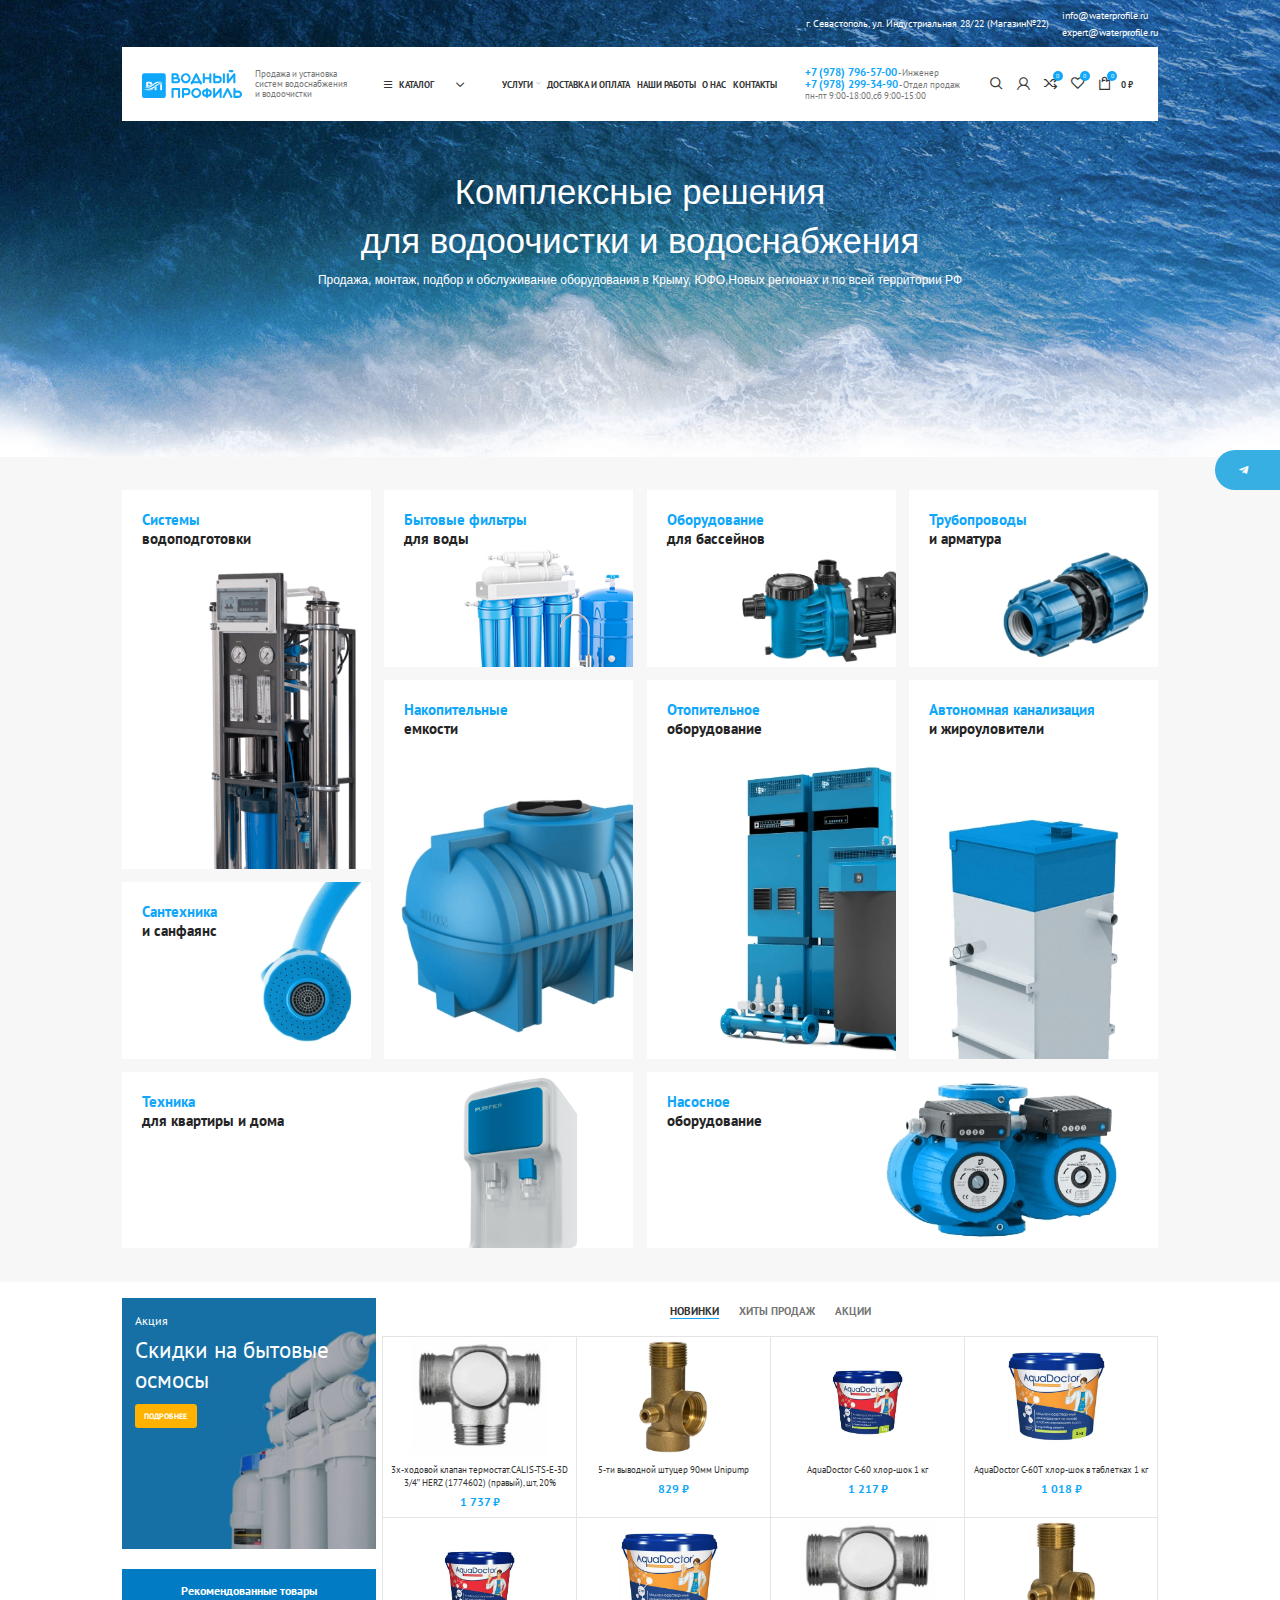
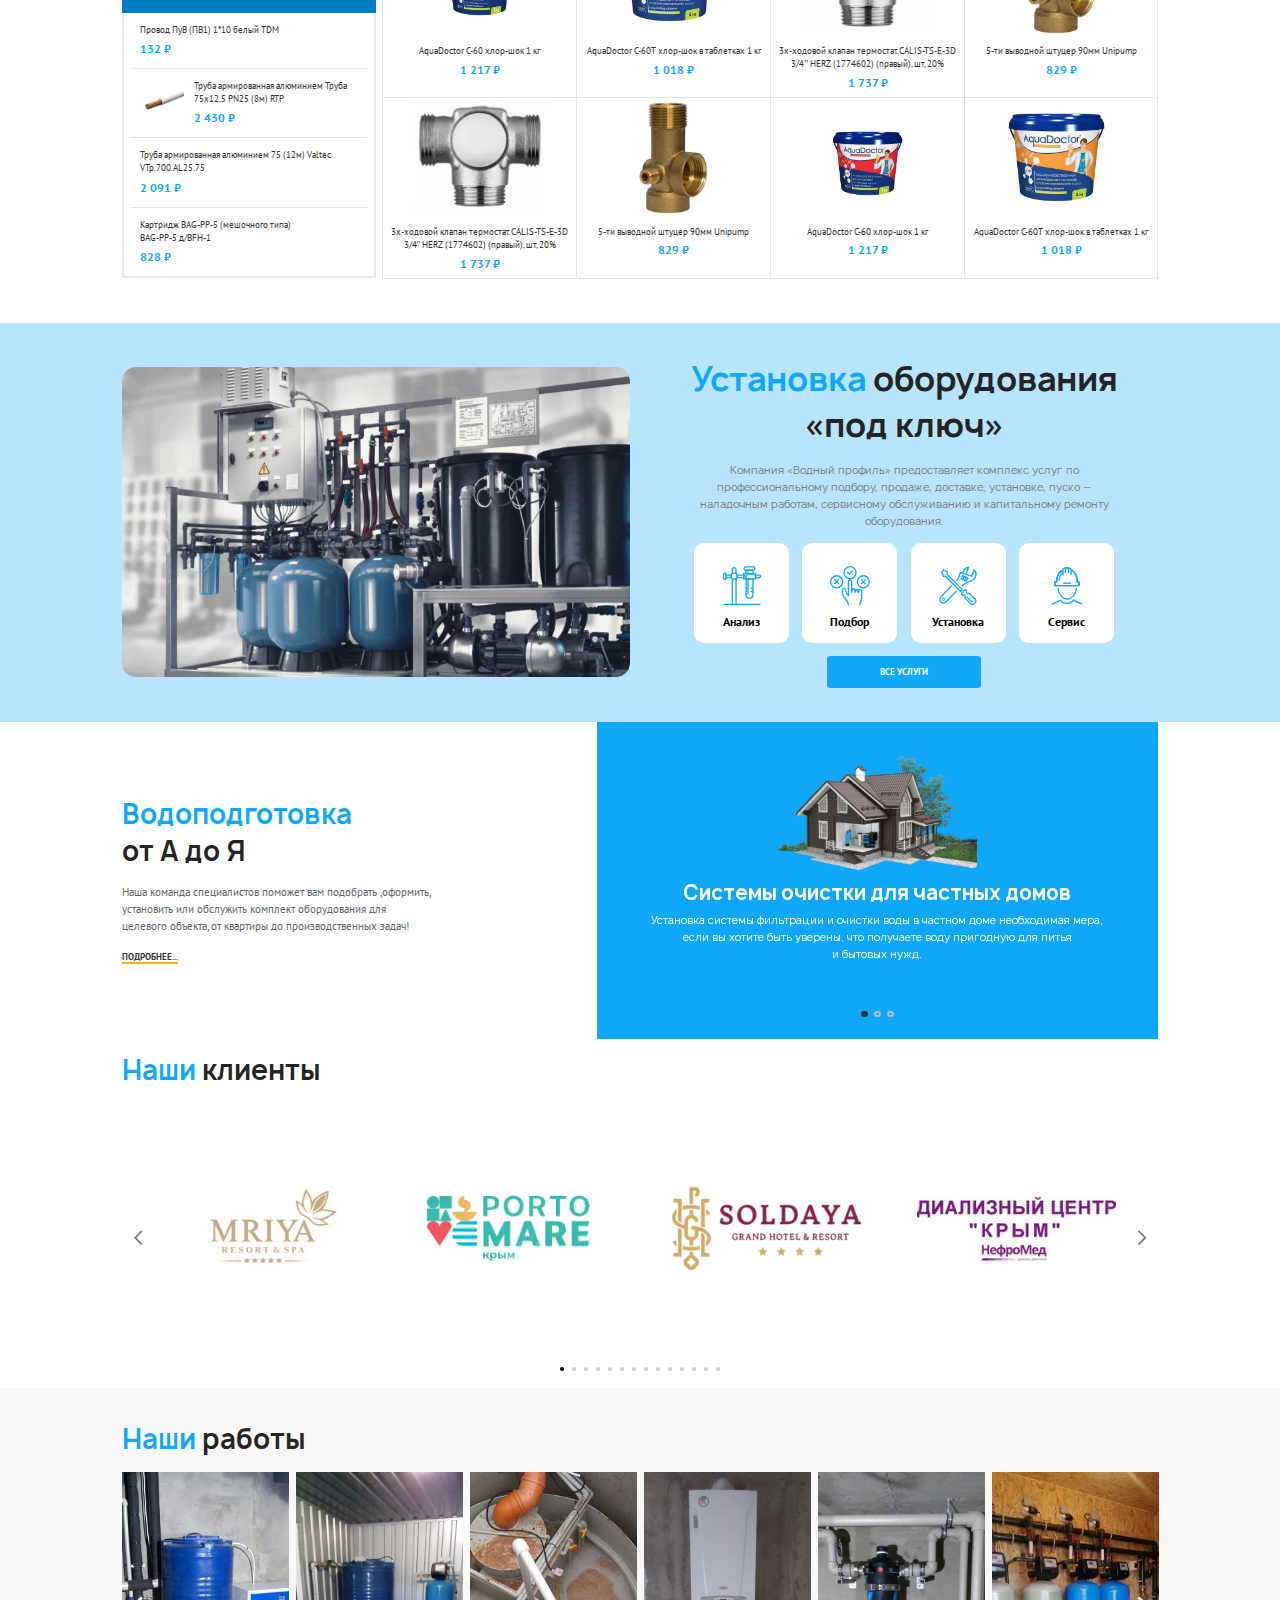
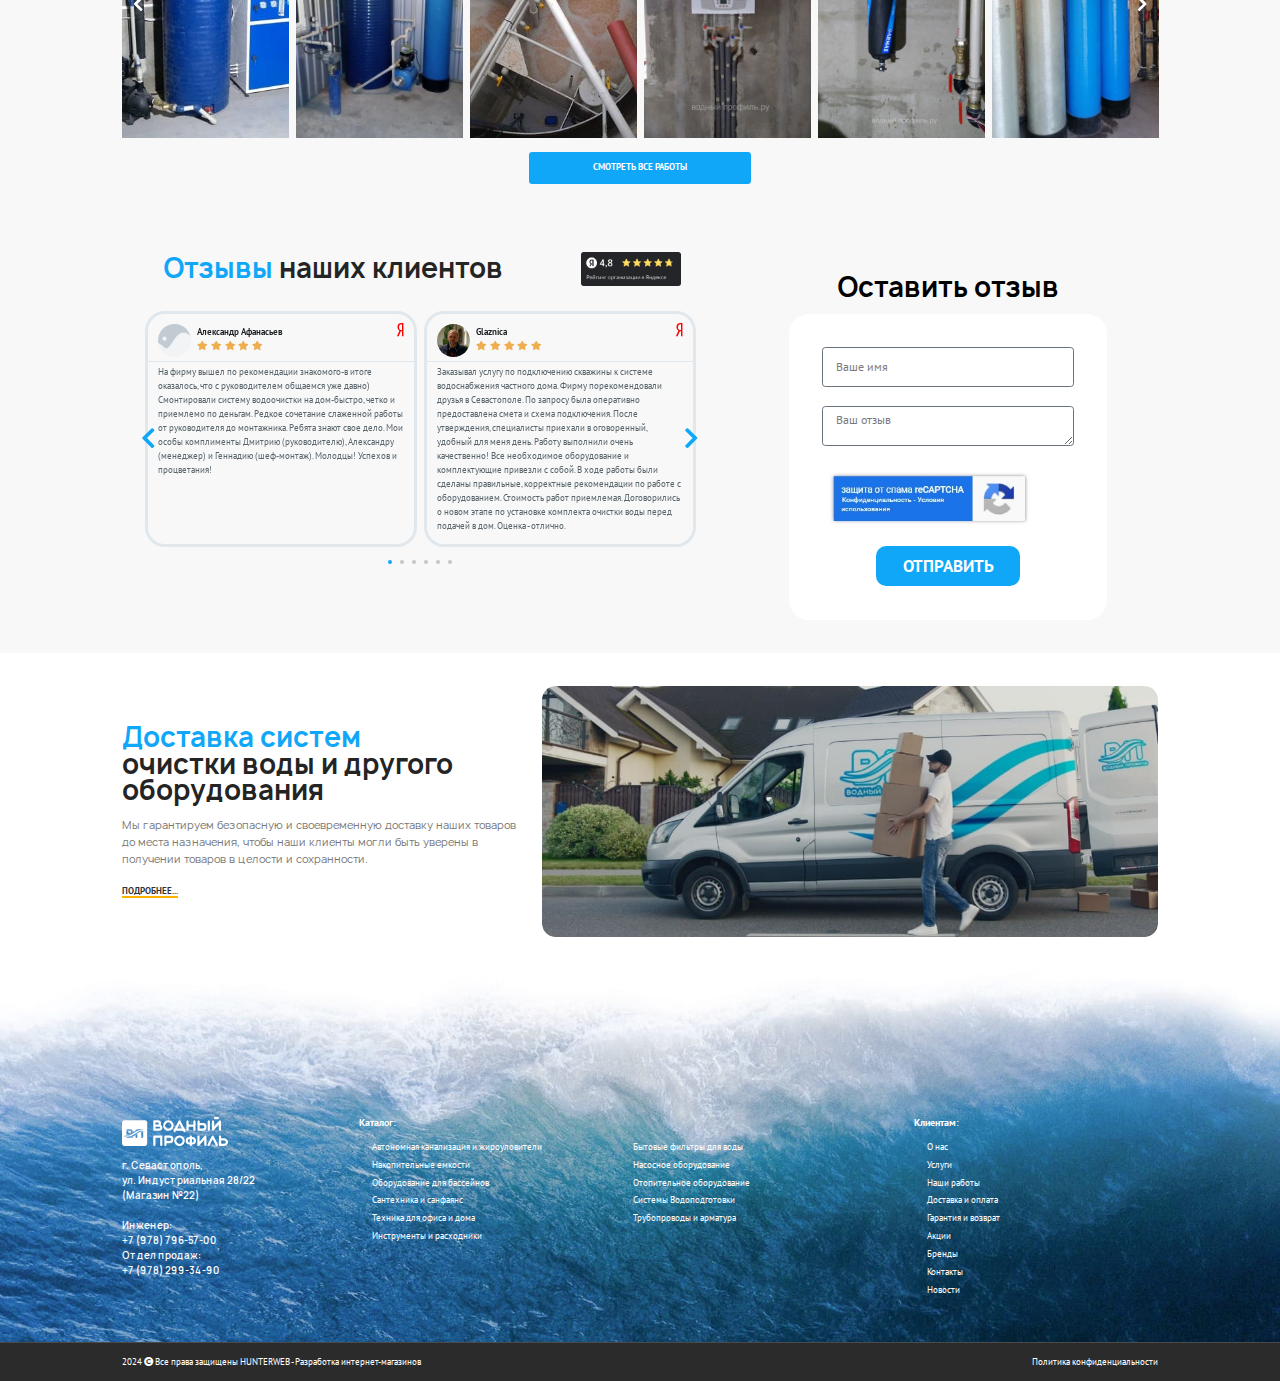
<file: index.html>
<!DOCTYPE html>
<!--[if lt IE 7]><html lang="ru" class="lt-ie9 lt-ie8 lt-ie7"><![endif]-->
<!--[if IE 7]><html lang="ru" class="lt-ie9 lt-ie8"><![endif]-->
<!--[if IE 8]><html lang="ru" class="lt-ie9"><![endif]-->
<!--[if gt IE 8]><!-->
<html lang="ru">
<!--<![endif]-->
<head>
	<meta charset="utf-8" />
	<title>Заголовок</title>
	<meta http-equiv="X-UA-Compatible" content="IE=edge" />
	<meta name="viewport" content="width=device-width, initial-scale=1, maximum-scale=1">
	<meta name="format-detection" content="telephone=no" />
	<link rel="shortcut icon" href="favicon.png" />
	<link rel="stylesheet" href="libs/bootstrap/bootstrap-grid.css" />
	<link rel="stylesheet" href="libs/fontawesome-free-5.12.0-web/css/all.min.css" />
	<link rel="stylesheet" href="libs/fancybox-master/dist/jquery.fancybox.min.css" />
	<link rel="stylesheet" href="libs/slick-1.5.9/slick/slick.css" />
	<link rel="stylesheet" href="libs/slick-1.5.9/slick/slick-theme.css" />
	<link rel="stylesheet" href="libs/ion.rangeSlider-master/css/ion.rangeSlider.min.css" />
	<link rel="stylesheet" href="css/fonts.css?ver=1.13" />
	<link rel="stylesheet" href="css/main.css?ver=1.13" />
	<link rel="stylesheet" href="css/media.css?ver=1.13" />
</head>
<body>

	<div class="wrapper">

		<div class="fixed-buttons">
			<a href="#" target="_blank" class="fixed-buttons__btn">
				<i class="fab fa-telegram-plane"></i>
			</a>
		</div>

		<div class="buttons-mobile">
			<div>
				<a href="#" class="btn-mobile btn-mobile_wishlist">
					<span class="btn-mobile__title">Избранное</span>
					<div class="btn-mobile__value">0</div>
				</a>
			</div>
			<div>
				<a href="#" class="btn-mobile btn-mobile_compare">
					<span class="btn-mobile__title">Сравнить</span>
					<div class="btn-mobile__value">0</div>
				</a>
			</div>
			<div>
				<a href="#" class="btn-mobile btn-mobile_account">
					<span class="btn-mobile__title">Личный кабинет</span>
				</a>
			</div>
			<div>
				<a href="#" class="btn-mobile btn-mobile_basket">
					<span class="btn-mobile__title">Корзина</span>
					<div class="btn-mobile__value">0</div>
				</a>
			</div>
		</div>

		<header class="header">
			<div class="container">
				<div class="header__top">
					<p>г. Севастополь, ул. Индустриальная 28/22 (Магазин№22)</p>
					<div class="header__mails">
						<a href="mailto:info@waterprofile.ru">info@waterprofile.ru</a>
						<a href="mailto:expert@waterprofile.ru">expert@waterprofile.ru</a>
					</div>
				</div>
				<div class="header__main">
					<div class="sandwich"><i class="far fa-bars"></i></div>
					<div class="logo-wrap">
						<a href="#" class="logo">
							<img src="img/logo.svg" alt="alt">
						</a>
						<div class="logo-descr">Продажа и установка систем водоснабжения и водоочистки</div>
					</div>
					<div class="catalog-wrap">
						<div class="btn-catalog">
							<i class="far fa-bars"></i>
							<span>Каталог</span>
							<i class="far fa-chevron-down"></i>
						</div>
						<div class="catalog-dropdown">
							<ul>
								<li class="catalog-dropdown__haschild">
									<a href="#">Автономная канализация и жироуловители</a>
									<ul>
										<li><a href="#">Жироуловители</a></li>
										<li><a href="#">Станции биологической очистки стоков</a></li>
									</ul>
								</li>
								<li class="catalog-dropdown__haschild">
									<a href="#">Бытовые фильтры для воды</a>
									<ul>
										<li><a href="#">Комплектующие для фильтров</a></li>
										<li><a href="#">Магистральные фильтры</a></li>
										<li><a href="#">Проточные системы</a></li>
										<li><a href="#">Системы обратного осмоса</a></li>
										<li><a href="#">Сменные модули и картриджи</a></li>
										<li><a href="#">Фильтры-кувшины</a></li>
									</ul>
								</li>
								<li class="catalog-dropdown__haschild">
									<a href="#">Накопительные емкости</a>
									<ul>
										<li><a href="#">Вертикальные емкости</a></li>
										<li><a href="#">Горизонтальные емкости</a></li>
										<li><a href="#">Емкости для душа и бидоны</a></li>
										<li><a href="#">Поплавки и врезки</a></li>
									</ul>
								</li>
								<li class="catalog-dropdown__haschild">
									<a href="#">Насосное оборудование</a>
									<ul>
										<li><a href="#">Автоматика для насосов</a></li>
										<li><a href="#">Гидроаккумуляторы</a></li>
										<li><a href="#">Дренажные и фекальные насосы</a></li>
										<li><a href="#">Канализационные установки</a></li>
										<li><a href="#">Комплектующие для насосов</a></li>
										<li><a href="#">Поверхностные насосы и станции</a></li>
										<li><a href="#">Скважинные насосы</a></li>
										<li><a href="#">Циркуляционные насосы</a></li>
									</ul>
								</li>
								<li class="catalog-dropdown__haschild">
									<a href="#">Оборудование для бассейнов</a>
									<ul>
										<li><a href="#">Закладные элементы</a></li>
										<li><a href="#">Насосы для бассейна</a></li>
										<li><a href="#">Оборудование для дезинфекции</a></li>
										<li><a href="#">Отделочные материалы</a></li>
										<li><a href="#">ПВХ (клеевые) трубы и фитинги</a></li>
										<li><a href="#">Уход и аксессуары</a></li>
										<li><a href="#">Химия для бассейнов</a></li>
									</ul>
								</li>
								<li class="catalog-dropdown__haschild">
									<a href="#">Отопительное оборудование</a>
									<ul>
										<li><a href="#">Водонагреватели</a></li>
										<li><a href="#">Газовые котлы</a></li>
										<li><a href="#">Запорная и регулирующая арматура</a></li>
										<li><a href="#">КИП (Манометры, термометры)</a></li>
										<li><a href="#">Коллекторы и Шкафы</a></li>
										<li><a href="#">Насосные группы и гидрострелки</a></li>
										<li><a href="#">Радиаторы и конвекторы</a></li>
										<li><a href="#">Расширительные баки и кронштейны</a></li>
										<li><a href="#">Теплый пол</a></li>
										<li><a href="#">Термоизоляция</a></li>
										<li><a href="#">Электрические котлы</a></li>
									</ul>
								</li>
								<li class="catalog-dropdown__haschild">
									<a href="#">Сантехника и санфаянс</a>
									<ul>
										<li><a href="#">Водомеры</a></li>
										<li><a href="#">Сифоны и водосточные трапы</a></li>
										<li><a href="#">Смесители</a></li>
										<li><a href="#">Унитазы, биде, инсталляции</a></li>
									</ul>
								</li>
								<li class="catalog-dropdown__haschild">
									<a href="#">Системы Водоподготовки</a>
									<ul>
										<li><a href="#">Промышленные системы обратного осмоса</a></li>
										<li><a href="#">Мешочные и дисковые фильтры</a></li>
										<li><a href="#">Системы умягчения воды</a></li>
										<li><a href="#">Сорбционные/угольные фильтры</a></li>
										<li><a href="#">УФ обеззараживатели</a></li>
										<li><a href="#">Фильтрующие загрузки и реагенты</a></li>
									</ul>
								</li>
								<li class="catalog-dropdown__haschild">
									<a href="#">Техника для офиса и дома</a>
									<ul>
										<li><a href="#">Системы защиты от протечек</a></li>
									</ul>
								</li>
								<li class="catalog-dropdown__haschild">
									<a href="#">Трубопроводы и арматура</a>
									<ul>
										<li><a href="#">Канализация</a></li>
										<li><a href="#">Краны приборные</a></li>
										<li><a href="#">Краны шаровые</a></li>
										<li><a href="#">Резьбовой фитинг</a></li>
										<li><a href="#">Труба и фитинги PP-R</a></li>
										<li><a href="#">Труба и фитинги ПНД</a></li>
										<li><a href="#">Электромагнитные клапаны</a></li>
									</ul>
								</li>
								<li class="catalog-dropdown__haschild">
									<a href="#">Электрооборудование</a>
									<ul>
										<li><a href="#">Кабель, провод, гофра</a></li>
										<li><a href="#">Модульное оборудование</a></li>
										<li><a href="#">Расходники для электромонтажа</a></li>
										<li><a href="#">Релейное оборудование</a></li>
										<li><a href="#">Розетки, выключатели, вилки</a></li>
										<li><a href="#">Светосигнальная арматура</a></li>
										<li><a href="#">Шкафы, боксы</a></li>
									</ul>
								</li>
								<li><a href="#">Инструменты и расходники</a></li>
							</ul>
						</div>
					</div>
					<ul class="menu">
						<li class="menu__haschild">
							<a href="#">Услуги</a>
							<div class="menu__dropdown">
								<ul>
									<li><a href="#">Подбор и монтаж всех видов отопительного оборудования</a></li>
									<li><a href="#">Монтаж насосного оборудования</a></li>
									<li><a href="#">Монтаж и обслуживание оборудования для бассейна</a></li>
									<li><a href="#">Проектирование и монтаж систем водоочистки любой производительности</a></li>
									<li><a href="#">Монтаж систем водоснабжения</a></li>
									<li><a href="#">Монтаж теплых полов</a></li>
									<li><a href="#">Подбор и монтаж станций биологической очистки</a></li>
									<li><a href="#">Обслуживание станций биологической очистки</a></li>
									<li><a href="#">Установка и обслуживание фильтров для воды</a></li>
									<li><a href="#">Бесплатный экспресс-анализ воды</a></li>
									<li><a href="#">Монтаж накопительных емкостей</a></li>
									<li><a href="#">Монтаж гелиосистем и тепловых насосов</a></li>
									<li><a href="#">Стыковая и электромуфтовая сварка ПНД труб любой сложности</a></li>
								</ul>
							</div>
						</li>
						<li><a href="#">Доставка и оплата</a></li>
						<li><a href="#">Наши работы</a></li>
						<li><a href="#">О нас</a></li>
						<li><a href="#">Контакты</a></li>
					</ul>
					<div class="header__contacts">
						<p><a href="tel:+79787965700">+7 (978) 796-57-00</a> - Инженер</p>
						<p><a href="tel:+79782993490">+7 (978) 299-34-90</a> - Отдел продаж</p>
						<p>пн-пт 9:00-18:00,сб 9:00-15:00</p>
					</div>
					<div class="header__buttons">
						<a href="#" class="btn-header btn-header_search">
							<span class="btn-header__icon"></span>
						</a>
						<a href="#" class="btn-header btn-header_user">
							<span class="btn-header__icon"></span>
						</a>
						<a href="#" class="btn-header btn-header_compare">
							<span class="btn-header__icon">
								<span class="btn-header__value">0</span>
							</span>
						</a>
						<a href="#" class="btn-header btn-header_favorites">
							<span class="btn-header__icon">
								<span class="btn-header__value">0</span>
							</span>
						</a>
						<a href="#" class="btn-header btn-header_basket">
							<span class="btn-header__icon">
								<span class="btn-header__value">0</span>
							</span>
							<div class="btn-header__text">0 ₽</div>
						</a>
					</div>
				</div>
			</div>
			<div class="menu-mobile">
				<div class="search-mobile">
					<form>
						<input type="text" placeholder="Поиск по товарам" required="required">
						<button class="search-mobile__button"></button>
					</form>
				</div>
				<ul class="tabs-menu">
					<li class="active"><a href="#tab_menu1">Меню</a></li>
					<li><a href="#tab_menu2">Категории</a></li>
				</ul>
				<div class="tab-container-menu">
					<div class="tab-pane-menu" id="tab_menu1">
						<ul class="menu-list">
							<li class="menu-list__haschild">
								<a href="#">Услуги</a>
								<span class="menu-list__open"><i class="far fa-chevron-right"></i></span>
								<ul>
									<li><a href="#">Подбор и монтаж всех видов отопительного оборудования</a></li>
									<li><a href="#">Монтаж насосного оборудования</a></li>
									<li><a href="#">Монтаж и обслуживание оборудования для бассейна</a></li>
									<li><a href="#">Проектирование и монтаж систем водоочистки любой производительности</a></li>
									<li><a href="#">Монтаж систем водоснабжения</a></li>
									<li><a href="#">Монтаж теплых полов</a></li>
									<li><a href="#">Подбор и монтаж станций биологической очистки</a></li>
									<li><a href="#">Обслуживание станций биологической очистки</a></li>
									<li><a href="#">Установка и обслуживание фильтров для воды</a></li>
									<li><a href="#">Бесплатный экспресс-анализ воды</a></li>
									<li><a href="#">Монтаж накопительных емкостей</a></li>
									<li><a href="#">Монтаж гелиосистем и тепловых насосов</a></li>
									<li><a href="#">Стыковая и электромуфтовая сварка ПНД труб любой сложности</a></li>
								</ul>
							</li>
							<li><a href="#">Доставка и оплата</a></li>
							<li><a href="#">Наши работы</a></li>
							<li><a href="#">О нас</a></li>
							<li><a href="#">Контакты</a></li>
							<li class="menu-list__wishlist"><a href="#">Избранное </a></li>
							<li class="menu-list__compare"><a href="#">Сравнить</a></li>
							<li class="menu-list__user"><a href="#">Войти / Зарегистрироваться</a></li>
						</ul>
					</div>
					<div class="tab-pane-menu" id="tab_menu2">
						<ul class="menu-list">
							<li class="menu-list__haschild">
								<a href="#">Автономная канализация и жироуловители</a>
								<span class="menu-list__open"><i class="far fa-chevron-right"></i></span>
								<ul>
									<li><a href="#">Жироуловители</a></li>
									<li><a href="#">Станции биологической очистки стоков</a></li>
								</ul>
							</li>
							<li class="menu-list__haschild">
								<a href="#">Бытовые фильтры для воды</a>
								<span class="menu-list__open"><i class="far fa-chevron-right"></i></span>
								<ul>
									<li><a href="#">Комплектующие для фильтров</a></li>
									<li><a href="#">Магистральные фильтры</a></li>
									<li><a href="#">Проточные системы</a></li>
									<li><a href="#">Системы обратного осмоса</a></li>
									<li><a href="#">Сменные модули и картриджи</a></li>
									<li><a href="#">Фильтры-кувшины</a></li>
								</ul>
							</li>
							<li class="menu-list__haschild">
								<a href="#">Накопительные емкости</a>
								<span class="menu-list__open"><i class="far fa-chevron-right"></i></span>
								<ul>
									<li><a href="#">Вертикальные емкости</a></li>
									<li><a href="#">Горизонтальные емкости</a></li>
									<li><a href="#">Емкости для душа и бидоны</a></li>
									<li><a href="#">Поплавки и врезки</a></li>
								</ul>
							</li>
							<li class="menu-list__haschild">
								<a href="#">Насосное оборудование</a>
								<span class="menu-list__open"><i class="far fa-chevron-right"></i></span>
								<ul>
									<li><a href="#">Автоматика для насосов</a></li>
									<li><a href="#">Гидроаккумуляторы</a></li>
									<li><a href="#">Дренажные и фекальные насосы</a></li>
									<li><a href="#">Канализационные установки</a></li>
									<li><a href="#">Комплектующие для насосов</a></li>
									<li><a href="#">Поверхностные насосы и станции</a></li>
									<li><a href="#">Скважинные насосы</a></li>
									<li><a href="#">Циркуляционные насосы</a></li>
								</ul>
							</li>
							<li class="menu-list__haschild">
								<a href="#">Оборудование для бассейнов</a>
								<span class="menu-list__open"><i class="far fa-chevron-right"></i></span>
								<ul>
									<li><a href="#">Закладные элементы</a></li>
									<li><a href="#">Насосы для бассейна</a></li>
									<li><a href="#">Оборудование для дезинфекции</a></li>
									<li><a href="#">Отделочные материалы</a></li>
									<li><a href="#">ПВХ (клеевые) трубы и фитинги</a></li>
									<li><a href="#">Уход и аксессуары</a></li>
									<li><a href="#">Химия для бассейнов</a></li>
								</ul>
							</li>
							<li class="menu-list__haschild">
								<a href="#">Отопительное оборудование</a>
								<span class="menu-list__open"><i class="far fa-chevron-right"></i></span>
								<ul>
									<li><a href="#">Водонагреватели</a></li>
									<li><a href="#">Газовые котлы</a></li>
									<li><a href="#">Запорная и регулирующая арматура</a></li>
									<li><a href="#">КИП (Манометры, термометры)</a></li>
									<li><a href="#">Коллекторы и Шкафы</a></li>
									<li><a href="#">Насосные группы и гидрострелки</a></li>
									<li><a href="#">Радиаторы и конвекторы</a></li>
									<li><a href="#">Расширительные баки и кронштейны</a></li>
									<li><a href="#">Теплый пол</a></li>
									<li><a href="#">Термоизоляция</a></li>
									<li><a href="#">Электрические котлы</a></li>
								</ul>
							</li>
							<li class="menu-list__haschild">
								<a href="#">Сантехника и санфаянс</a>
								<span class="menu-list__open"><i class="far fa-chevron-right"></i></span>
								<ul>
									<li><a href="#">Водомеры</a></li>
									<li><a href="#">Сифоны и водосточные трапы</a></li>
									<li><a href="#">Смесители</a></li>
									<li><a href="#">Унитазы, биде, инсталляции</a></li>
								</ul>
							</li>
							<li class="menu-list__haschild">
								<a href="#">Системы Водоподготовки</a>
								<span class="menu-list__open"><i class="far fa-chevron-right"></i></span>
								<ul>
									<li><a href="#">Промышленные системы обратного осмоса</a></li>
									<li><a href="#">Мешочные и дисковые фильтры</a></li>
									<li><a href="#">Системы умягчения воды</a></li>
									<li><a href="#">Сорбционные/угольные фильтры</a></li>
									<li><a href="#">УФ обеззараживатели</a></li>
									<li><a href="#">Фильтрующие загрузки и реагенты</a></li>
								</ul>
							</li>
							<li class="menu-list__haschild">
								<a href="#">Техника для офиса и дома</a>
								<span class="menu-list__open"><i class="far fa-chevron-right"></i></span>
								<ul>
									<li><a href="#">Системы защиты от протечек</a></li>
								</ul>
							</li>
							<li class="menu-list__haschild">
								<a href="#">Трубопроводы и арматура</a>
								<span class="menu-list__open"><i class="far fa-chevron-right"></i></span>
								<ul>
									<li><a href="#">Канализация</a></li>
									<li><a href="#">Краны приборные</a></li>
									<li><a href="#">Краны шаровые</a></li>
									<li><a href="#">Резьбовой фитинг</a></li>
									<li><a href="#">Труба и фитинги PP-R</a></li>
									<li><a href="#">Труба и фитинги ПНД</a></li>
									<li><a href="#">Электромагнитные клапаны</a></li>
								</ul>
							</li>
							<li class="menu-list__haschild">
								<a href="#">Электрооборудование</a>
								<span class="menu-list__open"><i class="far fa-chevron-right"></i></span>
								<ul>
									<li><a href="#">Кабель, провод, гофра</a></li>
									<li><a href="#">Модульное оборудование</a></li>
									<li><a href="#">Расходники для электромонтажа</a></li>
									<li><a href="#">Релейное оборудование</a></li>
									<li><a href="#">Розетки, выключатели, вилки</a></li>
									<li><a href="#">Светосигнальная арматура</a></li>
									<li><a href="#">Шкафы, боксы</a></li>
								</ul>
							</li>
							<li><a href="#">Инструменты и расходники</a></li>
						</ul>
					</div>
				</div>
			</div>
			<div class="menu-overlay"></div>
		</header>

		<section class="billbord">
			<div class="container">
				<div class="billbord__content">
					<h1 class="title-big">Комплексные решения <br>для водоочистки и водоснабжения</h1>
					<p>Продажа, монтаж, подбор и обслуживание оборудования в Крыму, ЮФО,Новых регионах и по всей территории РФ</p>
				</div>
			</div>
		</section>

		<section class="categories">
			<div class="container">
				<div class="row row_main">
					<div class="col-lg-3 col-6">
						<a href="#" class="item-category">
							<span class="item-category__title"><span>Системы</span> водоподготовки</span>
							<span class="item-category__image">
								<img src="img/category1.png" alt="alt">
							</span>
						</a>
						<a href="#" class="item-category item-category_small">
							<span class="item-category__title"><span>Сантехника</span> и санфаянс</span>
							<span class="item-category__image">
								<img src="img/category2.jpg" alt="alt">
							</span>
						</a>
					</div>
					<div class="col-lg-3 col-6">
						<a href="#" class="item-category item-category_small">
							<span class="item-category__title"><span>Бытовые фильтры</span> для воды</span>
							<span class="item-category__image">
								<img src="img/category3.jpg" alt="alt">
							</span>
						</a>
						<a href="#" class="item-category">
							<span class="item-category__title"><span>Накопительные</span> емкости</span>
							<span class="item-category__image">
								<img src="img/category4.jpg" alt="alt">
							</span>
						</a>
					</div>
					<div class="col-lg-3 col-6">
						<a href="#" class="item-category item-category_small">
							<span class="item-category__title"><span>Оборудование</span> для бассейнов</span>
							<span class="item-category__image">
								<img src="img/category5.jpg" alt="alt">
							</span>
						</a>
						<a href="#" class="item-category">
							<span class="item-category__title"><span>Отопительное</span> оборудование</span>
							<span class="item-category__image">
								<img src="img/category6.jpg" alt="alt">
							</span>
						</a>
					</div>
					<div class="col-lg-3 col-6">
						<a href="#" class="item-category item-category_small">
							<span class="item-category__title"><span>Трубопроводы</span> и арматура</span>
							<span class="item-category__image">
								<img src="img/category7.jpg" alt="alt">
							</span>
						</a>
						<a href="#" class="item-category">
							<span class="item-category__title"><span>Автономная канализация</span> и жироуловители</span>
							<span class="item-category__image">
								<img src="img/category8.jpg" alt="alt">
							</span>
						</a>
					</div>
					<div class="col-lg-6 col-6">
						<a href="#" class="item-category item-category_small">
							<span class="item-category__title"><span>Техника</span> для квартиры и дома</span>
							<span class="item-category__image">
								<img src="img/category9.png" alt="alt">
							</span>
						</a>
					</div>
					<div class="col-lg-6 col-6">
						<a href="#" class="item-category item-category_small">
							<span class="item-category__title"><span>Насосное</span> оборудование</span>
							<span class="item-category__image">
								<img src="img/category10.jpg" alt="alt">
							</span>
						</a>
					</div>
				</div>
			</div>
		</section>

		<section class="catalog">
			<div class="container">
				<div class="row row_min">
					<div class="col-lg-3">
						<a href="#" class="banner">
							<span class="banner__content">
								<span class="banner__subtitle">Акция</span>
								<span class="banner__title">Скидки на бытовые осмосы</span>
								<span class="banner__btn">Подробнее</span>
							</span>
							<span class="banner__image">
								<img src="img/banner1.jpg" alt="alt">
							</span>
						</a>
						<div class="sidebar-recommendations">
							<div class="sidebar-recommendations__head">Рекомендованные товары</div>
							<div class="sidebar-recommendations__content">
								<ul class="list-products">
									<li>
										<a href="#" class="list-products__item">
											<span class="list-products__content">Провод ПуВ (ПВ1) 1*10 белый TDM <span class="price-main">132 ₽</span></span>
										</a>
									</li>
									<li>
										<a href="#" class="list-products__item">
											<span class="list-products__image">
												<img src="img/list_product1.png" alt="alt">
											</span>
											<span class="list-products__content">Труба армированная алюминием Труба 75х12,5 PN25 (8м) RTP <span class="price-main">2 430 ₽</span></span>
										</a>
									</li>
									<li>
										<a href="#" class="list-products__item">
											
											<span class="list-products__content">Труба армированная алюминием 75 (12м) Valtec VTp.700.AL25.75 <span class="price-main">2 091 ₽</span></span>
										</a>
									</li>
									<li>
										<a href="#" class="list-products__item">
											
											<span class="list-products__content">Картридж BAG-PP-5 (мешочного типа) <br>BAG-PP-5 д/BFH-1 <span class="price-main">828 ₽</span></span>
										</a>
									</li>
								</ul>
							</div>
						</div>
					</div>
					<div class="col-lg-9">
						<ul class="tabs">
							<li class="active"><a href="#tab1">Новинки</a></li>
							<li><a href="#tab2">Хиты продаж</a></li>
							<li><a href="#tab3">Акции</a></li>
						</ul>
						<div class="tab-container">
							<div class="tab-pane" id="tab1">
								<div class="row row_catalog">
									<div class="col-lg-3 col-md-4 col-6">
										<div class="item-catalog">
											<div class="item-catalog__image">
												<img src="img/catalog1.jpg" alt="alt">
												<div class="item-catalog__buttons">
													<a href="#" class="btn-add"><span>В корзину</span></a>
													<a href="#quick-order" class="btn-buy fancybox"> Купить в один клик</a>
												</div>
												<div class="item-catalog__action">
													<a href="#" class="btn-action btn-action_compare"><span class="tooltip-main">Сравнить</span></a>
													<a href="#quick-view" class="btn-action btn-action_view fancybox"><span class="tooltip-main">Быстрый просмотр </span></a>
													<a href="#" class="btn-action btn-action_wishlist"><span class="tooltip-main">В избранное </span></a>
												</div>
											</div>
											<div class="item-catalog__content">
												<a href="#" class="item-catalog__title">3х-ходовой клапан термостат.CALIS-TS-E-3D 3/4″ HERZ (1774602) (правый), шт, 20%</a>
												<div class="price-main">1 737 ₽</div>
											</div>
										</div>
									</div>
									<div class="col-lg-3 col-md-4 col-6">
										<div class="item-catalog">
											<div class="item-catalog__image">
												<img src="img/catalog2.jpg" alt="alt">
												<div class="item-catalog__buttons">
													<a href="#" class="btn-add"><span>В корзину</span></a>
													<a href="#quick-order" class="btn-buy fancybox"> Купить в один клик</a>
												</div>
												<div class="item-catalog__action">
													<a href="#" class="btn-action btn-action_compare"><span class="tooltip-main">Сравнить</span></a>
													<a href="#quick-view" class="btn-action btn-action_view fancybox"><span class="tooltip-main">Быстрый просмотр </span></a>
													<a href="#" class="btn-action btn-action_wishlist"><span class="tooltip-main">В избранное </span></a>
												</div>
											</div>
											<div class="item-catalog__content">
												<a href="#" class="item-catalog__title">5-ти выводной штуцер 90мм Unipump</a>
												<div class="price-main">829 ₽</div>
											</div>
										</div>
									</div>
									<div class="col-lg-3 col-md-4 col-6">
										<div class="item-catalog">
											<div class="item-catalog__image">
												<img src="img/catalog3.jpg" alt="alt">
												<div class="item-catalog__buttons">
													<a href="#" class="btn-add"><span>В корзину</span></a>
													<a href="#quick-order" class="btn-buy fancybox"> Купить в один клик</a>
												</div>
												<div class="item-catalog__action">
													<a href="#" class="btn-action btn-action_compare"><span class="tooltip-main">Сравнить</span></a>
													<a href="#quick-view" class="btn-action btn-action_view fancybox"><span class="tooltip-main">Быстрый просмотр </span></a>
													<a href="#" class="btn-action btn-action_wishlist"><span class="tooltip-main">В избранное </span></a>
												</div>
											</div>
											<div class="item-catalog__content">
												<a href="#" class="item-catalog__title">AquaDoctor C-60 хлор-шок 1 кг</a>
												<div class="price-main">1 217 ₽</div>
											</div>
										</div>
									</div>
									<div class="col-lg-3 col-md-4 col-6">
										<div class="item-catalog">
											<div class="item-catalog__image">
												<img src="img/catalog4.jpg" alt="alt">
												<div class="item-catalog__buttons">
													<a href="#" class="btn-add"><span>В корзину</span></a>
													<a href="#quick-order" class="btn-buy fancybox"> Купить в один клик</a>
												</div>
												<div class="item-catalog__action">
													<a href="#" class="btn-action btn-action_compare"><span class="tooltip-main">Сравнить</span></a>
													<a href="#quick-view" class="btn-action btn-action_view fancybox"><span class="tooltip-main">Быстрый просмотр </span></a>
													<a href="#" class="btn-action btn-action_wishlist"><span class="tooltip-main">В избранное </span></a>
												</div>
											</div>
											<div class="item-catalog__content">
												<a href="#" class="item-catalog__title">AquaDoctor C-60T хлор-шок в таблетках 1 кг</a>
												<div class="price-main">1 018 ₽</div>
											</div>
										</div>
									</div>
									<div class="col-lg-3 col-md-4 col-6">
										<div class="item-catalog">
											<div class="item-catalog__image">
												<img src="img/catalog3.jpg" alt="alt">
												<div class="item-catalog__buttons">
													<a href="#" class="btn-add"><span>В корзину</span></a>
													<a href="#quick-order" class="btn-buy fancybox"> Купить в один клик</a>
												</div>
												<div class="item-catalog__action">
													<a href="#" class="btn-action btn-action_compare"><span class="tooltip-main">Сравнить</span></a>
													<a href="#quick-view" class="btn-action btn-action_view fancybox"><span class="tooltip-main">Быстрый просмотр </span></a>
													<a href="#" class="btn-action btn-action_wishlist"><span class="tooltip-main">В избранное </span></a>
												</div>
											</div>
											<div class="item-catalog__content">
												<a href="#" class="item-catalog__title">AquaDoctor C-60 хлор-шок 1 кг</a>
												<div class="price-main">1 217 ₽</div>
											</div>
										</div>
									</div>
									<div class="col-lg-3 col-md-4 col-6">
										<div class="item-catalog">
											<div class="item-catalog__image">
												<img src="img/catalog4.jpg" alt="alt">
												<div class="item-catalog__buttons">
													<a href="#" class="btn-add"><span>В корзину</span></a>
													<a href="#quick-order" class="btn-buy fancybox"> Купить в один клик</a>
												</div>
												<div class="item-catalog__action">
													<a href="#" class="btn-action btn-action_compare"><span class="tooltip-main">Сравнить</span></a>
													<a href="#quick-view" class="btn-action btn-action_view fancybox"><span class="tooltip-main">Быстрый просмотр </span></a>
													<a href="#" class="btn-action btn-action_wishlist"><span class="tooltip-main">В избранное </span></a>
												</div>
											</div>
											<div class="item-catalog__content">
												<a href="#" class="item-catalog__title">AquaDoctor C-60T хлор-шок в таблетках 1 кг</a>
												<div class="price-main">1 018 ₽</div>
											</div>
										</div>
									</div>
									<div class="col-lg-3 col-md-4 col-6">
										<div class="item-catalog">
											<div class="item-catalog__image">
												<img src="img/catalog1.jpg" alt="alt">
												<div class="item-catalog__buttons">
													<a href="#" class="btn-add"><span>В корзину</span></a>
													<a href="#quick-order" class="btn-buy fancybox"> Купить в один клик</a>
												</div>
												<div class="item-catalog__action">
													<a href="#" class="btn-action btn-action_compare"><span class="tooltip-main">Сравнить</span></a>
													<a href="#quick-view" class="btn-action btn-action_view fancybox"><span class="tooltip-main">Быстрый просмотр </span></a>
													<a href="#" class="btn-action btn-action_wishlist"><span class="tooltip-main">В избранное </span></a>
												</div>
											</div>
											<div class="item-catalog__content">
												<a href="#" class="item-catalog__title">3х-ходовой клапан термостат.CALIS-TS-E-3D 3/4″ HERZ (1774602) (правый), шт, 20%</a>
												<div class="price-main">1 737 ₽</div>
											</div>
										</div>
									</div>
									<div class="col-lg-3 col-md-4 col-6">
										<div class="item-catalog">
											<div class="item-catalog__image">
												<img src="img/catalog2.jpg" alt="alt">
												<div class="item-catalog__buttons">
													<a href="#" class="btn-add"><span>В корзину</span></a>
													<a href="#quick-order" class="btn-buy fancybox"> Купить в один клик</a>
												</div>
												<div class="item-catalog__action">
													<a href="#" class="btn-action btn-action_compare"><span class="tooltip-main">Сравнить</span></a>
													<a href="#quick-view" class="btn-action btn-action_view fancybox"><span class="tooltip-main">Быстрый просмотр </span></a>
													<a href="#" class="btn-action btn-action_wishlist"><span class="tooltip-main">В избранное </span></a>
												</div>
											</div>
											<div class="item-catalog__content">
												<a href="#" class="item-catalog__title">5-ти выводной штуцер 90мм Unipump</a>
												<div class="price-main">829 ₽</div>
											</div>
										</div>
									</div>
									<div class="col-lg-3 col-md-4 col-6">
										<div class="item-catalog">
											<div class="item-catalog__image">
												<img src="img/catalog1.jpg" alt="alt">
												<div class="item-catalog__buttons">
													<a href="#" class="btn-add"><span>В корзину</span></a>
													<a href="#quick-order" class="btn-buy fancybox"> Купить в один клик</a>
												</div>
												<div class="item-catalog__action">
													<a href="#" class="btn-action btn-action_compare"><span class="tooltip-main">Сравнить</span></a>
													<a href="#quick-view" class="btn-action btn-action_view fancybox"><span class="tooltip-main">Быстрый просмотр </span></a>
													<a href="#" class="btn-action btn-action_wishlist"><span class="tooltip-main">В избранное </span></a>
												</div>
											</div>
											<div class="item-catalog__content">
												<a href="#" class="item-catalog__title">3х-ходовой клапан термостат.CALIS-TS-E-3D 3/4″ HERZ (1774602) (правый), шт, 20%</a>
												<div class="price-main">1 737 ₽</div>
											</div>
										</div>
									</div>
									<div class="col-lg-3 col-md-4 col-6">
										<div class="item-catalog">
											<div class="item-catalog__image">
												<img src="img/catalog2.jpg" alt="alt">
												<div class="item-catalog__buttons">
													<a href="#" class="btn-add"><span>В корзину</span></a>
													<a href="#quick-order" class="btn-buy fancybox"> Купить в один клик</a>
												</div>
												<div class="item-catalog__action">
													<a href="#" class="btn-action btn-action_compare"><span class="tooltip-main">Сравнить</span></a>
													<a href="#quick-view" class="btn-action btn-action_view fancybox"><span class="tooltip-main">Быстрый просмотр </span></a>
													<a href="#" class="btn-action btn-action_wishlist"><span class="tooltip-main">В избранное </span></a>
												</div>
											</div>
											<div class="item-catalog__content">
												<a href="#" class="item-catalog__title">5-ти выводной штуцер 90мм Unipump</a>
												<div class="price-main">829 ₽</div>
											</div>
										</div>
									</div>
									<div class="col-lg-3 col-md-4 col-6">
										<div class="item-catalog">
											<div class="item-catalog__image">
												<img src="img/catalog3.jpg" alt="alt">
												<div class="item-catalog__buttons">
													<a href="#" class="btn-add"><span>В корзину</span></a>
													<a href="#quick-order" class="btn-buy fancybox"> Купить в один клик</a>
												</div>
												<div class="item-catalog__action">
													<a href="#" class="btn-action btn-action_compare"><span class="tooltip-main">Сравнить</span></a>
													<a href="#quick-view" class="btn-action btn-action_view fancybox"><span class="tooltip-main">Быстрый просмотр </span></a>
													<a href="#" class="btn-action btn-action_wishlist"><span class="tooltip-main">В избранное </span></a>
												</div>
											</div>
											<div class="item-catalog__content">
												<a href="#" class="item-catalog__title">AquaDoctor C-60 хлор-шок 1 кг</a>
												<div class="price-main">1 217 ₽</div>
											</div>
										</div>
									</div>
									<div class="col-lg-3 col-md-4 col-6">
										<div class="item-catalog">
											<div class="item-catalog__image">
												<img src="img/catalog4.jpg" alt="alt">
												<div class="item-catalog__buttons">
													<a href="#" class="btn-add"><span>В корзину</span></a>
													<a href="#quick-order" class="btn-buy fancybox"> Купить в один клик</a>
												</div>
												<div class="item-catalog__action">
													<a href="#" class="btn-action btn-action_compare"><span class="tooltip-main">Сравнить</span></a>
													<a href="#quick-view" class="btn-action btn-action_view fancybox"><span class="tooltip-main">Быстрый просмотр </span></a>
													<a href="#" class="btn-action btn-action_wishlist"><span class="tooltip-main">В избранное </span></a>
												</div>
											</div>
											<div class="item-catalog__content">
												<a href="#" class="item-catalog__title">AquaDoctor C-60T хлор-шок в таблетках 1 кг</a>
												<div class="price-main">1 018 ₽</div>
											</div>
										</div>
									</div>
								</div>
							</div>
							<div class="tab-pane" id="tab2">
								<div class="row row_catalog">
									<div class="col-lg-3 col-md-4 col-6">
										<div class="item-catalog">
											<div class="item-catalog__image">
												<img src="img/catalog1.jpg" alt="alt">
												<div class="item-catalog__buttons">
													<a href="#" class="btn-add"><span>В корзину</span></a>
													<a href="#quick-order" class="btn-buy fancybox"> Купить в один клик</a>
												</div>
												<div class="item-catalog__action">
													<a href="#" class="btn-action btn-action_compare"><span class="tooltip-main">Сравнить</span></a>
													<a href="#quick-view" class="btn-action btn-action_view fancybox"><span class="tooltip-main">Быстрый просмотр </span></a>
													<a href="#" class="btn-action btn-action_wishlist"><span class="tooltip-main">В избранное </span></a>
												</div>
											</div>
											<div class="item-catalog__content">
												<a href="#" class="item-catalog__title">3х-ходовой клапан термостат.CALIS-TS-E-3D 3/4″ HERZ (1774602) (правый), шт, 20%</a>
												<div class="price-main">1 737 ₽</div>
											</div>
										</div>
									</div>
									<div class="col-lg-3 col-md-4 col-6">
										<div class="item-catalog">
											<div class="item-catalog__image">
												<img src="img/catalog2.jpg" alt="alt">
												<div class="item-catalog__buttons">
													<a href="#" class="btn-add"><span>В корзину</span></a>
													<a href="#quick-order" class="btn-buy fancybox"> Купить в один клик</a>
												</div>
												<div class="item-catalog__action">
													<a href="#" class="btn-action btn-action_compare"><span class="tooltip-main">Сравнить</span></a>
													<a href="#quick-view" class="btn-action btn-action_view fancybox"><span class="tooltip-main">Быстрый просмотр </span></a>
													<a href="#" class="btn-action btn-action_wishlist"><span class="tooltip-main">В избранное </span></a>
												</div>
											</div>
											<div class="item-catalog__content">
												<a href="#" class="item-catalog__title">5-ти выводной штуцер 90мм Unipump</a>
												<div class="price-main">829 ₽</div>
											</div>
										</div>
									</div>
									<div class="col-lg-3 col-md-4 col-6">
										<div class="item-catalog">
											<div class="item-catalog__image">
												<img src="img/catalog3.jpg" alt="alt">
												<div class="item-catalog__buttons">
													<a href="#" class="btn-add"><span>В корзину</span></a>
													<a href="#quick-order" class="btn-buy fancybox"> Купить в один клик</a>
												</div>
												<div class="item-catalog__action">
													<a href="#" class="btn-action btn-action_compare"><span class="tooltip-main">Сравнить</span></a>
													<a href="#quick-view" class="btn-action btn-action_view fancybox"><span class="tooltip-main">Быстрый просмотр </span></a>
													<a href="#" class="btn-action btn-action_wishlist"><span class="tooltip-main">В избранное </span></a>
												</div>
											</div>
											<div class="item-catalog__content">
												<a href="#" class="item-catalog__title">AquaDoctor C-60 хлор-шок 1 кг</a>
												<div class="price-main">1 217 ₽</div>
											</div>
										</div>
									</div>
									<div class="col-lg-3 col-md-4 col-6">
										<div class="item-catalog">
											<div class="item-catalog__image">
												<img src="img/catalog4.jpg" alt="alt">
												<div class="item-catalog__buttons">
													<a href="#" class="btn-add"><span>В корзину</span></a>
													<a href="#quick-order" class="btn-buy fancybox"> Купить в один клик</a>
												</div>
												<div class="item-catalog__action">
													<a href="#" class="btn-action btn-action_compare"><span class="tooltip-main">Сравнить</span></a>
													<a href="#quick-view" class="btn-action btn-action_view fancybox"><span class="tooltip-main">Быстрый просмотр </span></a>
													<a href="#" class="btn-action btn-action_wishlist"><span class="tooltip-main">В избранное </span></a>
												</div>
											</div>
											<div class="item-catalog__content">
												<a href="#" class="item-catalog__title">AquaDoctor C-60T хлор-шок в таблетках 1 кг</a>
												<div class="price-main">1 018 ₽</div>
											</div>
										</div>
									</div>
									<div class="col-lg-3 col-md-4 col-6">
										<div class="item-catalog">
											<div class="item-catalog__image">
												<img src="img/catalog3.jpg" alt="alt">
												<div class="item-catalog__buttons">
													<a href="#" class="btn-add"><span>В корзину</span></a>
													<a href="#quick-order" class="btn-buy fancybox"> Купить в один клик</a>
												</div>
												<div class="item-catalog__action">
													<a href="#" class="btn-action btn-action_compare"><span class="tooltip-main">Сравнить</span></a>
													<a href="#quick-view" class="btn-action btn-action_view fancybox"><span class="tooltip-main">Быстрый просмотр </span></a>
													<a href="#" class="btn-action btn-action_wishlist"><span class="tooltip-main">В избранное </span></a>
												</div>
											</div>
											<div class="item-catalog__content">
												<a href="#" class="item-catalog__title">AquaDoctor C-60 хлор-шок 1 кг</a>
												<div class="price-main">1 217 ₽</div>
											</div>
										</div>
									</div>
									<div class="col-lg-3 col-md-4 col-6">
										<div class="item-catalog">
											<div class="item-catalog__image">
												<img src="img/catalog4.jpg" alt="alt">
												<div class="item-catalog__buttons">
													<a href="#" class="btn-add"><span>В корзину</span></a>
													<a href="#quick-order" class="btn-buy fancybox"> Купить в один клик</a>
												</div>
												<div class="item-catalog__action">
													<a href="#" class="btn-action btn-action_compare"><span class="tooltip-main">Сравнить</span></a>
													<a href="#quick-view" class="btn-action btn-action_view fancybox"><span class="tooltip-main">Быстрый просмотр </span></a>
													<a href="#" class="btn-action btn-action_wishlist"><span class="tooltip-main">В избранное </span></a>
												</div>
											</div>
											<div class="item-catalog__content">
												<a href="#" class="item-catalog__title">AquaDoctor C-60T хлор-шок в таблетках 1 кг</a>
												<div class="price-main">1 018 ₽</div>
											</div>
										</div>
									</div>
									<div class="col-lg-3 col-md-4 col-6">
										<div class="item-catalog">
											<div class="item-catalog__image">
												<img src="img/catalog1.jpg" alt="alt">
												<div class="item-catalog__buttons">
													<a href="#" class="btn-add"><span>В корзину</span></a>
													<a href="#quick-order" class="btn-buy fancybox"> Купить в один клик</a>
												</div>
												<div class="item-catalog__action">
													<a href="#" class="btn-action btn-action_compare"><span class="tooltip-main">Сравнить</span></a>
													<a href="#quick-view" class="btn-action btn-action_view fancybox"><span class="tooltip-main">Быстрый просмотр </span></a>
													<a href="#" class="btn-action btn-action_wishlist"><span class="tooltip-main">В избранное </span></a>
												</div>
											</div>
											<div class="item-catalog__content">
												<a href="#" class="item-catalog__title">3х-ходовой клапан термостат.CALIS-TS-E-3D 3/4″ HERZ (1774602) (правый), шт, 20%</a>
												<div class="price-main">1 737 ₽</div>
											</div>
										</div>
									</div>
									<div class="col-lg-3 col-md-4 col-6">
										<div class="item-catalog">
											<div class="item-catalog__image">
												<img src="img/catalog2.jpg" alt="alt">
												<div class="item-catalog__buttons">
													<a href="#" class="btn-add"><span>В корзину</span></a>
													<a href="#quick-order" class="btn-buy fancybox"> Купить в один клик</a>
												</div>
												<div class="item-catalog__action">
													<a href="#" class="btn-action btn-action_compare"><span class="tooltip-main">Сравнить</span></a>
													<a href="#quick-view" class="btn-action btn-action_view fancybox"><span class="tooltip-main">Быстрый просмотр </span></a>
													<a href="#" class="btn-action btn-action_wishlist"><span class="tooltip-main">В избранное </span></a>
												</div>
											</div>
											<div class="item-catalog__content">
												<a href="#" class="item-catalog__title">5-ти выводной штуцер 90мм Unipump</a>
												<div class="price-main">829 ₽</div>
											</div>
										</div>
									</div>
									<div class="col-lg-3 col-md-4 col-6">
										<div class="item-catalog">
											<div class="item-catalog__image">
												<img src="img/catalog1.jpg" alt="alt">
												<div class="item-catalog__buttons">
													<a href="#" class="btn-add"><span>В корзину</span></a>
													<a href="#quick-order" class="btn-buy fancybox"> Купить в один клик</a>
												</div>
												<div class="item-catalog__action">
													<a href="#" class="btn-action btn-action_compare"><span class="tooltip-main">Сравнить</span></a>
													<a href="#quick-view" class="btn-action btn-action_view fancybox"><span class="tooltip-main">Быстрый просмотр </span></a>
													<a href="#" class="btn-action btn-action_wishlist"><span class="tooltip-main">В избранное </span></a>
												</div>
											</div>
											<div class="item-catalog__content">
												<a href="#" class="item-catalog__title">3х-ходовой клапан термостат.CALIS-TS-E-3D 3/4″ HERZ (1774602) (правый), шт, 20%</a>
												<div class="price-main">1 737 ₽</div>
											</div>
										</div>
									</div>
									<div class="col-lg-3 col-md-4 col-6">
										<div class="item-catalog">
											<div class="item-catalog__image">
												<img src="img/catalog2.jpg" alt="alt">
												<div class="item-catalog__buttons">
													<a href="#" class="btn-add"><span>В корзину</span></a>
													<a href="#quick-order" class="btn-buy fancybox"> Купить в один клик</a>
												</div>
												<div class="item-catalog__action">
													<a href="#" class="btn-action btn-action_compare"><span class="tooltip-main">Сравнить</span></a>
													<a href="#quick-view" class="btn-action btn-action_view fancybox"><span class="tooltip-main">Быстрый просмотр </span></a>
													<a href="#" class="btn-action btn-action_wishlist"><span class="tooltip-main">В избранное </span></a>
												</div>
											</div>
											<div class="item-catalog__content">
												<a href="#" class="item-catalog__title">5-ти выводной штуцер 90мм Unipump</a>
												<div class="price-main">829 ₽</div>
											</div>
										</div>
									</div>
									<div class="col-lg-3 col-md-4 col-6">
										<div class="item-catalog">
											<div class="item-catalog__image">
												<img src="img/catalog3.jpg" alt="alt">
												<div class="item-catalog__buttons">
													<a href="#" class="btn-add"><span>В корзину</span></a>
													<a href="#quick-order" class="btn-buy fancybox"> Купить в один клик</a>
												</div>
												<div class="item-catalog__action">
													<a href="#" class="btn-action btn-action_compare"><span class="tooltip-main">Сравнить</span></a>
													<a href="#quick-view" class="btn-action btn-action_view fancybox"><span class="tooltip-main">Быстрый просмотр </span></a>
													<a href="#" class="btn-action btn-action_wishlist"><span class="tooltip-main">В избранное </span></a>
												</div>
											</div>
											<div class="item-catalog__content">
												<a href="#" class="item-catalog__title">AquaDoctor C-60 хлор-шок 1 кг</a>
												<div class="price-main">1 217 ₽</div>
											</div>
										</div>
									</div>
									<div class="col-lg-3 col-md-4 col-6">
										<div class="item-catalog">
											<div class="item-catalog__image">
												<img src="img/catalog4.jpg" alt="alt">
												<div class="item-catalog__buttons">
													<a href="#" class="btn-add"><span>В корзину</span></a>
													<a href="#quick-order" class="btn-buy fancybox"> Купить в один клик</a>
												</div>
												<div class="item-catalog__action">
													<a href="#" class="btn-action btn-action_compare"><span class="tooltip-main">Сравнить</span></a>
													<a href="#quick-view" class="btn-action btn-action_view fancybox"><span class="tooltip-main">Быстрый просмотр </span></a>
													<a href="#" class="btn-action btn-action_wishlist"><span class="tooltip-main">В избранное </span></a>
												</div>
											</div>
											<div class="item-catalog__content">
												<a href="#" class="item-catalog__title">AquaDoctor C-60T хлор-шок в таблетках 1 кг</a>
												<div class="price-main">1 018 ₽</div>
											</div>
										</div>
									</div>
								</div>
							</div>
							<div class="tab-pane" id="tab3">
								<div class="row row_catalog">
									<div class="col-lg-3 col-md-4 col-6">
										<div class="item-catalog">
											<div class="item-catalog__image">
												<img src="img/catalog1.jpg" alt="alt">
												<div class="item-catalog__buttons">
													<a href="#" class="btn-add"><span>В корзину</span></a>
													<a href="#quick-order" class="btn-buy fancybox"> Купить в один клик</a>
												</div>
												<div class="item-catalog__action">
													<a href="#" class="btn-action btn-action_compare"><span class="tooltip-main">Сравнить</span></a>
													<a href="#quick-view" class="btn-action btn-action_view fancybox"><span class="tooltip-main">Быстрый просмотр </span></a>
													<a href="#" class="btn-action btn-action_wishlist"><span class="tooltip-main">В избранное </span></a>
												</div>
											</div>
											<div class="item-catalog__content">
												<a href="#" class="item-catalog__title">3х-ходовой клапан термостат.CALIS-TS-E-3D 3/4″ HERZ (1774602) (правый), шт, 20%</a>
												<div class="price-main">1 737 ₽</div>
											</div>
										</div>
									</div>
									<div class="col-lg-3 col-md-4 col-6">
										<div class="item-catalog">
											<div class="item-catalog__image">
												<img src="img/catalog2.jpg" alt="alt">
												<div class="item-catalog__buttons">
													<a href="#" class="btn-add"><span>В корзину</span></a>
													<a href="#quick-order" class="btn-buy fancybox"> Купить в один клик</a>
												</div>
												<div class="item-catalog__action">
													<a href="#" class="btn-action btn-action_compare"><span class="tooltip-main">Сравнить</span></a>
													<a href="#quick-view" class="btn-action btn-action_view fancybox"><span class="tooltip-main">Быстрый просмотр </span></a>
													<a href="#" class="btn-action btn-action_wishlist"><span class="tooltip-main">В избранное </span></a>
												</div>
											</div>
											<div class="item-catalog__content">
												<a href="#" class="item-catalog__title">5-ти выводной штуцер 90мм Unipump</a>
												<div class="price-main">829 ₽</div>
											</div>
										</div>
									</div>
									<div class="col-lg-3 col-md-4 col-6">
										<div class="item-catalog">
											<div class="item-catalog__image">
												<img src="img/catalog3.jpg" alt="alt">
												<div class="item-catalog__buttons">
													<a href="#" class="btn-add"><span>В корзину</span></a>
													<a href="#quick-order" class="btn-buy fancybox"> Купить в один клик</a>
												</div>
												<div class="item-catalog__action">
													<a href="#" class="btn-action btn-action_compare"><span class="tooltip-main">Сравнить</span></a>
													<a href="#quick-view" class="btn-action btn-action_view fancybox"><span class="tooltip-main">Быстрый просмотр </span></a>
													<a href="#" class="btn-action btn-action_wishlist"><span class="tooltip-main">В избранное </span></a>
												</div>
											</div>
											<div class="item-catalog__content">
												<a href="#" class="item-catalog__title">AquaDoctor C-60 хлор-шок 1 кг</a>
												<div class="price-main">1 217 ₽</div>
											</div>
										</div>
									</div>
									<div class="col-lg-3 col-md-4 col-6">
										<div class="item-catalog">
											<div class="item-catalog__image">
												<img src="img/catalog4.jpg" alt="alt">
												<div class="item-catalog__buttons">
													<a href="#" class="btn-add"><span>В корзину</span></a>
													<a href="#quick-order" class="btn-buy fancybox"> Купить в один клик</a>
												</div>
												<div class="item-catalog__action">
													<a href="#" class="btn-action btn-action_compare"><span class="tooltip-main">Сравнить</span></a>
													<a href="#quick-view" class="btn-action btn-action_view fancybox"><span class="tooltip-main">Быстрый просмотр </span></a>
													<a href="#" class="btn-action btn-action_wishlist"><span class="tooltip-main">В избранное </span></a>
												</div>
											</div>
											<div class="item-catalog__content">
												<a href="#" class="item-catalog__title">AquaDoctor C-60T хлор-шок в таблетках 1 кг</a>
												<div class="price-main">1 018 ₽</div>
											</div>
										</div>
									</div>
									<div class="col-lg-3 col-md-4 col-6">
										<div class="item-catalog">
											<div class="item-catalog__image">
												<img src="img/catalog3.jpg" alt="alt">
												<div class="item-catalog__buttons">
													<a href="#" class="btn-add"><span>В корзину</span></a>
													<a href="#quick-order" class="btn-buy fancybox"> Купить в один клик</a>
												</div>
												<div class="item-catalog__action">
													<a href="#" class="btn-action btn-action_compare"><span class="tooltip-main">Сравнить</span></a>
													<a href="#quick-view" class="btn-action btn-action_view fancybox"><span class="tooltip-main">Быстрый просмотр </span></a>
													<a href="#" class="btn-action btn-action_wishlist"><span class="tooltip-main">В избранное </span></a>
												</div>
											</div>
											<div class="item-catalog__content">
												<a href="#" class="item-catalog__title">AquaDoctor C-60 хлор-шок 1 кг</a>
												<div class="price-main">1 217 ₽</div>
											</div>
										</div>
									</div>
									<div class="col-lg-3 col-md-4 col-6">
										<div class="item-catalog">
											<div class="item-catalog__image">
												<img src="img/catalog4.jpg" alt="alt">
												<div class="item-catalog__buttons">
													<a href="#" class="btn-add"><span>В корзину</span></a>
													<a href="#quick-order" class="btn-buy fancybox"> Купить в один клик</a>
												</div>
												<div class="item-catalog__action">
													<a href="#" class="btn-action btn-action_compare"><span class="tooltip-main">Сравнить</span></a>
													<a href="#quick-view" class="btn-action btn-action_view fancybox"><span class="tooltip-main">Быстрый просмотр </span></a>
													<a href="#" class="btn-action btn-action_wishlist"><span class="tooltip-main">В избранное </span></a>
												</div>
											</div>
											<div class="item-catalog__content">
												<a href="#" class="item-catalog__title">AquaDoctor C-60T хлор-шок в таблетках 1 кг</a>
												<div class="price-main">1 018 ₽</div>
											</div>
										</div>
									</div>
									<div class="col-lg-3 col-md-4 col-6">
										<div class="item-catalog">
											<div class="item-catalog__image">
												<img src="img/catalog1.jpg" alt="alt">
												<div class="item-catalog__buttons">
													<a href="#" class="btn-add"><span>В корзину</span></a>
													<a href="#quick-order" class="btn-buy fancybox"> Купить в один клик</a>
												</div>
												<div class="item-catalog__action">
													<a href="#" class="btn-action btn-action_compare"><span class="tooltip-main">Сравнить</span></a>
													<a href="#quick-view" class="btn-action btn-action_view fancybox"><span class="tooltip-main">Быстрый просмотр </span></a>
													<a href="#" class="btn-action btn-action_wishlist"><span class="tooltip-main">В избранное </span></a>
												</div>
											</div>
											<div class="item-catalog__content">
												<a href="#" class="item-catalog__title">3х-ходовой клапан термостат.CALIS-TS-E-3D 3/4″ HERZ (1774602) (правый), шт, 20%</a>
												<div class="price-main">1 737 ₽</div>
											</div>
										</div>
									</div>
									<div class="col-lg-3 col-md-4 col-6">
										<div class="item-catalog">
											<div class="item-catalog__image">
												<img src="img/catalog2.jpg" alt="alt">
												<div class="item-catalog__buttons">
													<a href="#" class="btn-add"><span>В корзину</span></a>
													<a href="#quick-order" class="btn-buy fancybox"> Купить в один клик</a>
												</div>
												<div class="item-catalog__action">
													<a href="#" class="btn-action btn-action_compare"><span class="tooltip-main">Сравнить</span></a>
													<a href="#quick-view" class="btn-action btn-action_view fancybox"><span class="tooltip-main">Быстрый просмотр </span></a>
													<a href="#" class="btn-action btn-action_wishlist"><span class="tooltip-main">В избранное </span></a>
												</div>
											</div>
											<div class="item-catalog__content">
												<a href="#" class="item-catalog__title">5-ти выводной штуцер 90мм Unipump</a>
												<div class="price-main">829 ₽</div>
											</div>
										</div>
									</div>
									<div class="col-lg-3 col-md-4 col-6">
										<div class="item-catalog">
											<div class="item-catalog__image">
												<img src="img/catalog1.jpg" alt="alt">
												<div class="item-catalog__buttons">
													<a href="#" class="btn-add"><span>В корзину</span></a>
													<a href="#quick-order" class="btn-buy fancybox"> Купить в один клик</a>
												</div>
												<div class="item-catalog__action">
													<a href="#" class="btn-action btn-action_compare"><span class="tooltip-main">Сравнить</span></a>
													<a href="#quick-view" class="btn-action btn-action_view fancybox"><span class="tooltip-main">Быстрый просмотр </span></a>
													<a href="#" class="btn-action btn-action_wishlist"><span class="tooltip-main">В избранное </span></a>
												</div>
											</div>
											<div class="item-catalog__content">
												<a href="#" class="item-catalog__title">3х-ходовой клапан термостат.CALIS-TS-E-3D 3/4″ HERZ (1774602) (правый), шт, 20%</a>
												<div class="price-main">1 737 ₽</div>
											</div>
										</div>
									</div>
									<div class="col-lg-3 col-md-4 col-6">
										<div class="item-catalog">
											<div class="item-catalog__image">
												<img src="img/catalog2.jpg" alt="alt">
												<div class="item-catalog__buttons">
													<a href="#" class="btn-add"><span>В корзину</span></a>
													<a href="#quick-order" class="btn-buy fancybox"> Купить в один клик</a>
												</div>
												<div class="item-catalog__action">
													<a href="#" class="btn-action btn-action_compare"><span class="tooltip-main">Сравнить</span></a>
													<a href="#quick-view" class="btn-action btn-action_view fancybox"><span class="tooltip-main">Быстрый просмотр </span></a>
													<a href="#" class="btn-action btn-action_wishlist"><span class="tooltip-main">В избранное </span></a>
												</div>
											</div>
											<div class="item-catalog__content">
												<a href="#" class="item-catalog__title">5-ти выводной штуцер 90мм Unipump</a>
												<div class="price-main">829 ₽</div>
											</div>
										</div>
									</div>
									<div class="col-lg-3 col-md-4 col-6">
										<div class="item-catalog">
											<div class="item-catalog__image">
												<img src="img/catalog3.jpg" alt="alt">
												<div class="item-catalog__buttons">
													<a href="#" class="btn-add"><span>В корзину</span></a>
													<a href="#quick-order" class="btn-buy fancybox"> Купить в один клик</a>
												</div>
												<div class="item-catalog__action">
													<a href="#" class="btn-action btn-action_compare"><span class="tooltip-main">Сравнить</span></a>
													<a href="#quick-view" class="btn-action btn-action_view fancybox"><span class="tooltip-main">Быстрый просмотр </span></a>
													<a href="#" class="btn-action btn-action_wishlist"><span class="tooltip-main">В избранное </span></a>
												</div>
											</div>
											<div class="item-catalog__content">
												<a href="#" class="item-catalog__title">AquaDoctor C-60 хлор-шок 1 кг</a>
												<div class="price-main">1 217 ₽</div>
											</div>
										</div>
									</div>
									<div class="col-lg-3 col-md-4 col-6">
										<div class="item-catalog">
											<div class="item-catalog__image">
												<img src="img/catalog4.jpg" alt="alt">
												<div class="item-catalog__buttons">
													<a href="#" class="btn-add"><span>В корзину</span></a>
													<a href="#quick-order" class="btn-buy fancybox"> Купить в один клик</a>
												</div>
												<div class="item-catalog__action">
													<a href="#" class="btn-action btn-action_compare"><span class="tooltip-main">Сравнить</span></a>
													<a href="#quick-view" class="btn-action btn-action_view fancybox"><span class="tooltip-main">Быстрый просмотр </span></a>
													<a href="#" class="btn-action btn-action_wishlist"><span class="tooltip-main">В избранное </span></a>
												</div>
											</div>
											<div class="item-catalog__content">
												<a href="#" class="item-catalog__title">AquaDoctor C-60T хлор-шок в таблетках 1 кг</a>
												<div class="price-main">1 018 ₽</div>
											</div>
										</div>
									</div>
								</div>
							</div>
						</div>
					</div>
				</div>
			</div>
		</section>

		<section class="turnkey">
			<div class="container">
				<div class="row align-items-center">
					<div class="col-lg-6">
						<div class="turnkey__image">
							<img src="img/turnkey.png" alt="alt">
						</div>						
					</div>
					<div class="col-lg-6">
						<h2 class="title-section"><span>Установка</span> оборудования «под ключ»</h2>
						<div class="turnkey__descr">Компания «Водный профиль» предоставляет комплекс услуг по профессиональному подбору, продаже, доставке, установке, пуско — наладочным работам, сервисному обслуживанию и капитальному ремонту оборудования.</div>
						<div class="turnkey__items">
							<div class="row">
								<div class="col-md-3 col-6">
									<a href="#" class="item-turnkey">
										<span class="item-turnkey__icon">
											<img src="img/turnkey1.svg" alt="alt">
										</span>
										<span class="item-turnkey__title">Анализ</span>
									</a>
								</div>
								<div class="col-md-3 col-6">
									<a href="#" class="item-turnkey">
										<span class="item-turnkey__icon">
											<img src="img/turnkey2.svg" alt="alt">
										</span>
										<span class="item-turnkey__title">Подбор</span>
									</a>
								</div>
								<div class="col-md-3 col-6">
									<a href="#" class="item-turnkey">
										<span class="item-turnkey__icon">
											<img src="img/turnkey3.svg" alt="alt">
										</span>
										<span class="item-turnkey__title">Установка</span>
									</a>
								</div>
								<div class="col-md-3 col-6">
									<a href="#" class="item-turnkey">
										<span class="item-turnkey__icon">
											<img src="img/turnkey4.svg" alt="alt">
										</span>
										<span class="item-turnkey__title">Сервис</span>
									</a>
								</div>
							</div>
						</div>
						<div class="turnkey__button">
							<a href="#" class="btn-main">Все услуги</a>
						</div>
					</div>
				</div>
			</div>
		</section>

		<section class="about">
			<div class="container">
				<div class="row align-items-center">
					<div class="col-lg-6">
						<div class="about__content">
							<h2 class="title-section"><span>Водоподготовка</span> от А до Я</h2>
							<p>Наша команда специалистов поможет вам подобрать ,оформить, установить или обслужить комплект оборудования для целевого объекта, от квартиры до производственных задач!</p>
							<a href="#" class="link-page">Подробнее...</a>
						</div>
					</div>
					<div class="col-lg-6">
						<ul class="slider-about">
							<li>
								<a href="#" class="slider-about__item">
									<span class="slider-about__image">
										<img src="img/slide_about1.png" alt="alt">
									</span>
									<span class="slider-about__title">Системы очистки для частных домов</span>
									<span class="slider-about__text">Установка системы фильтрации и очистки воды в частном доме необходимая мера, <br>если вы хотите быть уверены, что получаете воду пригодную для питья <br>и бытовых нужд.</span>
								</a>
							</li>
							<li>
								<a href="#" class="slider-about__item">
									<span class="slider-about__image">
										<img src="img/slide_about2.png" alt="alt">
									</span>
									<span class="slider-about__title">Системы подготовки и очистки воды для гостиниц</span>
									<span class="slider-about__text">Подберём и установим к эксплуатации системы очистки и водоподготовки для отелей, чтобы. <br>Ваш сервис всегда был безупречен!</span>
								</a>
							</li>
							<li>
								<a href="#" class="slider-about__item">
									<span class="slider-about__image">
										<img src="img/slide_about3.png" alt="alt">
									</span>
									<span class="slider-about__title">Водоподготовка для предприятий</span>
									<span class="slider-about__text">Правильно подготовленная вода нужна на любом предприятии. <br>Водоочистку любой производительности для Вашего бизнеса  <br> монтируем грамотно и с гарантией.</span>
								</a>
							</li>
						</ul>
					</div>
				</div>
			</div>
		</section>

		<section class="clients">
			<div class="container">
				<h2 class="title-section"><span>Наши</span> клиенты</h2>
				<ul class="slider-clients">
					<li>
						<div class="slider-clients__item">
							<img src="img/client1.jpg" alt="alt">
						</div>
					</li>
					<li>
						<div class="slider-clients__item">
							<img src="img/client2.png" alt="alt">
						</div>
					</li>
					<li>
						<div class="slider-clients__item">
							<img src="img/client3.png" alt="alt">
						</div>
					</li>
					<li>
						<div class="slider-clients__item">
							<img src="img/client4.jpg" alt="alt">
						</div>
					</li>
					<li>
						<div class="slider-clients__item">
							<img src="img/client5.jpg" alt="alt">
						</div>
					</li>
					<li>
						<div class="slider-clients__item">
							<img src="img/client6.jpg" alt="alt">
						</div>
					</li>
					<li>
						<div class="slider-clients__item">
							<img src="img/client7.jpg" alt="alt">
						</div>
					</li>
					<li>
						<div class="slider-clients__item">
							<img src="img/client8.jpg" alt="alt">
						</div>
					</li>
					<li>
						<div class="slider-clients__item">
							<img src="img/client9.png" alt="alt">
						</div>
					</li>
					<li>
						<div class="slider-clients__item">
							<img src="img/client10.png" alt="alt">
						</div>
					</li>
					<li>
						<div class="slider-clients__item">
							<img src="img/client11.jpg" alt="alt">
						</div>
					</li>
					<li>
						<div class="slider-clients__item">
							<img src="img/client12.jpg" alt="alt">
						</div>
					</li>
					<li>
						<div class="slider-clients__item">
							<img src="img/client13.jpg" alt="alt">
						</div>
					</li>
					<li>
						<div class="slider-clients__item">
							<img src="img/client14.jpg" alt="alt">
						</div>
					</li>
				</ul>
			</div>
		</section>

		<section class="portfolio">
			<div class="container">
				<h2 class="title-section"><span>Наши</span> работы</h2>
				<ul class="slider-portfolio">
					<li>
						<div class="item-portfolio">
							<div class="item-portfolio__content">
								<p>Монтаж станции очистки воды для нужд ресторанного комплекса</p>
							</div>
							<div class="item-portfolio__image">
								<img src="img/portfolio1.jpg" alt="alt">
							</div>
						</div>
					</li>
					<li>
						<div class="item-portfolio">
							<div class="item-portfolio__content">
								<p>Монтаж скважинного насоса с автоматикой, накопительной емкости, насоса второго подъема и системы водоочистки для нужд частного коттеджа</p>
							</div>
							<div class="item-portfolio__image">
								<img src="img/portfolio2.jpg" alt="alt">
							</div>
						</div>
					</li>
					<li>
						<div class="item-portfolio">
							<div class="item-portfolio__content">
								<p>монтаж станции биологической очистки стоков для нужд гостиничного комплекса</p>
							</div>
							<div class="item-portfolio__image">
								<img src="img/portfolio3.jpg" alt="alt">
							</div>
						</div>
					</li>
					<li>
						<div class="item-portfolio">
							<div class="item-portfolio__content">
								<p>Монтаж газового котла для отопления частного коттеджа</p>
							</div>
							<div class="item-portfolio__image">
								<img src="img/portfolio4.jpg" alt="alt">
							</div>
						</div>
					</li>
					<li>
						<div class="item-portfolio">
							<div class="item-portfolio__content">
								<p>Монтаж дискового фильтра для удаления механических примесей из воды для гостиничного комплекса</p>
							</div>
							<div class="item-portfolio__image">
								<img src="img/portfolio5.jpg" alt="alt">
							</div>
						</div>
					</li>
					<li>
						<div class="item-portfolio">
							<div class="item-portfolio__content">
								<p>Монтаж колонн угольной очистки для очистки воды от органических примесей и подготовке воды для системы обратного осмоса</p>
							</div>
							<div class="item-portfolio__image">
								<img src="img/portfolio6.jpg" alt="alt">
							</div>
						</div>
					</li>
					<li>
						<div class="item-portfolio">
							<div class="item-portfolio__content">
								<p>Монтаж станции очистки воды для нужд ресторанного комплекса</p>
							</div>
							<div class="item-portfolio__image">
								<img src="img/portfolio7.jpg" alt="alt">
							</div>
						</div>
					</li>
				</ul>
				<div class="portfolio__button">
					<a href="#" class="btn-main">Смотреть все работы</a>
				</div>
			</div>
		</section>

		<section class="reviews">
			<div class="container">
				<div class="row">
					<div class="col-lg-7">
						<div class="reviews__head">
							<h2 class="title-section"><span>Отзывы</span> наших клиентов</h2>
							<div class="rating-frame">
								<img src="img/rating.png" alt="alt">
							</div>
						</div>
						<ul class="slider-reviews">
							<li>
								<div class="item-review">
									<div class="item-review__head">
										<div class="item-review__image">
											<img src="img/review1.png" alt="alt">
										</div>
										<div class="item-review__content">
											<div class="item-review__name">Александр Афанасьев</div>
											<div class="rating rating_5">
												<div class="rating__item"><i class="fas fa-star"></i></div>
												<div class="rating__item"><i class="fas fa-star"></i></div>
												<div class="rating__item"><i class="fas fa-star"></i></div>
												<div class="rating__item"><i class="fas fa-star"></i></div>
												<div class="rating__item"><i class="fas fa-star"></i></div>
											</div>
										</div>
										<i aria-hidden="true" class="fab fa-yandex"></i>
									</div>
									<div class="item-review__text">
										<p>На фирму вышел по рекомендации знакомого-в итоге оказалось, что с руководителем общаемся уже давно) Смонтировали систему водоочистки на дом-быстро, четко и приемлемо по деньгам. Редкое сочетание слаженной работы от руководителя до монтажника. Ребята знают свое дело. Мои особы комплименты Дмитрию (руководителю), Александру (менеджер) и Геннадию (шеф-монтаж). Молодцы! Успехов и процветания!</p>
									</div>
								</div>
							</li>
							<li>
								<div class="item-review">
									<div class="item-review__head">
										<div class="item-review__image">
											<img src="img/review2.jpg" alt="alt">
										</div>
										<div class="item-review__content">
											<div class="item-review__name">Glaznica</div>
											<div class="rating rating_5">
												<div class="rating__item"><i class="fas fa-star"></i></div>
												<div class="rating__item"><i class="fas fa-star"></i></div>
												<div class="rating__item"><i class="fas fa-star"></i></div>
												<div class="rating__item"><i class="fas fa-star"></i></div>
												<div class="rating__item"><i class="fas fa-star"></i></div>
											</div>
										</div>
										<i aria-hidden="true" class="fab fa-yandex"></i>
									</div>
									<div class="item-review__text">
										<p>Заказывал услугу по подключению скважины к системе водоснабжения частного дома. Фирму порекомендовали друзья в Севастополе. По запросу была оперативно предоставлена смета и схема подключения. После утверждения, специалисты приехали в оговоренный, удобный для меня день. Работу выполнили очень качественно! Все необходимое оборудование и комплектующие привезли с собой. В ходе работы были сделаны правильные, корректные рекомендации по работе с оборудованием. Стоимость работ приемлемая. Договорились о новом этапе по установке комплекта очистки воды перед подачей в дом. Оценка - отлично.</p>
									</div>
								</div>
							</li>
							<li>
								<div class="item-review">
									<div class="item-review__head">
										<div class="item-review__image">
											<img src="img/review3.jpg" alt="alt">
										</div>
										<div class="item-review__content">
											<div class="item-review__name">Матвей Sheogorath</div>
											<div class="rating rating_5">
												<div class="rating__item"><i class="fas fa-star"></i></div>
												<div class="rating__item"><i class="fas fa-star"></i></div>
												<div class="rating__item"><i class="fas fa-star"></i></div>
												<div class="rating__item"><i class="fas fa-star"></i></div>
												<div class="rating__item"><i class="fas fa-star"></i></div>
											</div>
										</div>
										<i aria-hidden="true" class="fab fa-yandex"></i>
									</div>
									<div class="item-review__text">
										<p>Пару недель назад брал у вас обратный осмос, хочу поблагодарить продавца за качественную консультацию. Помог подобрать быстро ровно то, что нужно и под размер! <br>Отличный сервис и приятные цены, рекомендую!</p>
									</div>
								</div>
							</li>
							<li>
								<div class="item-review">
									<div class="item-review__head">
										<div class="item-review__image">
											<img src="img/review4.jpg" alt="alt">
										</div>
										<div class="item-review__content">
											<div class="item-review__name">Владимир Черепанов</div>
											<div class="rating rating_5">
												<div class="rating__item"><i class="fas fa-star"></i></div>
												<div class="rating__item"><i class="fas fa-star"></i></div>
												<div class="rating__item"><i class="fas fa-star"></i></div>
												<div class="rating__item"><i class="fas fa-star"></i></div>
												<div class="rating__item"><i class="fas fa-star"></i></div>
											</div>
										</div>
										<i aria-hidden="true" class="fab fa-yandex"></i>
									</div>
									<div class="item-review__text">
										<p>Хороший магазин, отзывчивые ребята. Сломался фильтр для воды рассказали, что может быть снабдили запчастями, сделали хорошую скидку.</p>
									</div>
								</div>
							</li>
							<li>
								<div class="item-review">
									<div class="item-review__head">
										<div class="item-review__image">
											<img src="img/review5.jpg" alt="alt">
										</div>
										<div class="item-review__content">
											<div class="item-review__name">Капранов Сергей</div>
											<div class="rating rating_5">
												<div class="rating__item"><i class="fas fa-star"></i></div>
												<div class="rating__item"><i class="fas fa-star"></i></div>
												<div class="rating__item"><i class="fas fa-star"></i></div>
												<div class="rating__item"><i class="fas fa-star"></i></div>
												<div class="rating__item"><i class="fas fa-star"></i></div>
											</div>
										</div>
										<i aria-hidden="true" class="fab fa-yandex"></i>
									</div>
									<div class="item-review__text">
										<p>Отличный магазин. Цены дешевле, чем у пары аналогичных магазинов. Всё толково рассказали и показали. Установка осмоса была проведена аккуратно и качественно.</p>
									</div>
								</div>
							</li>
							<li>
								<div class="item-review">
									<div class="item-review__head">
										<div class="item-review__image">
											<img src="img/review6.jpg" alt="alt">
										</div>
										<div class="item-review__content">
											<div class="item-review__name">Самойлов Матвей Олегович</div>
											<div class="rating rating_5">
												<div class="rating__item"><i class="fas fa-star"></i></div>
												<div class="rating__item"><i class="fas fa-star"></i></div>
												<div class="rating__item"><i class="fas fa-star"></i></div>
												<div class="rating__item"><i class="fas fa-star"></i></div>
												<div class="rating__item"><i class="fas fa-star"></i></div>
											</div>
										</div>
										<i aria-hidden="true" class="fab fa-yandex"></i>
									</div>
									<div class="item-review__text">
										<p>Отличная команда. Все делают быстро и качественно. Отличный ассортимент и цены. Дмитрию огромная благодарность.</p>
									</div>
								</div>
							</li>
						</ul>
					</div>
					<div class="col-lg-5">
						<div class="title-form">Оставить отзыв</div>
						<div class="form-page">
							<form>
								<div class="item-form">
									<input type="text" placeholder="Ваше имя" required="required">
								</div>
								<div class="item-form">
									<textarea placeholder="Ваш отзыв" required="required"></textarea>
								</div>
								<div class="capcha">
									<img src="img/capcha.jpg" alt="alt">
								</div>
								<div class="form-page__button">
									<input type="submit" class="btn-main" value="Отправить">
								</div>
							</form>
						</div>
					</div>
				</div>
			</div>
		</section>

		<section class="delivery">
			<div class="container">
				<div class="row align-items-center">
					<div class="col-lg-5">
						<div class="delivery__content">
							<h2 class="title-section"><span>Доставка систем</span> очистки воды и другого оборудования</h2>
							<p>Мы гарантируем безопасную и своевременную доставку наших товаров до места назначения, чтобы наши клиенты могли быть уверены в получении товаров в целости и сохранности.</p>
							<a href="#" class="link-page">Подробнее...</a>
						</div>
					</div>
					<div class="col-lg-7">
						<div class="delivery__image">
							<img src="img/delivery.jpg" alt="alt">
						</div>
					</div>
				</div>
			</div>
		</section>

		<footer class="footer">
			<div class="container">
				<div class="row">
					<div class="col-lg-3">
						<a href="#" class="logo">
							<img src="img/logo2.svg" alt="alt">
						</a>
						<div class="footer__contacts">
							<p>г. Севастополь,</p>
							<p>ул. Индустриальная 28/22</p>
							<p>(Магазин №22)</p>
							<br>
							<p>Инженер:</p>
							<p><a href="tel:+79787965700">+7 (978) 796-57-00</a></p>
							<p>Отдел продаж:</p>
							<p><a href="tel:+79782993490">+7 (978) 299-34-90</a></p>
						</div>
					</div>
					<div class="col-lg-6">
						<div class="footer__center">
							<div class="footer__title">Каталог:</div>
							<ul class="footer__nav footer__nav_columns">
								<li><a href="#">Автономная канализация и жироуловители</a></li>
								<li><a href="#">Бытовые фильтры для воды</a></li>
								<li><a href="#">Накопительные емкости</a></li>
								<li><a href="#">Насосное оборудование</a></li>
								<li><a href="#">Оборудование для бассейнов</a></li>
								<li><a href="#">Отопительное оборудование</a></li>
								<li><a href="#">Сантехника и санфаянс</a></li>
								<li><a href="#">Системы Водоподготовки</a></li>
								<li><a href="#">Техника для офиса и дома</a></li>
								<li><a href="#">Трубопроводы и арматура</a></li>
								<li><a href="#">Инструменты и расходники</a></li>
							</ul>
						</div>
					</div>
					<div class="col-lg-3">
						<div class="footer__title">Клиентам:</div>
						<ul class="footer__nav">
							<li><a href="#">О нас</a></li>
							<li><a href="#">Услуги</a></li>
							<li><a href="#">Наши работы</a></li>
							<li><a href="#">Доставка и оплата</a></li>
							<li><a href="#">Гарантия и возврат</a></li>
							<li><a href="#">Акции</a></li>
							<li><a href="#">Бренды</a></li>
							<li><a href="#">Контакты</a></li>
							<li><a href="#">Новости</a></li>
						</ul>
					</div>
				</div>
			</div>
			<div class="footer__bottom">
				<div class="container">
					<div class="footer__line">
						<p>2024 <i class="fa fa-copyright"></i> Все права защищены <a href="#">HUNTERWEB - Разработка интернет-магазинов</a></p>
						<a href="#">Политика конфиденциальности</a>
					</div>
				</div>
			</div>
		</footer>
		
	</div>

	<div id="callback" class="modal-block">
		<div class="modal-wrap">
			<div class="modal-icons">
				<i aria-hidden="true" class="fas fa-circle"></i>
				<i aria-hidden="true" class="fas fa-square-full"></i>
				<i aria-hidden="true" class="fas fa-square-full"></i>
			</div>
			<div class="title-modal">Заказать обратный звонок</div>
			<form>
				<div class="item-form item-form_block">
					<input type="text" placeholder="Ваше имя" required="required">
				</div>
				<div class="item-form item-form_block">
					<input type="tel" placeholder="Ваш телефон" class="input-phone" inputmode="numeric" required="required">
				</div>
				<input type="submit" class="btn-main btn-main_block" value="Отправить">
			</form>
		</div>
	</div>

	<div id="quick-order" class="modal-block">
		<div class="modal-quick">
			<div class="modal-quick__title">Купить в один клик</div>
			<div class="table-quick">
				<table>
					<thead>
						<tr>
							<th>Название</th>
							<th>Цена</th>
							<th>Изображение</th>
						</tr>
					</thead>
					<tbody>
						<tr>
							<td>Автономная канализация для высокого УГВ Евролос Грунт 3</td>
							<td><div class="price-main">168 700 ₽</div></td>
							<td>
								<div class="image-td">
									<img src="img/td1.png" alt="alt">
								</div>
							</td>
						</tr>
					</tbody>
				</table>
			</div>
			<form>
				<div class="item-form">
					<input type="text" placeholder="Ваше имя" required="required">
				</div>
				<div class="item-form">
					<input type="tel" placeholder="Ваш телефон" class="input-phone" inputmode="numeric" required="required">
					<div class="item-form__descr">Формат +7 XXX XXX XX XX</div>
				</div>
				<div class="item-form">
					<input type="email" placeholder="Ваш Email">
				</div>
				<div class="item-form">
					<textarea placeholder="Комментарий к заказу"></textarea>
				</div>
				<div class="checkbox-main">
					<label>
						<input type="checkbox" required="required" />
						<span>Я согласен на обработку <a href="#"><a href="/privacy-policy/">персональных данных</a></a></span>
					</label>
				</div>
				<div class="quick-quantity">
					<div class="quick-quantity__title">Количество</div>
					<input type="number" value="1">
				</div>
				<div class="quick-button">
					<input type="submit" class="btn-main" value="Заказать">
				</div>
			</form>
		</div>
	</div>

	<div id="quick-view" class="modal-block">
		<div class="modal-view">
			<div class="row">
				<div class="col-lg-6 col-slider-view">
					<ul class="slider-view">
						<li>
							<div class="slider-view__item">
								<img src="img/slide_for1.png" alt="alt">
							</div>
						</li>
						<li>
							<div class="slider-view__item">
								<img src="img/slide_for2.jpg" alt="alt">
							</div>
						</li>
					</ul>
					<a href="#" class="btn-main">Посмотреть детали</a>
				</div>
				<div class="col-lg-6 col-view">
					<div class="content-view">
						<h2 class="title-card"><a href="#">Автономная канализация для высокого УГВ Евролос Грунт 3</a></h2>
						<div class="price-main price-main_card">168 700₽</div>
						<br>
						<div class="card-descrpition">
							<p>На основе септика Евролос ГРУНТ 3 можно построить канализационное очистное сооружение для очистки хозяйственно-бытовых сточных вод от отдельно стоящих индивидуальных домов, имеющих высокую степень благоустройства, либо домов, расположенных в населенных пунктах при отсутствии централизованных систем водоотведения.</p>
							<p class="card-descrpition__title"><strong>Характеристики:</strong></p>
							<ul>
								<li>Кол-во пользователей: 2-3 человека;</li>
								<li>Кол-во приборов: 2 крана, 1 туалет;</li>
								<li>Производительность до 0,6 м3 в сутки.</li>
							</ul>
						</div>
						<div class="subitle-card">под заказ</div>
						<div class="card-actions">
							<div class="quantity">
								<div class="quantity-button quantity-down">–</div>
								<input type="number" min="1" step="1" value="1">
								<div class="quantity-button quantity-up">+</div>
							</div>
							<button class="btn-main btn-main_page">В корзину</button>
							<a href="#quick-order" class="btn-main btn-main_page fancybox">Купить в один клик</a>
							<a href="#" class="btn-main btn-main_wp"><svg enable-background="new 0 0 90 90" version="1.1" viewBox="0 0 90 90" xml:space="preserve" xmlns="http://www.w3.org/2000/svg"><path d="m90 43.841c0 24.213-19.779 43.841-44.182 43.841-7.747 0-15.025-1.98-21.357-5.455l-24.461 7.773 7.975-23.522c-4.023-6.606-6.34-14.354-6.34-22.637 0-24.213 19.781-43.841 44.183-43.841 24.405 0 44.182 19.628 44.182 43.841zm-44.182-36.859c-20.484 0-37.146 16.535-37.146 36.859 0 8.065 2.629 15.534 7.076 21.61l-4.641 13.689 14.275-4.537c5.865 3.851 12.891 6.097 20.437 6.097 20.481 0 37.146-16.533 37.146-36.857s-16.664-36.861-37.147-36.861zm22.311 46.956c-0.273-0.447-0.994-0.717-2.076-1.254-1.084-0.537-6.41-3.138-7.4-3.495-0.993-0.358-1.717-0.538-2.438 0.537-0.721 1.076-2.797 3.495-3.43 4.212-0.632 0.719-1.263 0.809-2.347 0.271-1.082-0.537-4.571-1.673-8.708-5.333-3.219-2.848-5.393-6.364-6.025-7.441-0.631-1.075-0.066-1.656 0.475-2.191 0.488-0.482 1.084-1.255 1.625-1.882 0.543-0.628 0.723-1.075 1.082-1.793 0.363-0.717 0.182-1.344-0.09-1.883-0.27-0.537-2.438-5.825-3.34-7.977-0.902-2.15-1.803-1.792-2.436-1.792-0.631 0-1.354-0.09-2.076-0.09s-1.896 0.269-2.889 1.344c-0.992 1.076-3.789 3.676-3.789 8.963 0 5.288 3.879 10.397 4.422 11.113 0.541 0.716 7.49 11.92 18.5 16.223 11.011 4.301 11.011 2.866 12.997 2.686 1.984-0.179 6.406-2.599 7.312-5.107 0.9-2.512 0.9-4.663 0.631-5.111z"></path></svg>Заказать через WhatsApp</a>
						</div>
						<div class="card-meta">
							<p><strong>Код товара:</strong> УТ-00007377</p>
							<p><strong>Категория:</strong> Станции биологической очистки стоков</p>
						</div>
					</div>
				</div>
			</div>
		</div>
	</div>

	<!--[if lt IE 9]>
	<script src="libs/html5shiv/es5-shim.min.js"></script>
	<script src="libs/html5shiv/html5shiv.min.js"></script>
	<script src="libs/html5shiv/html5shiv-printshiv.min.js"></script>
	<script src="libs/respond/respond.min.js"></script>
	<![endif]-->
	<script src="libs/jquery/jquery-3.6.0.min.js"></script>
	<script src="libs/jquery-mousewheel/jquery.mousewheel.min.js"></script>
	<script src="libs/fancybox-master/dist/jquery.fancybox.min.js"></script>
	<script src="libs/slick-1.5.9/slick/slick.min.js"></script>
	<script src="libs/scroll2id/PageScroll2id.min.js"></script>
	<script src="libs/mask/jquery.maskedinput.js"></script>
	<script src="libs/ion.rangeSlider-master/js/ion.rangeSlider.min.js"></script>
	<script src="libs/jQueryFormStyler-master/jquery.formstyler.min.js"></script>
	<script src="js/common.js?ver=1.13"></script>
	<!-- Yandex.Metrika counter --><!-- /Yandex.Metrika counter -->
	<!-- Google Analytics counter --><!-- /Google Analytics counter -->
</body>
</html>
</file>
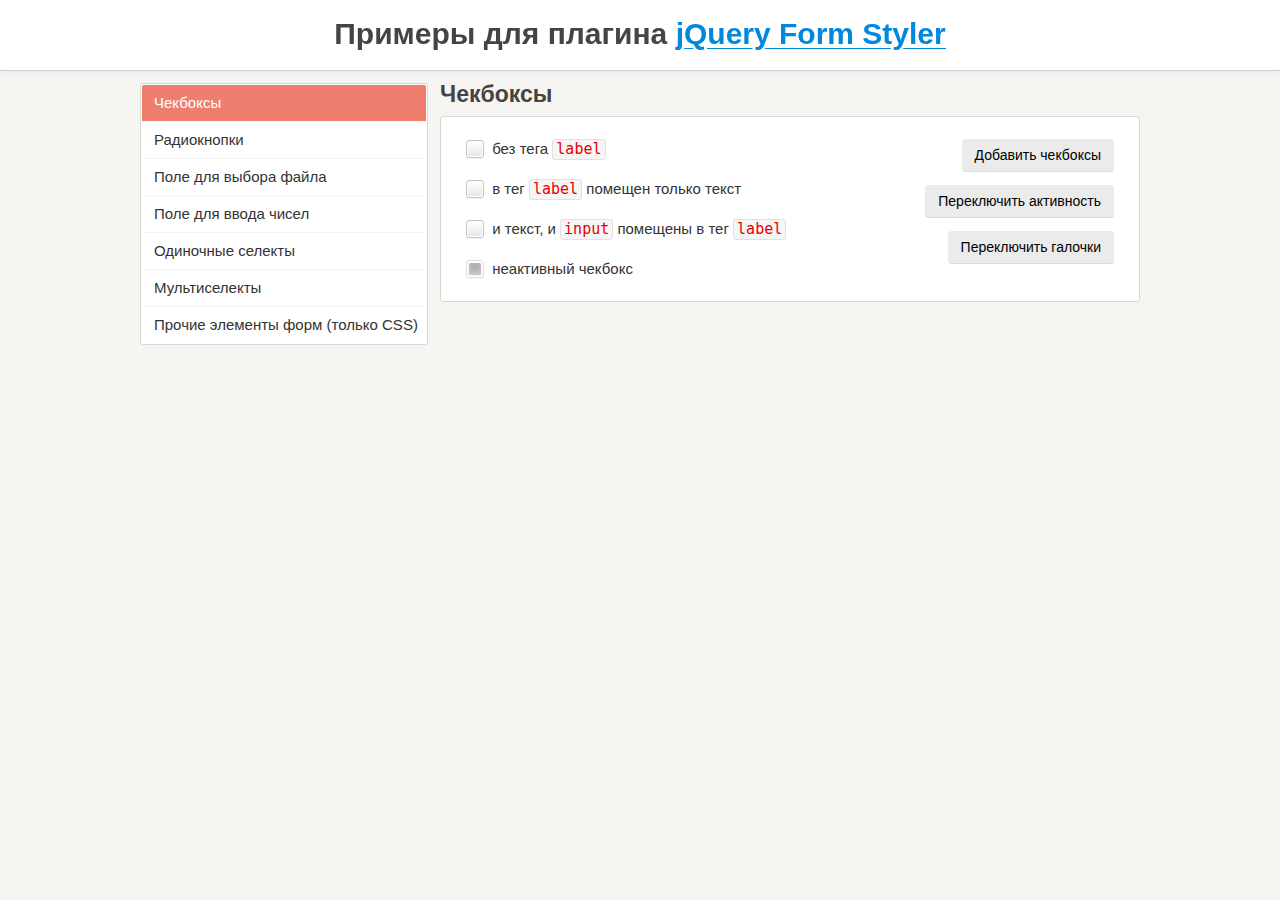
<file: libs/jQueryFormStyler-master/demo/index.html>
<!DOCTYPE html>
<html>
<head>
	<meta charset="utf-8" />
	<meta name="viewport" content="width=device-width, initial-scale=1.0" />
	<title>Примеры для плагина jQuery Form Styler</title>
	<link href="demo.css" rel="stylesheet" />
	<link href="../jquery.formstyler.css" rel="stylesheet" />
	<script src="http://ajax.googleapis.com/ajax/libs/jquery/1.11.3/jquery.min.js"></script>
	<script src="../jquery.formstyler.js"></script>
	<script>
		(function($) {
		$(function() {
			$('input, select').styler({
				selectSearch: true
			});
		});
		})(jQuery);
	</script>
	<script src="demo.js"></script>
</head>

<body>

<h1>Примеры для плагина <a href="http://dimox.name/jquery-form-styler/">jQuery Form Styler</a></h1>

<form method="post">
<div class="wrapper">

	<ul class="menu">
		<li class="current" data-hash="checkbox">Чекбоксы</li>
		<li data-hash="radio">Радиокнопки</li>
		<li data-hash="file">Поле для выбора файла</li>
		<li data-hash="number">Поле для ввода чисел</li>
		<li data-hash="select">Одиночные селекты</li>
		<li data-hash="multiselect">Мультиселекты</li>
		<li data-hash="css">Прочие элементы форм (только CSS)</li>
	</ul>

	<div class="content">

		<div class="box visible">
			<h2>Чекбоксы</h2>

			<div class="section lh">
				<div class="buttons">
					<button type="submit" class="button  add-checkbox">Добавить чекбоксы</button>
					<button type="submit" class="button  disable-input">Переключить активность</button>
					<button type="submit" class="button  check">Переключить галочки</button>
				</div>
				<input type="checkbox" /> без тега <code>label</code><br />
				<span id="r"><input type="checkbox" id="checkbox1" /></span> <label for="checkbox1"> в тег <code>label</code> помещен только текст</label><br />
				<label><input type="checkbox" /> и текст, и <code>input</code> помещены в тег <code>label</code></label><br />
				<label><input type="checkbox" disabled checked /> неактивный чекбокс</label>
			</div><!-- .section -->
		</div><!-- .box -->

		<div class="box">
			<h2>Радиокнопки</h2>

			<div class="section lh">
				<div class="buttons">
					<button type="submit" class="button  add-radio">Добавить радиокнопки</button>
					<button type="submit" class="button  disable-input">Переключить активность</button>
				</div>
				<input type="radio" name="radio" /> без тега <code>label</code><br />
				<input type="radio" name="radio" id="radio1" /> <label for="radio1"> в тег <code>label</code> помещен только текст</label><br />
				<label><input type="radio" name="radio" /> и текст, и <code>input</code> помещены в тег <code>label</code></label><br />
				<label><input type="radio" name="radio" disabled /> неактивная радиокнопка</label>
			</div><!-- .section -->
		</div><!-- .box -->

		<div class="box">
			<h2>Поле для выбора файла</h2>

			<div class="section">
				<div class="buttons">
					<button type="submit" class="button  add-file">Добавить поле</button>
					<button type="submit" class="button  disable-input">Переключить активность</button>
				</div>
				<input type="file" />
			</div><!-- .section -->
		</div><!-- .box -->

		<div class="box">
			<h2>Поле для ввода чисел</h2>

			<div class="section">
				<div class="buttons">
					<button type="submit" class="button  add-number">Добавить поле</button>
					<button type="submit" class="button  disable-input">Переключить активность</button>
				</div>
				<p>Поле без атрибутов.</p>
				<input type="number" />
			</div><!-- .section -->

			<div class="section">
				<p>Поле с атрибутами <code>min="0" max="100" step="5"</code>.</p>
				<input type="number" min="0" max="100" step="5" />
			</div><!-- .section -->

			<div class="section  number-plus-minus">
			<p>Другой вид переключателей.</p>
				<input type="number" />
			</div><!-- .section -->
		</div><!-- .box -->

		<div class="box">

			<h2>Одиночные селекты</h2>

			<p style="color: #43C617">По умолчанию ширина селекта на этой странице установлена 250 пикселей.</p>

			<div class="section">
				<div class="buttons">
					<button type="submit" class="button  add-select">Добавить селект</button>
					<button type="submit" class="button  add-options">Добавить пункты в список</button>
					<button type="submit" class="button  disable-select">Переключить активность селекта</button>
					<button type="submit" class="button  disable-options">Переключить активность пунктов</button>
				</div>
				<p><strong>Простой селект</strong> с несколькими пунктами, <br />один из них неактивный.</p>
				<select>
					<option>-- Выберите --</option>
					<option>Пункт 1</option>
					<option>Пункт 2</option>
					<option disabled>Пункт 3</option>
					<option>Пункт 4</option>
					<option>Пункт 5</option>
				</select>
			</div><!-- .section -->

			<div class="section">

				<p>Селект <strong>без заданной ширины</strong>, имеющий пункт <strong>с длинным текстом</strong>.</p>
				<select class="width-auto">
					<option>-- Выберите --</option>
					<option>Пункт 1</option>
					<option>Пункт 2</option>
					<option>Какой-то пункт с очень-очень-очень длинным-длинным-длинным текстом</option>
					<option>Пункт 4</option>
					<option>Пункт 5</option>
				</select>

				<br /><br />

				<p>Селект <strong>с шириной 200 пикселей</strong>, имеющий пункт <strong>с длинным текстом</strong>.</p>
				<select class="width-200">
					<option>-- Выберите --</option>
					<option>Пункт 1</option>
					<option>Пункт 2</option>
					<option>Какой-то пункт с очень-очень-очень длинным-длинным-длинным текстом</option>
					<option>Пункт 4</option>
					<option>Пункт 5</option>
				</select>

			</div><!-- .section -->

			<div class="section">

				<div class="sec maxheight">
					<p>Выпадающий список этого селекта <br /><strong>органичен по высоте</strong>.</p>
					<select>
						<option>-- Выберите --</option>
						<option>Пункт 1</option>
						<option>Пункт 2</option>
						<option>Пункт 3</option>
						<option>Пункт 4</option>
						<option>Пункт 5</option>
						<option>Пункт 6</option>
						<option>Пункт 7</option>
						<option>Пункт 8</option>
						<option>Пункт 9</option>
						<option>Пункт 10</option>
						<option>Пункт 11</option>
						<option>Пункт 12</option>
						<option>Пункт 13</option>
						<option>Пункт 14</option>
						<option>Пункт 15</option>
						<option>Пункт 16</option>
						<option>Пункт 17</option>
						<option>Пункт 18</option>
						<option>Пункт 19</option>
						<option>Пункт 20</option>
						<option>Пункт 21</option>
						<option>Пункт 22</option>
						<option>Пункт 23</option>
						<option>Пункт 24</option>
						<option>Пункт 25</option>
						<option>Пункт 26</option>
						<option>Пункт 27</option>
						<option>Пункт 28</option>
						<option>Пункт 29</option>
						<option>Пункт 30</option>
					</select>
				</div><!-- .sec -->

				<div class="sec">
					<p>Селект <strong>с длинным списком</strong>, не ограниченным максимальной высотой.</p>
					<select>
						<option>-- Выберите --</option>
						<option>Пункт 1</option>
						<option>Пункт 2</option>
						<option>Пункт 3</option>
						<option>Пункт 4</option>
						<option>Пункт 5</option>
						<option>Пункт 6</option>
						<option>Пункт 7</option>
						<option>Пункт 8</option>
						<option>Пункт 9</option>
						<option>Пункт 10</option>
						<option>Пункт 11</option>
						<option>Пункт 12</option>
						<option>Пункт 13</option>
						<option>Пункт 14</option>
						<option>Пункт 15</option>
						<option>Пункт 16</option>
						<option>Пункт 17</option>
						<option>Пункт 18</option>
						<option>Пункт 19</option>
						<option>Пункт 20</option>
						<option>Пункт 21</option>
						<option>Пункт 22</option>
						<option>Пункт 23</option>
						<option>Пункт 24</option>
						<option>Пункт 25</option>
						<option>Пункт 26</option>
						<option>Пункт 27</option>
						<option>Пункт 28</option>
						<option>Пункт 29</option>
						<option>Пункт 30</option>
						<option>Пункт 31</option>
						<option>Пункт 32</option>
						<option>Пункт 33</option>
						<option>Пункт 34</option>
						<option>Пункт 35</option>
						<option>Пункт 36</option>
						<option>Пункт 37</option>
						<option>Пункт 38</option>
						<option>Пункт 39</option>
						<option>Пункт 40</option>
						<option>Пункт 41</option>
						<option>Пункт 42</option>
						<option>Пункт 43</option>
						<option>Пункт 44</option>
						<option>Пункт 45</option>
						<option>Пункт 46</option>
						<option>Пункт 47</option>
						<option>Пункт 48</option>
						<option>Пункт 49</option>
						<option>Пункт 50</option>
						<option>Пункт 51</option>
						<option>Пункт 52</option>
						<option>Пункт 53</option>
						<option>Пункт 54</option>
						<option>Пункт 55</option>
						<option>Пункт 56</option>
						<option>Пункт 57</option>
						<option>Пункт 58</option>
						<option>Пункт 59</option>
						<option>Пункт 60</option>
						<option>Пункт 61</option>
						<option>Пункт 62</option>
						<option>Пункт 63</option>
						<option>Пункт 64</option>
						<option>Пункт 65</option>
						<option>Пункт 66</option>
						<option>Пункт 67</option>
						<option>Пункт 68</option>
						<option>Пункт 69</option>
						<option>Пункт 70</option>
						<option>Пункт 71</option>
						<option>Пункт 72</option>
						<option>Пункт 73</option>
						<option>Пункт 74</option>
						<option>Пункт 75</option>
						<option>Пункт 76</option>
						<option>Пункт 77</option>
						<option>Пункт 78</option>
						<option>Пункт 79</option>
						<option>Пункт 80</option>
						<option>Пункт 81</option>
						<option>Пункт 82</option>
						<option>Пункт 83</option>
						<option>Пункт 84</option>
						<option>Пункт 85</option>
						<option>Пункт 86</option>
						<option>Пункт 87</option>
						<option>Пункт 88</option>
						<option>Пункт 89</option>
						<option>Пункт 90</option>
						<option>Пункт 91</option>
						<option>Пункт 92</option>
						<option>Пункт 93</option>
						<option>Пункт 94</option>
						<option>Пункт 95</option>
						<option>Пункт 96</option>
						<option>Пункт 97</option>
						<option>Пункт 98</option>
						<option>Пункт 99</option>
						<option>Пункт 100</option>
					</select>
				</div><!-- .sec -->

			</div><!-- .section -->

			<div class="section">

				<div class="sec">
					<p>Проверяем, правильное ли значение передается при изменении. У оригинального селекта прописано: <code>onchange="alert(this.value)"</code>.</p>
					<select onchange="alert(this.value)">
						<option>-- Выберите --</option>
						<option>Пункт 1</option>
						<option>Пункт 2</option>
						<option>Пункт 3</option>
						<option>Пункт 4</option>
						<option>Пункт 5</option>
					</select>
				</div><!-- .sec -->

				<div class="sec">
					<p>Селект <strong>с замещающим текстом</strong> (placeholder). Текст "-- Выберите --" задан не через тег <code>option</code>, а через атрибут <code>data-placeholder</code>.</p>
					<select data-placeholder="-- Выберите --">
						<option label="-"></option>
						<option>Пункт 1</option>
						<option>Пункт 2</option>
						<option>Пункт 3</option>
						<option>Пункт 4</option>
						<option>Пункт 5</option>
					</select>
				</div><!-- .sec -->

			</div><!-- .section -->

			<div class="section">

				<div class="sec">
					<p>Селект <strong>с группировкой пунктов</strong> <br />(используется тег <code>optgroup</code>), один из них неактивный.</p>
					<select>
						<option>-- Выберите --</option>
						<optgroup label="Группа 1">
							<option>Пункт 1.1</option>
							<option>Пункт 1.2</option>
							<option>Пункт 1.3</option>
						</optgroup>
						<optgroup label="Группа 2">
							<option>Пункт 2.1</option>
							<option disabled>Пункт 2.2</option>
							<option>Пункт 2.3</option>
						</optgroup>
					</select>
				</div><!-- .sec -->

				<div class="sec">
					<p>Селект с выделением групп <strong>разными цветами</strong> (указаны классы <code>.color1</code> и <code>.color2</code> для <code>optgroup</code>).</p>
					<select>
						<option>-- Выберите --</option>
						<optgroup label="Группа 1" class="color1">
							<option>Пункт 1.1</option>
							<option>Пункт 1.2</option>
							<option>Пункт 1.3</option>
						</optgroup>
						<optgroup label="Группа 2" class="color2">
							<option>Пункт 2.1</option>
							<option>Пункт 2.2</option>
							<option>Пункт 2.3</option>
						</optgroup>
					</select>
				</div><!-- .sec -->

			</div><!-- .section -->

			<div class="section">

				<div class="sec showChanged">
					<p>Показываем, что селект изменен, используя класс <code>.changed</code> (появляется зеленая обводка).</p>
					<select>
						<option>-- Выберите --</option>
						<option>Пункт 1</option>
						<option>Пункт 2</option>
						<option>Пункт 3</option>
						<option>Пункт 4</option>
						<option>Пункт 5</option>
					</select>
				</div><!-- .sec -->

				<div class="sec lang">
					<p>Класс, указаннный для <code>option</code>, передается свернутом селекту, благодаря чему мы в нем видим флаг.</p>
					<select>
						<option>-- Выберите язык --</option>
						<option class="lang-en">Английский</option>
						<option class="lang-es">Испанский</option>
						<option class="lang-de">Немецкий</option>
						<option class="lang-ru">Русский</option>
						<option class="lang-fr">Французский</option>
					</select>
				</div><!-- .sec -->

			</div><!-- .section -->

			<br /><br /><br /><br /><br /><br /><br /><br /><br /><br />

		</div><!-- .box -->

		<div class="box">

			<h2>Мультиселекты</h2>

			<div class="section">
				<div class="buttons">
					<button type="submit" class="button  add-select  multiple">Добавить селект</button>
					<button type="submit" class="button  add-options">Добавить пункты в список</button>
					<button type="submit" class="button  disable-select">Переключить активность селекта</button>
					<button type="submit" class="button  disable-options">Переключить активность пунктов</button>
				</div>
				<p><strong>Мультиселект</strong>, один из пунктов неактивный, <br />параметр <code>size</code> не указан.</p>
				<select multiple>
					<option>-- Выберите --</option>
					<option>Пункт 1</option>
					<option>Пункт 2</option>
					<option disabled>Пункт 3</option>
					<option>Пункт 4</option>
					<option>Пункт 5</option>
				</select>
			</div><!-- .section -->

			<div class="section">
				<p>Мультиселект <strong>с параметром</strong> <code>size</code> <strong>равным</strong> <code>6</code> и <strong>с заданной шириной</strong> (400 пикселей).</p>
				<select multiple size="6" class="width-400">
					<option>-- Выберите один или несколько пунктов --</option>
					<option>Пункт 1</option>
					<option>Пункт 2</option>
					<option>Пункт 3</option>
					<option>Пункт 4</option>
					<option>Пункт 5</option>
				</select>
			</div><!-- .section -->

			<div class="section">

				<div class="sec">
					<p>Мультиселект <strong>с группировкой пунктов</strong> (используется тег <code>optgroup</code>), один из них неактивный.</p>
					<select multiple size="9">
						<option>-- Выберите --</option>
						<optgroup label="Группа 1">
							<option>Пункт 1.1</option>
							<option>Пункт 1.2</option>
							<option>Пункт 1.3</option>
						</optgroup>
						<optgroup label="Группа 2">
							<option>Пункт 2.1</option>
							<option disabled>Пункт 2.2</option>
							<option>Пункт 2.3</option>
						</optgroup>
					</select>
				</div><!-- .sec -->

				<div class="sec">
					<p>Мультиселект с выделением групп <strong>разными цветами</strong> (указаны классы <code>.color1</code> и <code>.color2</code> для <code>optgroup</code>).</p>
					<select multiple size="9">
						<option>-- Выберите --</option>
						<optgroup label="Группа 1" class="color1">
							<option>Пункт 1.1</option>
							<option>Пункт 1.2</option>
							<option>Пункт 1.3</option>
						</optgroup>
						<optgroup label="Группа 2" class="color2">
							<option>Пункт 2.1</option>
							<option>Пункт 2.2</option>
							<option>Пункт 2.3</option>
						</optgroup>
					</select>
				</div><!-- .sec -->

			</div><!-- .section -->

		</div><!-- .box -->

		<div class="box">

			<h2>Прочие элементы форм (только CSS)</h2>

			<div class="section css">
				<p>Стилизация данных элементов <strong>не требует наличия плагина</strong>.</p>

				<input class="styler" type="text" size="60" placeholder="Однострочное текстовое поле..." /> <code>&lt;input type="text"></code>

				<input class="styler" type="password" size="60" placeholder="Поле для ввода пароля..." /> <code>&lt;input type="password"></code>

				<textarea class="styler" cols="60" rows="5" placeholder="Многострочное текстовое поле..."></textarea> <code>&lt;textarea>&lt;/textarea></code><br />

				<input class="styler" type="button" value="Кнопка" /> <code>&lt;input type="button"></code><br />

				<button class="styler" type="submit">Кнопка</button> <code>&lt;button>&lt;/button></code><br />

				<input class="styler" type="reset" value="Сброс" /> <code>&lt;input type="reset"></code><br />

				<input class="styler" type="button" value="Кнопка неактивная" disabled /> <code>&lt;input type="button" disabled></code><br />
				<button class="styler" type="submit" disabled>Кнопка неактивная</button> <code>&lt;button disabled>&lt;/button></code>

			</div><!-- .section -->

		</div><!-- .box -->

	</div><!-- .content -->

</div><!-- .wrapper -->
</form>

</body>
</html>
</file>
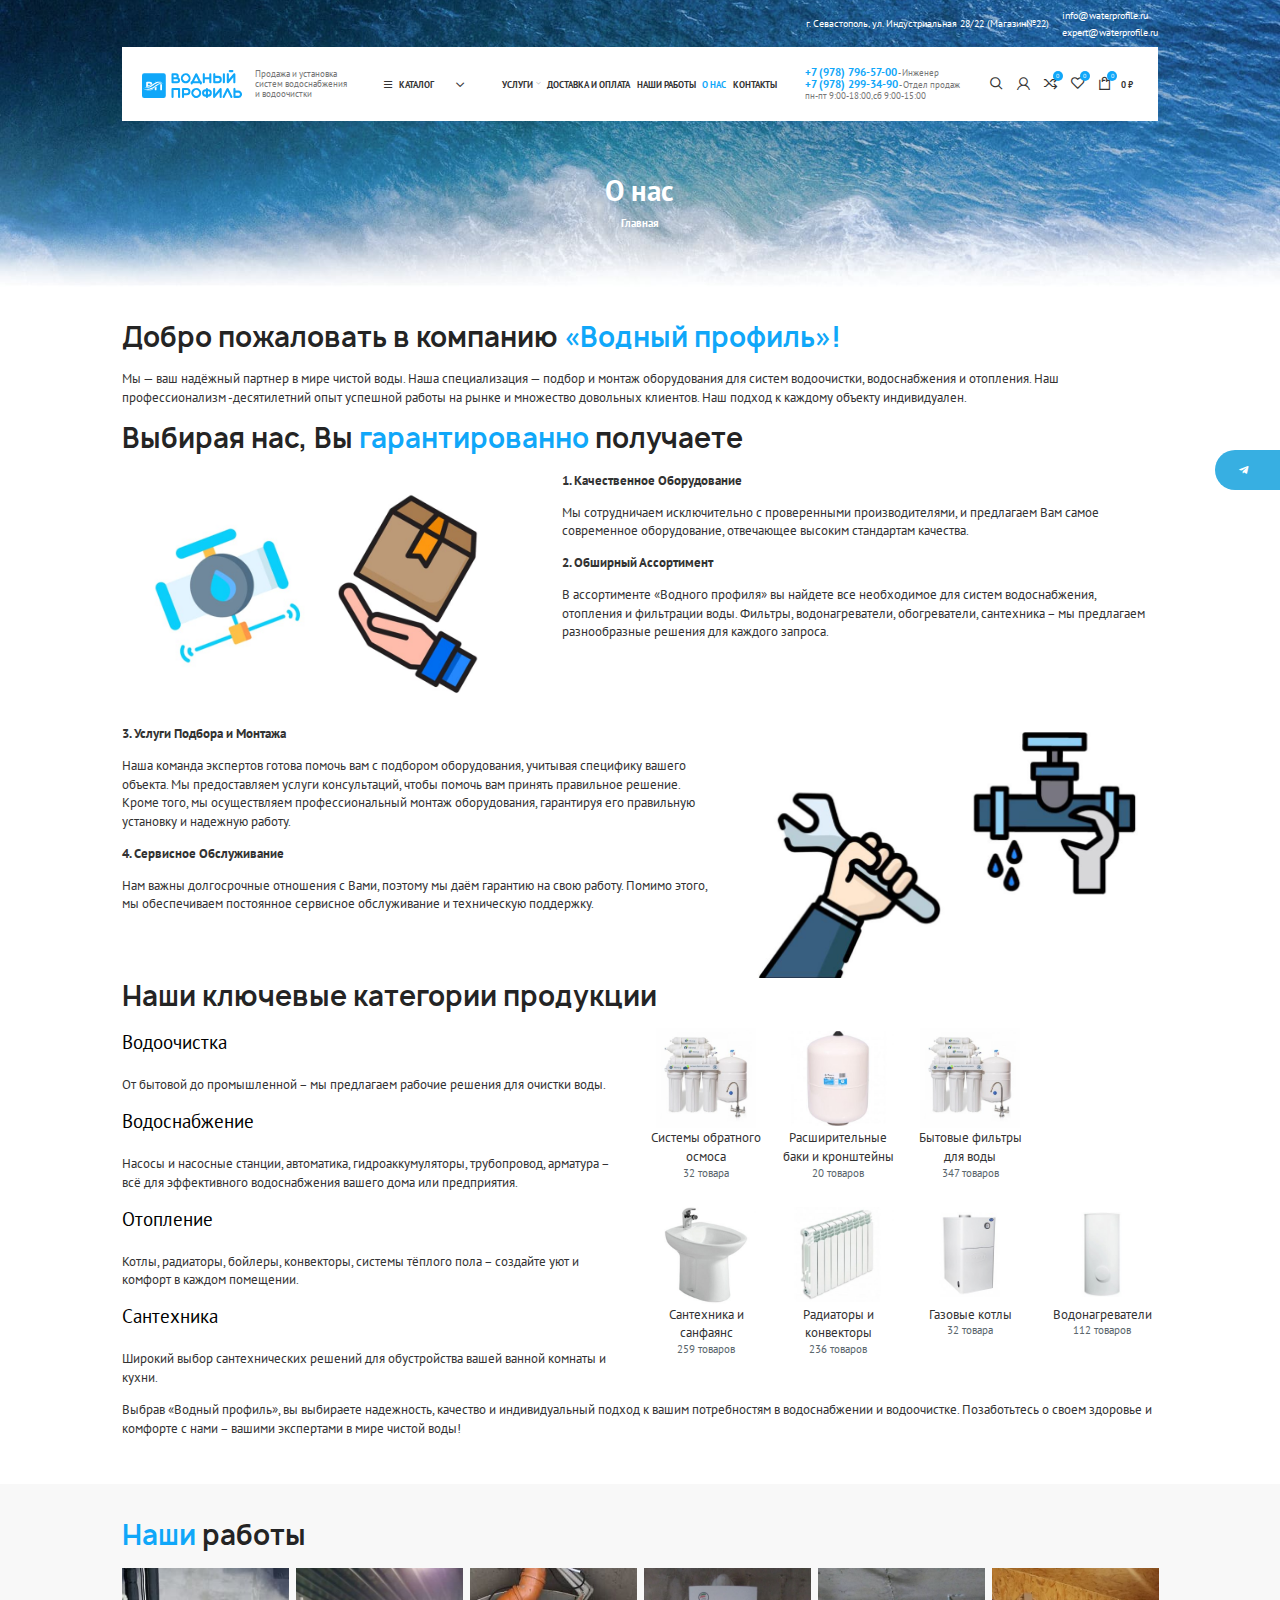
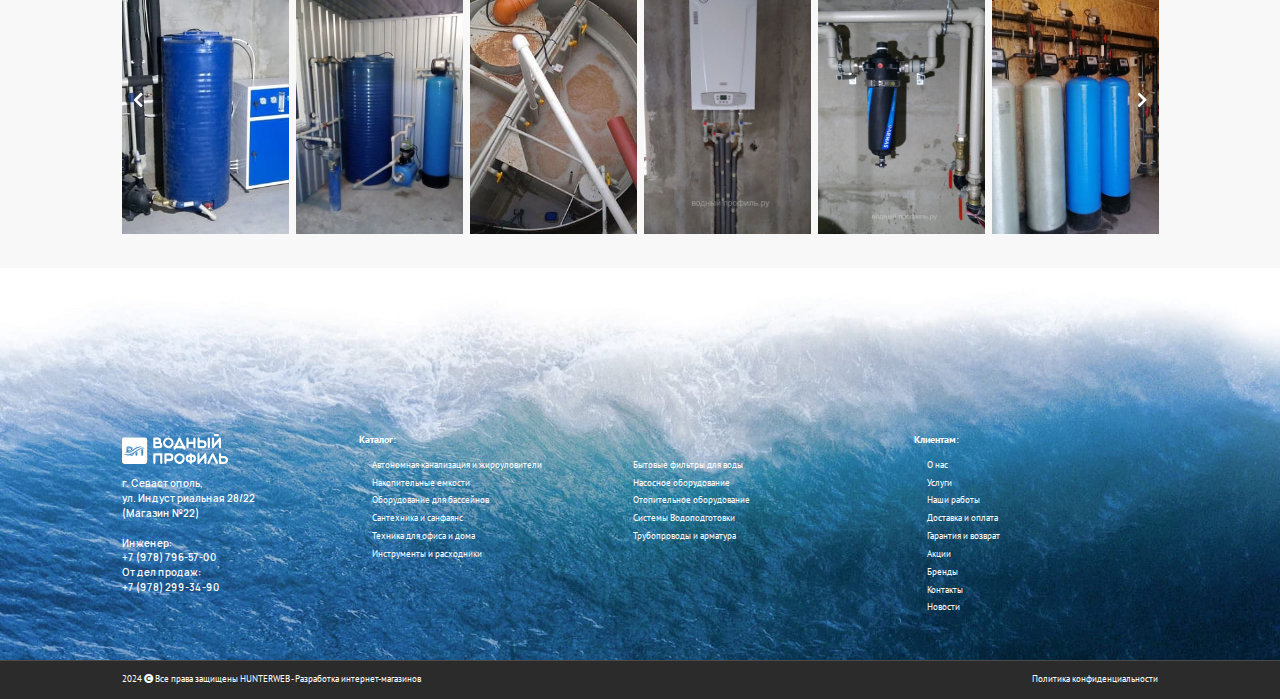
<file: about.html>
<!DOCTYPE html>
<!--[if lt IE 7]><html lang="ru" class="lt-ie9 lt-ie8 lt-ie7"><![endif]-->
<!--[if IE 7]><html lang="ru" class="lt-ie9 lt-ie8"><![endif]-->
<!--[if IE 8]><html lang="ru" class="lt-ie9"><![endif]-->
<!--[if gt IE 8]><!-->
<html lang="ru">
<!--<![endif]-->
<head>
	<meta charset="utf-8" />
	<title>Заголовок</title>
	<meta http-equiv="X-UA-Compatible" content="IE=edge" />
	<meta name="viewport" content="width=device-width, initial-scale=1, maximum-scale=1">
	<meta name="format-detection" content="telephone=no" />
	<link rel="shortcut icon" href="favicon.png" />
	<link rel="stylesheet" href="libs/bootstrap/bootstrap-grid.css" />
	<link rel="stylesheet" href="libs/fontawesome-free-5.12.0-web/css/all.min.css" />
	<link rel="stylesheet" href="libs/fancybox-master/dist/jquery.fancybox.min.css" />
	<link rel="stylesheet" href="libs/slick-1.5.9/slick/slick.css" />
	<link rel="stylesheet" href="libs/slick-1.5.9/slick/slick-theme.css" />
	<link rel="stylesheet" href="libs/ion.rangeSlider-master/css/ion.rangeSlider.min.css" />
	<link rel="stylesheet" href="css/fonts.css?ver=1.13" />
	<link rel="stylesheet" href="css/main.css?ver=1.13" />
	<link rel="stylesheet" href="css/media.css?ver=1.13" />
</head>
<body>

	<div class="wrapper">

		<div class="fixed-buttons">
			<a href="#" target="_blank" class="fixed-buttons__btn">
				<i class="fab fa-telegram-plane"></i>
			</a>
		</div>

		<div class="buttons-mobile">
			<div>
				<a href="#" class="btn-mobile btn-mobile_wishlist">
					<span class="btn-mobile__title">Избранное</span>
					<div class="btn-mobile__value">0</div>
				</a>
			</div>
			<div>
				<a href="#" class="btn-mobile btn-mobile_compare">
					<span class="btn-mobile__title">Сравнить</span>
					<div class="btn-mobile__value">0</div>
				</a>
			</div>
			<div>
				<a href="#" class="btn-mobile btn-mobile_account">
					<span class="btn-mobile__title">Личный кабинет</span>
				</a>
			</div>
			<div>
				<a href="#" class="btn-mobile btn-mobile_basket">
					<span class="btn-mobile__title">Корзина</span>
					<div class="btn-mobile__value">0</div>
				</a>
			</div>
		</div>

		<header class="header">
			<div class="container">
				<div class="header__top">
					<p>г. Севастополь, ул. Индустриальная 28/22 (Магазин№22)</p>
					<div class="header__mails">
						<a href="mailto:info@waterprofile.ru">info@waterprofile.ru</a>
						<a href="mailto:expert@waterprofile.ru">expert@waterprofile.ru</a>
					</div>
				</div>
				<div class="header__main">
					<div class="sandwich"><i class="far fa-bars"></i></div>
					<div class="logo-wrap">
						<a href="#" class="logo">
							<img src="img/logo.svg" alt="alt">
						</a>
						<div class="logo-descr">Продажа и установка систем водоснабжения и водоочистки</div>
					</div>
					<div class="catalog-wrap">
						<div class="btn-catalog">
							<i class="far fa-bars"></i>
							<span>Каталог</span>
							<i class="far fa-chevron-down"></i>
						</div>
						<div class="catalog-dropdown">
							<ul>
								<li class="catalog-dropdown__haschild">
									<a href="#">Автономная канализация и жироуловители</a>
									<ul>
										<li><a href="#">Жироуловители</a></li>
										<li><a href="#">Станции биологической очистки стоков</a></li>
									</ul>
								</li>
								<li class="catalog-dropdown__haschild">
									<a href="#">Бытовые фильтры для воды</a>
									<ul>
										<li><a href="#">Комплектующие для фильтров</a></li>
										<li><a href="#">Магистральные фильтры</a></li>
										<li><a href="#">Проточные системы</a></li>
										<li><a href="#">Системы обратного осмоса</a></li>
										<li><a href="#">Сменные модули и картриджи</a></li>
										<li><a href="#">Фильтры-кувшины</a></li>
									</ul>
								</li>
								<li class="catalog-dropdown__haschild">
									<a href="#">Накопительные емкости</a>
									<ul>
										<li><a href="#">Вертикальные емкости</a></li>
										<li><a href="#">Горизонтальные емкости</a></li>
										<li><a href="#">Емкости для душа и бидоны</a></li>
										<li><a href="#">Поплавки и врезки</a></li>
									</ul>
								</li>
								<li class="catalog-dropdown__haschild">
									<a href="#">Насосное оборудование</a>
									<ul>
										<li><a href="#">Автоматика для насосов</a></li>
										<li><a href="#">Гидроаккумуляторы</a></li>
										<li><a href="#">Дренажные и фекальные насосы</a></li>
										<li><a href="#">Канализационные установки</a></li>
										<li><a href="#">Комплектующие для насосов</a></li>
										<li><a href="#">Поверхностные насосы и станции</a></li>
										<li><a href="#">Скважинные насосы</a></li>
										<li><a href="#">Циркуляционные насосы</a></li>
									</ul>
								</li>
								<li class="catalog-dropdown__haschild">
									<a href="#">Оборудование для бассейнов</a>
									<ul>
										<li><a href="#">Закладные элементы</a></li>
										<li><a href="#">Насосы для бассейна</a></li>
										<li><a href="#">Оборудование для дезинфекции</a></li>
										<li><a href="#">Отделочные материалы</a></li>
										<li><a href="#">ПВХ (клеевые) трубы и фитинги</a></li>
										<li><a href="#">Уход и аксессуары</a></li>
										<li><a href="#">Химия для бассейнов</a></li>
									</ul>
								</li>
								<li class="catalog-dropdown__haschild">
									<a href="#">Отопительное оборудование</a>
									<ul>
										<li><a href="#">Водонагреватели</a></li>
										<li><a href="#">Газовые котлы</a></li>
										<li><a href="#">Запорная и регулирующая арматура</a></li>
										<li><a href="#">КИП (Манометры, термометры)</a></li>
										<li><a href="#">Коллекторы и Шкафы</a></li>
										<li><a href="#">Насосные группы и гидрострелки</a></li>
										<li><a href="#">Радиаторы и конвекторы</a></li>
										<li><a href="#">Расширительные баки и кронштейны</a></li>
										<li><a href="#">Теплый пол</a></li>
										<li><a href="#">Термоизоляция</a></li>
										<li><a href="#">Электрические котлы</a></li>
									</ul>
								</li>
								<li class="catalog-dropdown__haschild">
									<a href="#">Сантехника и санфаянс</a>
									<ul>
										<li><a href="#">Водомеры</a></li>
										<li><a href="#">Сифоны и водосточные трапы</a></li>
										<li><a href="#">Смесители</a></li>
										<li><a href="#">Унитазы, биде, инсталляции</a></li>
									</ul>
								</li>
								<li class="catalog-dropdown__haschild">
									<a href="#">Системы Водоподготовки</a>
									<ul>
										<li><a href="#">Промышленные системы обратного осмоса</a></li>
										<li><a href="#">Мешочные и дисковые фильтры</a></li>
										<li><a href="#">Системы умягчения воды</a></li>
										<li><a href="#">Сорбционные/угольные фильтры</a></li>
										<li><a href="#">УФ обеззараживатели</a></li>
										<li><a href="#">Фильтрующие загрузки и реагенты</a></li>
									</ul>
								</li>
								<li class="catalog-dropdown__haschild">
									<a href="#">Техника для офиса и дома</a>
									<ul>
										<li><a href="#">Системы защиты от протечек</a></li>
									</ul>
								</li>
								<li class="catalog-dropdown__haschild">
									<a href="#">Трубопроводы и арматура</a>
									<ul>
										<li><a href="#">Канализация</a></li>
										<li><a href="#">Краны приборные</a></li>
										<li><a href="#">Краны шаровые</a></li>
										<li><a href="#">Резьбовой фитинг</a></li>
										<li><a href="#">Труба и фитинги PP-R</a></li>
										<li><a href="#">Труба и фитинги ПНД</a></li>
										<li><a href="#">Электромагнитные клапаны</a></li>
									</ul>
								</li>
								<li class="catalog-dropdown__haschild">
									<a href="#">Электрооборудование</a>
									<ul>
										<li><a href="#">Кабель, провод, гофра</a></li>
										<li><a href="#">Модульное оборудование</a></li>
										<li><a href="#">Расходники для электромонтажа</a></li>
										<li><a href="#">Релейное оборудование</a></li>
										<li><a href="#">Розетки, выключатели, вилки</a></li>
										<li><a href="#">Светосигнальная арматура</a></li>
										<li><a href="#">Шкафы, боксы</a></li>
									</ul>
								</li>
								<li><a href="#">Инструменты и расходники</a></li>
							</ul>
						</div>
					</div>
					<ul class="menu">
						<li class="menu__haschild">
							<a href="#">Услуги</a>
							<div class="menu__dropdown">
								<ul>
									<li><a href="#">Подбор и монтаж всех видов отопительного оборудования</a></li>
									<li><a href="#">Монтаж насосного оборудования</a></li>
									<li><a href="#">Монтаж и обслуживание оборудования для бассейна</a></li>
									<li><a href="#">Проектирование и монтаж систем водоочистки любой производительности</a></li>
									<li><a href="#">Монтаж систем водоснабжения</a></li>
									<li><a href="#">Монтаж теплых полов</a></li>
									<li><a href="#">Подбор и монтаж станций биологической очистки</a></li>
									<li><a href="#">Обслуживание станций биологической очистки</a></li>
									<li><a href="#">Установка и обслуживание фильтров для воды</a></li>
									<li><a href="#">Бесплатный экспресс-анализ воды</a></li>
									<li><a href="#">Монтаж накопительных емкостей</a></li>
									<li><a href="#">Монтаж гелиосистем и тепловых насосов</a></li>
									<li><a href="#">Стыковая и электромуфтовая сварка ПНД труб любой сложности</a></li>
								</ul>
							</div>
						</li>
						<li><a href="#">Доставка и оплата</a></li>
						<li><a href="#">Наши работы</a></li>
						<li class="active"><a href="#">О нас</a></li>
						<li><a href="#">Контакты</a></li>
					</ul>
					<div class="header__contacts">
						<p><a href="tel:+79787965700">+7 (978) 796-57-00</a> - Инженер</p>
						<p><a href="tel:+79782993490">+7 (978) 299-34-90</a> - Отдел продаж</p>
						<p>пн-пт 9:00-18:00,сб 9:00-15:00</p>
					</div>
					<div class="header__buttons">
						<a href="#" class="btn-header btn-header_search">
							<span class="btn-header__icon"></span>
						</a>
						<a href="#" class="btn-header btn-header_user">
							<span class="btn-header__icon"></span>
						</a>
						<a href="#" class="btn-header btn-header_compare">
							<span class="btn-header__icon">
								<span class="btn-header__value">0</span>
							</span>
						</a>
						<a href="#" class="btn-header btn-header_favorites">
							<span class="btn-header__icon">
								<span class="btn-header__value">0</span>
							</span>
						</a>
						<a href="#" class="btn-header btn-header_basket">
							<span class="btn-header__icon">
								<span class="btn-header__value">0</span>
							</span>
							<div class="btn-header__text">0 ₽</div>
						</a>
					</div>
				</div>
			</div>
			<div class="menu-mobile">
				<div class="search-mobile">
					<form>
						<input type="text" placeholder="Поиск по товарам" required="required">
						<button class="search-mobile__button"></button>
					</form>
				</div>
				<ul class="tabs-menu">
					<li class="active"><a href="#tab_menu1">Меню</a></li>
					<li><a href="#tab_menu2">Категории</a></li>
				</ul>
				<div class="tab-container-menu">
					<div class="tab-pane-menu" id="tab_menu1">
						<ul class="menu-list">
							<li class="menu-list__haschild">
								<a href="#">Услуги</a>
								<span class="menu-list__open"><i class="far fa-chevron-right"></i></span>
								<ul>
									<li><a href="#">Подбор и монтаж всех видов отопительного оборудования</a></li>
									<li><a href="#">Монтаж насосного оборудования</a></li>
									<li><a href="#">Монтаж и обслуживание оборудования для бассейна</a></li>
									<li><a href="#">Проектирование и монтаж систем водоочистки любой производительности</a></li>
									<li><a href="#">Монтаж систем водоснабжения</a></li>
									<li><a href="#">Монтаж теплых полов</a></li>
									<li><a href="#">Подбор и монтаж станций биологической очистки</a></li>
									<li><a href="#">Обслуживание станций биологической очистки</a></li>
									<li><a href="#">Установка и обслуживание фильтров для воды</a></li>
									<li><a href="#">Бесплатный экспресс-анализ воды</a></li>
									<li><a href="#">Монтаж накопительных емкостей</a></li>
									<li><a href="#">Монтаж гелиосистем и тепловых насосов</a></li>
									<li><a href="#">Стыковая и электромуфтовая сварка ПНД труб любой сложности</a></li>
								</ul>
							</li>
							<li><a href="#">Доставка и оплата</a></li>
							<li><a href="#">Наши работы</a></li>
							<li><a href="#">О нас</a></li>
							<li><a href="#">Контакты</a></li>
							<li class="menu-list__wishlist"><a href="#">Избранное </a></li>
							<li class="menu-list__compare"><a href="#">Сравнить</a></li>
							<li class="menu-list__user"><a href="#">Войти / Зарегистрироваться</a></li>
						</ul>
					</div>
					<div class="tab-pane-menu" id="tab_menu2">
						<ul class="menu-list">
							<li class="menu-list__haschild">
								<a href="#">Автономная канализация и жироуловители</a>
								<span class="menu-list__open"><i class="far fa-chevron-right"></i></span>
								<ul>
									<li><a href="#">Жироуловители</a></li>
									<li><a href="#">Станции биологической очистки стоков</a></li>
								</ul>
							</li>
							<li class="menu-list__haschild">
								<a href="#">Бытовые фильтры для воды</a>
								<span class="menu-list__open"><i class="far fa-chevron-right"></i></span>
								<ul>
									<li><a href="#">Комплектующие для фильтров</a></li>
									<li><a href="#">Магистральные фильтры</a></li>
									<li><a href="#">Проточные системы</a></li>
									<li><a href="#">Системы обратного осмоса</a></li>
									<li><a href="#">Сменные модули и картриджи</a></li>
									<li><a href="#">Фильтры-кувшины</a></li>
								</ul>
							</li>
							<li class="menu-list__haschild">
								<a href="#">Накопительные емкости</a>
								<span class="menu-list__open"><i class="far fa-chevron-right"></i></span>
								<ul>
									<li><a href="#">Вертикальные емкости</a></li>
									<li><a href="#">Горизонтальные емкости</a></li>
									<li><a href="#">Емкости для душа и бидоны</a></li>
									<li><a href="#">Поплавки и врезки</a></li>
								</ul>
							</li>
							<li class="menu-list__haschild">
								<a href="#">Насосное оборудование</a>
								<span class="menu-list__open"><i class="far fa-chevron-right"></i></span>
								<ul>
									<li><a href="#">Автоматика для насосов</a></li>
									<li><a href="#">Гидроаккумуляторы</a></li>
									<li><a href="#">Дренажные и фекальные насосы</a></li>
									<li><a href="#">Канализационные установки</a></li>
									<li><a href="#">Комплектующие для насосов</a></li>
									<li><a href="#">Поверхностные насосы и станции</a></li>
									<li><a href="#">Скважинные насосы</a></li>
									<li><a href="#">Циркуляционные насосы</a></li>
								</ul>
							</li>
							<li class="menu-list__haschild">
								<a href="#">Оборудование для бассейнов</a>
								<span class="menu-list__open"><i class="far fa-chevron-right"></i></span>
								<ul>
									<li><a href="#">Закладные элементы</a></li>
									<li><a href="#">Насосы для бассейна</a></li>
									<li><a href="#">Оборудование для дезинфекции</a></li>
									<li><a href="#">Отделочные материалы</a></li>
									<li><a href="#">ПВХ (клеевые) трубы и фитинги</a></li>
									<li><a href="#">Уход и аксессуары</a></li>
									<li><a href="#">Химия для бассейнов</a></li>
								</ul>
							</li>
							<li class="menu-list__haschild">
								<a href="#">Отопительное оборудование</a>
								<span class="menu-list__open"><i class="far fa-chevron-right"></i></span>
								<ul>
									<li><a href="#">Водонагреватели</a></li>
									<li><a href="#">Газовые котлы</a></li>
									<li><a href="#">Запорная и регулирующая арматура</a></li>
									<li><a href="#">КИП (Манометры, термометры)</a></li>
									<li><a href="#">Коллекторы и Шкафы</a></li>
									<li><a href="#">Насосные группы и гидрострелки</a></li>
									<li><a href="#">Радиаторы и конвекторы</a></li>
									<li><a href="#">Расширительные баки и кронштейны</a></li>
									<li><a href="#">Теплый пол</a></li>
									<li><a href="#">Термоизоляция</a></li>
									<li><a href="#">Электрические котлы</a></li>
								</ul>
							</li>
							<li class="menu-list__haschild">
								<a href="#">Сантехника и санфаянс</a>
								<span class="menu-list__open"><i class="far fa-chevron-right"></i></span>
								<ul>
									<li><a href="#">Водомеры</a></li>
									<li><a href="#">Сифоны и водосточные трапы</a></li>
									<li><a href="#">Смесители</a></li>
									<li><a href="#">Унитазы, биде, инсталляции</a></li>
								</ul>
							</li>
							<li class="menu-list__haschild">
								<a href="#">Системы Водоподготовки</a>
								<span class="menu-list__open"><i class="far fa-chevron-right"></i></span>
								<ul>
									<li><a href="#">Промышленные системы обратного осмоса</a></li>
									<li><a href="#">Мешочные и дисковые фильтры</a></li>
									<li><a href="#">Системы умягчения воды</a></li>
									<li><a href="#">Сорбционные/угольные фильтры</a></li>
									<li><a href="#">УФ обеззараживатели</a></li>
									<li><a href="#">Фильтрующие загрузки и реагенты</a></li>
								</ul>
							</li>
							<li class="menu-list__haschild">
								<a href="#">Техника для офиса и дома</a>
								<span class="menu-list__open"><i class="far fa-chevron-right"></i></span>
								<ul>
									<li><a href="#">Системы защиты от протечек</a></li>
								</ul>
							</li>
							<li class="menu-list__haschild">
								<a href="#">Трубопроводы и арматура</a>
								<span class="menu-list__open"><i class="far fa-chevron-right"></i></span>
								<ul>
									<li><a href="#">Канализация</a></li>
									<li><a href="#">Краны приборные</a></li>
									<li><a href="#">Краны шаровые</a></li>
									<li><a href="#">Резьбовой фитинг</a></li>
									<li><a href="#">Труба и фитинги PP-R</a></li>
									<li><a href="#">Труба и фитинги ПНД</a></li>
									<li><a href="#">Электромагнитные клапаны</a></li>
								</ul>
							</li>
							<li class="menu-list__haschild">
								<a href="#">Электрооборудование</a>
								<span class="menu-list__open"><i class="far fa-chevron-right"></i></span>
								<ul>
									<li><a href="#">Кабель, провод, гофра</a></li>
									<li><a href="#">Модульное оборудование</a></li>
									<li><a href="#">Расходники для электромонтажа</a></li>
									<li><a href="#">Релейное оборудование</a></li>
									<li><a href="#">Розетки, выключатели, вилки</a></li>
									<li><a href="#">Светосигнальная арматура</a></li>
									<li><a href="#">Шкафы, боксы</a></li>
								</ul>
							</li>
							<li><a href="#">Инструменты и расходники</a></li>
						</ul>
					</div>
				</div>
			</div>
			<div class="menu-overlay"></div>
		</header>

		<section class="billbord-page">
			<div class="container">
				<h1 class="title-page">О нас</h1>
				<ul class="breadcrumbs">
					<li><a href="#">Главная</a></li>
				</ul>
			</div>
		</section>

		<section class="page-about">
			<div class="container">
				<h2 class="title-section">Добро пожаловать в компанию <span>«Водный профиль»!</span></h2>
				<p>Мы — ваш надёжный партнер в мире чистой воды. Наша специализация — подбор и монтаж оборудования для систем водоочистки, водоснабжения и отопления. Наш профессионализм -десятилетний опыт успешной работы на рынке и множество довольных клиентов. Наш подход к каждому объекту индивидуален.</p>
				<h2 class="title-section">Выбирая нас, Вы <span>гарантированно</span> получаете</h2>
				<div class="row">
					<div class="col-lg-5">
						<div class="page-about__image">
							<img src="img/img_about1.jpg" alt="alt">
						</div>
					</div>
					<div class="col-lg-7">
						<p><strong>1. Качественное Оборудование</strong></p>
						<p>Мы сотрудничаем исключительно с проверенными производителями, и предлагаем Вам самое современное оборудование, отвечающее высоким стандартам качества.</p>
						<p><strong>2. Обширный Ассортимент</strong></p>
						<p>В ассортименте «Водного профиля» вы найдете все необходимое для систем водоснабжения, отопления и фильтрации воды. Фильтры, водонагреватели, обогреватели, сантехника – мы предлагаем разнообразные решения для каждого запроса.</p>
					</div>
				</div>
				<div class="row">
					<div class="col-lg-7">
						<p><strong>3. Услуги Подбора и Монтажа</strong></p>
						<p>Наша команда экспертов готова помочь вам с подбором оборудования, учитывая специфику вашего объекта. Мы предоставляем услуги консультаций, чтобы помочь вам принять правильное решение. Кроме того, мы осуществляем профессиональный монтаж оборудования, гарантируя его правильную установку и надежную работу.</p>
						<p><strong>4. Сервисное Обслуживание</strong></p>
						<p>Нам важны долгосрочные отношения с Вами, поэтому мы даём гарантию на свою работу. Помимо этого, мы обеспечиваем постоянное сервисное обслуживание и техническую поддержку.</p>
					</div>
					<div class="col-lg-5">
						<div class="page-about__image">
							<img src="img/img_about2.jpg" alt="alt">
						</div>
					</div>
				</div>
				<h2 class="title-section">Наши ключевые категории продукции
				</h2>
				<div class="row">
					<div class="col-lg-6">
						<h3>Водоочистка</h3>
						<p>От бытовой до промышленной – мы предлагаем рабочие решения для очистки воды.</p>
						<h3>Водоснабжение</h3>
						<p>Насосы и насосные станции, автоматика, гидроаккумуляторы, трубопровод, арматура – всё для эффективного водоснабжения вашего дома или предприятия.</p>
					</div>
					<div class="col-lg-6">
						<div class="row">
							<div class="col-md-3 col-6">
								<a href="#" class="unit-category">
									<span class="unit-category__image">
										<img src="img/unit_cat1.jpg" alt="alt">
									</span>
									<span class="unit-category__title">Системы обратного осмоса </span>
									<span class="unit-category__descr">32 товара</span>
								</a>
							</div>
							<div class="col-md-3 col-6">
								<a href="#" class="unit-category">
									<span class="unit-category__image">
										<img src="img/unit_cat2.jpg" alt="alt">
									</span>
									<span class="unit-category__title">Расширительные баки и кронштейны</span>
									<span class="unit-category__descr">20 товаров</span>
								</a>
							</div>
							<div class="col-md-3 col-6">
								<a href="#" class="unit-category">
									<span class="unit-category__image">
										<img src="img/unit_cat3.jpg" alt="alt">
									</span>
									<span class="unit-category__title">Бытовые фильтры для воды</span>
									<span class="unit-category__descr">347 товаров</span>
								</a>
							</div>
						</div>
					</div>
				</div>
				<div class="row">
					<div class="col-lg-6">
						<h3>Отопление</h3>
						<p>Котлы, радиаторы, бойлеры, конвекторы, системы тёплого пола – создайте уют и комфорт в каждом помещении.</p>
						<h3>Сантехника</h3>
						<p>Широкий выбор сантехнических решений для обустройства вашей ванной комнаты и кухни.</p>
					</div>
					<div class="col-lg-6">
						<div class="row">
							<div class="col-md-3 col-6">
								<a href="#" class="unit-category">
									<span class="unit-category__image">
										<img src="img/unit_cat4.jpg" alt="alt">
									</span>
									<span class="unit-category__title">Сантехника и санфаянс </span>
									<span class="unit-category__descr">259 товаров</span>
								</a>
							</div>
							<div class="col-md-3 col-6">
								<a href="#" class="unit-category">
									<span class="unit-category__image">
										<img src="img/unit_cat5.jpg" alt="alt">
									</span>
									<span class="unit-category__title">Радиаторы и конвекторы</span>
									<span class="unit-category__descr">236 товаров</span>
								</a>
							</div>
							<div class="col-md-3 col-6">
								<a href="#" class="unit-category">
									<span class="unit-category__image">
										<img src="img/unit_cat6.jpg" alt="alt">
									</span>
									<span class="unit-category__title">Газовые котлы</span>
									<span class="unit-category__descr">32 товара</span>
								</a>
							</div>
							<div class="col-md-3 col-6">
								<a href="#" class="unit-category">
									<span class="unit-category__image">
										<img src="img/unit_cat7.jpg" alt="alt">
									</span>
									<span class="unit-category__title">Водонагреватели</span>
									<span class="unit-category__descr">112 товаров</span>
								</a>
							</div>
						</div>
					</div>
				</div>
				<p>Выбрав «Водный профиль», вы выбираете надежность, качество и индивидуальный подход к вашим потребностям в водоснабжении и водоочистке. Позаботьтесь о своем здоровье и комфорте с нами – вашими экспертами в мире чистой воды!</p>
			</div>
		</section>

		<section class="portfolio">
			<div class="container">
				<h2 class="title-section"><span>Наши</span> работы</h2>
				<ul class="slider-portfolio">
					<li>
						<div class="item-portfolio">
							<div class="item-portfolio__content">
								<p>Монтаж станции очистки воды для нужд ресторанного комплекса</p>
							</div>
							<div class="item-portfolio__image">
								<img src="img/portfolio1.jpg" alt="alt">
							</div>
						</div>
					</li>
					<li>
						<div class="item-portfolio">
							<div class="item-portfolio__content">
								<p>Монтаж скважинного насоса с автоматикой, накопительной емкости, насоса второго подъема и системы водоочистки для нужд частного коттеджа</p>
							</div>
							<div class="item-portfolio__image">
								<img src="img/portfolio2.jpg" alt="alt">
							</div>
						</div>
					</li>
					<li>
						<div class="item-portfolio">
							<div class="item-portfolio__content">
								<p>монтаж станции биологической очистки стоков для нужд гостиничного комплекса</p>
							</div>
							<div class="item-portfolio__image">
								<img src="img/portfolio3.jpg" alt="alt">
							</div>
						</div>
					</li>
					<li>
						<div class="item-portfolio">
							<div class="item-portfolio__content">
								<p>Монтаж газового котла для отопления частного коттеджа</p>
							</div>
							<div class="item-portfolio__image">
								<img src="img/portfolio4.jpg" alt="alt">
							</div>
						</div>
					</li>
					<li>
						<div class="item-portfolio">
							<div class="item-portfolio__content">
								<p>Монтаж дискового фильтра для удаления механических примесей из воды для гостиничного комплекса</p>
							</div>
							<div class="item-portfolio__image">
								<img src="img/portfolio5.jpg" alt="alt">
							</div>
						</div>
					</li>
					<li>
						<div class="item-portfolio">
							<div class="item-portfolio__content">
								<p>Монтаж колонн угольной очистки для очистки воды от органических примесей и подготовке воды для системы обратного осмоса</p>
							</div>
							<div class="item-portfolio__image">
								<img src="img/portfolio6.jpg" alt="alt">
							</div>
						</div>
					</li>
					<li>
						<div class="item-portfolio">
							<div class="item-portfolio__content">
								<p>Монтаж станции очистки воды для нужд ресторанного комплекса</p>
							</div>
							<div class="item-portfolio__image">
								<img src="img/portfolio7.jpg" alt="alt">
							</div>
						</div>
					</li>
				</ul>
			</div>
		</section>

		<footer class="footer">
			<div class="container">
				<div class="row">
					<div class="col-lg-3">
						<a href="#" class="logo">
							<img src="img/logo2.svg" alt="alt">
						</a>
						<div class="footer__contacts">
							<p>г. Севастополь,</p>
							<p>ул. Индустриальная 28/22</p>
							<p>(Магазин №22)</p>
							<br>
							<p>Инженер:</p>
							<p><a href="tel:+79787965700">+7 (978) 796-57-00</a></p>
							<p>Отдел продаж:</p>
							<p><a href="tel:+79782993490">+7 (978) 299-34-90</a></p>
						</div>
					</div>
					<div class="col-lg-6">
						<div class="footer__center">
							<div class="footer__title">Каталог:</div>
							<ul class="footer__nav footer__nav_columns">
								<li><a href="#">Автономная канализация и жироуловители</a></li>
								<li><a href="#">Бытовые фильтры для воды</a></li>
								<li><a href="#">Накопительные емкости</a></li>
								<li><a href="#">Насосное оборудование</a></li>
								<li><a href="#">Оборудование для бассейнов</a></li>
								<li><a href="#">Отопительное оборудование</a></li>
								<li><a href="#">Сантехника и санфаянс</a></li>
								<li><a href="#">Системы Водоподготовки</a></li>
								<li><a href="#">Техника для офиса и дома</a></li>
								<li><a href="#">Трубопроводы и арматура</a></li>
								<li><a href="#">Инструменты и расходники</a></li>
							</ul>
						</div>
					</div>
					<div class="col-lg-3">
						<div class="footer__title">Клиентам:</div>
						<ul class="footer__nav">
							<li><a href="#">О нас</a></li>
							<li><a href="#">Услуги</a></li>
							<li><a href="#">Наши работы</a></li>
							<li><a href="#">Доставка и оплата</a></li>
							<li><a href="#">Гарантия и возврат</a></li>
							<li><a href="#">Акции</a></li>
							<li><a href="#">Бренды</a></li>
							<li><a href="#">Контакты</a></li>
							<li><a href="#">Новости</a></li>
						</ul>
					</div>
				</div>
			</div>
			<div class="footer__bottom">
				<div class="container">
					<div class="footer__line">
						<p>2024 <i class="fa fa-copyright"></i> Все права защищены <a href="#">HUNTERWEB - Разработка интернет-магазинов</a></p>
						<a href="#">Политика конфиденциальности</a>
					</div>
				</div>
			</div>
		</footer>
		
	</div>

	<div id="callback" class="modal-block">
		<div class="modal-wrap">
			<div class="modal-icons">
				<i aria-hidden="true" class="fas fa-circle"></i>
				<i aria-hidden="true" class="fas fa-square-full"></i>
				<i aria-hidden="true" class="fas fa-square-full"></i>
			</div>
			<div class="title-modal">Заказать обратный звонок</div>
			<form>
				<div class="item-form item-form_block">
					<input type="text" placeholder="Ваше имя" required="required">
				</div>
				<div class="item-form item-form_block">
					<input type="tel" placeholder="Ваш телефон" class="input-phone" inputmode="numeric" required="required">
				</div>
				<input type="submit" class="btn-main btn-main_block" value="Отправить">
			</form>
		</div>
	</div>

	<div id="quick-order" class="modal-block">
		<div class="modal-quick">
			<div class="modal-quick__title">Купить в один клик</div>
			<div class="table-quick">
				<table>
					<thead>
						<tr>
							<th>Название</th>
							<th>Цена</th>
							<th>Изображение</th>
						</tr>
					</thead>
					<tbody>
						<tr>
							<td>Автономная канализация для высокого УГВ Евролос Грунт 3</td>
							<td><div class="price-main">168 700 ₽</div></td>
							<td>
								<div class="image-td">
									<img src="img/td1.png" alt="alt">
								</div>
							</td>
						</tr>
					</tbody>
				</table>
			</div>
			<form>
				<div class="item-form">
					<input type="text" placeholder="Ваше имя" required="required">
				</div>
				<div class="item-form">
					<input type="tel" placeholder="Ваш телефон" class="input-phone" inputmode="numeric" required="required">
					<div class="item-form__descr">Формат +7 XXX XXX XX XX</div>
				</div>
				<div class="item-form">
					<input type="email" placeholder="Ваш Email">
				</div>
				<div class="item-form">
					<textarea placeholder="Комментарий к заказу"></textarea>
				</div>
				<div class="checkbox-main">
					<label>
						<input type="checkbox" required="required" />
						<span>Я согласен на обработку <a href="#"><a href="/privacy-policy/">персональных данных</a></a></span>
					</label>
				</div>
				<div class="quick-quantity">
					<div class="quick-quantity__title">Количество</div>
					<input type="number" value="1">
				</div>
				<div class="quick-button">
					<input type="submit" class="btn-main" value="Заказать">
				</div>
			</form>
		</div>
	</div>

	<div id="quick-view" class="modal-block">
		<div class="modal-view">
			<div class="row">
				<div class="col-lg-6 col-slider-view">
					<ul class="slider-view">
						<li>
							<div class="slider-view__item">
								<img src="img/slide_for1.png" alt="alt">
							</div>
						</li>
						<li>
							<div class="slider-view__item">
								<img src="img/slide_for2.jpg" alt="alt">
							</div>
						</li>
					</ul>
					<a href="#" class="btn-main">Посмотреть детали</a>
				</div>
				<div class="col-lg-6 col-view">
					<div class="content-view">
						<h2 class="title-card"><a href="#">Автономная канализация для высокого УГВ Евролос Грунт 3</a></h2>
						<div class="price-main price-main_card">168 700₽</div>
						<br>
						<div class="card-descrpition">
							<p>На основе септика Евролос ГРУНТ 3 можно построить канализационное очистное сооружение для очистки хозяйственно-бытовых сточных вод от отдельно стоящих индивидуальных домов, имеющих высокую степень благоустройства, либо домов, расположенных в населенных пунктах при отсутствии централизованных систем водоотведения.</p>
							<p class="card-descrpition__title"><strong>Характеристики:</strong></p>
							<ul>
								<li>Кол-во пользователей: 2-3 человека;</li>
								<li>Кол-во приборов: 2 крана, 1 туалет;</li>
								<li>Производительность до 0,6 м3 в сутки.</li>
							</ul>
						</div>
						<div class="subitle-card">под заказ</div>
						<div class="card-actions">
							<div class="quantity">
								<div class="quantity-button quantity-down">–</div>
								<input type="number" min="1" step="1" value="1">
								<div class="quantity-button quantity-up">+</div>
							</div>
							<button class="btn-main btn-main_page">В корзину</button>
							<a href="#quick-order" class="btn-main btn-main_page fancybox">Купить в один клик</a>
							<a href="#" class="btn-main btn-main_wp"><svg enable-background="new 0 0 90 90" version="1.1" viewBox="0 0 90 90" xml:space="preserve" xmlns="http://www.w3.org/2000/svg"><path d="m90 43.841c0 24.213-19.779 43.841-44.182 43.841-7.747 0-15.025-1.98-21.357-5.455l-24.461 7.773 7.975-23.522c-4.023-6.606-6.34-14.354-6.34-22.637 0-24.213 19.781-43.841 44.183-43.841 24.405 0 44.182 19.628 44.182 43.841zm-44.182-36.859c-20.484 0-37.146 16.535-37.146 36.859 0 8.065 2.629 15.534 7.076 21.61l-4.641 13.689 14.275-4.537c5.865 3.851 12.891 6.097 20.437 6.097 20.481 0 37.146-16.533 37.146-36.857s-16.664-36.861-37.147-36.861zm22.311 46.956c-0.273-0.447-0.994-0.717-2.076-1.254-1.084-0.537-6.41-3.138-7.4-3.495-0.993-0.358-1.717-0.538-2.438 0.537-0.721 1.076-2.797 3.495-3.43 4.212-0.632 0.719-1.263 0.809-2.347 0.271-1.082-0.537-4.571-1.673-8.708-5.333-3.219-2.848-5.393-6.364-6.025-7.441-0.631-1.075-0.066-1.656 0.475-2.191 0.488-0.482 1.084-1.255 1.625-1.882 0.543-0.628 0.723-1.075 1.082-1.793 0.363-0.717 0.182-1.344-0.09-1.883-0.27-0.537-2.438-5.825-3.34-7.977-0.902-2.15-1.803-1.792-2.436-1.792-0.631 0-1.354-0.09-2.076-0.09s-1.896 0.269-2.889 1.344c-0.992 1.076-3.789 3.676-3.789 8.963 0 5.288 3.879 10.397 4.422 11.113 0.541 0.716 7.49 11.92 18.5 16.223 11.011 4.301 11.011 2.866 12.997 2.686 1.984-0.179 6.406-2.599 7.312-5.107 0.9-2.512 0.9-4.663 0.631-5.111z"></path></svg>Заказать через WhatsApp</a>
						</div>
						<div class="card-meta">
							<p><strong>Код товара:</strong> УТ-00007377</p>
							<p><strong>Категория:</strong> Станции биологической очистки стоков</p>
						</div>
					</div>
				</div>
			</div>
		</div>
	</div>

	<!--[if lt IE 9]>
	<script src="libs/html5shiv/es5-shim.min.js"></script>
	<script src="libs/html5shiv/html5shiv.min.js"></script>
	<script src="libs/html5shiv/html5shiv-printshiv.min.js"></script>
	<script src="libs/respond/respond.min.js"></script>
	<![endif]-->
	<script src="libs/jquery/jquery-3.6.0.min.js"></script>
	<script src="libs/jquery-mousewheel/jquery.mousewheel.min.js"></script>
	<script src="libs/fancybox-master/dist/jquery.fancybox.min.js"></script>
	<script src="libs/slick-1.5.9/slick/slick.min.js"></script>
	<script src="libs/scroll2id/PageScroll2id.min.js"></script>
	<script src="libs/mask/jquery.maskedinput.js"></script>
	<script src="libs/ion.rangeSlider-master/js/ion.rangeSlider.min.js"></script>
	<script src="libs/jQueryFormStyler-master/jquery.formstyler.min.js"></script>
	<script src="js/common.js?ver=1.13"></script>
	<!-- Yandex.Metrika counter --><!-- /Yandex.Metrika counter -->
	<!-- Google Analytics counter --><!-- /Google Analytics counter -->
</body>
</html>
</file>
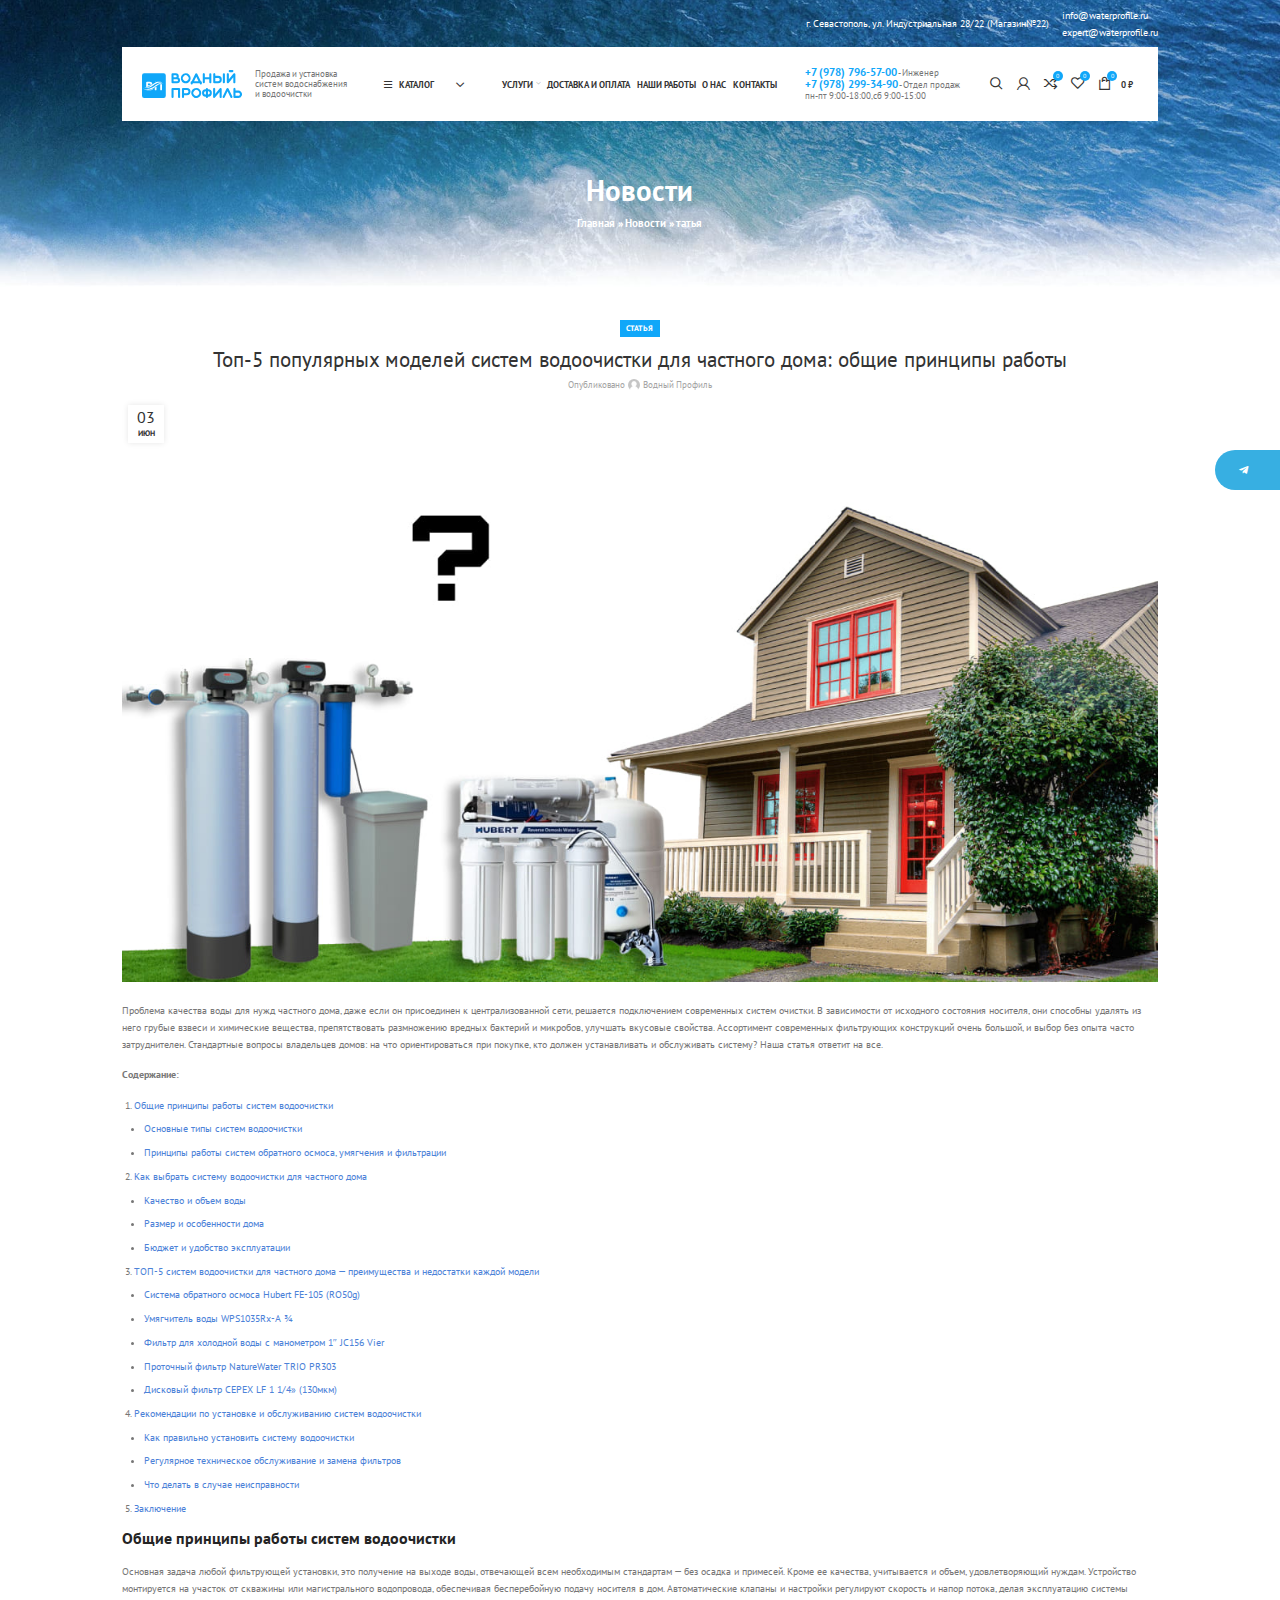
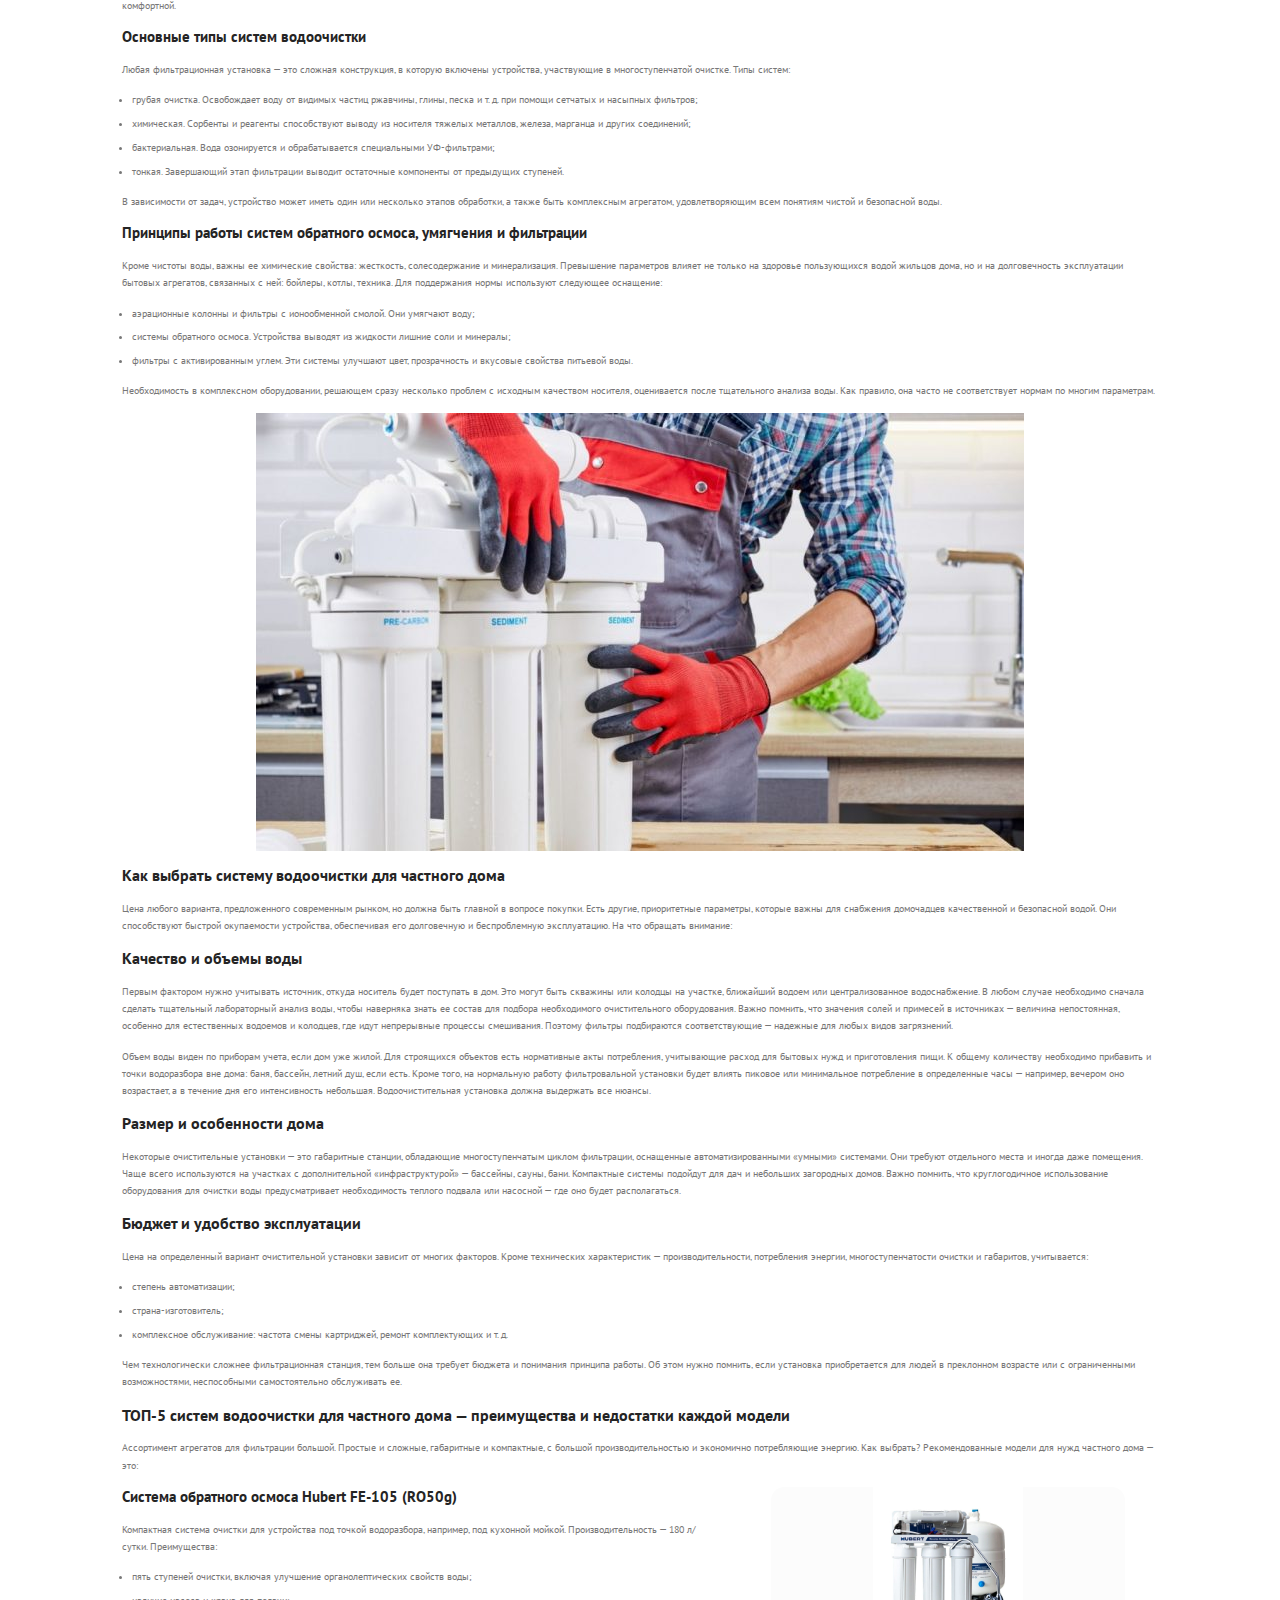
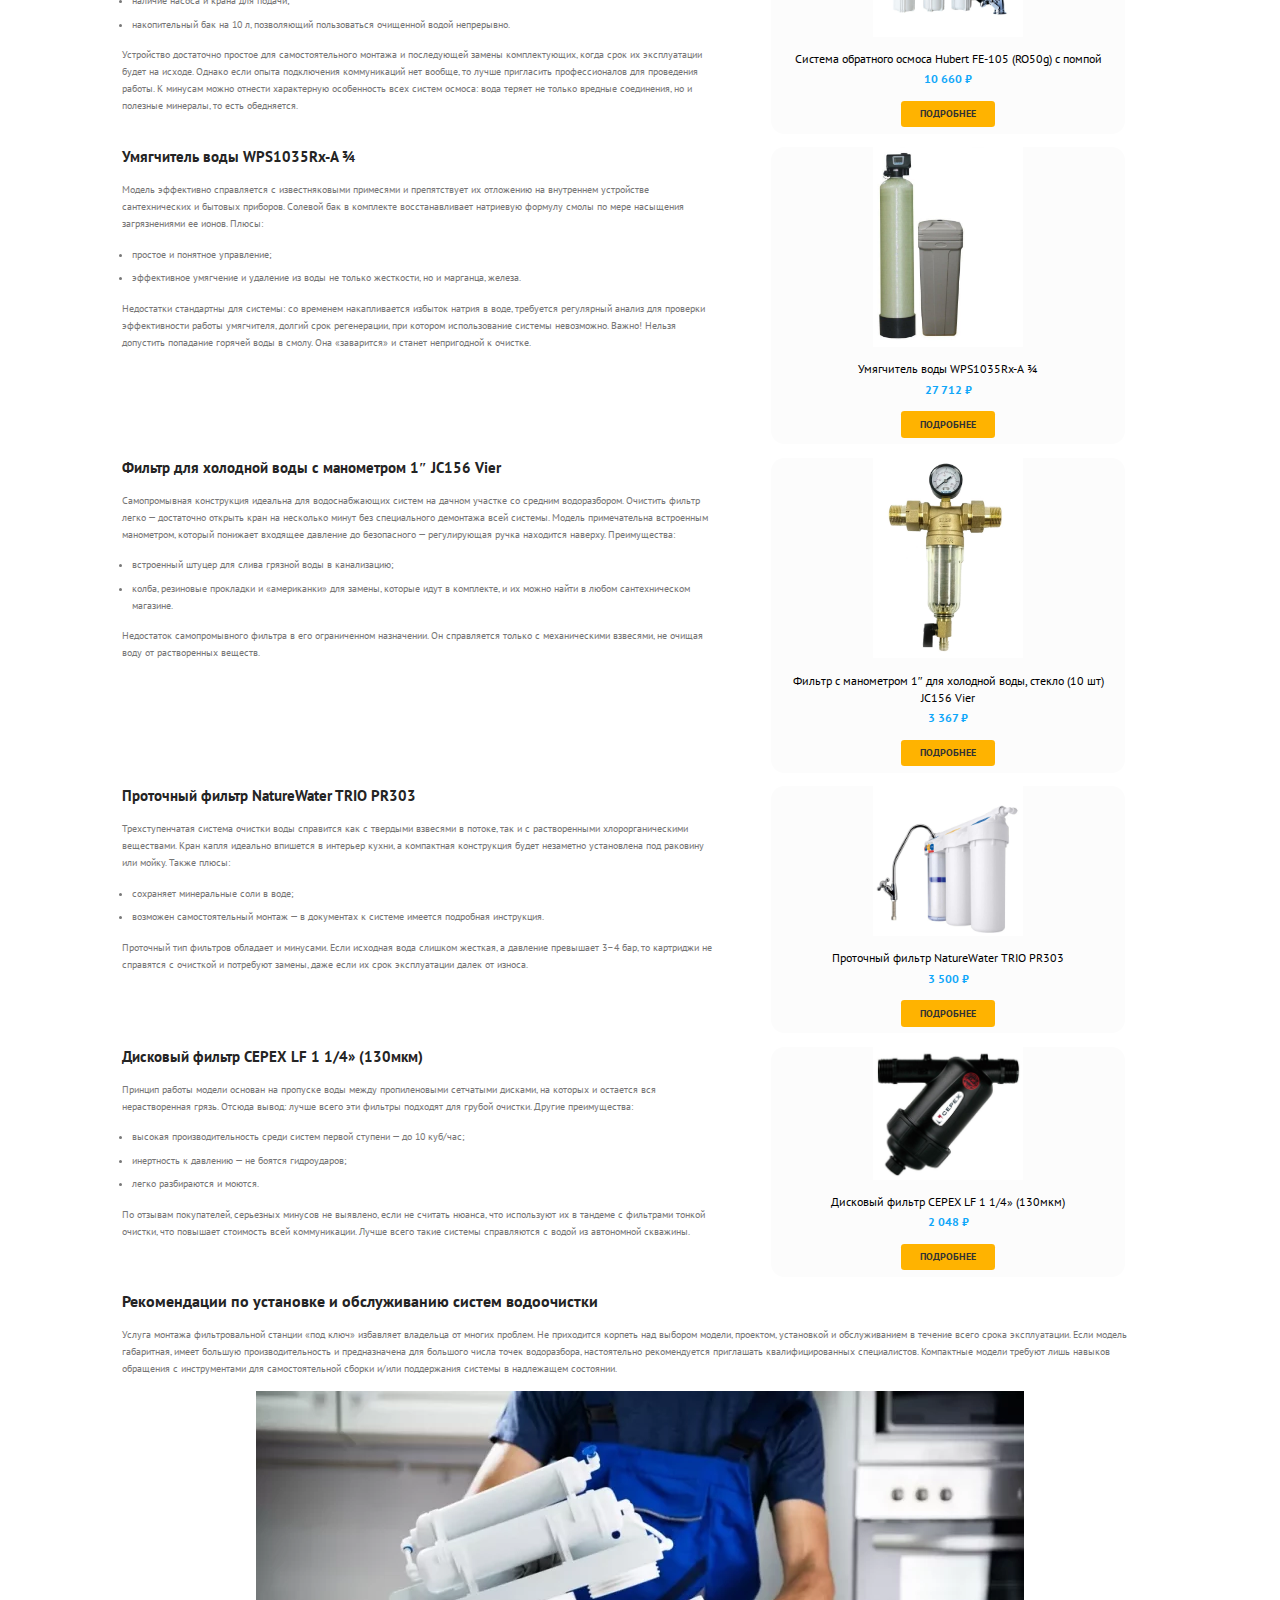
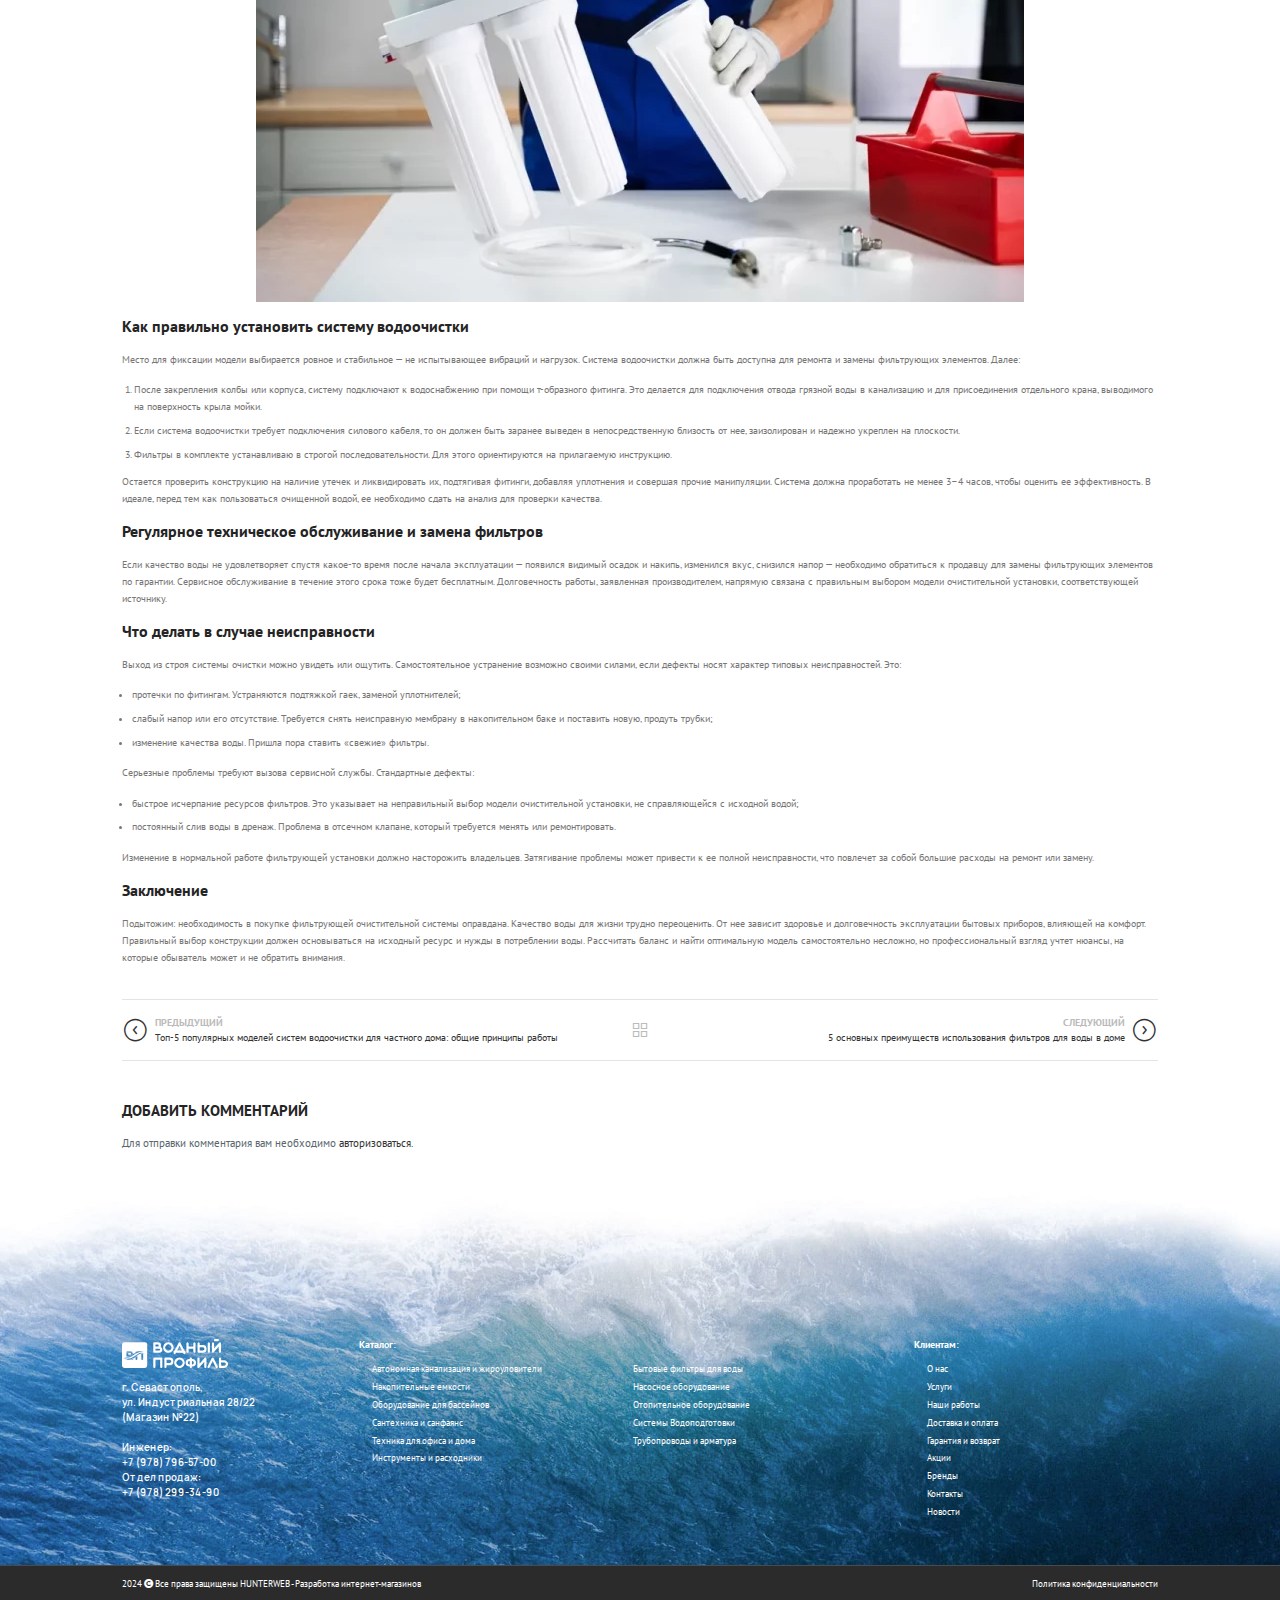
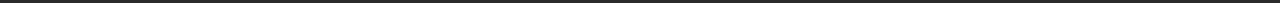
<file: article.html>
<!DOCTYPE html>
<!--[if lt IE 7]><html lang="ru" class="lt-ie9 lt-ie8 lt-ie7"><![endif]-->
<!--[if IE 7]><html lang="ru" class="lt-ie9 lt-ie8"><![endif]-->
<!--[if IE 8]><html lang="ru" class="lt-ie9"><![endif]-->
<!--[if gt IE 8]><!-->
<html lang="ru">
<!--<![endif]-->
<head>
	<meta charset="utf-8" />
	<title>Заголовок</title>
	<meta http-equiv="X-UA-Compatible" content="IE=edge" />
	<meta name="viewport" content="width=device-width, initial-scale=1, maximum-scale=1">
	<meta name="format-detection" content="telephone=no" />
	<link rel="shortcut icon" href="favicon.png" />
	<link rel="stylesheet" href="libs/bootstrap/bootstrap-grid.css" />
	<link rel="stylesheet" href="libs/fontawesome-free-5.12.0-web/css/all.min.css" />
	<link rel="stylesheet" href="libs/fancybox-master/dist/jquery.fancybox.min.css" />
	<link rel="stylesheet" href="libs/slick-1.5.9/slick/slick.css" />
	<link rel="stylesheet" href="libs/slick-1.5.9/slick/slick-theme.css" />
	<link rel="stylesheet" href="libs/ion.rangeSlider-master/css/ion.rangeSlider.min.css" />
	<link rel="stylesheet" href="css/fonts.css?ver=1.9" />
	<link rel="stylesheet" href="css/main.css?ver=1.13" />
	<link rel="stylesheet" href="css/media.css?ver=1.13" />
</head>
<body>

	<div class="wrapper">

		<div class="fixed-buttons">
			<a href="#" target="_blank" class="fixed-buttons__btn">
				<i class="fab fa-telegram-plane"></i>
			</a>
		</div>

		<div class="buttons-mobile">
			<div>
				<a href="#" class="btn-mobile btn-mobile_wishlist">
					<span class="btn-mobile__title">Избранное</span>
					<div class="btn-mobile__value">0</div>
				</a>
			</div>
			<div>
				<a href="#" class="btn-mobile btn-mobile_compare">
					<span class="btn-mobile__title">Сравнить</span>
					<div class="btn-mobile__value">0</div>
				</a>
			</div>
			<div>
				<a href="#" class="btn-mobile btn-mobile_account">
					<span class="btn-mobile__title">Личный кабинет</span>
				</a>
			</div>
			<div>
				<a href="#" class="btn-mobile btn-mobile_basket">
					<span class="btn-mobile__title">Корзина</span>
					<div class="btn-mobile__value">0</div>
				</a>
			</div>
		</div>

		<header class="header">
			<div class="container">
				<div class="header__top">
					<p>г. Севастополь, ул. Индустриальная 28/22 (Магазин№22)</p>
					<div class="header__mails">
						<a href="mailto:info@waterprofile.ru">info@waterprofile.ru</a>
						<a href="mailto:expert@waterprofile.ru">expert@waterprofile.ru</a>
					</div>
				</div>
				<div class="header__main">
					<div class="sandwich"><i class="far fa-bars"></i></div>
					<div class="logo-wrap">
						<a href="#" class="logo">
							<img src="img/logo.svg" alt="alt">
						</a>
						<div class="logo-descr">Продажа и установка систем водоснабжения и водоочистки</div>
					</div>
					<div class="catalog-wrap">
						<div class="btn-catalog">
							<i class="far fa-bars"></i>
							<span>Каталог</span>
							<i class="far fa-chevron-down"></i>
						</div>
						<div class="catalog-dropdown">
							<ul>
								<li class="catalog-dropdown__haschild">
									<a href="#">Автономная канализация и жироуловители</a>
									<ul>
										<li><a href="#">Жироуловители</a></li>
										<li><a href="#">Станции биологической очистки стоков</a></li>
									</ul>
								</li>
								<li class="catalog-dropdown__haschild">
									<a href="#">Бытовые фильтры для воды</a>
									<ul>
										<li><a href="#">Комплектующие для фильтров</a></li>
										<li><a href="#">Магистральные фильтры</a></li>
										<li><a href="#">Проточные системы</a></li>
										<li><a href="#">Системы обратного осмоса</a></li>
										<li><a href="#">Сменные модули и картриджи</a></li>
										<li><a href="#">Фильтры-кувшины</a></li>
									</ul>
								</li>
								<li class="catalog-dropdown__haschild">
									<a href="#">Накопительные емкости</a>
									<ul>
										<li><a href="#">Вертикальные емкости</a></li>
										<li><a href="#">Горизонтальные емкости</a></li>
										<li><a href="#">Емкости для душа и бидоны</a></li>
										<li><a href="#">Поплавки и врезки</a></li>
									</ul>
								</li>
								<li class="catalog-dropdown__haschild">
									<a href="#">Насосное оборудование</a>
									<ul>
										<li><a href="#">Автоматика для насосов</a></li>
										<li><a href="#">Гидроаккумуляторы</a></li>
										<li><a href="#">Дренажные и фекальные насосы</a></li>
										<li><a href="#">Канализационные установки</a></li>
										<li><a href="#">Комплектующие для насосов</a></li>
										<li><a href="#">Поверхностные насосы и станции</a></li>
										<li><a href="#">Скважинные насосы</a></li>
										<li><a href="#">Циркуляционные насосы</a></li>
									</ul>
								</li>
								<li class="catalog-dropdown__haschild">
									<a href="#">Оборудование для бассейнов</a>
									<ul>
										<li><a href="#">Закладные элементы</a></li>
										<li><a href="#">Насосы для бассейна</a></li>
										<li><a href="#">Оборудование для дезинфекции</a></li>
										<li><a href="#">Отделочные материалы</a></li>
										<li><a href="#">ПВХ (клеевые) трубы и фитинги</a></li>
										<li><a href="#">Уход и аксессуары</a></li>
										<li><a href="#">Химия для бассейнов</a></li>
									</ul>
								</li>
								<li class="catalog-dropdown__haschild">
									<a href="#">Отопительное оборудование</a>
									<ul>
										<li><a href="#">Водонагреватели</a></li>
										<li><a href="#">Газовые котлы</a></li>
										<li><a href="#">Запорная и регулирующая арматура</a></li>
										<li><a href="#">КИП (Манометры, термометры)</a></li>
										<li><a href="#">Коллекторы и Шкафы</a></li>
										<li><a href="#">Насосные группы и гидрострелки</a></li>
										<li><a href="#">Радиаторы и конвекторы</a></li>
										<li><a href="#">Расширительные баки и кронштейны</a></li>
										<li><a href="#">Теплый пол</a></li>
										<li><a href="#">Термоизоляция</a></li>
										<li><a href="#">Электрические котлы</a></li>
									</ul>
								</li>
								<li class="catalog-dropdown__haschild">
									<a href="#">Сантехника и санфаянс</a>
									<ul>
										<li><a href="#">Водомеры</a></li>
										<li><a href="#">Сифоны и водосточные трапы</a></li>
										<li><a href="#">Смесители</a></li>
										<li><a href="#">Унитазы, биде, инсталляции</a></li>
									</ul>
								</li>
								<li class="catalog-dropdown__haschild">
									<a href="#">Системы Водоподготовки</a>
									<ul>
										<li><a href="#">Промышленные системы обратного осмоса</a></li>
										<li><a href="#">Мешочные и дисковые фильтры</a></li>
										<li><a href="#">Системы умягчения воды</a></li>
										<li><a href="#">Сорбционные/угольные фильтры</a></li>
										<li><a href="#">УФ обеззараживатели</a></li>
										<li><a href="#">Фильтрующие загрузки и реагенты</a></li>
									</ul>
								</li>
								<li class="catalog-dropdown__haschild">
									<a href="#">Техника для офиса и дома</a>
									<ul>
										<li><a href="#">Системы защиты от протечек</a></li>
									</ul>
								</li>
								<li class="catalog-dropdown__haschild">
									<a href="#">Трубопроводы и арматура</a>
									<ul>
										<li><a href="#">Канализация</a></li>
										<li><a href="#">Краны приборные</a></li>
										<li><a href="#">Краны шаровые</a></li>
										<li><a href="#">Резьбовой фитинг</a></li>
										<li><a href="#">Труба и фитинги PP-R</a></li>
										<li><a href="#">Труба и фитинги ПНД</a></li>
										<li><a href="#">Электромагнитные клапаны</a></li>
									</ul>
								</li>
								<li class="catalog-dropdown__haschild">
									<a href="#">Электрооборудование</a>
									<ul>
										<li><a href="#">Кабель, провод, гофра</a></li>
										<li><a href="#">Модульное оборудование</a></li>
										<li><a href="#">Расходники для электромонтажа</a></li>
										<li><a href="#">Релейное оборудование</a></li>
										<li><a href="#">Розетки, выключатели, вилки</a></li>
										<li><a href="#">Светосигнальная арматура</a></li>
										<li><a href="#">Шкафы, боксы</a></li>
									</ul>
								</li>
								<li><a href="#">Инструменты и расходники</a></li>
							</ul>
						</div>
					</div>
					<ul class="menu">
						<li class="menu__haschild">
							<a href="#">Услуги</a>
							<div class="menu__dropdown">
								<ul>
									<li><a href="#">Подбор и монтаж всех видов отопительного оборудования</a></li>
									<li><a href="#">Монтаж насосного оборудования</a></li>
									<li><a href="#">Монтаж и обслуживание оборудования для бассейна</a></li>
									<li><a href="#">Проектирование и монтаж систем водоочистки любой производительности</a></li>
									<li><a href="#">Монтаж систем водоснабжения</a></li>
									<li><a href="#">Монтаж теплых полов</a></li>
									<li><a href="#">Подбор и монтаж станций биологической очистки</a></li>
									<li><a href="#">Обслуживание станций биологической очистки</a></li>
									<li><a href="#">Установка и обслуживание фильтров для воды</a></li>
									<li><a href="#">Бесплатный экспресс-анализ воды</a></li>
									<li><a href="#">Монтаж накопительных емкостей</a></li>
									<li><a href="#">Монтаж гелиосистем и тепловых насосов</a></li>
									<li><a href="#">Стыковая и электромуфтовая сварка ПНД труб любой сложности</a></li>
								</ul>
							</div>
						</li>
						<li><a href="#">Доставка и оплата</a></li>
						<li><a href="#">Наши работы</a></li>
						<li><a href="#">О нас</a></li>
						<li><a href="#">Контакты</a></li>
					</ul>
					<div class="header__contacts">
						<p><a href="tel:+79787965700">+7 (978) 796-57-00</a> - Инженер</p>
						<p><a href="tel:+79782993490">+7 (978) 299-34-90</a> - Отдел продаж</p>
						<p>пн-пт 9:00-18:00,сб 9:00-15:00</p>
					</div>
					<div class="header__buttons">
						<a href="#" class="btn-header btn-header_search">
							<span class="btn-header__icon"></span>
						</a>
						<a href="#" class="btn-header btn-header_user">
							<span class="btn-header__icon"></span>
						</a>
						<a href="#" class="btn-header btn-header_compare">
							<span class="btn-header__icon">
								<span class="btn-header__value">0</span>
							</span>
						</a>
						<a href="#" class="btn-header btn-header_favorites">
							<span class="btn-header__icon">
								<span class="btn-header__value">0</span>
							</span>
						</a>
						<a href="#" class="btn-header btn-header_basket">
							<span class="btn-header__icon">
								<span class="btn-header__value">0</span>
							</span>
							<div class="btn-header__text">0 ₽</div>
						</a>
					</div>
				</div>
			</div>
			<div class="menu-mobile">
				<div class="search-mobile">
					<form>
						<input type="text" placeholder="Поиск по товарам" required="required">
						<button class="search-mobile__button"></button>
					</form>
				</div>
				<ul class="tabs-menu">
					<li class="active"><a href="#tab_menu1">Меню</a></li>
					<li><a href="#tab_menu2">Категории</a></li>
				</ul>
				<div class="tab-container-menu">
					<div class="tab-pane-menu" id="tab_menu1">
						<ul class="menu-list">
							<li class="menu-list__haschild">
								<a href="#">Услуги</a>
								<span class="menu-list__open"><i class="far fa-chevron-right"></i></span>
								<ul>
									<li><a href="#">Подбор и монтаж всех видов отопительного оборудования</a></li>
									<li><a href="#">Монтаж насосного оборудования</a></li>
									<li><a href="#">Монтаж и обслуживание оборудования для бассейна</a></li>
									<li><a href="#">Проектирование и монтаж систем водоочистки любой производительности</a></li>
									<li><a href="#">Монтаж систем водоснабжения</a></li>
									<li><a href="#">Монтаж теплых полов</a></li>
									<li><a href="#">Подбор и монтаж станций биологической очистки</a></li>
									<li><a href="#">Обслуживание станций биологической очистки</a></li>
									<li><a href="#">Установка и обслуживание фильтров для воды</a></li>
									<li><a href="#">Бесплатный экспресс-анализ воды</a></li>
									<li><a href="#">Монтаж накопительных емкостей</a></li>
									<li><a href="#">Монтаж гелиосистем и тепловых насосов</a></li>
									<li><a href="#">Стыковая и электромуфтовая сварка ПНД труб любой сложности</a></li>
								</ul>
							</li>
							<li><a href="#">Доставка и оплата</a></li>
							<li><a href="#">Наши работы</a></li>
							<li><a href="#">О нас</a></li>
							<li><a href="#">Контакты</a></li>
							<li class="menu-list__wishlist"><a href="#">Избранное </a></li>
							<li class="menu-list__compare"><a href="#">Сравнить</a></li>
							<li class="menu-list__user"><a href="#">Войти / Зарегистрироваться</a></li>
						</ul>
					</div>
					<div class="tab-pane-menu" id="tab_menu2">
						<ul class="menu-list">
							<li class="menu-list__haschild">
								<a href="#">Автономная канализация и жироуловители</a>
								<span class="menu-list__open"><i class="far fa-chevron-right"></i></span>
								<ul>
									<li><a href="#">Жироуловители</a></li>
									<li><a href="#">Станции биологической очистки стоков</a></li>
								</ul>
							</li>
							<li class="menu-list__haschild">
								<a href="#">Бытовые фильтры для воды</a>
								<span class="menu-list__open"><i class="far fa-chevron-right"></i></span>
								<ul>
									<li><a href="#">Комплектующие для фильтров</a></li>
									<li><a href="#">Магистральные фильтры</a></li>
									<li><a href="#">Проточные системы</a></li>
									<li><a href="#">Системы обратного осмоса</a></li>
									<li><a href="#">Сменные модули и картриджи</a></li>
									<li><a href="#">Фильтры-кувшины</a></li>
								</ul>
							</li>
							<li class="menu-list__haschild">
								<a href="#">Накопительные емкости</a>
								<span class="menu-list__open"><i class="far fa-chevron-right"></i></span>
								<ul>
									<li><a href="#">Вертикальные емкости</a></li>
									<li><a href="#">Горизонтальные емкости</a></li>
									<li><a href="#">Емкости для душа и бидоны</a></li>
									<li><a href="#">Поплавки и врезки</a></li>
								</ul>
							</li>
							<li class="menu-list__haschild">
								<a href="#">Насосное оборудование</a>
								<span class="menu-list__open"><i class="far fa-chevron-right"></i></span>
								<ul>
									<li><a href="#">Автоматика для насосов</a></li>
									<li><a href="#">Гидроаккумуляторы</a></li>
									<li><a href="#">Дренажные и фекальные насосы</a></li>
									<li><a href="#">Канализационные установки</a></li>
									<li><a href="#">Комплектующие для насосов</a></li>
									<li><a href="#">Поверхностные насосы и станции</a></li>
									<li><a href="#">Скважинные насосы</a></li>
									<li><a href="#">Циркуляционные насосы</a></li>
								</ul>
							</li>
							<li class="menu-list__haschild">
								<a href="#">Оборудование для бассейнов</a>
								<span class="menu-list__open"><i class="far fa-chevron-right"></i></span>
								<ul>
									<li><a href="#">Закладные элементы</a></li>
									<li><a href="#">Насосы для бассейна</a></li>
									<li><a href="#">Оборудование для дезинфекции</a></li>
									<li><a href="#">Отделочные материалы</a></li>
									<li><a href="#">ПВХ (клеевые) трубы и фитинги</a></li>
									<li><a href="#">Уход и аксессуары</a></li>
									<li><a href="#">Химия для бассейнов</a></li>
								</ul>
							</li>
							<li class="menu-list__haschild">
								<a href="#">Отопительное оборудование</a>
								<span class="menu-list__open"><i class="far fa-chevron-right"></i></span>
								<ul>
									<li><a href="#">Водонагреватели</a></li>
									<li><a href="#">Газовые котлы</a></li>
									<li><a href="#">Запорная и регулирующая арматура</a></li>
									<li><a href="#">КИП (Манометры, термометры)</a></li>
									<li><a href="#">Коллекторы и Шкафы</a></li>
									<li><a href="#">Насосные группы и гидрострелки</a></li>
									<li><a href="#">Радиаторы и конвекторы</a></li>
									<li><a href="#">Расширительные баки и кронштейны</a></li>
									<li><a href="#">Теплый пол</a></li>
									<li><a href="#">Термоизоляция</a></li>
									<li><a href="#">Электрические котлы</a></li>
								</ul>
							</li>
							<li class="menu-list__haschild">
								<a href="#">Сантехника и санфаянс</a>
								<span class="menu-list__open"><i class="far fa-chevron-right"></i></span>
								<ul>
									<li><a href="#">Водомеры</a></li>
									<li><a href="#">Сифоны и водосточные трапы</a></li>
									<li><a href="#">Смесители</a></li>
									<li><a href="#">Унитазы, биде, инсталляции</a></li>
								</ul>
							</li>
							<li class="menu-list__haschild">
								<a href="#">Системы Водоподготовки</a>
								<span class="menu-list__open"><i class="far fa-chevron-right"></i></span>
								<ul>
									<li><a href="#">Промышленные системы обратного осмоса</a></li>
									<li><a href="#">Мешочные и дисковые фильтры</a></li>
									<li><a href="#">Системы умягчения воды</a></li>
									<li><a href="#">Сорбционные/угольные фильтры</a></li>
									<li><a href="#">УФ обеззараживатели</a></li>
									<li><a href="#">Фильтрующие загрузки и реагенты</a></li>
								</ul>
							</li>
							<li class="menu-list__haschild">
								<a href="#">Техника для офиса и дома</a>
								<span class="menu-list__open"><i class="far fa-chevron-right"></i></span>
								<ul>
									<li><a href="#">Системы защиты от протечек</a></li>
								</ul>
							</li>
							<li class="menu-list__haschild">
								<a href="#">Трубопроводы и арматура</a>
								<span class="menu-list__open"><i class="far fa-chevron-right"></i></span>
								<ul>
									<li><a href="#">Канализация</a></li>
									<li><a href="#">Краны приборные</a></li>
									<li><a href="#">Краны шаровые</a></li>
									<li><a href="#">Резьбовой фитинг</a></li>
									<li><a href="#">Труба и фитинги PP-R</a></li>
									<li><a href="#">Труба и фитинги ПНД</a></li>
									<li><a href="#">Электромагнитные клапаны</a></li>
								</ul>
							</li>
							<li class="menu-list__haschild">
								<a href="#">Электрооборудование</a>
								<span class="menu-list__open"><i class="far fa-chevron-right"></i></span>
								<ul>
									<li><a href="#">Кабель, провод, гофра</a></li>
									<li><a href="#">Модульное оборудование</a></li>
									<li><a href="#">Расходники для электромонтажа</a></li>
									<li><a href="#">Релейное оборудование</a></li>
									<li><a href="#">Розетки, выключатели, вилки</a></li>
									<li><a href="#">Светосигнальная арматура</a></li>
									<li><a href="#">Шкафы, боксы</a></li>
								</ul>
							</li>
							<li><a href="#">Инструменты и расходники</a></li>
						</ul>
					</div>
				</div>
			</div>
			<div class="menu-overlay"></div>
		</header>

		<section class="billbord-page">
			<div class="container">
				<h1 class="title-page">Новости</h1>
				<ul class="breadcrumbs">
					<li><a href="#">Главная</a></li>
					<li><a href="#">Новости</a></li>
					<li><a href="#">татья</a></li>
				</ul>
			</div>
		</section>

		<section class="page-article">
			<div class="container">
				<div class="head-article">
					<div class="head-article__category"><a href="#">Статья</a></div>
					<h1>Топ-5 популярных моделей систем водоочистки для частного дома: общие принципы работы</h1>
					<div class="head-article__meta">
						<span>Опубликовано </span>
						<div class="head-article__avatar">
							<img src="img/avatar1.png" alt="alt">
						</div>
						<a href="#" class="head-article__author">Водный Профиль</a>
					</div>
				</div>
				<div class="image-article">
					<div class="article-date"><span>03</span>Июн</div>
					<img src="img/article1.jpg" alt="alt">
				</div>
				<div class="article-content">
					<p>Проблема качества воды для нужд частного дома, даже если он присоединен к централизованной сети, решается подключением современных систем очистки. В зависимости от исходного состояния носителя, они способны удалять из него грубые взвеси и химические вещества, препятствовать размножению вредных бактерий и микробов, улучшать вкусовые свойства. Ассортимент современных фильтрующих конструкций очень большой, и выбор без опыта часто затруднителен. Стандартные вопросы владельцев домов: на что ориентироваться при покупке, кто должен устанавливать и обслуживать систему? Наша статья ответит на все.</p>
					<p><strong>Содержание:</strong></p>
					<ol class="anchors-article">
						<li>
							<a href="#anchor-1">Общие принципы работы систем водоочистки</a>
							<ul>
								<li><a href="#anchor-2">Основные типы систем водоочистки</a></li>
								<li><a href="#anchor-3">Принципы работы систем обратного осмоса, умягчения и фильтрации</a></li>
							</ul>
						</li>
						<li>
							<a href="#anchor-4">Как выбрать систему водоочистки для частного дома</a>
							<ul>
								<li><a href="#anchor-5">Качество и объем воды</a></li>
								<li><a href="#anchor-6">Размер и особенности дома</a></li>
								<li><a href="#anchor-7">Бюджет и удобство эксплуатации</a></li>
							</ul>
						</li>
						<li>
							<a href="#anchor-8">ТОП-5 систем водоочистки для частного дома — преимущества и недостатки каждой модели</a>
							<ul>
								<li><a href="#anchor-9">Система обратного осмоса Hubert FE-105 (RO50g)</a></li>
								<li><a href="#anchor-10">Умягчитель воды WPS1035Rx-A ¾</a></li>
								<li><a href="#anchor-11">Фильтр для холодной воды с манометром 1″ JC156 Vier</a></li>
								<li><a href="#anchor-12">Проточный фильтр NatureWater TRIO PR303</a></li>
								<li><a href="#anchor-13">Дисковый фильтр CEPEX LF 1 1/4» (130мкм)</a></li>
							</ul>
						</li>
						<li>
							<a href="#anchor-14">Рекомендации по установке и обслуживанию систем водоочистки</a>
							<ul>
								<li><a href="#anchor-15">Как правильно установить систему водоочистки</a></li>
								<li><a href="#anchor-16">Регулярное техническое обслуживание и замена фильтров</a></li>
								<li><a href="#anchor-17">Что делать в случае неисправности</a></li>
							</ul>
						</li>
						<li><a href="#anchor-18">Заключение</a></li>
					</ol>
					<h2 id="anchor-1">Общие принципы работы систем водоочистки</h2>
					<p>Основная задача любой фильтрующей установки, это получение на выходе воды, отвечающей всем необходимым стандартам — без осадка и примесей. Кроме ее качества, учитывается и объем, удовлетворяющий нуждам. Устройство монтируется на участок от скважины или магистрального водопровода, обеспечивая бесперебойную подачу носителя в дом. Автоматические клапаны и настройки регулируют скорость и напор потока, делая эксплуатацию системы комфортной.</p>
					<h3 id="anchor-2">Основные типы систем водоочистки</h3>
					<p>Любая фильтрационная установка — это сложная конструкция, в которую включены устройства, участвующие в многоступенчатой очистке. Типы систем:</p>
					<ul>
						<li>грубая очистка. Освобождает воду от видимых частиц ржавчины, глины, песка и т. д. при помощи сетчатых и насыпных фильтров;</li>
						<li>химическая. Сорбенты и реагенты способствуют выводу из носителя тяжелых металлов, железа, марганца и других соединений;</li>
						<li>бактериальная. Вода озонируется и обрабатывается специальными УФ-фильтрами;</li>
						<li>тонкая. Завершающий этап фильтрации выводит остаточные компоненты от предыдущих ступеней.</li>
					</ul>
					<p>В зависимости от задач, устройство может иметь один или несколько этапов обработки, а также быть комплексным агрегатом, удовлетворяющим всем понятиям чистой и безопасной воды.</p>
					<h3 id="anchor-3">Принципы работы систем обратного осмоса, умягчения и фильтрации</h3>
					<p>Кроме чистоты воды, важны ее химические свойства: жесткость, солесодержание и минерализация. Превышение параметров влияет не только на здоровье пользующихся водой жильцов дома, но и на долговечность эксплуатации бытовых агрегатов, связанных с ней: бойлеры, котлы, техника.  Для поддержания нормы используют следующее оснащение:</p>
					<ul>
						<li>аэрационные колонны и фильтры с ионообменной смолой. Они умягчают воду;</li>
						<li>системы обратного осмоса. Устройства выводят из жидкости лишние соли и минералы;</li>
						<li>фильтры с активированным углем. Эти системы улучшают цвет, прозрачность и вкусовые свойства питьевой воды.</li>
					</ul>
					<p>Необходимость в комплексном оборудовании, решающем сразу несколько проблем с исходным качеством носителя, оценивается после тщательного анализа воды. Как правило, она часто не соответствует нормам по многим параметрам.</p>
					<img src="img/article2.jpg" alt="alt">
					<h2 id="anchor-4">Как выбрать систему водоочистки для частного дома</h2>
					<p>Цена любого варианта, предложенного современным рынком, но должна быть главной в  вопросе покупки. Есть другие, приоритетные параметры, которые важны для снабжения домочадцев качественной и безопасной водой. Они способствуют быстрой окупаемости устройства, обеспечивая его долговечную и беспроблемную эксплуатацию. На что обращать внимание:</p>
					<h2 id="anchor-5">Качество и объемы воды</h2>
					<p>Первым фактором нужно учитывать источник, откуда носитель будет поступать в дом. Это могут быть скважины или колодцы на участке, ближайший водоем или централизованное водоснабжение. В любом случае необходимо сначала сделать тщательный лабораторный анализ воды, чтобы наверняка знать ее состав для подбора необходимого очистительного оборудования. Важно помнить, что значения солей и примесей в источниках — величина непостоянная, особенно для естественных водоемов и колодцев, где идут непрерывные процессы смешивания. Поэтому фильтры подбираются соответствующие — надежные для любых видов загрязнений.</p>
					<p>Объем воды виден по приборам учета, если дом уже жилой. Для строящихся объектов есть нормативные акты потребления, учитывающие расход для бытовых нужд и приготовления пищи. К общему количеству необходимо прибавить и точки водоразбора вне дома: баня, бассейн, летний душ, если есть. Кроме того, на нормальную работу фильтровальной установки будет влиять пиковое или минимальное потребление в определенные часы — например, вечером оно возрастает, а в течение дня его интенсивность небольшая. Водоочистительная установка должна выдержать все нюансы.</p>
					<h2 id="anchor-6">Размер и особенности дома</h2>
					<p>Некоторые очистительные установки — это габаритные станции, обладающие многоступенчатым циклом фильтрации, оснащенные автоматизированными «умными» системами. Они требуют отдельного места и иногда даже помещения. Чаще всего используются на участках с дополнительной «инфраструктурой» — бассейны, сауны, бани. Компактные системы подойдут для дач и небольших загородных домов. Важно помнить, что круглогодичное использование оборудования для очистки воды предусматривает  необходимость теплого подвала или насосной — где оно будет располагаться. </p>
					<h2 id="anchor-7">Бюджет и удобство эксплуатации</h2>
					<p>Цена на определенный вариант очистительной установки зависит от многих факторов. Кроме технических характеристик — производительности, потребления энергии, многоступенчатости очистки и габаритов, учитывается:</p>
					<ul>
						<li>степень автоматизации;</li>
						<li>страна-изготовитель;</li>
						<li>комплексное обслуживание: частота смены картриджей, ремонт комплектующих и т. д.</li>
					</ul>
					<p>Чем технологически сложнее фильтрационная станция, тем больше она требует бюджета и понимания принципа работы. Об этом нужно помнить, если установка приобретается для людей в преклонном возрасте или с ограниченными возможностями, неспособными самостоятельно обслуживать ее.</p>
					<h2 id="anchor-8">ТОП-5 систем водоочистки для частного дома — преимущества и недостатки каждой модели</h2>
					<p>Ассортимент агрегатов для фильтрации большой. Простые и сложные, габаритные и компактные, с большой производительностью и экономично потребляющие энергию. Как выбрать? Рекомендованные модели для нужд частного дома — это:</p>
					<div class="row">
						<div class="col-lg-7">
							<h3 id="anchor-9">Система обратного осмоса Hubert FE-105 (RO50g)</h3>
							<p>Компактная система очистки для устройства под точкой водоразбора, например, под кухонной мойкой. Производительность — 180 л/сутки. Преимущества:</p>
							<ul>
								<li>пять ступеней очистки, включая улучшение органолептических свойств воды;</li>
								<li>наличие насоса и крана для подачи;</li>
								<li>накопительный бак на 10 л, позволяющий пользоваться очищенной водой непрерывно.</li>
							</ul>
							<p>Устройство достаточно простое для самостоятельного монтажа и последующей замены комплектующих, когда срок их эксплуатации будет на исходе. Однако если опыта подключения коммуникаций нет вообще, то лучше пригласить профессионалов для проведения работы. К минусам можно отнести характерную особенность всех систем осмоса: вода теряет не только вредные соединения, но и полезные минералы, то есть обедняется.</p>
						</div>
						<div class="col-lg-5">
							<div class="product-article">
								<div class="product-article__image">
									<img src="img/product_article1.jpg" alt="alt">
								</div>
								<div class="product-article__title">Система обратного осмоса Hubert FE-105 (RO50g) с помпой</div>
								<div class="price-main">10 660 ₽</div>
								<a href="#" class="btn-main btn-main_page">Подробнее</a>
							</div>
						</div>
					</div>
					<div class="row">
						<div class="col-lg-7">
							<h3 id="anchor-10">Умягчитель воды WPS1035Rx-A ¾</h3>
							<p>Модель эффективно справляется с известняковыми примесями и препятствует их отложению на внутреннем устройстве сантехнических и бытовых приборов. Солевой бак в комплекте восстанавливает натриевую формулу смолы по мере насыщения загрязнениями ее ионов. Плюсы:</p>
							<ul>
								<li>простое и понятное управление;</li>
								<li>эффективное умягчение и удаление из воды не только жесткости, но и марганца, железа.</li>
							</ul>
							<p>Недостатки стандартны для системы: со временем накапливается избыток натрия в воде, требуется регулярный анализ для проверки эффективности работы умягчителя, долгий срок регенерации, при котором использование системы невозможно. Важно! Нельзя допустить попадание горячей воды в смолу. Она «заварится» и станет непригодной к очистке.</p>
						</div>
						<div class="col-lg-5">
							<div class="product-article">
								<div class="product-article__image">
									<img src="img/product_article2.jpg" alt="alt">
								</div>
								<div class="product-article__title">Умягчитель воды WPS1035Rx-A ¾</div>
								<div class="price-main">27 712 ₽</div>
								<a href="#" class="btn-main btn-main_page">Подробнее</a>
							</div>
						</div>
					</div>
					<div class="row">
						<div class="col-lg-7">
							<h3 id="anchor-11">Фильтр для холодной воды с манометром 1″ JC156 Vier</h3>
							<p>Самопромывная конструкция идеальна для водоснабжающих систем на дачном участке со средним водоразбором. Очистить фильтр легко — достаточно открыть кран на несколько минут без специального демонтажа всей системы. Модель примечательна встроенным манометром, который понижает входящее давление до безопасного — регулирующая ручка находится наверху. Преимущества:</p>
							<ul>
								<li>встроенный штуцер для слива грязной воды в канализацию;</li>
								<li>колба, резиновые прокладки и «американки» для замены, которые идут в комплекте, и их можно найти в любом сантехническом магазине.</li>
							</ul>
							<p>Недостаток самопромывного фильтра в его ограниченном назначении. Он справляется только с механическими взвесями, не очищая воду от растворенных веществ.</p>
						</div>
						<div class="col-lg-5">
							<div class="product-article">
								<div class="product-article__image">
									<img src="img/product_article3.jpg" alt="alt">
								</div>
								<div class="product-article__title">Фильтр с манометром 1″ для холодной воды, стекло (10 шт) JC156 Vier</div>
								<div class="price-main">3 367 ₽</div>
								<a href="#" class="btn-main btn-main_page">Подробнее</a>
							</div>
						</div>
					</div>
					<div class="row">
						<div class="col-lg-7">
							<h3 id="anchor-12">Проточный фильтр NatureWater TRIO PR303</h3>
							<p>Трехступенчатая система очистки воды справится как с твердыми взвесями в потоке, так и с растворенными хлорорганическими веществами. Кран капля идеально впишется в интерьер кухни, а компактная конструкция будет незаметно установлена под раковину или мойку. Также плюсы:</p>
							<ul>
								<li>сохраняет минеральные соли в воде;</li>
								<li>возможен самостоятельный монтаж — в документах к системе имеется подробная инструкция.</li>
							</ul>
							<p>Проточный тип фильтров обладает и минусами. Если исходная вода слишком жесткая, а давление превышает 3–4 бар, то картриджи не справятся с очисткой и потребуют замены, даже если их срок эксплуатации далек от износа.</p>
						</div>
						<div class="col-lg-5">
							<div class="product-article">
								<div class="product-article__image">
									<img src="img/product_article4.jpg" alt="alt">
								</div>
								<div class="product-article__title">Проточный фильтр NatureWater TRIO PR303</div>
								<div class="price-main">3 500 ₽</div>
								<a href="#" class="btn-main btn-main_page">Подробнее</a>
							</div>
						</div>
					</div>
					<div class="row">
						<div class="col-lg-7">
							<h3 id="anchor-13">Дисковый фильтр CEPEX LF 1 1/4» (130мкм)</h3>
							<p>Принцип работы модели основан на пропуске воды между пропиленовыми сетчатыми дисками, на которых и остается вся нерастворенная грязь. Отсюда вывод: лучше всего эти фильтры подходят для грубой очистки. Другие преимущества:</p>
							<ul>
								<li>высокая производительность среди систем первой ступени — до 10 куб/час;</li>
								<li>инертность к давлению — не боятся гидроударов;</li>
								<li>легко разбираются и моются.</li>
							</ul>
							<p>По отзывам покупателей, серьезных минусов не выявлено, если не считать нюанса, что используют их в тандеме с фильтрами тонкой очистки, что повышает стоимость всей коммуникации.  Лучше всего такие системы справляются с водой из автономной скважины.</p>
						</div>
						<div class="col-lg-5">
							<div class="product-article">
								<div class="product-article__image">
									<img src="img/product_article5.jpg" alt="alt">
								</div>
								<div class="product-article__title">Дисковый фильтр CEPEX LF 1 1/4» (130мкм)</div>
								<div class="price-main">2 048 ₽</div>
								<a href="#" class="btn-main btn-main_page">Подробнее</a>
							</div>
						</div>
					</div>
					<h2 id="anchor-14">Рекомендации по установке и обслуживанию систем водоочистки</h2>
					<p>Услуга монтажа фильтровальной станции «под ключ» избавляет владельца от многих проблем. Не приходится корпеть над выбором модели, проектом, установкой и обслуживанием в течение всего срока эксплуатации. Если модель габаритная, имеет большую производительность и предназначена для большого числа точек водоразбора, настоятельно рекомендуется приглашать квалифицированных специалистов. Компактные модели требуют лишь навыков обращения с инструментами для самостоятельной сборки и/или поддержания системы в надлежащем состоянии.</p>
					<img src="img/article3.webp" alt="alt">
					<h2 id="anchor-15">Как правильно установить систему водоочистки</h2>
					<p>Место для фиксации модели выбирается ровное и стабильное — не испытывающее вибраций и нагрузок. Система водоочистки должна быть доступна для ремонта и замены фильтрующих элементов. Далее:</p>
					<ol>
						<li>После закрепления колбы или корпуса, систему подключают к водоснабжению при помощи т-образного фитинга. Это делается для подключения отвода грязной воды в канализацию и для присоединения отдельного крана, выводимого на поверхность крыла мойки.</li>
						<li>Если система водоочистки требует подключения силового кабеля, то он должен быть заранее выведен в непосредственную близость от нее, заизолирован и надежно укреплен на плоскости.</li>
						<li>Фильтры в комплекте устанавливаю в строгой последовательности. Для этого ориентируются на прилагаемую инструкцию.</li>
					</ol>
					<p>Остается проверить конструкцию на наличие утечек и ликвидировать их, подтягивая фитинги, добавляя уплотнения и совершая прочие манипуляции. Система должна проработать не менее 3–4 часов, чтобы оценить ее эффективность. В идеале, перед тем как пользоваться очищенной водой, ее необходимо сдать на анализ для проверки качества.</p>
					<h2 id="anchor-16">Регулярное техническое обслуживание и замена фильтров</h2>
					<p>Если качество воды не удовлетворяет спустя какое-то время после начала эксплуатации — появился видимый осадок и накипь, изменился вкус, снизился напор — необходимо обратиться к продавцу для замены фильтрующих элементов по гарантии. Сервисное обслуживание в течение этого срока тоже будет бесплатным. Долговечность работы, заявленная производителем, напрямую связана с правильным выбором модели очистительной установки, соответствующей источнику.</p>
					<h2 id="anchor-17">Что делать в случае неисправности</h2>
					<p>Выход из строя системы очистки можно увидеть или ощутить. Самостоятельное устранение возможно своими силами, если дефекты носят характер типовых неисправностей. Это:</p>
					<ul>
						<li>протечки по фитингам. Устраняются подтяжкой гаек, заменой уплотнителей;</li>
						<li>слабый напор или его отсутствие. Требуется снять неисправную мембрану в накопительном баке и поставить новую, продуть трубки;</li>
						<li>изменение качества воды. Пришла пора ставить «свежие» фильтры.</li>
					</ul>
					<p>Серьезные проблемы требуют вызова сервисной службы. Стандартные дефекты:</p>
					<ul>
						<li>быстрое исчерпание ресурсов фильтров. Это указывает на неправильный выбор модели очистительной установки, не справляющейся с исходной водой;</li>
						<li>постоянный слив воды в дренаж. Проблема в отсечном клапане, который требуется менять или ремонтировать.</li>
					</ul>
					<p>Изменение в нормальной работе фильтрующей установки должно насторожить владельцев. Затягивание проблемы может привести к ее полной неисправности, что повлечет за собой большие расходы на ремонт или замену.</p>
					<h2 id="anchor-18">Заключение</h2>
					<p>Подытожим: необходимость в покупке фильтрующей очистительной системы оправдана. Качество воды для жизни трудно переоценить. От нее зависит здоровье и долговечность эксплуатации бытовых приборов, влияющей на комфорт. Правильный выбор конструкции должен основываться на исходный ресурс и нужды в потреблении воды. Рассчитать баланс и найти оптимальную модель самостоятельно несложно, но профессиональный взгляд учтет нюансы, на которые обыватель может и не обратить внимания.</p>
				</div>
				<div class="nav-article">
					<a href="#" class="button-nav button-nav_prev">
						<span class="button-nav__arrow"></span>
						<span class="button-nav__content">
							<span class="button-nav__title">Предыдущий </span>
							<span class="button-nav__descr">Топ-5 популярных моделей систем водоочистки для частного дома: общие принципы работы </span>
						</span>
					</a>
					<a href="#" class="btn-back"><span class="tooltip-main">Вернуться к записям  </span></a>
					<a href="#" class="button-nav button-nav_next">
						<span class="button-nav__arrow"></span>
						<span class="button-nav__content">
							<span class="button-nav__title">Следующий </span>
							<span class="button-nav__descr">5 основных преимуществ использования фильтров для воды в доме</span>
						</span>
					</a>
				</div>
				<div class="comments-article">
					<div class="comments-article__title">Добавить комментарий</div>
					<p>Для отправки комментария вам необходимо <a href="#">авторизоваться.</a></p>
				</div>
			</div>
		</section>

		<footer class="footer">
			<div class="container">
				<div class="row">
					<div class="col-lg-3">
						<a href="#" class="logo">
							<img src="img/logo2.svg" alt="alt">
						</a>
						<div class="footer__contacts">
							<p>г. Севастополь,</p>
							<p>ул. Индустриальная 28/22</p>
							<p>(Магазин №22)</p>
							<br>
							<p>Инженер:</p>
							<p><a href="tel:+79787965700">+7 (978) 796-57-00</a></p>
							<p>Отдел продаж:</p>
							<p><a href="tel:+79782993490">+7 (978) 299-34-90</a></p>
						</div>
					</div>
					<div class="col-lg-6">
						<div class="footer__center">
							<div class="footer__title">Каталог:</div>
							<ul class="footer__nav footer__nav_columns">
								<li><a href="#">Автономная канализация и жироуловители</a></li>
								<li><a href="#">Бытовые фильтры для воды</a></li>
								<li><a href="#">Накопительные емкости</a></li>
								<li><a href="#">Насосное оборудование</a></li>
								<li><a href="#">Оборудование для бассейнов</a></li>
								<li><a href="#">Отопительное оборудование</a></li>
								<li><a href="#">Сантехника и санфаянс</a></li>
								<li><a href="#">Системы Водоподготовки</a></li>
								<li><a href="#">Техника для офиса и дома</a></li>
								<li><a href="#">Трубопроводы и арматура</a></li>
								<li><a href="#">Инструменты и расходники</a></li>
							</ul>
						</div>
					</div>
					<div class="col-lg-3">
						<div class="footer__title">Клиентам:</div>
						<ul class="footer__nav">
							<li><a href="#">О нас</a></li>
							<li><a href="#">Услуги</a></li>
							<li><a href="#">Наши работы</a></li>
							<li><a href="#">Доставка и оплата</a></li>
							<li><a href="#">Гарантия и возврат</a></li>
							<li><a href="#">Акции</a></li>
							<li><a href="#">Бренды</a></li>
							<li><a href="#">Контакты</a></li>
							<li><a href="#">Новости</a></li>
						</ul>
					</div>
				</div>
			</div>
			<div class="footer__bottom">
				<div class="container">
					<div class="footer__line">
						<p>2024 <i class="fa fa-copyright"></i> Все права защищены <a href="#">HUNTERWEB - Разработка интернет-магазинов</a></p>
						<a href="#">Политика конфиденциальности</a>
					</div>
				</div>
			</div>
		</footer>
		
	</div>

	<div id="callback" class="modal-block">
		<div class="modal-wrap">
			<div class="modal-icons">
				<i aria-hidden="true" class="fas fa-circle"></i>
				<i aria-hidden="true" class="fas fa-square-full"></i>
				<i aria-hidden="true" class="fas fa-square-full"></i>
			</div>
			<div class="title-modal">Заказать обратный звонок</div>
			<form>
				<div class="item-form item-form_block">
					<input type="text" placeholder="Ваше имя" required="required">
				</div>
				<div class="item-form item-form_block">
					<input type="tel" placeholder="Ваш телефон" class="input-phone" inputmode="numeric" required="required">
				</div>
				<input type="submit" class="btn-main btn-main_block" value="Отправить">
			</form>
		</div>
	</div>

	<div id="quick-order" class="modal-block">
		<div class="modal-quick">
			<div class="modal-quick__title">Купить в один клик</div>
			<div class="table-quick">
				<table>
					<thead>
						<tr>
							<th>Название</th>
							<th>Цена</th>
							<th>Изображение</th>
						</tr>
					</thead>
					<tbody>
						<tr>
							<td>Автономная канализация для высокого УГВ Евролос Грунт 3</td>
							<td><div class="price-main">168 700 ₽</div></td>
							<td>
								<div class="image-td">
									<img src="img/td1.png" alt="alt">
								</div>
							</td>
						</tr>
					</tbody>
				</table>
			</div>
			<form>
				<div class="item-form">
					<input type="text" placeholder="Ваше имя" required="required">
				</div>
				<div class="item-form">
					<input type="tel" placeholder="Ваш телефон" class="input-phone" inputmode="numeric" required="required">
					<div class="item-form__descr">Формат +7 XXX XXX XX XX</div>
				</div>
				<div class="item-form">
					<input type="email" placeholder="Ваш Email">
				</div>
				<div class="item-form">
					<textarea placeholder="Комментарий к заказу"></textarea>
				</div>
				<div class="checkbox-main">
					<label>
						<input type="checkbox" required="required" />
						<span>Я согласен на обработку <a href="#"><a href="/privacy-policy/">персональных данных</a></a></span>
					</label>
				</div>
				<div class="quick-quantity">
					<div class="quick-quantity__title">Количество</div>
					<input type="number" value="1">
				</div>
				<div class="quick-button">
					<input type="submit" class="btn-main" value="Заказать">
				</div>
			</form>
		</div>
	</div>

	<div id="quick-view" class="modal-block">
		<div class="modal-view">
			<div class="row">
				<div class="col-lg-6 col-slider-view">
					<ul class="slider-view">
						<li>
							<div class="slider-view__item">
								<img src="img/slide_for1.png" alt="alt">
							</div>
						</li>
						<li>
							<div class="slider-view__item">
								<img src="img/slide_for2.jpg" alt="alt">
							</div>
						</li>
					</ul>
					<a href="#" class="btn-main">Посмотреть детали</a>
				</div>
				<div class="col-lg-6 col-view">
					<div class="content-view">
						<h2 class="title-card"><a href="#">Автономная канализация для высокого УГВ Евролос Грунт 3</a></h2>
						<div class="price-main price-main_card">168 700₽</div>
						<br>
						<div class="card-descrpition">
							<p>На основе септика Евролос ГРУНТ 3 можно построить канализационное очистное сооружение для очистки хозяйственно-бытовых сточных вод от отдельно стоящих индивидуальных домов, имеющих высокую степень благоустройства, либо домов, расположенных в населенных пунктах при отсутствии централизованных систем водоотведения.</p>
							<p class="card-descrpition__title"><strong>Характеристики:</strong></p>
							<ul>
								<li>Кол-во пользователей: 2-3 человека;</li>
								<li>Кол-во приборов: 2 крана, 1 туалет;</li>
								<li>Производительность до 0,6 м3 в сутки.</li>
							</ul>
						</div>
						<div class="subitle-card">под заказ</div>
						<div class="card-actions">
							<div class="quantity">
								<div class="quantity-button quantity-down">–</div>
								<input type="number" min="1" step="1" value="1">
								<div class="quantity-button quantity-up">+</div>
							</div>
							<button class="btn-main btn-main_page">В корзину</button>
							<a href="#quick-order" class="btn-main btn-main_page fancybox">Купить в один клик</a>
							<a href="#" class="btn-main btn-main_wp"><svg enable-background="new 0 0 90 90" version="1.1" viewBox="0 0 90 90" xml:space="preserve" xmlns="http://www.w3.org/2000/svg"><path d="m90 43.841c0 24.213-19.779 43.841-44.182 43.841-7.747 0-15.025-1.98-21.357-5.455l-24.461 7.773 7.975-23.522c-4.023-6.606-6.34-14.354-6.34-22.637 0-24.213 19.781-43.841 44.183-43.841 24.405 0 44.182 19.628 44.182 43.841zm-44.182-36.859c-20.484 0-37.146 16.535-37.146 36.859 0 8.065 2.629 15.534 7.076 21.61l-4.641 13.689 14.275-4.537c5.865 3.851 12.891 6.097 20.437 6.097 20.481 0 37.146-16.533 37.146-36.857s-16.664-36.861-37.147-36.861zm22.311 46.956c-0.273-0.447-0.994-0.717-2.076-1.254-1.084-0.537-6.41-3.138-7.4-3.495-0.993-0.358-1.717-0.538-2.438 0.537-0.721 1.076-2.797 3.495-3.43 4.212-0.632 0.719-1.263 0.809-2.347 0.271-1.082-0.537-4.571-1.673-8.708-5.333-3.219-2.848-5.393-6.364-6.025-7.441-0.631-1.075-0.066-1.656 0.475-2.191 0.488-0.482 1.084-1.255 1.625-1.882 0.543-0.628 0.723-1.075 1.082-1.793 0.363-0.717 0.182-1.344-0.09-1.883-0.27-0.537-2.438-5.825-3.34-7.977-0.902-2.15-1.803-1.792-2.436-1.792-0.631 0-1.354-0.09-2.076-0.09s-1.896 0.269-2.889 1.344c-0.992 1.076-3.789 3.676-3.789 8.963 0 5.288 3.879 10.397 4.422 11.113 0.541 0.716 7.49 11.92 18.5 16.223 11.011 4.301 11.011 2.866 12.997 2.686 1.984-0.179 6.406-2.599 7.312-5.107 0.9-2.512 0.9-4.663 0.631-5.111z"></path></svg>Заказать через WhatsApp</a>
						</div>
						<div class="card-meta">
							<p><strong>Код товара:</strong> УТ-00007377</p>
							<p><strong>Категория:</strong> Станции биологической очистки стоков</p>
						</div>
					</div>
				</div>
			</div>
		</div>
	</div>

	<!--[if lt IE 9]>
	<script src="libs/html5shiv/es5-shim.min.js"></script>
	<script src="libs/html5shiv/html5shiv.min.js"></script>
	<script src="libs/html5shiv/html5shiv-printshiv.min.js"></script>
	<script src="libs/respond/respond.min.js"></script>
	<![endif]-->
	<script src="libs/jquery/jquery-3.6.0.min.js"></script>
	<script src="libs/jquery-mousewheel/jquery.mousewheel.min.js"></script>
	<script src="libs/fancybox-master/dist/jquery.fancybox.min.js"></script>
	<script src="libs/slick-1.5.9/slick/slick.min.js"></script>
	<script src="libs/scroll2id/PageScroll2id.min.js"></script>
	<script src="libs/mask/jquery.maskedinput.js"></script>
	<script src="libs/ion.rangeSlider-master/js/ion.rangeSlider.min.js"></script>
	<script src="libs/jQueryFormStyler-master/jquery.formstyler.min.js"></script>
	<script src="js/common.js?ver=1.13"></script>
	<!-- Yandex.Metrika counter --><!-- /Yandex.Metrika counter -->
	<!-- Google Analytics counter --><!-- /Google Analytics counter -->
</body>
</html>
</file>
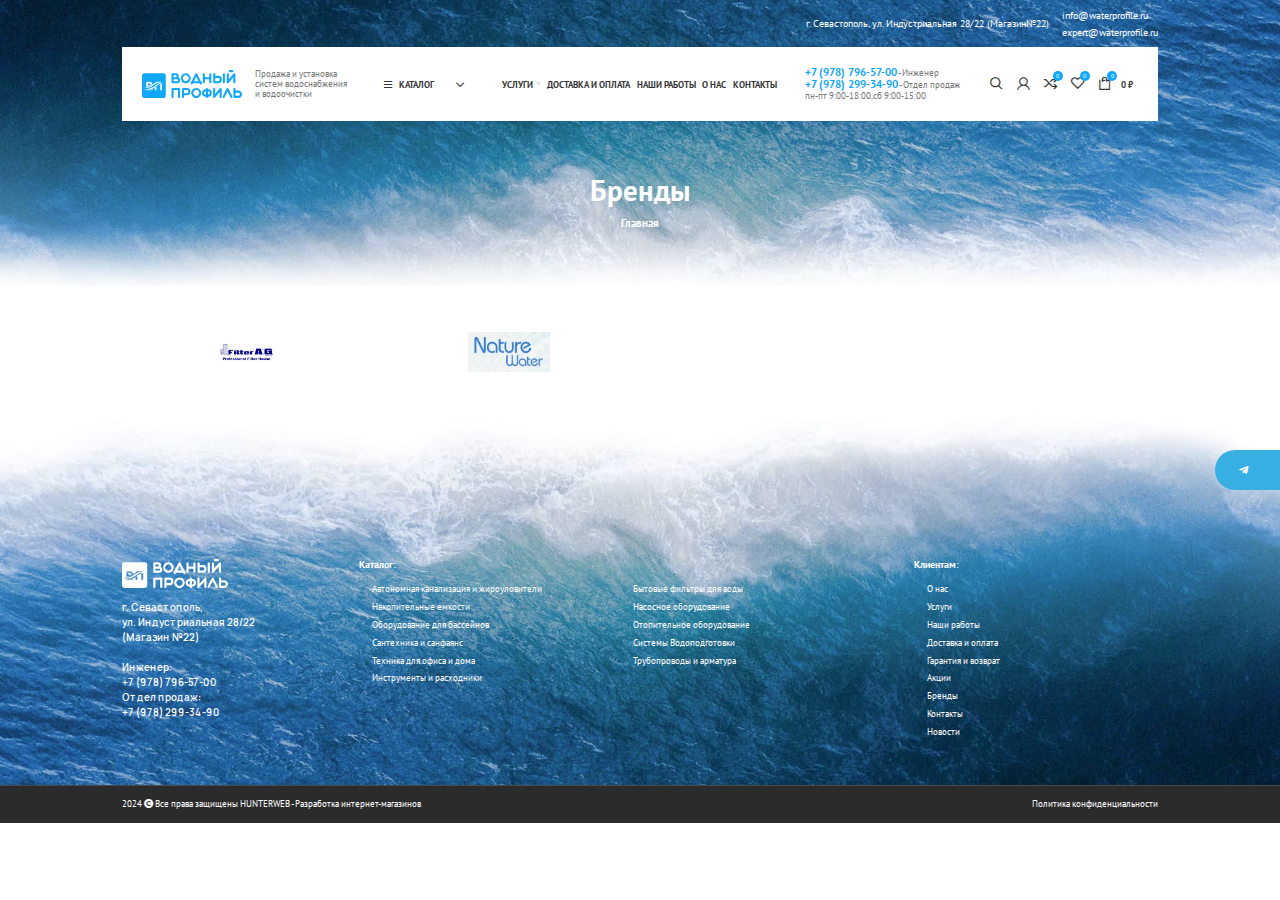
<file: brands.html>
<!DOCTYPE html>
<!--[if lt IE 7]><html lang="ru" class="lt-ie9 lt-ie8 lt-ie7"><![endif]-->
<!--[if IE 7]><html lang="ru" class="lt-ie9 lt-ie8"><![endif]-->
<!--[if IE 8]><html lang="ru" class="lt-ie9"><![endif]-->
<!--[if gt IE 8]><!-->
<html lang="ru">
<!--<![endif]-->
<head>
	<meta charset="utf-8" />
	<title>Заголовок</title>
	<meta http-equiv="X-UA-Compatible" content="IE=edge" />
	<meta name="viewport" content="width=device-width, initial-scale=1, maximum-scale=1">
	<meta name="format-detection" content="telephone=no" />
	<link rel="shortcut icon" href="favicon.png" />
	<link rel="stylesheet" href="libs/bootstrap/bootstrap-grid.css" />
	<link rel="stylesheet" href="libs/fontawesome-free-5.12.0-web/css/all.min.css" />
	<link rel="stylesheet" href="libs/fancybox-master/dist/jquery.fancybox.min.css" />
	<link rel="stylesheet" href="libs/slick-1.5.9/slick/slick.css" />
	<link rel="stylesheet" href="libs/slick-1.5.9/slick/slick-theme.css" />
	<link rel="stylesheet" href="libs/ion.rangeSlider-master/css/ion.rangeSlider.min.css" />
	<link rel="stylesheet" href="css/fonts.css?ver=1.9" />
	<link rel="stylesheet" href="css/main.css?ver=1.13" />
	<link rel="stylesheet" href="css/media.css?ver=1.13" />
</head>
<body>

	<div class="wrapper">

		<div class="fixed-buttons">
			<a href="#" target="_blank" class="fixed-buttons__btn">
				<i class="fab fa-telegram-plane"></i>
			</a>
		</div>

		<div class="buttons-mobile">
			<div>
				<a href="#" class="btn-mobile btn-mobile_wishlist">
					<span class="btn-mobile__title">Избранное</span>
					<div class="btn-mobile__value">0</div>
				</a>
			</div>
			<div>
				<a href="#" class="btn-mobile btn-mobile_compare">
					<span class="btn-mobile__title">Сравнить</span>
					<div class="btn-mobile__value">0</div>
				</a>
			</div>
			<div>
				<a href="#" class="btn-mobile btn-mobile_account">
					<span class="btn-mobile__title">Личный кабинет</span>
				</a>
			</div>
			<div>
				<a href="#" class="btn-mobile btn-mobile_basket">
					<span class="btn-mobile__title">Корзина</span>
					<div class="btn-mobile__value">0</div>
				</a>
			</div>
		</div>

		<header class="header">
			<div class="container">
				<div class="header__top">
					<p>г. Севастополь, ул. Индустриальная 28/22 (Магазин№22)</p>
					<div class="header__mails">
						<a href="mailto:info@waterprofile.ru">info@waterprofile.ru</a>
						<a href="mailto:expert@waterprofile.ru">expert@waterprofile.ru</a>
					</div>
				</div>
				<div class="header__main">
					<div class="sandwich"><i class="far fa-bars"></i></div>
					<div class="logo-wrap">
						<a href="#" class="logo">
							<img src="img/logo.svg" alt="alt">
						</a>
						<div class="logo-descr">Продажа и установка систем водоснабжения и водоочистки</div>
					</div>
					<div class="catalog-wrap">
						<div class="btn-catalog">
							<i class="far fa-bars"></i>
							<span>Каталог</span>
							<i class="far fa-chevron-down"></i>
						</div>
						<div class="catalog-dropdown">
							<ul>
								<li class="catalog-dropdown__haschild">
									<a href="#">Автономная канализация и жироуловители</a>
									<ul>
										<li><a href="#">Жироуловители</a></li>
										<li><a href="#">Станции биологической очистки стоков</a></li>
									</ul>
								</li>
								<li class="catalog-dropdown__haschild">
									<a href="#">Бытовые фильтры для воды</a>
									<ul>
										<li><a href="#">Комплектующие для фильтров</a></li>
										<li><a href="#">Магистральные фильтры</a></li>
										<li><a href="#">Проточные системы</a></li>
										<li><a href="#">Системы обратного осмоса</a></li>
										<li><a href="#">Сменные модули и картриджи</a></li>
										<li><a href="#">Фильтры-кувшины</a></li>
									</ul>
								</li>
								<li class="catalog-dropdown__haschild">
									<a href="#">Накопительные емкости</a>
									<ul>
										<li><a href="#">Вертикальные емкости</a></li>
										<li><a href="#">Горизонтальные емкости</a></li>
										<li><a href="#">Емкости для душа и бидоны</a></li>
										<li><a href="#">Поплавки и врезки</a></li>
									</ul>
								</li>
								<li class="catalog-dropdown__haschild">
									<a href="#">Насосное оборудование</a>
									<ul>
										<li><a href="#">Автоматика для насосов</a></li>
										<li><a href="#">Гидроаккумуляторы</a></li>
										<li><a href="#">Дренажные и фекальные насосы</a></li>
										<li><a href="#">Канализационные установки</a></li>
										<li><a href="#">Комплектующие для насосов</a></li>
										<li><a href="#">Поверхностные насосы и станции</a></li>
										<li><a href="#">Скважинные насосы</a></li>
										<li><a href="#">Циркуляционные насосы</a></li>
									</ul>
								</li>
								<li class="catalog-dropdown__haschild">
									<a href="#">Оборудование для бассейнов</a>
									<ul>
										<li><a href="#">Закладные элементы</a></li>
										<li><a href="#">Насосы для бассейна</a></li>
										<li><a href="#">Оборудование для дезинфекции</a></li>
										<li><a href="#">Отделочные материалы</a></li>
										<li><a href="#">ПВХ (клеевые) трубы и фитинги</a></li>
										<li><a href="#">Уход и аксессуары</a></li>
										<li><a href="#">Химия для бассейнов</a></li>
									</ul>
								</li>
								<li class="catalog-dropdown__haschild">
									<a href="#">Отопительное оборудование</a>
									<ul>
										<li><a href="#">Водонагреватели</a></li>
										<li><a href="#">Газовые котлы</a></li>
										<li><a href="#">Запорная и регулирующая арматура</a></li>
										<li><a href="#">КИП (Манометры, термометры)</a></li>
										<li><a href="#">Коллекторы и Шкафы</a></li>
										<li><a href="#">Насосные группы и гидрострелки</a></li>
										<li><a href="#">Радиаторы и конвекторы</a></li>
										<li><a href="#">Расширительные баки и кронштейны</a></li>
										<li><a href="#">Теплый пол</a></li>
										<li><a href="#">Термоизоляция</a></li>
										<li><a href="#">Электрические котлы</a></li>
									</ul>
								</li>
								<li class="catalog-dropdown__haschild">
									<a href="#">Сантехника и санфаянс</a>
									<ul>
										<li><a href="#">Водомеры</a></li>
										<li><a href="#">Сифоны и водосточные трапы</a></li>
										<li><a href="#">Смесители</a></li>
										<li><a href="#">Унитазы, биде, инсталляции</a></li>
									</ul>
								</li>
								<li class="catalog-dropdown__haschild">
									<a href="#">Системы Водоподготовки</a>
									<ul>
										<li><a href="#">Промышленные системы обратного осмоса</a></li>
										<li><a href="#">Мешочные и дисковые фильтры</a></li>
										<li><a href="#">Системы умягчения воды</a></li>
										<li><a href="#">Сорбционные/угольные фильтры</a></li>
										<li><a href="#">УФ обеззараживатели</a></li>
										<li><a href="#">Фильтрующие загрузки и реагенты</a></li>
									</ul>
								</li>
								<li class="catalog-dropdown__haschild">
									<a href="#">Техника для офиса и дома</a>
									<ul>
										<li><a href="#">Системы защиты от протечек</a></li>
									</ul>
								</li>
								<li class="catalog-dropdown__haschild">
									<a href="#">Трубопроводы и арматура</a>
									<ul>
										<li><a href="#">Канализация</a></li>
										<li><a href="#">Краны приборные</a></li>
										<li><a href="#">Краны шаровые</a></li>
										<li><a href="#">Резьбовой фитинг</a></li>
										<li><a href="#">Труба и фитинги PP-R</a></li>
										<li><a href="#">Труба и фитинги ПНД</a></li>
										<li><a href="#">Электромагнитные клапаны</a></li>
									</ul>
								</li>
								<li class="catalog-dropdown__haschild">
									<a href="#">Электрооборудование</a>
									<ul>
										<li><a href="#">Кабель, провод, гофра</a></li>
										<li><a href="#">Модульное оборудование</a></li>
										<li><a href="#">Расходники для электромонтажа</a></li>
										<li><a href="#">Релейное оборудование</a></li>
										<li><a href="#">Розетки, выключатели, вилки</a></li>
										<li><a href="#">Светосигнальная арматура</a></li>
										<li><a href="#">Шкафы, боксы</a></li>
									</ul>
								</li>
								<li><a href="#">Инструменты и расходники</a></li>
							</ul>
						</div>
					</div>
					<ul class="menu">
						<li class="menu__haschild">
							<a href="#">Услуги</a>
							<div class="menu__dropdown">
								<ul>
									<li><a href="#">Подбор и монтаж всех видов отопительного оборудования</a></li>
									<li><a href="#">Монтаж насосного оборудования</a></li>
									<li><a href="#">Монтаж и обслуживание оборудования для бассейна</a></li>
									<li><a href="#">Проектирование и монтаж систем водоочистки любой производительности</a></li>
									<li><a href="#">Монтаж систем водоснабжения</a></li>
									<li><a href="#">Монтаж теплых полов</a></li>
									<li><a href="#">Подбор и монтаж станций биологической очистки</a></li>
									<li><a href="#">Обслуживание станций биологической очистки</a></li>
									<li><a href="#">Установка и обслуживание фильтров для воды</a></li>
									<li><a href="#">Бесплатный экспресс-анализ воды</a></li>
									<li><a href="#">Монтаж накопительных емкостей</a></li>
									<li><a href="#">Монтаж гелиосистем и тепловых насосов</a></li>
									<li><a href="#">Стыковая и электромуфтовая сварка ПНД труб любой сложности</a></li>
								</ul>
							</div>
						</li>
						<li><a href="#">Доставка и оплата</a></li>
						<li><a href="#">Наши работы</a></li>
						<li><a href="#">О нас</a></li>
						<li><a href="#">Контакты</a></li>
					</ul>
					<div class="header__contacts">
						<p><a href="tel:+79787965700">+7 (978) 796-57-00</a> - Инженер</p>
						<p><a href="tel:+79782993490">+7 (978) 299-34-90</a> - Отдел продаж</p>
						<p>пн-пт 9:00-18:00,сб 9:00-15:00</p>
					</div>
					<div class="header__buttons">
						<a href="#" class="btn-header btn-header_search">
							<span class="btn-header__icon"></span>
						</a>
						<a href="#" class="btn-header btn-header_user">
							<span class="btn-header__icon"></span>
						</a>
						<a href="#" class="btn-header btn-header_compare">
							<span class="btn-header__icon">
								<span class="btn-header__value">0</span>
							</span>
						</a>
						<a href="#" class="btn-header btn-header_favorites">
							<span class="btn-header__icon">
								<span class="btn-header__value">0</span>
							</span>
						</a>
						<a href="#" class="btn-header btn-header_basket">
							<span class="btn-header__icon">
								<span class="btn-header__value">0</span>
							</span>
							<div class="btn-header__text">0 ₽</div>
						</a>
					</div>
				</div>
			</div>
			<div class="menu-mobile">
				<div class="search-mobile">
					<form>
						<input type="text" placeholder="Поиск по товарам" required="required">
						<button class="search-mobile__button"></button>
					</form>
				</div>
				<ul class="tabs-menu">
					<li class="active"><a href="#tab_menu1">Меню</a></li>
					<li><a href="#tab_menu2">Категории</a></li>
				</ul>
				<div class="tab-container-menu">
					<div class="tab-pane-menu" id="tab_menu1">
						<ul class="menu-list">
							<li class="menu-list__haschild">
								<a href="#">Услуги</a>
								<span class="menu-list__open"><i class="far fa-chevron-right"></i></span>
								<ul>
									<li><a href="#">Подбор и монтаж всех видов отопительного оборудования</a></li>
									<li><a href="#">Монтаж насосного оборудования</a></li>
									<li><a href="#">Монтаж и обслуживание оборудования для бассейна</a></li>
									<li><a href="#">Проектирование и монтаж систем водоочистки любой производительности</a></li>
									<li><a href="#">Монтаж систем водоснабжения</a></li>
									<li><a href="#">Монтаж теплых полов</a></li>
									<li><a href="#">Подбор и монтаж станций биологической очистки</a></li>
									<li><a href="#">Обслуживание станций биологической очистки</a></li>
									<li><a href="#">Установка и обслуживание фильтров для воды</a></li>
									<li><a href="#">Бесплатный экспресс-анализ воды</a></li>
									<li><a href="#">Монтаж накопительных емкостей</a></li>
									<li><a href="#">Монтаж гелиосистем и тепловых насосов</a></li>
									<li><a href="#">Стыковая и электромуфтовая сварка ПНД труб любой сложности</a></li>
								</ul>
							</li>
							<li><a href="#">Доставка и оплата</a></li>
							<li><a href="#">Наши работы</a></li>
							<li><a href="#">О нас</a></li>
							<li><a href="#">Контакты</a></li>
							<li class="menu-list__wishlist"><a href="#">Избранное </a></li>
							<li class="menu-list__compare"><a href="#">Сравнить</a></li>
							<li class="menu-list__user"><a href="#">Войти / Зарегистрироваться</a></li>
						</ul>
					</div>
					<div class="tab-pane-menu" id="tab_menu2">
						<ul class="menu-list">
							<li class="menu-list__haschild">
								<a href="#">Автономная канализация и жироуловители</a>
								<span class="menu-list__open"><i class="far fa-chevron-right"></i></span>
								<ul>
									<li><a href="#">Жироуловители</a></li>
									<li><a href="#">Станции биологической очистки стоков</a></li>
								</ul>
							</li>
							<li class="menu-list__haschild">
								<a href="#">Бытовые фильтры для воды</a>
								<span class="menu-list__open"><i class="far fa-chevron-right"></i></span>
								<ul>
									<li><a href="#">Комплектующие для фильтров</a></li>
									<li><a href="#">Магистральные фильтры</a></li>
									<li><a href="#">Проточные системы</a></li>
									<li><a href="#">Системы обратного осмоса</a></li>
									<li><a href="#">Сменные модули и картриджи</a></li>
									<li><a href="#">Фильтры-кувшины</a></li>
								</ul>
							</li>
							<li class="menu-list__haschild">
								<a href="#">Накопительные емкости</a>
								<span class="menu-list__open"><i class="far fa-chevron-right"></i></span>
								<ul>
									<li><a href="#">Вертикальные емкости</a></li>
									<li><a href="#">Горизонтальные емкости</a></li>
									<li><a href="#">Емкости для душа и бидоны</a></li>
									<li><a href="#">Поплавки и врезки</a></li>
								</ul>
							</li>
							<li class="menu-list__haschild">
								<a href="#">Насосное оборудование</a>
								<span class="menu-list__open"><i class="far fa-chevron-right"></i></span>
								<ul>
									<li><a href="#">Автоматика для насосов</a></li>
									<li><a href="#">Гидроаккумуляторы</a></li>
									<li><a href="#">Дренажные и фекальные насосы</a></li>
									<li><a href="#">Канализационные установки</a></li>
									<li><a href="#">Комплектующие для насосов</a></li>
									<li><a href="#">Поверхностные насосы и станции</a></li>
									<li><a href="#">Скважинные насосы</a></li>
									<li><a href="#">Циркуляционные насосы</a></li>
								</ul>
							</li>
							<li class="menu-list__haschild">
								<a href="#">Оборудование для бассейнов</a>
								<span class="menu-list__open"><i class="far fa-chevron-right"></i></span>
								<ul>
									<li><a href="#">Закладные элементы</a></li>
									<li><a href="#">Насосы для бассейна</a></li>
									<li><a href="#">Оборудование для дезинфекции</a></li>
									<li><a href="#">Отделочные материалы</a></li>
									<li><a href="#">ПВХ (клеевые) трубы и фитинги</a></li>
									<li><a href="#">Уход и аксессуары</a></li>
									<li><a href="#">Химия для бассейнов</a></li>
								</ul>
							</li>
							<li class="menu-list__haschild">
								<a href="#">Отопительное оборудование</a>
								<span class="menu-list__open"><i class="far fa-chevron-right"></i></span>
								<ul>
									<li><a href="#">Водонагреватели</a></li>
									<li><a href="#">Газовые котлы</a></li>
									<li><a href="#">Запорная и регулирующая арматура</a></li>
									<li><a href="#">КИП (Манометры, термометры)</a></li>
									<li><a href="#">Коллекторы и Шкафы</a></li>
									<li><a href="#">Насосные группы и гидрострелки</a></li>
									<li><a href="#">Радиаторы и конвекторы</a></li>
									<li><a href="#">Расширительные баки и кронштейны</a></li>
									<li><a href="#">Теплый пол</a></li>
									<li><a href="#">Термоизоляция</a></li>
									<li><a href="#">Электрические котлы</a></li>
								</ul>
							</li>
							<li class="menu-list__haschild">
								<a href="#">Сантехника и санфаянс</a>
								<span class="menu-list__open"><i class="far fa-chevron-right"></i></span>
								<ul>
									<li><a href="#">Водомеры</a></li>
									<li><a href="#">Сифоны и водосточные трапы</a></li>
									<li><a href="#">Смесители</a></li>
									<li><a href="#">Унитазы, биде, инсталляции</a></li>
								</ul>
							</li>
							<li class="menu-list__haschild">
								<a href="#">Системы Водоподготовки</a>
								<span class="menu-list__open"><i class="far fa-chevron-right"></i></span>
								<ul>
									<li><a href="#">Промышленные системы обратного осмоса</a></li>
									<li><a href="#">Мешочные и дисковые фильтры</a></li>
									<li><a href="#">Системы умягчения воды</a></li>
									<li><a href="#">Сорбционные/угольные фильтры</a></li>
									<li><a href="#">УФ обеззараживатели</a></li>
									<li><a href="#">Фильтрующие загрузки и реагенты</a></li>
								</ul>
							</li>
							<li class="menu-list__haschild">
								<a href="#">Техника для офиса и дома</a>
								<span class="menu-list__open"><i class="far fa-chevron-right"></i></span>
								<ul>
									<li><a href="#">Системы защиты от протечек</a></li>
								</ul>
							</li>
							<li class="menu-list__haschild">
								<a href="#">Трубопроводы и арматура</a>
								<span class="menu-list__open"><i class="far fa-chevron-right"></i></span>
								<ul>
									<li><a href="#">Канализация</a></li>
									<li><a href="#">Краны приборные</a></li>
									<li><a href="#">Краны шаровые</a></li>
									<li><a href="#">Резьбовой фитинг</a></li>
									<li><a href="#">Труба и фитинги PP-R</a></li>
									<li><a href="#">Труба и фитинги ПНД</a></li>
									<li><a href="#">Электромагнитные клапаны</a></li>
								</ul>
							</li>
							<li class="menu-list__haschild">
								<a href="#">Электрооборудование</a>
								<span class="menu-list__open"><i class="far fa-chevron-right"></i></span>
								<ul>
									<li><a href="#">Кабель, провод, гофра</a></li>
									<li><a href="#">Модульное оборудование</a></li>
									<li><a href="#">Расходники для электромонтажа</a></li>
									<li><a href="#">Релейное оборудование</a></li>
									<li><a href="#">Розетки, выключатели, вилки</a></li>
									<li><a href="#">Светосигнальная арматура</a></li>
									<li><a href="#">Шкафы, боксы</a></li>
								</ul>
							</li>
							<li><a href="#">Инструменты и расходники</a></li>
						</ul>
					</div>
				</div>
			</div>
			<div class="menu-overlay"></div>
		</header>

		<section class="billbord-page">
			<div class="container">
				<h1 class="title-page">Бренды</h1>
				<ul class="breadcrumbs">
					<li><a href="#">Главная</a></li>
				</ul>
			</div>
		</section>

		<section class="page-brands">
			<div class="container">
				<div class="row row_main">
					<div class="col-lg-3 col-md-4 col-6">
						<a href="#" class="item-brand">
							<img src="img/brand1.png" alt="alt">
						</a>
					</div>
					<div class="col-lg-3 col-md-4 col-6">
						<a href="#" class="item-brand">
							<img src="img/brand2.jpg" alt="alt">
						</a>
					</div>
				</div>
			</div>
		</section>

		<footer class="footer">
			<div class="container">
				<div class="row">
					<div class="col-lg-3">
						<a href="#" class="logo">
							<img src="img/logo2.svg" alt="alt">
						</a>
						<div class="footer__contacts">
							<p>г. Севастополь,</p>
							<p>ул. Индустриальная 28/22</p>
							<p>(Магазин №22)</p>
							<br>
							<p>Инженер:</p>
							<p><a href="tel:+79787965700">+7 (978) 796-57-00</a></p>
							<p>Отдел продаж:</p>
							<p><a href="tel:+79782993490">+7 (978) 299-34-90</a></p>
						</div>
					</div>
					<div class="col-lg-6">
						<div class="footer__center">
							<div class="footer__title">Каталог:</div>
							<ul class="footer__nav footer__nav_columns">
								<li><a href="#">Автономная канализация и жироуловители</a></li>
								<li><a href="#">Бытовые фильтры для воды</a></li>
								<li><a href="#">Накопительные емкости</a></li>
								<li><a href="#">Насосное оборудование</a></li>
								<li><a href="#">Оборудование для бассейнов</a></li>
								<li><a href="#">Отопительное оборудование</a></li>
								<li><a href="#">Сантехника и санфаянс</a></li>
								<li><a href="#">Системы Водоподготовки</a></li>
								<li><a href="#">Техника для офиса и дома</a></li>
								<li><a href="#">Трубопроводы и арматура</a></li>
								<li><a href="#">Инструменты и расходники</a></li>
							</ul>
						</div>
					</div>
					<div class="col-lg-3">
						<div class="footer__title">Клиентам:</div>
						<ul class="footer__nav">
							<li><a href="#">О нас</a></li>
							<li><a href="#">Услуги</a></li>
							<li><a href="#">Наши работы</a></li>
							<li><a href="#">Доставка и оплата</a></li>
							<li><a href="#">Гарантия и возврат</a></li>
							<li><a href="#">Акции</a></li>
							<li><a href="#">Бренды</a></li>
							<li><a href="#">Контакты</a></li>
							<li><a href="#">Новости</a></li>
						</ul>
					</div>
				</div>
			</div>
			<div class="footer__bottom">
				<div class="container">
					<div class="footer__line">
						<p>2024 <i class="fa fa-copyright"></i> Все права защищены <a href="#">HUNTERWEB - Разработка интернет-магазинов</a></p>
						<a href="#">Политика конфиденциальности</a>
					</div>
				</div>
			</div>
		</footer>
		
	</div>

	<div id="callback" class="modal-block">
		<div class="modal-wrap">
			<div class="modal-icons">
				<i aria-hidden="true" class="fas fa-circle"></i>
				<i aria-hidden="true" class="fas fa-square-full"></i>
				<i aria-hidden="true" class="fas fa-square-full"></i>
			</div>
			<div class="title-modal">Заказать обратный звонок</div>
			<form>
				<div class="item-form item-form_block">
					<input type="text" placeholder="Ваше имя" required="required">
				</div>
				<div class="item-form item-form_block">
					<input type="tel" placeholder="Ваш телефон" class="input-phone" inputmode="numeric" required="required">
				</div>
				<input type="submit" class="btn-main btn-main_block" value="Отправить">
			</form>
		</div>
	</div>

	<div id="quick-order" class="modal-block">
		<div class="modal-quick">
			<div class="modal-quick__title">Купить в один клик</div>
			<div class="table-quick">
				<table>
					<thead>
						<tr>
							<th>Название</th>
							<th>Цена</th>
							<th>Изображение</th>
						</tr>
					</thead>
					<tbody>
						<tr>
							<td>Автономная канализация для высокого УГВ Евролос Грунт 3</td>
							<td><div class="price-main">168 700 ₽</div></td>
							<td>
								<div class="image-td">
									<img src="img/td1.png" alt="alt">
								</div>
							</td>
						</tr>
					</tbody>
				</table>
			</div>
			<form>
				<div class="item-form">
					<input type="text" placeholder="Ваше имя" required="required">
				</div>
				<div class="item-form">
					<input type="tel" placeholder="Ваш телефон" class="input-phone" inputmode="numeric" required="required">
					<div class="item-form__descr">Формат +7 XXX XXX XX XX</div>
				</div>
				<div class="item-form">
					<input type="email" placeholder="Ваш Email">
				</div>
				<div class="item-form">
					<textarea placeholder="Комментарий к заказу"></textarea>
				</div>
				<div class="checkbox-main">
					<label>
						<input type="checkbox" required="required" />
						<span>Я согласен на обработку <a href="#"><a href="/privacy-policy/">персональных данных</a></a></span>
					</label>
				</div>
				<div class="quick-quantity">
					<div class="quick-quantity__title">Количество</div>
					<input type="number" value="1">
				</div>
				<div class="quick-button">
					<input type="submit" class="btn-main" value="Заказать">
				</div>
			</form>
		</div>
	</div>

	<div id="quick-view" class="modal-block">
		<div class="modal-view">
			<div class="row">
				<div class="col-lg-6 col-slider-view">
					<ul class="slider-view">
						<li>
							<div class="slider-view__item">
								<img src="img/slide_for1.png" alt="alt">
							</div>
						</li>
						<li>
							<div class="slider-view__item">
								<img src="img/slide_for2.jpg" alt="alt">
							</div>
						</li>
					</ul>
					<a href="#" class="btn-main">Посмотреть детали</a>
				</div>
				<div class="col-lg-6 col-view">
					<div class="content-view">
						<h2 class="title-card"><a href="#">Автономная канализация для высокого УГВ Евролос Грунт 3</a></h2>
						<div class="price-main price-main_card">168 700₽</div>
						<br>
						<div class="card-descrpition">
							<p>На основе септика Евролос ГРУНТ 3 можно построить канализационное очистное сооружение для очистки хозяйственно-бытовых сточных вод от отдельно стоящих индивидуальных домов, имеющих высокую степень благоустройства, либо домов, расположенных в населенных пунктах при отсутствии централизованных систем водоотведения.</p>
							<p class="card-descrpition__title"><strong>Характеристики:</strong></p>
							<ul>
								<li>Кол-во пользователей: 2-3 человека;</li>
								<li>Кол-во приборов: 2 крана, 1 туалет;</li>
								<li>Производительность до 0,6 м3 в сутки.</li>
							</ul>
						</div>
						<div class="subitle-card">под заказ</div>
						<div class="card-actions">
							<div class="quantity">
								<div class="quantity-button quantity-down">–</div>
								<input type="number" min="1" step="1" value="1">
								<div class="quantity-button quantity-up">+</div>
							</div>
							<button class="btn-main btn-main_page">В корзину</button>
							<a href="#quick-order" class="btn-main btn-main_page fancybox">Купить в один клик</a>
							<a href="#" class="btn-main btn-main_wp"><svg enable-background="new 0 0 90 90" version="1.1" viewBox="0 0 90 90" xml:space="preserve" xmlns="http://www.w3.org/2000/svg"><path d="m90 43.841c0 24.213-19.779 43.841-44.182 43.841-7.747 0-15.025-1.98-21.357-5.455l-24.461 7.773 7.975-23.522c-4.023-6.606-6.34-14.354-6.34-22.637 0-24.213 19.781-43.841 44.183-43.841 24.405 0 44.182 19.628 44.182 43.841zm-44.182-36.859c-20.484 0-37.146 16.535-37.146 36.859 0 8.065 2.629 15.534 7.076 21.61l-4.641 13.689 14.275-4.537c5.865 3.851 12.891 6.097 20.437 6.097 20.481 0 37.146-16.533 37.146-36.857s-16.664-36.861-37.147-36.861zm22.311 46.956c-0.273-0.447-0.994-0.717-2.076-1.254-1.084-0.537-6.41-3.138-7.4-3.495-0.993-0.358-1.717-0.538-2.438 0.537-0.721 1.076-2.797 3.495-3.43 4.212-0.632 0.719-1.263 0.809-2.347 0.271-1.082-0.537-4.571-1.673-8.708-5.333-3.219-2.848-5.393-6.364-6.025-7.441-0.631-1.075-0.066-1.656 0.475-2.191 0.488-0.482 1.084-1.255 1.625-1.882 0.543-0.628 0.723-1.075 1.082-1.793 0.363-0.717 0.182-1.344-0.09-1.883-0.27-0.537-2.438-5.825-3.34-7.977-0.902-2.15-1.803-1.792-2.436-1.792-0.631 0-1.354-0.09-2.076-0.09s-1.896 0.269-2.889 1.344c-0.992 1.076-3.789 3.676-3.789 8.963 0 5.288 3.879 10.397 4.422 11.113 0.541 0.716 7.49 11.92 18.5 16.223 11.011 4.301 11.011 2.866 12.997 2.686 1.984-0.179 6.406-2.599 7.312-5.107 0.9-2.512 0.9-4.663 0.631-5.111z"></path></svg>Заказать через WhatsApp</a>
						</div>
						<div class="card-meta">
							<p><strong>Код товара:</strong> УТ-00007377</p>
							<p><strong>Категория:</strong> Станции биологической очистки стоков</p>
						</div>
					</div>
				</div>
			</div>
		</div>
	</div>

	<!--[if lt IE 9]>
	<script src="libs/html5shiv/es5-shim.min.js"></script>
	<script src="libs/html5shiv/html5shiv.min.js"></script>
	<script src="libs/html5shiv/html5shiv-printshiv.min.js"></script>
	<script src="libs/respond/respond.min.js"></script>
	<![endif]-->
	<script src="libs/jquery/jquery-3.6.0.min.js"></script>
	<script src="libs/jquery-mousewheel/jquery.mousewheel.min.js"></script>
	<script src="libs/fancybox-master/dist/jquery.fancybox.min.js"></script>
	<script src="libs/slick-1.5.9/slick/slick.min.js"></script>
	<script src="libs/scroll2id/PageScroll2id.min.js"></script>
	<script src="libs/mask/jquery.maskedinput.js"></script>
	<script src="libs/ion.rangeSlider-master/js/ion.rangeSlider.min.js"></script>
	<script src="libs/jQueryFormStyler-master/jquery.formstyler.min.js"></script>
	<script src="js/common.js?ver=1.13"></script>
	<!-- Yandex.Metrika counter --><!-- /Yandex.Metrika counter -->
	<!-- Google Analytics counter --><!-- /Google Analytics counter -->
</body>
</html>
</file>
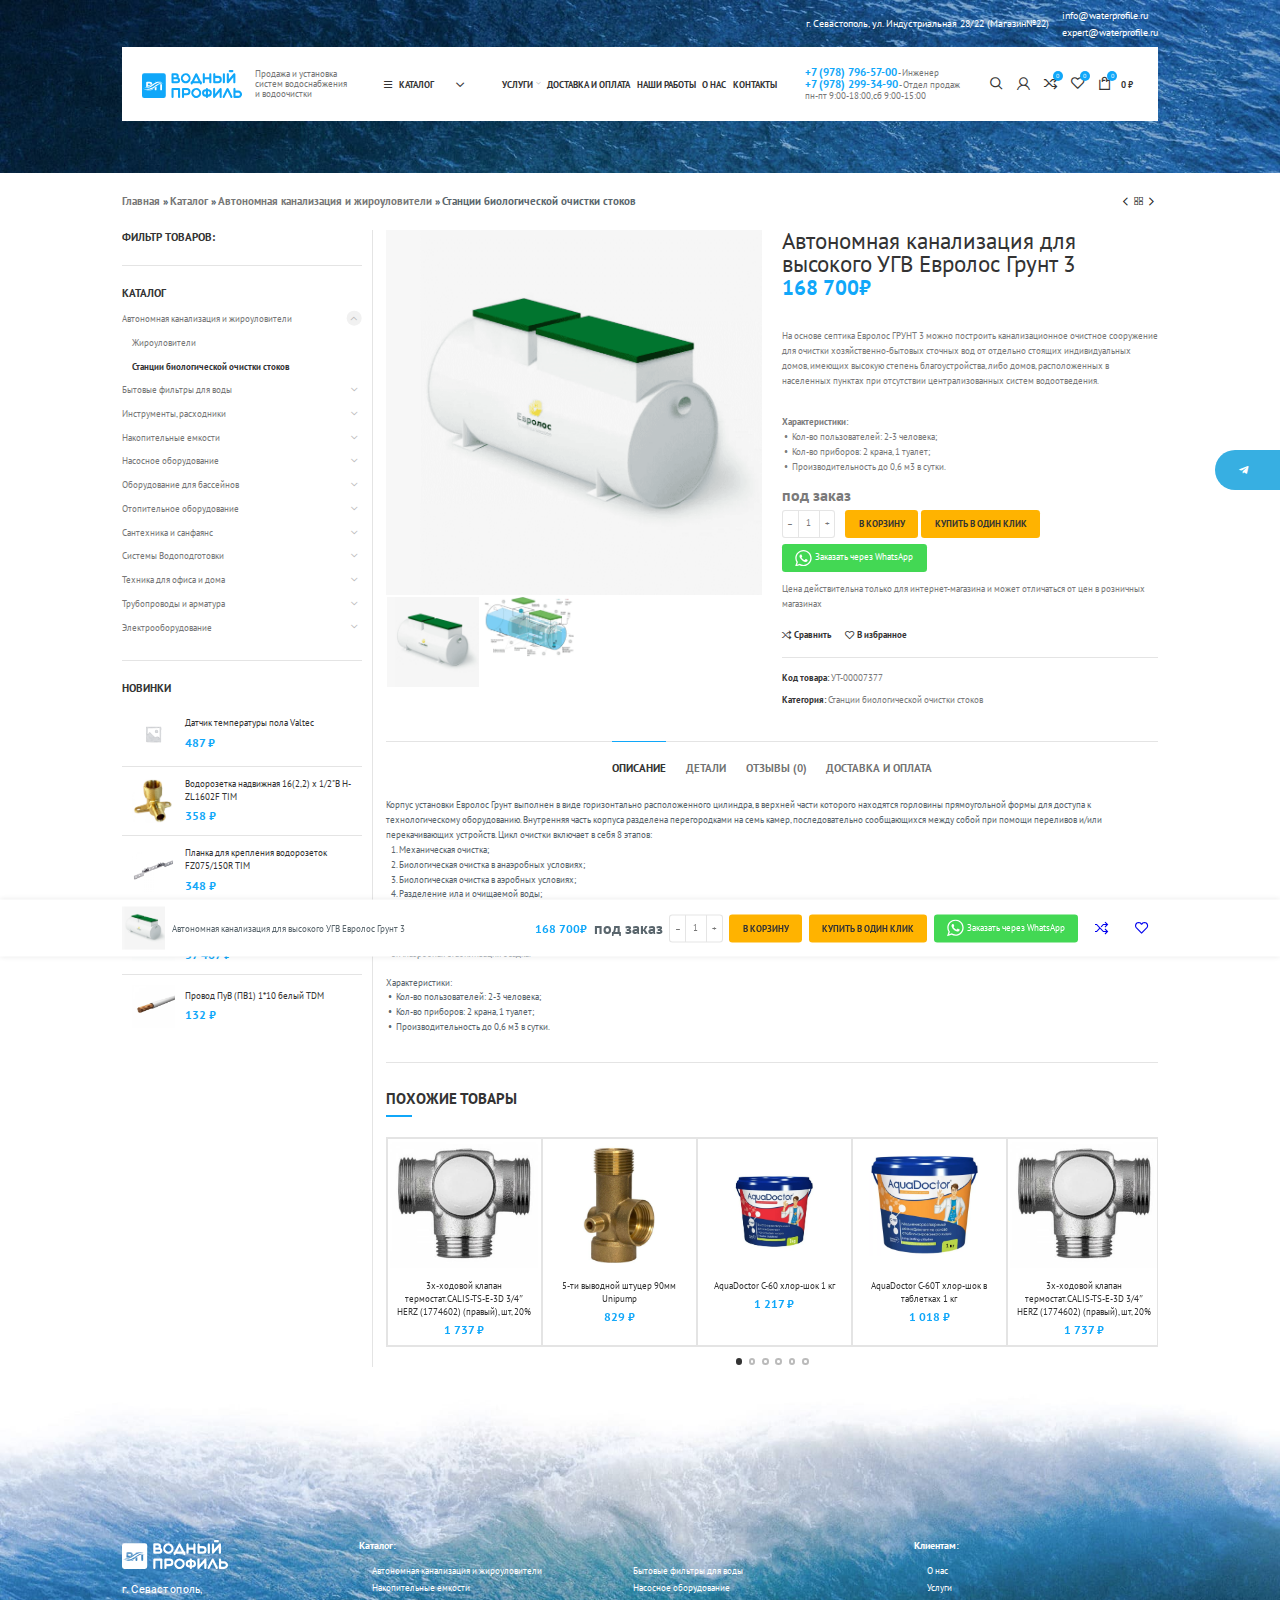
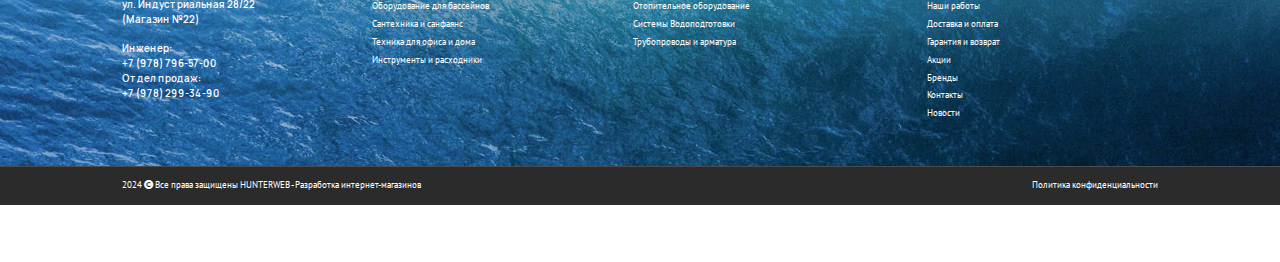
<file: card.html>
<!DOCTYPE html>
<!--[if lt IE 7]><html lang="ru" class="lt-ie9 lt-ie8 lt-ie7"><![endif]-->
<!--[if IE 7]><html lang="ru" class="lt-ie9 lt-ie8"><![endif]-->
<!--[if IE 8]><html lang="ru" class="lt-ie9"><![endif]-->
<!--[if gt IE 8]><!-->
<html lang="ru">
<!--<![endif]-->
<head>
	<meta charset="utf-8" />
	<title>Заголовок</title>
	<meta http-equiv="X-UA-Compatible" content="IE=edge" />
	<meta name="viewport" content="width=device-width, initial-scale=1, maximum-scale=1">
	<meta name="format-detection" content="telephone=no" />
	<link rel="shortcut icon" href="favicon.png" />
	<link rel="stylesheet" href="libs/bootstrap/bootstrap-grid.css" />
	<link rel="stylesheet" href="libs/fontawesome-free-5.12.0-web/css/all.min.css" />
	<link rel="stylesheet" href="libs/fancybox-master/dist/jquery.fancybox.min.css" />
	<link rel="stylesheet" href="libs/slick-1.5.9/slick/slick.css" />
	<link rel="stylesheet" href="libs/slick-1.5.9/slick/slick-theme.css" />
	<link rel="stylesheet" href="libs/ion.rangeSlider-master/css/ion.rangeSlider.min.css" />
	<link rel="stylesheet" href="css/fonts.css?ver=1.13" />
	<link rel="stylesheet" href="css/main.css?ver=1.13" />
	<link rel="stylesheet" href="css/media.css?ver=1.13" />
</head>
<body>

	<div class="wrapper">

		<div class="fixed-buttons">
			<a href="#" target="_blank" class="fixed-buttons__btn">
				<i class="fab fa-telegram-plane"></i>
			</a>
		</div>

		<div class="buttons-mobile">
			<div>
				<a href="#" class="btn-mobile btn-mobile_filter">
					<span class="btn-mobile__title">Фильтры</span>
				</a>
			</div>
			<div>
				<a href="#" class="btn-mobile btn-mobile_wishlist">
					<span class="btn-mobile__title">Избранное</span>
					<div class="btn-mobile__value">0</div>
				</a>
			</div>
			<div>
				<a href="#" class="btn-mobile btn-mobile_compare">
					<span class="btn-mobile__title">Сравнить</span>
					<div class="btn-mobile__value">0</div>
				</a>
			</div>
			<div>
				<a href="#" class="btn-mobile btn-mobile_account">
					<span class="btn-mobile__title">Личный кабинет</span>
				</a>
			</div>
			<div>
				<a href="#" class="btn-mobile btn-mobile_basket">
					<span class="btn-mobile__title">Корзина</span>
					<div class="btn-mobile__value">0</div>
				</a>
			</div>
		</div>

		<header class="header">
			<div class="container">
				<div class="header__top">
					<p>г. Севастополь, ул. Индустриальная 28/22 (Магазин№22)</p>
					<div class="header__mails">
						<a href="mailto:info@waterprofile.ru">info@waterprofile.ru</a>
						<a href="mailto:expert@waterprofile.ru">expert@waterprofile.ru</a>
					</div>
				</div>
				<div class="header__main">
					<div class="sandwich"><i class="far fa-bars"></i></div>
					<div class="logo-wrap">
						<a href="#" class="logo">
							<img src="img/logo.svg" alt="alt">
						</a>
						<div class="logo-descr">Продажа и установка систем водоснабжения и водоочистки</div>
					</div>
					<div class="catalog-wrap">
						<div class="btn-catalog">
							<i class="far fa-bars"></i>
							<span>Каталог</span>
							<i class="far fa-chevron-down"></i>
						</div>
						<div class="catalog-dropdown">
							<ul>
								<li class="catalog-dropdown__haschild">
									<a href="#">Автономная канализация и жироуловители</a>
									<ul>
										<li><a href="#">Жироуловители</a></li>
										<li><a href="#">Станции биологической очистки стоков</a></li>
									</ul>
								</li>
								<li class="catalog-dropdown__haschild">
									<a href="#">Бытовые фильтры для воды</a>
									<ul>
										<li><a href="#">Комплектующие для фильтров</a></li>
										<li><a href="#">Магистральные фильтры</a></li>
										<li><a href="#">Проточные системы</a></li>
										<li><a href="#">Системы обратного осмоса</a></li>
										<li><a href="#">Сменные модули и картриджи</a></li>
										<li><a href="#">Фильтры-кувшины</a></li>
									</ul>
								</li>
								<li class="catalog-dropdown__haschild">
									<a href="#">Накопительные емкости</a>
									<ul>
										<li><a href="#">Вертикальные емкости</a></li>
										<li><a href="#">Горизонтальные емкости</a></li>
										<li><a href="#">Емкости для душа и бидоны</a></li>
										<li><a href="#">Поплавки и врезки</a></li>
									</ul>
								</li>
								<li class="catalog-dropdown__haschild">
									<a href="#">Насосное оборудование</a>
									<ul>
										<li><a href="#">Автоматика для насосов</a></li>
										<li><a href="#">Гидроаккумуляторы</a></li>
										<li><a href="#">Дренажные и фекальные насосы</a></li>
										<li><a href="#">Канализационные установки</a></li>
										<li><a href="#">Комплектующие для насосов</a></li>
										<li><a href="#">Поверхностные насосы и станции</a></li>
										<li><a href="#">Скважинные насосы</a></li>
										<li><a href="#">Циркуляционные насосы</a></li>
									</ul>
								</li>
								<li class="catalog-dropdown__haschild">
									<a href="#">Оборудование для бассейнов</a>
									<ul>
										<li><a href="#">Закладные элементы</a></li>
										<li><a href="#">Насосы для бассейна</a></li>
										<li><a href="#">Оборудование для дезинфекции</a></li>
										<li><a href="#">Отделочные материалы</a></li>
										<li><a href="#">ПВХ (клеевые) трубы и фитинги</a></li>
										<li><a href="#">Уход и аксессуары</a></li>
										<li><a href="#">Химия для бассейнов</a></li>
									</ul>
								</li>
								<li class="catalog-dropdown__haschild">
									<a href="#">Отопительное оборудование</a>
									<ul>
										<li><a href="#">Водонагреватели</a></li>
										<li><a href="#">Газовые котлы</a></li>
										<li><a href="#">Запорная и регулирующая арматура</a></li>
										<li><a href="#">КИП (Манометры, термометры)</a></li>
										<li><a href="#">Коллекторы и Шкафы</a></li>
										<li><a href="#">Насосные группы и гидрострелки</a></li>
										<li><a href="#">Радиаторы и конвекторы</a></li>
										<li><a href="#">Расширительные баки и кронштейны</a></li>
										<li><a href="#">Теплый пол</a></li>
										<li><a href="#">Термоизоляция</a></li>
										<li><a href="#">Электрические котлы</a></li>
									</ul>
								</li>
								<li class="catalog-dropdown__haschild">
									<a href="#">Сантехника и санфаянс</a>
									<ul>
										<li><a href="#">Водомеры</a></li>
										<li><a href="#">Сифоны и водосточные трапы</a></li>
										<li><a href="#">Смесители</a></li>
										<li><a href="#">Унитазы, биде, инсталляции</a></li>
									</ul>
								</li>
								<li class="catalog-dropdown__haschild">
									<a href="#">Системы Водоподготовки</a>
									<ul>
										<li><a href="#">Промышленные системы обратного осмоса</a></li>
										<li><a href="#">Мешочные и дисковые фильтры</a></li>
										<li><a href="#">Системы умягчения воды</a></li>
										<li><a href="#">Сорбционные/угольные фильтры</a></li>
										<li><a href="#">УФ обеззараживатели</a></li>
										<li><a href="#">Фильтрующие загрузки и реагенты</a></li>
									</ul>
								</li>
								<li class="catalog-dropdown__haschild">
									<a href="#">Техника для офиса и дома</a>
									<ul>
										<li><a href="#">Системы защиты от протечек</a></li>
									</ul>
								</li>
								<li class="catalog-dropdown__haschild">
									<a href="#">Трубопроводы и арматура</a>
									<ul>
										<li><a href="#">Канализация</a></li>
										<li><a href="#">Краны приборные</a></li>
										<li><a href="#">Краны шаровые</a></li>
										<li><a href="#">Резьбовой фитинг</a></li>
										<li><a href="#">Труба и фитинги PP-R</a></li>
										<li><a href="#">Труба и фитинги ПНД</a></li>
										<li><a href="#">Электромагнитные клапаны</a></li>
									</ul>
								</li>
								<li class="catalog-dropdown__haschild">
									<a href="#">Электрооборудование</a>
									<ul>
										<li><a href="#">Кабель, провод, гофра</a></li>
										<li><a href="#">Модульное оборудование</a></li>
										<li><a href="#">Расходники для электромонтажа</a></li>
										<li><a href="#">Релейное оборудование</a></li>
										<li><a href="#">Розетки, выключатели, вилки</a></li>
										<li><a href="#">Светосигнальная арматура</a></li>
										<li><a href="#">Шкафы, боксы</a></li>
									</ul>
								</li>
								<li><a href="#">Инструменты и расходники</a></li>
							</ul>
						</div>
					</div>
					<ul class="menu">
						<li class="menu__haschild">
							<a href="#">Услуги</a>
							<div class="menu__dropdown">
								<ul>
									<li><a href="#">Подбор и монтаж всех видов отопительного оборудования</a></li>
									<li><a href="#">Монтаж насосного оборудования</a></li>
									<li><a href="#">Монтаж и обслуживание оборудования для бассейна</a></li>
									<li><a href="#">Проектирование и монтаж систем водоочистки любой производительности</a></li>
									<li><a href="#">Монтаж систем водоснабжения</a></li>
									<li><a href="#">Монтаж теплых полов</a></li>
									<li><a href="#">Подбор и монтаж станций биологической очистки</a></li>
									<li><a href="#">Обслуживание станций биологической очистки</a></li>
									<li><a href="#">Установка и обслуживание фильтров для воды</a></li>
									<li><a href="#">Бесплатный экспресс-анализ воды</a></li>
									<li><a href="#">Монтаж накопительных емкостей</a></li>
									<li><a href="#">Монтаж гелиосистем и тепловых насосов</a></li>
									<li><a href="#">Стыковая и электромуфтовая сварка ПНД труб любой сложности</a></li>
								</ul>
							</div>
						</li>
						<li><a href="#">Доставка и оплата</a></li>
						<li><a href="#">Наши работы</a></li>
						<li><a href="#">О нас</a></li>
						<li><a href="#">Контакты</a></li>
					</ul>
					<div class="header__contacts">
						<p><a href="tel:+79787965700">+7 (978) 796-57-00</a> - Инженер</p>
						<p><a href="tel:+79782993490">+7 (978) 299-34-90</a> - Отдел продаж</p>
						<p>пн-пт 9:00-18:00,сб 9:00-15:00</p>
					</div>
					<div class="header__buttons">
						<a href="#" class="btn-header btn-header_search">
							<span class="btn-header__icon"></span>
						</a>
						<a href="#" class="btn-header btn-header_user">
							<span class="btn-header__icon"></span>
						</a>
						<a href="#" class="btn-header btn-header_compare">
							<span class="btn-header__icon">
								<span class="btn-header__value">0</span>
							</span>
						</a>
						<a href="#" class="btn-header btn-header_favorites">
							<span class="btn-header__icon">
								<span class="btn-header__value">0</span>
							</span>
						</a>
						<a href="#" class="btn-header btn-header_basket">
							<span class="btn-header__icon">
								<span class="btn-header__value">0</span>
							</span>
							<div class="btn-header__text">0 ₽</div>
						</a>
					</div>
				</div>
			</div>
			<div class="menu-mobile">
				<div class="search-mobile">
					<form>
						<input type="text" placeholder="Поиск по товарам" required="required">
						<button class="search-mobile__button"></button>
					</form>
				</div>
				<ul class="tabs-menu">
					<li class="active"><a href="#tab_menu1">Меню</a></li>
					<li><a href="#tab_menu2">Категории</a></li>
				</ul>
				<div class="tab-container-menu">
					<div class="tab-pane-menu" id="tab_menu1">
						<ul class="menu-list">
							<li class="menu-list__haschild">
								<a href="#">Услуги</a>
								<span class="menu-list__open"><i class="far fa-chevron-right"></i></span>
								<ul>
									<li><a href="#">Подбор и монтаж всех видов отопительного оборудования</a></li>
									<li><a href="#">Монтаж насосного оборудования</a></li>
									<li><a href="#">Монтаж и обслуживание оборудования для бассейна</a></li>
									<li><a href="#">Проектирование и монтаж систем водоочистки любой производительности</a></li>
									<li><a href="#">Монтаж систем водоснабжения</a></li>
									<li><a href="#">Монтаж теплых полов</a></li>
									<li><a href="#">Подбор и монтаж станций биологической очистки</a></li>
									<li><a href="#">Обслуживание станций биологической очистки</a></li>
									<li><a href="#">Установка и обслуживание фильтров для воды</a></li>
									<li><a href="#">Бесплатный экспресс-анализ воды</a></li>
									<li><a href="#">Монтаж накопительных емкостей</a></li>
									<li><a href="#">Монтаж гелиосистем и тепловых насосов</a></li>
									<li><a href="#">Стыковая и электромуфтовая сварка ПНД труб любой сложности</a></li>
								</ul>
							</li>
							<li><a href="#">Доставка и оплата</a></li>
							<li><a href="#">Наши работы</a></li>
							<li><a href="#">О нас</a></li>
							<li><a href="#">Контакты</a></li>
							<li class="menu-list__wishlist"><a href="#">Избранное </a></li>
							<li class="menu-list__compare"><a href="#">Сравнить</a></li>
							<li class="menu-list__user"><a href="#">Войти / Зарегистрироваться</a></li>
						</ul>
					</div>
					<div class="tab-pane-menu" id="tab_menu2">
						<ul class="menu-list">
							<li class="menu-list__haschild">
								<a href="#">Автономная канализация и жироуловители</a>
								<span class="menu-list__open"><i class="far fa-chevron-right"></i></span>
								<ul>
									<li><a href="#">Жироуловители</a></li>
									<li><a href="#">Станции биологической очистки стоков</a></li>
								</ul>
							</li>
							<li class="menu-list__haschild">
								<a href="#">Бытовые фильтры для воды</a>
								<span class="menu-list__open"><i class="far fa-chevron-right"></i></span>
								<ul>
									<li><a href="#">Комплектующие для фильтров</a></li>
									<li><a href="#">Магистральные фильтры</a></li>
									<li><a href="#">Проточные системы</a></li>
									<li><a href="#">Системы обратного осмоса</a></li>
									<li><a href="#">Сменные модули и картриджи</a></li>
									<li><a href="#">Фильтры-кувшины</a></li>
								</ul>
							</li>
							<li class="menu-list__haschild">
								<a href="#">Накопительные емкости</a>
								<span class="menu-list__open"><i class="far fa-chevron-right"></i></span>
								<ul>
									<li><a href="#">Вертикальные емкости</a></li>
									<li><a href="#">Горизонтальные емкости</a></li>
									<li><a href="#">Емкости для душа и бидоны</a></li>
									<li><a href="#">Поплавки и врезки</a></li>
								</ul>
							</li>
							<li class="menu-list__haschild">
								<a href="#">Насосное оборудование</a>
								<span class="menu-list__open"><i class="far fa-chevron-right"></i></span>
								<ul>
									<li><a href="#">Автоматика для насосов</a></li>
									<li><a href="#">Гидроаккумуляторы</a></li>
									<li><a href="#">Дренажные и фекальные насосы</a></li>
									<li><a href="#">Канализационные установки</a></li>
									<li><a href="#">Комплектующие для насосов</a></li>
									<li><a href="#">Поверхностные насосы и станции</a></li>
									<li><a href="#">Скважинные насосы</a></li>
									<li><a href="#">Циркуляционные насосы</a></li>
								</ul>
							</li>
							<li class="menu-list__haschild">
								<a href="#">Оборудование для бассейнов</a>
								<span class="menu-list__open"><i class="far fa-chevron-right"></i></span>
								<ul>
									<li><a href="#">Закладные элементы</a></li>
									<li><a href="#">Насосы для бассейна</a></li>
									<li><a href="#">Оборудование для дезинфекции</a></li>
									<li><a href="#">Отделочные материалы</a></li>
									<li><a href="#">ПВХ (клеевые) трубы и фитинги</a></li>
									<li><a href="#">Уход и аксессуары</a></li>
									<li><a href="#">Химия для бассейнов</a></li>
								</ul>
							</li>
							<li class="menu-list__haschild">
								<a href="#">Отопительное оборудование</a>
								<span class="menu-list__open"><i class="far fa-chevron-right"></i></span>
								<ul>
									<li><a href="#">Водонагреватели</a></li>
									<li><a href="#">Газовые котлы</a></li>
									<li><a href="#">Запорная и регулирующая арматура</a></li>
									<li><a href="#">КИП (Манометры, термометры)</a></li>
									<li><a href="#">Коллекторы и Шкафы</a></li>
									<li><a href="#">Насосные группы и гидрострелки</a></li>
									<li><a href="#">Радиаторы и конвекторы</a></li>
									<li><a href="#">Расширительные баки и кронштейны</a></li>
									<li><a href="#">Теплый пол</a></li>
									<li><a href="#">Термоизоляция</a></li>
									<li><a href="#">Электрические котлы</a></li>
								</ul>
							</li>
							<li class="menu-list__haschild">
								<a href="#">Сантехника и санфаянс</a>
								<span class="menu-list__open"><i class="far fa-chevron-right"></i></span>
								<ul>
									<li><a href="#">Водомеры</a></li>
									<li><a href="#">Сифоны и водосточные трапы</a></li>
									<li><a href="#">Смесители</a></li>
									<li><a href="#">Унитазы, биде, инсталляции</a></li>
								</ul>
							</li>
							<li class="menu-list__haschild">
								<a href="#">Системы Водоподготовки</a>
								<span class="menu-list__open"><i class="far fa-chevron-right"></i></span>
								<ul>
									<li><a href="#">Промышленные системы обратного осмоса</a></li>
									<li><a href="#">Мешочные и дисковые фильтры</a></li>
									<li><a href="#">Системы умягчения воды</a></li>
									<li><a href="#">Сорбционные/угольные фильтры</a></li>
									<li><a href="#">УФ обеззараживатели</a></li>
									<li><a href="#">Фильтрующие загрузки и реагенты</a></li>
								</ul>
							</li>
							<li class="menu-list__haschild">
								<a href="#">Техника для офиса и дома</a>
								<span class="menu-list__open"><i class="far fa-chevron-right"></i></span>
								<ul>
									<li><a href="#">Системы защиты от протечек</a></li>
								</ul>
							</li>
							<li class="menu-list__haschild">
								<a href="#">Трубопроводы и арматура</a>
								<span class="menu-list__open"><i class="far fa-chevron-right"></i></span>
								<ul>
									<li><a href="#">Канализация</a></li>
									<li><a href="#">Краны приборные</a></li>
									<li><a href="#">Краны шаровые</a></li>
									<li><a href="#">Резьбовой фитинг</a></li>
									<li><a href="#">Труба и фитинги PP-R</a></li>
									<li><a href="#">Труба и фитинги ПНД</a></li>
									<li><a href="#">Электромагнитные клапаны</a></li>
								</ul>
							</li>
							<li class="menu-list__haschild">
								<a href="#">Электрооборудование</a>
								<span class="menu-list__open"><i class="far fa-chevron-right"></i></span>
								<ul>
									<li><a href="#">Кабель, провод, гофра</a></li>
									<li><a href="#">Модульное оборудование</a></li>
									<li><a href="#">Расходники для электромонтажа</a></li>
									<li><a href="#">Релейное оборудование</a></li>
									<li><a href="#">Розетки, выключатели, вилки</a></li>
									<li><a href="#">Светосигнальная арматура</a></li>
									<li><a href="#">Шкафы, боксы</a></li>
								</ul>
							</li>
							<li><a href="#">Инструменты и расходники</a></li>
						</ul>
					</div>
				</div>
			</div>
			<div class="menu-overlay"></div>
		</header>

		<div class="billbord-page billbord-page_simple"></div>
		

		<section class="page-card">
			<div class="container">
				<div class="head-card">
					<ul class="breadcrumbs breadcrumbs_page">
						<li><a href="#">Главная</a></li>
						<li><a href="#">Каталог</a></li>
						<li><a href="#">Автономная канализация и жироуловители</a></li>
						<li>Станции биологической очистки стоков</li>
					</ul>
					<div class="nav-card">
						<div class="nav-card__item">
							<a href="#" class="nav-card__arrow"><i class="far fa-chevron-left"></i></a>
							<a href="#" class="item-nav-dropdown">
								<span class="item-nav-dropdown__image">
									<img src="img/item_nav1.png" alt="alt">
								</span>
								<span class="item-nav-dropdown__content">
									<span class="item-nav-dropdown__title">Автономная канализация для высокого УГВ Евролос Грунт 3+</span>
									<span class="price-main">175 100 ₽</span>
								</span>
							</a>
						</div>
						<a href="#" class="nav-card__button"><span class="tooltip-main">Вернуться к товарам </span></a>
						<div class="nav-card__item">
							<a href="#" class="nav-card__arrow"><i class="far fa-chevron-right"></i></a>
							<div class="nav-card__dropdown">
								<a href="#" class="item-nav-dropdown">
									<span class="item-nav-dropdown__image">
										<img src="img/item_nav1.png" alt="alt">
									</span>
									<span class="item-nav-dropdown__content">
										<span class="item-nav-dropdown__title">Автономная канализация для высокого УГВ Евролос Грунт 5</span>
										<span class="price-main">201 600 ₽</span>
									</span>
								</a>
							</div>
						</div>
					</div>
				</div>
				<div class="row">
					<div class="col-lg-3">
						<div class="sidebar-catalog">
							<div class="sidebar-catalog__close"><i class="fal fa-times"></i>закрыть</div>
							<div class="sidebar-catalog__wrapper">
								<div class="sidebar-catalog__title">Фильтр товаров:</div>
								<div class="sidebar-catalog__subtitle">Каталог</div>
								<ul class="list-sidebar">
									<li class="active">
										<a href="#">Автономная канализация и жироуловители</a><div class="list-sidebar__arrow"><i class="far fa-chevron-down"></i></div>
										<ul style="display: block;">
											<li><a href="#">Жироуловители</a></li>
											<li class="current"><a href="#">Станции биологической очистки стоков</a></li>
										</ul>
									</li>
									<li>
										<a href="#">Бытовые фильтры для воды</a><div class="list-sidebar__arrow"><i class="far fa-chevron-down"></i></div>
										<ul>
											<li><a href="#">Комплектующие для фильтров</a></li>
											<li><a href="#">Магистральные фильтры</a></li>
											<li><a href="#">Проточные системы</a></li>
											<li><a href="#">Редукторы давления</a></li>
											<li><a href="#">Системы обратного осмоса</a></li>
											<li>
												<a href="#">Сменные модули и картриджи</a><div class="list-sidebar__arrow"><i class="far fa-chevron-down"></i></div>
												<ul>
													<li><a href="#">Для кувшинов</a></li>
													<li><a href="#">Для систем очистки</a></li>
												</ul>
											</li>
											<li><a href="#">Фильтры-кувшины</a></li>
										</ul>
									</li>
									<li>
										<a href="#">Инструменты, расходники</a><div class="list-sidebar__arrow"><i class="far fa-chevron-down"></i></div>
										<ul>
											<li><a href="#">Лен, Фум, Паста, Силикон</a></li>
										</ul>
									</li>
									<li>
										<a href="#">Накопительные емкости</a><div class="list-sidebar__arrow"><i class="far fa-chevron-down"></i></div>
										<ul>
											<li><a href="#">Вертикальные емкости</a></li>
											<li><a href="#">Горизонтальные емкости</a></li>
											<li><a href="#">Емкости для душа и бидоны</a></li>
											<li><a href="#">Поплавки и врезки</a></li>
										</ul>
									</li>
									<li>
										<a href="#">Насосное оборудование</a><div class="list-sidebar__arrow"><i class="far fa-chevron-down"></i></div>
										<ul>
											<li><a href="#">Автоматика для насосов</a></li>
											<li>
												<a href="#">Гидроаккумуляторы</a><div class="list-sidebar__arrow"><i class="far fa-chevron-down"></i></div>
												<ul>
													<li><a href="#">Термостатные чехлы TERMO//ZONT для гидроаккумуляторов</a></li>
												</ul>
											</li>
											<li><a href="#">Дренажные и фекальные насосы</a></li>
											<li><a href="#">Запчасти</a></li>
											<li><a href="#">Канализационные установки</a></li>
											<li><a href="#">Комплектующие для насосов</a></li>
											<li>
												<a href="#">Поверхностные насосы и станции</a>
												<ul>
													<li><a href="#">Вертикальные многоступенчатые насосы</a></li>
												</ul>
											</li>
											<li><a href="#">Скважинные насосы</a></li>
											<li><a href="#">Циркуляционные насосы</a></li>
										</ul>
									</li>
									<li>
										<a href="#">Оборудование для бассейнов</a><div class="list-sidebar__arrow"><i class="far fa-chevron-down"></i></div>
										<ul>
											<li>
												<a href="#">Закладные элементы</a><div class="list-sidebar__arrow"><i class="far fa-chevron-down"></i></div>
												<ul>
													<li><a href="#">Освещение бассейна</a></li>
												</ul>
											</li>
											<li><a href="#">Насосы для бассейна</a></li>
											<li><a href="#">Оборудование для дезинфекции</a></li>
											<li><a href="#">Отделочные материалы</a></li>
											<li><a href="#">ПВХ (клеевые) трубы и фитинги</a></li>
											<li>
												<a href="#">Уход и аксессуары</a><div class="list-sidebar__arrow"><i class="far fa-chevron-down"></i></div>
												<ul>
													<li><a href="#">Пылесосы для бассейна</a></li>
												</ul>
											</li>
											<li><a href="#">Фильтрационные установки и фильтры</a></li>
											<li><a href="#">Химия для бассейнов</a></li>
										</ul>
									</li>
									<li>
										<a href="#">Отопительное оборудование</a><div class="list-sidebar__arrow"><i class="far fa-chevron-down"></i></div>
										<ul>
											<li>
												<a href="#">Водонагреватели</a><div class="list-sidebar__arrow"><i class="far fa-chevron-down"></i></div>
												<ul>
													<li><a href="#">Косвенного нагрева</a></li>
													<li><a href="#">Электрические</a></li>
												</ul>
											</li>
											<li>
												<a href="#">Газовое оборудование, Газгольдеры</a><div class="list-sidebar__arrow"><i class="far fa-chevron-down"></i></div>
												<ul>
													<li><a href="#">Комплектующие для газгольдера</a></li>
												</ul>
											</li>
											<li>
												<a href="#">Газовые котлы</a><div class="list-sidebar__arrow"><i class="far fa-chevron-down"></i></div>
												<ul>
													<li><a href="#">Комплектующие к котлам</a></li>
												</ul>
											</li>
											<li>
												<a href="#">Запорная и регулирующая арматура</a><div class="list-sidebar__arrow"><i class="far fa-chevron-down"></i></div>
												<ul>
													<li><a href="#">Радиаторные краны и клапаны</a></li>
												</ul>
											</li>
											<li><a href="#">КИП (Манометры, термометры)</a></li>
											<li><a href="#">Насосные группы и гидрострелки</a></li>
											<li>
												<a href="#">Радиаторы и конвекторы</a><div class="list-sidebar__arrow"><i class="far fa-chevron-down"></i></div>
												<ul>
													<li><a href="#">Внутрипольные конвекторы</a></li>
													<li><a href="#">Комплектующие и кронштейны</a></li>
													<li><a href="#">Секционные радиаторы</a></li>
													<li>
														<a href="#">Стальные радиаторы</a><div class="list-sidebar__arrow"><i class="far fa-chevron-down"></i></div>
														<ul>
															<li><a href="#">Боковое подключение</a></li>
															<li><a href="#">Нижнее подключение</a></li>
														</ul>
													</li>
													<li><a href="#">Трубчатые радиаторы</a></li>
													<li><a href="#">Электрические конвекторы</a></li>
												</ul>
											</li>
											<li><a href="#">Расширительные баки и кронштейны</a></li>
											<li><a href="#">Твердотопливные котлы</a></li>
											<li>
												<a href="#">Теплый пол</a><div class="list-sidebar__arrow"><i class="far fa-chevron-down"></i></div>
												<ul>
													<li><a href="#">Коллекторы и Шкафы</a></li>
													<li><a href="#">Комплектующие для теплого пола</a></li>
													<li><a href="#">Насосно-смесительные узлы</a></li>
													<li><a href="#">Трубы для теплого пола</a></li>
													<li><a href="#">Якорные крепления и фиксаторы</a></li>
												</ul>
											</li>
											<li>
												<a href="#">Термоизоляция</a><div class="list-sidebar__arrow"><i class="far fa-chevron-down"></i></div>
												<ul>
													<li><a href="#">Демпферная лента</a></li>
													<li><a href="#">Полистирол и дюбель зонты</a></li>
													<li><a href="#">Фольга и скотч</a></li>
												</ul>
											</li>
											<li><a href="#">Электрические котлы</a></li>
										</ul>
									</li>
									<li>
										<a href="#">Сантехника и санфаянс</a><div class="list-sidebar__arrow"><i class="far fa-chevron-down"></i></div>
										<ul>
											<li><a href="#">Водомеры</a></li>
											<li>
												<a href="#">Полотенцесушители</a><div class="list-sidebar__arrow"><i class="far fa-chevron-down"></i></div>
												<ul>
													<li><a href="#">Водяные полотенцесушители</a></li>
													<li><a href="#">Электрические полотенцесушители</a></li>
												</ul>
											</li>
											<li><a href="#">Сифоны и водосточные трапы</a></li>
											<li><a href="#">Смесители</a></li>
											<li><a href="#">Умывальники/Мойки</a></li>
											<li><a href="#">Унитазы, биде, инсталляции</a></li>
											<li><a href="#">Шланги</a></li>
										</ul>
									</li>
									<li>
										<a href="#">Системы Водоподготовки</a><div class="list-sidebar__arrow"><i class="far fa-chevron-down"></i></div>
										<ul>
											<li>
												<a href="#">Дозирующие насосы и станции</a><div class="list-sidebar__arrow"><i class="far fa-chevron-down"></i></div>
												<ul>
													<li><a href="#">Комплектующие к насосам дозаторам</a></li>
												</ul>
											</li>
											<li><a href="#">Колонны механической очистки</a></li>
											<li>
												<a href="#">Комплектующие и сменные модули</a><div class="list-sidebar__arrow"><i class="far fa-chevron-down"></i></div>
												<ul>
													<li><a href="#">Запчасти для систем обратного осмоса</a></li>
													<li><a href="#">Корпусы фильтров и ДРС</a></li>
													<li><a href="#">Обратноосмотические мембраны</a></li>
													<li><a href="#">Солевые баки</a></li>
													<li><a href="#">Термостатные чехлы TERMO//ZONT для колонн</a></li>
													<li>
														<a href="#">Управляющие клапаны</a><div class="list-sidebar__arrow"><i class="far fa-chevron-down"></i></div>
														<ul>
															<li><a href="#">Комплектующие для клапанов</a></li>
														</ul>
													</li>
												</ul>
											</li>
											<li><a href="#">Мешочные и дисковые фильтры</a></li>
											<li><a href="#">Промышленные системы обратного осмоса</a></li>
											<li><a href="#">Системы напорной аэрации</a></li>
											<li><a href="#">Системы умягчения воды</a></li>
											<li><a href="#">Сорбционные/угольные фильтры</a></li>
											<li><a href="#">УФ обеззараживатели</a></li>
											<li><a href="#">Фильтрующие загрузки и реагенты</a></li>
										</ul>
									</li>
									<li>
										<a href="#">Техника для офиса и дома</a><div class="list-sidebar__arrow"><i class="far fa-chevron-down"></i></div>
										<ul>
											<li>Кулеры и пурифайеры</li>
											<li>Системы защиты от протечек</li>
										</ul>
									</li>
									<li>
										<a href="#">Трубопроводы и арматура</a><div class="list-sidebar__arrow"><i class="far fa-chevron-down"></i></div>
										<ul>
											<li>
												<a href="#">Канализация</a><div class="list-sidebar__arrow"><i class="far fa-chevron-down"></i></div>
												<ul>
													<li><a href="#">Внутренняя</a></li>
													<li><a href="#">Гофра, труба дренажная</a></li>
													<li><a href="#">Малошумная</a></li>
													<li><a href="#">Наружняя</a></li>
												</ul>
											</li>
											<li><a href="#">Краны приборные</a></li>
											<li><a href="#">Краны шаровые</a></li>
											<li><a href="#">Крепления, хомуты</a></li>
											<li><a href="#">Полив</a></li>
											<li><a href="#">Резьбовой фитинг</a></li>
											<li>
												<a href="#">Труба и фитинги PP-R</a><div class="list-sidebar__arrow"><i class="far fa-chevron-down"></i></div>
												<ul>
													<li><a href="#">Ekoplastik</a></li>
													<li><a href="#">Valtec</a></li>
													<li><a href="#">Валфекс Белый</a></li>
													<li><a href="#">Валфекс Серый</a></li>
												</ul>
											</li>
											<li><a href="#">Труба и фитинги нерж. сталь</a></li>
											<li>
												<a href="#">Труба и фитинги ПНД</a><div class="list-sidebar__arrow"><i class="far fa-chevron-down"></i></div>
												<ul>
													<li><a href="#">Компрессионный фитинг ПНД</a></li>
													<li><a href="#">Терморезисторный и литой фитинг ПНД</a></li>
												</ul>
											</li>
											<li><a href="#">Трубная изоляция, мирелон, пешель</a></li>
											<li>
												<a href="#">Трубы из сшитого полиэтилена и фитинги</a><div class="list-sidebar__arrow"><i class="far fa-chevron-down"></i></div>
												<ul>
													<li><a href="#">Аксиальный фитинг</a></li>
												</ul>
											</li>
											<li><a href="#">Фланцевая и запорная арматура</a></li>
											<li><a href="#">Черный металл</a></li>
											<li><a href="#">Электромагнитные клапаны</a></li>
										</ul>
									</li>
									<li>
										<a href="#">Электрооборудование</a><div class="list-sidebar__arrow"><i class="far fa-chevron-down"></i></div>
										<ul>
											<li><a href="#">Кабель, провод, гофра</a></li>
											<li><a href="#">Модульное оборудование</a></li>
											<li><a href="#">Расходники для электромонтажа</a></li>
											<li><a href="#">Релейное оборудование</a></li>
											<li><a href="#">Розетки, выключатели, вилки</a></li>
											<li><a href="#">Светосигнальная арматура</a></li>
											<li><a href="#">Шкафы, боксы</a></li>
										</ul>
									</li>
								</ul>
							</div>
							<div class="sidebar-catalog__subtitle">Новинки</div>
							<ul class="list-products">
								<li>
									<a href="#" class="list-products__item">
										<span class="list-products__image">
											<img src="img/list_prod1.png" alt="alt">
										</span>
										<span class="list-products__content">Датчик температуры пола Valtec <span class="price-main">487 ₽</span></span>
									</a>
								</li>
								<li>
									<a href="#" class="list-products__item">
										<span class="list-products__image">
											<img src="img/list_prod2.jpg" alt="alt">
										</span>
										<span class="list-products__content">Водорозетка надвижная 16(2,2) х 1/2"В H-ZL1602F TIM <span class="price-main">358 ₽</span></span>
									</a>
								</li>
								<li>
									<a href="#" class="list-products__item">
										<span class="list-products__image">
											<img src="img/list_prod3.jpg" alt="alt">
										</span>
										<span class="list-products__content">
											Планка для крепления водорозеток FZ075/150R TIM <span class="price-main">348 ₽</span></span>
									</a>
								</li>
								<li>
									<a href="#" class="list-products__item">
										<span class="list-products__image">
											<img src="img/list_prod4.jpg" alt="alt">
										</span>
										<span class="list-products__content">Многоступенчатый поверхностный 4CPm100 Pedrollo <span class="price-main">37 467 ₽</span></span>
									</a>
								</li>
								<li>
									<a href="#" class="list-products__item">
										<span class="list-products__image">
											<img src="img/list_prod5.jpg" alt="alt">
										</span>
										<span class="list-products__content">Провод ПуВ (ПВ1) 1*10 белый TDM <span class="price-main">132 ₽</span></span>
									</a>
								</li>
							</ul>
						</div>
					</div>
					<div class="col-lg-9">
						<div class="row">
							<div class="col-lg-6">
								<ul class="slider-for">
									<li>
										<a href="img/slide_for1.png" class="slider-for__item fancybox" data-fancybox="slider">
											<img src="img/slide_for1.png" alt="alt">
										</a>
									</li>
									<li>
										<a href="img/slide_for2.jpg" class="slider-for__item fancybox" data-fancybox="slider">
											<img src="img/slide_for2.jpg" alt="alt">
										</a>
									</li>
								</ul>
								<ul class="slider-nav">
									<li>
										<div class="slider-nav__item">
											<img src="img/slide_for1.png" alt="alt">
										</div>
									</li>
									<li>
										<div class="slider-nav__item">
											<img src="img/slide_for2.jpg" alt="alt">
										</div>
									</li>
								</ul>
							</div>
							<div class="col-lg-6 col_card">
								<h1 class="title-card">Автономная канализация для высокого УГВ Евролос Грунт 3</h1>
								<div class="price-main price-main_card">168 700₽</div>
								<br>
								<div class="card-descrpition">
									<p>На основе септика Евролос ГРУНТ 3 можно построить канализационное очистное сооружение для очистки хозяйственно-бытовых сточных вод от отдельно стоящих индивидуальных домов, имеющих высокую степень благоустройства, либо домов, расположенных в населенных пунктах при отсутствии централизованных систем водоотведения.</p>
									<p class="card-descrpition__title"><strong>Характеристики:</strong></p>
									<ul>
										<li>Кол-во пользователей: 2-3 человека;</li>
										<li>Кол-во приборов: 2 крана, 1 туалет;</li>
										<li>Производительность до 0,6 м3 в сутки.</li>
									</ul>
								</div>
								<div class="subitle-card">под заказ</div>
								<div class="card-actions">
									<div class="quantity">
										<div class="quantity-button quantity-down">–</div>
										<input type="number" min="1" step="1" value="1">
										<div class="quantity-button quantity-up">+</div>
									</div>
									<button class="btn-main btn-main_page">В корзину</button>
									<a href="#quick-order" class="btn-main btn-main_page fancybox">Купить в один клик</a>
									<a href="#" class="btn-main btn-main_wp"><svg enable-background="new 0 0 90 90" version="1.1" viewBox="0 0 90 90" xml:space="preserve" xmlns="http://www.w3.org/2000/svg"><path d="m90 43.841c0 24.213-19.779 43.841-44.182 43.841-7.747 0-15.025-1.98-21.357-5.455l-24.461 7.773 7.975-23.522c-4.023-6.606-6.34-14.354-6.34-22.637 0-24.213 19.781-43.841 44.183-43.841 24.405 0 44.182 19.628 44.182 43.841zm-44.182-36.859c-20.484 0-37.146 16.535-37.146 36.859 0 8.065 2.629 15.534 7.076 21.61l-4.641 13.689 14.275-4.537c5.865 3.851 12.891 6.097 20.437 6.097 20.481 0 37.146-16.533 37.146-36.857s-16.664-36.861-37.147-36.861zm22.311 46.956c-0.273-0.447-0.994-0.717-2.076-1.254-1.084-0.537-6.41-3.138-7.4-3.495-0.993-0.358-1.717-0.538-2.438 0.537-0.721 1.076-2.797 3.495-3.43 4.212-0.632 0.719-1.263 0.809-2.347 0.271-1.082-0.537-4.571-1.673-8.708-5.333-3.219-2.848-5.393-6.364-6.025-7.441-0.631-1.075-0.066-1.656 0.475-2.191 0.488-0.482 1.084-1.255 1.625-1.882 0.543-0.628 0.723-1.075 1.082-1.793 0.363-0.717 0.182-1.344-0.09-1.883-0.27-0.537-2.438-5.825-3.34-7.977-0.902-2.15-1.803-1.792-2.436-1.792-0.631 0-1.354-0.09-2.076-0.09s-1.896 0.269-2.889 1.344c-0.992 1.076-3.789 3.676-3.789 8.963 0 5.288 3.879 10.397 4.422 11.113 0.541 0.716 7.49 11.92 18.5 16.223 11.011 4.301 11.011 2.866 12.997 2.686 1.984-0.179 6.406-2.599 7.312-5.107 0.9-2.512 0.9-4.663 0.631-5.111z"></path></svg>Заказать через WhatsApp</a>
								</div>
								<p>Цена действительна только для интернет-магазина и может отличаться от цен в розничных магазинах</p>
								<div class="card-buttons">
									<a href="#" class="btn-card btn-card_compare">Сравнить</a>
									<a href="#" class="btn-card btn-card_wishlist">В избранное</a>
								</div>
								<div class="card-meta">
									<p><strong>Код товара:</strong> УТ-00007377</p>
									<p><strong>Категория:</strong> Станции биологической очистки стоков</p>
								</div>
							</div>
						</div>
						<ul class="tabs tabs_card">
							<li class="active"><a href="#tab_card1">Описание</a></li>
							<li><a href="#tab_card2">Детали</a></li>
							<li><a href="#tab_card3">Отзывы (0)</a></li>
							<li><a href="#tab_card4">Доставка и оплата</a></li>
						</ul>
						<div class="tab-container tab-container_page">
							<div class="tab-pane active" id="tab_card1">
								<div class="tab-pane__head">Описание <i class="far fa-chevron-down"></i></div>
								<div class="tab-pane__content">
									<p>Корпус установки Евролос Грунт выполнен в виде горизонтально расположенного цилиндра, в верхней части которого находятся горловины прямоугольной формы для доступа к технологическому оборудованию. Внутренняя часть корпуса разделена перегородками на семь камер, последовательно сообщающихся между собой при помощи переливов и/или перекачивающих устройств. Цикл очистки включает в себя 8 этапов:</p>
									<ol>
										<li>Механическая очистка;</li>
										<li>Биологическая очистка в анаэробных условиях;</li>
										<li>Биологическая очистка в аэробных условиях;</li>
										<li>Разделение ила и очищаемой воды;</li>
										<li>Доочистка в аэробных условиях;</li>
										<li>Задержание отмершей биопленки;</li>
										<li>Обеззараживание и сброс очищенных стоков;</li>
										<li>Анаэробная стабилизация осадка.</li>
									</ol>
									<p>Характеристики:</p>
									<ul>
										<li>Кол-во пользователей: 2-3 человека;</li>
										<li>Кол-во приборов: 2 крана, 1 туалет;</li>
										<li>Производительность до 0,6 м3 в сутки.</li>
									</ul>
								</div>
							</div>
							<div class="tab-pane" id="tab_card2">
								<div class="tab-pane__head">Детали  <i class="far fa-chevron-down"></i></div>
								<div class="tab-pane__content">
									<div class="feature">
										<strong>Изготовитель</strong>
										<span>Евролос</span>
									</div>
									<div class="feature">
										<strong>Изготовитель</strong>
										<span>Евролос</span>
									</div>
									<div class="feature">
										<strong>Изготовитель</strong>
										<span>Евролос</span>
									</div>
								</div>
							</div>
							<div class="tab-pane" id="tab_card3">
								<div class="tab-pane__head">Отзывы (0)  <i class="far fa-chevron-down"></i></div>
								<div class="tab-pane__content">
									<div class="row">
										<div class="col-lg-6">
											<div class="title-reviews">Отзывы</div>
											<p>Отзывов пока нет.</p>
										</div>
										<div class="col-lg-6">
											<div class="title-reviews">Будьте первым, кто оставил отзыв на “Автономная канализация для высокого УГВ Евролос Грунт 3”</div>
											<p>Для отправки отзыва вам необходимо авторизоваться.</p>
										</div>
									</div>
								</div>
							</div>
							<div class="tab-pane" id="tab_card4">
								<div class="tab-pane__head">Доставка и оплата  <i class="far fa-chevron-down"></i></div>
								<div class="tab-pane__content">
									<p>Оплатить можно:</p>
									<br>
									<p>наличными или картой — в магазине нашей компании по адресу: г.Севастополь, ул. Индустриальная 28/22 курьеру — расчёт принимает представитель курьерской службы перевозчика (доставка: склад-двери). Стоимость курьерской доставки по республике и городу Севастополь рассчитывается исходя из тарифов ТК и чаще всего составляет от 500 рублей. Банковским переводом – сообщите во время консультации, что хотите оплатить безналичным способом и после обработки заказа менеджером на Вашу почту будет направлен счёт с реквизитами для оплаты.</p>
									<p>Также удобно оформить заказ на нашем сайте, сразу заполнив форму со своими платежными данными. Менеджер сформирует счет и отправит Вам на оплату.</p>
									<br>
									<p>Как получить товар:</p>
									<br>
									<p>Самовывоз из магазина нашей компании по адресу: г.Севастополь, ул. Индустриальная 28/22 По г. Севастополь стоимость доставки составляет от 1000 руб. В отдалённые районы города (Северная сторона, Кача, Балаклава, Андреевка, Гончарное, Орлиное и т.д.) стоимость рассчитывается индивидуально для каждого заказа. При доставке ТК по Крыму и России требуется 100% предоплата. День доставки по республике Крым определяется менеджером согласно графику логистики.</p>
									<p>Стоимость доставки товара по республике Крым и России зависит от тарифов выбранной Вами транспортной компании и зачастую составляет от 400 рублей (при доставке по территории республики Крым – в среднем от 3 до 6 дней) и от 600 рублей (в случае доставки по России – в среднем от 6 дней).</p>
									<p>В случае выбора доставки транспортной компанией, необходимо выбрать удобный Вам пункт выдачи, сообщить нам необходимые для отправки товара данные и после согласования деталей получить от нас трек-номер посылки. Сроки и стоимость доставки товара уточняется непосредственно в транспортной компании и согласовывается с Вами перед отправкой.</p>
								</div>
							</div>
						</div>
						<div class="card-recommendations">
							<div class="subtitle-section">Похожие товары</div>
							<ul class="slider-recommendations">
								<li>
									<div class="item-catalog item-catalog_page">
										<div class="item-catalog__image">
											<img src="img/catalog1.jpg" alt="alt">
											<div class="item-catalog__hover">
												<img src="img/hover_catalog1.jpg" alt="alt">
											</div>
											<div class="item-catalog__buttons">
												<a href="#" class="btn-add"><span>В корзину</span></a>
												<a href="#quick-order" class="btn-buy fancybox"> Купить в один клик</a>
											</div>
											<div class="item-catalog__action">
												<a href="#" class="btn-action btn-action_compare"><span class="tooltip-main">Сравнить</span></a>
												<a href="#quick-view" class="btn-action btn-action_view fancybox"><span class="tooltip-main">Быстрый просмотр </span></a>
												<a href="#" class="btn-action btn-action_wishlist"><span class="tooltip-main">В избранное </span></a>
											</div>
										</div>
										<div class="item-catalog__content">
											<a href="#" class="item-catalog__title">3х-ходовой клапан термостат.CALIS-TS-E-3D 3/4″ HERZ (1774602) (правый), шт, 20%</a>
											<div class="price-main">1 737 ₽</div>
										</div>
									</div>
								</li>
								<li>
									<div class="item-catalog item-catalog_page">
										<div class="item-catalog__image">
											<img src="img/catalog2.jpg" alt="alt">
											<div class="item-catalog__hover">
												<img src="img/hover_catalog1.jpg" alt="alt">
											</div>
											<div class="item-catalog__buttons">
												<a href="#" class="btn-add"><span>В корзину</span></a>
												<a href="#quick-order" class="btn-buy fancybox"> Купить в один клик</a>
											</div>
											<div class="item-catalog__action">
												<a href="#" class="btn-action btn-action_compare"><span class="tooltip-main">Сравнить</span></a>
												<a href="#quick-view" class="btn-action btn-action_view fancybox"><span class="tooltip-main">Быстрый просмотр </span></a>
												<a href="#" class="btn-action btn-action_wishlist"><span class="tooltip-main">В избранное </span></a>
											</div>
										</div>
										<div class="item-catalog__content">
											<a href="#" class="item-catalog__title">5-ти выводной штуцер 90мм Unipump</a>
											<div class="price-main">829 ₽</div>
										</div>
									</div>
								</li>
								<li>
									<div class="item-catalog item-catalog_page">
										<div class="item-catalog__image">
											<img src="img/catalog3.jpg" alt="alt">
											<div class="item-catalog__hover">
												<img src="img/hover_catalog1.jpg" alt="alt">
											</div>
											<div class="item-catalog__buttons">
												<a href="#" class="btn-add"><span>В корзину</span></a>
												<a href="#quick-order" class="btn-buy fancybox"> Купить в один клик</a>
											</div>
											<div class="item-catalog__action">
												<a href="#" class="btn-action btn-action_compare"><span class="tooltip-main">Сравнить</span></a>
												<a href="#quick-view" class="btn-action btn-action_view fancybox"><span class="tooltip-main">Быстрый просмотр </span></a>
												<a href="#" class="btn-action btn-action_wishlist"><span class="tooltip-main">В избранное </span></a>
											</div>
										</div>
										<div class="item-catalog__content">
											<a href="#" class="item-catalog__title">AquaDoctor C-60 хлор-шок 1 кг</a>
											<div class="price-main">1 217 ₽</div>
										</div>
									</div>
								</li>
								<li>
									<div class="item-catalog item-catalog_page">
										<div class="item-catalog__image">
											<img src="img/catalog4.jpg" alt="alt">
											<div class="item-catalog__hover">
												<img src="img/hover_catalog1.jpg" alt="alt">
											</div>
											<div class="item-catalog__buttons">
												<a href="#" class="btn-add"><span>В корзину</span></a>
												<a href="#quick-order" class="btn-buy fancybox"> Купить в один клик</a>
											</div>
											<div class="item-catalog__action">
												<a href="#" class="btn-action btn-action_compare"><span class="tooltip-main">Сравнить</span></a>
												<a href="#quick-view" class="btn-action btn-action_view fancybox"><span class="tooltip-main">Быстрый просмотр </span></a>
												<a href="#" class="btn-action btn-action_wishlist"><span class="tooltip-main">В избранное </span></a>
											</div>
										</div>
										<div class="item-catalog__content">
											<a href="#" class="item-catalog__title">AquaDoctor C-60T хлор-шок в таблетках 1 кг</a>
											<div class="price-main">1 018 ₽</div>
										</div>
									</div>
								</li>
								<li>
									<div class="item-catalog item-catalog_page">
										<div class="item-catalog__image">
											<img src="img/catalog1.jpg" alt="alt">
											<div class="item-catalog__hover">
												<img src="img/hover_catalog1.jpg" alt="alt">
											</div>
											<div class="item-catalog__buttons">
												<a href="#" class="btn-add"><span>В корзину</span></a>
												<a href="#quick-order" class="btn-buy fancybox"> Купить в один клик</a>
											</div>
											<div class="item-catalog__action">
												<a href="#" class="btn-action btn-action_compare"><span class="tooltip-main">Сравнить</span></a>
												<a href="#quick-view" class="btn-action btn-action_view fancybox"><span class="tooltip-main">Быстрый просмотр </span></a>
												<a href="#" class="btn-action btn-action_wishlist"><span class="tooltip-main">В избранное </span></a>
											</div>
										</div>
										<div class="item-catalog__content">
											<a href="#" class="item-catalog__title">3х-ходовой клапан термостат.CALIS-TS-E-3D 3/4″ HERZ (1774602) (правый), шт, 20%</a>
											<div class="price-main">1 737 ₽</div>
										</div>
									</div>
								</li>
								<li>
									<div class="item-catalog item-catalog_page">
										<div class="item-catalog__image">
											<img src="img/catalog2.jpg" alt="alt">
											<div class="item-catalog__hover">
												<img src="img/hover_catalog1.jpg" alt="alt">
											</div>
											<div class="item-catalog__buttons">
												<a href="#" class="btn-add"><span>В корзину</span></a>
												<a href="#quick-order" class="btn-buy fancybox"> Купить в один клик</a>
											</div>
											<div class="item-catalog__action">
												<a href="#" class="btn-action btn-action_compare"><span class="tooltip-main">Сравнить</span></a>
												<a href="#quick-view" class="btn-action btn-action_view fancybox"><span class="tooltip-main">Быстрый просмотр </span></a>
												<a href="#" class="btn-action btn-action_wishlist"><span class="tooltip-main">В избранное </span></a>
											</div>
										</div>
										<div class="item-catalog__content">
											<a href="#" class="item-catalog__title">5-ти выводной штуцер 90мм Unipump</a>
											<div class="price-main">829 ₽</div>
										</div>
									</div>
								</li>
							</ul>
						</div>
					</div>
				</div>
			</div>
		</section>

		<div class="sticky-card default">
			<div class="container">
				<div class="sticky-card__wrap">
					<div class="sticky-card__image">
						<img src="img/slide_for1.png" alt="alt">
					</div>
					<div class="sticky-card__title">Автономная канализация для высокого УГВ Евролос Грунт 3</div>
					<div class="price-main">168 700₽</div>
					<div class="subitle-card">под заказ</div>
					<div class="quantity">
						<div class="quantity-button quantity-down">–</div>
						<input type="number" min="1" step="1" value="1">
						<div class="quantity-button quantity-up">+</div>
					</div>
					<button class="btn-main btn-main_page">В корзину</button>
					<a href="#quick-order" class="btn-main btn-main_page fancybox">Купить в один клик</a>
					<a href="#" class="btn-main btn-main_wp"><svg enable-background="new 0 0 90 90" version="1.1" viewBox="0 0 90 90" xml:space="preserve" xmlns="http://www.w3.org/2000/svg"><path d="m90 43.841c0 24.213-19.779 43.841-44.182 43.841-7.747 0-15.025-1.98-21.357-5.455l-24.461 7.773 7.975-23.522c-4.023-6.606-6.34-14.354-6.34-22.637 0-24.213 19.781-43.841 44.183-43.841 24.405 0 44.182 19.628 44.182 43.841zm-44.182-36.859c-20.484 0-37.146 16.535-37.146 36.859 0 8.065 2.629 15.534 7.076 21.61l-4.641 13.689 14.275-4.537c5.865 3.851 12.891 6.097 20.437 6.097 20.481 0 37.146-16.533 37.146-36.857s-16.664-36.861-37.147-36.861zm22.311 46.956c-0.273-0.447-0.994-0.717-2.076-1.254-1.084-0.537-6.41-3.138-7.4-3.495-0.993-0.358-1.717-0.538-2.438 0.537-0.721 1.076-2.797 3.495-3.43 4.212-0.632 0.719-1.263 0.809-2.347 0.271-1.082-0.537-4.571-1.673-8.708-5.333-3.219-2.848-5.393-6.364-6.025-7.441-0.631-1.075-0.066-1.656 0.475-2.191 0.488-0.482 1.084-1.255 1.625-1.882 0.543-0.628 0.723-1.075 1.082-1.793 0.363-0.717 0.182-1.344-0.09-1.883-0.27-0.537-2.438-5.825-3.34-7.977-0.902-2.15-1.803-1.792-2.436-1.792-0.631 0-1.354-0.09-2.076-0.09s-1.896 0.269-2.889 1.344c-0.992 1.076-3.789 3.676-3.789 8.963 0 5.288 3.879 10.397 4.422 11.113 0.541 0.716 7.49 11.92 18.5 16.223 11.011 4.301 11.011 2.866 12.997 2.686 1.984-0.179 6.406-2.599 7.312-5.107 0.9-2.512 0.9-4.663 0.631-5.111z"></path></svg>Заказать через WhatsApp</a>
					<a href="#" class="btn-sticky btn-sticky_compare"></a>
					<a href="#" class="btn-sticky btn-sticky_wishlist"></a>
				</div>
			</div>
		</div>

		<footer class="footer">
			<div class="container">
				<div class="row">
					<div class="col-lg-3">
						<a href="#" class="logo">
							<img src="img/logo2.svg" alt="alt">
						</a>
						<div class="footer__contacts">
							<p>г. Севастополь,</p>
							<p>ул. Индустриальная 28/22</p>
							<p>(Магазин №22)</p>
							<br>
							<p>Инженер:</p>
							<p><a href="tel:+79787965700">+7 (978) 796-57-00</a></p>
							<p>Отдел продаж:</p>
							<p><a href="tel:+79782993490">+7 (978) 299-34-90</a></p>
						</div>
					</div>
					<div class="col-lg-6">
						<div class="footer__center">
							<div class="footer__title">Каталог:</div>
							<ul class="footer__nav footer__nav_columns">
								<li><a href="#">Автономная канализация и жироуловители</a></li>
								<li><a href="#">Бытовые фильтры для воды</a></li>
								<li><a href="#">Накопительные емкости</a></li>
								<li><a href="#">Насосное оборудование</a></li>
								<li><a href="#">Оборудование для бассейнов</a></li>
								<li><a href="#">Отопительное оборудование</a></li>
								<li><a href="#">Сантехника и санфаянс</a></li>
								<li><a href="#">Системы Водоподготовки</a></li>
								<li><a href="#">Техника для офиса и дома</a></li>
								<li><a href="#">Трубопроводы и арматура</a></li>
								<li><a href="#">Инструменты и расходники</a></li>
							</ul>
						</div>
					</div>
					<div class="col-lg-3">
						<div class="footer__title">Клиентам:</div>
						<ul class="footer__nav">
							<li><a href="#">О нас</a></li>
							<li><a href="#">Услуги</a></li>
							<li><a href="#">Наши работы</a></li>
							<li><a href="#">Доставка и оплата</a></li>
							<li><a href="#">Гарантия и возврат</a></li>
							<li><a href="#">Акции</a></li>
							<li><a href="#">Бренды</a></li>
							<li><a href="#">Контакты</a></li>
							<li><a href="#">Новости</a></li>
						</ul>
					</div>
				</div>
			</div>
			<div class="footer__bottom">
				<div class="container">
					<div class="footer__line">
						<p>2024 <i class="fa fa-copyright"></i> Все права защищены <a href="#">HUNTERWEB - Разработка интернет-магазинов</a></p>
						<a href="#">Политика конфиденциальности</a>
					</div>
				</div>
			</div>
		</footer>
		
	</div>

	<div id="callback" class="modal-block">
		<div class="modal-wrap">
			<div class="modal-icons">
				<i aria-hidden="true" class="fas fa-circle"></i>
				<i aria-hidden="true" class="fas fa-square-full"></i>
				<i aria-hidden="true" class="fas fa-square-full"></i>
			</div>
			<div class="title-modal">Заказать обратный звонок</div>
			<form>
				<div class="item-form item-form_block">
					<input type="text" placeholder="Ваше имя" required="required">
				</div>
				<div class="item-form item-form_block">
					<input type="tel" placeholder="Ваш телефон" class="input-phone" inputmode="numeric" required="required">
				</div>
				<input type="submit" class="btn-main btn-main_block" value="Отправить">
			</form>
		</div>
	</div>

	<div id="quick-order" class="modal-block">
		<div class="modal-quick">
			<div class="modal-quick__title">Купить в один клик</div>
			<div class="table-quick">
				<table>
					<thead>
						<tr>
							<th>Название</th>
							<th>Цена</th>
							<th>Изображение</th>
						</tr>
					</thead>
					<tbody>
						<tr>
							<td>Автономная канализация для высокого УГВ Евролос Грунт 3</td>
							<td><div class="price-main">168 700 ₽</div></td>
							<td>
								<div class="image-td">
									<img src="img/td1.png" alt="alt">
								</div>
							</td>
						</tr>
					</tbody>
				</table>
			</div>
			<form>
				<div class="item-form">
					<input type="text" placeholder="Ваше имя" required="required">
				</div>
				<div class="item-form">
					<input type="tel" placeholder="Ваш телефон" class="input-phone" inputmode="numeric" required="required">
					<div class="item-form__descr">Формат +7 XXX XXX XX XX</div>
				</div>
				<div class="item-form">
					<input type="email" placeholder="Ваш Email">
				</div>
				<div class="item-form">
					<textarea placeholder="Комментарий к заказу"></textarea>
				</div>
				<div class="checkbox-main">
					<label>
						<input type="checkbox" required="required" />
						<span>Я согласен на обработку <a href="#"><a href="/privacy-policy/">персональных данных</a></a></span>
					</label>
				</div>
				<div class="quick-quantity">
					<div class="quick-quantity__title">Количество</div>
					<input type="number" value="1">
				</div>
				<div class="quick-button">
					<input type="submit" class="btn-main" value="Заказать">
				</div>
			</form>
		</div>
	</div>

	<div id="quick-view" class="modal-block">
		<div class="modal-view">
			<div class="row">
				<div class="col-lg-6 col-slider-view">
					<ul class="slider-view">
						<li>
							<div class="slider-view__item">
								<img src="img/slide_for1.png" alt="alt">
							</div>
						</li>
						<li>
							<div class="slider-view__item">
								<img src="img/slide_for2.jpg" alt="alt">
							</div>
						</li>
					</ul>
					<a href="#" class="btn-main">Посмотреть детали</a>
				</div>
				<div class="col-lg-6 col-view">
					<div class="content-view">
						<h2 class="title-card"><a href="#">Автономная канализация для высокого УГВ Евролос Грунт 3</a></h2>
						<div class="price-main price-main_card">168 700₽</div>
						<br>
						<div class="card-descrpition">
							<p>На основе септика Евролос ГРУНТ 3 можно построить канализационное очистное сооружение для очистки хозяйственно-бытовых сточных вод от отдельно стоящих индивидуальных домов, имеющих высокую степень благоустройства, либо домов, расположенных в населенных пунктах при отсутствии централизованных систем водоотведения.</p>
							<p class="card-descrpition__title"><strong>Характеристики:</strong></p>
							<ul>
								<li>Кол-во пользователей: 2-3 человека;</li>
								<li>Кол-во приборов: 2 крана, 1 туалет;</li>
								<li>Производительность до 0,6 м3 в сутки.</li>
							</ul>
						</div>
						<div class="subitle-card">под заказ</div>
						<div class="card-actions">
							<div class="quantity">
								<div class="quantity-button quantity-down">–</div>
								<input type="number" min="1" step="1" value="1">
								<div class="quantity-button quantity-up">+</div>
							</div>
							<button class="btn-main btn-main_page">В корзину</button>
							<a href="#quick-order" class="btn-main btn-main_page fancybox">Купить в один клик</a>
							<a href="#" class="btn-main btn-main_wp"><svg enable-background="new 0 0 90 90" version="1.1" viewBox="0 0 90 90" xml:space="preserve" xmlns="http://www.w3.org/2000/svg"><path d="m90 43.841c0 24.213-19.779 43.841-44.182 43.841-7.747 0-15.025-1.98-21.357-5.455l-24.461 7.773 7.975-23.522c-4.023-6.606-6.34-14.354-6.34-22.637 0-24.213 19.781-43.841 44.183-43.841 24.405 0 44.182 19.628 44.182 43.841zm-44.182-36.859c-20.484 0-37.146 16.535-37.146 36.859 0 8.065 2.629 15.534 7.076 21.61l-4.641 13.689 14.275-4.537c5.865 3.851 12.891 6.097 20.437 6.097 20.481 0 37.146-16.533 37.146-36.857s-16.664-36.861-37.147-36.861zm22.311 46.956c-0.273-0.447-0.994-0.717-2.076-1.254-1.084-0.537-6.41-3.138-7.4-3.495-0.993-0.358-1.717-0.538-2.438 0.537-0.721 1.076-2.797 3.495-3.43 4.212-0.632 0.719-1.263 0.809-2.347 0.271-1.082-0.537-4.571-1.673-8.708-5.333-3.219-2.848-5.393-6.364-6.025-7.441-0.631-1.075-0.066-1.656 0.475-2.191 0.488-0.482 1.084-1.255 1.625-1.882 0.543-0.628 0.723-1.075 1.082-1.793 0.363-0.717 0.182-1.344-0.09-1.883-0.27-0.537-2.438-5.825-3.34-7.977-0.902-2.15-1.803-1.792-2.436-1.792-0.631 0-1.354-0.09-2.076-0.09s-1.896 0.269-2.889 1.344c-0.992 1.076-3.789 3.676-3.789 8.963 0 5.288 3.879 10.397 4.422 11.113 0.541 0.716 7.49 11.92 18.5 16.223 11.011 4.301 11.011 2.866 12.997 2.686 1.984-0.179 6.406-2.599 7.312-5.107 0.9-2.512 0.9-4.663 0.631-5.111z"></path></svg>Заказать через WhatsApp</a>
						</div>
						<div class="card-meta">
							<p><strong>Код товара:</strong> УТ-00007377</p>
							<p><strong>Категория:</strong> Станции биологической очистки стоков</p>
						</div>
					</div>
				</div>
			</div>
		</div>
	</div>

	<!--[if lt IE 9]>
	<script src="libs/html5shiv/es5-shim.min.js"></script>
	<script src="libs/html5shiv/html5shiv.min.js"></script>
	<script src="libs/html5shiv/html5shiv-printshiv.min.js"></script>
	<script src="libs/respond/respond.min.js"></script>
	<![endif]-->
	<script src="libs/jquery/jquery-3.6.0.min.js"></script>
	<script src="libs/jquery-mousewheel/jquery.mousewheel.min.js"></script>
	<script src="libs/fancybox-master/dist/jquery.fancybox.min.js"></script>
	<script src="libs/slick-1.5.9/slick/slick.min.js"></script>
	<script src="libs/scroll2id/PageScroll2id.min.js"></script>
	<script src="libs/mask/jquery.maskedinput.js"></script>
	<script src="libs/ion.rangeSlider-master/js/ion.rangeSlider.min.js"></script>
	<script src="libs/jQueryFormStyler-master/jquery.formstyler.min.js"></script>
	<script src="js/common.js?ver=1.13"></script>
	<!-- Yandex.Metrika counter --><!-- /Yandex.Metrika counter -->
	<!-- Google Analytics counter --><!-- /Google Analytics counter -->
</body>
</html>
</file>
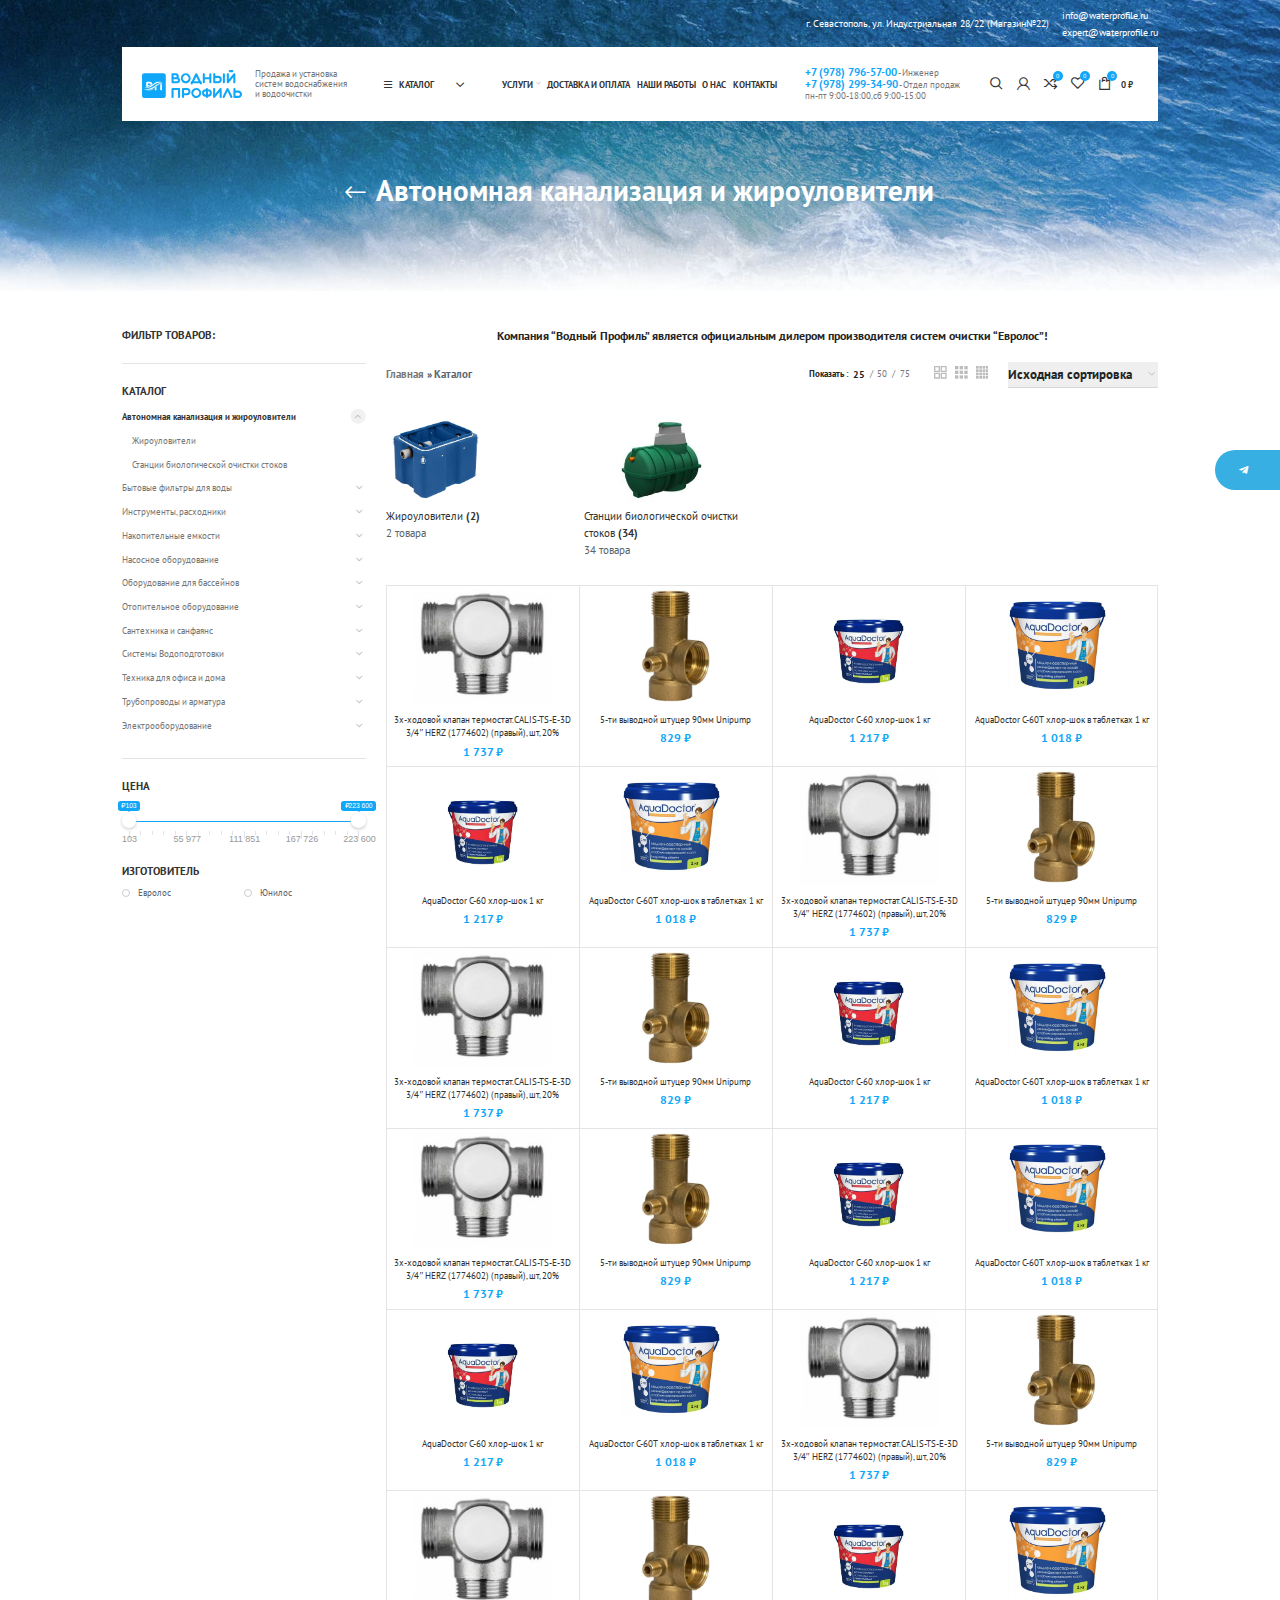
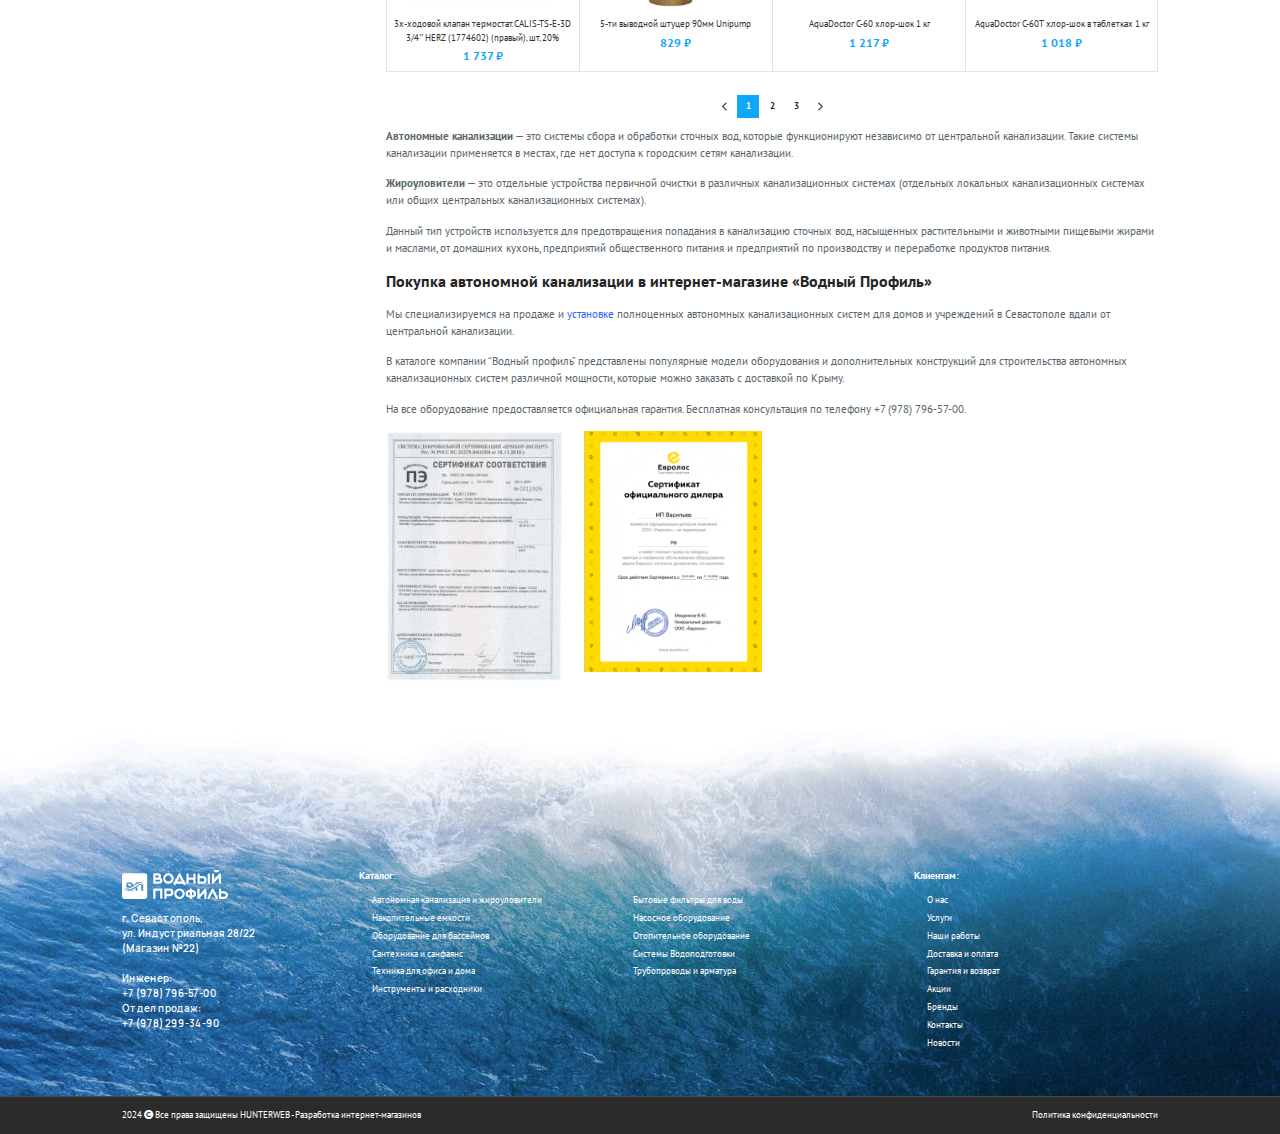
<file: catalog.html>
<!DOCTYPE html>
<!--[if lt IE 7]><html lang="ru" class="lt-ie9 lt-ie8 lt-ie7"><![endif]-->
<!--[if IE 7]><html lang="ru" class="lt-ie9 lt-ie8"><![endif]-->
<!--[if IE 8]><html lang="ru" class="lt-ie9"><![endif]-->
<!--[if gt IE 8]><!-->
<html lang="ru">
<!--<![endif]-->
<head>
	<meta charset="utf-8" />
	<title>Заголовок</title>
	<meta http-equiv="X-UA-Compatible" content="IE=edge" />
	<meta name="viewport" content="width=device-width, initial-scale=1, maximum-scale=1">
	<meta name="format-detection" content="telephone=no" />
	<link rel="shortcut icon" href="favicon.png" />
	<link rel="stylesheet" href="libs/bootstrap/bootstrap-grid.css" />
	<link rel="stylesheet" href="libs/fontawesome-free-5.12.0-web/css/all.min.css" />
	<link rel="stylesheet" href="libs/fancybox-master/dist/jquery.fancybox.min.css" />
	<link rel="stylesheet" href="libs/slick-1.5.9/slick/slick.css" />
	<link rel="stylesheet" href="libs/slick-1.5.9/slick/slick-theme.css" />
	<link rel="stylesheet" href="libs/ion.rangeSlider-master/css/ion.rangeSlider.min.css" />
	<link rel="stylesheet" href="css/fonts.css?ver=1.13" />
	<link rel="stylesheet" href="css/main.css?ver=1.13" />
	<link rel="stylesheet" href="css/media.css?ver=1.13" />
</head>
<body>

	<div class="wrapper">

		<div class="fixed-buttons">
			<a href="#" target="_blank" class="fixed-buttons__btn">
				<i class="fab fa-telegram-plane"></i>
			</a>
		</div>

		<div class="buttons-mobile">
			<div>
				<a href="#" class="btn-mobile btn-mobile_filter">
					<span class="btn-mobile__title">Фильтры</span>
				</a>
			</div>
			<div>
				<a href="#" class="btn-mobile btn-mobile_wishlist">
					<span class="btn-mobile__title">Избранное</span>
					<div class="btn-mobile__value">0</div>
				</a>
			</div>
			<div>
				<a href="#" class="btn-mobile btn-mobile_compare">
					<span class="btn-mobile__title">Сравнить</span>
					<div class="btn-mobile__value">0</div>
				</a>
			</div>
			<div>
				<a href="#" class="btn-mobile btn-mobile_account">
					<span class="btn-mobile__title">Личный кабинет</span>
				</a>
			</div>
			<div>
				<a href="#" class="btn-mobile btn-mobile_basket">
					<span class="btn-mobile__title">Корзина</span>
					<div class="btn-mobile__value">0</div>
				</a>
			</div>
		</div>

		<header class="header">
			<div class="container">
				<div class="header__top">
					<p>г. Севастополь, ул. Индустриальная 28/22 (Магазин№22)</p>
					<div class="header__mails">
						<a href="mailto:info@waterprofile.ru">info@waterprofile.ru</a>
						<a href="mailto:expert@waterprofile.ru">expert@waterprofile.ru</a>
					</div>
				</div>
				<div class="header__main">
					<div class="sandwich"><i class="far fa-bars"></i></div>
					<div class="logo-wrap">
						<a href="#" class="logo">
							<img src="img/logo.svg" alt="alt">
						</a>
						<div class="logo-descr">Продажа и установка систем водоснабжения и водоочистки</div>
					</div>
					<div class="catalog-wrap">
						<div class="btn-catalog">
							<i class="far fa-bars"></i>
							<span>Каталог</span>
							<i class="far fa-chevron-down"></i>
						</div>
						<div class="catalog-dropdown">
							<ul>
								<li class="catalog-dropdown__haschild">
									<a href="#">Автономная канализация и жироуловители</a>
									<ul>
										<li><a href="#">Жироуловители</a></li>
										<li><a href="#">Станции биологической очистки стоков</a></li>
									</ul>
								</li>
								<li class="catalog-dropdown__haschild">
									<a href="#">Бытовые фильтры для воды</a>
									<ul>
										<li><a href="#">Комплектующие для фильтров</a></li>
										<li><a href="#">Магистральные фильтры</a></li>
										<li><a href="#">Проточные системы</a></li>
										<li><a href="#">Системы обратного осмоса</a></li>
										<li><a href="#">Сменные модули и картриджи</a></li>
										<li><a href="#">Фильтры-кувшины</a></li>
									</ul>
								</li>
								<li class="catalog-dropdown__haschild">
									<a href="#">Накопительные емкости</a>
									<ul>
										<li><a href="#">Вертикальные емкости</a></li>
										<li><a href="#">Горизонтальные емкости</a></li>
										<li><a href="#">Емкости для душа и бидоны</a></li>
										<li><a href="#">Поплавки и врезки</a></li>
									</ul>
								</li>
								<li class="catalog-dropdown__haschild">
									<a href="#">Насосное оборудование</a>
									<ul>
										<li><a href="#">Автоматика для насосов</a></li>
										<li><a href="#">Гидроаккумуляторы</a></li>
										<li><a href="#">Дренажные и фекальные насосы</a></li>
										<li><a href="#">Канализационные установки</a></li>
										<li><a href="#">Комплектующие для насосов</a></li>
										<li><a href="#">Поверхностные насосы и станции</a></li>
										<li><a href="#">Скважинные насосы</a></li>
										<li><a href="#">Циркуляционные насосы</a></li>
									</ul>
								</li>
								<li class="catalog-dropdown__haschild">
									<a href="#">Оборудование для бассейнов</a>
									<ul>
										<li><a href="#">Закладные элементы</a></li>
										<li><a href="#">Насосы для бассейна</a></li>
										<li><a href="#">Оборудование для дезинфекции</a></li>
										<li><a href="#">Отделочные материалы</a></li>
										<li><a href="#">ПВХ (клеевые) трубы и фитинги</a></li>
										<li><a href="#">Уход и аксессуары</a></li>
										<li><a href="#">Химия для бассейнов</a></li>
									</ul>
								</li>
								<li class="catalog-dropdown__haschild">
									<a href="#">Отопительное оборудование</a>
									<ul>
										<li><a href="#">Водонагреватели</a></li>
										<li><a href="#">Газовые котлы</a></li>
										<li><a href="#">Запорная и регулирующая арматура</a></li>
										<li><a href="#">КИП (Манометры, термометры)</a></li>
										<li><a href="#">Коллекторы и Шкафы</a></li>
										<li><a href="#">Насосные группы и гидрострелки</a></li>
										<li><a href="#">Радиаторы и конвекторы</a></li>
										<li><a href="#">Расширительные баки и кронштейны</a></li>
										<li><a href="#">Теплый пол</a></li>
										<li><a href="#">Термоизоляция</a></li>
										<li><a href="#">Электрические котлы</a></li>
									</ul>
								</li>
								<li class="catalog-dropdown__haschild">
									<a href="#">Сантехника и санфаянс</a>
									<ul>
										<li><a href="#">Водомеры</a></li>
										<li><a href="#">Сифоны и водосточные трапы</a></li>
										<li><a href="#">Смесители</a></li>
										<li><a href="#">Унитазы, биде, инсталляции</a></li>
									</ul>
								</li>
								<li class="catalog-dropdown__haschild">
									<a href="#">Системы Водоподготовки</a>
									<ul>
										<li><a href="#">Промышленные системы обратного осмоса</a></li>
										<li><a href="#">Мешочные и дисковые фильтры</a></li>
										<li><a href="#">Системы умягчения воды</a></li>
										<li><a href="#">Сорбционные/угольные фильтры</a></li>
										<li><a href="#">УФ обеззараживатели</a></li>
										<li><a href="#">Фильтрующие загрузки и реагенты</a></li>
									</ul>
								</li>
								<li class="catalog-dropdown__haschild">
									<a href="#">Техника для офиса и дома</a>
									<ul>
										<li><a href="#">Системы защиты от протечек</a></li>
									</ul>
								</li>
								<li class="catalog-dropdown__haschild">
									<a href="#">Трубопроводы и арматура</a>
									<ul>
										<li><a href="#">Канализация</a></li>
										<li><a href="#">Краны приборные</a></li>
										<li><a href="#">Краны шаровые</a></li>
										<li><a href="#">Резьбовой фитинг</a></li>
										<li><a href="#">Труба и фитинги PP-R</a></li>
										<li><a href="#">Труба и фитинги ПНД</a></li>
										<li><a href="#">Электромагнитные клапаны</a></li>
									</ul>
								</li>
								<li class="catalog-dropdown__haschild">
									<a href="#">Электрооборудование</a>
									<ul>
										<li><a href="#">Кабель, провод, гофра</a></li>
										<li><a href="#">Модульное оборудование</a></li>
										<li><a href="#">Расходники для электромонтажа</a></li>
										<li><a href="#">Релейное оборудование</a></li>
										<li><a href="#">Розетки, выключатели, вилки</a></li>
										<li><a href="#">Светосигнальная арматура</a></li>
										<li><a href="#">Шкафы, боксы</a></li>
									</ul>
								</li>
								<li><a href="#">Инструменты и расходники</a></li>
							</ul>
						</div>
					</div>
					<ul class="menu">
						<li class="menu__haschild">
							<a href="#">Услуги</a>
							<div class="menu__dropdown">
								<ul>
									<li><a href="#">Подбор и монтаж всех видов отопительного оборудования</a></li>
									<li><a href="#">Монтаж насосного оборудования</a></li>
									<li><a href="#">Монтаж и обслуживание оборудования для бассейна</a></li>
									<li><a href="#">Проектирование и монтаж систем водоочистки любой производительности</a></li>
									<li><a href="#">Монтаж систем водоснабжения</a></li>
									<li><a href="#">Монтаж теплых полов</a></li>
									<li><a href="#">Подбор и монтаж станций биологической очистки</a></li>
									<li><a href="#">Обслуживание станций биологической очистки</a></li>
									<li><a href="#">Установка и обслуживание фильтров для воды</a></li>
									<li><a href="#">Бесплатный экспресс-анализ воды</a></li>
									<li><a href="#">Монтаж накопительных емкостей</a></li>
									<li><a href="#">Монтаж гелиосистем и тепловых насосов</a></li>
									<li><a href="#">Стыковая и электромуфтовая сварка ПНД труб любой сложности</a></li>
								</ul>
							</div>
						</li>
						<li><a href="#">Доставка и оплата</a></li>
						<li><a href="#">Наши работы</a></li>
						<li><a href="#">О нас</a></li>
						<li><a href="#">Контакты</a></li>
					</ul>
					<div class="header__contacts">
						<p><a href="tel:+79787965700">+7 (978) 796-57-00</a> - Инженер</p>
						<p><a href="tel:+79782993490">+7 (978) 299-34-90</a> - Отдел продаж</p>
						<p>пн-пт 9:00-18:00,сб 9:00-15:00</p>
					</div>
					<div class="header__buttons">
						<a href="#" class="btn-header btn-header_search">
							<span class="btn-header__icon"></span>
						</a>
						<a href="#" class="btn-header btn-header_user">
							<span class="btn-header__icon"></span>
						</a>
						<a href="#" class="btn-header btn-header_compare">
							<span class="btn-header__icon">
								<span class="btn-header__value">0</span>
							</span>
						</a>
						<a href="#" class="btn-header btn-header_favorites">
							<span class="btn-header__icon">
								<span class="btn-header__value">0</span>
							</span>
						</a>
						<a href="#" class="btn-header btn-header_basket">
							<span class="btn-header__icon">
								<span class="btn-header__value">0</span>
							</span>
							<div class="btn-header__text">0 ₽</div>
						</a>
					</div>
				</div>
			</div>
			<div class="menu-mobile">
				<div class="search-mobile">
					<form>
						<input type="text" placeholder="Поиск по товарам" required="required">
						<button class="search-mobile__button"></button>
					</form>
				</div>
				<ul class="tabs-menu">
					<li class="active"><a href="#tab_menu1">Меню</a></li>
					<li><a href="#tab_menu2">Категории</a></li>
				</ul>
				<div class="tab-container-menu">
					<div class="tab-pane-menu" id="tab_menu1">
						<ul class="menu-list">
							<li class="menu-list__haschild">
								<a href="#">Услуги</a>
								<span class="menu-list__open"><i class="far fa-chevron-right"></i></span>
								<ul>
									<li><a href="#">Подбор и монтаж всех видов отопительного оборудования</a></li>
									<li><a href="#">Монтаж насосного оборудования</a></li>
									<li><a href="#">Монтаж и обслуживание оборудования для бассейна</a></li>
									<li><a href="#">Проектирование и монтаж систем водоочистки любой производительности</a></li>
									<li><a href="#">Монтаж систем водоснабжения</a></li>
									<li><a href="#">Монтаж теплых полов</a></li>
									<li><a href="#">Подбор и монтаж станций биологической очистки</a></li>
									<li><a href="#">Обслуживание станций биологической очистки</a></li>
									<li><a href="#">Установка и обслуживание фильтров для воды</a></li>
									<li><a href="#">Бесплатный экспресс-анализ воды</a></li>
									<li><a href="#">Монтаж накопительных емкостей</a></li>
									<li><a href="#">Монтаж гелиосистем и тепловых насосов</a></li>
									<li><a href="#">Стыковая и электромуфтовая сварка ПНД труб любой сложности</a></li>
								</ul>
							</li>
							<li><a href="#">Доставка и оплата</a></li>
							<li><a href="#">Наши работы</a></li>
							<li><a href="#">О нас</a></li>
							<li><a href="#">Контакты</a></li>
							<li class="menu-list__wishlist"><a href="#">Избранное </a></li>
							<li class="menu-list__compare"><a href="#">Сравнить</a></li>
							<li class="menu-list__user"><a href="#">Войти / Зарегистрироваться</a></li>
						</ul>
					</div>
					<div class="tab-pane-menu" id="tab_menu2">
						<ul class="menu-list">
							<li class="menu-list__haschild">
								<a href="#">Автономная канализация и жироуловители</a>
								<span class="menu-list__open"><i class="far fa-chevron-right"></i></span>
								<ul>
									<li><a href="#">Жироуловители</a></li>
									<li><a href="#">Станции биологической очистки стоков</a></li>
								</ul>
							</li>
							<li class="menu-list__haschild">
								<a href="#">Бытовые фильтры для воды</a>
								<span class="menu-list__open"><i class="far fa-chevron-right"></i></span>
								<ul>
									<li><a href="#">Комплектующие для фильтров</a></li>
									<li><a href="#">Магистральные фильтры</a></li>
									<li><a href="#">Проточные системы</a></li>
									<li><a href="#">Системы обратного осмоса</a></li>
									<li><a href="#">Сменные модули и картриджи</a></li>
									<li><a href="#">Фильтры-кувшины</a></li>
								</ul>
							</li>
							<li class="menu-list__haschild">
								<a href="#">Накопительные емкости</a>
								<span class="menu-list__open"><i class="far fa-chevron-right"></i></span>
								<ul>
									<li><a href="#">Вертикальные емкости</a></li>
									<li><a href="#">Горизонтальные емкости</a></li>
									<li><a href="#">Емкости для душа и бидоны</a></li>
									<li><a href="#">Поплавки и врезки</a></li>
								</ul>
							</li>
							<li class="menu-list__haschild">
								<a href="#">Насосное оборудование</a>
								<span class="menu-list__open"><i class="far fa-chevron-right"></i></span>
								<ul>
									<li><a href="#">Автоматика для насосов</a></li>
									<li><a href="#">Гидроаккумуляторы</a></li>
									<li><a href="#">Дренажные и фекальные насосы</a></li>
									<li><a href="#">Канализационные установки</a></li>
									<li><a href="#">Комплектующие для насосов</a></li>
									<li><a href="#">Поверхностные насосы и станции</a></li>
									<li><a href="#">Скважинные насосы</a></li>
									<li><a href="#">Циркуляционные насосы</a></li>
								</ul>
							</li>
							<li class="menu-list__haschild">
								<a href="#">Оборудование для бассейнов</a>
								<span class="menu-list__open"><i class="far fa-chevron-right"></i></span>
								<ul>
									<li><a href="#">Закладные элементы</a></li>
									<li><a href="#">Насосы для бассейна</a></li>
									<li><a href="#">Оборудование для дезинфекции</a></li>
									<li><a href="#">Отделочные материалы</a></li>
									<li><a href="#">ПВХ (клеевые) трубы и фитинги</a></li>
									<li><a href="#">Уход и аксессуары</a></li>
									<li><a href="#">Химия для бассейнов</a></li>
								</ul>
							</li>
							<li class="menu-list__haschild">
								<a href="#">Отопительное оборудование</a>
								<span class="menu-list__open"><i class="far fa-chevron-right"></i></span>
								<ul>
									<li><a href="#">Водонагреватели</a></li>
									<li><a href="#">Газовые котлы</a></li>
									<li><a href="#">Запорная и регулирующая арматура</a></li>
									<li><a href="#">КИП (Манометры, термометры)</a></li>
									<li><a href="#">Коллекторы и Шкафы</a></li>
									<li><a href="#">Насосные группы и гидрострелки</a></li>
									<li><a href="#">Радиаторы и конвекторы</a></li>
									<li><a href="#">Расширительные баки и кронштейны</a></li>
									<li><a href="#">Теплый пол</a></li>
									<li><a href="#">Термоизоляция</a></li>
									<li><a href="#">Электрические котлы</a></li>
								</ul>
							</li>
							<li class="menu-list__haschild">
								<a href="#">Сантехника и санфаянс</a>
								<span class="menu-list__open"><i class="far fa-chevron-right"></i></span>
								<ul>
									<li><a href="#">Водомеры</a></li>
									<li><a href="#">Сифоны и водосточные трапы</a></li>
									<li><a href="#">Смесители</a></li>
									<li><a href="#">Унитазы, биде, инсталляции</a></li>
								</ul>
							</li>
							<li class="menu-list__haschild">
								<a href="#">Системы Водоподготовки</a>
								<span class="menu-list__open"><i class="far fa-chevron-right"></i></span>
								<ul>
									<li><a href="#">Промышленные системы обратного осмоса</a></li>
									<li><a href="#">Мешочные и дисковые фильтры</a></li>
									<li><a href="#">Системы умягчения воды</a></li>
									<li><a href="#">Сорбционные/угольные фильтры</a></li>
									<li><a href="#">УФ обеззараживатели</a></li>
									<li><a href="#">Фильтрующие загрузки и реагенты</a></li>
								</ul>
							</li>
							<li class="menu-list__haschild">
								<a href="#">Техника для офиса и дома</a>
								<span class="menu-list__open"><i class="far fa-chevron-right"></i></span>
								<ul>
									<li><a href="#">Системы защиты от протечек</a></li>
								</ul>
							</li>
							<li class="menu-list__haschild">
								<a href="#">Трубопроводы и арматура</a>
								<span class="menu-list__open"><i class="far fa-chevron-right"></i></span>
								<ul>
									<li><a href="#">Канализация</a></li>
									<li><a href="#">Краны приборные</a></li>
									<li><a href="#">Краны шаровые</a></li>
									<li><a href="#">Резьбовой фитинг</a></li>
									<li><a href="#">Труба и фитинги PP-R</a></li>
									<li><a href="#">Труба и фитинги ПНД</a></li>
									<li><a href="#">Электромагнитные клапаны</a></li>
								</ul>
							</li>
							<li class="menu-list__haschild">
								<a href="#">Электрооборудование</a>
								<span class="menu-list__open"><i class="far fa-chevron-right"></i></span>
								<ul>
									<li><a href="#">Кабель, провод, гофра</a></li>
									<li><a href="#">Модульное оборудование</a></li>
									<li><a href="#">Расходники для электромонтажа</a></li>
									<li><a href="#">Релейное оборудование</a></li>
									<li><a href="#">Розетки, выключатели, вилки</a></li>
									<li><a href="#">Светосигнальная арматура</a></li>
									<li><a href="#">Шкафы, боксы</a></li>
								</ul>
							</li>
							<li><a href="#">Инструменты и расходники</a></li>
						</ul>
					</div>
				</div>
			</div>
			<div class="menu-overlay"></div>
		</header>

		<section class="billbord-page billbord-page_catalog">
			<div class="container">
				<h1 class="title-page"><a href="#"><i class="fal fa-long-arrow-left"></i></a>Автономная канализация и жироуловители</h1>
			</div>
		</section>

		<section class="page-catalog">
			<div class="container">
				<div class="row">
					<div class="col-lg-3">
						<div class="sidebar-catalog">
							<div class="sidebar-catalog__close"><i class="fal fa-times"></i>закрыть</div>
							<div class="sidebar-catalog__wrapper">
								<div class="sidebar-catalog__title">Фильтр товаров:</div>
								<div class="sidebar-catalog__subtitle">Каталог</div>
								<ul class="list-sidebar">
									<li class="active current">
										<a href="#">Автономная канализация и жироуловители</a><div class="list-sidebar__arrow"><i class="far fa-chevron-down"></i></div>
										<ul style="display: block;">
											<li><a href="#">Жироуловители</a></li>
											<li><a href="#">Станции биологической очистки стоков</a></li>
										</ul>
									</li>
									<li>
										<a href="#">Бытовые фильтры для воды</a><div class="list-sidebar__arrow"><i class="far fa-chevron-down"></i></div>
										<ul>
											<li><a href="#">Комплектующие для фильтров</a></li>
											<li><a href="#">Магистральные фильтры</a></li>
											<li><a href="#">Проточные системы</a></li>
											<li><a href="#">Редукторы давления</a></li>
											<li><a href="#">Системы обратного осмоса</a></li>
											<li>
												<a href="#">Сменные модули и картриджи</a><div class="list-sidebar__arrow"><i class="far fa-chevron-down"></i></div>
												<ul>
													<li><a href="#">Для кувшинов</a></li>
													<li><a href="#">Для систем очистки</a></li>
												</ul>
											</li>
											<li><a href="#">Фильтры-кувшины</a></li>
										</ul>
									</li>
									<li>
										<a href="#">Инструменты, расходники</a><div class="list-sidebar__arrow"><i class="far fa-chevron-down"></i></div>
										<ul>
											<li><a href="#">Лен, Фум, Паста, Силикон</a></li>
										</ul>
									</li>
									<li>
										<a href="#">Накопительные емкости</a><div class="list-sidebar__arrow"><i class="far fa-chevron-down"></i></div>
										<ul>
											<li><a href="#">Вертикальные емкости</a></li>
											<li><a href="#">Горизонтальные емкости</a></li>
											<li><a href="#">Емкости для душа и бидоны</a></li>
											<li><a href="#">Поплавки и врезки</a></li>
										</ul>
									</li>
									<li>
										<a href="#">Насосное оборудование</a><div class="list-sidebar__arrow"><i class="far fa-chevron-down"></i></div>
										<ul>
											<li><a href="#">Автоматика для насосов</a></li>
											<li>
												<a href="#">Гидроаккумуляторы</a><div class="list-sidebar__arrow"><i class="far fa-chevron-down"></i></div>
												<ul>
													<li><a href="#">Термостатные чехлы TERMO//ZONT для гидроаккумуляторов</a></li>
												</ul>
											</li>
											<li><a href="#">Дренажные и фекальные насосы</a></li>
											<li><a href="#">Запчасти</a></li>
											<li><a href="#">Канализационные установки</a></li>
											<li><a href="#">Комплектующие для насосов</a></li>
											<li>
												<a href="#">Поверхностные насосы и станции</a>
												<ul>
													<li><a href="#">Вертикальные многоступенчатые насосы</a></li>
												</ul>
											</li>
											<li><a href="#">Скважинные насосы</a></li>
											<li><a href="#">Циркуляционные насосы</a></li>
										</ul>
									</li>
									<li>
										<a href="#">Оборудование для бассейнов</a><div class="list-sidebar__arrow"><i class="far fa-chevron-down"></i></div>
										<ul>
											<li>
												<a href="#">Закладные элементы</a><div class="list-sidebar__arrow"><i class="far fa-chevron-down"></i></div>
												<ul>
													<li><a href="#">Освещение бассейна</a></li>
												</ul>
											</li>
											<li><a href="#">Насосы для бассейна</a></li>
											<li><a href="#">Оборудование для дезинфекции</a></li>
											<li><a href="#">Отделочные материалы</a></li>
											<li><a href="#">ПВХ (клеевые) трубы и фитинги</a></li>
											<li>
												<a href="#">Уход и аксессуары</a><div class="list-sidebar__arrow"><i class="far fa-chevron-down"></i></div>
												<ul>
													<li><a href="#">Пылесосы для бассейна</a></li>
												</ul>
											</li>
											<li><a href="#">Фильтрационные установки и фильтры</a></li>
											<li><a href="#">Химия для бассейнов</a></li>
										</ul>
									</li>
									<li>
										<a href="#">Отопительное оборудование</a><div class="list-sidebar__arrow"><i class="far fa-chevron-down"></i></div>
										<ul>
											<li>
												<a href="#">Водонагреватели</a><div class="list-sidebar__arrow"><i class="far fa-chevron-down"></i></div>
												<ul>
													<li><a href="#">Косвенного нагрева</a></li>
													<li><a href="#">Электрические</a></li>
												</ul>
											</li>
											<li>
												<a href="#">Газовое оборудование, Газгольдеры</a><div class="list-sidebar__arrow"><i class="far fa-chevron-down"></i></div>
												<ul>
													<li><a href="#">Комплектующие для газгольдера</a></li>
												</ul>
											</li>
											<li>
												<a href="#">Газовые котлы</a><div class="list-sidebar__arrow"><i class="far fa-chevron-down"></i></div>
												<ul>
													<li><a href="#">Комплектующие к котлам</a></li>
												</ul>
											</li>
											<li>
												<a href="#">Запорная и регулирующая арматура</a><div class="list-sidebar__arrow"><i class="far fa-chevron-down"></i></div>
												<ul>
													<li><a href="#">Радиаторные краны и клапаны</a></li>
												</ul>
											</li>
											<li><a href="#">КИП (Манометры, термометры)</a></li>
											<li><a href="#">Насосные группы и гидрострелки</a></li>
											<li>
												<a href="#">Радиаторы и конвекторы</a><div class="list-sidebar__arrow"><i class="far fa-chevron-down"></i></div>
												<ul>
													<li><a href="#">Внутрипольные конвекторы</a></li>
													<li><a href="#">Комплектующие и кронштейны</a></li>
													<li><a href="#">Секционные радиаторы</a></li>
													<li>
														<a href="#">Стальные радиаторы</a><div class="list-sidebar__arrow"><i class="far fa-chevron-down"></i></div>
														<ul>
															<li><a href="#">Боковое подключение</a></li>
															<li><a href="#">Нижнее подключение</a></li>
														</ul>
													</li>
													<li><a href="#">Трубчатые радиаторы</a></li>
													<li><a href="#">Электрические конвекторы</a></li>
												</ul>
											</li>
											<li><a href="#">Расширительные баки и кронштейны</a></li>
											<li><a href="#">Твердотопливные котлы</a></li>
											<li>
												<a href="#">Теплый пол</a><div class="list-sidebar__arrow"><i class="far fa-chevron-down"></i></div>
												<ul>
													<li><a href="#">Коллекторы и Шкафы</a></li>
													<li><a href="#">Комплектующие для теплого пола</a></li>
													<li><a href="#">Насосно-смесительные узлы</a></li>
													<li><a href="#">Трубы для теплого пола</a></li>
													<li><a href="#">Якорные крепления и фиксаторы</a></li>
												</ul>
											</li>
											<li>
												<a href="#">Термоизоляция</a><div class="list-sidebar__arrow"><i class="far fa-chevron-down"></i></div>
												<ul>
													<li><a href="#">Демпферная лента</a></li>
													<li><a href="#">Полистирол и дюбель зонты</a></li>
													<li><a href="#">Фольга и скотч</a></li>
												</ul>
											</li>
											<li><a href="#">Электрические котлы</a></li>
										</ul>
									</li>
									<li>
										<a href="#">Сантехника и санфаянс</a><div class="list-sidebar__arrow"><i class="far fa-chevron-down"></i></div>
										<ul>
											<li><a href="#">Водомеры</a></li>
											<li>
												<a href="#">Полотенцесушители</a><div class="list-sidebar__arrow"><i class="far fa-chevron-down"></i></div>
												<ul>
													<li><a href="#">Водяные полотенцесушители</a></li>
													<li><a href="#">Электрические полотенцесушители</a></li>
												</ul>
											</li>
											<li><a href="#">Сифоны и водосточные трапы</a></li>
											<li><a href="#">Смесители</a></li>
											<li><a href="#">Умывальники/Мойки</a></li>
											<li><a href="#">Унитазы, биде, инсталляции</a></li>
											<li><a href="#">Шланги</a></li>
										</ul>
									</li>
									<li>
										<a href="#">Системы Водоподготовки</a><div class="list-sidebar__arrow"><i class="far fa-chevron-down"></i></div>
										<ul>
											<li>
												<a href="#">Дозирующие насосы и станции</a><div class="list-sidebar__arrow"><i class="far fa-chevron-down"></i></div>
												<ul>
													<li><a href="#">Комплектующие к насосам дозаторам</a></li>
												</ul>
											</li>
											<li><a href="#">Колонны механической очистки</a></li>
											<li>
												<a href="#">Комплектующие и сменные модули</a><div class="list-sidebar__arrow"><i class="far fa-chevron-down"></i></div>
												<ul>
													<li><a href="#">Запчасти для систем обратного осмоса</a></li>
													<li><a href="#">Корпусы фильтров и ДРС</a></li>
													<li><a href="#">Обратноосмотические мембраны</a></li>
													<li><a href="#">Солевые баки</a></li>
													<li><a href="#">Термостатные чехлы TERMO//ZONT для колонн</a></li>
													<li>
														<a href="#">Управляющие клапаны</a><div class="list-sidebar__arrow"><i class="far fa-chevron-down"></i></div>
														<ul>
															<li><a href="#">Комплектующие для клапанов</a></li>
														</ul>
													</li>
												</ul>
											</li>
											<li><a href="#">Мешочные и дисковые фильтры</a></li>
											<li><a href="#">Промышленные системы обратного осмоса</a></li>
											<li><a href="#">Системы напорной аэрации</a></li>
											<li><a href="#">Системы умягчения воды</a></li>
											<li><a href="#">Сорбционные/угольные фильтры</a></li>
											<li><a href="#">УФ обеззараживатели</a></li>
											<li><a href="#">Фильтрующие загрузки и реагенты</a></li>
										</ul>
									</li>
									<li>
										<a href="#">Техника для офиса и дома</a><div class="list-sidebar__arrow"><i class="far fa-chevron-down"></i></div>
										<ul>
											<li>Кулеры и пурифайеры</li>
											<li>Системы защиты от протечек</li>
										</ul>
									</li>
									<li>
										<a href="#">Трубопроводы и арматура</a><div class="list-sidebar__arrow"><i class="far fa-chevron-down"></i></div>
										<ul>
											<li>
												<a href="#">Канализация</a><div class="list-sidebar__arrow"><i class="far fa-chevron-down"></i></div>
												<ul>
													<li><a href="#">Внутренняя</a></li>
													<li><a href="#">Гофра, труба дренажная</a></li>
													<li><a href="#">Малошумная</a></li>
													<li><a href="#">Наружняя</a></li>
												</ul>
											</li>
											<li><a href="#">Краны приборные</a></li>
											<li><a href="#">Краны шаровые</a></li>
											<li><a href="#">Крепления, хомуты</a></li>
											<li><a href="#">Полив</a></li>
											<li><a href="#">Резьбовой фитинг</a></li>
											<li>
												<a href="#">Труба и фитинги PP-R</a><div class="list-sidebar__arrow"><i class="far fa-chevron-down"></i></div>
												<ul>
													<li><a href="#">Ekoplastik</a></li>
													<li><a href="#">Valtec</a></li>
													<li><a href="#">Валфекс Белый</a></li>
													<li><a href="#">Валфекс Серый</a></li>
												</ul>
											</li>
											<li><a href="#">Труба и фитинги нерж. сталь</a></li>
											<li>
												<a href="#">Труба и фитинги ПНД</a><div class="list-sidebar__arrow"><i class="far fa-chevron-down"></i></div>
												<ul>
													<li><a href="#">Компрессионный фитинг ПНД</a></li>
													<li><a href="#">Терморезисторный и литой фитинг ПНД</a></li>
												</ul>
											</li>
											<li><a href="#">Трубная изоляция, мирелон, пешель</a></li>
											<li>
												<a href="#">Трубы из сшитого полиэтилена и фитинги</a><div class="list-sidebar__arrow"><i class="far fa-chevron-down"></i></div>
												<ul>
													<li><a href="#">Аксиальный фитинг</a></li>
												</ul>
											</li>
											<li><a href="#">Фланцевая и запорная арматура</a></li>
											<li><a href="#">Черный металл</a></li>
											<li><a href="#">Электромагнитные клапаны</a></li>
										</ul>
									</li>
									<li>
										<a href="#">Электрооборудование</a><div class="list-sidebar__arrow"><i class="far fa-chevron-down"></i></div>
										<ul>
											<li><a href="#">Кабель, провод, гофра</a></li>
											<li><a href="#">Модульное оборудование</a></li>
											<li><a href="#">Расходники для электромонтажа</a></li>
											<li><a href="#">Релейное оборудование</a></li>
											<li><a href="#">Розетки, выключатели, вилки</a></li>
											<li><a href="#">Светосигнальная арматура</a></li>
											<li><a href="#">Шкафы, боксы</a></li>
										</ul>
									</li>
								</ul>
								<div class="sidebar-catalog__subtitle">Цена</div>
								<div class="range-catalog">
									<input type="text" name="my_range" value="" />
								</div>
								<div class="sidebar-catalog__subtitle">Изготовитель</div>
								<div class="wrap-checks">
									<div class="checkbox-radio">
										<label>
											<input type="checkbox"/>
											<span>Евролос</span>
										</label>
									</div>
									<div class="checkbox-radio">
										<label>
											<input type="checkbox"/>
											<span>Юнилос</span>
										</label>
									</div>
								</div>
							</div>
						</div>
					</div>
					<div class="col-lg-9">
						<h4 class="title-catalog">Компания “Водный Профиль” является официальным дилером производителя систем очистки “Евролос”!</h4>
						<div class="head-catalog">
							<ul class="breadcrumbs breadcrumbs_page">
								<li><a href="#">Главная </a></li>
								<li>Каталог</li>
							</ul>
							<div class="per-page">
								<div class="per-page__title">Показать :</div>
								<a href="#" class="active">25</a>
								<span>/</span>
								<a href="#">50</a>
								<span>/</span>
								<a href="#">75</a>
							</div>
							<div class="views-catalog">
								<a href="#" class="views-catalog_2"><svg version="1.1" id="Layer_1" xmlns="http://www.w3.org/2000/svg" xmlns:xlink="http://www.w3.org/1999/xlink" x="0px" y="0px" width="19px" height="19px" viewBox="0 0 19 19" enable-background="new 0 0 19 19" xml:space="preserve"><path d="M7,2v5H2V2H7 M9,0H0v9h9V0L9,0z"></path><path d="M17,2v5h-5V2H17 M19,0h-9v9h9V0L19,0z"></path><path d="M7,12v5H2v-5H7 M9,10H0v9h9V10L9,10z"></path><path d="M17,12v5h-5v-5H17 M19,10h-9v9h9V10L19,10z"></path></svg></a>
								<a href="#" class="views-catalog_3"><svg version="1.1" id="Layer_1" xmlns="http://www.w3.org/2000/svg" xmlns:xlink="http://www.w3.org/1999/xlink" x="0px" y="0px" width="19px" height="19px" viewBox="0 0 19 19" enable-background="new 0 0 19 19" xml:space="preserve"><rect width="5" height="5"></rect><rect x="7" width="5" height="5"></rect><rect x="14" width="5" height="5"></rect><rect y="7" width="5" height="5"></rect><rect x="7" y="7" width="5" height="5"></rect><rect x="14" y="7" width="5" height="5"></rect><rect y="14" width="5" height="5"></rect><rect x="7" y="14" width="5" height="5"></rect><rect x="14" y="14" width="5" height="5"></rect></svg></a>
								<a href="#" class="views-catalog_4"><svg version="1.1" id="Layer_1" xmlns="http://www.w3.org/2000/svg" xmlns:xlink="http://www.w3.org/1999/xlink" x="0px" y="0px" width="19px" height="19px" viewBox="0 0 19 19" enable-background="new 0 0 19 19" xml:space="preserve"><rect width="4" height="4"></rect><rect x="5" width="4" height="4"></rect><rect x="10" width="4" height="4"></rect><rect x="15" width="4" height="4"></rect><rect y="5" width="4" height="4"></rect><rect x="5" y="5" width="4" height="4"></rect><rect x="10" y="5" width="4" height="4"></rect><rect x="15" y="5" width="4" height="4"></rect><rect y="15" width="4" height="4"></rect><rect x="5" y="15" width="4" height="4"></rect><rect x="10" y="15" width="4" height="4"></rect><rect x="15" y="15" width="4" height="4"></rect><rect y="10" width="4" height="4"></rect><rect x="5" y="10" width="4" height="4"></rect><rect x="10" y="10" width="4" height="4"></rect><rect x="15" y="10" width="4" height="4"></rect></svg></a>
							</div>
							<div class="select-sorting">
								<select>
									<option value="menu_order" selected="selected">Исходная сортировка</option>
									<option value="popularity">По популярности</option>
									<option value="rating">По рейтингу</option>
									<option value="date">По новизне</option>
									<option value="price">Цены: по возрастанию</option>
									<option value="price-desc">Цены: по убыванию</option>
								</select>
							</div>
							<div class="result-count">Отображение 1–25 из 37</div>
						</div>
						<div class="btn-open-sidebar"><i class="far fa-bars"></i>Показать боковую панель</div>
						<div class="row">
							<div class="col-lg-3 col-md-4 col-6">
								<a href="#" class="unit-category">
									<span class="unit-category__image">
										<img src="img/unit_cat_catalog1.png" alt="alt">
									</span>
									<span class="unit-category__title">Жироуловители <strong>(2)</strong></span>
									<span class="unit-category__descr">2 товара</span>
								</a>
							</div>
							<div class="col-lg-3 col-md-4 col-6">
								<a href="#" class="unit-category">
									<span class="unit-category__image">
										<img src="img/unit_cat_catalog2.jpg" alt="alt">
									</span>
									<span class="unit-category__title">Станции биологической очистки стоков <strong>(34)</strong></span>
									<span class="unit-category__descr">34 товара</span>
								</a>
							</div>
						</div>
						<div class="row row_catalog">
							<div class="col-lg-3 col-6">
								<div class="item-catalog item-catalog_page">
									<div class="item-catalog__image">
										<img src="img/catalog1.jpg" alt="alt">
										<div class="item-catalog__hover">
											<img src="img/hover_catalog1.jpg" alt="alt">
										</div>
										<div class="item-catalog__buttons">
											<a href="#" class="btn-add"><span>В корзину</span></a>
											<a href="#quick-order" class="btn-buy fancybox"> Купить в один клик</a>
										</div>
										<div class="item-catalog__action">
											<a href="#" class="btn-action btn-action_compare"><span class="tooltip-main">Сравнить</span></a>
											<a href="#quick-view" class="btn-action btn-action_view fancybox"><span class="tooltip-main">Быстрый просмотр </span></a>
											<a href="#" class="btn-action btn-action_wishlist"><span class="tooltip-main">В избранное </span></a>
										</div>
									</div>
									<div class="item-catalog__content">
										<a href="#" class="item-catalog__title">3х-ходовой клапан термостат.CALIS-TS-E-3D 3/4″ HERZ (1774602) (правый), шт, 20%</a>
										<div class="price-main">1 737 ₽</div>
									</div>
								</div>
							</div>
							<div class="col-lg-3 col-6">
								<div class="item-catalog item-catalog_page">
									<div class="item-catalog__image">
										<img src="img/catalog2.jpg" alt="alt">
										<div class="item-catalog__hover">
											<img src="img/hover_catalog1.jpg" alt="alt">
										</div>
										<div class="item-catalog__buttons">
											<a href="#" class="btn-add"><span>В корзину</span></a>
											<a href="#quick-order" class="btn-buy fancybox"> Купить в один клик</a>
										</div>
										<div class="item-catalog__action">
											<a href="#" class="btn-action btn-action_compare"><span class="tooltip-main">Сравнить</span></a>
											<a href="#quick-view" class="btn-action btn-action_view fancybox"><span class="tooltip-main">Быстрый просмотр </span></a>
											<a href="#" class="btn-action btn-action_wishlist"><span class="tooltip-main">В избранное </span></a>
										</div>
									</div>
									<div class="item-catalog__content">
										<a href="#" class="item-catalog__title">5-ти выводной штуцер 90мм Unipump</a>
										<div class="price-main">829 ₽</div>
									</div>
								</div>
							</div>
							<div class="col-lg-3 col-6">
								<div class="item-catalog item-catalog_page">
									<div class="item-catalog__image">
										<img src="img/catalog3.jpg" alt="alt">
										<div class="item-catalog__hover">
											<img src="img/hover_catalog1.jpg" alt="alt">
										</div>
										<div class="item-catalog__buttons">
											<a href="#" class="btn-add"><span>В корзину</span></a>
											<a href="#quick-order" class="btn-buy fancybox"> Купить в один клик</a>
										</div>
										<div class="item-catalog__action">
											<a href="#" class="btn-action btn-action_compare"><span class="tooltip-main">Сравнить</span></a>
											<a href="#quick-view" class="btn-action btn-action_view fancybox"><span class="tooltip-main">Быстрый просмотр </span></a>
											<a href="#" class="btn-action btn-action_wishlist"><span class="tooltip-main">В избранное </span></a>
										</div>
									</div>
									<div class="item-catalog__content">
										<a href="#" class="item-catalog__title">AquaDoctor C-60 хлор-шок 1 кг</a>
										<div class="price-main">1 217 ₽</div>
									</div>
								</div>
							</div>
							<div class="col-lg-3 col-6">
								<div class="item-catalog item-catalog_page">
									<div class="item-catalog__image">
										<img src="img/catalog4.jpg" alt="alt">
										<div class="item-catalog__hover">
											<img src="img/hover_catalog1.jpg" alt="alt">
										</div>
										<div class="item-catalog__buttons">
											<a href="#" class="btn-add"><span>В корзину</span></a>
											<a href="#quick-order" class="btn-buy fancybox"> Купить в один клик</a>
										</div>
										<div class="item-catalog__action">
											<a href="#" class="btn-action btn-action_compare"><span class="tooltip-main">Сравнить</span></a>
											<a href="#quick-view" class="btn-action btn-action_view fancybox"><span class="tooltip-main">Быстрый просмотр </span></a>
											<a href="#" class="btn-action btn-action_wishlist"><span class="tooltip-main">В избранное </span></a>
										</div>
									</div>
									<div class="item-catalog__content">
										<a href="#" class="item-catalog__title">AquaDoctor C-60T хлор-шок в таблетках 1 кг</a>
										<div class="price-main">1 018 ₽</div>
									</div>
								</div>
							</div>
							<div class="col-lg-3 col-6">
								<div class="item-catalog item-catalog_page">
									<div class="item-catalog__image">
										<img src="img/catalog3.jpg" alt="alt">
										<div class="item-catalog__hover">
											<img src="img/hover_catalog1.jpg" alt="alt">
										</div>
										<div class="item-catalog__buttons">
											<a href="#" class="btn-add"><span>В корзину</span></a>
											<a href="#quick-order" class="btn-buy fancybox"> Купить в один клик</a>
										</div>
										<div class="item-catalog__action">
											<a href="#" class="btn-action btn-action_compare"><span class="tooltip-main">Сравнить</span></a>
											<a href="#quick-view" class="btn-action btn-action_view fancybox"><span class="tooltip-main">Быстрый просмотр </span></a>
											<a href="#" class="btn-action btn-action_wishlist"><span class="tooltip-main">В избранное </span></a>
										</div>
									</div>
									<div class="item-catalog__content">
										<a href="#" class="item-catalog__title">AquaDoctor C-60 хлор-шок 1 кг</a>
										<div class="price-main">1 217 ₽</div>
									</div>
								</div>
							</div>
							<div class="col-lg-3 col-6">
								<div class="item-catalog item-catalog_page">
									<div class="item-catalog__image">
										<img src="img/catalog4.jpg" alt="alt">
										<div class="item-catalog__hover">
											<img src="img/hover_catalog1.jpg" alt="alt">
										</div>
										<div class="item-catalog__buttons">
											<a href="#" class="btn-add"><span>В корзину</span></a>
											<a href="#quick-order" class="btn-buy fancybox"> Купить в один клик</a>
										</div>
										<div class="item-catalog__action">
											<a href="#" class="btn-action btn-action_compare"><span class="tooltip-main">Сравнить</span></a>
											<a href="#quick-view" class="btn-action btn-action_view fancybox"><span class="tooltip-main">Быстрый просмотр </span></a>
											<a href="#" class="btn-action btn-action_wishlist"><span class="tooltip-main">В избранное </span></a>
										</div>
									</div>
									<div class="item-catalog__content">
										<a href="#" class="item-catalog__title">AquaDoctor C-60T хлор-шок в таблетках 1 кг</a>
										<div class="price-main">1 018 ₽</div>
									</div>
								</div>
							</div>
							<div class="col-lg-3 col-6">
								<div class="item-catalog item-catalog_page">
									<div class="item-catalog__image">
										<img src="img/catalog1.jpg" alt="alt">
										<div class="item-catalog__hover">
											<img src="img/hover_catalog1.jpg" alt="alt">
										</div>
										<div class="item-catalog__buttons">
											<a href="#" class="btn-add"><span>В корзину</span></a>
											<a href="#quick-order" class="btn-buy fancybox"> Купить в один клик</a>
										</div>
										<div class="item-catalog__action">
											<a href="#" class="btn-action btn-action_compare"><span class="tooltip-main">Сравнить</span></a>
											<a href="#quick-view" class="btn-action btn-action_view fancybox"><span class="tooltip-main">Быстрый просмотр </span></a>
											<a href="#" class="btn-action btn-action_wishlist"><span class="tooltip-main">В избранное </span></a>
										</div>
									</div>
									<div class="item-catalog__content">
										<a href="#" class="item-catalog__title">3х-ходовой клапан термостат.CALIS-TS-E-3D 3/4″ HERZ (1774602) (правый), шт, 20%</a>
										<div class="price-main">1 737 ₽</div>
									</div>
								</div>
							</div>
							<div class="col-lg-3 col-6">
								<div class="item-catalog item-catalog_page">
									<div class="item-catalog__image">
										<img src="img/catalog2.jpg" alt="alt">
										<div class="item-catalog__hover">
											<img src="img/hover_catalog1.jpg" alt="alt">
										</div>
										<div class="item-catalog__buttons">
											<a href="#" class="btn-add"><span>В корзину</span></a>
											<a href="#quick-order" class="btn-buy fancybox"> Купить в один клик</a>
										</div>
										<div class="item-catalog__action">
											<a href="#" class="btn-action btn-action_compare"><span class="tooltip-main">Сравнить</span></a>
											<a href="#quick-view" class="btn-action btn-action_view fancybox"><span class="tooltip-main">Быстрый просмотр </span></a>
											<a href="#" class="btn-action btn-action_wishlist"><span class="tooltip-main">В избранное </span></a>
										</div>
									</div>
									<div class="item-catalog__content">
										<a href="#" class="item-catalog__title">5-ти выводной штуцер 90мм Unipump</a>
										<div class="price-main">829 ₽</div>
									</div>
								</div>
							</div>
							<div class="col-lg-3 col-6">
								<div class="item-catalog item-catalog_page">
									<div class="item-catalog__image">
										<img src="img/catalog1.jpg" alt="alt">
										<div class="item-catalog__hover">
											<img src="img/hover_catalog1.jpg" alt="alt">
										</div>
										<div class="item-catalog__buttons">
											<a href="#" class="btn-add"><span>В корзину</span></a>
											<a href="#quick-order" class="btn-buy fancybox"> Купить в один клик</a>
										</div>
										<div class="item-catalog__action">
											<a href="#" class="btn-action btn-action_compare"><span class="tooltip-main">Сравнить</span></a>
											<a href="#quick-view" class="btn-action btn-action_view fancybox"><span class="tooltip-main">Быстрый просмотр </span></a>
											<a href="#" class="btn-action btn-action_wishlist"><span class="tooltip-main">В избранное </span></a>
										</div>
									</div>
									<div class="item-catalog__content">
										<a href="#" class="item-catalog__title">3х-ходовой клапан термостат.CALIS-TS-E-3D 3/4″ HERZ (1774602) (правый), шт, 20%</a>
										<div class="price-main">1 737 ₽</div>
									</div>
								</div>
							</div>
							<div class="col-lg-3 col-6">
								<div class="item-catalog item-catalog_page">
									<div class="item-catalog__image">
										<img src="img/catalog2.jpg" alt="alt">
										<div class="item-catalog__hover">
											<img src="img/hover_catalog1.jpg" alt="alt">
										</div>
										<div class="item-catalog__buttons">
											<a href="#" class="btn-add"><span>В корзину</span></a>
											<a href="#quick-order" class="btn-buy fancybox"> Купить в один клик</a>
										</div>
										<div class="item-catalog__action">
											<a href="#" class="btn-action btn-action_compare"><span class="tooltip-main">Сравнить</span></a>
											<a href="#quick-view" class="btn-action btn-action_view fancybox"><span class="tooltip-main">Быстрый просмотр </span></a>
											<a href="#" class="btn-action btn-action_wishlist"><span class="tooltip-main">В избранное </span></a>
										</div>
									</div>
									<div class="item-catalog__content">
										<a href="#" class="item-catalog__title">5-ти выводной штуцер 90мм Unipump</a>
										<div class="price-main">829 ₽</div>
									</div>
								</div>
							</div>
							<div class="col-lg-3 col-6">
								<div class="item-catalog item-catalog_page">
									<div class="item-catalog__image">
										<img src="img/catalog3.jpg" alt="alt">
										<div class="item-catalog__hover">
											<img src="img/hover_catalog1.jpg" alt="alt">
										</div>
										<div class="item-catalog__buttons">
											<a href="#" class="btn-add"><span>В корзину</span></a>
											<a href="#quick-order" class="btn-buy fancybox"> Купить в один клик</a>
										</div>
										<div class="item-catalog__action">
											<a href="#" class="btn-action btn-action_compare"><span class="tooltip-main">Сравнить</span></a>
											<a href="#quick-view" class="btn-action btn-action_view fancybox"><span class="tooltip-main">Быстрый просмотр </span></a>
											<a href="#" class="btn-action btn-action_wishlist"><span class="tooltip-main">В избранное </span></a>
										</div>
									</div>
									<div class="item-catalog__content">
										<a href="#" class="item-catalog__title">AquaDoctor C-60 хлор-шок 1 кг</a>
										<div class="price-main">1 217 ₽</div>
									</div>
								</div>
							</div>
							<div class="col-lg-3 col-6">
								<div class="item-catalog item-catalog_page">
									<div class="item-catalog__image">
										<img src="img/catalog4.jpg" alt="alt">
										<div class="item-catalog__hover">
											<img src="img/hover_catalog1.jpg" alt="alt">
										</div>
										<div class="item-catalog__buttons">
											<a href="#" class="btn-add"><span>В корзину</span></a>
											<a href="#quick-order" class="btn-buy fancybox"> Купить в один клик</a>
										</div>
										<div class="item-catalog__action">
											<a href="#" class="btn-action btn-action_compare"><span class="tooltip-main">Сравнить</span></a>
											<a href="#quick-view" class="btn-action btn-action_view fancybox"><span class="tooltip-main">Быстрый просмотр </span></a>
											<a href="#" class="btn-action btn-action_wishlist"><span class="tooltip-main">В избранное </span></a>
										</div>
									</div>
									<div class="item-catalog__content">
										<a href="#" class="item-catalog__title">AquaDoctor C-60T хлор-шок в таблетках 1 кг</a>
										<div class="price-main">1 018 ₽</div>
									</div>
								</div>
							</div>
							<div class="col-lg-3 col-6">
								<div class="item-catalog item-catalog_page">
									<div class="item-catalog__image">
										<img src="img/catalog1.jpg" alt="alt">
										<div class="item-catalog__hover">
											<img src="img/hover_catalog1.jpg" alt="alt">
										</div>
										<div class="item-catalog__buttons">
											<a href="#" class="btn-add"><span>В корзину</span></a>
											<a href="#quick-order" class="btn-buy fancybox"> Купить в один клик</a>
										</div>
										<div class="item-catalog__action">
											<a href="#" class="btn-action btn-action_compare"><span class="tooltip-main">Сравнить</span></a>
											<a href="#quick-view" class="btn-action btn-action_view fancybox"><span class="tooltip-main">Быстрый просмотр </span></a>
											<a href="#" class="btn-action btn-action_wishlist"><span class="tooltip-main">В избранное </span></a>
										</div>
									</div>
									<div class="item-catalog__content">
										<a href="#" class="item-catalog__title">3х-ходовой клапан термостат.CALIS-TS-E-3D 3/4″ HERZ (1774602) (правый), шт, 20%</a>
										<div class="price-main">1 737 ₽</div>
									</div>
								</div>
							</div>
							<div class="col-lg-3 col-6">
								<div class="item-catalog item-catalog_page">
									<div class="item-catalog__image">
										<img src="img/catalog2.jpg" alt="alt">
										<div class="item-catalog__hover">
											<img src="img/hover_catalog1.jpg" alt="alt">
										</div>
										<div class="item-catalog__buttons">
											<a href="#" class="btn-add"><span>В корзину</span></a>
											<a href="#quick-order" class="btn-buy fancybox"> Купить в один клик</a>
										</div>
										<div class="item-catalog__action">
											<a href="#" class="btn-action btn-action_compare"><span class="tooltip-main">Сравнить</span></a>
											<a href="#quick-view" class="btn-action btn-action_view fancybox"><span class="tooltip-main">Быстрый просмотр </span></a>
											<a href="#" class="btn-action btn-action_wishlist"><span class="tooltip-main">В избранное </span></a>
										</div>
									</div>
									<div class="item-catalog__content">
										<a href="#" class="item-catalog__title">5-ти выводной штуцер 90мм Unipump</a>
										<div class="price-main">829 ₽</div>
									</div>
								</div>
							</div>
							<div class="col-lg-3 col-6">
								<div class="item-catalog item-catalog_page">
									<div class="item-catalog__image">
										<img src="img/catalog3.jpg" alt="alt">
										<div class="item-catalog__hover">
											<img src="img/hover_catalog1.jpg" alt="alt">
										</div>
										<div class="item-catalog__buttons">
											<a href="#" class="btn-add"><span>В корзину</span></a>
											<a href="#quick-order" class="btn-buy fancybox"> Купить в один клик</a>
										</div>
										<div class="item-catalog__action">
											<a href="#" class="btn-action btn-action_compare"><span class="tooltip-main">Сравнить</span></a>
											<a href="#quick-view" class="btn-action btn-action_view fancybox"><span class="tooltip-main">Быстрый просмотр </span></a>
											<a href="#" class="btn-action btn-action_wishlist"><span class="tooltip-main">В избранное </span></a>
										</div>
									</div>
									<div class="item-catalog__content">
										<a href="#" class="item-catalog__title">AquaDoctor C-60 хлор-шок 1 кг</a>
										<div class="price-main">1 217 ₽</div>
									</div>
								</div>
							</div>
							<div class="col-lg-3 col-6">
								<div class="item-catalog item-catalog_page">
									<div class="item-catalog__image">
										<img src="img/catalog4.jpg" alt="alt">
										<div class="item-catalog__hover">
											<img src="img/hover_catalog1.jpg" alt="alt">
										</div>
										<div class="item-catalog__buttons">
											<a href="#" class="btn-add"><span>В корзину</span></a>
											<a href="#quick-order" class="btn-buy fancybox"> Купить в один клик</a>
										</div>
										<div class="item-catalog__action">
											<a href="#" class="btn-action btn-action_compare"><span class="tooltip-main">Сравнить</span></a>
											<a href="#quick-view" class="btn-action btn-action_view fancybox"><span class="tooltip-main">Быстрый просмотр </span></a>
											<a href="#" class="btn-action btn-action_wishlist"><span class="tooltip-main">В избранное </span></a>
										</div>
									</div>
									<div class="item-catalog__content">
										<a href="#" class="item-catalog__title">AquaDoctor C-60T хлор-шок в таблетках 1 кг</a>
										<div class="price-main">1 018 ₽</div>
									</div>
								</div>
							</div>
							<div class="col-lg-3 col-6">
								<div class="item-catalog item-catalog_page">
									<div class="item-catalog__image">
										<img src="img/catalog3.jpg" alt="alt">
										<div class="item-catalog__hover">
											<img src="img/hover_catalog1.jpg" alt="alt">
										</div>
										<div class="item-catalog__buttons">
											<a href="#" class="btn-add"><span>В корзину</span></a>
											<a href="#quick-order" class="btn-buy fancybox"> Купить в один клик</a>
										</div>
										<div class="item-catalog__action">
											<a href="#" class="btn-action btn-action_compare"><span class="tooltip-main">Сравнить</span></a>
											<a href="#quick-view" class="btn-action btn-action_view fancybox"><span class="tooltip-main">Быстрый просмотр </span></a>
											<a href="#" class="btn-action btn-action_wishlist"><span class="tooltip-main">В избранное </span></a>
										</div>
									</div>
									<div class="item-catalog__content">
										<a href="#" class="item-catalog__title">AquaDoctor C-60 хлор-шок 1 кг</a>
										<div class="price-main">1 217 ₽</div>
									</div>
								</div>
							</div>
							<div class="col-lg-3 col-6">
								<div class="item-catalog item-catalog_page">
									<div class="item-catalog__image">
										<img src="img/catalog4.jpg" alt="alt">
										<div class="item-catalog__hover">
											<img src="img/hover_catalog1.jpg" alt="alt">
										</div>
										<div class="item-catalog__buttons">
											<a href="#" class="btn-add"><span>В корзину</span></a>
											<a href="#quick-order" class="btn-buy fancybox"> Купить в один клик</a>
										</div>
										<div class="item-catalog__action">
											<a href="#" class="btn-action btn-action_compare"><span class="tooltip-main">Сравнить</span></a>
											<a href="#quick-view" class="btn-action btn-action_view fancybox"><span class="tooltip-main">Быстрый просмотр </span></a>
											<a href="#" class="btn-action btn-action_wishlist"><span class="tooltip-main">В избранное </span></a>
										</div>
									</div>
									<div class="item-catalog__content">
										<a href="#" class="item-catalog__title">AquaDoctor C-60T хлор-шок в таблетках 1 кг</a>
										<div class="price-main">1 018 ₽</div>
									</div>
								</div>
							</div>
							<div class="col-lg-3 col-6">
								<div class="item-catalog item-catalog_page">
									<div class="item-catalog__image">
										<img src="img/catalog1.jpg" alt="alt">
										<div class="item-catalog__hover">
											<img src="img/hover_catalog1.jpg" alt="alt">
										</div>
										<div class="item-catalog__buttons">
											<a href="#" class="btn-add"><span>В корзину</span></a>
											<a href="#quick-order" class="btn-buy fancybox"> Купить в один клик</a>
										</div>
										<div class="item-catalog__action">
											<a href="#" class="btn-action btn-action_compare"><span class="tooltip-main">Сравнить</span></a>
											<a href="#quick-view" class="btn-action btn-action_view fancybox"><span class="tooltip-main">Быстрый просмотр </span></a>
											<a href="#" class="btn-action btn-action_wishlist"><span class="tooltip-main">В избранное </span></a>
										</div>
									</div>
									<div class="item-catalog__content">
										<a href="#" class="item-catalog__title">3х-ходовой клапан термостат.CALIS-TS-E-3D 3/4″ HERZ (1774602) (правый), шт, 20%</a>
										<div class="price-main">1 737 ₽</div>
									</div>
								</div>
							</div>
							<div class="col-lg-3 col-6">
								<div class="item-catalog item-catalog_page">
									<div class="item-catalog__image">
										<img src="img/catalog2.jpg" alt="alt">
										<div class="item-catalog__hover">
											<img src="img/hover_catalog1.jpg" alt="alt">
										</div>
										<div class="item-catalog__buttons">
											<a href="#" class="btn-add"><span>В корзину</span></a>
											<a href="#quick-order" class="btn-buy fancybox"> Купить в один клик</a>
										</div>
										<div class="item-catalog__action">
											<a href="#" class="btn-action btn-action_compare"><span class="tooltip-main">Сравнить</span></a>
											<a href="#quick-view" class="btn-action btn-action_view fancybox"><span class="tooltip-main">Быстрый просмотр </span></a>
											<a href="#" class="btn-action btn-action_wishlist"><span class="tooltip-main">В избранное </span></a>
										</div>
									</div>
									<div class="item-catalog__content">
										<a href="#" class="item-catalog__title">5-ти выводной штуцер 90мм Unipump</a>
										<div class="price-main">829 ₽</div>
									</div>
								</div>
							</div>
							<div class="col-lg-3 col-6">
								<div class="item-catalog item-catalog_page">
									<div class="item-catalog__image">
										<img src="img/catalog1.jpg" alt="alt">
										<div class="item-catalog__hover">
											<img src="img/hover_catalog1.jpg" alt="alt">
										</div>
										<div class="item-catalog__buttons">
											<a href="#" class="btn-add"><span>В корзину</span></a>
											<a href="#quick-order" class="btn-buy fancybox"> Купить в один клик</a>
										</div>
										<div class="item-catalog__action">
											<a href="#" class="btn-action btn-action_compare"><span class="tooltip-main">Сравнить</span></a>
											<a href="#quick-view" class="btn-action btn-action_view fancybox"><span class="tooltip-main">Быстрый просмотр </span></a>
											<a href="#" class="btn-action btn-action_wishlist"><span class="tooltip-main">В избранное </span></a>
										</div>
									</div>
									<div class="item-catalog__content">
										<a href="#" class="item-catalog__title">3х-ходовой клапан термостат.CALIS-TS-E-3D 3/4″ HERZ (1774602) (правый), шт, 20%</a>
										<div class="price-main">1 737 ₽</div>
									</div>
								</div>
							</div>
							<div class="col-lg-3 col-6">
								<div class="item-catalog item-catalog_page">
									<div class="item-catalog__image">
										<img src="img/catalog2.jpg" alt="alt">
										<div class="item-catalog__hover">
											<img src="img/hover_catalog1.jpg" alt="alt">
										</div>
										<div class="item-catalog__buttons">
											<a href="#" class="btn-add"><span>В корзину</span></a>
											<a href="#quick-order" class="btn-buy fancybox"> Купить в один клик</a>
										</div>
										<div class="item-catalog__action">
											<a href="#" class="btn-action btn-action_compare"><span class="tooltip-main">Сравнить</span></a>
											<a href="#quick-view" class="btn-action btn-action_view fancybox"><span class="tooltip-main">Быстрый просмотр </span></a>
											<a href="#" class="btn-action btn-action_wishlist"><span class="tooltip-main">В избранное </span></a>
										</div>
									</div>
									<div class="item-catalog__content">
										<a href="#" class="item-catalog__title">5-ти выводной штуцер 90мм Unipump</a>
										<div class="price-main">829 ₽</div>
									</div>
								</div>
							</div>
							<div class="col-lg-3 col-6">
								<div class="item-catalog item-catalog_page">
									<div class="item-catalog__image">
										<img src="img/catalog3.jpg" alt="alt">
										<div class="item-catalog__hover">
											<img src="img/hover_catalog1.jpg" alt="alt">
										</div>
										<div class="item-catalog__buttons">
											<a href="#" class="btn-add"><span>В корзину</span></a>
											<a href="#quick-order" class="btn-buy fancybox"> Купить в один клик</a>
										</div>
										<div class="item-catalog__action">
											<a href="#" class="btn-action btn-action_compare"><span class="tooltip-main">Сравнить</span></a>
											<a href="#quick-view" class="btn-action btn-action_view fancybox"><span class="tooltip-main">Быстрый просмотр </span></a>
											<a href="#" class="btn-action btn-action_wishlist"><span class="tooltip-main">В избранное </span></a>
										</div>
									</div>
									<div class="item-catalog__content">
										<a href="#" class="item-catalog__title">AquaDoctor C-60 хлор-шок 1 кг</a>
										<div class="price-main">1 217 ₽</div>
									</div>
								</div>
							</div>
							<div class="col-lg-3 col-6">
								<div class="item-catalog item-catalog_page">
									<div class="item-catalog__image">
										<img src="img/catalog4.jpg" alt="alt">
										<div class="item-catalog__hover">
											<img src="img/hover_catalog1.jpg" alt="alt">
										</div>
										<div class="item-catalog__buttons">
											<a href="#" class="btn-add"><span>В корзину</span></a>
											<a href="#quick-order" class="btn-buy fancybox"> Купить в один клик</a>
										</div>
										<div class="item-catalog__action">
											<a href="#" class="btn-action btn-action_compare"><span class="tooltip-main">Сравнить</span></a>
											<a href="#quick-view" class="btn-action btn-action_view fancybox"><span class="tooltip-main">Быстрый просмотр </span></a>
											<a href="#" class="btn-action btn-action_wishlist"><span class="tooltip-main">В избранное </span></a>
										</div>
									</div>
									<div class="item-catalog__content">
										<a href="#" class="item-catalog__title">AquaDoctor C-60T хлор-шок в таблетках 1 кг</a>
										<div class="price-main">1 018 ₽</div>
									</div>
								</div>
							</div>
						</div>
						<div class="pager">
							<a class="prev page-numbers" href="#"><i class="far fa-chevron-left"></i></a>
							<span aria-current="page" class="page-numbers current" href="#">1</span> 
							<a class="page-numbers" href="#">2</a> 
							<a class="page-numbers" href="#">3</a> 
							<a class="next page-numbers" href="#"><i class="far fa-chevron-right"></i></a>
						</div>
						<div class="text-catalog">
							<p><strong>Автономные канализации</strong> — это системы сбора и обработки сточных вод, которые функционируют независимо от центральной канализации. Такие системы канализации применяется в местах, где нет доступа к городским сетям канализации.</p>
							<p><strong>Жироуловители</strong> — это отдельные устройства первичной очистки в различных канализационных системах (отдельных локальных канализационных системах или общих центральных канализационных системах).</p>
							<p>Данный тип устройств используется для предотвращения попадания в канализацию сточных вод, насыщенных растительными и животными пищевыми жирами и маслами, от домашних кухонь, предприятий общественного питания и предприятий по производству и переработке продуктов питания.</p>
							<h2>Покупка автономной канализации в интернет-магазине «Водный Профиль»</h2>
							<p>Мы специализируемся на продаже и <a href="#">установке</a> полноценных автономных канализационных систем для домов и учреждений в Севастополе вдали от центральной канализации.</p>
							<p>В каталоге компании “Водный профиль” представлены популярные модели оборудования и дополнительных конструкций для строительства автономных канализационных систем различной мощности, которые можно заказать с доставкой по Крыму.</p>
							<p>На все оборудование предоставляется официальная гарантия. Бесплатная консультация по телефону +7 (978) 796-57-00.</p>
						</div>
						<div class="row">
							<div class="col-lg-3 col-md-4 col-6">
								<a href="img/sert1.png" class="image-sertificat fancybox">
									<img src="img/sert1.png" alt="alt">
								</a>
							</div>
							<div class="col-lg-3 col-md-4 col-6">
								<a href="img/sert2.png" class="image-sertificat fancybox">
									<img src="img/sert2.png" alt="alt">
								</a>
							</div>
						</div>
					</div>
				</div>
			</div>
		</section>

		<footer class="footer">
			<div class="container">
				<div class="row">
					<div class="col-lg-3">
						<a href="#" class="logo">
							<img src="img/logo2.svg" alt="alt">
						</a>
						<div class="footer__contacts">
							<p>г. Севастополь,</p>
							<p>ул. Индустриальная 28/22</p>
							<p>(Магазин №22)</p>
							<br>
							<p>Инженер:</p>
							<p><a href="tel:+79787965700">+7 (978) 796-57-00</a></p>
							<p>Отдел продаж:</p>
							<p><a href="tel:+79782993490">+7 (978) 299-34-90</a></p>
						</div>
					</div>
					<div class="col-lg-6">
						<div class="footer__center">
							<div class="footer__title">Каталог:</div>
							<ul class="footer__nav footer__nav_columns">
								<li><a href="#">Автономная канализация и жироуловители</a></li>
								<li><a href="#">Бытовые фильтры для воды</a></li>
								<li><a href="#">Накопительные емкости</a></li>
								<li><a href="#">Насосное оборудование</a></li>
								<li><a href="#">Оборудование для бассейнов</a></li>
								<li><a href="#">Отопительное оборудование</a></li>
								<li><a href="#">Сантехника и санфаянс</a></li>
								<li><a href="#">Системы Водоподготовки</a></li>
								<li><a href="#">Техника для офиса и дома</a></li>
								<li><a href="#">Трубопроводы и арматура</a></li>
								<li><a href="#">Инструменты и расходники</a></li>
							</ul>
						</div>
					</div>
					<div class="col-lg-3">
						<div class="footer__title">Клиентам:</div>
						<ul class="footer__nav">
							<li><a href="#">О нас</a></li>
							<li><a href="#">Услуги</a></li>
							<li><a href="#">Наши работы</a></li>
							<li><a href="#">Доставка и оплата</a></li>
							<li><a href="#">Гарантия и возврат</a></li>
							<li><a href="#">Акции</a></li>
							<li><a href="#">Бренды</a></li>
							<li><a href="#">Контакты</a></li>
							<li><a href="#">Новости</a></li>
						</ul>
					</div>
				</div>
			</div>
			<div class="footer__bottom">
				<div class="container">
					<div class="footer__line">
						<p>2024 <i class="fa fa-copyright"></i> Все права защищены <a href="#">HUNTERWEB - Разработка интернет-магазинов</a></p>
						<a href="#">Политика конфиденциальности</a>
					</div>
				</div>
			</div>
		</footer>
		
	</div>

	<div id="callback" class="modal-block">
		<div class="modal-wrap">
			<div class="modal-icons">
				<i aria-hidden="true" class="fas fa-circle"></i>
				<i aria-hidden="true" class="fas fa-square-full"></i>
				<i aria-hidden="true" class="fas fa-square-full"></i>
			</div>
			<div class="title-modal">Заказать обратный звонок</div>
			<form>
				<div class="item-form item-form_block">
					<input type="text" placeholder="Ваше имя" required="required">
				</div>
				<div class="item-form item-form_block">
					<input type="tel" placeholder="Ваш телефон" class="input-phone" inputmode="numeric" required="required">
				</div>
				<input type="submit" class="btn-main btn-main_block" value="Отправить">
			</form>
		</div>
	</div>

	<div id="quick-order" class="modal-block">
		<div class="modal-quick">
			<div class="modal-quick__title">Купить в один клик</div>
			<div class="table-quick">
				<table>
					<thead>
						<tr>
							<th>Название</th>
							<th>Цена</th>
							<th>Изображение</th>
						</tr>
					</thead>
					<tbody>
						<tr>
							<td>Автономная канализация для высокого УГВ Евролос Грунт 3</td>
							<td><div class="price-main">168 700 ₽</div></td>
							<td>
								<div class="image-td">
									<img src="img/td1.png" alt="alt">
								</div>
							</td>
						</tr>
					</tbody>
				</table>
			</div>
			<form>
				<div class="item-form">
					<input type="text" placeholder="Ваше имя" required="required">
				</div>
				<div class="item-form">
					<input type="tel" placeholder="Ваш телефон" class="input-phone" inputmode="numeric" required="required">
					<div class="item-form__descr">Формат +7 XXX XXX XX XX</div>
				</div>
				<div class="item-form">
					<input type="email" placeholder="Ваш Email">
				</div>
				<div class="item-form">
					<textarea placeholder="Комментарий к заказу"></textarea>
				</div>
				<div class="checkbox-main">
					<label>
						<input type="checkbox" required="required" />
						<span>Я согласен на обработку <a href="#"><a href="/privacy-policy/">персональных данных</a></a></span>
					</label>
				</div>
				<div class="quick-quantity">
					<div class="quick-quantity__title">Количество</div>
					<input type="number" value="1">
				</div>
				<div class="quick-button">
					<input type="submit" class="btn-main" value="Заказать">
				</div>
			</form>
		</div>
	</div>

	<div id="quick-view" class="modal-block">
		<div class="modal-view">
			<div class="row">
				<div class="col-lg-6 col-slider-view">
					<ul class="slider-view">
						<li>
							<div class="slider-view__item">
								<img src="img/slide_for1.png" alt="alt">
							</div>
						</li>
						<li>
							<div class="slider-view__item">
								<img src="img/slide_for2.jpg" alt="alt">
							</div>
						</li>
					</ul>
					<a href="#" class="btn-main">Посмотреть детали</a>
				</div>
				<div class="col-lg-6 col-view">
					<div class="content-view">
						<h2 class="title-card"><a href="#">Автономная канализация для высокого УГВ Евролос Грунт 3</a></h2>
						<div class="price-main price-main_card">168 700₽</div>
						<br>
						<div class="card-descrpition">
							<p>На основе септика Евролос ГРУНТ 3 можно построить канализационное очистное сооружение для очистки хозяйственно-бытовых сточных вод от отдельно стоящих индивидуальных домов, имеющих высокую степень благоустройства, либо домов, расположенных в населенных пунктах при отсутствии централизованных систем водоотведения.</p>
							<p class="card-descrpition__title"><strong>Характеристики:</strong></p>
							<ul>
								<li>Кол-во пользователей: 2-3 человека;</li>
								<li>Кол-во приборов: 2 крана, 1 туалет;</li>
								<li>Производительность до 0,6 м3 в сутки.</li>
							</ul>
						</div>
						<div class="subitle-card">под заказ</div>
						<div class="card-actions">
							<div class="quantity">
								<div class="quantity-button quantity-down">–</div>
								<input type="number" min="1" step="1" value="1">
								<div class="quantity-button quantity-up">+</div>
							</div>
							<button class="btn-main btn-main_page">В корзину</button>
							<a href="#quick-order" class="btn-main btn-main_page fancybox">Купить в один клик</a>
							<a href="#" class="btn-main btn-main_wp"><svg enable-background="new 0 0 90 90" version="1.1" viewBox="0 0 90 90" xml:space="preserve" xmlns="http://www.w3.org/2000/svg"><path d="m90 43.841c0 24.213-19.779 43.841-44.182 43.841-7.747 0-15.025-1.98-21.357-5.455l-24.461 7.773 7.975-23.522c-4.023-6.606-6.34-14.354-6.34-22.637 0-24.213 19.781-43.841 44.183-43.841 24.405 0 44.182 19.628 44.182 43.841zm-44.182-36.859c-20.484 0-37.146 16.535-37.146 36.859 0 8.065 2.629 15.534 7.076 21.61l-4.641 13.689 14.275-4.537c5.865 3.851 12.891 6.097 20.437 6.097 20.481 0 37.146-16.533 37.146-36.857s-16.664-36.861-37.147-36.861zm22.311 46.956c-0.273-0.447-0.994-0.717-2.076-1.254-1.084-0.537-6.41-3.138-7.4-3.495-0.993-0.358-1.717-0.538-2.438 0.537-0.721 1.076-2.797 3.495-3.43 4.212-0.632 0.719-1.263 0.809-2.347 0.271-1.082-0.537-4.571-1.673-8.708-5.333-3.219-2.848-5.393-6.364-6.025-7.441-0.631-1.075-0.066-1.656 0.475-2.191 0.488-0.482 1.084-1.255 1.625-1.882 0.543-0.628 0.723-1.075 1.082-1.793 0.363-0.717 0.182-1.344-0.09-1.883-0.27-0.537-2.438-5.825-3.34-7.977-0.902-2.15-1.803-1.792-2.436-1.792-0.631 0-1.354-0.09-2.076-0.09s-1.896 0.269-2.889 1.344c-0.992 1.076-3.789 3.676-3.789 8.963 0 5.288 3.879 10.397 4.422 11.113 0.541 0.716 7.49 11.92 18.5 16.223 11.011 4.301 11.011 2.866 12.997 2.686 1.984-0.179 6.406-2.599 7.312-5.107 0.9-2.512 0.9-4.663 0.631-5.111z"></path></svg>Заказать через WhatsApp</a>
						</div>
						<div class="card-meta">
							<p><strong>Код товара:</strong> УТ-00007377</p>
							<p><strong>Категория:</strong> Станции биологической очистки стоков</p>
						</div>
					</div>
				</div>
			</div>
		</div>
	</div>

	<div id="quick-view" class="modal-block">
		<div class="modal-view">
			<div class="row">
				<div class="col-lg-6 col-slider-view">
					<ul class="slider-view">
						<li>
							<div class="slider-view__item">
								<img src="img/slide_for1.png" alt="alt">
							</div>
						</li>
						<li>
							<div class="slider-view__item">
								<img src="img/slide_for2.jpg" alt="alt">
							</div>
						</li>
					</ul>
					<a href="#" class="btn-main">Посмотреть детали</a>
				</div>
				<div class="col-lg-6 col-view">
					<div class="content-view">
						<h2 class="title-card"><a href="#">Автономная канализация для высокого УГВ Евролос Грунт 3</a></h2>
						<div class="price-main price-main_card">168 700₽</div>
						<br>
						<div class="card-descrpition">
							<p>На основе септика Евролос ГРУНТ 3 можно построить канализационное очистное сооружение для очистки хозяйственно-бытовых сточных вод от отдельно стоящих индивидуальных домов, имеющих высокую степень благоустройства, либо домов, расположенных в населенных пунктах при отсутствии централизованных систем водоотведения.</p>
							<p class="card-descrpition__title"><strong>Характеристики:</strong></p>
							<ul>
								<li>Кол-во пользователей: 2-3 человека;</li>
								<li>Кол-во приборов: 2 крана, 1 туалет;</li>
								<li>Производительность до 0,6 м3 в сутки.</li>
							</ul>
						</div>
						<div class="subitle-card">под заказ</div>
						<div class="card-actions">
							<div class="quantity">
								<div class="quantity-button quantity-down">–</div>
								<input type="number" min="1" step="1" value="1">
								<div class="quantity-button quantity-up">+</div>
							</div>
							<button class="btn-main btn-main_page">В корзину</button>
							<a href="#quick-order" class="btn-main btn-main_page fancybox">Купить в один клик</a>
							<a href="#" class="btn-main btn-main_wp"><svg enable-background="new 0 0 90 90" version="1.1" viewBox="0 0 90 90" xml:space="preserve" xmlns="http://www.w3.org/2000/svg"><path d="m90 43.841c0 24.213-19.779 43.841-44.182 43.841-7.747 0-15.025-1.98-21.357-5.455l-24.461 7.773 7.975-23.522c-4.023-6.606-6.34-14.354-6.34-22.637 0-24.213 19.781-43.841 44.183-43.841 24.405 0 44.182 19.628 44.182 43.841zm-44.182-36.859c-20.484 0-37.146 16.535-37.146 36.859 0 8.065 2.629 15.534 7.076 21.61l-4.641 13.689 14.275-4.537c5.865 3.851 12.891 6.097 20.437 6.097 20.481 0 37.146-16.533 37.146-36.857s-16.664-36.861-37.147-36.861zm22.311 46.956c-0.273-0.447-0.994-0.717-2.076-1.254-1.084-0.537-6.41-3.138-7.4-3.495-0.993-0.358-1.717-0.538-2.438 0.537-0.721 1.076-2.797 3.495-3.43 4.212-0.632 0.719-1.263 0.809-2.347 0.271-1.082-0.537-4.571-1.673-8.708-5.333-3.219-2.848-5.393-6.364-6.025-7.441-0.631-1.075-0.066-1.656 0.475-2.191 0.488-0.482 1.084-1.255 1.625-1.882 0.543-0.628 0.723-1.075 1.082-1.793 0.363-0.717 0.182-1.344-0.09-1.883-0.27-0.537-2.438-5.825-3.34-7.977-0.902-2.15-1.803-1.792-2.436-1.792-0.631 0-1.354-0.09-2.076-0.09s-1.896 0.269-2.889 1.344c-0.992 1.076-3.789 3.676-3.789 8.963 0 5.288 3.879 10.397 4.422 11.113 0.541 0.716 7.49 11.92 18.5 16.223 11.011 4.301 11.011 2.866 12.997 2.686 1.984-0.179 6.406-2.599 7.312-5.107 0.9-2.512 0.9-4.663 0.631-5.111z"></path></svg>Заказать через WhatsApp</a>
						</div>
						<div class="card-meta">
							<p><strong>Код товара:</strong> УТ-00007377</p>
							<p><strong>Категория:</strong> Станции биологической очистки стоков</p>
						</div>
					</div>
				</div>
			</div>
		</div>
	</div>

	<!--[if lt IE 9]>
	<script src="libs/html5shiv/es5-shim.min.js"></script>
	<script src="libs/html5shiv/html5shiv.min.js"></script>
	<script src="libs/html5shiv/html5shiv-printshiv.min.js"></script>
	<script src="libs/respond/respond.min.js"></script>
	<![endif]-->
	<script src="libs/jquery/jquery-3.6.0.min.js"></script>
	<script src="libs/jquery-mousewheel/jquery.mousewheel.min.js"></script>
	<script src="libs/fancybox-master/dist/jquery.fancybox.min.js"></script>
	<script src="libs/slick-1.5.9/slick/slick.min.js"></script>
	<script src="libs/scroll2id/PageScroll2id.min.js"></script>
	<script src="libs/mask/jquery.maskedinput.js"></script>
	<script src="libs/ion.rangeSlider-master/js/ion.rangeSlider.min.js"></script>
	<script src="libs/jQueryFormStyler-master/jquery.formstyler.min.js"></script>
	<script src="js/common.js?ver=1.13"></script>
	<!-- Yandex.Metrika counter --><!-- /Yandex.Metrika counter -->
	<!-- Google Analytics counter --><!-- /Google Analytics counter -->
</body>
</html>
</file>
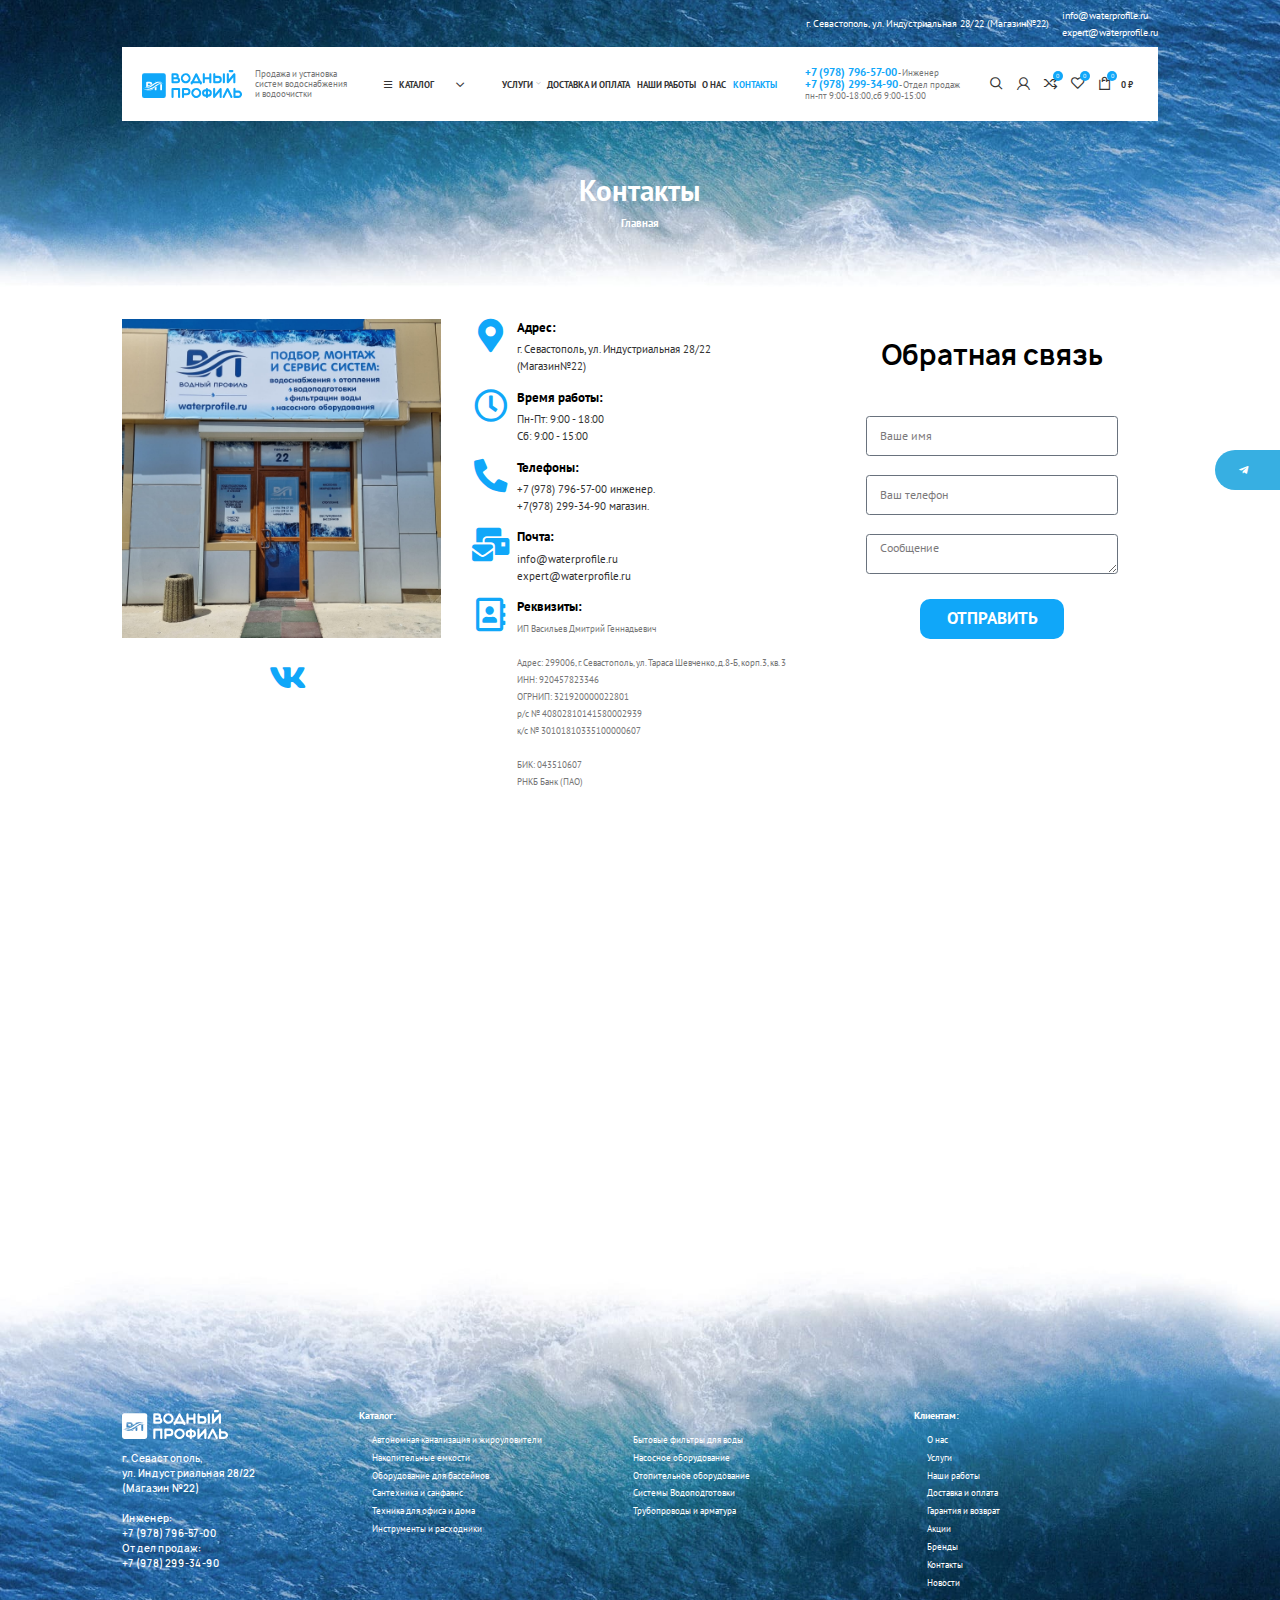
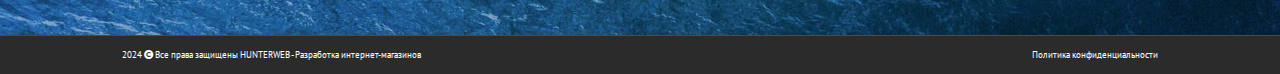
<file: contacts.html>
<!DOCTYPE html>
<!--[if lt IE 7]><html lang="ru" class="lt-ie9 lt-ie8 lt-ie7"><![endif]-->
<!--[if IE 7]><html lang="ru" class="lt-ie9 lt-ie8"><![endif]-->
<!--[if IE 8]><html lang="ru" class="lt-ie9"><![endif]-->
<!--[if gt IE 8]><!-->
<html lang="ru">
<!--<![endif]-->
<head>
	<meta charset="utf-8" />
	<title>Заголовок</title>
	<meta http-equiv="X-UA-Compatible" content="IE=edge" />
	<meta name="viewport" content="width=device-width, initial-scale=1, maximum-scale=1">
	<meta name="format-detection" content="telephone=no" />
	<link rel="shortcut icon" href="favicon.png" />
	<link rel="stylesheet" href="libs/bootstrap/bootstrap-grid.css" />
	<link rel="stylesheet" href="libs/fontawesome-free-5.12.0-web/css/all.min.css" />
	<link rel="stylesheet" href="libs/fancybox-master/dist/jquery.fancybox.min.css" />
	<link rel="stylesheet" href="libs/slick-1.5.9/slick/slick.css" />
	<link rel="stylesheet" href="libs/slick-1.5.9/slick/slick-theme.css" />
	<link rel="stylesheet" href="libs/ion.rangeSlider-master/css/ion.rangeSlider.min.css" />
	<link rel="stylesheet" href="css/fonts.css?ver=1.9" />
	<link rel="stylesheet" href="css/main.css?ver=1.13" />
	<link rel="stylesheet" href="css/media.css?ver=1.13" />
</head>
<body>

	<div class="wrapper">

		<div class="fixed-buttons">
			<a href="#" target="_blank" class="fixed-buttons__btn">
				<i class="fab fa-telegram-plane"></i>
			</a>
		</div>

		<div class="buttons-mobile">
			<div>
				<a href="#" class="btn-mobile btn-mobile_wishlist">
					<span class="btn-mobile__title">Избранное</span>
					<div class="btn-mobile__value">0</div>
				</a>
			</div>
			<div>
				<a href="#" class="btn-mobile btn-mobile_compare">
					<span class="btn-mobile__title">Сравнить</span>
					<div class="btn-mobile__value">0</div>
				</a>
			</div>
			<div>
				<a href="#" class="btn-mobile btn-mobile_account">
					<span class="btn-mobile__title">Личный кабинет</span>
				</a>
			</div>
			<div>
				<a href="#" class="btn-mobile btn-mobile_basket">
					<span class="btn-mobile__title">Корзина</span>
					<div class="btn-mobile__value">0</div>
				</a>
			</div>
		</div>

		<header class="header">
			<div class="container">
				<div class="header__top">
					<p>г. Севастополь, ул. Индустриальная 28/22 (Магазин№22)</p>
					<div class="header__mails">
						<a href="mailto:info@waterprofile.ru">info@waterprofile.ru</a>
						<a href="mailto:expert@waterprofile.ru">expert@waterprofile.ru</a>
					</div>
				</div>
				<div class="header__main">
					<div class="sandwich"><i class="far fa-bars"></i></div>
					<div class="logo-wrap">
						<a href="#" class="logo">
							<img src="img/logo.svg" alt="alt">
						</a>
						<div class="logo-descr">Продажа и установка систем водоснабжения и водоочистки</div>
					</div>
					<div class="catalog-wrap">
						<div class="btn-catalog">
							<i class="far fa-bars"></i>
							<span>Каталог</span>
							<i class="far fa-chevron-down"></i>
						</div>
						<div class="catalog-dropdown">
							<ul>
								<li class="catalog-dropdown__haschild">
									<a href="#">Автономная канализация и жироуловители</a>
									<ul>
										<li><a href="#">Жироуловители</a></li>
										<li><a href="#">Станции биологической очистки стоков</a></li>
									</ul>
								</li>
								<li class="catalog-dropdown__haschild">
									<a href="#">Бытовые фильтры для воды</a>
									<ul>
										<li><a href="#">Комплектующие для фильтров</a></li>
										<li><a href="#">Магистральные фильтры</a></li>
										<li><a href="#">Проточные системы</a></li>
										<li><a href="#">Системы обратного осмоса</a></li>
										<li><a href="#">Сменные модули и картриджи</a></li>
										<li><a href="#">Фильтры-кувшины</a></li>
									</ul>
								</li>
								<li class="catalog-dropdown__haschild">
									<a href="#">Накопительные емкости</a>
									<ul>
										<li><a href="#">Вертикальные емкости</a></li>
										<li><a href="#">Горизонтальные емкости</a></li>
										<li><a href="#">Емкости для душа и бидоны</a></li>
										<li><a href="#">Поплавки и врезки</a></li>
									</ul>
								</li>
								<li class="catalog-dropdown__haschild">
									<a href="#">Насосное оборудование</a>
									<ul>
										<li><a href="#">Автоматика для насосов</a></li>
										<li><a href="#">Гидроаккумуляторы</a></li>
										<li><a href="#">Дренажные и фекальные насосы</a></li>
										<li><a href="#">Канализационные установки</a></li>
										<li><a href="#">Комплектующие для насосов</a></li>
										<li><a href="#">Поверхностные насосы и станции</a></li>
										<li><a href="#">Скважинные насосы</a></li>
										<li><a href="#">Циркуляционные насосы</a></li>
									</ul>
								</li>
								<li class="catalog-dropdown__haschild">
									<a href="#">Оборудование для бассейнов</a>
									<ul>
										<li><a href="#">Закладные элементы</a></li>
										<li><a href="#">Насосы для бассейна</a></li>
										<li><a href="#">Оборудование для дезинфекции</a></li>
										<li><a href="#">Отделочные материалы</a></li>
										<li><a href="#">ПВХ (клеевые) трубы и фитинги</a></li>
										<li><a href="#">Уход и аксессуары</a></li>
										<li><a href="#">Химия для бассейнов</a></li>
									</ul>
								</li>
								<li class="catalog-dropdown__haschild">
									<a href="#">Отопительное оборудование</a>
									<ul>
										<li><a href="#">Водонагреватели</a></li>
										<li><a href="#">Газовые котлы</a></li>
										<li><a href="#">Запорная и регулирующая арматура</a></li>
										<li><a href="#">КИП (Манометры, термометры)</a></li>
										<li><a href="#">Коллекторы и Шкафы</a></li>
										<li><a href="#">Насосные группы и гидрострелки</a></li>
										<li><a href="#">Радиаторы и конвекторы</a></li>
										<li><a href="#">Расширительные баки и кронштейны</a></li>
										<li><a href="#">Теплый пол</a></li>
										<li><a href="#">Термоизоляция</a></li>
										<li><a href="#">Электрические котлы</a></li>
									</ul>
								</li>
								<li class="catalog-dropdown__haschild">
									<a href="#">Сантехника и санфаянс</a>
									<ul>
										<li><a href="#">Водомеры</a></li>
										<li><a href="#">Сифоны и водосточные трапы</a></li>
										<li><a href="#">Смесители</a></li>
										<li><a href="#">Унитазы, биде, инсталляции</a></li>
									</ul>
								</li>
								<li class="catalog-dropdown__haschild">
									<a href="#">Системы Водоподготовки</a>
									<ul>
										<li><a href="#">Промышленные системы обратного осмоса</a></li>
										<li><a href="#">Мешочные и дисковые фильтры</a></li>
										<li><a href="#">Системы умягчения воды</a></li>
										<li><a href="#">Сорбционные/угольные фильтры</a></li>
										<li><a href="#">УФ обеззараживатели</a></li>
										<li><a href="#">Фильтрующие загрузки и реагенты</a></li>
									</ul>
								</li>
								<li class="catalog-dropdown__haschild">
									<a href="#">Техника для офиса и дома</a>
									<ul>
										<li><a href="#">Системы защиты от протечек</a></li>
									</ul>
								</li>
								<li class="catalog-dropdown__haschild">
									<a href="#">Трубопроводы и арматура</a>
									<ul>
										<li><a href="#">Канализация</a></li>
										<li><a href="#">Краны приборные</a></li>
										<li><a href="#">Краны шаровые</a></li>
										<li><a href="#">Резьбовой фитинг</a></li>
										<li><a href="#">Труба и фитинги PP-R</a></li>
										<li><a href="#">Труба и фитинги ПНД</a></li>
										<li><a href="#">Электромагнитные клапаны</a></li>
									</ul>
								</li>
								<li class="catalog-dropdown__haschild">
									<a href="#">Электрооборудование</a>
									<ul>
										<li><a href="#">Кабель, провод, гофра</a></li>
										<li><a href="#">Модульное оборудование</a></li>
										<li><a href="#">Расходники для электромонтажа</a></li>
										<li><a href="#">Релейное оборудование</a></li>
										<li><a href="#">Розетки, выключатели, вилки</a></li>
										<li><a href="#">Светосигнальная арматура</a></li>
										<li><a href="#">Шкафы, боксы</a></li>
									</ul>
								</li>
								<li><a href="#">Инструменты и расходники</a></li>
							</ul>
						</div>
					</div>
					<ul class="menu">
						<li class="menu__haschild">
							<a href="#">Услуги</a>
							<div class="menu__dropdown">
								<ul>
									<li><a href="#">Подбор и монтаж всех видов отопительного оборудования</a></li>
									<li><a href="#">Монтаж насосного оборудования</a></li>
									<li><a href="#">Монтаж и обслуживание оборудования для бассейна</a></li>
									<li><a href="#">Проектирование и монтаж систем водоочистки любой производительности</a></li>
									<li><a href="#">Монтаж систем водоснабжения</a></li>
									<li><a href="#">Монтаж теплых полов</a></li>
									<li><a href="#">Подбор и монтаж станций биологической очистки</a></li>
									<li><a href="#">Обслуживание станций биологической очистки</a></li>
									<li><a href="#">Установка и обслуживание фильтров для воды</a></li>
									<li><a href="#">Бесплатный экспресс-анализ воды</a></li>
									<li><a href="#">Монтаж накопительных емкостей</a></li>
									<li><a href="#">Монтаж гелиосистем и тепловых насосов</a></li>
									<li><a href="#">Стыковая и электромуфтовая сварка ПНД труб любой сложности</a></li>
								</ul>
							</div>
						</li>
						<li><a href="#">Доставка и оплата</a></li>
						<li><a href="#">Наши работы</a></li>
						<li><a href="#">О нас</a></li>
						<li class="active"><a href="#">Контакты</a></li>
					</ul>
					<div class="header__contacts">
						<p><a href="tel:+79787965700">+7 (978) 796-57-00</a> - Инженер</p>
						<p><a href="tel:+79782993490">+7 (978) 299-34-90</a> - Отдел продаж</p>
						<p>пн-пт 9:00-18:00,сб 9:00-15:00</p>
					</div>
					<div class="header__buttons">
						<a href="#" class="btn-header btn-header_search">
							<span class="btn-header__icon"></span>
						</a>
						<a href="#" class="btn-header btn-header_user">
							<span class="btn-header__icon"></span>
						</a>
						<a href="#" class="btn-header btn-header_compare">
							<span class="btn-header__icon">
								<span class="btn-header__value">0</span>
							</span>
						</a>
						<a href="#" class="btn-header btn-header_favorites">
							<span class="btn-header__icon">
								<span class="btn-header__value">0</span>
							</span>
						</a>
						<a href="#" class="btn-header btn-header_basket">
							<span class="btn-header__icon">
								<span class="btn-header__value">0</span>
							</span>
							<div class="btn-header__text">0 ₽</div>
						</a>
					</div>
				</div>
			</div>
			<div class="menu-mobile">
				<div class="search-mobile">
					<form>
						<input type="text" placeholder="Поиск по товарам" required="required">
						<button class="search-mobile__button"></button>
					</form>
				</div>
				<ul class="tabs-menu">
					<li class="active"><a href="#tab_menu1">Меню</a></li>
					<li><a href="#tab_menu2">Категории</a></li>
				</ul>
				<div class="tab-container-menu">
					<div class="tab-pane-menu" id="tab_menu1">
						<ul class="menu-list">
							<li class="menu-list__haschild">
								<a href="#">Услуги</a>
								<span class="menu-list__open"><i class="far fa-chevron-right"></i></span>
								<ul>
									<li><a href="#">Подбор и монтаж всех видов отопительного оборудования</a></li>
									<li><a href="#">Монтаж насосного оборудования</a></li>
									<li><a href="#">Монтаж и обслуживание оборудования для бассейна</a></li>
									<li><a href="#">Проектирование и монтаж систем водоочистки любой производительности</a></li>
									<li><a href="#">Монтаж систем водоснабжения</a></li>
									<li><a href="#">Монтаж теплых полов</a></li>
									<li><a href="#">Подбор и монтаж станций биологической очистки</a></li>
									<li><a href="#">Обслуживание станций биологической очистки</a></li>
									<li><a href="#">Установка и обслуживание фильтров для воды</a></li>
									<li><a href="#">Бесплатный экспресс-анализ воды</a></li>
									<li><a href="#">Монтаж накопительных емкостей</a></li>
									<li><a href="#">Монтаж гелиосистем и тепловых насосов</a></li>
									<li><a href="#">Стыковая и электромуфтовая сварка ПНД труб любой сложности</a></li>
								</ul>
							</li>
							<li><a href="#">Доставка и оплата</a></li>
							<li><a href="#">Наши работы</a></li>
							<li><a href="#">О нас</a></li>
							<li class="active"><a href="#">Контакты</a></li>
							<li class="menu-list__wishlist"><a href="#">Избранное </a></li>
							<li class="menu-list__compare"><a href="#">Сравнить</a></li>
							<li class="menu-list__user"><a href="#">Войти / Зарегистрироваться</a></li>
						</ul>
					</div>
					<div class="tab-pane-menu" id="tab_menu2">
						<ul class="menu-list">
							<li class="menu-list__haschild">
								<a href="#">Автономная канализация и жироуловители</a>
								<span class="menu-list__open"><i class="far fa-chevron-right"></i></span>
								<ul>
									<li><a href="#">Жироуловители</a></li>
									<li><a href="#">Станции биологической очистки стоков</a></li>
								</ul>
							</li>
							<li class="menu-list__haschild">
								<a href="#">Бытовые фильтры для воды</a>
								<span class="menu-list__open"><i class="far fa-chevron-right"></i></span>
								<ul>
									<li><a href="#">Комплектующие для фильтров</a></li>
									<li><a href="#">Магистральные фильтры</a></li>
									<li><a href="#">Проточные системы</a></li>
									<li><a href="#">Системы обратного осмоса</a></li>
									<li><a href="#">Сменные модули и картриджи</a></li>
									<li><a href="#">Фильтры-кувшины</a></li>
								</ul>
							</li>
							<li class="menu-list__haschild">
								<a href="#">Накопительные емкости</a>
								<span class="menu-list__open"><i class="far fa-chevron-right"></i></span>
								<ul>
									<li><a href="#">Вертикальные емкости</a></li>
									<li><a href="#">Горизонтальные емкости</a></li>
									<li><a href="#">Емкости для душа и бидоны</a></li>
									<li><a href="#">Поплавки и врезки</a></li>
								</ul>
							</li>
							<li class="menu-list__haschild">
								<a href="#">Насосное оборудование</a>
								<span class="menu-list__open"><i class="far fa-chevron-right"></i></span>
								<ul>
									<li><a href="#">Автоматика для насосов</a></li>
									<li><a href="#">Гидроаккумуляторы</a></li>
									<li><a href="#">Дренажные и фекальные насосы</a></li>
									<li><a href="#">Канализационные установки</a></li>
									<li><a href="#">Комплектующие для насосов</a></li>
									<li><a href="#">Поверхностные насосы и станции</a></li>
									<li><a href="#">Скважинные насосы</a></li>
									<li><a href="#">Циркуляционные насосы</a></li>
								</ul>
							</li>
							<li class="menu-list__haschild">
								<a href="#">Оборудование для бассейнов</a>
								<span class="menu-list__open"><i class="far fa-chevron-right"></i></span>
								<ul>
									<li><a href="#">Закладные элементы</a></li>
									<li><a href="#">Насосы для бассейна</a></li>
									<li><a href="#">Оборудование для дезинфекции</a></li>
									<li><a href="#">Отделочные материалы</a></li>
									<li><a href="#">ПВХ (клеевые) трубы и фитинги</a></li>
									<li><a href="#">Уход и аксессуары</a></li>
									<li><a href="#">Химия для бассейнов</a></li>
								</ul>
							</li>
							<li class="menu-list__haschild">
								<a href="#">Отопительное оборудование</a>
								<span class="menu-list__open"><i class="far fa-chevron-right"></i></span>
								<ul>
									<li><a href="#">Водонагреватели</a></li>
									<li><a href="#">Газовые котлы</a></li>
									<li><a href="#">Запорная и регулирующая арматура</a></li>
									<li><a href="#">КИП (Манометры, термометры)</a></li>
									<li><a href="#">Коллекторы и Шкафы</a></li>
									<li><a href="#">Насосные группы и гидрострелки</a></li>
									<li><a href="#">Радиаторы и конвекторы</a></li>
									<li><a href="#">Расширительные баки и кронштейны</a></li>
									<li><a href="#">Теплый пол</a></li>
									<li><a href="#">Термоизоляция</a></li>
									<li><a href="#">Электрические котлы</a></li>
								</ul>
							</li>
							<li class="menu-list__haschild">
								<a href="#">Сантехника и санфаянс</a>
								<span class="menu-list__open"><i class="far fa-chevron-right"></i></span>
								<ul>
									<li><a href="#">Водомеры</a></li>
									<li><a href="#">Сифоны и водосточные трапы</a></li>
									<li><a href="#">Смесители</a></li>
									<li><a href="#">Унитазы, биде, инсталляции</a></li>
								</ul>
							</li>
							<li class="menu-list__haschild">
								<a href="#">Системы Водоподготовки</a>
								<span class="menu-list__open"><i class="far fa-chevron-right"></i></span>
								<ul>
									<li><a href="#">Промышленные системы обратного осмоса</a></li>
									<li><a href="#">Мешочные и дисковые фильтры</a></li>
									<li><a href="#">Системы умягчения воды</a></li>
									<li><a href="#">Сорбционные/угольные фильтры</a></li>
									<li><a href="#">УФ обеззараживатели</a></li>
									<li><a href="#">Фильтрующие загрузки и реагенты</a></li>
								</ul>
							</li>
							<li class="menu-list__haschild">
								<a href="#">Техника для офиса и дома</a>
								<span class="menu-list__open"><i class="far fa-chevron-right"></i></span>
								<ul>
									<li><a href="#">Системы защиты от протечек</a></li>
								</ul>
							</li>
							<li class="menu-list__haschild">
								<a href="#">Трубопроводы и арматура</a>
								<span class="menu-list__open"><i class="far fa-chevron-right"></i></span>
								<ul>
									<li><a href="#">Канализация</a></li>
									<li><a href="#">Краны приборные</a></li>
									<li><a href="#">Краны шаровые</a></li>
									<li><a href="#">Резьбовой фитинг</a></li>
									<li><a href="#">Труба и фитинги PP-R</a></li>
									<li><a href="#">Труба и фитинги ПНД</a></li>
									<li><a href="#">Электромагнитные клапаны</a></li>
								</ul>
							</li>
							<li class="menu-list__haschild">
								<a href="#">Электрооборудование</a>
								<span class="menu-list__open"><i class="far fa-chevron-right"></i></span>
								<ul>
									<li><a href="#">Кабель, провод, гофра</a></li>
									<li><a href="#">Модульное оборудование</a></li>
									<li><a href="#">Расходники для электромонтажа</a></li>
									<li><a href="#">Релейное оборудование</a></li>
									<li><a href="#">Розетки, выключатели, вилки</a></li>
									<li><a href="#">Светосигнальная арматура</a></li>
									<li><a href="#">Шкафы, боксы</a></li>
								</ul>
							</li>
							<li><a href="#">Инструменты и расходники</a></li>
						</ul>
					</div>
				</div>
			</div>
			<div class="menu-overlay"></div>
		</header>

		<section class="billbord-page">
			<div class="container">
				<h1 class="title-page">Контакты</h1>
				<ul class="breadcrumbs">
					<li><a href="#">Главная</a></li>
				</ul>
			</div>
		</section>

		<section class="page-contacts">
			<div class="container">
				<div class="row">
					<div class="col-lg-4">
						<a href="img/contacts.jpg" class="image-contacts fancybox">
							<img src="img/contacts.jpg" alt="alt">
						</a>
						<div class="item-contact item-contact_vk">
							<a href="#" class="item-contact__icon">
								<i aria-hidden="true" class="fab fa-vk"></i>
							</a>
						</div>
					</div>
					<div class="col-lg-4">
						<div class="item-contact">
							<div class="item-contact__icon">
								<i aria-hidden="true" class="fas fa-map-marker-alt"></i>
							</div>
							<div class="item-contact__content">
								<div class="item-contact__title">Адрес:</div>
								<p>г. Севастополь, ул. Индустриальная 28/22 <br>(Магазин№22)</p>
							</div>
						</div>
						<div class="item-contact">
							<div class="item-contact__icon">
								<i aria-hidden="true" class="far fa-clock"></i>
							</div>
							<div class="item-contact__content">
								<div class="item-contact__title">Время работы:</div>
								<p>Пн-Пт: 9:00 - 18:00</p>
								<p>Сб: 9:00 - 15:00</p>
							</div>
						</div>
						<div class="item-contact">
							<div class="item-contact__icon">
								<i aria-hidden="true" class="fas fa-phone-alt"></i>
							</div>
							<div class="item-contact__content">
								<div class="item-contact__title">Телефоны:</div>
								<p><a href="tel:+79787965700">+7 (978) 796-57-00</a> инженер.</p>
								<p><a href="tel:+79782993490">+7(978) 299-34-90</a> магазин.</p>
							</div>
						</div>
						<div class="item-contact">
							<div class="item-contact__icon">
								<i aria-hidden="true" class="fas fa-mail-bulk"></i>
							</div>
							<div class="item-contact__content">
								<div class="item-contact__title">Почта:</div>
								<p><a href="mailto:info@waterprofile.ru">info@waterprofile.ru</a></p>
								<p><a href="mailto:expert@waterprofile.ru">expert@waterprofile.ru</a></p>
							</div>
						</div>
						<div class="item-contact">
							<div class="item-contact__icon">
								<i aria-hidden="true" class="far fa-address-book"></i>
							</div>
							<div class="item-contact__content">
								<div class="item-contact__title">Реквизиты:</div>
								<div class="item-contact__requisites">
									<p>ИП Васильев Дмитрий Геннадьевич</p>
									<br>
									<p>Адрес: 299006, г. Севастополь, ул. Тараса Шевченко, д.8-Б, корп.3, кв. 3</p>
									<p>ИНН: 920457823346</p>
									<p>ОГРНИП: 321920000022801</p>
									<p>р/с № 40802810141580002939</p>
									<p>к/с № 30101810335100000607</p>
									<br>
									<p>БИК: 043510607</p>
									<p>РНКБ Банк (ПАО)</p>
								</div>
							</div>
						</div>
					</div>
					<div class="col-lg-4">
						<div class="title-form">Обратная связь</div>
						<div class="form-page">
							<form>
								<div class="item-form">
									<input type="text" placeholder="Ваше имя" required="required">
								</div>
								<div class="item-form">
									<input type="tel" placeholder="Ваш телефон" class="input-phone" inputmode="numeric" required="required">
								</div>
								<div class="item-form">
									<textarea placeholder="Сообщение" required="required"></textarea>
								</div>
								<div class="form-page__button">
									<input type="submit" class="btn-main" value="Отправить">
								</div>
							</form>
						</div>
					</div>
				</div>
				<div class="map-contacts">
					<iframe src="https://yandex.ru/map-widget/v1/?um=constructor%3A1ad71ea7e3246749ce941a72c5c9bbeaff7952a612aa770c48f456ac3e0f8452&amp;source=constructor" width="100%" height="400" frameborder="0"></iframe>
				</div>
			</div>
		</section>

		<footer class="footer">
			<div class="container">
				<div class="row">
					<div class="col-lg-3">
						<a href="#" class="logo">
							<img src="img/logo2.svg" alt="alt">
						</a>
						<div class="footer__contacts">
							<p>г. Севастополь,</p>
							<p>ул. Индустриальная 28/22</p>
							<p>(Магазин №22)</p>
							<br>
							<p>Инженер:</p>
							<p><a href="tel:+79787965700">+7 (978) 796-57-00</a></p>
							<p>Отдел продаж:</p>
							<p><a href="tel:+79782993490">+7 (978) 299-34-90</a></p>
						</div>
					</div>
					<div class="col-lg-6">
						<div class="footer__center">
							<div class="footer__title">Каталог:</div>
							<ul class="footer__nav footer__nav_columns">
								<li><a href="#">Автономная канализация и жироуловители</a></li>
								<li><a href="#">Бытовые фильтры для воды</a></li>
								<li><a href="#">Накопительные емкости</a></li>
								<li><a href="#">Насосное оборудование</a></li>
								<li><a href="#">Оборудование для бассейнов</a></li>
								<li><a href="#">Отопительное оборудование</a></li>
								<li><a href="#">Сантехника и санфаянс</a></li>
								<li><a href="#">Системы Водоподготовки</a></li>
								<li><a href="#">Техника для офиса и дома</a></li>
								<li><a href="#">Трубопроводы и арматура</a></li>
								<li><a href="#">Инструменты и расходники</a></li>
							</ul>
						</div>
					</div>
					<div class="col-lg-3">
						<div class="footer__title">Клиентам:</div>
						<ul class="footer__nav">
							<li><a href="#">О нас</a></li>
							<li><a href="#">Услуги</a></li>
							<li><a href="#">Наши работы</a></li>
							<li><a href="#">Доставка и оплата</a></li>
							<li><a href="#">Гарантия и возврат</a></li>
							<li><a href="#">Акции</a></li>
							<li><a href="#">Бренды</a></li>
							<li><a href="#">Контакты</a></li>
							<li><a href="#">Новости</a></li>
						</ul>
					</div>
				</div>
			</div>
			<div class="footer__bottom">
				<div class="container">
					<div class="footer__line">
						<p>2024 <i class="fa fa-copyright"></i> Все права защищены <a href="#">HUNTERWEB - Разработка интернет-магазинов</a></p>
						<a href="#">Политика конфиденциальности</a>
					</div>
				</div>
			</div>
		</footer>
		
	</div>

	<div id="callback" class="modal-block">
		<div class="modal-wrap">
			<div class="modal-icons">
				<i aria-hidden="true" class="fas fa-circle"></i>
				<i aria-hidden="true" class="fas fa-square-full"></i>
				<i aria-hidden="true" class="fas fa-square-full"></i>
			</div>
			<div class="title-modal">Заказать обратный звонок</div>
			<form>
				<div class="item-form item-form_block">
					<input type="text" placeholder="Ваше имя" required="required">
				</div>
				<div class="item-form item-form_block">
					<input type="tel" placeholder="Ваш телефон" class="input-phone" inputmode="numeric" required="required">
				</div>
				<input type="submit" class="btn-main btn-main_block" value="Отправить">
			</form>
		</div>
	</div>

	<div id="quick-order" class="modal-block">
		<div class="modal-quick">
			<div class="modal-quick__title">Купить в один клик</div>
			<div class="table-quick">
				<table>
					<thead>
						<tr>
							<th>Название</th>
							<th>Цена</th>
							<th>Изображение</th>
						</tr>
					</thead>
					<tbody>
						<tr>
							<td>Автономная канализация для высокого УГВ Евролос Грунт 3</td>
							<td><div class="price-main">168 700 ₽</div></td>
							<td>
								<div class="image-td">
									<img src="img/td1.png" alt="alt">
								</div>
							</td>
						</tr>
					</tbody>
				</table>
			</div>
			<form>
				<div class="item-form">
					<input type="text" placeholder="Ваше имя" required="required">
				</div>
				<div class="item-form">
					<input type="tel" placeholder="Ваш телефон" class="input-phone" inputmode="numeric" required="required">
					<div class="item-form__descr">Формат +7 XXX XXX XX XX</div>
				</div>
				<div class="item-form">
					<input type="email" placeholder="Ваш Email">
				</div>
				<div class="item-form">
					<textarea placeholder="Комментарий к заказу"></textarea>
				</div>
				<div class="checkbox-main">
					<label>
						<input type="checkbox" required="required" />
						<span>Я согласен на обработку <a href="#"><a href="/privacy-policy/">персональных данных</a></a></span>
					</label>
				</div>
				<div class="quick-quantity">
					<div class="quick-quantity__title">Количество</div>
					<input type="number" value="1">
				</div>
				<div class="quick-button">
					<input type="submit" class="btn-main" value="Заказать">
				</div>
			</form>
		</div>
	</div>

	<div id="quick-view" class="modal-block">
		<div class="modal-view">
			<div class="row">
				<div class="col-lg-6 col-slider-view">
					<ul class="slider-view">
						<li>
							<div class="slider-view__item">
								<img src="img/slide_for1.png" alt="alt">
							</div>
						</li>
						<li>
							<div class="slider-view__item">
								<img src="img/slide_for2.jpg" alt="alt">
							</div>
						</li>
					</ul>
					<a href="#" class="btn-main">Посмотреть детали</a>
				</div>
				<div class="col-lg-6 col-view">
					<div class="content-view">
						<h2 class="title-card"><a href="#">Автономная канализация для высокого УГВ Евролос Грунт 3</a></h2>
						<div class="price-main price-main_card">168 700₽</div>
						<br>
						<div class="card-descrpition">
							<p>На основе септика Евролос ГРУНТ 3 можно построить канализационное очистное сооружение для очистки хозяйственно-бытовых сточных вод от отдельно стоящих индивидуальных домов, имеющих высокую степень благоустройства, либо домов, расположенных в населенных пунктах при отсутствии централизованных систем водоотведения.</p>
							<p class="card-descrpition__title"><strong>Характеристики:</strong></p>
							<ul>
								<li>Кол-во пользователей: 2-3 человека;</li>
								<li>Кол-во приборов: 2 крана, 1 туалет;</li>
								<li>Производительность до 0,6 м3 в сутки.</li>
							</ul>
						</div>
						<div class="subitle-card">под заказ</div>
						<div class="card-actions">
							<div class="quantity">
								<div class="quantity-button quantity-down">–</div>
								<input type="number" min="1" step="1" value="1">
								<div class="quantity-button quantity-up">+</div>
							</div>
							<button class="btn-main btn-main_page">В корзину</button>
							<a href="#quick-order" class="btn-main btn-main_page fancybox">Купить в один клик</a>
							<a href="#" class="btn-main btn-main_wp"><svg enable-background="new 0 0 90 90" version="1.1" viewBox="0 0 90 90" xml:space="preserve" xmlns="http://www.w3.org/2000/svg"><path d="m90 43.841c0 24.213-19.779 43.841-44.182 43.841-7.747 0-15.025-1.98-21.357-5.455l-24.461 7.773 7.975-23.522c-4.023-6.606-6.34-14.354-6.34-22.637 0-24.213 19.781-43.841 44.183-43.841 24.405 0 44.182 19.628 44.182 43.841zm-44.182-36.859c-20.484 0-37.146 16.535-37.146 36.859 0 8.065 2.629 15.534 7.076 21.61l-4.641 13.689 14.275-4.537c5.865 3.851 12.891 6.097 20.437 6.097 20.481 0 37.146-16.533 37.146-36.857s-16.664-36.861-37.147-36.861zm22.311 46.956c-0.273-0.447-0.994-0.717-2.076-1.254-1.084-0.537-6.41-3.138-7.4-3.495-0.993-0.358-1.717-0.538-2.438 0.537-0.721 1.076-2.797 3.495-3.43 4.212-0.632 0.719-1.263 0.809-2.347 0.271-1.082-0.537-4.571-1.673-8.708-5.333-3.219-2.848-5.393-6.364-6.025-7.441-0.631-1.075-0.066-1.656 0.475-2.191 0.488-0.482 1.084-1.255 1.625-1.882 0.543-0.628 0.723-1.075 1.082-1.793 0.363-0.717 0.182-1.344-0.09-1.883-0.27-0.537-2.438-5.825-3.34-7.977-0.902-2.15-1.803-1.792-2.436-1.792-0.631 0-1.354-0.09-2.076-0.09s-1.896 0.269-2.889 1.344c-0.992 1.076-3.789 3.676-3.789 8.963 0 5.288 3.879 10.397 4.422 11.113 0.541 0.716 7.49 11.92 18.5 16.223 11.011 4.301 11.011 2.866 12.997 2.686 1.984-0.179 6.406-2.599 7.312-5.107 0.9-2.512 0.9-4.663 0.631-5.111z"></path></svg>Заказать через WhatsApp</a>
						</div>
						<div class="card-meta">
							<p><strong>Код товара:</strong> УТ-00007377</p>
							<p><strong>Категория:</strong> Станции биологической очистки стоков</p>
						</div>
					</div>
				</div>
			</div>
		</div>
	</div>

	<!--[if lt IE 9]>
	<script src="libs/html5shiv/es5-shim.min.js"></script>
	<script src="libs/html5shiv/html5shiv.min.js"></script>
	<script src="libs/html5shiv/html5shiv-printshiv.min.js"></script>
	<script src="libs/respond/respond.min.js"></script>
	<![endif]-->
	<script src="libs/jquery/jquery-3.6.0.min.js"></script>
	<script src="libs/jquery-mousewheel/jquery.mousewheel.min.js"></script>
	<script src="libs/fancybox-master/dist/jquery.fancybox.min.js"></script>
	<script src="libs/slick-1.5.9/slick/slick.min.js"></script>
	<script src="libs/scroll2id/PageScroll2id.min.js"></script>
	<script src="libs/mask/jquery.maskedinput.js"></script>
	<script src="libs/ion.rangeSlider-master/js/ion.rangeSlider.min.js"></script>
	<script src="libs/jQueryFormStyler-master/jquery.formstyler.min.js"></script>
	<script src="js/common.js?ver=1.13"></script>
	<!-- Yandex.Metrika counter --><!-- /Yandex.Metrika counter -->
	<!-- Google Analytics counter --><!-- /Google Analytics counter -->
</body>
</html>
</file>
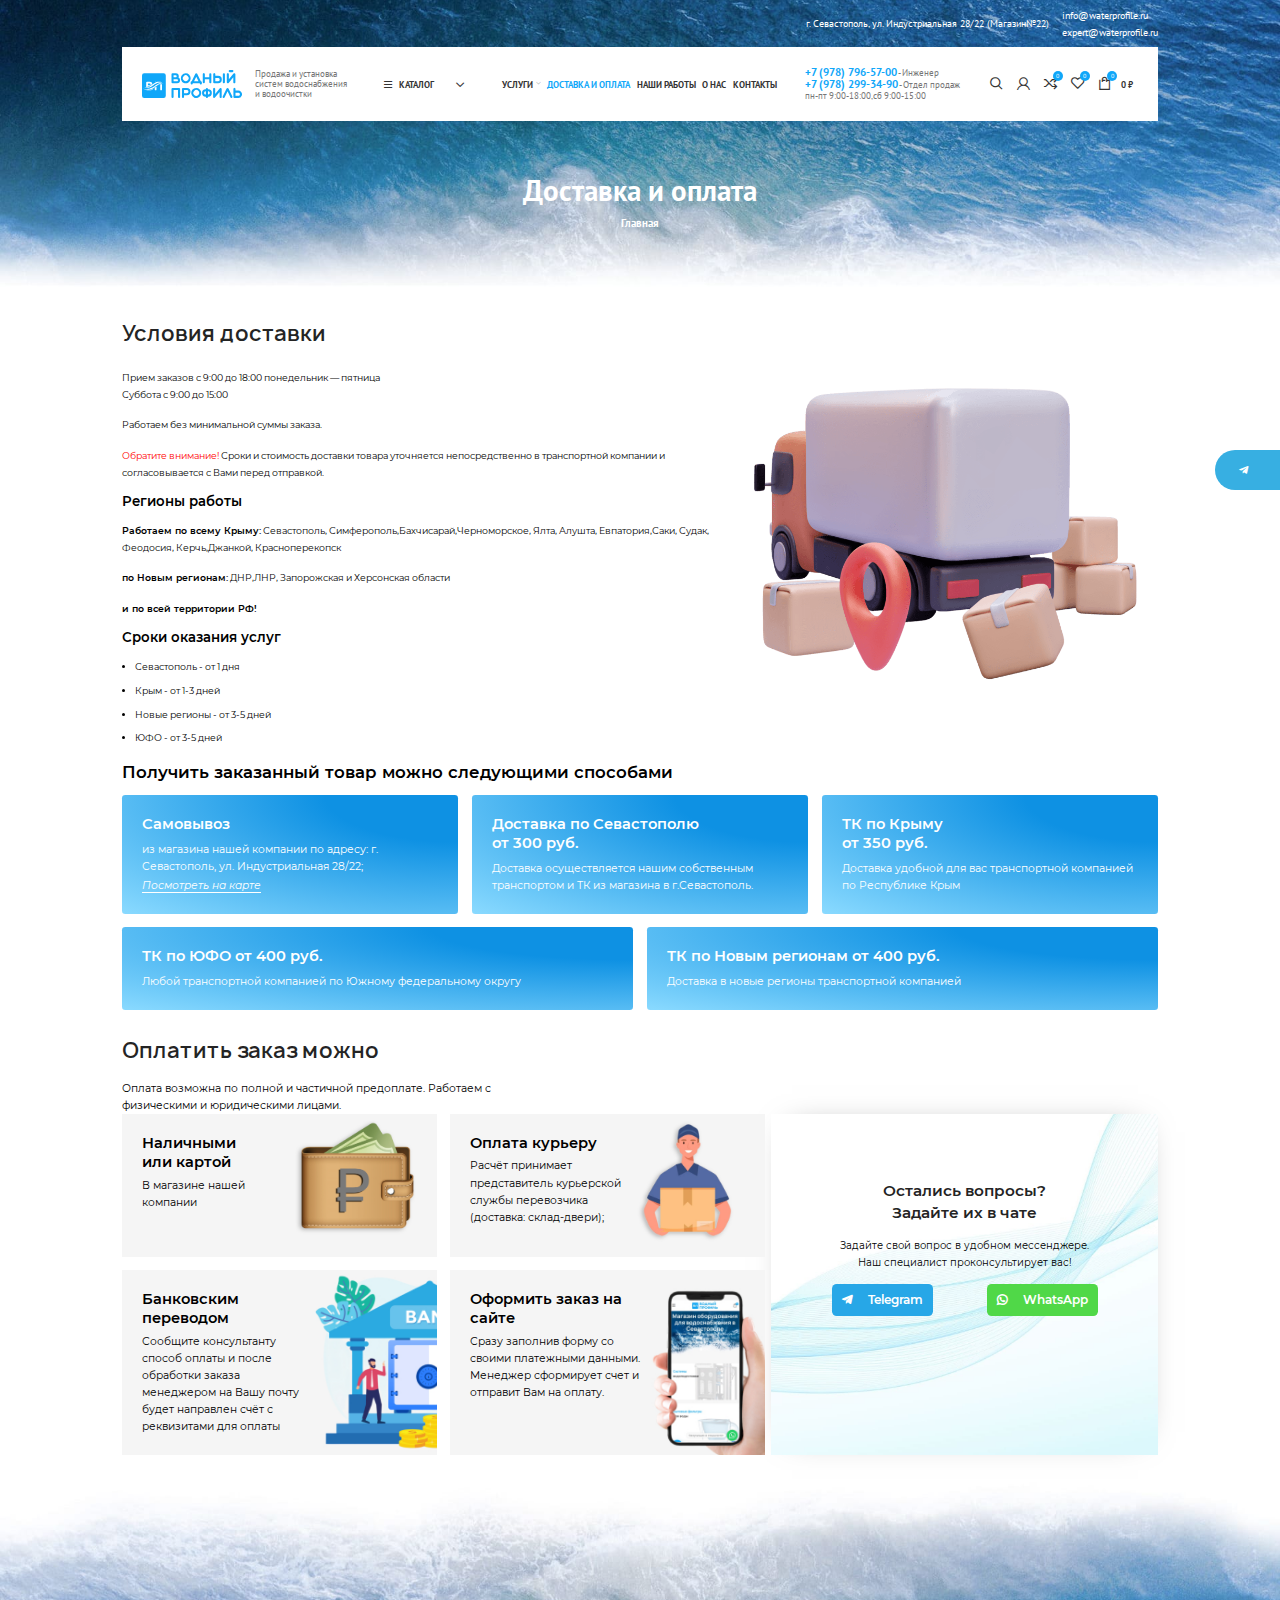
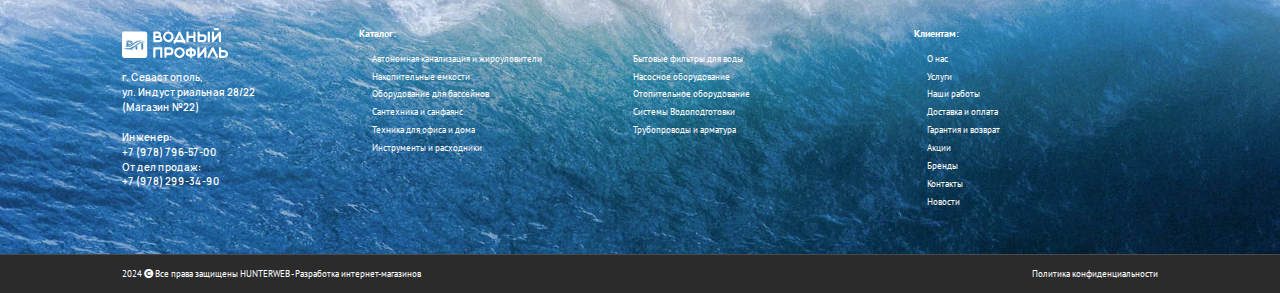
<file: delivery.html>
<!DOCTYPE html>
<!--[if lt IE 7]><html lang="ru" class="lt-ie9 lt-ie8 lt-ie7"><![endif]-->
<!--[if IE 7]><html lang="ru" class="lt-ie9 lt-ie8"><![endif]-->
<!--[if IE 8]><html lang="ru" class="lt-ie9"><![endif]-->
<!--[if gt IE 8]><!-->
<html lang="ru">
<!--<![endif]-->
<head>
	<meta charset="utf-8" />
	<title>Заголовок</title>
	<meta http-equiv="X-UA-Compatible" content="IE=edge" />
	<meta name="viewport" content="width=device-width, initial-scale=1, maximum-scale=1">
	<meta name="format-detection" content="telephone=no" />
	<link rel="shortcut icon" href="favicon.png" />
	<link rel="stylesheet" href="libs/bootstrap/bootstrap-grid.css" />
	<link rel="stylesheet" href="libs/fontawesome-free-5.12.0-web/css/all.min.css" />
	<link rel="stylesheet" href="libs/fancybox-master/dist/jquery.fancybox.min.css" />
	<link rel="stylesheet" href="libs/slick-1.5.9/slick/slick.css" />
	<link rel="stylesheet" href="libs/slick-1.5.9/slick/slick-theme.css" />
	<link rel="stylesheet" href="libs/ion.rangeSlider-master/css/ion.rangeSlider.min.css" />
	<link rel="stylesheet" href="css/fonts.css?ver=1.9" />
	<link rel="stylesheet" href="css/main.css?ver=1.11" />
	<link rel="stylesheet" href="css/media.css?ver=1.11" />
</head>
<body>

	<div class="wrapper">

		<div class="fixed-buttons">
			<a href="#" target="_blank" class="fixed-buttons__btn">
				<i class="fab fa-telegram-plane"></i>
			</a>
		</div>

		<div class="buttons-mobile">
			<div>
				<a href="#" class="btn-mobile btn-mobile_wishlist">
					<span class="btn-mobile__title">Избранное</span>
					<div class="btn-mobile__value">0</div>
				</a>
			</div>
			<div>
				<a href="#" class="btn-mobile btn-mobile_compare">
					<span class="btn-mobile__title">Сравнить</span>
					<div class="btn-mobile__value">0</div>
				</a>
			</div>
			<div>
				<a href="#" class="btn-mobile btn-mobile_account">
					<span class="btn-mobile__title">Личный кабинет</span>
				</a>
			</div>
			<div>
				<a href="#" class="btn-mobile btn-mobile_basket">
					<span class="btn-mobile__title">Корзина</span>
					<div class="btn-mobile__value">0</div>
				</a>
			</div>
		</div>

		<header class="header">
			<div class="container">
				<div class="header__top">
					<p>г. Севастополь, ул. Индустриальная 28/22 (Магазин№22)</p>
					<div class="header__mails">
						<a href="mailto:info@waterprofile.ru">info@waterprofile.ru</a>
						<a href="mailto:expert@waterprofile.ru">expert@waterprofile.ru</a>
					</div>
				</div>
				<div class="header__main">
					<div class="sandwich"><i class="far fa-bars"></i></div>
					<div class="logo-wrap">
						<a href="#" class="logo">
							<img src="img/logo.svg" alt="alt">
						</a>
						<div class="logo-descr">Продажа и установка систем водоснабжения и водоочистки</div>
					</div>
					<div class="catalog-wrap">
						<div class="btn-catalog">
							<i class="far fa-bars"></i>
							<span>Каталог</span>
							<i class="far fa-chevron-down"></i>
						</div>
						<div class="catalog-dropdown">
							<ul>
								<li class="catalog-dropdown__haschild">
									<a href="#">Автономная канализация и жироуловители</a>
									<ul>
										<li><a href="#">Жироуловители</a></li>
										<li><a href="#">Станции биологической очистки стоков</a></li>
									</ul>
								</li>
								<li class="catalog-dropdown__haschild">
									<a href="#">Бытовые фильтры для воды</a>
									<ul>
										<li><a href="#">Комплектующие для фильтров</a></li>
										<li><a href="#">Магистральные фильтры</a></li>
										<li><a href="#">Проточные системы</a></li>
										<li><a href="#">Системы обратного осмоса</a></li>
										<li><a href="#">Сменные модули и картриджи</a></li>
										<li><a href="#">Фильтры-кувшины</a></li>
									</ul>
								</li>
								<li class="catalog-dropdown__haschild">
									<a href="#">Накопительные емкости</a>
									<ul>
										<li><a href="#">Вертикальные емкости</a></li>
										<li><a href="#">Горизонтальные емкости</a></li>
										<li><a href="#">Емкости для душа и бидоны</a></li>
										<li><a href="#">Поплавки и врезки</a></li>
									</ul>
								</li>
								<li class="catalog-dropdown__haschild">
									<a href="#">Насосное оборудование</a>
									<ul>
										<li><a href="#">Автоматика для насосов</a></li>
										<li><a href="#">Гидроаккумуляторы</a></li>
										<li><a href="#">Дренажные и фекальные насосы</a></li>
										<li><a href="#">Канализационные установки</a></li>
										<li><a href="#">Комплектующие для насосов</a></li>
										<li><a href="#">Поверхностные насосы и станции</a></li>
										<li><a href="#">Скважинные насосы</a></li>
										<li><a href="#">Циркуляционные насосы</a></li>
									</ul>
								</li>
								<li class="catalog-dropdown__haschild">
									<a href="#">Оборудование для бассейнов</a>
									<ul>
										<li><a href="#">Закладные элементы</a></li>
										<li><a href="#">Насосы для бассейна</a></li>
										<li><a href="#">Оборудование для дезинфекции</a></li>
										<li><a href="#">Отделочные материалы</a></li>
										<li><a href="#">ПВХ (клеевые) трубы и фитинги</a></li>
										<li><a href="#">Уход и аксессуары</a></li>
										<li><a href="#">Химия для бассейнов</a></li>
									</ul>
								</li>
								<li class="catalog-dropdown__haschild">
									<a href="#">Отопительное оборудование</a>
									<ul>
										<li><a href="#">Водонагреватели</a></li>
										<li><a href="#">Газовые котлы</a></li>
										<li><a href="#">Запорная и регулирующая арматура</a></li>
										<li><a href="#">КИП (Манометры, термометры)</a></li>
										<li><a href="#">Коллекторы и Шкафы</a></li>
										<li><a href="#">Насосные группы и гидрострелки</a></li>
										<li><a href="#">Радиаторы и конвекторы</a></li>
										<li><a href="#">Расширительные баки и кронштейны</a></li>
										<li><a href="#">Теплый пол</a></li>
										<li><a href="#">Термоизоляция</a></li>
										<li><a href="#">Электрические котлы</a></li>
									</ul>
								</li>
								<li class="catalog-dropdown__haschild">
									<a href="#">Сантехника и санфаянс</a>
									<ul>
										<li><a href="#">Водомеры</a></li>
										<li><a href="#">Сифоны и водосточные трапы</a></li>
										<li><a href="#">Смесители</a></li>
										<li><a href="#">Унитазы, биде, инсталляции</a></li>
									</ul>
								</li>
								<li class="catalog-dropdown__haschild">
									<a href="#">Системы Водоподготовки</a>
									<ul>
										<li><a href="#">Промышленные системы обратного осмоса</a></li>
										<li><a href="#">Мешочные и дисковые фильтры</a></li>
										<li><a href="#">Системы умягчения воды</a></li>
										<li><a href="#">Сорбционные/угольные фильтры</a></li>
										<li><a href="#">УФ обеззараживатели</a></li>
										<li><a href="#">Фильтрующие загрузки и реагенты</a></li>
									</ul>
								</li>
								<li class="catalog-dropdown__haschild">
									<a href="#">Техника для офиса и дома</a>
									<ul>
										<li><a href="#">Системы защиты от протечек</a></li>
									</ul>
								</li>
								<li class="catalog-dropdown__haschild">
									<a href="#">Трубопроводы и арматура</a>
									<ul>
										<li><a href="#">Канализация</a></li>
										<li><a href="#">Краны приборные</a></li>
										<li><a href="#">Краны шаровые</a></li>
										<li><a href="#">Резьбовой фитинг</a></li>
										<li><a href="#">Труба и фитинги PP-R</a></li>
										<li><a href="#">Труба и фитинги ПНД</a></li>
										<li><a href="#">Электромагнитные клапаны</a></li>
									</ul>
								</li>
								<li class="catalog-dropdown__haschild">
									<a href="#">Электрооборудование</a>
									<ul>
										<li><a href="#">Кабель, провод, гофра</a></li>
										<li><a href="#">Модульное оборудование</a></li>
										<li><a href="#">Расходники для электромонтажа</a></li>
										<li><a href="#">Релейное оборудование</a></li>
										<li><a href="#">Розетки, выключатели, вилки</a></li>
										<li><a href="#">Светосигнальная арматура</a></li>
										<li><a href="#">Шкафы, боксы</a></li>
									</ul>
								</li>
								<li><a href="#">Инструменты и расходники</a></li>
							</ul>
						</div>
					</div>
					<ul class="menu">
						<li class="menu__haschild">
							<a href="#">Услуги</a>
							<div class="menu__dropdown">
								<ul>
									<li><a href="#">Подбор и монтаж всех видов отопительного оборудования</a></li>
									<li><a href="#">Монтаж насосного оборудования</a></li>
									<li><a href="#">Монтаж и обслуживание оборудования для бассейна</a></li>
									<li><a href="#">Проектирование и монтаж систем водоочистки любой производительности</a></li>
									<li><a href="#">Монтаж систем водоснабжения</a></li>
									<li><a href="#">Монтаж теплых полов</a></li>
									<li><a href="#">Подбор и монтаж станций биологической очистки</a></li>
									<li><a href="#">Обслуживание станций биологической очистки</a></li>
									<li><a href="#">Установка и обслуживание фильтров для воды</a></li>
									<li><a href="#">Бесплатный экспресс-анализ воды</a></li>
									<li><a href="#">Монтаж накопительных емкостей</a></li>
									<li><a href="#">Монтаж гелиосистем и тепловых насосов</a></li>
									<li><a href="#">Стыковая и электромуфтовая сварка ПНД труб любой сложности</a></li>
								</ul>
							</div>
						</li>
						<li class="active"><a href="#">Доставка и оплата</a></li>
						<li><a href="#">Наши работы</a></li>
						<li><a href="#">О нас</a></li>
						<li><a href="#">Контакты</a></li>
					</ul>
					<div class="header__contacts">
						<p><a href="tel:+79787965700">+7 (978) 796-57-00</a> - Инженер</p>
						<p><a href="tel:+79782993490">+7 (978) 299-34-90</a> - Отдел продаж</p>
						<p>пн-пт 9:00-18:00,сб 9:00-15:00</p>
					</div>
					<div class="header__buttons">
						<a href="#" class="btn-header btn-header_search">
							<span class="btn-header__icon"></span>
						</a>
						<a href="#" class="btn-header btn-header_user">
							<span class="btn-header__icon"></span>
						</a>
						<a href="#" class="btn-header btn-header_compare">
							<span class="btn-header__icon">
								<span class="btn-header__value">0</span>
							</span>
						</a>
						<a href="#" class="btn-header btn-header_favorites">
							<span class="btn-header__icon">
								<span class="btn-header__value">0</span>
							</span>
						</a>
						<a href="#" class="btn-header btn-header_basket">
							<span class="btn-header__icon">
								<span class="btn-header__value">0</span>
							</span>
							<div class="btn-header__text">0 ₽</div>
						</a>
					</div>
				</div>
			</div>
			<div class="menu-mobile">
				<div class="search-mobile">
					<form>
						<input type="text" placeholder="Поиск по товарам" required="required">
						<button class="search-mobile__button"></button>
					</form>
				</div>
				<ul class="tabs-menu">
					<li class="active"><a href="#tab_menu1">Меню</a></li>
					<li><a href="#tab_menu2">Категории</a></li>
				</ul>
				<div class="tab-container-menu">
					<div class="tab-pane-menu" id="tab_menu1">
						<ul class="menu-list">
							<li class="menu-list__haschild">
								<a href="#">Услуги</a>
								<span class="menu-list__open"><i class="far fa-chevron-right"></i></span>
								<ul>
									<li><a href="#">Подбор и монтаж всех видов отопительного оборудования</a></li>
									<li><a href="#">Монтаж насосного оборудования</a></li>
									<li><a href="#">Монтаж и обслуживание оборудования для бассейна</a></li>
									<li><a href="#">Проектирование и монтаж систем водоочистки любой производительности</a></li>
									<li><a href="#">Монтаж систем водоснабжения</a></li>
									<li><a href="#">Монтаж теплых полов</a></li>
									<li><a href="#">Подбор и монтаж станций биологической очистки</a></li>
									<li><a href="#">Обслуживание станций биологической очистки</a></li>
									<li><a href="#">Установка и обслуживание фильтров для воды</a></li>
									<li><a href="#">Бесплатный экспресс-анализ воды</a></li>
									<li><a href="#">Монтаж накопительных емкостей</a></li>
									<li><a href="#">Монтаж гелиосистем и тепловых насосов</a></li>
									<li><a href="#">Стыковая и электромуфтовая сварка ПНД труб любой сложности</a></li>
								</ul>
							</li>
							<li class="active"><a href="#">Доставка и оплата</a></li>
							<li><a href="#">Наши работы</a></li>
							<li><a href="#">О нас</a></li>
							<li><a href="#">Контакты</a></li>
							<li class="menu-list__wishlist"><a href="#">Избранное </a></li>
							<li class="menu-list__compare"><a href="#">Сравнить</a></li>
							<li class="menu-list__user"><a href="#">Войти / Зарегистрироваться</a></li>
						</ul>
					</div>
					<div class="tab-pane-menu" id="tab_menu2">
						<ul class="menu-list">
							<li class="menu-list__haschild">
								<a href="#">Автономная канализация и жироуловители</a>
								<span class="menu-list__open"><i class="far fa-chevron-right"></i></span>
								<ul>
									<li><a href="#">Жироуловители</a></li>
									<li><a href="#">Станции биологической очистки стоков</a></li>
								</ul>
							</li>
							<li class="menu-list__haschild">
								<a href="#">Бытовые фильтры для воды</a>
								<span class="menu-list__open"><i class="far fa-chevron-right"></i></span>
								<ul>
									<li><a href="#">Комплектующие для фильтров</a></li>
									<li><a href="#">Магистральные фильтры</a></li>
									<li><a href="#">Проточные системы</a></li>
									<li><a href="#">Системы обратного осмоса</a></li>
									<li><a href="#">Сменные модули и картриджи</a></li>
									<li><a href="#">Фильтры-кувшины</a></li>
								</ul>
							</li>
							<li class="menu-list__haschild">
								<a href="#">Накопительные емкости</a>
								<span class="menu-list__open"><i class="far fa-chevron-right"></i></span>
								<ul>
									<li><a href="#">Вертикальные емкости</a></li>
									<li><a href="#">Горизонтальные емкости</a></li>
									<li><a href="#">Емкости для душа и бидоны</a></li>
									<li><a href="#">Поплавки и врезки</a></li>
								</ul>
							</li>
							<li class="menu-list__haschild">
								<a href="#">Насосное оборудование</a>
								<span class="menu-list__open"><i class="far fa-chevron-right"></i></span>
								<ul>
									<li><a href="#">Автоматика для насосов</a></li>
									<li><a href="#">Гидроаккумуляторы</a></li>
									<li><a href="#">Дренажные и фекальные насосы</a></li>
									<li><a href="#">Канализационные установки</a></li>
									<li><a href="#">Комплектующие для насосов</a></li>
									<li><a href="#">Поверхностные насосы и станции</a></li>
									<li><a href="#">Скважинные насосы</a></li>
									<li><a href="#">Циркуляционные насосы</a></li>
								</ul>
							</li>
							<li class="menu-list__haschild">
								<a href="#">Оборудование для бассейнов</a>
								<span class="menu-list__open"><i class="far fa-chevron-right"></i></span>
								<ul>
									<li><a href="#">Закладные элементы</a></li>
									<li><a href="#">Насосы для бассейна</a></li>
									<li><a href="#">Оборудование для дезинфекции</a></li>
									<li><a href="#">Отделочные материалы</a></li>
									<li><a href="#">ПВХ (клеевые) трубы и фитинги</a></li>
									<li><a href="#">Уход и аксессуары</a></li>
									<li><a href="#">Химия для бассейнов</a></li>
								</ul>
							</li>
							<li class="menu-list__haschild">
								<a href="#">Отопительное оборудование</a>
								<span class="menu-list__open"><i class="far fa-chevron-right"></i></span>
								<ul>
									<li><a href="#">Водонагреватели</a></li>
									<li><a href="#">Газовые котлы</a></li>
									<li><a href="#">Запорная и регулирующая арматура</a></li>
									<li><a href="#">КИП (Манометры, термометры)</a></li>
									<li><a href="#">Коллекторы и Шкафы</a></li>
									<li><a href="#">Насосные группы и гидрострелки</a></li>
									<li><a href="#">Радиаторы и конвекторы</a></li>
									<li><a href="#">Расширительные баки и кронштейны</a></li>
									<li><a href="#">Теплый пол</a></li>
									<li><a href="#">Термоизоляция</a></li>
									<li><a href="#">Электрические котлы</a></li>
								</ul>
							</li>
							<li class="menu-list__haschild">
								<a href="#">Сантехника и санфаянс</a>
								<span class="menu-list__open"><i class="far fa-chevron-right"></i></span>
								<ul>
									<li><a href="#">Водомеры</a></li>
									<li><a href="#">Сифоны и водосточные трапы</a></li>
									<li><a href="#">Смесители</a></li>
									<li><a href="#">Унитазы, биде, инсталляции</a></li>
								</ul>
							</li>
							<li class="menu-list__haschild">
								<a href="#">Системы Водоподготовки</a>
								<span class="menu-list__open"><i class="far fa-chevron-right"></i></span>
								<ul>
									<li><a href="#">Промышленные системы обратного осмоса</a></li>
									<li><a href="#">Мешочные и дисковые фильтры</a></li>
									<li><a href="#">Системы умягчения воды</a></li>
									<li><a href="#">Сорбционные/угольные фильтры</a></li>
									<li><a href="#">УФ обеззараживатели</a></li>
									<li><a href="#">Фильтрующие загрузки и реагенты</a></li>
								</ul>
							</li>
							<li class="menu-list__haschild">
								<a href="#">Техника для офиса и дома</a>
								<span class="menu-list__open"><i class="far fa-chevron-right"></i></span>
								<ul>
									<li><a href="#">Системы защиты от протечек</a></li>
								</ul>
							</li>
							<li class="menu-list__haschild">
								<a href="#">Трубопроводы и арматура</a>
								<span class="menu-list__open"><i class="far fa-chevron-right"></i></span>
								<ul>
									<li><a href="#">Канализация</a></li>
									<li><a href="#">Краны приборные</a></li>
									<li><a href="#">Краны шаровые</a></li>
									<li><a href="#">Резьбовой фитинг</a></li>
									<li><a href="#">Труба и фитинги PP-R</a></li>
									<li><a href="#">Труба и фитинги ПНД</a></li>
									<li><a href="#">Электромагнитные клапаны</a></li>
								</ul>
							</li>
							<li class="menu-list__haschild">
								<a href="#">Электрооборудование</a>
								<span class="menu-list__open"><i class="far fa-chevron-right"></i></span>
								<ul>
									<li><a href="#">Кабель, провод, гофра</a></li>
									<li><a href="#">Модульное оборудование</a></li>
									<li><a href="#">Расходники для электромонтажа</a></li>
									<li><a href="#">Релейное оборудование</a></li>
									<li><a href="#">Розетки, выключатели, вилки</a></li>
									<li><a href="#">Светосигнальная арматура</a></li>
									<li><a href="#">Шкафы, боксы</a></li>
								</ul>
							</li>
							<li><a href="#">Инструменты и расходники</a></li>
						</ul>
					</div>
				</div>
			</div>
			<div class="menu-overlay"></div>
		</header>

		<section class="billbord-page billbord-page_service">
			<div class="container">
				<h1 class="title-page">Доставка и оплата</h1>
				<ul class="breadcrumbs">
					<li><a href="#">Главная</a></li>
				</ul>
			</div>
		</section>

		<section class="page-delivery">
			<div class="container">
				<h2 class="title-section">Условия доставки</h2>
				<div class="row">
					<div class="col-lg-7">
						<div class="delivery-text">
							<p>Прием заказов с 9:00 до 18:00 понедельник — пятница <br>Суббота с 9:00 до 15:00</p>
							<p>Работаем без минимальной суммы заказа.</p>
							<p><span>Обратите внимание!</span> Сроки и стоимость доставки товара уточняется непосредственно в транспортной компании и согласовывается с Вами перед отправкой.</p>
							<h3>Регионы работы</h3>
							<p><strong>Работаем по всему Крыму:</strong> Севастополь, Симферополь,Бахчисарай,Черноморское, Ялта, Алушта, Евпатория,Саки, Судак, Феодосия, Керчь,Джанкой, Красноперекопск</p>
							<p><strong>по Новым регионам:</strong> ДНР,ЛНР, Запорожская и Херсонская области</p>	
							<p><strong>и по всей территории РФ!</strong></p>
							<h3>Сроки оказания услуг</h3>
							<ul>
								<li>Севастополь - от 1 дня</li>
								<li>Крым - от 1-3 дней</li>
								<li>Новые регионы - от 3-5 дней</li>
								<li>ЮФО - от 3-5 дней</li>
							</ul>
						</div>
					</div>
					<div class="col-lg-5">
						<div class="image-delivery">
							<img src="img/delivery.png" alt="alt">
						</div>
					</div>
				</div>
				<div class="title-delivery">Получить заказанный товар можно следующими способами</div>
				<div class="row row_main">
					<div class="col-lg-4">
						<div class="item-delivery">
							<div class="item-delivery__title">Самовывоз</div>
							<p>из магазина нашей компании по адресу: г. Севастополь, ул. Индустриальная 28/22;</p>
							<a href="#">Посмотреть на карте</a>
						</div>
					</div>
					<div class="col-lg-4">
						<div class="item-delivery">
							<div class="item-delivery__title">Доставка по Севастополю <br>от 300 руб.</div>
							<p>Доставка осуществляется нашим собственным транспортом и ТК из магазина в г.Севастополь.</p>
						</div>
					</div>
					<div class="col-lg-4">
						<div class="item-delivery">
							<div class="item-delivery__title">ТК по Крыму <br>от 350 руб.</div>
							<p>Доставка удобной для вас транспортной компанией по Республике Крым</p>
						</div>
					</div>
					<div class="col-lg-6">
						<div class="item-delivery">
							<div class="item-delivery__title">ТК по ЮФО от 400 руб.</div>
							<p>Любой транспортной компанией по Южному федеральному округу</p>
						</div>
					</div>
					<div class="col-lg-6">
						<div class="item-delivery">
							<div class="item-delivery__title">ТК по Новым регионам от 400 руб.</div>
							<p>Доставка в новые регионы транспортной компанией</p>
						</div>
					</div>
				</div>
				<div class="delivery-payment">
					<div class="title-section">Оплатить заказ можно</div>
					<div class="descr-delivery">Оплата возможна по полной и частичной предоплате. Работаем с физическими и юридическими лицами.</div>
					<div class="row">
						<div class="col-lg-7">
							<div class="payment-content">
								<div class="row row_main">
									<div class="col-md-6">
										<div class="item-payment">
											<div class="item-payment__title">Наличными <br>или картой</div>
											<p>В магазине нашей <br>компании</p>
											<a href="#" class="link-page">посмотреть на карте</a>
											<div class="item-payment__image">
												<img src="img/item_payment1.jpg" alt="alt">
											</div>
										</div>
									</div>
									<div class="col-md-6">
										<div class="item-payment">
											<div class="item-payment__title">Оплата курьеру</div>
											<p>Расчёт принимает представитель курьерской службы перевозчика (доставка: склад-двери);</p>
											<div class="item-payment__image">
												<img src="img/item_payment2.jpg" alt="alt">
											</div>
										</div>
									</div>
									<div class="col-md-6">
										<div class="item-payment">
											<div class="item-payment__title">Банковским переводом</div>
											<p>Сообщите консультанту способ оплаты и после обработки заказа менеджером на Вашу почту будет направлен счёт с реквизитами для оплаты</p>
											<div class="item-payment__image">
												<img src="img/item_payment3.jpg" alt="alt">
											</div>
										</div>
									</div>
									<div class="col-md-6">
										<div class="item-payment">
											<div class="item-payment__title">Оформить заказ на сайте</div>
											<p>Сразу заполнив форму со своими платежными данными. Менеджер сформирует счет и отправит Вам на оплату.</p>
											<div class="item-payment__image">
												<img src="img/item_payment4.jpg" alt="alt">
											</div>
										</div>
									</div>
								</div>
							</div>
						</div>
						<div class="col-lg-5">
							<div class="consultation-contacts">
								<div class="consultation-contacts__title">Остались вопросы? <br>Задайте их в чате</div>
								<div class="consultation-contacts__descr">Задайте свой вопрос в удобном мессенджере. <br>Наш специалист проконсультирует вас!</div>
								<div class="consultation-contacts__buttons">
									<a href="#" class="btn-main btn-tg"><i aria-hidden="true" class="fab fa-telegram-plane"></i> Telegram</a>
									<a href="#" class="btn-main btn-wp"><i aria-hidden="true" class="fab fa-whatsapp"></i>WhatsApp</a>
								</div>
							</div>
						</div>
					</div>
				</div>
			</div>
		</section>

		<footer class="footer">
			<div class="container">
				<div class="row">
					<div class="col-lg-3">
						<a href="#" class="logo">
							<img src="img/logo2.svg" alt="alt">
						</a>
						<div class="footer__contacts">
							<p>г. Севастополь,</p>
							<p>ул. Индустриальная 28/22</p>
							<p>(Магазин №22)</p>
							<br>
							<p>Инженер:</p>
							<p><a href="tel:+79787965700">+7 (978) 796-57-00</a></p>
							<p>Отдел продаж:</p>
							<p><a href="tel:+79782993490">+7 (978) 299-34-90</a></p>
						</div>
					</div>
					<div class="col-lg-6">
						<div class="footer__center">
							<div class="footer__title">Каталог:</div>
							<ul class="footer__nav footer__nav_columns">
								<li><a href="#">Автономная канализация и жироуловители</a></li>
								<li><a href="#">Бытовые фильтры для воды</a></li>
								<li><a href="#">Накопительные емкости</a></li>
								<li><a href="#">Насосное оборудование</a></li>
								<li><a href="#">Оборудование для бассейнов</a></li>
								<li><a href="#">Отопительное оборудование</a></li>
								<li><a href="#">Сантехника и санфаянс</a></li>
								<li><a href="#">Системы Водоподготовки</a></li>
								<li><a href="#">Техника для офиса и дома</a></li>
								<li><a href="#">Трубопроводы и арматура</a></li>
								<li><a href="#">Инструменты и расходники</a></li>
							</ul>
						</div>
					</div>
					<div class="col-lg-3">
						<div class="footer__title">Клиентам:</div>
						<ul class="footer__nav">
							<li><a href="#">О нас</a></li>
							<li><a href="#">Услуги</a></li>
							<li><a href="#">Наши работы</a></li>
							<li><a href="#">Доставка и оплата</a></li>
							<li><a href="#">Гарантия и возврат</a></li>
							<li><a href="#">Акции</a></li>
							<li><a href="#">Бренды</a></li>
							<li><a href="#">Контакты</a></li>
							<li><a href="#">Новости</a></li>
						</ul>
					</div>
				</div>
			</div>
			<div class="footer__bottom">
				<div class="container">
					<div class="footer__line">
						<p>2024 <i class="fa fa-copyright"></i> Все права защищены <a href="#">HUNTERWEB - Разработка интернет-магазинов</a></p>
						<a href="#">Политика конфиденциальности</a>
					</div>
				</div>
			</div>
		</footer>
		
	</div>

	<div id="callback" class="modal-block">
		<div class="modal-wrap">
			<div class="modal-icons">
				<i aria-hidden="true" class="fas fa-circle"></i>
				<i aria-hidden="true" class="fas fa-square-full"></i>
				<i aria-hidden="true" class="fas fa-square-full"></i>
			</div>
			<div class="title-modal">Заказать обратный звонок</div>
			<form>
				<div class="item-form item-form_block">
					<input type="text" placeholder="Ваше имя" required="required">
				</div>
				<div class="item-form item-form_block">
					<input type="tel" placeholder="Ваш телефон" class="input-phone" inputmode="numeric" required="required">
				</div>
				<input type="submit" class="btn-main btn-main_block" value="Отправить">
			</form>
		</div>
	</div>

	<!--[if lt IE 9]>
	<script src="libs/html5shiv/es5-shim.min.js"></script>
	<script src="libs/html5shiv/html5shiv.min.js"></script>
	<script src="libs/html5shiv/html5shiv-printshiv.min.js"></script>
	<script src="libs/respond/respond.min.js"></script>
	<![endif]-->
	<script src="libs/jquery/jquery-3.6.0.min.js"></script>
	<script src="libs/jquery-mousewheel/jquery.mousewheel.min.js"></script>
	<script src="libs/fancybox-master/dist/jquery.fancybox.min.js"></script>
	<script src="libs/slick-1.5.9/slick/slick.min.js"></script>
	<script src="libs/scroll2id/PageScroll2id.min.js"></script>
	<script src="libs/mask/jquery.maskedinput.js"></script>
	<script src="libs/ion.rangeSlider-master/js/ion.rangeSlider.min.js"></script>
	<script src="libs/jQueryFormStyler-master/jquery.formstyler.min.js"></script>
	<script src="js/common.js?ver=1.11"></script>
	<!-- Yandex.Metrika counter --><!-- /Yandex.Metrika counter -->
	<!-- Google Analytics counter --><!-- /Google Analytics counter -->
</body>
</html>
</file>
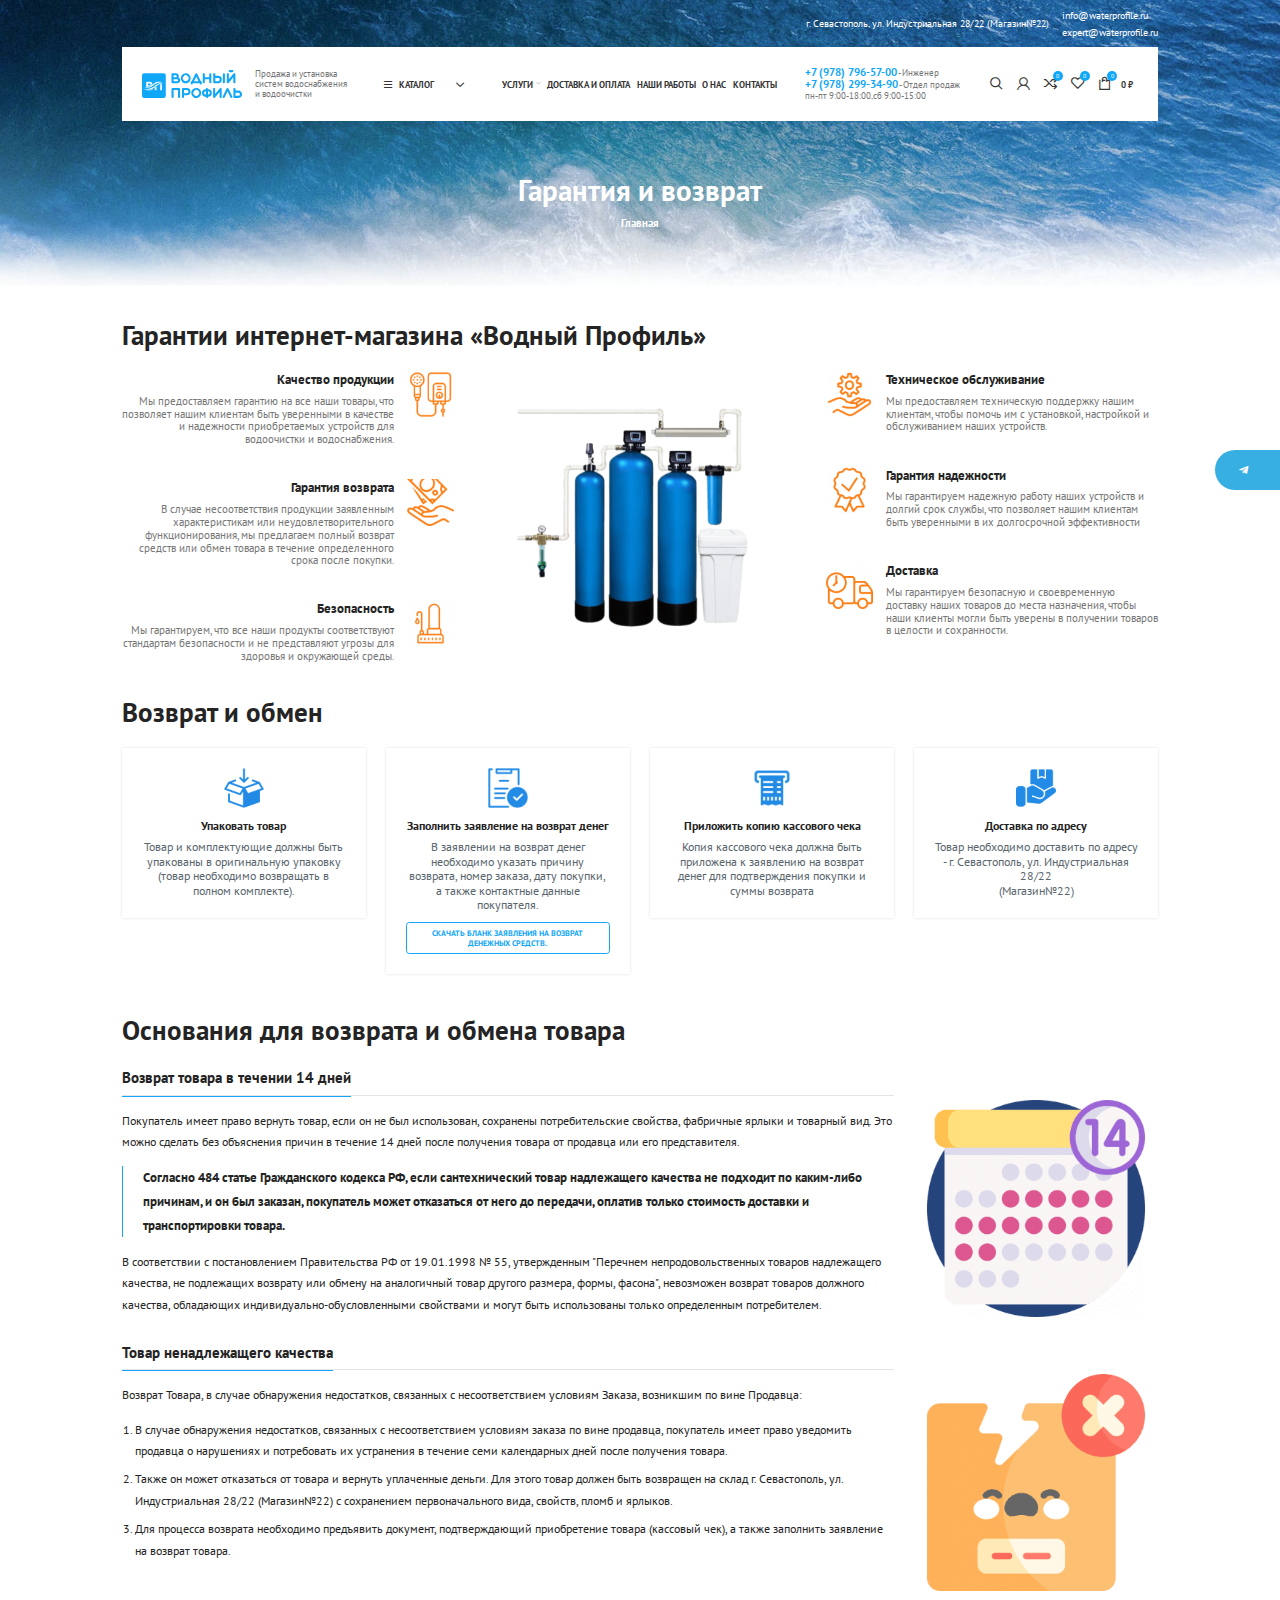
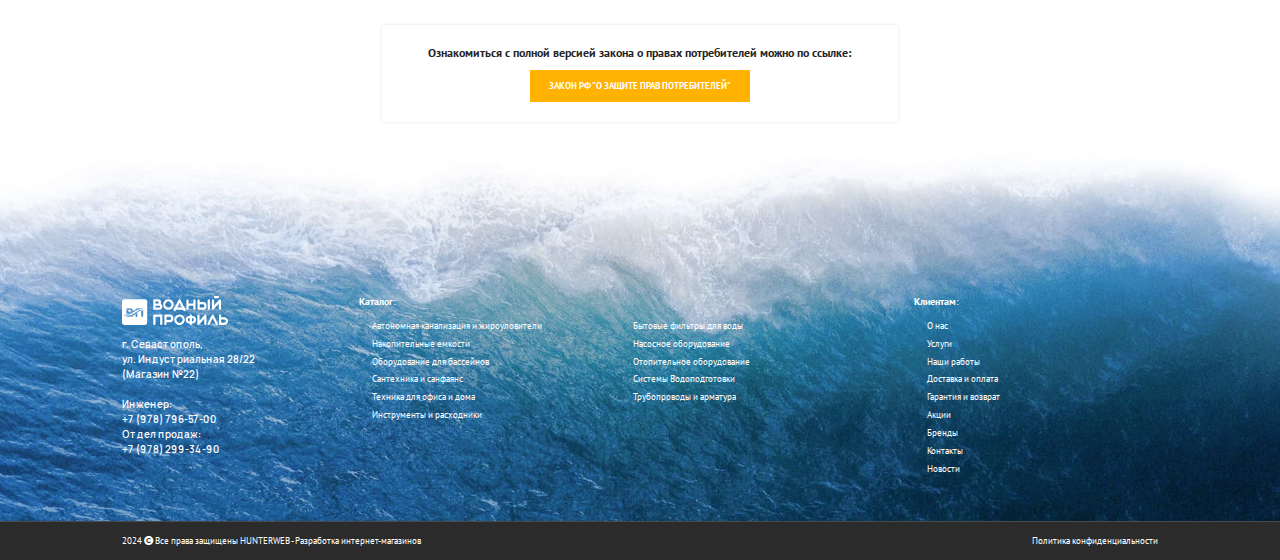
<file: guarantee.html>
<!DOCTYPE html>
<!--[if lt IE 7]><html lang="ru" class="lt-ie9 lt-ie8 lt-ie7"><![endif]-->
<!--[if IE 7]><html lang="ru" class="lt-ie9 lt-ie8"><![endif]-->
<!--[if IE 8]><html lang="ru" class="lt-ie9"><![endif]-->
<!--[if gt IE 8]><!-->
<html lang="ru">
<!--<![endif]-->
<head>
	<meta charset="utf-8" />
	<title>Заголовок</title>
	<meta http-equiv="X-UA-Compatible" content="IE=edge" />
	<meta name="viewport" content="width=device-width, initial-scale=1, maximum-scale=1">
	<meta name="format-detection" content="telephone=no" />
	<link rel="shortcut icon" href="favicon.png" />
	<link rel="stylesheet" href="libs/bootstrap/bootstrap-grid.css" />
	<link rel="stylesheet" href="libs/fontawesome-free-5.12.0-web/css/all.min.css" />
	<link rel="stylesheet" href="libs/fancybox-master/dist/jquery.fancybox.min.css" />
	<link rel="stylesheet" href="libs/slick-1.5.9/slick/slick.css" />
	<link rel="stylesheet" href="libs/slick-1.5.9/slick/slick-theme.css" />
	<link rel="stylesheet" href="libs/ion.rangeSlider-master/css/ion.rangeSlider.min.css" />
	<link rel="stylesheet" href="css/fonts.css?ver=1.9" />
	<link rel="stylesheet" href="css/main.css?ver=1.13" />
	<link rel="stylesheet" href="css/media.css?ver=1.13" />
</head>
<body>

	<div class="wrapper">

		<div class="fixed-buttons">
			<a href="#" target="_blank" class="fixed-buttons__btn">
				<i class="fab fa-telegram-plane"></i>
			</a>
		</div>

		<div class="buttons-mobile">
			<div>
				<a href="#" class="btn-mobile btn-mobile_wishlist">
					<span class="btn-mobile__title">Избранное</span>
					<div class="btn-mobile__value">0</div>
				</a>
			</div>
			<div>
				<a href="#" class="btn-mobile btn-mobile_compare">
					<span class="btn-mobile__title">Сравнить</span>
					<div class="btn-mobile__value">0</div>
				</a>
			</div>
			<div>
				<a href="#" class="btn-mobile btn-mobile_account">
					<span class="btn-mobile__title">Личный кабинет</span>
				</a>
			</div>
			<div>
				<a href="#" class="btn-mobile btn-mobile_basket">
					<span class="btn-mobile__title">Корзина</span>
					<div class="btn-mobile__value">0</div>
				</a>
			</div>
		</div>

		<header class="header">
			<div class="container">
				<div class="header__top">
					<p>г. Севастополь, ул. Индустриальная 28/22 (Магазин№22)</p>
					<div class="header__mails">
						<a href="mailto:info@waterprofile.ru">info@waterprofile.ru</a>
						<a href="mailto:expert@waterprofile.ru">expert@waterprofile.ru</a>
					</div>
				</div>
				<div class="header__main">
					<div class="sandwich"><i class="far fa-bars"></i></div>
					<div class="logo-wrap">
						<a href="#" class="logo">
							<img src="img/logo.svg" alt="alt">
						</a>
						<div class="logo-descr">Продажа и установка систем водоснабжения и водоочистки</div>
					</div>
					<div class="catalog-wrap">
						<div class="btn-catalog">
							<i class="far fa-bars"></i>
							<span>Каталог</span>
							<i class="far fa-chevron-down"></i>
						</div>
						<div class="catalog-dropdown">
							<ul>
								<li class="catalog-dropdown__haschild">
									<a href="#">Автономная канализация и жироуловители</a>
									<ul>
										<li><a href="#">Жироуловители</a></li>
										<li><a href="#">Станции биологической очистки стоков</a></li>
									</ul>
								</li>
								<li class="catalog-dropdown__haschild">
									<a href="#">Бытовые фильтры для воды</a>
									<ul>
										<li><a href="#">Комплектующие для фильтров</a></li>
										<li><a href="#">Магистральные фильтры</a></li>
										<li><a href="#">Проточные системы</a></li>
										<li><a href="#">Системы обратного осмоса</a></li>
										<li><a href="#">Сменные модули и картриджи</a></li>
										<li><a href="#">Фильтры-кувшины</a></li>
									</ul>
								</li>
								<li class="catalog-dropdown__haschild">
									<a href="#">Накопительные емкости</a>
									<ul>
										<li><a href="#">Вертикальные емкости</a></li>
										<li><a href="#">Горизонтальные емкости</a></li>
										<li><a href="#">Емкости для душа и бидоны</a></li>
										<li><a href="#">Поплавки и врезки</a></li>
									</ul>
								</li>
								<li class="catalog-dropdown__haschild">
									<a href="#">Насосное оборудование</a>
									<ul>
										<li><a href="#">Автоматика для насосов</a></li>
										<li><a href="#">Гидроаккумуляторы</a></li>
										<li><a href="#">Дренажные и фекальные насосы</a></li>
										<li><a href="#">Канализационные установки</a></li>
										<li><a href="#">Комплектующие для насосов</a></li>
										<li><a href="#">Поверхностные насосы и станции</a></li>
										<li><a href="#">Скважинные насосы</a></li>
										<li><a href="#">Циркуляционные насосы</a></li>
									</ul>
								</li>
								<li class="catalog-dropdown__haschild">
									<a href="#">Оборудование для бассейнов</a>
									<ul>
										<li><a href="#">Закладные элементы</a></li>
										<li><a href="#">Насосы для бассейна</a></li>
										<li><a href="#">Оборудование для дезинфекции</a></li>
										<li><a href="#">Отделочные материалы</a></li>
										<li><a href="#">ПВХ (клеевые) трубы и фитинги</a></li>
										<li><a href="#">Уход и аксессуары</a></li>
										<li><a href="#">Химия для бассейнов</a></li>
									</ul>
								</li>
								<li class="catalog-dropdown__haschild">
									<a href="#">Отопительное оборудование</a>
									<ul>
										<li><a href="#">Водонагреватели</a></li>
										<li><a href="#">Газовые котлы</a></li>
										<li><a href="#">Запорная и регулирующая арматура</a></li>
										<li><a href="#">КИП (Манометры, термометры)</a></li>
										<li><a href="#">Коллекторы и Шкафы</a></li>
										<li><a href="#">Насосные группы и гидрострелки</a></li>
										<li><a href="#">Радиаторы и конвекторы</a></li>
										<li><a href="#">Расширительные баки и кронштейны</a></li>
										<li><a href="#">Теплый пол</a></li>
										<li><a href="#">Термоизоляция</a></li>
										<li><a href="#">Электрические котлы</a></li>
									</ul>
								</li>
								<li class="catalog-dropdown__haschild">
									<a href="#">Сантехника и санфаянс</a>
									<ul>
										<li><a href="#">Водомеры</a></li>
										<li><a href="#">Сифоны и водосточные трапы</a></li>
										<li><a href="#">Смесители</a></li>
										<li><a href="#">Унитазы, биде, инсталляции</a></li>
									</ul>
								</li>
								<li class="catalog-dropdown__haschild">
									<a href="#">Системы Водоподготовки</a>
									<ul>
										<li><a href="#">Промышленные системы обратного осмоса</a></li>
										<li><a href="#">Мешочные и дисковые фильтры</a></li>
										<li><a href="#">Системы умягчения воды</a></li>
										<li><a href="#">Сорбционные/угольные фильтры</a></li>
										<li><a href="#">УФ обеззараживатели</a></li>
										<li><a href="#">Фильтрующие загрузки и реагенты</a></li>
									</ul>
								</li>
								<li class="catalog-dropdown__haschild">
									<a href="#">Техника для офиса и дома</a>
									<ul>
										<li><a href="#">Системы защиты от протечек</a></li>
									</ul>
								</li>
								<li class="catalog-dropdown__haschild">
									<a href="#">Трубопроводы и арматура</a>
									<ul>
										<li><a href="#">Канализация</a></li>
										<li><a href="#">Краны приборные</a></li>
										<li><a href="#">Краны шаровые</a></li>
										<li><a href="#">Резьбовой фитинг</a></li>
										<li><a href="#">Труба и фитинги PP-R</a></li>
										<li><a href="#">Труба и фитинги ПНД</a></li>
										<li><a href="#">Электромагнитные клапаны</a></li>
									</ul>
								</li>
								<li class="catalog-dropdown__haschild">
									<a href="#">Электрооборудование</a>
									<ul>
										<li><a href="#">Кабель, провод, гофра</a></li>
										<li><a href="#">Модульное оборудование</a></li>
										<li><a href="#">Расходники для электромонтажа</a></li>
										<li><a href="#">Релейное оборудование</a></li>
										<li><a href="#">Розетки, выключатели, вилки</a></li>
										<li><a href="#">Светосигнальная арматура</a></li>
										<li><a href="#">Шкафы, боксы</a></li>
									</ul>
								</li>
								<li><a href="#">Инструменты и расходники</a></li>
							</ul>
						</div>
					</div>
					<ul class="menu">
						<li class="menu__haschild">
							<a href="#">Услуги</a>
							<div class="menu__dropdown">
								<ul>
									<li><a href="#">Подбор и монтаж всех видов отопительного оборудования</a></li>
									<li><a href="#">Монтаж насосного оборудования</a></li>
									<li><a href="#">Монтаж и обслуживание оборудования для бассейна</a></li>
									<li><a href="#">Проектирование и монтаж систем водоочистки любой производительности</a></li>
									<li><a href="#">Монтаж систем водоснабжения</a></li>
									<li><a href="#">Монтаж теплых полов</a></li>
									<li><a href="#">Подбор и монтаж станций биологической очистки</a></li>
									<li><a href="#">Обслуживание станций биологической очистки</a></li>
									<li><a href="#">Установка и обслуживание фильтров для воды</a></li>
									<li><a href="#">Бесплатный экспресс-анализ воды</a></li>
									<li><a href="#">Монтаж накопительных емкостей</a></li>
									<li><a href="#">Монтаж гелиосистем и тепловых насосов</a></li>
									<li><a href="#">Стыковая и электромуфтовая сварка ПНД труб любой сложности</a></li>
								</ul>
							</div>
						</li>
						<li><a href="#">Доставка и оплата</a></li>
						<li><a href="#">Наши работы</a></li>
						<li><a href="#">О нас</a></li>
						<li><a href="#">Контакты</a></li>
					</ul>
					<div class="header__contacts">
						<p><a href="tel:+79787965700">+7 (978) 796-57-00</a> - Инженер</p>
						<p><a href="tel:+79782993490">+7 (978) 299-34-90</a> - Отдел продаж</p>
						<p>пн-пт 9:00-18:00,сб 9:00-15:00</p>
					</div>
					<div class="header__buttons">
						<a href="#" class="btn-header btn-header_search">
							<span class="btn-header__icon"></span>
						</a>
						<a href="#" class="btn-header btn-header_user">
							<span class="btn-header__icon"></span>
						</a>
						<a href="#" class="btn-header btn-header_compare">
							<span class="btn-header__icon">
								<span class="btn-header__value">0</span>
							</span>
						</a>
						<a href="#" class="btn-header btn-header_favorites">
							<span class="btn-header__icon">
								<span class="btn-header__value">0</span>
							</span>
						</a>
						<a href="#" class="btn-header btn-header_basket">
							<span class="btn-header__icon">
								<span class="btn-header__value">0</span>
							</span>
							<div class="btn-header__text">0 ₽</div>
						</a>
					</div>
				</div>
			</div>
			<div class="menu-mobile">
				<div class="search-mobile">
					<form>
						<input type="text" placeholder="Поиск по товарам" required="required">
						<button class="search-mobile__button"></button>
					</form>
				</div>
				<ul class="tabs-menu">
					<li class="active"><a href="#tab_menu1">Меню</a></li>
					<li><a href="#tab_menu2">Категории</a></li>
				</ul>
				<div class="tab-container-menu">
					<div class="tab-pane-menu" id="tab_menu1">
						<ul class="menu-list">
							<li class="menu-list__haschild">
								<a href="#">Услуги</a>
								<span class="menu-list__open"><i class="far fa-chevron-right"></i></span>
								<ul>
									<li><a href="#">Подбор и монтаж всех видов отопительного оборудования</a></li>
									<li><a href="#">Монтаж насосного оборудования</a></li>
									<li><a href="#">Монтаж и обслуживание оборудования для бассейна</a></li>
									<li><a href="#">Проектирование и монтаж систем водоочистки любой производительности</a></li>
									<li><a href="#">Монтаж систем водоснабжения</a></li>
									<li><a href="#">Монтаж теплых полов</a></li>
									<li><a href="#">Подбор и монтаж станций биологической очистки</a></li>
									<li><a href="#">Обслуживание станций биологической очистки</a></li>
									<li><a href="#">Установка и обслуживание фильтров для воды</a></li>
									<li><a href="#">Бесплатный экспресс-анализ воды</a></li>
									<li><a href="#">Монтаж накопительных емкостей</a></li>
									<li><a href="#">Монтаж гелиосистем и тепловых насосов</a></li>
									<li><a href="#">Стыковая и электромуфтовая сварка ПНД труб любой сложности</a></li>
								</ul>
							</li>
							<li><a href="#">Доставка и оплата</a></li>
							<li><a href="#">Наши работы</a></li>
							<li><a href="#">О нас</a></li>
							<li><a href="#">Контакты</a></li>
							<li class="menu-list__wishlist"><a href="#">Избранное </a></li>
							<li class="menu-list__compare"><a href="#">Сравнить</a></li>
							<li class="menu-list__user"><a href="#">Войти / Зарегистрироваться</a></li>
						</ul>
					</div>
					<div class="tab-pane-menu" id="tab_menu2">
						<ul class="menu-list">
							<li class="menu-list__haschild">
								<a href="#">Автономная канализация и жироуловители</a>
								<span class="menu-list__open"><i class="far fa-chevron-right"></i></span>
								<ul>
									<li><a href="#">Жироуловители</a></li>
									<li><a href="#">Станции биологической очистки стоков</a></li>
								</ul>
							</li>
							<li class="menu-list__haschild">
								<a href="#">Бытовые фильтры для воды</a>
								<span class="menu-list__open"><i class="far fa-chevron-right"></i></span>
								<ul>
									<li><a href="#">Комплектующие для фильтров</a></li>
									<li><a href="#">Магистральные фильтры</a></li>
									<li><a href="#">Проточные системы</a></li>
									<li><a href="#">Системы обратного осмоса</a></li>
									<li><a href="#">Сменные модули и картриджи</a></li>
									<li><a href="#">Фильтры-кувшины</a></li>
								</ul>
							</li>
							<li class="menu-list__haschild">
								<a href="#">Накопительные емкости</a>
								<span class="menu-list__open"><i class="far fa-chevron-right"></i></span>
								<ul>
									<li><a href="#">Вертикальные емкости</a></li>
									<li><a href="#">Горизонтальные емкости</a></li>
									<li><a href="#">Емкости для душа и бидоны</a></li>
									<li><a href="#">Поплавки и врезки</a></li>
								</ul>
							</li>
							<li class="menu-list__haschild">
								<a href="#">Насосное оборудование</a>
								<span class="menu-list__open"><i class="far fa-chevron-right"></i></span>
								<ul>
									<li><a href="#">Автоматика для насосов</a></li>
									<li><a href="#">Гидроаккумуляторы</a></li>
									<li><a href="#">Дренажные и фекальные насосы</a></li>
									<li><a href="#">Канализационные установки</a></li>
									<li><a href="#">Комплектующие для насосов</a></li>
									<li><a href="#">Поверхностные насосы и станции</a></li>
									<li><a href="#">Скважинные насосы</a></li>
									<li><a href="#">Циркуляционные насосы</a></li>
								</ul>
							</li>
							<li class="menu-list__haschild">
								<a href="#">Оборудование для бассейнов</a>
								<span class="menu-list__open"><i class="far fa-chevron-right"></i></span>
								<ul>
									<li><a href="#">Закладные элементы</a></li>
									<li><a href="#">Насосы для бассейна</a></li>
									<li><a href="#">Оборудование для дезинфекции</a></li>
									<li><a href="#">Отделочные материалы</a></li>
									<li><a href="#">ПВХ (клеевые) трубы и фитинги</a></li>
									<li><a href="#">Уход и аксессуары</a></li>
									<li><a href="#">Химия для бассейнов</a></li>
								</ul>
							</li>
							<li class="menu-list__haschild">
								<a href="#">Отопительное оборудование</a>
								<span class="menu-list__open"><i class="far fa-chevron-right"></i></span>
								<ul>
									<li><a href="#">Водонагреватели</a></li>
									<li><a href="#">Газовые котлы</a></li>
									<li><a href="#">Запорная и регулирующая арматура</a></li>
									<li><a href="#">КИП (Манометры, термометры)</a></li>
									<li><a href="#">Коллекторы и Шкафы</a></li>
									<li><a href="#">Насосные группы и гидрострелки</a></li>
									<li><a href="#">Радиаторы и конвекторы</a></li>
									<li><a href="#">Расширительные баки и кронштейны</a></li>
									<li><a href="#">Теплый пол</a></li>
									<li><a href="#">Термоизоляция</a></li>
									<li><a href="#">Электрические котлы</a></li>
								</ul>
							</li>
							<li class="menu-list__haschild">
								<a href="#">Сантехника и санфаянс</a>
								<span class="menu-list__open"><i class="far fa-chevron-right"></i></span>
								<ul>
									<li><a href="#">Водомеры</a></li>
									<li><a href="#">Сифоны и водосточные трапы</a></li>
									<li><a href="#">Смесители</a></li>
									<li><a href="#">Унитазы, биде, инсталляции</a></li>
								</ul>
							</li>
							<li class="menu-list__haschild">
								<a href="#">Системы Водоподготовки</a>
								<span class="menu-list__open"><i class="far fa-chevron-right"></i></span>
								<ul>
									<li><a href="#">Промышленные системы обратного осмоса</a></li>
									<li><a href="#">Мешочные и дисковые фильтры</a></li>
									<li><a href="#">Системы умягчения воды</a></li>
									<li><a href="#">Сорбционные/угольные фильтры</a></li>
									<li><a href="#">УФ обеззараживатели</a></li>
									<li><a href="#">Фильтрующие загрузки и реагенты</a></li>
								</ul>
							</li>
							<li class="menu-list__haschild">
								<a href="#">Техника для офиса и дома</a>
								<span class="menu-list__open"><i class="far fa-chevron-right"></i></span>
								<ul>
									<li><a href="#">Системы защиты от протечек</a></li>
								</ul>
							</li>
							<li class="menu-list__haschild">
								<a href="#">Трубопроводы и арматура</a>
								<span class="menu-list__open"><i class="far fa-chevron-right"></i></span>
								<ul>
									<li><a href="#">Канализация</a></li>
									<li><a href="#">Краны приборные</a></li>
									<li><a href="#">Краны шаровые</a></li>
									<li><a href="#">Резьбовой фитинг</a></li>
									<li><a href="#">Труба и фитинги PP-R</a></li>
									<li><a href="#">Труба и фитинги ПНД</a></li>
									<li><a href="#">Электромагнитные клапаны</a></li>
								</ul>
							</li>
							<li class="menu-list__haschild">
								<a href="#">Электрооборудование</a>
								<span class="menu-list__open"><i class="far fa-chevron-right"></i></span>
								<ul>
									<li><a href="#">Кабель, провод, гофра</a></li>
									<li><a href="#">Модульное оборудование</a></li>
									<li><a href="#">Расходники для электромонтажа</a></li>
									<li><a href="#">Релейное оборудование</a></li>
									<li><a href="#">Розетки, выключатели, вилки</a></li>
									<li><a href="#">Светосигнальная арматура</a></li>
									<li><a href="#">Шкафы, боксы</a></li>
								</ul>
							</li>
							<li><a href="#">Инструменты и расходники</a></li>
						</ul>
					</div>
				</div>
			</div>
			<div class="menu-overlay"></div>
		</header>

		<section class="billbord-page">
			<div class="container">
				<h1 class="title-page">Гарантия и возврат</h1>
				<ul class="breadcrumbs">
					<li><a href="#">Главная</a></li>
				</ul>
			</div>
		</section>

		<section class="page-guarantee">
			<div class="container">
				<h2 class="title-page">Гарантии интернет-магазина «Водный Профиль»</h2>
				<div class="row">
					<div class="col-lg-4">
						<div class="item-guarantee">
							<div class="item-guarantee__content">
								<div class="item-guarantee__title">Качество продукции</div>
								<p>Мы предоставляем гарантию на все наши товары, что позволяет нашим клиентам быть уверенными в качестве и надежности приобретаемых устройств для водоочистки и водоснабжения.</p>
							</div>
							<div class="item-guarantee__icon">
								<img src="img/ic_guarantee1.png" alt="alt">
							</div>
						</div>
						<div class="item-guarantee">
							<div class="item-guarantee__content">
								<div class="item-guarantee__title">Гарантия возврата</div>
								<p>В случае несоответствия продукции заявленным характеристикам или неудовлетворительного функционирования, мы предлагаем полный возврат средств или обмен товара в течение определенного срока после покупки.</p>
							</div>
							<div class="item-guarantee__icon">
								<img src="img/ic_guarantee2.png" alt="alt">
							</div>
						</div>
						<div class="item-guarantee">
							<div class="item-guarantee__content">
								<div class="item-guarantee__title">Безопасность</div>
								<p>Мы гарантируем, что все наши продукты соответствуют стандартам безопасности и не представляют угрозы для здоровья и окружающей среды.</p>
							</div>
							<div class="item-guarantee__icon">
								<img src="img/ic_guarantee3.png" alt="alt">
							</div>
						</div>
					</div>
					<div class="col-lg-4">
						<div class="image-guarantee">
							<img src="img/guarantee.png" alt="alt">
						</div>
					</div>
					<div class="col-lg-4">
						<div class="item-guarantee">
							<div class="item-guarantee__content">
								<div class="item-guarantee__title">Техническое обслуживание</div>
								<p>Мы предоставляем техническую поддержку нашим клиентам, чтобы помочь им с установкой, настройкой и обслуживанием наших устройств.</p>
							</div>
							<div class="item-guarantee__icon">
								<img src="img/ic_guarantee4.png" alt="alt">
							</div>
						</div>
						<div class="item-guarantee">
							<div class="item-guarantee__content">
								<div class="item-guarantee__title">Гарантия надежности</div>
								<p>Мы гарантируем надежную работу наших устройств и долгий срок службы, что позволяет нашим клиентам быть уверенными в их долгосрочной эффективности</p>
							</div>
							<div class="item-guarantee__icon">
								<img src="img/ic_guarantee5.png" alt="alt">
							</div>
						</div>
						<div class="item-guarantee">
							<div class="item-guarantee__content">
								<div class="item-guarantee__title">Доставка</div>
								<p>Мы гарантируем безопасную и своевременную доставку наших товаров до места назначения, чтобы наши клиенты могли быть уверены в получении товаров в целости и сохранности.</p>
							</div>
							<div class="item-guarantee__icon">
								<img src="img/ic_guarantee6.png" alt="alt">
							</div>
						</div>
					</div>
				</div>
				<h2 class="title-page">Возврат и обмен</h2>
				<div class="row row_return">
					<div class="col-lg-3 col-md-6">
						<div class="item-return">
							<div class="item-return__icon">
								<img src="img/ic_return1.png" alt="alts">
							</div>
							<div class="item-return__title">Упаковать товар</div>
							<p>Товар и комплектующие должны быть упакованы в оригинальную упаковку (товар необходимо возвращать в полном комплекте).</p>
						</div>
					</div>
					<div class="col-lg-3 col-md-6">
						<div class="item-return">
							<div class="item-return__icon">
								<img src="img/ic_return2.png" alt="alts">
							</div>
							<div class="item-return__title">Заполнить заявление на возврат денег</div>
							<p>В заявлении на возврат денег необходимо указать причину возврата, номер заказа, дату покупки, а также контактные данные покупателя.</p>
							<a href="#" class="btn-main">Скачать бланк заявления на возврат денежных средств.</a>
						</div>
					</div>
					<div class="col-lg-3 col-md-6">
						<div class="item-return">
							<div class="item-return__icon">
								<img src="img/ic_return3.png" alt="alts">
							</div>
							<div class="item-return__title">Приложить копию кассового чека</div>
							<p>Копия кассового чека должна быть приложена к заявлению на возврат денег для подтверждения покупки и суммы возврата</p>
						</div>
					</div>
					<div class="col-lg-3 col-md-6">
						<div class="item-return">
							<div class="item-return__icon">
								<img src="img/ic_return4.png" alt="alts">
							</div>
							<div class="item-return__title">Доставка по адресу</div>
							<p>Товар необходимо доставить по адресу - г. Севастополь, ул. Индустриальная 28/22 <br>(Магазин№22)</p>
						</div>
					</div>
				</div>
				<h2 class="title-page">Основания для возврата и обмена товара</h2>
				<div class="item-reason">
					<div class="row">
						<div class="col-lg-9">
							<h3 class="item-reason__title"><span>Возврат товара в течении 14 дней</span></h3>
							<p>Покупатель имеет право вернуть товар, если он не был использован, сохранены потребительские свойства, фабричные ярлыки и товарный вид. Это можно сделать без объяснения причин в течение 14 дней после получения товара от продавца или его представителя.</p>
							<blockquote>
								<p><strong>Согласно 484 статье Гражданского кодекса РФ, если сантехнический товар надлежащего качества не подходит по каким-либо причинам, и он был заказан, покупатель может отказаться от него до передачи, оплатив только стоимость доставки и транспортировки товара.</strong></p>
							</blockquote>
							<p>В соответствии с постановлением Правительства РФ от 19.01.1998 № 55, утвержденным "Перечнем непродовольственных товаров надлежащего качества, не подлежащих возврату или обмену на аналогичный товар другого размера, формы, фасона", невозможен возврат товаров должного качества, обладающих индивидуально-обусловленными свойствами и могут быть использованы только определенным потребителем.</p>
						</div>
						<div class="col-lg-3">
							<div class="item-reason__image">
								<img src="img/reason1.png" alt="alt">
							</div>
						</div>
					</div>
				</div>
				<div class="item-reason">
					<div class="row">
						<div class="col-lg-9">
							<h3 class="item-reason__title"><span>Товар ненадлежащего качества</span></h3>
							<p>Возврат Товара, в случае обнаружения недостатков, связанных с несоответствием условиям Заказа, возникшим по вине Продавца:</p>
							<ol>
								<li>В случае обнаружения недостатков, связанных с несоответствием условиям заказа по вине продавца, покупатель имеет право уведомить продавца о нарушениях и потребовать их устранения в течение семи календарных дней после получения товара.</li>
								<li>Также он может отказаться от товара и вернуть уплаченные деньги. Для этого товар должен быть возвращен на склад г. Севастополь, ул. Индустриальная 28/22 (Магазин№22) с сохранением первоначального вида, свойств, пломб и ярлыков.</li>
							  	<li>Для процесса возврата необходимо предъявить документ, подтверждающий приобретение товара (кассовый чек), а также заполнить заявление на возврат товара.</li>
							</ol>
						</div>
						<div class="col-lg-3">
							<div class="item-reason__image">
								<img src="img/reason2.png" alt="alt">
							</div>
						</div>
					</div>
				</div>
				<div class="info-guarantee">
					<div class="info-guarantee__title">Ознакомиться с полной версией закона о правах потребителей можно по ссылке:</div>
					<a href="#" class="btn-main btn-main_page">Закон РФ "О защите прав потребителей"</a>
				</div>
			</div>
		</section>

		<footer class="footer">
			<div class="container">
				<div class="row">
					<div class="col-lg-3">
						<a href="#" class="logo">
							<img src="img/logo2.svg" alt="alt">
						</a>
						<div class="footer__contacts">
							<p>г. Севастополь,</p>
							<p>ул. Индустриальная 28/22</p>
							<p>(Магазин №22)</p>
							<br>
							<p>Инженер:</p>
							<p><a href="tel:+79787965700">+7 (978) 796-57-00</a></p>
							<p>Отдел продаж:</p>
							<p><a href="tel:+79782993490">+7 (978) 299-34-90</a></p>
						</div>
					</div>
					<div class="col-lg-6">
						<div class="footer__center">
							<div class="footer__title">Каталог:</div>
							<ul class="footer__nav footer__nav_columns">
								<li><a href="#">Автономная канализация и жироуловители</a></li>
								<li><a href="#">Бытовые фильтры для воды</a></li>
								<li><a href="#">Накопительные емкости</a></li>
								<li><a href="#">Насосное оборудование</a></li>
								<li><a href="#">Оборудование для бассейнов</a></li>
								<li><a href="#">Отопительное оборудование</a></li>
								<li><a href="#">Сантехника и санфаянс</a></li>
								<li><a href="#">Системы Водоподготовки</a></li>
								<li><a href="#">Техника для офиса и дома</a></li>
								<li><a href="#">Трубопроводы и арматура</a></li>
								<li><a href="#">Инструменты и расходники</a></li>
							</ul>
						</div>
					</div>
					<div class="col-lg-3">
						<div class="footer__title">Клиентам:</div>
						<ul class="footer__nav">
							<li><a href="#">О нас</a></li>
							<li><a href="#">Услуги</a></li>
							<li><a href="#">Наши работы</a></li>
							<li><a href="#">Доставка и оплата</a></li>
							<li><a href="#">Гарантия и возврат</a></li>
							<li><a href="#">Акции</a></li>
							<li><a href="#">Бренды</a></li>
							<li><a href="#">Контакты</a></li>
							<li><a href="#">Новости</a></li>
						</ul>
					</div>
				</div>
			</div>
			<div class="footer__bottom">
				<div class="container">
					<div class="footer__line">
						<p>2024 <i class="fa fa-copyright"></i> Все права защищены <a href="#">HUNTERWEB - Разработка интернет-магазинов</a></p>
						<a href="#">Политика конфиденциальности</a>
					</div>
				</div>
			</div>
		</footer>
		
	</div>

	<div id="callback" class="modal-block">
		<div class="modal-wrap">
			<div class="modal-icons">
				<i aria-hidden="true" class="fas fa-circle"></i>
				<i aria-hidden="true" class="fas fa-square-full"></i>
				<i aria-hidden="true" class="fas fa-square-full"></i>
			</div>
			<div class="title-modal">Заказать обратный звонок</div>
			<form>
				<div class="item-form item-form_block">
					<input type="text" placeholder="Ваше имя" required="required">
				</div>
				<div class="item-form item-form_block">
					<input type="tel" placeholder="Ваш телефон" class="input-phone" inputmode="numeric" required="required">
				</div>
				<input type="submit" class="btn-main btn-main_block" value="Отправить">
			</form>
		</div>
	</div>

	<div id="quick-order" class="modal-block">
		<div class="modal-quick">
			<div class="modal-quick__title">Купить в один клик</div>
			<div class="table-quick">
				<table>
					<thead>
						<tr>
							<th>Название</th>
							<th>Цена</th>
							<th>Изображение</th>
						</tr>
					</thead>
					<tbody>
						<tr>
							<td>Автономная канализация для высокого УГВ Евролос Грунт 3</td>
							<td><div class="price-main">168 700 ₽</div></td>
							<td>
								<div class="image-td">
									<img src="img/td1.png" alt="alt">
								</div>
							</td>
						</tr>
					</tbody>
				</table>
			</div>
			<form>
				<div class="item-form">
					<input type="text" placeholder="Ваше имя" required="required">
				</div>
				<div class="item-form">
					<input type="tel" placeholder="Ваш телефон" class="input-phone" inputmode="numeric" required="required">
					<div class="item-form__descr">Формат +7 XXX XXX XX XX</div>
				</div>
				<div class="item-form">
					<input type="email" placeholder="Ваш Email">
				</div>
				<div class="item-form">
					<textarea placeholder="Комментарий к заказу"></textarea>
				</div>
				<div class="checkbox-main">
					<label>
						<input type="checkbox" required="required" />
						<span>Я согласен на обработку <a href="#"><a href="/privacy-policy/">персональных данных</a></a></span>
					</label>
				</div>
				<div class="quick-quantity">
					<div class="quick-quantity__title">Количество</div>
					<input type="number" value="1">
				</div>
				<div class="quick-button">
					<input type="submit" class="btn-main" value="Заказать">
				</div>
			</form>
		</div>
	</div>

	<div id="quick-view" class="modal-block">
		<div class="modal-view">
			<div class="row">
				<div class="col-lg-6 col-slider-view">
					<ul class="slider-view">
						<li>
							<div class="slider-view__item">
								<img src="img/slide_for1.png" alt="alt">
							</div>
						</li>
						<li>
							<div class="slider-view__item">
								<img src="img/slide_for2.jpg" alt="alt">
							</div>
						</li>
					</ul>
					<a href="#" class="btn-main">Посмотреть детали</a>
				</div>
				<div class="col-lg-6 col-view">
					<div class="content-view">
						<h2 class="title-card"><a href="#">Автономная канализация для высокого УГВ Евролос Грунт 3</a></h2>
						<div class="price-main price-main_card">168 700₽</div>
						<br>
						<div class="card-descrpition">
							<p>На основе септика Евролос ГРУНТ 3 можно построить канализационное очистное сооружение для очистки хозяйственно-бытовых сточных вод от отдельно стоящих индивидуальных домов, имеющих высокую степень благоустройства, либо домов, расположенных в населенных пунктах при отсутствии централизованных систем водоотведения.</p>
							<p class="card-descrpition__title"><strong>Характеристики:</strong></p>
							<ul>
								<li>Кол-во пользователей: 2-3 человека;</li>
								<li>Кол-во приборов: 2 крана, 1 туалет;</li>
								<li>Производительность до 0,6 м3 в сутки.</li>
							</ul>
						</div>
						<div class="subitle-card">под заказ</div>
						<div class="card-actions">
							<div class="quantity">
								<div class="quantity-button quantity-down">–</div>
								<input type="number" min="1" step="1" value="1">
								<div class="quantity-button quantity-up">+</div>
							</div>
							<button class="btn-main btn-main_page">В корзину</button>
							<a href="#quick-order" class="btn-main btn-main_page fancybox">Купить в один клик</a>
							<a href="#" class="btn-main btn-main_wp"><svg enable-background="new 0 0 90 90" version="1.1" viewBox="0 0 90 90" xml:space="preserve" xmlns="http://www.w3.org/2000/svg"><path d="m90 43.841c0 24.213-19.779 43.841-44.182 43.841-7.747 0-15.025-1.98-21.357-5.455l-24.461 7.773 7.975-23.522c-4.023-6.606-6.34-14.354-6.34-22.637 0-24.213 19.781-43.841 44.183-43.841 24.405 0 44.182 19.628 44.182 43.841zm-44.182-36.859c-20.484 0-37.146 16.535-37.146 36.859 0 8.065 2.629 15.534 7.076 21.61l-4.641 13.689 14.275-4.537c5.865 3.851 12.891 6.097 20.437 6.097 20.481 0 37.146-16.533 37.146-36.857s-16.664-36.861-37.147-36.861zm22.311 46.956c-0.273-0.447-0.994-0.717-2.076-1.254-1.084-0.537-6.41-3.138-7.4-3.495-0.993-0.358-1.717-0.538-2.438 0.537-0.721 1.076-2.797 3.495-3.43 4.212-0.632 0.719-1.263 0.809-2.347 0.271-1.082-0.537-4.571-1.673-8.708-5.333-3.219-2.848-5.393-6.364-6.025-7.441-0.631-1.075-0.066-1.656 0.475-2.191 0.488-0.482 1.084-1.255 1.625-1.882 0.543-0.628 0.723-1.075 1.082-1.793 0.363-0.717 0.182-1.344-0.09-1.883-0.27-0.537-2.438-5.825-3.34-7.977-0.902-2.15-1.803-1.792-2.436-1.792-0.631 0-1.354-0.09-2.076-0.09s-1.896 0.269-2.889 1.344c-0.992 1.076-3.789 3.676-3.789 8.963 0 5.288 3.879 10.397 4.422 11.113 0.541 0.716 7.49 11.92 18.5 16.223 11.011 4.301 11.011 2.866 12.997 2.686 1.984-0.179 6.406-2.599 7.312-5.107 0.9-2.512 0.9-4.663 0.631-5.111z"></path></svg>Заказать через WhatsApp</a>
						</div>
						<div class="card-meta">
							<p><strong>Код товара:</strong> УТ-00007377</p>
							<p><strong>Категория:</strong> Станции биологической очистки стоков</p>
						</div>
					</div>
				</div>
			</div>
		</div>
	</div>

	<!--[if lt IE 9]>
	<script src="libs/html5shiv/es5-shim.min.js"></script>
	<script src="libs/html5shiv/html5shiv.min.js"></script>
	<script src="libs/html5shiv/html5shiv-printshiv.min.js"></script>
	<script src="libs/respond/respond.min.js"></script>
	<![endif]-->
	<script src="libs/jquery/jquery-3.6.0.min.js"></script>
	<script src="libs/jquery-mousewheel/jquery.mousewheel.min.js"></script>
	<script src="libs/fancybox-master/dist/jquery.fancybox.min.js"></script>
	<script src="libs/slick-1.5.9/slick/slick.min.js"></script>
	<script src="libs/scroll2id/PageScroll2id.min.js"></script>
	<script src="libs/mask/jquery.maskedinput.js"></script>
	<script src="libs/ion.rangeSlider-master/js/ion.rangeSlider.min.js"></script>
	<script src="libs/jQueryFormStyler-master/jquery.formstyler.min.js"></script>
	<script src="js/common.js?ver=1.13"></script>
	<!-- Yandex.Metrika counter --><!-- /Yandex.Metrika counter -->
	<!-- Google Analytics counter --><!-- /Google Analytics counter -->
</body>
</html>
</file>
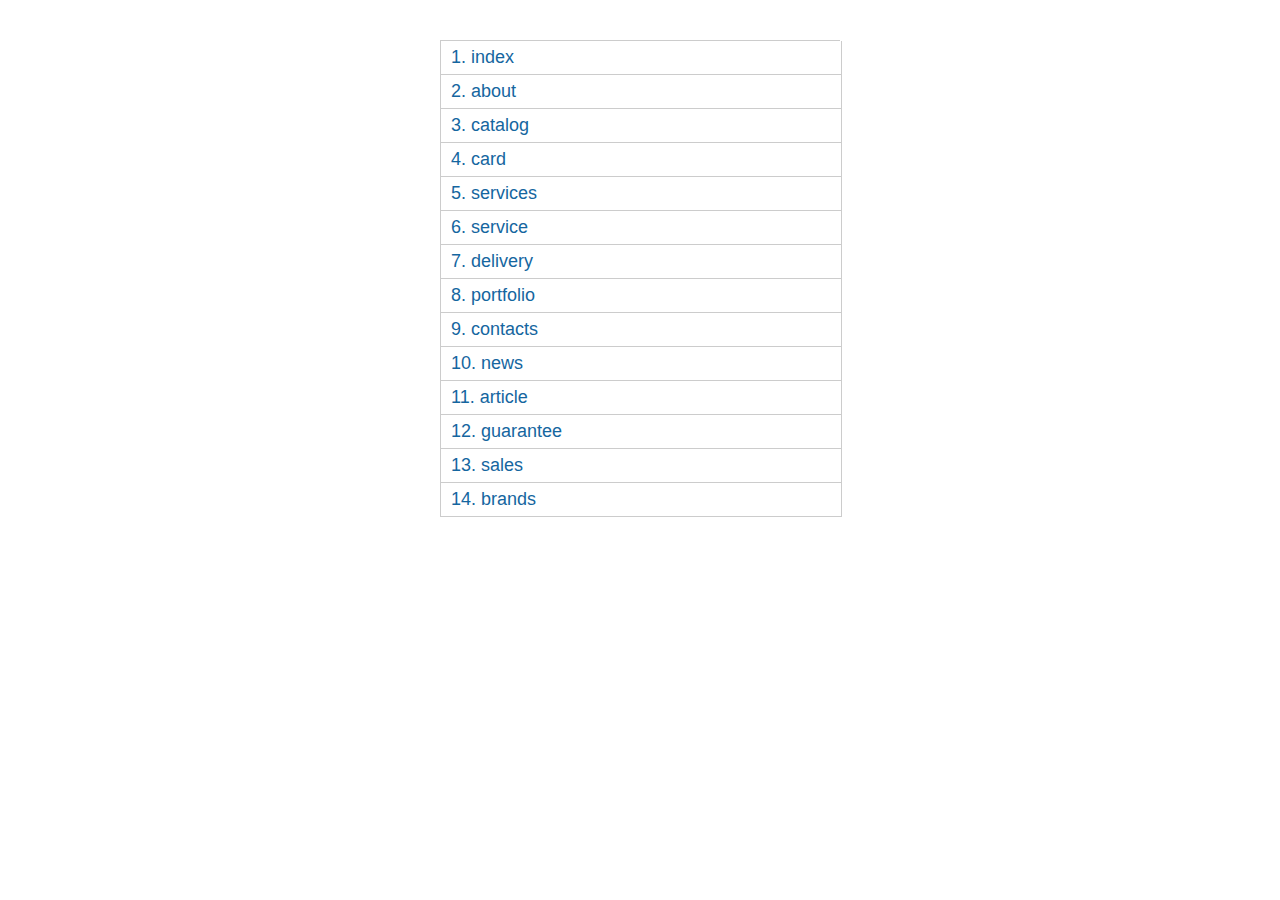
<file: map.html>
<!DOCTYPE html>
<!--[if lt IE 7]><html lang="ru" class="lt-ie9 lt-ie8 lt-ie7"><![endif]-->
<!--[if IE 7]><html lang="ru" class="lt-ie9 lt-ie8"><![endif]-->
<!--[if IE 8]><html lang="ru" class="lt-ie9"><![endif]-->
<!--[if gt IE 8]><!-->
<html lang="ru">
<!--<![endif]-->
<head>
	<meta charset="utf-8" />
	<title>Заголовок</title>
	<meta name="description" content="" />
	<meta http-equiv="X-UA-Compatible" content="IE=edge" />
	<meta name="viewport" content="width=device-width, initial-scale=1.0" />
</head>
<body> 

	<div class="wrapper"> 
		<div class="count_pages">
			<ul>
				<li><a href="index.html" target="_blanck">index</a></li> 
				<li><a href="about.html" target="_blanck">about</a></li>
				<li><a href="catalog.html" target="_blanck">catalog</a></li>
				<li><a href="card.html" target="_blanck">card</a></li>
				<li><a href="services.html" target="_blanck">services</a></li>
				<li><a href="service.html" target="_blanck">service</a></li>
				<li><a href="delivery.html" target="_blanck">delivery</a></li>
				<li><a href="portfolio.html" target="_blanck">portfolio</a></li>
				<li><a href="contacts.html" target="_blanck">contacts</a></li>
				<li><a href="news.html" target="_blanck">news</a></li>
				<li><a href="article.html" target="_blanck">article</a></li> 
				<li><a href="guarantee.html" target="_blanck">guarantee</a></li> 
				<li><a href="sales.html" target="_blanck">sales</a></li>
				<li><a href="brands.html" target="_blanck">brands</a></li>
			</ul>
		</div> 
	</div>  
      
	<style> 
		.count_pages a:before {
			counter-increment: list1;
			content: counter(list1) ". "; 
		}
		.count_pages li {
			list-style: none;
			margin-bottom: 0px;
			border: 1px solid #ccc;
			border-top: none;
			width: 100%;
		}
		.count_pages {
			margin: 0;
			width: 400px;
			margin: auto;
			font-family: sans-serif;
			margin-top: 40px;
			max-width: 100%;
			border-top: 1px solid #ccc;
			counter-reset: list1;
			margin-bottom: 40px;
		}
		.count_pages ul {
			margin: 0;
			padding: 0;
		}
		.count_pages a {
			font-size: 18px;
			color: #15669F;
			text-decoration: none;
			display: block;
			padding: 6px 10px;
		}
	</style>
</body>
</html>
</file>
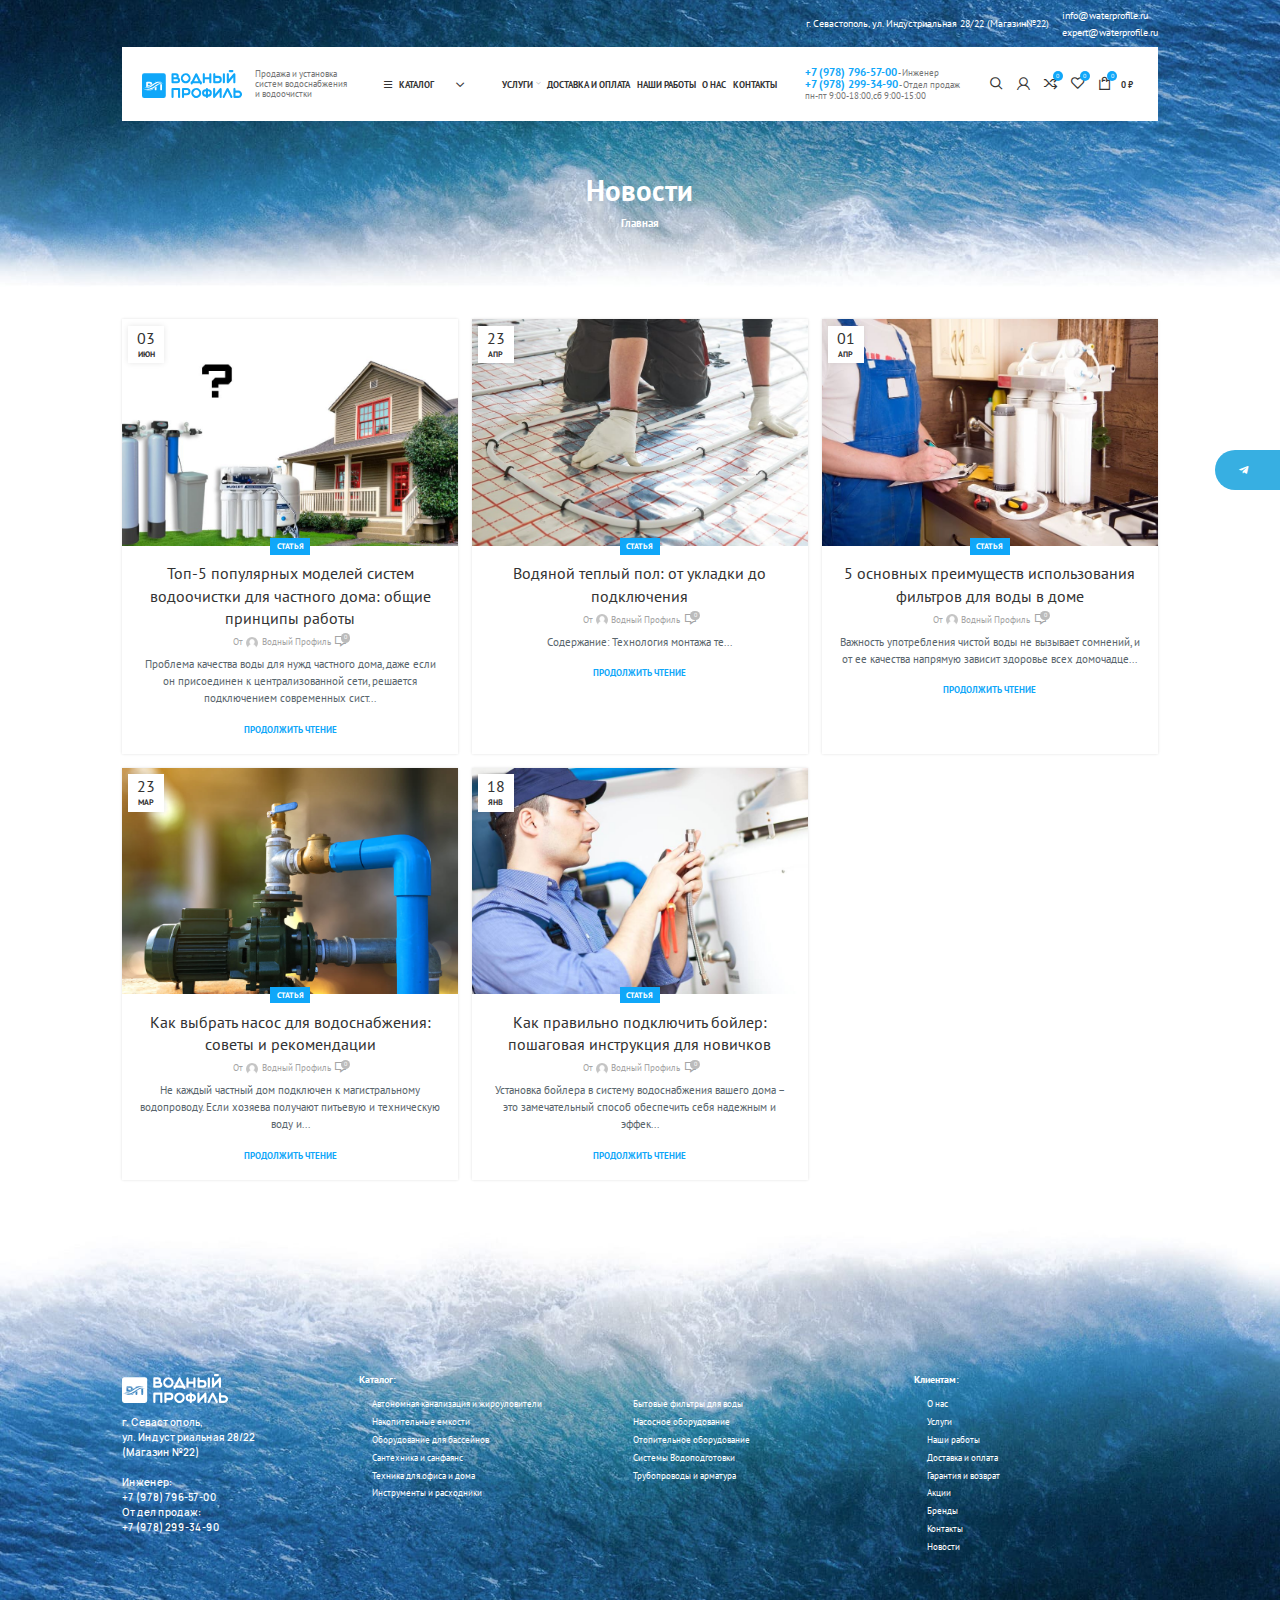
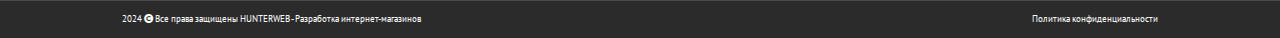
<file: news.html>
<!DOCTYPE html>
<!--[if lt IE 7]><html lang="ru" class="lt-ie9 lt-ie8 lt-ie7"><![endif]-->
<!--[if IE 7]><html lang="ru" class="lt-ie9 lt-ie8"><![endif]-->
<!--[if IE 8]><html lang="ru" class="lt-ie9"><![endif]-->
<!--[if gt IE 8]><!-->
<html lang="ru">
<!--<![endif]-->
<head>
	<meta charset="utf-8" />
	<title>Заголовок</title>
	<meta http-equiv="X-UA-Compatible" content="IE=edge" />
	<meta name="viewport" content="width=device-width, initial-scale=1, maximum-scale=1">
	<meta name="format-detection" content="telephone=no" />
	<link rel="shortcut icon" href="favicon.png" />
	<link rel="stylesheet" href="libs/bootstrap/bootstrap-grid.css" />
	<link rel="stylesheet" href="libs/fontawesome-free-5.12.0-web/css/all.min.css" />
	<link rel="stylesheet" href="libs/fancybox-master/dist/jquery.fancybox.min.css" />
	<link rel="stylesheet" href="libs/slick-1.5.9/slick/slick.css" />
	<link rel="stylesheet" href="libs/slick-1.5.9/slick/slick-theme.css" />
	<link rel="stylesheet" href="libs/ion.rangeSlider-master/css/ion.rangeSlider.min.css" />
	<link rel="stylesheet" href="css/fonts.css?ver=1.9" />
	<link rel="stylesheet" href="css/main.css?ver=1.13" />
	<link rel="stylesheet" href="css/media.css?ver=1.13" />
</head>
<body>

	<div class="wrapper">

		<div class="fixed-buttons">
			<a href="#" target="_blank" class="fixed-buttons__btn">
				<i class="fab fa-telegram-plane"></i>
			</a>
		</div>

		<div class="buttons-mobile">
			<div>
				<a href="#" class="btn-mobile btn-mobile_wishlist">
					<span class="btn-mobile__title">Избранное</span>
					<div class="btn-mobile__value">0</div>
				</a>
			</div>
			<div>
				<a href="#" class="btn-mobile btn-mobile_compare">
					<span class="btn-mobile__title">Сравнить</span>
					<div class="btn-mobile__value">0</div>
				</a>
			</div>
			<div>
				<a href="#" class="btn-mobile btn-mobile_account">
					<span class="btn-mobile__title">Личный кабинет</span>
				</a>
			</div>
			<div>
				<a href="#" class="btn-mobile btn-mobile_basket">
					<span class="btn-mobile__title">Корзина</span>
					<div class="btn-mobile__value">0</div>
				</a>
			</div>
		</div>

		<header class="header">
			<div class="container">
				<div class="header__top">
					<p>г. Севастополь, ул. Индустриальная 28/22 (Магазин№22)</p>
					<div class="header__mails">
						<a href="mailto:info@waterprofile.ru">info@waterprofile.ru</a>
						<a href="mailto:expert@waterprofile.ru">expert@waterprofile.ru</a>
					</div>
				</div>
				<div class="header__main">
					<div class="sandwich"><i class="far fa-bars"></i></div>
					<div class="logo-wrap">
						<a href="#" class="logo">
							<img src="img/logo.svg" alt="alt">
						</a>
						<div class="logo-descr">Продажа и установка систем водоснабжения и водоочистки</div>
					</div>
					<div class="catalog-wrap">
						<div class="btn-catalog">
							<i class="far fa-bars"></i>
							<span>Каталог</span>
							<i class="far fa-chevron-down"></i>
						</div>
						<div class="catalog-dropdown">
							<ul>
								<li class="catalog-dropdown__haschild">
									<a href="#">Автономная канализация и жироуловители</a>
									<ul>
										<li><a href="#">Жироуловители</a></li>
										<li><a href="#">Станции биологической очистки стоков</a></li>
									</ul>
								</li>
								<li class="catalog-dropdown__haschild">
									<a href="#">Бытовые фильтры для воды</a>
									<ul>
										<li><a href="#">Комплектующие для фильтров</a></li>
										<li><a href="#">Магистральные фильтры</a></li>
										<li><a href="#">Проточные системы</a></li>
										<li><a href="#">Системы обратного осмоса</a></li>
										<li><a href="#">Сменные модули и картриджи</a></li>
										<li><a href="#">Фильтры-кувшины</a></li>
									</ul>
								</li>
								<li class="catalog-dropdown__haschild">
									<a href="#">Накопительные емкости</a>
									<ul>
										<li><a href="#">Вертикальные емкости</a></li>
										<li><a href="#">Горизонтальные емкости</a></li>
										<li><a href="#">Емкости для душа и бидоны</a></li>
										<li><a href="#">Поплавки и врезки</a></li>
									</ul>
								</li>
								<li class="catalog-dropdown__haschild">
									<a href="#">Насосное оборудование</a>
									<ul>
										<li><a href="#">Автоматика для насосов</a></li>
										<li><a href="#">Гидроаккумуляторы</a></li>
										<li><a href="#">Дренажные и фекальные насосы</a></li>
										<li><a href="#">Канализационные установки</a></li>
										<li><a href="#">Комплектующие для насосов</a></li>
										<li><a href="#">Поверхностные насосы и станции</a></li>
										<li><a href="#">Скважинные насосы</a></li>
										<li><a href="#">Циркуляционные насосы</a></li>
									</ul>
								</li>
								<li class="catalog-dropdown__haschild">
									<a href="#">Оборудование для бассейнов</a>
									<ul>
										<li><a href="#">Закладные элементы</a></li>
										<li><a href="#">Насосы для бассейна</a></li>
										<li><a href="#">Оборудование для дезинфекции</a></li>
										<li><a href="#">Отделочные материалы</a></li>
										<li><a href="#">ПВХ (клеевые) трубы и фитинги</a></li>
										<li><a href="#">Уход и аксессуары</a></li>
										<li><a href="#">Химия для бассейнов</a></li>
									</ul>
								</li>
								<li class="catalog-dropdown__haschild">
									<a href="#">Отопительное оборудование</a>
									<ul>
										<li><a href="#">Водонагреватели</a></li>
										<li><a href="#">Газовые котлы</a></li>
										<li><a href="#">Запорная и регулирующая арматура</a></li>
										<li><a href="#">КИП (Манометры, термометры)</a></li>
										<li><a href="#">Коллекторы и Шкафы</a></li>
										<li><a href="#">Насосные группы и гидрострелки</a></li>
										<li><a href="#">Радиаторы и конвекторы</a></li>
										<li><a href="#">Расширительные баки и кронштейны</a></li>
										<li><a href="#">Теплый пол</a></li>
										<li><a href="#">Термоизоляция</a></li>
										<li><a href="#">Электрические котлы</a></li>
									</ul>
								</li>
								<li class="catalog-dropdown__haschild">
									<a href="#">Сантехника и санфаянс</a>
									<ul>
										<li><a href="#">Водомеры</a></li>
										<li><a href="#">Сифоны и водосточные трапы</a></li>
										<li><a href="#">Смесители</a></li>
										<li><a href="#">Унитазы, биде, инсталляции</a></li>
									</ul>
								</li>
								<li class="catalog-dropdown__haschild">
									<a href="#">Системы Водоподготовки</a>
									<ul>
										<li><a href="#">Промышленные системы обратного осмоса</a></li>
										<li><a href="#">Мешочные и дисковые фильтры</a></li>
										<li><a href="#">Системы умягчения воды</a></li>
										<li><a href="#">Сорбционные/угольные фильтры</a></li>
										<li><a href="#">УФ обеззараживатели</a></li>
										<li><a href="#">Фильтрующие загрузки и реагенты</a></li>
									</ul>
								</li>
								<li class="catalog-dropdown__haschild">
									<a href="#">Техника для офиса и дома</a>
									<ul>
										<li><a href="#">Системы защиты от протечек</a></li>
									</ul>
								</li>
								<li class="catalog-dropdown__haschild">
									<a href="#">Трубопроводы и арматура</a>
									<ul>
										<li><a href="#">Канализация</a></li>
										<li><a href="#">Краны приборные</a></li>
										<li><a href="#">Краны шаровые</a></li>
										<li><a href="#">Резьбовой фитинг</a></li>
										<li><a href="#">Труба и фитинги PP-R</a></li>
										<li><a href="#">Труба и фитинги ПНД</a></li>
										<li><a href="#">Электромагнитные клапаны</a></li>
									</ul>
								</li>
								<li class="catalog-dropdown__haschild">
									<a href="#">Электрооборудование</a>
									<ul>
										<li><a href="#">Кабель, провод, гофра</a></li>
										<li><a href="#">Модульное оборудование</a></li>
										<li><a href="#">Расходники для электромонтажа</a></li>
										<li><a href="#">Релейное оборудование</a></li>
										<li><a href="#">Розетки, выключатели, вилки</a></li>
										<li><a href="#">Светосигнальная арматура</a></li>
										<li><a href="#">Шкафы, боксы</a></li>
									</ul>
								</li>
								<li><a href="#">Инструменты и расходники</a></li>
							</ul>
						</div>
					</div>
					<ul class="menu">
						<li class="menu__haschild">
							<a href="#">Услуги</a>
							<div class="menu__dropdown">
								<ul>
									<li><a href="#">Подбор и монтаж всех видов отопительного оборудования</a></li>
									<li><a href="#">Монтаж насосного оборудования</a></li>
									<li><a href="#">Монтаж и обслуживание оборудования для бассейна</a></li>
									<li><a href="#">Проектирование и монтаж систем водоочистки любой производительности</a></li>
									<li><a href="#">Монтаж систем водоснабжения</a></li>
									<li><a href="#">Монтаж теплых полов</a></li>
									<li><a href="#">Подбор и монтаж станций биологической очистки</a></li>
									<li><a href="#">Обслуживание станций биологической очистки</a></li>
									<li><a href="#">Установка и обслуживание фильтров для воды</a></li>
									<li><a href="#">Бесплатный экспресс-анализ воды</a></li>
									<li><a href="#">Монтаж накопительных емкостей</a></li>
									<li><a href="#">Монтаж гелиосистем и тепловых насосов</a></li>
									<li><a href="#">Стыковая и электромуфтовая сварка ПНД труб любой сложности</a></li>
								</ul>
							</div>
						</li>
						<li><a href="#">Доставка и оплата</a></li>
						<li><a href="#">Наши работы</a></li>
						<li><a href="#">О нас</a></li>
						<li><a href="#">Контакты</a></li>
					</ul>
					<div class="header__contacts">
						<p><a href="tel:+79787965700">+7 (978) 796-57-00</a> - Инженер</p>
						<p><a href="tel:+79782993490">+7 (978) 299-34-90</a> - Отдел продаж</p>
						<p>пн-пт 9:00-18:00,сб 9:00-15:00</p>
					</div>
					<div class="header__buttons">
						<a href="#" class="btn-header btn-header_search">
							<span class="btn-header__icon"></span>
						</a>
						<a href="#" class="btn-header btn-header_user">
							<span class="btn-header__icon"></span>
						</a>
						<a href="#" class="btn-header btn-header_compare">
							<span class="btn-header__icon">
								<span class="btn-header__value">0</span>
							</span>
						</a>
						<a href="#" class="btn-header btn-header_favorites">
							<span class="btn-header__icon">
								<span class="btn-header__value">0</span>
							</span>
						</a>
						<a href="#" class="btn-header btn-header_basket">
							<span class="btn-header__icon">
								<span class="btn-header__value">0</span>
							</span>
							<div class="btn-header__text">0 ₽</div>
						</a>
					</div>
				</div>
			</div>
			<div class="menu-mobile">
				<div class="search-mobile">
					<form>
						<input type="text" placeholder="Поиск по товарам" required="required">
						<button class="search-mobile__button"></button>
					</form>
				</div>
				<ul class="tabs-menu">
					<li class="active"><a href="#tab_menu1">Меню</a></li>
					<li><a href="#tab_menu2">Категории</a></li>
				</ul>
				<div class="tab-container-menu">
					<div class="tab-pane-menu" id="tab_menu1">
						<ul class="menu-list">
							<li class="menu-list__haschild">
								<a href="#">Услуги</a>
								<span class="menu-list__open"><i class="far fa-chevron-right"></i></span>
								<ul>
									<li><a href="#">Подбор и монтаж всех видов отопительного оборудования</a></li>
									<li><a href="#">Монтаж насосного оборудования</a></li>
									<li><a href="#">Монтаж и обслуживание оборудования для бассейна</a></li>
									<li><a href="#">Проектирование и монтаж систем водоочистки любой производительности</a></li>
									<li><a href="#">Монтаж систем водоснабжения</a></li>
									<li><a href="#">Монтаж теплых полов</a></li>
									<li><a href="#">Подбор и монтаж станций биологической очистки</a></li>
									<li><a href="#">Обслуживание станций биологической очистки</a></li>
									<li><a href="#">Установка и обслуживание фильтров для воды</a></li>
									<li><a href="#">Бесплатный экспресс-анализ воды</a></li>
									<li><a href="#">Монтаж накопительных емкостей</a></li>
									<li><a href="#">Монтаж гелиосистем и тепловых насосов</a></li>
									<li><a href="#">Стыковая и электромуфтовая сварка ПНД труб любой сложности</a></li>
								</ul>
							</li>
							<li><a href="#">Доставка и оплата</a></li>
							<li><a href="#">Наши работы</a></li>
							<li><a href="#">О нас</a></li>
							<li><a href="#">Контакты</a></li>
							<li class="menu-list__wishlist"><a href="#">Избранное </a></li>
							<li class="menu-list__compare"><a href="#">Сравнить</a></li>
							<li class="menu-list__user"><a href="#">Войти / Зарегистрироваться</a></li>
						</ul>
					</div>
					<div class="tab-pane-menu" id="tab_menu2">
						<ul class="menu-list">
							<li class="menu-list__haschild">
								<a href="#">Автономная канализация и жироуловители</a>
								<span class="menu-list__open"><i class="far fa-chevron-right"></i></span>
								<ul>
									<li><a href="#">Жироуловители</a></li>
									<li><a href="#">Станции биологической очистки стоков</a></li>
								</ul>
							</li>
							<li class="menu-list__haschild">
								<a href="#">Бытовые фильтры для воды</a>
								<span class="menu-list__open"><i class="far fa-chevron-right"></i></span>
								<ul>
									<li><a href="#">Комплектующие для фильтров</a></li>
									<li><a href="#">Магистральные фильтры</a></li>
									<li><a href="#">Проточные системы</a></li>
									<li><a href="#">Системы обратного осмоса</a></li>
									<li><a href="#">Сменные модули и картриджи</a></li>
									<li><a href="#">Фильтры-кувшины</a></li>
								</ul>
							</li>
							<li class="menu-list__haschild">
								<a href="#">Накопительные емкости</a>
								<span class="menu-list__open"><i class="far fa-chevron-right"></i></span>
								<ul>
									<li><a href="#">Вертикальные емкости</a></li>
									<li><a href="#">Горизонтальные емкости</a></li>
									<li><a href="#">Емкости для душа и бидоны</a></li>
									<li><a href="#">Поплавки и врезки</a></li>
								</ul>
							</li>
							<li class="menu-list__haschild">
								<a href="#">Насосное оборудование</a>
								<span class="menu-list__open"><i class="far fa-chevron-right"></i></span>
								<ul>
									<li><a href="#">Автоматика для насосов</a></li>
									<li><a href="#">Гидроаккумуляторы</a></li>
									<li><a href="#">Дренажные и фекальные насосы</a></li>
									<li><a href="#">Канализационные установки</a></li>
									<li><a href="#">Комплектующие для насосов</a></li>
									<li><a href="#">Поверхностные насосы и станции</a></li>
									<li><a href="#">Скважинные насосы</a></li>
									<li><a href="#">Циркуляционные насосы</a></li>
								</ul>
							</li>
							<li class="menu-list__haschild">
								<a href="#">Оборудование для бассейнов</a>
								<span class="menu-list__open"><i class="far fa-chevron-right"></i></span>
								<ul>
									<li><a href="#">Закладные элементы</a></li>
									<li><a href="#">Насосы для бассейна</a></li>
									<li><a href="#">Оборудование для дезинфекции</a></li>
									<li><a href="#">Отделочные материалы</a></li>
									<li><a href="#">ПВХ (клеевые) трубы и фитинги</a></li>
									<li><a href="#">Уход и аксессуары</a></li>
									<li><a href="#">Химия для бассейнов</a></li>
								</ul>
							</li>
							<li class="menu-list__haschild">
								<a href="#">Отопительное оборудование</a>
								<span class="menu-list__open"><i class="far fa-chevron-right"></i></span>
								<ul>
									<li><a href="#">Водонагреватели</a></li>
									<li><a href="#">Газовые котлы</a></li>
									<li><a href="#">Запорная и регулирующая арматура</a></li>
									<li><a href="#">КИП (Манометры, термометры)</a></li>
									<li><a href="#">Коллекторы и Шкафы</a></li>
									<li><a href="#">Насосные группы и гидрострелки</a></li>
									<li><a href="#">Радиаторы и конвекторы</a></li>
									<li><a href="#">Расширительные баки и кронштейны</a></li>
									<li><a href="#">Теплый пол</a></li>
									<li><a href="#">Термоизоляция</a></li>
									<li><a href="#">Электрические котлы</a></li>
								</ul>
							</li>
							<li class="menu-list__haschild">
								<a href="#">Сантехника и санфаянс</a>
								<span class="menu-list__open"><i class="far fa-chevron-right"></i></span>
								<ul>
									<li><a href="#">Водомеры</a></li>
									<li><a href="#">Сифоны и водосточные трапы</a></li>
									<li><a href="#">Смесители</a></li>
									<li><a href="#">Унитазы, биде, инсталляции</a></li>
								</ul>
							</li>
							<li class="menu-list__haschild">
								<a href="#">Системы Водоподготовки</a>
								<span class="menu-list__open"><i class="far fa-chevron-right"></i></span>
								<ul>
									<li><a href="#">Промышленные системы обратного осмоса</a></li>
									<li><a href="#">Мешочные и дисковые фильтры</a></li>
									<li><a href="#">Системы умягчения воды</a></li>
									<li><a href="#">Сорбционные/угольные фильтры</a></li>
									<li><a href="#">УФ обеззараживатели</a></li>
									<li><a href="#">Фильтрующие загрузки и реагенты</a></li>
								</ul>
							</li>
							<li class="menu-list__haschild">
								<a href="#">Техника для офиса и дома</a>
								<span class="menu-list__open"><i class="far fa-chevron-right"></i></span>
								<ul>
									<li><a href="#">Системы защиты от протечек</a></li>
								</ul>
							</li>
							<li class="menu-list__haschild">
								<a href="#">Трубопроводы и арматура</a>
								<span class="menu-list__open"><i class="far fa-chevron-right"></i></span>
								<ul>
									<li><a href="#">Канализация</a></li>
									<li><a href="#">Краны приборные</a></li>
									<li><a href="#">Краны шаровые</a></li>
									<li><a href="#">Резьбовой фитинг</a></li>
									<li><a href="#">Труба и фитинги PP-R</a></li>
									<li><a href="#">Труба и фитинги ПНД</a></li>
									<li><a href="#">Электромагнитные клапаны</a></li>
								</ul>
							</li>
							<li class="menu-list__haschild">
								<a href="#">Электрооборудование</a>
								<span class="menu-list__open"><i class="far fa-chevron-right"></i></span>
								<ul>
									<li><a href="#">Кабель, провод, гофра</a></li>
									<li><a href="#">Модульное оборудование</a></li>
									<li><a href="#">Расходники для электромонтажа</a></li>
									<li><a href="#">Релейное оборудование</a></li>
									<li><a href="#">Розетки, выключатели, вилки</a></li>
									<li><a href="#">Светосигнальная арматура</a></li>
									<li><a href="#">Шкафы, боксы</a></li>
								</ul>
							</li>
							<li><a href="#">Инструменты и расходники</a></li>
						</ul>
					</div>
				</div>
			</div>
			<div class="menu-overlay"></div>
		</header>

		<section class="billbord-page">
			<div class="container">
				<h1 class="title-page">Новости</h1>
				<ul class="breadcrumbs">
					<li><a href="#">Главная</a></li>
				</ul>
			</div>
		</section>

		<section class="page-news">
			<div class="container">
				<div class="row row_main">
					<div class="col-lg-4 col-md-6">
						<div class="item-news">
							<div class="item-news__data"><span>03</span>Июн</div>
							<a href="#" class="item-news__image">
								<img src="img/news1.jpg" alt="alt">
								<span class="item-news__dots"><span></span></span>
							</a>
							<div class="item-news__content">
								<div class="item-news__category"><a href="#">Статья</a></div>
								<a href="#" class="item-news__title">Топ-5 популярных моделей систем водоочистки для частного дома: общие принципы работы</a>
								<div class="item-news__meta">
									<span>От</span>
									<div class="item-news__avatar">
										<img src="img/avatar1.png" alt="alt">
									</div>
									<a href="#" class="item-news__author">Водный Профиль</a>
									<div class="item-news__comments"><span>0</span></div>
								</div>
								<div class="item-news__text">Проблема качества воды для нужд частного дома, даже если он присоединен к централизованной сети, решается подключением современных сист...</div>
								<div class="item-news__link">
									<a href="#">Продолжить чтение</a>
								</div>
							</div>
						</div>
					</div>
					<div class="col-lg-4 col-md-6">
						<div class="item-news">
							<div class="item-news__data"><span>23</span>Апр</div>
							<a href="#" class="item-news__image">
								<img src="img/news2.jpg" alt="alt">
								<span class="item-news__dots"><span></span></span>
							</a>
							<div class="item-news__content">
								<div class="item-news__category"><a href="#">Статья</a></div>
								<a href="#" class="item-news__title">Водяной теплый пол: от укладки до подключения</a>
								<div class="item-news__meta">
									<span>От</span>
									<div class="item-news__avatar">
										<img src="img/avatar1.png" alt="alt">
									</div>
									<a href="#" class="item-news__author">Водный Профиль</a>
									<div class="item-news__comments"><span>0</span></div>
								</div>
								<div class="item-news__text">Содержание: Технология монтажа те...</div>
								<div class="item-news__link">
									<a href="#">Продолжить чтение</a>
								</div>
							</div>
						</div>
					</div>
					<div class="col-lg-4 col-md-6">
						<div class="item-news">
							<div class="item-news__data"><span>01</span>Апр</div>
							<a href="#" class="item-news__image">
								<img src="img/news3.jpeg" alt="alt">
								<span class="item-news__dots"><span></span></span>
							</a>
							<div class="item-news__content">
								<div class="item-news__category"><a href="#">Статья</a></div>
								<a href="#" class="item-news__title">5 основных преимуществ использования фильтров для воды в доме</a>
								<div class="item-news__meta">
									<span>От</span>
									<div class="item-news__avatar">
										<img src="img/avatar1.png" alt="alt">
									</div>
									<a href="#" class="item-news__author">Водный Профиль</a>
									<div class="item-news__comments"><span>0</span></div>
								</div>
								<div class="item-news__text">Важность употребления чистой воды не вызывает сомнений, и от ее качества напрямую зависит здоровье всех домочадце...</div>
								<div class="item-news__link">
									<a href="#">Продолжить чтение</a>
								</div>
							</div>
						</div>
					</div>
					<div class="col-lg-4 col-md-6">
						<div class="item-news">
							<div class="item-news__data"><span>23</span>Мар</div>
							<a href="#" class="item-news__image">
								<img src="img/news4.jpg" alt="alt">
								<span class="item-news__dots"><span></span></span>
							</a>
							<div class="item-news__content">
								<div class="item-news__category"><a href="#">Статья</a></div>
								<a href="#" class="item-news__title">Как выбрать насос для водоснабжения: советы и рекомендации</a>
								<div class="item-news__meta">
									<span>От</span>
									<div class="item-news__avatar">
										<img src="img/avatar1.png" alt="alt">
									</div>
									<a href="#" class="item-news__author">Водный Профиль</a>
									<div class="item-news__comments"><span>0</span></div>
								</div>
								<div class="item-news__text">Не каждый частный дом подключен к магистральному водопроводу. Если хозяева получают питьевую и техническую воду и...</div>
								<div class="item-news__link">
									<a href="#">Продолжить чтение</a>
								</div>
							</div>
						</div>
					</div>
					<div class="col-lg-4 col-md-6">
						<div class="item-news">
							<div class="item-news__data"><span>18</span>Янв</div>
							<a href="#" class="item-news__image">
								<img src="img/news5.jpeg" alt="alt">
								<span class="item-news__dots"><span></span></span>
							</a>
							<div class="item-news__content">
								<div class="item-news__category"><a href="#">Статья</a></div>
								<a href="#" class="item-news__title">Как правильно подключить бойлер: пошаговая инструкция для новичков</a>
								<div class="item-news__meta">
									<span>От</span>
									<div class="item-news__avatar">
										<img src="img/avatar1.png" alt="alt">
									</div>
									<a href="#" class="item-news__author">Водный Профиль</a>
									<div class="item-news__comments"><span>0</span></div>
								</div>
								<div class="item-news__text">Установка бойлера в систему водоснабжения вашего дома – это замечательный способ обеспечить себя надежным и эффек...</div>
								<div class="item-news__link">
									<a href="#">Продолжить чтение</a>
								</div>
							</div>
						</div>
					</div>
				</div>
			</div>
		</section>

		<footer class="footer">
			<div class="container">
				<div class="row">
					<div class="col-lg-3">
						<a href="#" class="logo">
							<img src="img/logo2.svg" alt="alt">
						</a>
						<div class="footer__contacts">
							<p>г. Севастополь,</p>
							<p>ул. Индустриальная 28/22</p>
							<p>(Магазин №22)</p>
							<br>
							<p>Инженер:</p>
							<p><a href="tel:+79787965700">+7 (978) 796-57-00</a></p>
							<p>Отдел продаж:</p>
							<p><a href="tel:+79782993490">+7 (978) 299-34-90</a></p>
						</div>
					</div>
					<div class="col-lg-6">
						<div class="footer__center">
							<div class="footer__title">Каталог:</div>
							<ul class="footer__nav footer__nav_columns">
								<li><a href="#">Автономная канализация и жироуловители</a></li>
								<li><a href="#">Бытовые фильтры для воды</a></li>
								<li><a href="#">Накопительные емкости</a></li>
								<li><a href="#">Насосное оборудование</a></li>
								<li><a href="#">Оборудование для бассейнов</a></li>
								<li><a href="#">Отопительное оборудование</a></li>
								<li><a href="#">Сантехника и санфаянс</a></li>
								<li><a href="#">Системы Водоподготовки</a></li>
								<li><a href="#">Техника для офиса и дома</a></li>
								<li><a href="#">Трубопроводы и арматура</a></li>
								<li><a href="#">Инструменты и расходники</a></li>
							</ul>
						</div>
					</div>
					<div class="col-lg-3">
						<div class="footer__title">Клиентам:</div>
						<ul class="footer__nav">
							<li><a href="#">О нас</a></li>
							<li><a href="#">Услуги</a></li>
							<li><a href="#">Наши работы</a></li>
							<li><a href="#">Доставка и оплата</a></li>
							<li><a href="#">Гарантия и возврат</a></li>
							<li><a href="#">Акции</a></li>
							<li><a href="#">Бренды</a></li>
							<li><a href="#">Контакты</a></li>
							<li><a href="#">Новости</a></li>
						</ul>
					</div>
				</div>
			</div>
			<div class="footer__bottom">
				<div class="container">
					<div class="footer__line">
						<p>2024 <i class="fa fa-copyright"></i> Все права защищены <a href="#">HUNTERWEB - Разработка интернет-магазинов</a></p>
						<a href="#">Политика конфиденциальности</a>
					</div>
				</div>
			</div>
		</footer>
		
	</div>

	<div id="callback" class="modal-block">
		<div class="modal-wrap">
			<div class="modal-icons">
				<i aria-hidden="true" class="fas fa-circle"></i>
				<i aria-hidden="true" class="fas fa-square-full"></i>
				<i aria-hidden="true" class="fas fa-square-full"></i>
			</div>
			<div class="title-modal">Заказать обратный звонок</div>
			<form>
				<div class="item-form item-form_block">
					<input type="text" placeholder="Ваше имя" required="required">
				</div>
				<div class="item-form item-form_block">
					<input type="tel" placeholder="Ваш телефон" class="input-phone" inputmode="numeric" required="required">
				</div>
				<input type="submit" class="btn-main btn-main_block" value="Отправить">
			</form>
		</div>
	</div>

	<div id="quick-order" class="modal-block">
		<div class="modal-quick">
			<div class="modal-quick__title">Купить в один клик</div>
			<div class="table-quick">
				<table>
					<thead>
						<tr>
							<th>Название</th>
							<th>Цена</th>
							<th>Изображение</th>
						</tr>
					</thead>
					<tbody>
						<tr>
							<td>Автономная канализация для высокого УГВ Евролос Грунт 3</td>
							<td><div class="price-main">168 700 ₽</div></td>
							<td>
								<div class="image-td">
									<img src="img/td1.png" alt="alt">
								</div>
							</td>
						</tr>
					</tbody>
				</table>
			</div>
			<form>
				<div class="item-form">
					<input type="text" placeholder="Ваше имя" required="required">
				</div>
				<div class="item-form">
					<input type="tel" placeholder="Ваш телефон" class="input-phone" inputmode="numeric" required="required">
					<div class="item-form__descr">Формат +7 XXX XXX XX XX</div>
				</div>
				<div class="item-form">
					<input type="email" placeholder="Ваш Email">
				</div>
				<div class="item-form">
					<textarea placeholder="Комментарий к заказу"></textarea>
				</div>
				<div class="checkbox-main">
					<label>
						<input type="checkbox" required="required" />
						<span>Я согласен на обработку <a href="#"><a href="/privacy-policy/">персональных данных</a></a></span>
					</label>
				</div>
				<div class="quick-quantity">
					<div class="quick-quantity__title">Количество</div>
					<input type="number" value="1">
				</div>
				<div class="quick-button">
					<input type="submit" class="btn-main" value="Заказать">
				</div>
			</form>
		</div>
	</div>

	<div id="quick-view" class="modal-block">
		<div class="modal-view">
			<div class="row">
				<div class="col-lg-6 col-slider-view">
					<ul class="slider-view">
						<li>
							<div class="slider-view__item">
								<img src="img/slide_for1.png" alt="alt">
							</div>
						</li>
						<li>
							<div class="slider-view__item">
								<img src="img/slide_for2.jpg" alt="alt">
							</div>
						</li>
					</ul>
					<a href="#" class="btn-main">Посмотреть детали</a>
				</div>
				<div class="col-lg-6 col-view">
					<div class="content-view">
						<h2 class="title-card"><a href="#">Автономная канализация для высокого УГВ Евролос Грунт 3</a></h2>
						<div class="price-main price-main_card">168 700₽</div>
						<br>
						<div class="card-descrpition">
							<p>На основе септика Евролос ГРУНТ 3 можно построить канализационное очистное сооружение для очистки хозяйственно-бытовых сточных вод от отдельно стоящих индивидуальных домов, имеющих высокую степень благоустройства, либо домов, расположенных в населенных пунктах при отсутствии централизованных систем водоотведения.</p>
							<p class="card-descrpition__title"><strong>Характеристики:</strong></p>
							<ul>
								<li>Кол-во пользователей: 2-3 человека;</li>
								<li>Кол-во приборов: 2 крана, 1 туалет;</li>
								<li>Производительность до 0,6 м3 в сутки.</li>
							</ul>
						</div>
						<div class="subitle-card">под заказ</div>
						<div class="card-actions">
							<div class="quantity">
								<div class="quantity-button quantity-down">–</div>
								<input type="number" min="1" step="1" value="1">
								<div class="quantity-button quantity-up">+</div>
							</div>
							<button class="btn-main btn-main_page">В корзину</button>
							<a href="#quick-order" class="btn-main btn-main_page fancybox">Купить в один клик</a>
							<a href="#" class="btn-main btn-main_wp"><svg enable-background="new 0 0 90 90" version="1.1" viewBox="0 0 90 90" xml:space="preserve" xmlns="http://www.w3.org/2000/svg"><path d="m90 43.841c0 24.213-19.779 43.841-44.182 43.841-7.747 0-15.025-1.98-21.357-5.455l-24.461 7.773 7.975-23.522c-4.023-6.606-6.34-14.354-6.34-22.637 0-24.213 19.781-43.841 44.183-43.841 24.405 0 44.182 19.628 44.182 43.841zm-44.182-36.859c-20.484 0-37.146 16.535-37.146 36.859 0 8.065 2.629 15.534 7.076 21.61l-4.641 13.689 14.275-4.537c5.865 3.851 12.891 6.097 20.437 6.097 20.481 0 37.146-16.533 37.146-36.857s-16.664-36.861-37.147-36.861zm22.311 46.956c-0.273-0.447-0.994-0.717-2.076-1.254-1.084-0.537-6.41-3.138-7.4-3.495-0.993-0.358-1.717-0.538-2.438 0.537-0.721 1.076-2.797 3.495-3.43 4.212-0.632 0.719-1.263 0.809-2.347 0.271-1.082-0.537-4.571-1.673-8.708-5.333-3.219-2.848-5.393-6.364-6.025-7.441-0.631-1.075-0.066-1.656 0.475-2.191 0.488-0.482 1.084-1.255 1.625-1.882 0.543-0.628 0.723-1.075 1.082-1.793 0.363-0.717 0.182-1.344-0.09-1.883-0.27-0.537-2.438-5.825-3.34-7.977-0.902-2.15-1.803-1.792-2.436-1.792-0.631 0-1.354-0.09-2.076-0.09s-1.896 0.269-2.889 1.344c-0.992 1.076-3.789 3.676-3.789 8.963 0 5.288 3.879 10.397 4.422 11.113 0.541 0.716 7.49 11.92 18.5 16.223 11.011 4.301 11.011 2.866 12.997 2.686 1.984-0.179 6.406-2.599 7.312-5.107 0.9-2.512 0.9-4.663 0.631-5.111z"></path></svg>Заказать через WhatsApp</a>
						</div>
						<div class="card-meta">
							<p><strong>Код товара:</strong> УТ-00007377</p>
							<p><strong>Категория:</strong> Станции биологической очистки стоков</p>
						</div>
					</div>
				</div>
			</div>
		</div>
	</div>

	<!--[if lt IE 9]>
	<script src="libs/html5shiv/es5-shim.min.js"></script>
	<script src="libs/html5shiv/html5shiv.min.js"></script>
	<script src="libs/html5shiv/html5shiv-printshiv.min.js"></script>
	<script src="libs/respond/respond.min.js"></script>
	<![endif]-->
	<script src="libs/jquery/jquery-3.6.0.min.js"></script>
	<script src="libs/jquery-mousewheel/jquery.mousewheel.min.js"></script>
	<script src="libs/fancybox-master/dist/jquery.fancybox.min.js"></script>
	<script src="libs/slick-1.5.9/slick/slick.min.js"></script>
	<script src="libs/scroll2id/PageScroll2id.min.js"></script>
	<script src="libs/mask/jquery.maskedinput.js"></script>
	<script src="libs/ion.rangeSlider-master/js/ion.rangeSlider.min.js"></script>
	<script src="libs/jQueryFormStyler-master/jquery.formstyler.min.js"></script>
	<script src="js/common.js?ver=1.13"></script>
	<!-- Yandex.Metrika counter --><!-- /Yandex.Metrika counter -->
	<!-- Google Analytics counter --><!-- /Google Analytics counter -->
</body>
</html>
</file>
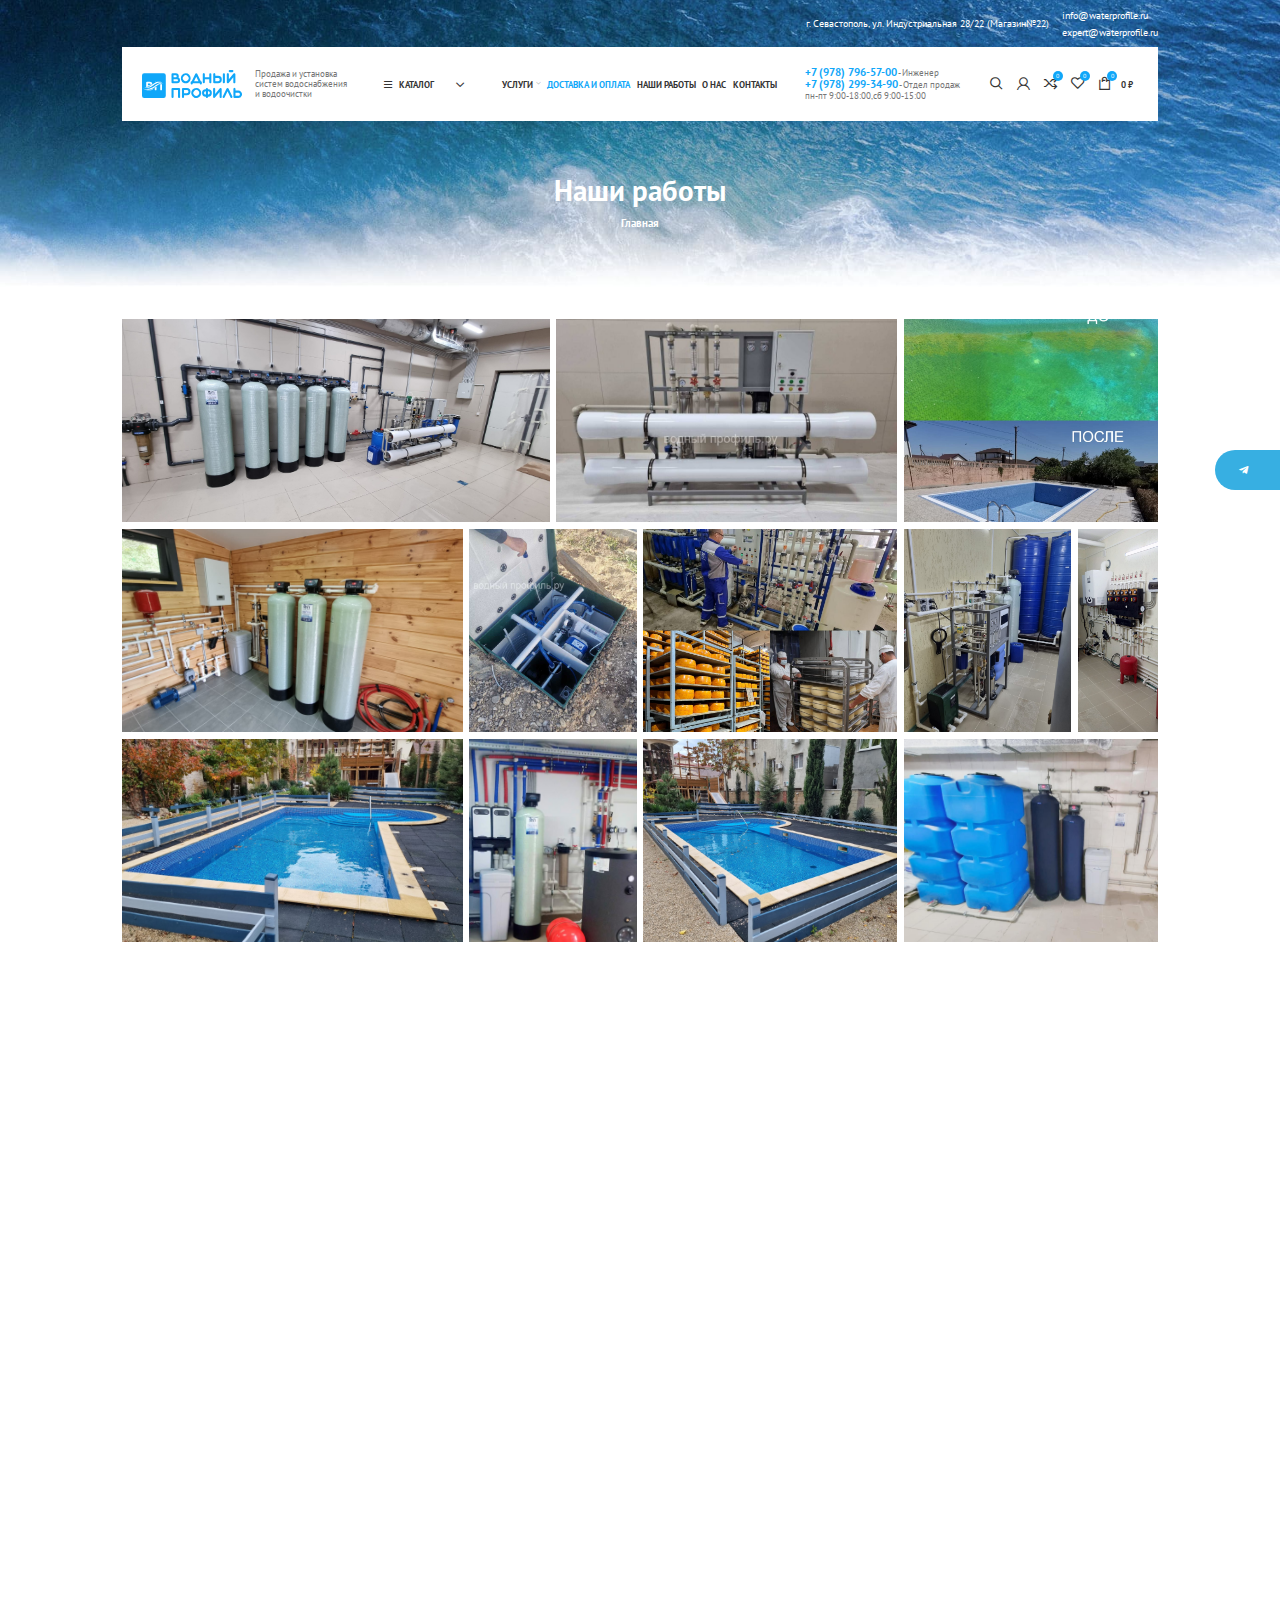
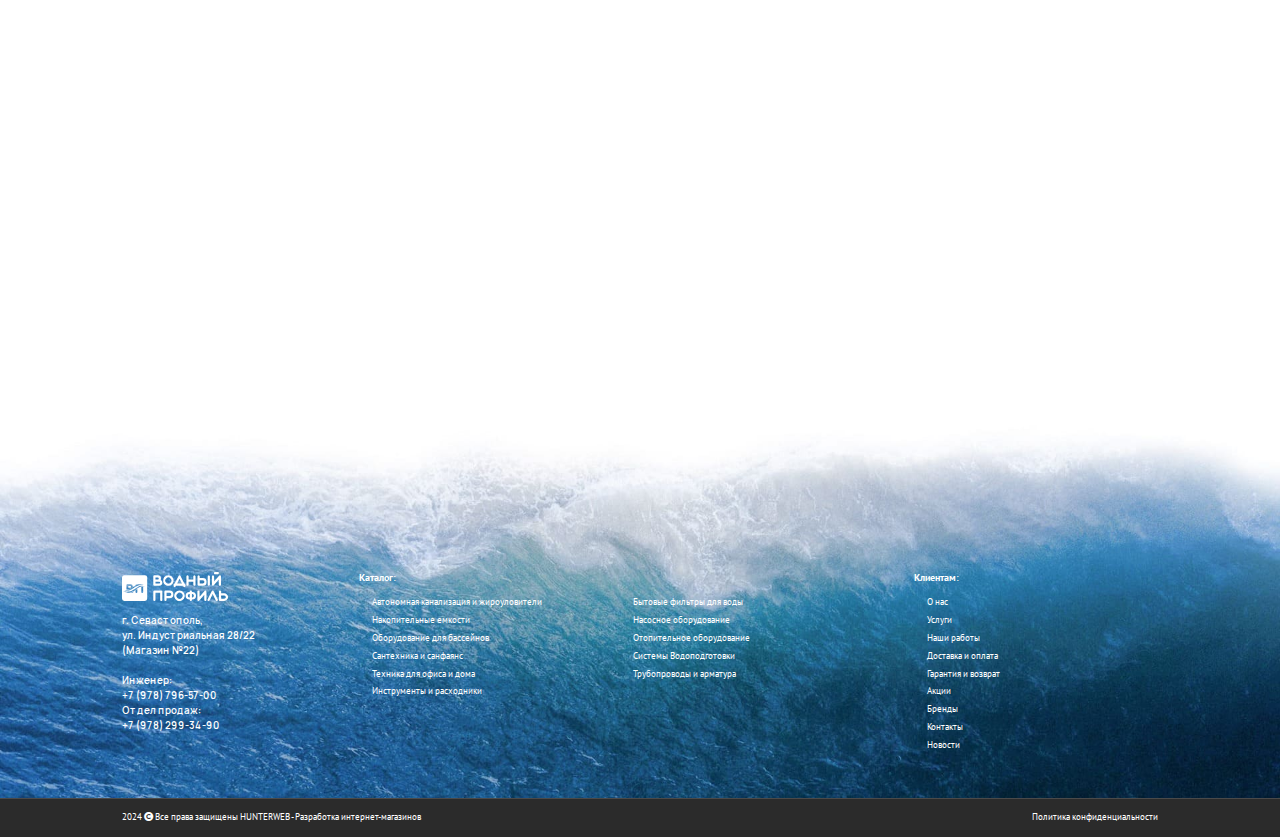
<file: portfolio.html>
<!DOCTYPE html>
<!--[if lt IE 7]><html lang="ru" class="lt-ie9 lt-ie8 lt-ie7"><![endif]-->
<!--[if IE 7]><html lang="ru" class="lt-ie9 lt-ie8"><![endif]-->
<!--[if IE 8]><html lang="ru" class="lt-ie9"><![endif]-->
<!--[if gt IE 8]><!-->
<html lang="ru">
<!--<![endif]-->
<head>
	<meta charset="utf-8" />
	<title>Заголовок</title>
	<meta http-equiv="X-UA-Compatible" content="IE=edge" />
	<meta name="viewport" content="width=device-width, initial-scale=1, maximum-scale=1">
	<meta name="format-detection" content="telephone=no" />
	<link rel="shortcut icon" href="favicon.png" />
	<link rel="stylesheet" href="libs/bootstrap/bootstrap-grid.css" />
	<link rel="stylesheet" href="libs/fontawesome-free-5.12.0-web/css/all.min.css" />
	<link rel="stylesheet" href="libs/fancybox-master/dist/jquery.fancybox.min.css" />
	<link rel="stylesheet" href="libs/slick-1.5.9/slick/slick.css" />
	<link rel="stylesheet" href="libs/slick-1.5.9/slick/slick-theme.css" />
	<link rel="stylesheet" href="libs/ion.rangeSlider-master/css/ion.rangeSlider.min.css" />
	<link rel="stylesheet" href="css/fonts.css?ver=1.9" />
	<link rel="stylesheet" href="css/main.css?ver=1.13" />
	<link rel="stylesheet" href="css/media.css?ver=1.13" />
</head>
<body>

	<div class="wrapper">

		<div class="fixed-buttons">
			<a href="#" target="_blank" class="fixed-buttons__btn">
				<i class="fab fa-telegram-plane"></i>
			</a>
		</div>

		<div class="buttons-mobile">
			<div>
				<a href="#" class="btn-mobile btn-mobile_wishlist">
					<span class="btn-mobile__title">Избранное</span>
					<div class="btn-mobile__value">0</div>
				</a>
			</div>
			<div>
				<a href="#" class="btn-mobile btn-mobile_compare">
					<span class="btn-mobile__title">Сравнить</span>
					<div class="btn-mobile__value">0</div>
				</a>
			</div>
			<div>
				<a href="#" class="btn-mobile btn-mobile_account">
					<span class="btn-mobile__title">Личный кабинет</span>
				</a>
			</div>
			<div>
				<a href="#" class="btn-mobile btn-mobile_basket">
					<span class="btn-mobile__title">Корзина</span>
					<div class="btn-mobile__value">0</div>
				</a>
			</div>
		</div>

		<header class="header">
			<div class="container">
				<div class="header__top">
					<p>г. Севастополь, ул. Индустриальная 28/22 (Магазин№22)</p>
					<div class="header__mails">
						<a href="mailto:info@waterprofile.ru">info@waterprofile.ru</a>
						<a href="mailto:expert@waterprofile.ru">expert@waterprofile.ru</a>
					</div>
				</div>
				<div class="header__main">
					<div class="sandwich"><i class="far fa-bars"></i></div>
					<div class="logo-wrap">
						<a href="#" class="logo">
							<img src="img/logo.svg" alt="alt">
						</a>
						<div class="logo-descr">Продажа и установка систем водоснабжения и водоочистки</div>
					</div>
					<div class="catalog-wrap">
						<div class="btn-catalog">
							<i class="far fa-bars"></i>
							<span>Каталог</span>
							<i class="far fa-chevron-down"></i>
						</div>
						<div class="catalog-dropdown">
							<ul>
								<li class="catalog-dropdown__haschild">
									<a href="#">Автономная канализация и жироуловители</a>
									<ul>
										<li><a href="#">Жироуловители</a></li>
										<li><a href="#">Станции биологической очистки стоков</a></li>
									</ul>
								</li>
								<li class="catalog-dropdown__haschild">
									<a href="#">Бытовые фильтры для воды</a>
									<ul>
										<li><a href="#">Комплектующие для фильтров</a></li>
										<li><a href="#">Магистральные фильтры</a></li>
										<li><a href="#">Проточные системы</a></li>
										<li><a href="#">Системы обратного осмоса</a></li>
										<li><a href="#">Сменные модули и картриджи</a></li>
										<li><a href="#">Фильтры-кувшины</a></li>
									</ul>
								</li>
								<li class="catalog-dropdown__haschild">
									<a href="#">Накопительные емкости</a>
									<ul>
										<li><a href="#">Вертикальные емкости</a></li>
										<li><a href="#">Горизонтальные емкости</a></li>
										<li><a href="#">Емкости для душа и бидоны</a></li>
										<li><a href="#">Поплавки и врезки</a></li>
									</ul>
								</li>
								<li class="catalog-dropdown__haschild">
									<a href="#">Насосное оборудование</a>
									<ul>
										<li><a href="#">Автоматика для насосов</a></li>
										<li><a href="#">Гидроаккумуляторы</a></li>
										<li><a href="#">Дренажные и фекальные насосы</a></li>
										<li><a href="#">Канализационные установки</a></li>
										<li><a href="#">Комплектующие для насосов</a></li>
										<li><a href="#">Поверхностные насосы и станции</a></li>
										<li><a href="#">Скважинные насосы</a></li>
										<li><a href="#">Циркуляционные насосы</a></li>
									</ul>
								</li>
								<li class="catalog-dropdown__haschild">
									<a href="#">Оборудование для бассейнов</a>
									<ul>
										<li><a href="#">Закладные элементы</a></li>
										<li><a href="#">Насосы для бассейна</a></li>
										<li><a href="#">Оборудование для дезинфекции</a></li>
										<li><a href="#">Отделочные материалы</a></li>
										<li><a href="#">ПВХ (клеевые) трубы и фитинги</a></li>
										<li><a href="#">Уход и аксессуары</a></li>
										<li><a href="#">Химия для бассейнов</a></li>
									</ul>
								</li>
								<li class="catalog-dropdown__haschild">
									<a href="#">Отопительное оборудование</a>
									<ul>
										<li><a href="#">Водонагреватели</a></li>
										<li><a href="#">Газовые котлы</a></li>
										<li><a href="#">Запорная и регулирующая арматура</a></li>
										<li><a href="#">КИП (Манометры, термометры)</a></li>
										<li><a href="#">Коллекторы и Шкафы</a></li>
										<li><a href="#">Насосные группы и гидрострелки</a></li>
										<li><a href="#">Радиаторы и конвекторы</a></li>
										<li><a href="#">Расширительные баки и кронштейны</a></li>
										<li><a href="#">Теплый пол</a></li>
										<li><a href="#">Термоизоляция</a></li>
										<li><a href="#">Электрические котлы</a></li>
									</ul>
								</li>
								<li class="catalog-dropdown__haschild">
									<a href="#">Сантехника и санфаянс</a>
									<ul>
										<li><a href="#">Водомеры</a></li>
										<li><a href="#">Сифоны и водосточные трапы</a></li>
										<li><a href="#">Смесители</a></li>
										<li><a href="#">Унитазы, биде, инсталляции</a></li>
									</ul>
								</li>
								<li class="catalog-dropdown__haschild">
									<a href="#">Системы Водоподготовки</a>
									<ul>
										<li><a href="#">Промышленные системы обратного осмоса</a></li>
										<li><a href="#">Мешочные и дисковые фильтры</a></li>
										<li><a href="#">Системы умягчения воды</a></li>
										<li><a href="#">Сорбционные/угольные фильтры</a></li>
										<li><a href="#">УФ обеззараживатели</a></li>
										<li><a href="#">Фильтрующие загрузки и реагенты</a></li>
									</ul>
								</li>
								<li class="catalog-dropdown__haschild">
									<a href="#">Техника для офиса и дома</a>
									<ul>
										<li><a href="#">Системы защиты от протечек</a></li>
									</ul>
								</li>
								<li class="catalog-dropdown__haschild">
									<a href="#">Трубопроводы и арматура</a>
									<ul>
										<li><a href="#">Канализация</a></li>
										<li><a href="#">Краны приборные</a></li>
										<li><a href="#">Краны шаровые</a></li>
										<li><a href="#">Резьбовой фитинг</a></li>
										<li><a href="#">Труба и фитинги PP-R</a></li>
										<li><a href="#">Труба и фитинги ПНД</a></li>
										<li><a href="#">Электромагнитные клапаны</a></li>
									</ul>
								</li>
								<li class="catalog-dropdown__haschild">
									<a href="#">Электрооборудование</a>
									<ul>
										<li><a href="#">Кабель, провод, гофра</a></li>
										<li><a href="#">Модульное оборудование</a></li>
										<li><a href="#">Расходники для электромонтажа</a></li>
										<li><a href="#">Релейное оборудование</a></li>
										<li><a href="#">Розетки, выключатели, вилки</a></li>
										<li><a href="#">Светосигнальная арматура</a></li>
										<li><a href="#">Шкафы, боксы</a></li>
									</ul>
								</li>
								<li><a href="#">Инструменты и расходники</a></li>
							</ul>
						</div>
					</div>
					<ul class="menu">
						<li class="menu__haschild">
							<a href="#">Услуги</a>
							<div class="menu__dropdown">
								<ul>
									<li><a href="#">Подбор и монтаж всех видов отопительного оборудования</a></li>
									<li><a href="#">Монтаж насосного оборудования</a></li>
									<li><a href="#">Монтаж и обслуживание оборудования для бассейна</a></li>
									<li><a href="#">Проектирование и монтаж систем водоочистки любой производительности</a></li>
									<li><a href="#">Монтаж систем водоснабжения</a></li>
									<li><a href="#">Монтаж теплых полов</a></li>
									<li><a href="#">Подбор и монтаж станций биологической очистки</a></li>
									<li><a href="#">Обслуживание станций биологической очистки</a></li>
									<li><a href="#">Установка и обслуживание фильтров для воды</a></li>
									<li><a href="#">Бесплатный экспресс-анализ воды</a></li>
									<li><a href="#">Монтаж накопительных емкостей</a></li>
									<li><a href="#">Монтаж гелиосистем и тепловых насосов</a></li>
									<li><a href="#">Стыковая и электромуфтовая сварка ПНД труб любой сложности</a></li>
								</ul>
							</div>
						</li>
						<li class="active"><a href="#">Доставка и оплата</a></li>
						<li><a href="#">Наши работы</a></li>
						<li><a href="#">О нас</a></li>
						<li><a href="#">Контакты</a></li>
					</ul>
					<div class="header__contacts">
						<p><a href="tel:+79787965700">+7 (978) 796-57-00</a> - Инженер</p>
						<p><a href="tel:+79782993490">+7 (978) 299-34-90</a> - Отдел продаж</p>
						<p>пн-пт 9:00-18:00,сб 9:00-15:00</p>
					</div>
					<div class="header__buttons">
						<a href="#" class="btn-header btn-header_search">
							<span class="btn-header__icon"></span>
						</a>
						<a href="#" class="btn-header btn-header_user">
							<span class="btn-header__icon"></span>
						</a>
						<a href="#" class="btn-header btn-header_compare">
							<span class="btn-header__icon">
								<span class="btn-header__value">0</span>
							</span>
						</a>
						<a href="#" class="btn-header btn-header_favorites">
							<span class="btn-header__icon">
								<span class="btn-header__value">0</span>
							</span>
						</a>
						<a href="#" class="btn-header btn-header_basket">
							<span class="btn-header__icon">
								<span class="btn-header__value">0</span>
							</span>
							<div class="btn-header__text">0 ₽</div>
						</a>
					</div>
				</div>
			</div>
			<div class="menu-mobile">
				<div class="search-mobile">
					<form>
						<input type="text" placeholder="Поиск по товарам" required="required">
						<button class="search-mobile__button"></button>
					</form>
				</div>
				<ul class="tabs-menu">
					<li class="active"><a href="#tab_menu1">Меню</a></li>
					<li><a href="#tab_menu2">Категории</a></li>
				</ul>
				<div class="tab-container-menu">
					<div class="tab-pane-menu" id="tab_menu1">
						<ul class="menu-list">
							<li class="menu-list__haschild">
								<a href="#">Услуги</a>
								<span class="menu-list__open"><i class="far fa-chevron-right"></i></span>
								<ul>
									<li><a href="#">Подбор и монтаж всех видов отопительного оборудования</a></li>
									<li><a href="#">Монтаж насосного оборудования</a></li>
									<li><a href="#">Монтаж и обслуживание оборудования для бассейна</a></li>
									<li><a href="#">Проектирование и монтаж систем водоочистки любой производительности</a></li>
									<li><a href="#">Монтаж систем водоснабжения</a></li>
									<li><a href="#">Монтаж теплых полов</a></li>
									<li><a href="#">Подбор и монтаж станций биологической очистки</a></li>
									<li><a href="#">Обслуживание станций биологической очистки</a></li>
									<li><a href="#">Установка и обслуживание фильтров для воды</a></li>
									<li><a href="#">Бесплатный экспресс-анализ воды</a></li>
									<li><a href="#">Монтаж накопительных емкостей</a></li>
									<li><a href="#">Монтаж гелиосистем и тепловых насосов</a></li>
									<li><a href="#">Стыковая и электромуфтовая сварка ПНД труб любой сложности</a></li>
								</ul>
							</li>
							<li class="active"><a href="#">Доставка и оплата</a></li>
							<li><a href="#">Наши работы</a></li>
							<li><a href="#">О нас</a></li>
							<li><a href="#">Контакты</a></li>
							<li class="menu-list__wishlist"><a href="#">Избранное </a></li>
							<li class="menu-list__compare"><a href="#">Сравнить</a></li>
							<li class="menu-list__user"><a href="#">Войти / Зарегистрироваться</a></li>
						</ul>
					</div>
					<div class="tab-pane-menu" id="tab_menu2">
						<ul class="menu-list">
							<li class="menu-list__haschild">
								<a href="#">Автономная канализация и жироуловители</a>
								<span class="menu-list__open"><i class="far fa-chevron-right"></i></span>
								<ul>
									<li><a href="#">Жироуловители</a></li>
									<li><a href="#">Станции биологической очистки стоков</a></li>
								</ul>
							</li>
							<li class="menu-list__haschild">
								<a href="#">Бытовые фильтры для воды</a>
								<span class="menu-list__open"><i class="far fa-chevron-right"></i></span>
								<ul>
									<li><a href="#">Комплектующие для фильтров</a></li>
									<li><a href="#">Магистральные фильтры</a></li>
									<li><a href="#">Проточные системы</a></li>
									<li><a href="#">Системы обратного осмоса</a></li>
									<li><a href="#">Сменные модули и картриджи</a></li>
									<li><a href="#">Фильтры-кувшины</a></li>
								</ul>
							</li>
							<li class="menu-list__haschild">
								<a href="#">Накопительные емкости</a>
								<span class="menu-list__open"><i class="far fa-chevron-right"></i></span>
								<ul>
									<li><a href="#">Вертикальные емкости</a></li>
									<li><a href="#">Горизонтальные емкости</a></li>
									<li><a href="#">Емкости для душа и бидоны</a></li>
									<li><a href="#">Поплавки и врезки</a></li>
								</ul>
							</li>
							<li class="menu-list__haschild">
								<a href="#">Насосное оборудование</a>
								<span class="menu-list__open"><i class="far fa-chevron-right"></i></span>
								<ul>
									<li><a href="#">Автоматика для насосов</a></li>
									<li><a href="#">Гидроаккумуляторы</a></li>
									<li><a href="#">Дренажные и фекальные насосы</a></li>
									<li><a href="#">Канализационные установки</a></li>
									<li><a href="#">Комплектующие для насосов</a></li>
									<li><a href="#">Поверхностные насосы и станции</a></li>
									<li><a href="#">Скважинные насосы</a></li>
									<li><a href="#">Циркуляционные насосы</a></li>
								</ul>
							</li>
							<li class="menu-list__haschild">
								<a href="#">Оборудование для бассейнов</a>
								<span class="menu-list__open"><i class="far fa-chevron-right"></i></span>
								<ul>
									<li><a href="#">Закладные элементы</a></li>
									<li><a href="#">Насосы для бассейна</a></li>
									<li><a href="#">Оборудование для дезинфекции</a></li>
									<li><a href="#">Отделочные материалы</a></li>
									<li><a href="#">ПВХ (клеевые) трубы и фитинги</a></li>
									<li><a href="#">Уход и аксессуары</a></li>
									<li><a href="#">Химия для бассейнов</a></li>
								</ul>
							</li>
							<li class="menu-list__haschild">
								<a href="#">Отопительное оборудование</a>
								<span class="menu-list__open"><i class="far fa-chevron-right"></i></span>
								<ul>
									<li><a href="#">Водонагреватели</a></li>
									<li><a href="#">Газовые котлы</a></li>
									<li><a href="#">Запорная и регулирующая арматура</a></li>
									<li><a href="#">КИП (Манометры, термометры)</a></li>
									<li><a href="#">Коллекторы и Шкафы</a></li>
									<li><a href="#">Насосные группы и гидрострелки</a></li>
									<li><a href="#">Радиаторы и конвекторы</a></li>
									<li><a href="#">Расширительные баки и кронштейны</a></li>
									<li><a href="#">Теплый пол</a></li>
									<li><a href="#">Термоизоляция</a></li>
									<li><a href="#">Электрические котлы</a></li>
								</ul>
							</li>
							<li class="menu-list__haschild">
								<a href="#">Сантехника и санфаянс</a>
								<span class="menu-list__open"><i class="far fa-chevron-right"></i></span>
								<ul>
									<li><a href="#">Водомеры</a></li>
									<li><a href="#">Сифоны и водосточные трапы</a></li>
									<li><a href="#">Смесители</a></li>
									<li><a href="#">Унитазы, биде, инсталляции</a></li>
								</ul>
							</li>
							<li class="menu-list__haschild">
								<a href="#">Системы Водоподготовки</a>
								<span class="menu-list__open"><i class="far fa-chevron-right"></i></span>
								<ul>
									<li><a href="#">Промышленные системы обратного осмоса</a></li>
									<li><a href="#">Мешочные и дисковые фильтры</a></li>
									<li><a href="#">Системы умягчения воды</a></li>
									<li><a href="#">Сорбционные/угольные фильтры</a></li>
									<li><a href="#">УФ обеззараживатели</a></li>
									<li><a href="#">Фильтрующие загрузки и реагенты</a></li>
								</ul>
							</li>
							<li class="menu-list__haschild">
								<a href="#">Техника для офиса и дома</a>
								<span class="menu-list__open"><i class="far fa-chevron-right"></i></span>
								<ul>
									<li><a href="#">Системы защиты от протечек</a></li>
								</ul>
							</li>
							<li class="menu-list__haschild">
								<a href="#">Трубопроводы и арматура</a>
								<span class="menu-list__open"><i class="far fa-chevron-right"></i></span>
								<ul>
									<li><a href="#">Канализация</a></li>
									<li><a href="#">Краны приборные</a></li>
									<li><a href="#">Краны шаровые</a></li>
									<li><a href="#">Резьбовой фитинг</a></li>
									<li><a href="#">Труба и фитинги PP-R</a></li>
									<li><a href="#">Труба и фитинги ПНД</a></li>
									<li><a href="#">Электромагнитные клапаны</a></li>
								</ul>
							</li>
							<li class="menu-list__haschild">
								<a href="#">Электрооборудование</a>
								<span class="menu-list__open"><i class="far fa-chevron-right"></i></span>
								<ul>
									<li><a href="#">Кабель, провод, гофра</a></li>
									<li><a href="#">Модульное оборудование</a></li>
									<li><a href="#">Расходники для электромонтажа</a></li>
									<li><a href="#">Релейное оборудование</a></li>
									<li><a href="#">Розетки, выключатели, вилки</a></li>
									<li><a href="#">Светосигнальная арматура</a></li>
									<li><a href="#">Шкафы, боксы</a></li>
								</ul>
							</li>
							<li><a href="#">Инструменты и расходники</a></li>
						</ul>
					</div>
				</div>
			</div>
			<div class="menu-overlay"></div>
		</header>

		<section class="billbord-page">
			<div class="container">
				<h1 class="title-page">Наши работы</h1>
				<ul class="breadcrumbs">
					<li><a href="#">Главная</a></li>
				</ul>
			</div>
		</section>

		<section class="page-portfolio">
			<div class="container">
				<div class="row row_portfolio">
					<div class="col-lg-5">
						<a href="img/page_portfolio1.jpg" class="item-portfolio fancybox" data-fancybox="portfolio">
							<span class="item-portfolio__content">Монтаж станции очистки воды для нужд ресторанного комплекса</span>
							<span class="item-portfolio__image">
								<img src="img/page_portfolio1.jpg" alt="alt">
							</span>
						</a>
					</div>
					<div class="col-lg-4">
						<a href="img/page_portfolio2.jpg" class="item-portfolio fancybox" data-fancybox="portfolio">
							<span class="item-portfolio__content">Монтаж станции очистки воды для нужд ресторанного комплекса</span>
							<span class="item-portfolio__image">
								<img src="img/page_portfolio2.jpg" alt="alt">
							</span>
						</a>
					</div>
					<div class="col-lg-3">
						<a href="img/page_portfolio3.jpg" class="item-portfolio fancybox" data-fancybox="portfolio">
							<span class="item-portfolio__content">Монтаж станции очистки воды для нужд ресторанного комплекса</span>
							<span class="item-portfolio__image">
								<img src="img/page_portfolio3.jpg" alt="alt">
							</span>
						</a>
					</div>
					<div class="col-lg-4">
						<a href="img/page_portfolio4.jpg" class="item-portfolio fancybox" data-fancybox="portfolio">
							<span class="item-portfolio__content">Монтаж станции очистки воды для нужд ресторанного комплекса</span>
							<span class="item-portfolio__image">
								<img src="img/page_portfolio4.jpg" alt="alt">
							</span>
						</a>
					</div>
					<div class="col-lg-2">
						<a href="img/page_portfolio5.jpg" class="item-portfolio fancybox" data-fancybox="portfolio">
							<span class="item-portfolio__content">Монтаж станции очистки воды для нужд ресторанного комплекса</span>
							<span class="item-portfolio__image">
								<img src="img/page_portfolio5.jpg" alt="alt">
							</span>
						</a>
					</div>
					<div class="col-lg-3">
						<a href="img/page_portfolio6.jpg" class="item-portfolio fancybox" data-fancybox="portfolio">
							<span class="item-portfolio__content">Монтаж станции очистки воды для нужд ресторанного комплекса</span>
							<span class="item-portfolio__image">
								<img src="img/page_portfolio6.jpg" alt="alt">
							</span>
						</a>
					</div>
					<div class="col-lg-2">
						<a href="img/page_portfolio7.jpg" class="item-portfolio fancybox" data-fancybox="portfolio">
							<span class="item-portfolio__content">Монтаж станции очистки воды для нужд ресторанного комплекса</span>
							<span class="item-portfolio__image">
								<img src="img/page_portfolio7.jpg" alt="alt">
							</span>
						</a>
					</div>
					<div class="col-lg-1">
						<a href="img/page_portfolio8.jpg" class="item-portfolio fancybox" data-fancybox="portfolio">
							<span class="item-portfolio__content">Монтаж станции очистки воды для нужд ресторанного комплекса</span>
							<span class="item-portfolio__image">
								<img src="img/page_portfolio8.jpg" alt="alt">
							</span>
						</a>
					</div>
					<div class="col-lg-4">
						<a href="img/page_portfolio9.jpg" class="item-portfolio fancybox" data-fancybox="portfolio">
							<span class="item-portfolio__content">Монтаж станции очистки воды для нужд ресторанного комплекса</span>
							<span class="item-portfolio__image">
								<img src="img/page_portfolio9.jpg" alt="alt">
							</span>
						</a>
					</div>
					<div class="col-lg-2">
						<a href="img/page_portfolio10.jpg" class="item-portfolio fancybox" data-fancybox="portfolio">
							<span class="item-portfolio__content">Монтаж станции очистки воды для нужд ресторанного комплекса</span>
							<span class="item-portfolio__image">
								<img src="img/page_portfolio10.jpg" alt="alt">
							</span>
						</a>
					</div>
					<div class="col-lg-3">
						<a href="img/page_portfolio11.jpg" class="item-portfolio fancybox" data-fancybox="portfolio">
							<span class="item-portfolio__content">Монтаж станции очистки воды для нужд ресторанного комплекса</span>
							<span class="item-portfolio__image">
								<img src="img/page_portfolio11.jpg" alt="alt">
							</span>
						</a>
					</div>
					<div class="col-lg-3">
						<a href="img/page_portfolio12.jpg" class="item-portfolio fancybox" data-fancybox="portfolio">
							<span class="item-portfolio__content">Монтаж станции очистки воды для нужд ресторанного комплекса</span>
							<span class="item-portfolio__image">
								<img src="img/page_portfolio12.jpg" alt="alt">
							</span>
						</a>
					</div>
					<div class="col-lg-2">
						<a href="img/page_portfolio13.jpg" class="item-portfolio fancybox" data-fancybox="portfolio">
							<span class="item-portfolio__content">Монтаж станции очистки воды для нужд ресторанного комплекса</span>
							<span class="item-portfolio__image">
								<img src="img/page_portfolio13.jpg" alt="alt">
							</span>
						</a>
					</div>
					<div class="col-lg-2">
						<a href="img/page_portfolio14.jpg" class="item-portfolio fancybox" data-fancybox="portfolio">
							<span class="item-portfolio__content">Монтаж станции очистки воды для нужд ресторанного комплекса</span>
							<span class="item-portfolio__image">
								<img src="img/page_portfolio14.jpg" alt="alt">
							</span>
						</a>
					</div>
					<div class="col-lg-2">
						<a href="img/page_portfolio15.jpg" class="item-portfolio fancybox" data-fancybox="portfolio">
							<span class="item-portfolio__content">Монтаж станции очистки воды для нужд ресторанного комплекса</span>
							<span class="item-portfolio__image">
								<img src="img/page_portfolio15.jpg" alt="alt">
							</span>
						</a>
					</div>
					<div class="col-lg-2">
						<a href="img/page_portfolio16.jpg" class="item-portfolio fancybox" data-fancybox="portfolio">
							<span class="item-portfolio__content">Монтаж станции очистки воды для нужд ресторанного комплекса</span>
							<span class="item-portfolio__image">
								<img src="img/page_portfolio16.jpg" alt="alt">
							</span>
						</a>
					</div>
					<div class="col-lg-2">
						<a href="img/page_portfolio17.jpg" class="item-portfolio fancybox" data-fancybox="portfolio">
							<span class="item-portfolio__content">Монтаж станции очистки воды для нужд ресторанного комплекса</span>
							<span class="item-portfolio__image">
								<img src="img/page_portfolio17.jpg" alt="alt">
							</span>
						</a>
					</div>
					<div class="col-lg-2">
						<a href="img/page_portfolio18.jpg" class="item-portfolio fancybox" data-fancybox="portfolio">
							<span class="item-portfolio__content">Монтаж станции очистки воды для нужд ресторанного комплекса</span>
							<span class="item-portfolio__image">
								<img src="img/page_portfolio18.jpg" alt="alt">
							</span>
						</a>
					</div>
					<div class="col-lg-5">
						<a href="img/page_portfolio1.jpg" class="item-portfolio fancybox" data-fancybox="portfolio">
							<span class="item-portfolio__content">Монтаж станции очистки воды для нужд ресторанного комплекса</span>
							<span class="item-portfolio__image">
								<img src="img/page_portfolio1.jpg" alt="alt">
							</span>
						</a>
					</div>
					<div class="col-lg-4">
						<a href="img/page_portfolio2.jpg" class="item-portfolio fancybox" data-fancybox="portfolio">
							<span class="item-portfolio__content">Монтаж станции очистки воды для нужд ресторанного комплекса</span>
							<span class="item-portfolio__image">
								<img src="img/page_portfolio2.jpg" alt="alt">
							</span>
						</a>
					</div>
					<div class="col-lg-3">
						<a href="img/page_portfolio3.jpg" class="item-portfolio fancybox" data-fancybox="portfolio">
							<span class="item-portfolio__content">Монтаж станции очистки воды для нужд ресторанного комплекса</span>
							<span class="item-portfolio__image">
								<img src="img/page_portfolio3.jpg" alt="alt">
							</span>
						</a>
					</div>
					<div class="col-lg-4">
						<a href="img/page_portfolio4.jpg" class="item-portfolio fancybox" data-fancybox="portfolio">
							<span class="item-portfolio__content">Монтаж станции очистки воды для нужд ресторанного комплекса</span>
							<span class="item-portfolio__image">
								<img src="img/page_portfolio4.jpg" alt="alt">
							</span>
						</a>
					</div>
					<div class="col-lg-2">
						<a href="img/page_portfolio5.jpg" class="item-portfolio fancybox" data-fancybox="portfolio">
							<span class="item-portfolio__content">Монтаж станции очистки воды для нужд ресторанного комплекса</span>
							<span class="item-portfolio__image">
								<img src="img/page_portfolio5.jpg" alt="alt">
							</span>
						</a>
					</div>
					<div class="col-lg-3">
						<a href="img/page_portfolio6.jpg" class="item-portfolio fancybox" data-fancybox="portfolio">
							<span class="item-portfolio__content">Монтаж станции очистки воды для нужд ресторанного комплекса</span>
							<span class="item-portfolio__image">
								<img src="img/page_portfolio6.jpg" alt="alt">
							</span>
						</a>
					</div>
					<div class="col-lg-2">
						<a href="img/page_portfolio7.jpg" class="item-portfolio fancybox" data-fancybox="portfolio">
							<span class="item-portfolio__content">Монтаж станции очистки воды для нужд ресторанного комплекса</span>
							<span class="item-portfolio__image">
								<img src="img/page_portfolio7.jpg" alt="alt">
							</span>
						</a>
					</div>
					<div class="col-lg-1">
						<a href="img/page_portfolio8.jpg" class="item-portfolio fancybox" data-fancybox="portfolio">
							<span class="item-portfolio__content">Монтаж станции очистки воды для нужд ресторанного комплекса</span>
							<span class="item-portfolio__image">
								<img src="img/page_portfolio8.jpg" alt="alt">
							</span>
						</a>
					</div>
					<div class="col-lg-4">
						<a href="img/page_portfolio9.jpg" class="item-portfolio fancybox" data-fancybox="portfolio">
							<span class="item-portfolio__content">Монтаж станции очистки воды для нужд ресторанного комплекса</span>
							<span class="item-portfolio__image">
								<img src="img/page_portfolio9.jpg" alt="alt">
							</span>
						</a>
					</div>
					<div class="col-lg-2">
						<a href="img/page_portfolio10.jpg" class="item-portfolio fancybox" data-fancybox="portfolio">
							<span class="item-portfolio__content">Монтаж станции очистки воды для нужд ресторанного комплекса</span>
							<span class="item-portfolio__image">
								<img src="img/page_portfolio10.jpg" alt="alt">
							</span>
						</a>
					</div>
					<div class="col-lg-3">
						<a href="img/page_portfolio11.jpg" class="item-portfolio fancybox" data-fancybox="portfolio">
							<span class="item-portfolio__content">Монтаж станции очистки воды для нужд ресторанного комплекса</span>
							<span class="item-portfolio__image">
								<img src="img/page_portfolio11.jpg" alt="alt">
							</span>
						</a>
					</div>
					<div class="col-lg-3">
						<a href="img/page_portfolio12.jpg" class="item-portfolio fancybox" data-fancybox="portfolio">
							<span class="item-portfolio__content">Монтаж станции очистки воды для нужд ресторанного комплекса</span>
							<span class="item-portfolio__image">
								<img src="img/page_portfolio12.jpg" alt="alt">
							</span>
						</a>
					</div>
					<div class="col-lg-2">
						<a href="img/page_portfolio13.jpg" class="item-portfolio fancybox" data-fancybox="portfolio">
							<span class="item-portfolio__content">Монтаж станции очистки воды для нужд ресторанного комплекса</span>
							<span class="item-portfolio__image">
								<img src="img/page_portfolio13.jpg" alt="alt">
							</span>
						</a>
					</div>
					<div class="col-lg-2">
						<a href="img/page_portfolio14.jpg" class="item-portfolio fancybox" data-fancybox="portfolio">
							<span class="item-portfolio__content">Монтаж станции очистки воды для нужд ресторанного комплекса</span>
							<span class="item-portfolio__image">
								<img src="img/page_portfolio14.jpg" alt="alt">
							</span>
						</a>
					</div>
					<div class="col-lg-2">
						<a href="img/page_portfolio15.jpg" class="item-portfolio fancybox" data-fancybox="portfolio">
							<span class="item-portfolio__content">Монтаж станции очистки воды для нужд ресторанного комплекса</span>
							<span class="item-portfolio__image">
								<img src="img/page_portfolio15.jpg" alt="alt">
							</span>
						</a>
					</div>
					<div class="col-lg-2">
						<a href="img/page_portfolio16.jpg" class="item-portfolio fancybox" data-fancybox="portfolio">
							<span class="item-portfolio__content">Монтаж станции очистки воды для нужд ресторанного комплекса</span>
							<span class="item-portfolio__image">
								<img src="img/page_portfolio16.jpg" alt="alt">
							</span>
						</a>
					</div>
					<div class="col-lg-2">
						<a href="img/page_portfolio17.jpg" class="item-portfolio fancybox" data-fancybox="portfolio">
							<span class="item-portfolio__content">Монтаж станции очистки воды для нужд ресторанного комплекса</span>
							<span class="item-portfolio__image">
								<img src="img/page_portfolio17.jpg" alt="alt">
							</span>
						</a>
					</div>
					<div class="col-lg-2">
						<a href="img/page_portfolio18.jpg" class="item-portfolio fancybox" data-fancybox="portfolio">
							<span class="item-portfolio__content">Монтаж станции очистки воды для нужд ресторанного комплекса</span>
							<span class="item-portfolio__image">
								<img src="img/page_portfolio18.jpg" alt="alt">
							</span>
						</a>
					</div>
				</div>
			</div>
		</section>

		<footer class="footer">
			<div class="container">
				<div class="row">
					<div class="col-lg-3">
						<a href="#" class="logo">
							<img src="img/logo2.svg" alt="alt">
						</a>
						<div class="footer__contacts">
							<p>г. Севастополь,</p>
							<p>ул. Индустриальная 28/22</p>
							<p>(Магазин №22)</p>
							<br>
							<p>Инженер:</p>
							<p><a href="tel:+79787965700">+7 (978) 796-57-00</a></p>
							<p>Отдел продаж:</p>
							<p><a href="tel:+79782993490">+7 (978) 299-34-90</a></p>
						</div>
					</div>
					<div class="col-lg-6">
						<div class="footer__center">
							<div class="footer__title">Каталог:</div>
							<ul class="footer__nav footer__nav_columns">
								<li><a href="#">Автономная канализация и жироуловители</a></li>
								<li><a href="#">Бытовые фильтры для воды</a></li>
								<li><a href="#">Накопительные емкости</a></li>
								<li><a href="#">Насосное оборудование</a></li>
								<li><a href="#">Оборудование для бассейнов</a></li>
								<li><a href="#">Отопительное оборудование</a></li>
								<li><a href="#">Сантехника и санфаянс</a></li>
								<li><a href="#">Системы Водоподготовки</a></li>
								<li><a href="#">Техника для офиса и дома</a></li>
								<li><a href="#">Трубопроводы и арматура</a></li>
								<li><a href="#">Инструменты и расходники</a></li>
							</ul>
						</div>
					</div>
					<div class="col-lg-3">
						<div class="footer__title">Клиентам:</div>
						<ul class="footer__nav">
							<li><a href="#">О нас</a></li>
							<li><a href="#">Услуги</a></li>
							<li><a href="#">Наши работы</a></li>
							<li><a href="#">Доставка и оплата</a></li>
							<li><a href="#">Гарантия и возврат</a></li>
							<li><a href="#">Акции</a></li>
							<li><a href="#">Бренды</a></li>
							<li><a href="#">Контакты</a></li>
							<li><a href="#">Новости</a></li>
						</ul>
					</div>
				</div>
			</div>
			<div class="footer__bottom">
				<div class="container">
					<div class="footer__line">
						<p>2024 <i class="fa fa-copyright"></i> Все права защищены <a href="#">HUNTERWEB - Разработка интернет-магазинов</a></p>
						<a href="#">Политика конфиденциальности</a>
					</div>
				</div>
			</div>
		</footer>
		
	</div>

	<div id="callback" class="modal-block">
		<div class="modal-wrap">
			<div class="modal-icons">
				<i aria-hidden="true" class="fas fa-circle"></i>
				<i aria-hidden="true" class="fas fa-square-full"></i>
				<i aria-hidden="true" class="fas fa-square-full"></i>
			</div>
			<div class="title-modal">Заказать обратный звонок</div>
			<form>
				<div class="item-form item-form_block">
					<input type="text" placeholder="Ваше имя" required="required">
				</div>
				<div class="item-form item-form_block">
					<input type="tel" placeholder="Ваш телефон" class="input-phone" inputmode="numeric" required="required">
				</div>
				<input type="submit" class="btn-main btn-main_block" value="Отправить">
			</form>
		</div>
	</div>

	<div id="quick-order" class="modal-block">
		<div class="modal-quick">
			<div class="modal-quick__title">Купить в один клик</div>
			<div class="table-quick">
				<table>
					<thead>
						<tr>
							<th>Название</th>
							<th>Цена</th>
							<th>Изображение</th>
						</tr>
					</thead>
					<tbody>
						<tr>
							<td>Автономная канализация для высокого УГВ Евролос Грунт 3</td>
							<td><div class="price-main">168 700 ₽</div></td>
							<td>
								<div class="image-td">
									<img src="img/td1.png" alt="alt">
								</div>
							</td>
						</tr>
					</tbody>
				</table>
			</div>
			<form>
				<div class="item-form">
					<input type="text" placeholder="Ваше имя" required="required">
				</div>
				<div class="item-form">
					<input type="tel" placeholder="Ваш телефон" class="input-phone" inputmode="numeric" required="required">
					<div class="item-form__descr">Формат +7 XXX XXX XX XX</div>
				</div>
				<div class="item-form">
					<input type="email" placeholder="Ваш Email">
				</div>
				<div class="item-form">
					<textarea placeholder="Комментарий к заказу"></textarea>
				</div>
				<div class="checkbox-main">
					<label>
						<input type="checkbox" required="required" />
						<span>Я согласен на обработку <a href="#"><a href="/privacy-policy/">персональных данных</a></a></span>
					</label>
				</div>
				<div class="quick-quantity">
					<div class="quick-quantity__title">Количество</div>
					<input type="number" value="1">
				</div>
				<div class="quick-button">
					<input type="submit" class="btn-main" value="Заказать">
				</div>
			</form>
		</div>
	</div>

	<div id="quick-view" class="modal-block">
		<div class="modal-view">
			<div class="row">
				<div class="col-lg-6 col-slider-view">
					<ul class="slider-view">
						<li>
							<div class="slider-view__item">
								<img src="img/slide_for1.png" alt="alt">
							</div>
						</li>
						<li>
							<div class="slider-view__item">
								<img src="img/slide_for2.jpg" alt="alt">
							</div>
						</li>
					</ul>
					<a href="#" class="btn-main">Посмотреть детали</a>
				</div>
				<div class="col-lg-6 col-view">
					<div class="content-view">
						<h2 class="title-card"><a href="#">Автономная канализация для высокого УГВ Евролос Грунт 3</a></h2>
						<div class="price-main price-main_card">168 700₽</div>
						<br>
						<div class="card-descrpition">
							<p>На основе септика Евролос ГРУНТ 3 можно построить канализационное очистное сооружение для очистки хозяйственно-бытовых сточных вод от отдельно стоящих индивидуальных домов, имеющих высокую степень благоустройства, либо домов, расположенных в населенных пунктах при отсутствии централизованных систем водоотведения.</p>
							<p class="card-descrpition__title"><strong>Характеристики:</strong></p>
							<ul>
								<li>Кол-во пользователей: 2-3 человека;</li>
								<li>Кол-во приборов: 2 крана, 1 туалет;</li>
								<li>Производительность до 0,6 м3 в сутки.</li>
							</ul>
						</div>
						<div class="subitle-card">под заказ</div>
						<div class="card-actions">
							<div class="quantity">
								<div class="quantity-button quantity-down">–</div>
								<input type="number" min="1" step="1" value="1">
								<div class="quantity-button quantity-up">+</div>
							</div>
							<button class="btn-main btn-main_page">В корзину</button>
							<a href="#quick-order" class="btn-main btn-main_page fancybox">Купить в один клик</a>
							<a href="#" class="btn-main btn-main_wp"><svg enable-background="new 0 0 90 90" version="1.1" viewBox="0 0 90 90" xml:space="preserve" xmlns="http://www.w3.org/2000/svg"><path d="m90 43.841c0 24.213-19.779 43.841-44.182 43.841-7.747 0-15.025-1.98-21.357-5.455l-24.461 7.773 7.975-23.522c-4.023-6.606-6.34-14.354-6.34-22.637 0-24.213 19.781-43.841 44.183-43.841 24.405 0 44.182 19.628 44.182 43.841zm-44.182-36.859c-20.484 0-37.146 16.535-37.146 36.859 0 8.065 2.629 15.534 7.076 21.61l-4.641 13.689 14.275-4.537c5.865 3.851 12.891 6.097 20.437 6.097 20.481 0 37.146-16.533 37.146-36.857s-16.664-36.861-37.147-36.861zm22.311 46.956c-0.273-0.447-0.994-0.717-2.076-1.254-1.084-0.537-6.41-3.138-7.4-3.495-0.993-0.358-1.717-0.538-2.438 0.537-0.721 1.076-2.797 3.495-3.43 4.212-0.632 0.719-1.263 0.809-2.347 0.271-1.082-0.537-4.571-1.673-8.708-5.333-3.219-2.848-5.393-6.364-6.025-7.441-0.631-1.075-0.066-1.656 0.475-2.191 0.488-0.482 1.084-1.255 1.625-1.882 0.543-0.628 0.723-1.075 1.082-1.793 0.363-0.717 0.182-1.344-0.09-1.883-0.27-0.537-2.438-5.825-3.34-7.977-0.902-2.15-1.803-1.792-2.436-1.792-0.631 0-1.354-0.09-2.076-0.09s-1.896 0.269-2.889 1.344c-0.992 1.076-3.789 3.676-3.789 8.963 0 5.288 3.879 10.397 4.422 11.113 0.541 0.716 7.49 11.92 18.5 16.223 11.011 4.301 11.011 2.866 12.997 2.686 1.984-0.179 6.406-2.599 7.312-5.107 0.9-2.512 0.9-4.663 0.631-5.111z"></path></svg>Заказать через WhatsApp</a>
						</div>
						<div class="card-meta">
							<p><strong>Код товара:</strong> УТ-00007377</p>
							<p><strong>Категория:</strong> Станции биологической очистки стоков</p>
						</div>
					</div>
				</div>
			</div>
		</div>
	</div>

	<!--[if lt IE 9]>
	<script src="libs/html5shiv/es5-shim.min.js"></script>
	<script src="libs/html5shiv/html5shiv.min.js"></script>
	<script src="libs/html5shiv/html5shiv-printshiv.min.js"></script>
	<script src="libs/respond/respond.min.js"></script>
	<![endif]-->
	<script src="libs/jquery/jquery-3.6.0.min.js"></script>
	<script src="libs/jquery-mousewheel/jquery.mousewheel.min.js"></script>
	<script src="libs/fancybox-master/dist/jquery.fancybox.min.js"></script>
	<script src="libs/slick-1.5.9/slick/slick.min.js"></script>
	<script src="libs/scroll2id/PageScroll2id.min.js"></script>
	<script src="libs/mask/jquery.maskedinput.js"></script>
	<script src="libs/ion.rangeSlider-master/js/ion.rangeSlider.min.js"></script>
	<script src="libs/jQueryFormStyler-master/jquery.formstyler.min.js"></script>
	<script src="js/common.js?ver=1.13"></script>
	<!-- Yandex.Metrika counter --><!-- /Yandex.Metrika counter -->
	<!-- Google Analytics counter --><!-- /Google Analytics counter -->
</body>
</html>
</file>
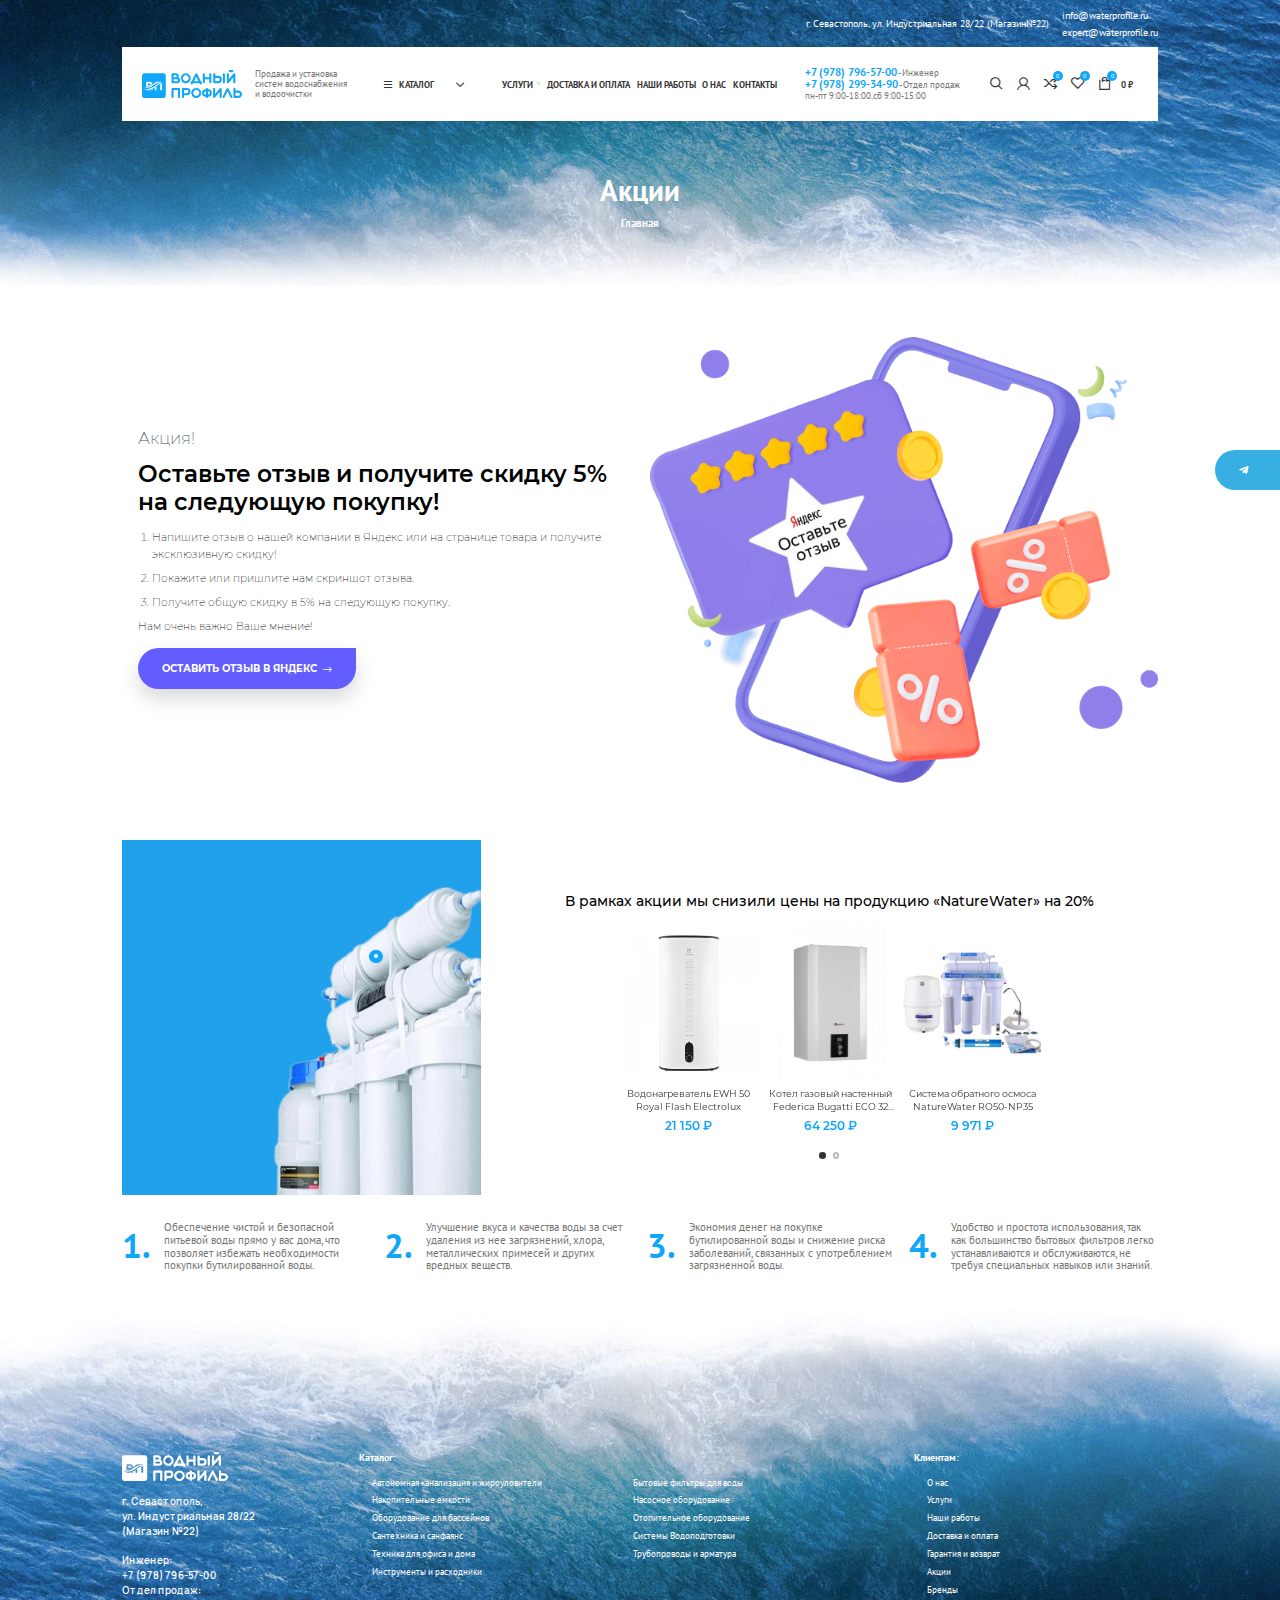
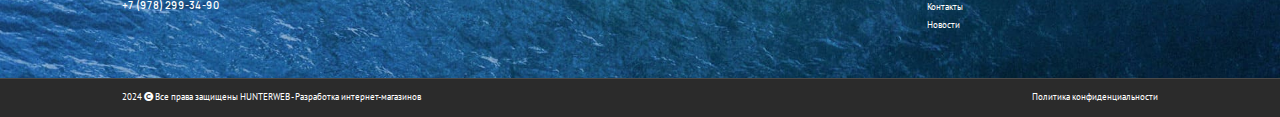
<file: sales.html>
<!DOCTYPE html>
<!--[if lt IE 7]><html lang="ru" class="lt-ie9 lt-ie8 lt-ie7"><![endif]-->
<!--[if IE 7]><html lang="ru" class="lt-ie9 lt-ie8"><![endif]-->
<!--[if IE 8]><html lang="ru" class="lt-ie9"><![endif]-->
<!--[if gt IE 8]><!-->
<html lang="ru">
<!--<![endif]-->
<head>
	<meta charset="utf-8" />
	<title>Заголовок</title>
	<meta http-equiv="X-UA-Compatible" content="IE=edge" />
	<meta name="viewport" content="width=device-width, initial-scale=1, maximum-scale=1">
	<meta name="format-detection" content="telephone=no" />
	<link rel="shortcut icon" href="favicon.png" />
	<link rel="stylesheet" href="libs/bootstrap/bootstrap-grid.css" />
	<link rel="stylesheet" href="libs/fontawesome-free-5.12.0-web/css/all.min.css" />
	<link rel="stylesheet" href="libs/fancybox-master/dist/jquery.fancybox.min.css" />
	<link rel="stylesheet" href="libs/slick-1.5.9/slick/slick.css" />
	<link rel="stylesheet" href="libs/slick-1.5.9/slick/slick-theme.css" />
	<link rel="stylesheet" href="libs/ion.rangeSlider-master/css/ion.rangeSlider.min.css" />
	<link rel="stylesheet" href="css/fonts.css?ver=1.9" />
	<link rel="stylesheet" href="css/main.css?ver=1.13" />
	<link rel="stylesheet" href="css/media.css?ver=1.13" />
</head>
<body>

	<div class="wrapper">

		<div class="fixed-buttons">
			<a href="#" target="_blank" class="fixed-buttons__btn">
				<i class="fab fa-telegram-plane"></i>
			</a>
		</div>

		<div class="buttons-mobile">
			<div>
				<a href="#" class="btn-mobile btn-mobile_wishlist">
					<span class="btn-mobile__title">Избранное</span>
					<div class="btn-mobile__value">0</div>
				</a>
			</div>
			<div>
				<a href="#" class="btn-mobile btn-mobile_compare">
					<span class="btn-mobile__title">Сравнить</span>
					<div class="btn-mobile__value">0</div>
				</a>
			</div>
			<div>
				<a href="#" class="btn-mobile btn-mobile_account">
					<span class="btn-mobile__title">Личный кабинет</span>
				</a>
			</div>
			<div>
				<a href="#" class="btn-mobile btn-mobile_basket">
					<span class="btn-mobile__title">Корзина</span>
					<div class="btn-mobile__value">0</div>
				</a>
			</div>
		</div>

		<header class="header">
			<div class="container">
				<div class="header__top">
					<p>г. Севастополь, ул. Индустриальная 28/22 (Магазин№22)</p>
					<div class="header__mails">
						<a href="mailto:info@waterprofile.ru">info@waterprofile.ru</a>
						<a href="mailto:expert@waterprofile.ru">expert@waterprofile.ru</a>
					</div>
				</div>
				<div class="header__main">
					<div class="sandwich"><i class="far fa-bars"></i></div>
					<div class="logo-wrap">
						<a href="#" class="logo">
							<img src="img/logo.svg" alt="alt">
						</a>
						<div class="logo-descr">Продажа и установка систем водоснабжения и водоочистки</div>
					</div>
					<div class="catalog-wrap">
						<div class="btn-catalog">
							<i class="far fa-bars"></i>
							<span>Каталог</span>
							<i class="far fa-chevron-down"></i>
						</div>
						<div class="catalog-dropdown">
							<ul>
								<li class="catalog-dropdown__haschild">
									<a href="#">Автономная канализация и жироуловители</a>
									<ul>
										<li><a href="#">Жироуловители</a></li>
										<li><a href="#">Станции биологической очистки стоков</a></li>
									</ul>
								</li>
								<li class="catalog-dropdown__haschild">
									<a href="#">Бытовые фильтры для воды</a>
									<ul>
										<li><a href="#">Комплектующие для фильтров</a></li>
										<li><a href="#">Магистральные фильтры</a></li>
										<li><a href="#">Проточные системы</a></li>
										<li><a href="#">Системы обратного осмоса</a></li>
										<li><a href="#">Сменные модули и картриджи</a></li>
										<li><a href="#">Фильтры-кувшины</a></li>
									</ul>
								</li>
								<li class="catalog-dropdown__haschild">
									<a href="#">Накопительные емкости</a>
									<ul>
										<li><a href="#">Вертикальные емкости</a></li>
										<li><a href="#">Горизонтальные емкости</a></li>
										<li><a href="#">Емкости для душа и бидоны</a></li>
										<li><a href="#">Поплавки и врезки</a></li>
									</ul>
								</li>
								<li class="catalog-dropdown__haschild">
									<a href="#">Насосное оборудование</a>
									<ul>
										<li><a href="#">Автоматика для насосов</a></li>
										<li><a href="#">Гидроаккумуляторы</a></li>
										<li><a href="#">Дренажные и фекальные насосы</a></li>
										<li><a href="#">Канализационные установки</a></li>
										<li><a href="#">Комплектующие для насосов</a></li>
										<li><a href="#">Поверхностные насосы и станции</a></li>
										<li><a href="#">Скважинные насосы</a></li>
										<li><a href="#">Циркуляционные насосы</a></li>
									</ul>
								</li>
								<li class="catalog-dropdown__haschild">
									<a href="#">Оборудование для бассейнов</a>
									<ul>
										<li><a href="#">Закладные элементы</a></li>
										<li><a href="#">Насосы для бассейна</a></li>
										<li><a href="#">Оборудование для дезинфекции</a></li>
										<li><a href="#">Отделочные материалы</a></li>
										<li><a href="#">ПВХ (клеевые) трубы и фитинги</a></li>
										<li><a href="#">Уход и аксессуары</a></li>
										<li><a href="#">Химия для бассейнов</a></li>
									</ul>
								</li>
								<li class="catalog-dropdown__haschild">
									<a href="#">Отопительное оборудование</a>
									<ul>
										<li><a href="#">Водонагреватели</a></li>
										<li><a href="#">Газовые котлы</a></li>
										<li><a href="#">Запорная и регулирующая арматура</a></li>
										<li><a href="#">КИП (Манометры, термометры)</a></li>
										<li><a href="#">Коллекторы и Шкафы</a></li>
										<li><a href="#">Насосные группы и гидрострелки</a></li>
										<li><a href="#">Радиаторы и конвекторы</a></li>
										<li><a href="#">Расширительные баки и кронштейны</a></li>
										<li><a href="#">Теплый пол</a></li>
										<li><a href="#">Термоизоляция</a></li>
										<li><a href="#">Электрические котлы</a></li>
									</ul>
								</li>
								<li class="catalog-dropdown__haschild">
									<a href="#">Сантехника и санфаянс</a>
									<ul>
										<li><a href="#">Водомеры</a></li>
										<li><a href="#">Сифоны и водосточные трапы</a></li>
										<li><a href="#">Смесители</a></li>
										<li><a href="#">Унитазы, биде, инсталляции</a></li>
									</ul>
								</li>
								<li class="catalog-dropdown__haschild">
									<a href="#">Системы Водоподготовки</a>
									<ul>
										<li><a href="#">Промышленные системы обратного осмоса</a></li>
										<li><a href="#">Мешочные и дисковые фильтры</a></li>
										<li><a href="#">Системы умягчения воды</a></li>
										<li><a href="#">Сорбционные/угольные фильтры</a></li>
										<li><a href="#">УФ обеззараживатели</a></li>
										<li><a href="#">Фильтрующие загрузки и реагенты</a></li>
									</ul>
								</li>
								<li class="catalog-dropdown__haschild">
									<a href="#">Техника для офиса и дома</a>
									<ul>
										<li><a href="#">Системы защиты от протечек</a></li>
									</ul>
								</li>
								<li class="catalog-dropdown__haschild">
									<a href="#">Трубопроводы и арматура</a>
									<ul>
										<li><a href="#">Канализация</a></li>
										<li><a href="#">Краны приборные</a></li>
										<li><a href="#">Краны шаровые</a></li>
										<li><a href="#">Резьбовой фитинг</a></li>
										<li><a href="#">Труба и фитинги PP-R</a></li>
										<li><a href="#">Труба и фитинги ПНД</a></li>
										<li><a href="#">Электромагнитные клапаны</a></li>
									</ul>
								</li>
								<li class="catalog-dropdown__haschild">
									<a href="#">Электрооборудование</a>
									<ul>
										<li><a href="#">Кабель, провод, гофра</a></li>
										<li><a href="#">Модульное оборудование</a></li>
										<li><a href="#">Расходники для электромонтажа</a></li>
										<li><a href="#">Релейное оборудование</a></li>
										<li><a href="#">Розетки, выключатели, вилки</a></li>
										<li><a href="#">Светосигнальная арматура</a></li>
										<li><a href="#">Шкафы, боксы</a></li>
									</ul>
								</li>
								<li><a href="#">Инструменты и расходники</a></li>
							</ul>
						</div>
					</div>
					<ul class="menu">
						<li class="menu__haschild">
							<a href="#">Услуги</a>
							<div class="menu__dropdown">
								<ul>
									<li><a href="#">Подбор и монтаж всех видов отопительного оборудования</a></li>
									<li><a href="#">Монтаж насосного оборудования</a></li>
									<li><a href="#">Монтаж и обслуживание оборудования для бассейна</a></li>
									<li><a href="#">Проектирование и монтаж систем водоочистки любой производительности</a></li>
									<li><a href="#">Монтаж систем водоснабжения</a></li>
									<li><a href="#">Монтаж теплых полов</a></li>
									<li><a href="#">Подбор и монтаж станций биологической очистки</a></li>
									<li><a href="#">Обслуживание станций биологической очистки</a></li>
									<li><a href="#">Установка и обслуживание фильтров для воды</a></li>
									<li><a href="#">Бесплатный экспресс-анализ воды</a></li>
									<li><a href="#">Монтаж накопительных емкостей</a></li>
									<li><a href="#">Монтаж гелиосистем и тепловых насосов</a></li>
									<li><a href="#">Стыковая и электромуфтовая сварка ПНД труб любой сложности</a></li>
								</ul>
							</div>
						</li>
						<li><a href="#">Доставка и оплата</a></li>
						<li><a href="#">Наши работы</a></li>
						<li><a href="#">О нас</a></li>
						<li><a href="#">Контакты</a></li>
					</ul>
					<div class="header__contacts">
						<p><a href="tel:+79787965700">+7 (978) 796-57-00</a> - Инженер</p>
						<p><a href="tel:+79782993490">+7 (978) 299-34-90</a> - Отдел продаж</p>
						<p>пн-пт 9:00-18:00,сб 9:00-15:00</p>
					</div>
					<div class="header__buttons">
						<a href="#" class="btn-header btn-header_search">
							<span class="btn-header__icon"></span>
						</a>
						<a href="#" class="btn-header btn-header_user">
							<span class="btn-header__icon"></span>
						</a>
						<a href="#" class="btn-header btn-header_compare">
							<span class="btn-header__icon">
								<span class="btn-header__value">0</span>
							</span>
						</a>
						<a href="#" class="btn-header btn-header_favorites">
							<span class="btn-header__icon">
								<span class="btn-header__value">0</span>
							</span>
						</a>
						<a href="#" class="btn-header btn-header_basket">
							<span class="btn-header__icon">
								<span class="btn-header__value">0</span>
							</span>
							<div class="btn-header__text">0 ₽</div>
						</a>
					</div>
				</div>
			</div>
			<div class="menu-mobile">
				<div class="search-mobile">
					<form>
						<input type="text" placeholder="Поиск по товарам" required="required">
						<button class="search-mobile__button"></button>
					</form>
				</div>
				<ul class="tabs-menu">
					<li class="active"><a href="#tab_menu1">Меню</a></li>
					<li><a href="#tab_menu2">Категории</a></li>
				</ul>
				<div class="tab-container-menu">
					<div class="tab-pane-menu" id="tab_menu1">
						<ul class="menu-list">
							<li class="menu-list__haschild">
								<a href="#">Услуги</a>
								<span class="menu-list__open"><i class="far fa-chevron-right"></i></span>
								<ul>
									<li><a href="#">Подбор и монтаж всех видов отопительного оборудования</a></li>
									<li><a href="#">Монтаж насосного оборудования</a></li>
									<li><a href="#">Монтаж и обслуживание оборудования для бассейна</a></li>
									<li><a href="#">Проектирование и монтаж систем водоочистки любой производительности</a></li>
									<li><a href="#">Монтаж систем водоснабжения</a></li>
									<li><a href="#">Монтаж теплых полов</a></li>
									<li><a href="#">Подбор и монтаж станций биологической очистки</a></li>
									<li><a href="#">Обслуживание станций биологической очистки</a></li>
									<li><a href="#">Установка и обслуживание фильтров для воды</a></li>
									<li><a href="#">Бесплатный экспресс-анализ воды</a></li>
									<li><a href="#">Монтаж накопительных емкостей</a></li>
									<li><a href="#">Монтаж гелиосистем и тепловых насосов</a></li>
									<li><a href="#">Стыковая и электромуфтовая сварка ПНД труб любой сложности</a></li>
								</ul>
							</li>
							<li><a href="#">Доставка и оплата</a></li>
							<li><a href="#">Наши работы</a></li>
							<li><a href="#">О нас</a></li>
							<li><a href="#">Контакты</a></li>
							<li class="menu-list__wishlist"><a href="#">Избранное </a></li>
							<li class="menu-list__compare"><a href="#">Сравнить</a></li>
							<li class="menu-list__user"><a href="#">Войти / Зарегистрироваться</a></li>
						</ul>
					</div>
					<div class="tab-pane-menu" id="tab_menu2">
						<ul class="menu-list">
							<li class="menu-list__haschild">
								<a href="#">Автономная канализация и жироуловители</a>
								<span class="menu-list__open"><i class="far fa-chevron-right"></i></span>
								<ul>
									<li><a href="#">Жироуловители</a></li>
									<li><a href="#">Станции биологической очистки стоков</a></li>
								</ul>
							</li>
							<li class="menu-list__haschild">
								<a href="#">Бытовые фильтры для воды</a>
								<span class="menu-list__open"><i class="far fa-chevron-right"></i></span>
								<ul>
									<li><a href="#">Комплектующие для фильтров</a></li>
									<li><a href="#">Магистральные фильтры</a></li>
									<li><a href="#">Проточные системы</a></li>
									<li><a href="#">Системы обратного осмоса</a></li>
									<li><a href="#">Сменные модули и картриджи</a></li>
									<li><a href="#">Фильтры-кувшины</a></li>
								</ul>
							</li>
							<li class="menu-list__haschild">
								<a href="#">Накопительные емкости</a>
								<span class="menu-list__open"><i class="far fa-chevron-right"></i></span>
								<ul>
									<li><a href="#">Вертикальные емкости</a></li>
									<li><a href="#">Горизонтальные емкости</a></li>
									<li><a href="#">Емкости для душа и бидоны</a></li>
									<li><a href="#">Поплавки и врезки</a></li>
								</ul>
							</li>
							<li class="menu-list__haschild">
								<a href="#">Насосное оборудование</a>
								<span class="menu-list__open"><i class="far fa-chevron-right"></i></span>
								<ul>
									<li><a href="#">Автоматика для насосов</a></li>
									<li><a href="#">Гидроаккумуляторы</a></li>
									<li><a href="#">Дренажные и фекальные насосы</a></li>
									<li><a href="#">Канализационные установки</a></li>
									<li><a href="#">Комплектующие для насосов</a></li>
									<li><a href="#">Поверхностные насосы и станции</a></li>
									<li><a href="#">Скважинные насосы</a></li>
									<li><a href="#">Циркуляционные насосы</a></li>
								</ul>
							</li>
							<li class="menu-list__haschild">
								<a href="#">Оборудование для бассейнов</a>
								<span class="menu-list__open"><i class="far fa-chevron-right"></i></span>
								<ul>
									<li><a href="#">Закладные элементы</a></li>
									<li><a href="#">Насосы для бассейна</a></li>
									<li><a href="#">Оборудование для дезинфекции</a></li>
									<li><a href="#">Отделочные материалы</a></li>
									<li><a href="#">ПВХ (клеевые) трубы и фитинги</a></li>
									<li><a href="#">Уход и аксессуары</a></li>
									<li><a href="#">Химия для бассейнов</a></li>
								</ul>
							</li>
							<li class="menu-list__haschild">
								<a href="#">Отопительное оборудование</a>
								<span class="menu-list__open"><i class="far fa-chevron-right"></i></span>
								<ul>
									<li><a href="#">Водонагреватели</a></li>
									<li><a href="#">Газовые котлы</a></li>
									<li><a href="#">Запорная и регулирующая арматура</a></li>
									<li><a href="#">КИП (Манометры, термометры)</a></li>
									<li><a href="#">Коллекторы и Шкафы</a></li>
									<li><a href="#">Насосные группы и гидрострелки</a></li>
									<li><a href="#">Радиаторы и конвекторы</a></li>
									<li><a href="#">Расширительные баки и кронштейны</a></li>
									<li><a href="#">Теплый пол</a></li>
									<li><a href="#">Термоизоляция</a></li>
									<li><a href="#">Электрические котлы</a></li>
								</ul>
							</li>
							<li class="menu-list__haschild">
								<a href="#">Сантехника и санфаянс</a>
								<span class="menu-list__open"><i class="far fa-chevron-right"></i></span>
								<ul>
									<li><a href="#">Водомеры</a></li>
									<li><a href="#">Сифоны и водосточные трапы</a></li>
									<li><a href="#">Смесители</a></li>
									<li><a href="#">Унитазы, биде, инсталляции</a></li>
								</ul>
							</li>
							<li class="menu-list__haschild">
								<a href="#">Системы Водоподготовки</a>
								<span class="menu-list__open"><i class="far fa-chevron-right"></i></span>
								<ul>
									<li><a href="#">Промышленные системы обратного осмоса</a></li>
									<li><a href="#">Мешочные и дисковые фильтры</a></li>
									<li><a href="#">Системы умягчения воды</a></li>
									<li><a href="#">Сорбционные/угольные фильтры</a></li>
									<li><a href="#">УФ обеззараживатели</a></li>
									<li><a href="#">Фильтрующие загрузки и реагенты</a></li>
								</ul>
							</li>
							<li class="menu-list__haschild">
								<a href="#">Техника для офиса и дома</a>
								<span class="menu-list__open"><i class="far fa-chevron-right"></i></span>
								<ul>
									<li><a href="#">Системы защиты от протечек</a></li>
								</ul>
							</li>
							<li class="menu-list__haschild">
								<a href="#">Трубопроводы и арматура</a>
								<span class="menu-list__open"><i class="far fa-chevron-right"></i></span>
								<ul>
									<li><a href="#">Канализация</a></li>
									<li><a href="#">Краны приборные</a></li>
									<li><a href="#">Краны шаровые</a></li>
									<li><a href="#">Резьбовой фитинг</a></li>
									<li><a href="#">Труба и фитинги PP-R</a></li>
									<li><a href="#">Труба и фитинги ПНД</a></li>
									<li><a href="#">Электромагнитные клапаны</a></li>
								</ul>
							</li>
							<li class="menu-list__haschild">
								<a href="#">Электрооборудование</a>
								<span class="menu-list__open"><i class="far fa-chevron-right"></i></span>
								<ul>
									<li><a href="#">Кабель, провод, гофра</a></li>
									<li><a href="#">Модульное оборудование</a></li>
									<li><a href="#">Расходники для электромонтажа</a></li>
									<li><a href="#">Релейное оборудование</a></li>
									<li><a href="#">Розетки, выключатели, вилки</a></li>
									<li><a href="#">Светосигнальная арматура</a></li>
									<li><a href="#">Шкафы, боксы</a></li>
								</ul>
							</li>
							<li><a href="#">Инструменты и расходники</a></li>
						</ul>
					</div>
				</div>
			</div>
			<div class="menu-overlay"></div>
		</header>

		<section class="billbord-page">
			<div class="container">
				<h1 class="title-page">Акции</h1>
				<ul class="breadcrumbs">
					<li><a href="#">Главная</a></li>
				</ul>
			</div>
		</section>

		<section class="page-sales">
			<div class="container">
				<div class="top-sales">
					<div class="row align-items-center">
						<div class="col-lg-6">
							<h3 class="subtitle-sales">Акция!</h3>
							<h2 class="title-sale">Оставьте отзыв и получите скидку 5% на следующую покупку!</h2>
							<ol>
								<li>Напишите отзыв о нашей компании в Яндекс или на странице товара и получите эксклюзивную скидку!</li>
								<li>Покажите или пришлите нам скриншот отзыва.</li>
								<li>Получите общую скидку в 5% на следующую покупку.</li>
							</ol>
							<p>Нам очень важно Ваше мнение!</p>
							<a href="#" class="btn-custom">Оставить отзыв в Яндекс <i class="fal fa-long-arrow-right"></i></a>
						</div>
						<div class="col-lg-6">
							<img src="img/img_sales.png" alt="alt">
						</div>
					</div>
				</div>
				<div class="row align-items-center">
					<div class="col-lg-4">
						<div class="image-sales">
							<img src="img/info_sales.jpg" alt="alt">
							<div class="hotspot-wrap">
								<div class="btn-hotspot"></div>
								<div class="item-catalog">
									<div class="item-catalog__image">
										<img src="img/sale_hotspot1.webp" alt="alt">
									</div>
									<div class="item-catalog__content">
										<a href="#" class="item-catalog__title">Система обратного осмоса NatureWater RO50-NP35</a>
										<div class="price-main">9 971</div>
										<p>Пятиступенчатые мембранные установки очистки воды серии NW-RO50 предназначены для подготовки ультрачистой питьевой воды из водопроводной или любой другой подготовленной воды методом обратного осмоса.     Характеристики: Страна производства: Китай (КНР) Производительность, л/час: 7.91 Рабочее давление, бар: до 5 Рабочая температура, °С: +5 - +38 Количество ступеней очистки: 5 Объем бака для чистой воды, л: 11.6 Накопительный бак: Опция Типоразмер мембраны: 1812 Вес, кг: 10</p>
										<a href="#" class="btn-main btn-main_page">В корзину</a>
									</div>
								</div>
							</div>
						</div>
					</div>
					<div class="col-lg-8">
						<div class="catalog-sales">
							<div class="catalog-sales__title">В рамках акции мы снизили цены на продукцию «NatureWater» на 20%</div>
							<ul class="slider-catalog-small">
								<li>
									<div class="item-catalog">
										<div class="item-catalog__image">
											<img src="img/catalog_sale1.jpg" alt="alt">
											<div class="item-catalog__buttons">
												<a href="#" class="btn-add"><span>В корзину</span></a>
												<a href="#quick-order" class="btn-buy fancybox"> Купить в один клик</a>
											</div>
											<div class="item-catalog__action">
												<a href="#" class="btn-action btn-action_compare"><span class="tooltip-main">Сравнить</span></a>
												<a href="#quick-view" class="btn-action btn-action_view fancybox"><span class="tooltip-main">Быстрый просмотр </span></a>
												<a href="#" class="btn-action btn-action_wishlist"><span class="tooltip-main">В избранное </span></a>
											</div>
										</div>
										<div class="item-catalog__content">
											<a href="#" class="item-catalog__title">Водонагреватель EWH 50 Royal Flash Electrolux</a>
											<div class="price-main">21 150 ₽</div>
										</div>
									</div>
								</li>
								<li>
									<div class="item-catalog">
										<div class="item-catalog__image">
											<img src="img/catalog_sale2.jpg" alt="alt">
											<div class="item-catalog__buttons">
												<a href="#" class="btn-add"><span>В корзину</span></a>
												<a href="#quick-order" class="btn-buy fancybox"> Купить в один клик</a>
											</div>
											<div class="item-catalog__action">
												<a href="#" class="btn-action btn-action_compare"><span class="tooltip-main">Сравнить</span></a>
												<a href="#quick-view" class="btn-action btn-action_view fancybox"><span class="tooltip-main">Быстрый просмотр </span></a>
												<a href="#" class="btn-action btn-action_wishlist"><span class="tooltip-main">В избранное </span></a>
											</div>
										</div>
										<div class="item-catalog__content">
											<a href="#" class="item-catalog__title">Котел газовый настенный Federica Bugatti ECO 32 TURBO 2-х контурный Federica Bugatti</a>
											<div class="price-main">64 250 ₽</div>
										</div>
									</div>
								</li>
								<li>
									<div class="item-catalog">
										<div class="item-catalog__image">
											<img src="img/catalog_sale3.jpg" alt="alt">
											<div class="item-catalog__buttons">
												<a href="#" class="btn-add"><span>В корзину</span></a>
												<a href="#quick-order" class="btn-buy fancybox"> Купить в один клик</a>
											</div>
											<div class="item-catalog__action">
												<a href="#" class="btn-action btn-action_compare"><span class="tooltip-main">Сравнить</span></a>
												<a href="#quick-view" class="btn-action btn-action_view fancybox"><span class="tooltip-main">Быстрый просмотр </span></a>
												<a href="#" class="btn-action btn-action_wishlist"><span class="tooltip-main">В избранное </span></a>
											</div>
										</div>
										<div class="item-catalog__content">
											<a href="#" class="item-catalog__title">Система обратного осмоса NatureWater RO50-NP35</a>
											<div class="price-main">9 971 ₽</div>
										</div>
									</div>
								</li>
								<li>
									<div class="item-catalog">
										<div class="item-catalog__image">
											<img src="img/catalog_sale1.jpg" alt="alt">
											<div class="item-catalog__buttons">
												<a href="#" class="btn-add"><span>В корзину</span></a>
												<a href="#quick-order" class="btn-buy fancybox"> Купить в один клик</a>
											</div>
											<div class="item-catalog__action">
												<a href="#" class="btn-action btn-action_compare"><span class="tooltip-main">Сравнить</span></a>
												<a href="#quick-view" class="btn-action btn-action_view fancybox"><span class="tooltip-main">Быстрый просмотр </span></a>
												<a href="#" class="btn-action btn-action_wishlist"><span class="tooltip-main">В избранное </span></a>
											</div>
										</div>
										<div class="item-catalog__content">
											<a href="#" class="item-catalog__title">Водонагреватель EWH 50 Royal Flash Electrolux</a>
											<div class="price-main">21 150 ₽</div>
										</div>
									</div>
								</li>
								<li>
									<div class="item-catalog">
										<div class="item-catalog__image">
											<img src="img/catalog_sale2.jpg" alt="alt">
											<div class="item-catalog__buttons">
												<a href="#" class="btn-add"><span>В корзину</span></a>
												<a href="#quick-order" class="btn-buy fancybox"> Купить в один клик</a>
											</div>
											<div class="item-catalog__action">
												<a href="#" class="btn-action btn-action_compare"><span class="tooltip-main">Сравнить</span></a>
												<a href="#quick-view" class="btn-action btn-action_view fancybox"><span class="tooltip-main">Быстрый просмотр </span></a>
												<a href="#" class="btn-action btn-action_wishlist"><span class="tooltip-main">В избранное </span></a>
											</div>
										</div>
										<div class="item-catalog__content">
											<a href="#" class="item-catalog__title">Котел газовый настенный Federica Bugatti ECO 32 TURBO 2-х контурный Federica Bugatti</a>
											<div class="price-main">64 250 ₽</div>
										</div>
									</div>
								</li>
								<li>
									<div class="item-catalog">
										<div class="item-catalog__image">
											<img src="img/catalog_sale3.jpg" alt="alt">
											<div class="item-catalog__buttons">
												<a href="#" class="btn-add"><span>В корзину</span></a>
												<a href="#quick-order" class="btn-buy fancybox"> Купить в один клик</a>
											</div>
											<div class="item-catalog__action">
												<a href="#" class="btn-action btn-action_compare"><span class="tooltip-main">Сравнить</span></a>
												<a href="#quick-view" class="btn-action btn-action_view fancybox"><span class="tooltip-main">Быстрый просмотр </span></a>
												<a href="#" class="btn-action btn-action_wishlist"><span class="tooltip-main">В избранное </span></a>
											</div>
										</div>
										<div class="item-catalog__content">
											<a href="#" class="item-catalog__title">Система обратного осмоса NatureWater RO50-NP35</a>
											<div class="price-main">9 971 ₽</div>
										</div>
									</div>
								</li>
							</ul>
						</div>
					</div>
				</div>
				<div class="row row_advantages">
					<div class="col-lg-3 col-md-6">
						<div class="advantage-number">
							<div class="advantage-number__value">1.</div>
							<div class="advantage-number__content">
								<p>Обеспечение чистой и безопасной питьевой воды прямо у вас дома, что позволяет избежать необходимости покупки бутилированной воды.</p>
							</div>
						</div>
					</div>
					<div class="col-lg-3 col-md-6">
						<div class="advantage-number">
							<div class="advantage-number__value">2.</div>
							<div class="advantage-number__content">
								<p>Улучшение вкуса и качества воды за счет удаления из нее загрязнений, хлора, металлических примесей и других вредных веществ.</p>
							</div>
						</div>
					</div>
					<div class="col-lg-3 col-md-6">
						<div class="advantage-number">
							<div class="advantage-number__value">3.</div>
							<div class="advantage-number__content">
								<p>Экономия денег на покупке бутилированной воды и снижение риска заболеваний, связанных с употреблением загрязненной воды.</p>
							</div>
						</div>
					</div>
					<div class="col-lg-3 col-md-6">
						<div class="advantage-number">
							<div class="advantage-number__value">4.</div>
							<div class="advantage-number__content">
								<p>Удобство и простота использования, так как большинство бытовых фильтров легко устанавливаются и обслуживаются, не требуя специальных навыков или знаний.</p>
							</div>
						</div>
					</div>
				</div>
			</div>
		</section>

		<footer class="footer">
			<div class="container">
				<div class="row">
					<div class="col-lg-3">
						<a href="#" class="logo">
							<img src="img/logo2.svg" alt="alt">
						</a>
						<div class="footer__contacts">
							<p>г. Севастополь,</p>
							<p>ул. Индустриальная 28/22</p>
							<p>(Магазин №22)</p>
							<br>
							<p>Инженер:</p>
							<p><a href="tel:+79787965700">+7 (978) 796-57-00</a></p>
							<p>Отдел продаж:</p>
							<p><a href="tel:+79782993490">+7 (978) 299-34-90</a></p>
						</div>
					</div>
					<div class="col-lg-6">
						<div class="footer__center">
							<div class="footer__title">Каталог:</div>
							<ul class="footer__nav footer__nav_columns">
								<li><a href="#">Автономная канализация и жироуловители</a></li>
								<li><a href="#">Бытовые фильтры для воды</a></li>
								<li><a href="#">Накопительные емкости</a></li>
								<li><a href="#">Насосное оборудование</a></li>
								<li><a href="#">Оборудование для бассейнов</a></li>
								<li><a href="#">Отопительное оборудование</a></li>
								<li><a href="#">Сантехника и санфаянс</a></li>
								<li><a href="#">Системы Водоподготовки</a></li>
								<li><a href="#">Техника для офиса и дома</a></li>
								<li><a href="#">Трубопроводы и арматура</a></li>
								<li><a href="#">Инструменты и расходники</a></li>
							</ul>
						</div>
					</div>
					<div class="col-lg-3">
						<div class="footer__title">Клиентам:</div>
						<ul class="footer__nav">
							<li><a href="#">О нас</a></li>
							<li><a href="#">Услуги</a></li>
							<li><a href="#">Наши работы</a></li>
							<li><a href="#">Доставка и оплата</a></li>
							<li><a href="#">Гарантия и возврат</a></li>
							<li><a href="#">Акции</a></li>
							<li><a href="#">Бренды</a></li>
							<li><a href="#">Контакты</a></li>
							<li><a href="#">Новости</a></li>
						</ul>
					</div>
				</div>
			</div>
			<div class="footer__bottom">
				<div class="container">
					<div class="footer__line">
						<p>2024 <i class="fa fa-copyright"></i> Все права защищены <a href="#">HUNTERWEB - Разработка интернет-магазинов</a></p>
						<a href="#">Политика конфиденциальности</a>
					</div>
				</div>
			</div>
		</footer>
		
	</div>

	<div id="callback" class="modal-block">
		<div class="modal-wrap">
			<div class="modal-icons">
				<i aria-hidden="true" class="fas fa-circle"></i>
				<i aria-hidden="true" class="fas fa-square-full"></i>
				<i aria-hidden="true" class="fas fa-square-full"></i>
			</div>
			<div class="title-modal">Заказать обратный звонок</div>
			<form>
				<div class="item-form item-form_block">
					<input type="text" placeholder="Ваше имя" required="required">
				</div>
				<div class="item-form item-form_block">
					<input type="tel" placeholder="Ваш телефон" class="input-phone" inputmode="numeric" required="required">
				</div>
				<input type="submit" class="btn-main btn-main_block" value="Отправить">
			</form>
		</div>
	</div>

	<div id="quick-order" class="modal-block">
		<div class="modal-quick">
			<div class="modal-quick__title">Купить в один клик</div>
			<div class="table-quick">
				<table>
					<thead>
						<tr>
							<th>Название</th>
							<th>Цена</th>
							<th>Изображение</th>
						</tr>
					</thead>
					<tbody>
						<tr>
							<td>Автономная канализация для высокого УГВ Евролос Грунт 3</td>
							<td><div class="price-main">168 700 ₽</div></td>
							<td>
								<div class="image-td">
									<img src="img/td1.png" alt="alt">
								</div>
							</td>
						</tr>
					</tbody>
				</table>
			</div>
			<form>
				<div class="item-form">
					<input type="text" placeholder="Ваше имя" required="required">
				</div>
				<div class="item-form">
					<input type="tel" placeholder="Ваш телефон" class="input-phone" inputmode="numeric" required="required">
					<div class="item-form__descr">Формат +7 XXX XXX XX XX</div>
				</div>
				<div class="item-form">
					<input type="email" placeholder="Ваш Email">
				</div>
				<div class="item-form">
					<textarea placeholder="Комментарий к заказу"></textarea>
				</div>
				<div class="checkbox-main">
					<label>
						<input type="checkbox" required="required" />
						<span>Я согласен на обработку <a href="#"><a href="/privacy-policy/">персональных данных</a></a></span>
					</label>
				</div>
				<div class="quick-quantity">
					<div class="quick-quantity__title">Количество</div>
					<input type="number" value="1">
				</div>
				<div class="quick-button">
					<input type="submit" class="btn-main" value="Заказать">
				</div>
			</form>
		</div>
	</div>

	<div id="quick-view" class="modal-block">
		<div class="modal-view">
			<div class="row">
				<div class="col-lg-6 col-slider-view">
					<ul class="slider-view">
						<li>
							<div class="slider-view__item">
								<img src="img/slide_for1.png" alt="alt">
							</div>
						</li>
						<li>
							<div class="slider-view__item">
								<img src="img/slide_for2.jpg" alt="alt">
							</div>
						</li>
					</ul>
					<a href="#" class="btn-main">Посмотреть детали</a>
				</div>
				<div class="col-lg-6 col-view">
					<div class="content-view">
						<h2 class="title-card"><a href="#">Автономная канализация для высокого УГВ Евролос Грунт 3</a></h2>
						<div class="price-main price-main_card">168 700₽</div>
						<br>
						<div class="card-descrpition">
							<p>На основе септика Евролос ГРУНТ 3 можно построить канализационное очистное сооружение для очистки хозяйственно-бытовых сточных вод от отдельно стоящих индивидуальных домов, имеющих высокую степень благоустройства, либо домов, расположенных в населенных пунктах при отсутствии централизованных систем водоотведения.</p>
							<p class="card-descrpition__title"><strong>Характеристики:</strong></p>
							<ul>
								<li>Кол-во пользователей: 2-3 человека;</li>
								<li>Кол-во приборов: 2 крана, 1 туалет;</li>
								<li>Производительность до 0,6 м3 в сутки.</li>
							</ul>
						</div>
						<div class="subitle-card">под заказ</div>
						<div class="card-actions">
							<div class="quantity">
								<div class="quantity-button quantity-down">–</div>
								<input type="number" min="1" step="1" value="1">
								<div class="quantity-button quantity-up">+</div>
							</div>
							<button class="btn-main btn-main_page">В корзину</button>
							<a href="#quick-order" class="btn-main btn-main_page fancybox">Купить в один клик</a>
							<a href="#" class="btn-main btn-main_wp"><svg enable-background="new 0 0 90 90" version="1.1" viewBox="0 0 90 90" xml:space="preserve" xmlns="http://www.w3.org/2000/svg"><path d="m90 43.841c0 24.213-19.779 43.841-44.182 43.841-7.747 0-15.025-1.98-21.357-5.455l-24.461 7.773 7.975-23.522c-4.023-6.606-6.34-14.354-6.34-22.637 0-24.213 19.781-43.841 44.183-43.841 24.405 0 44.182 19.628 44.182 43.841zm-44.182-36.859c-20.484 0-37.146 16.535-37.146 36.859 0 8.065 2.629 15.534 7.076 21.61l-4.641 13.689 14.275-4.537c5.865 3.851 12.891 6.097 20.437 6.097 20.481 0 37.146-16.533 37.146-36.857s-16.664-36.861-37.147-36.861zm22.311 46.956c-0.273-0.447-0.994-0.717-2.076-1.254-1.084-0.537-6.41-3.138-7.4-3.495-0.993-0.358-1.717-0.538-2.438 0.537-0.721 1.076-2.797 3.495-3.43 4.212-0.632 0.719-1.263 0.809-2.347 0.271-1.082-0.537-4.571-1.673-8.708-5.333-3.219-2.848-5.393-6.364-6.025-7.441-0.631-1.075-0.066-1.656 0.475-2.191 0.488-0.482 1.084-1.255 1.625-1.882 0.543-0.628 0.723-1.075 1.082-1.793 0.363-0.717 0.182-1.344-0.09-1.883-0.27-0.537-2.438-5.825-3.34-7.977-0.902-2.15-1.803-1.792-2.436-1.792-0.631 0-1.354-0.09-2.076-0.09s-1.896 0.269-2.889 1.344c-0.992 1.076-3.789 3.676-3.789 8.963 0 5.288 3.879 10.397 4.422 11.113 0.541 0.716 7.49 11.92 18.5 16.223 11.011 4.301 11.011 2.866 12.997 2.686 1.984-0.179 6.406-2.599 7.312-5.107 0.9-2.512 0.9-4.663 0.631-5.111z"></path></svg>Заказать через WhatsApp</a>
						</div>
						<div class="card-meta">
							<p><strong>Код товара:</strong> УТ-00007377</p>
							<p><strong>Категория:</strong> Станции биологической очистки стоков</p>
						</div>
					</div>
				</div>
			</div>
		</div>
	</div>

	<!--[if lt IE 9]>
	<script src="libs/html5shiv/es5-shim.min.js"></script>
	<script src="libs/html5shiv/html5shiv.min.js"></script>
	<script src="libs/html5shiv/html5shiv-printshiv.min.js"></script>
	<script src="libs/respond/respond.min.js"></script>
	<![endif]-->
	<script src="libs/jquery/jquery-3.6.0.min.js"></script>
	<script src="libs/jquery-mousewheel/jquery.mousewheel.min.js"></script>
	<script src="libs/fancybox-master/dist/jquery.fancybox.min.js"></script>
	<script src="libs/slick-1.5.9/slick/slick.min.js"></script>
	<script src="libs/scroll2id/PageScroll2id.min.js"></script>
	<script src="libs/mask/jquery.maskedinput.js"></script>
	<script src="libs/ion.rangeSlider-master/js/ion.rangeSlider.min.js"></script>
	<script src="libs/jQueryFormStyler-master/jquery.formstyler.min.js"></script>
	<script src="js/common.js?ver=1.13"></script>
	<!-- Yandex.Metrika counter --><!-- /Yandex.Metrika counter -->
	<!-- Google Analytics counter --><!-- /Google Analytics counter -->
</body>
</html>
</file>
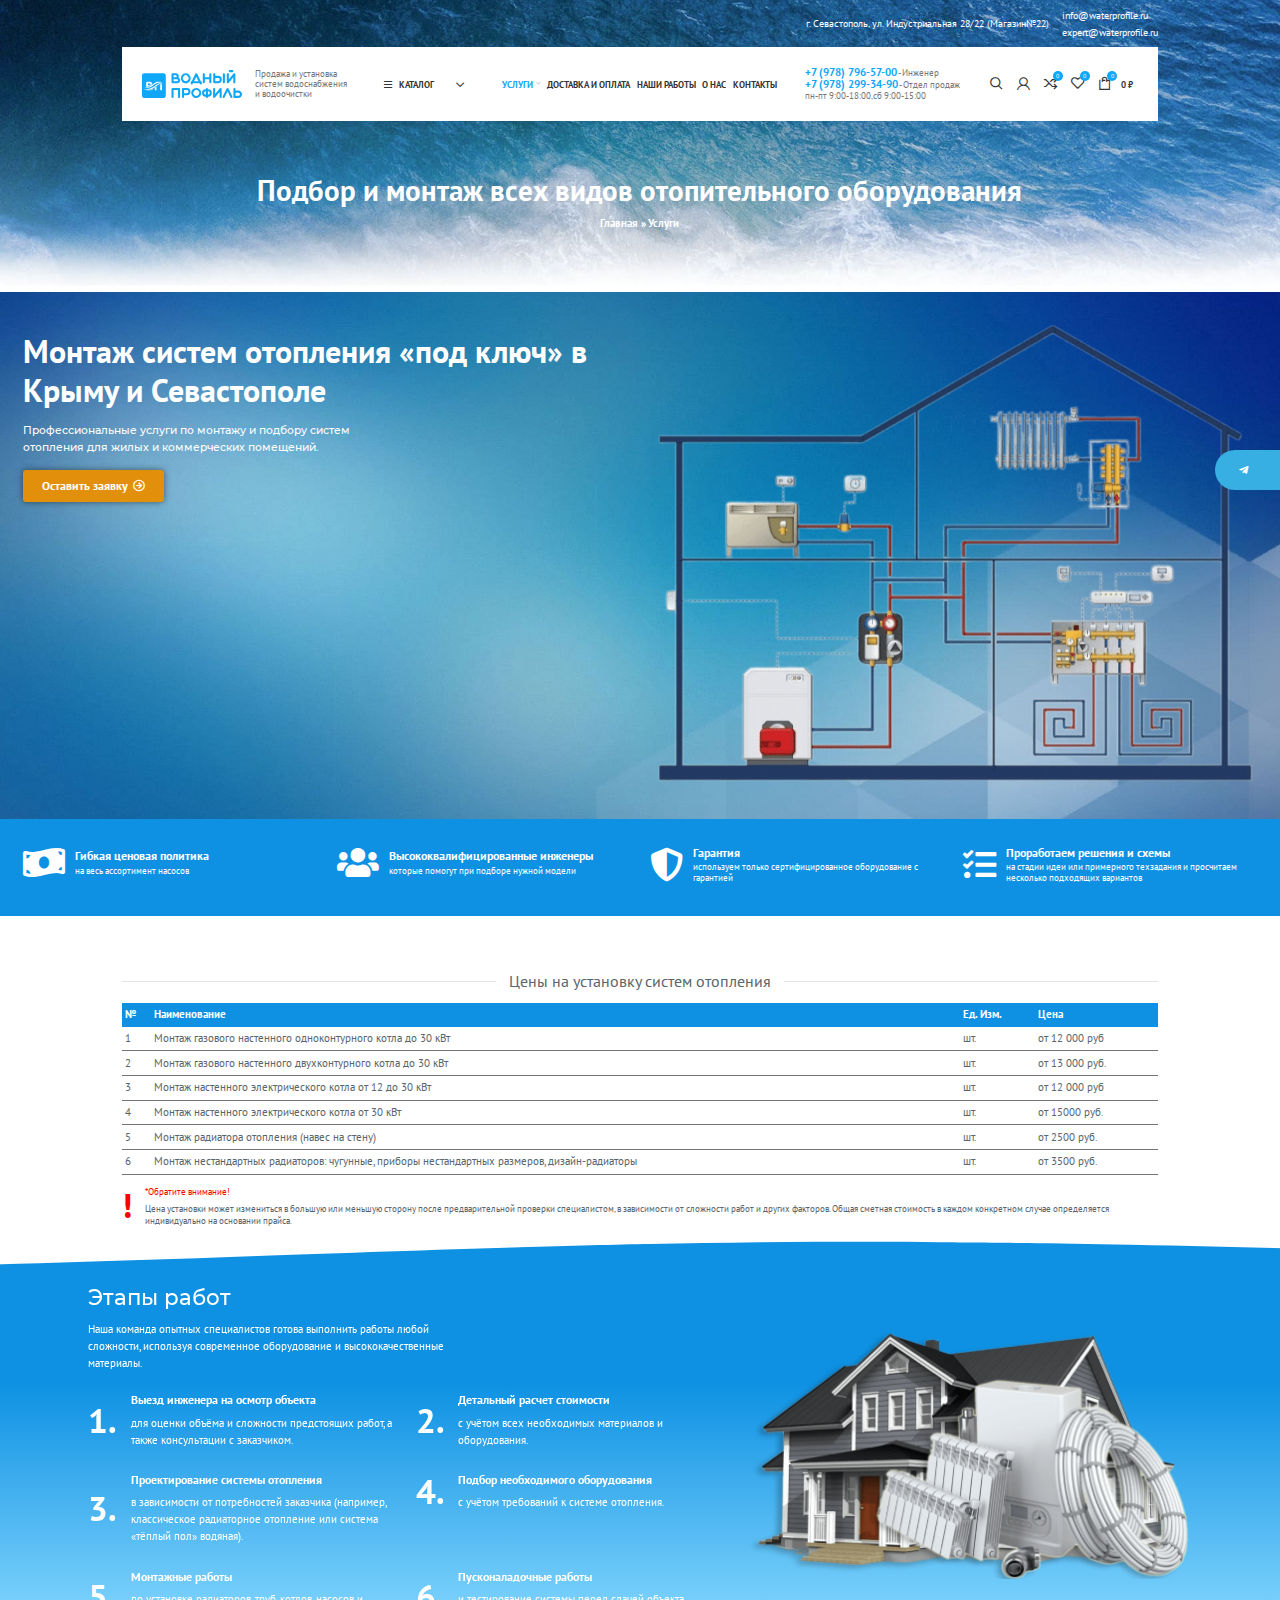
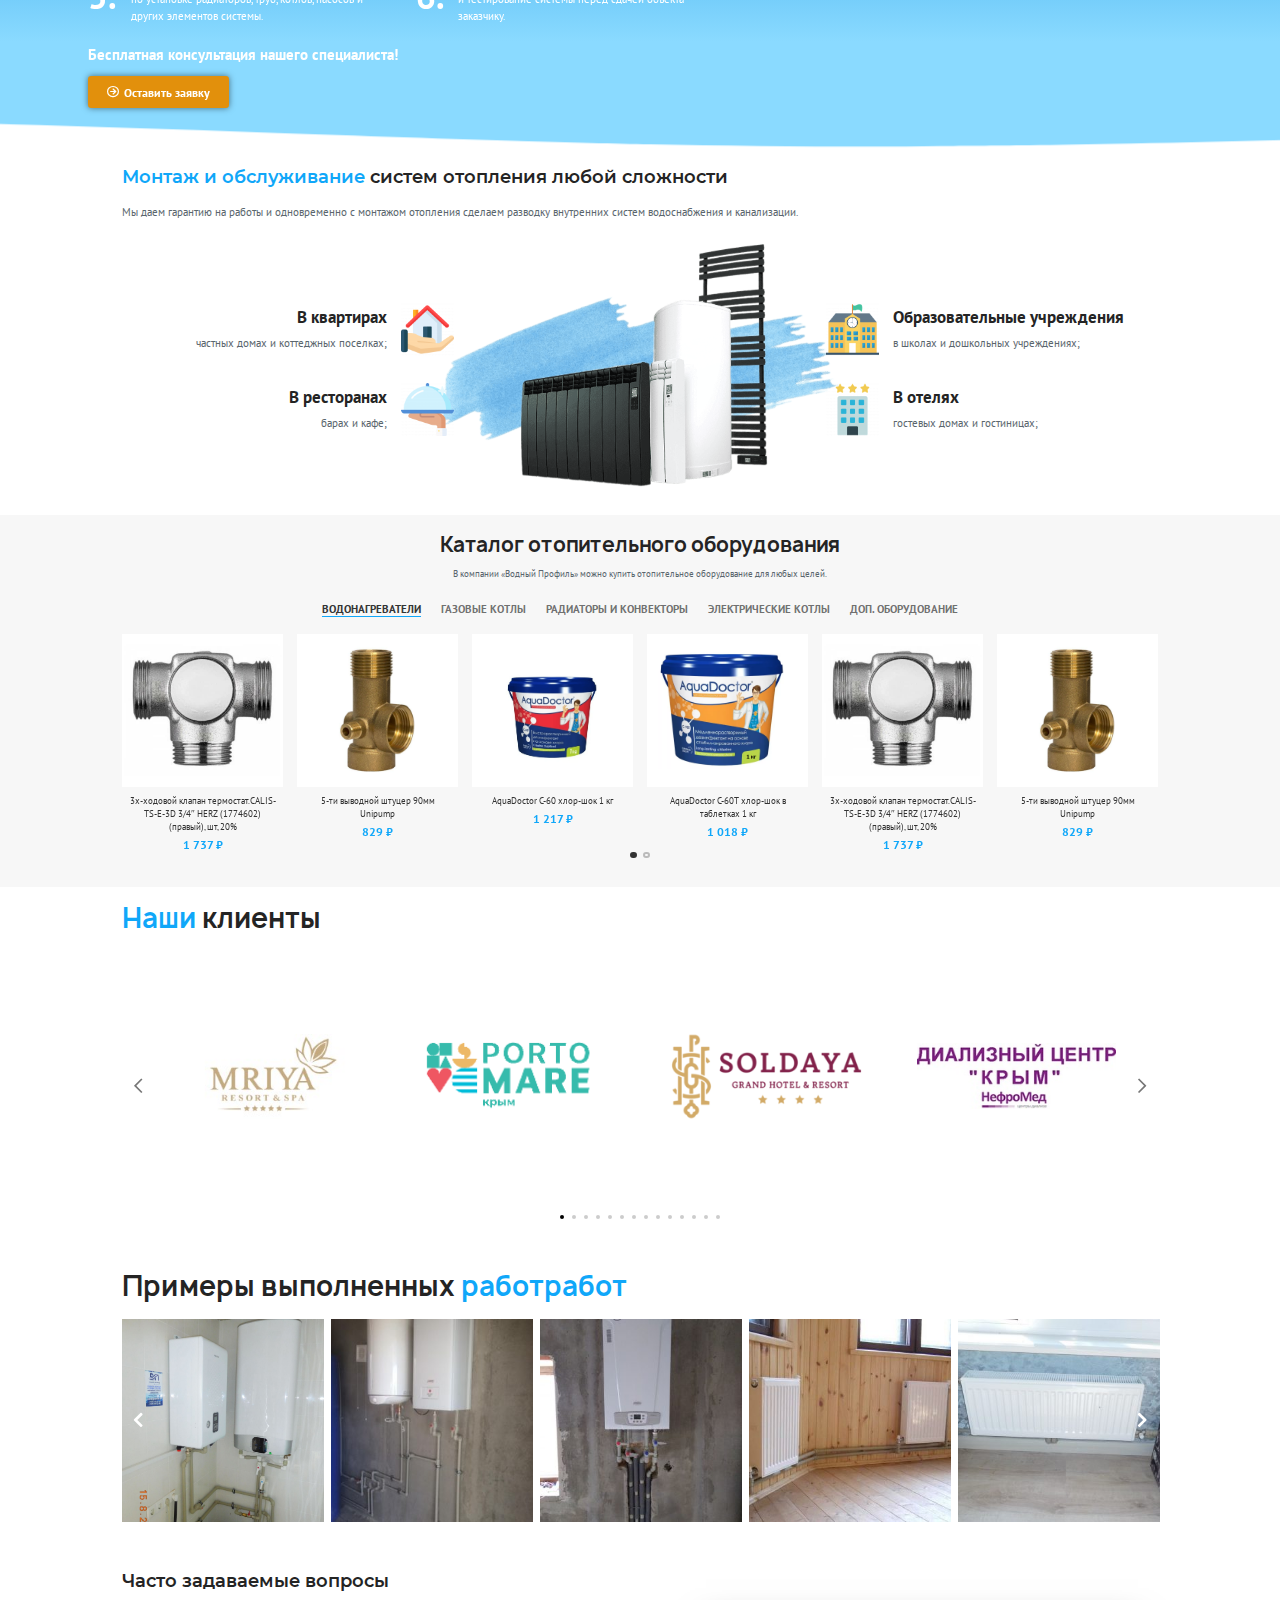
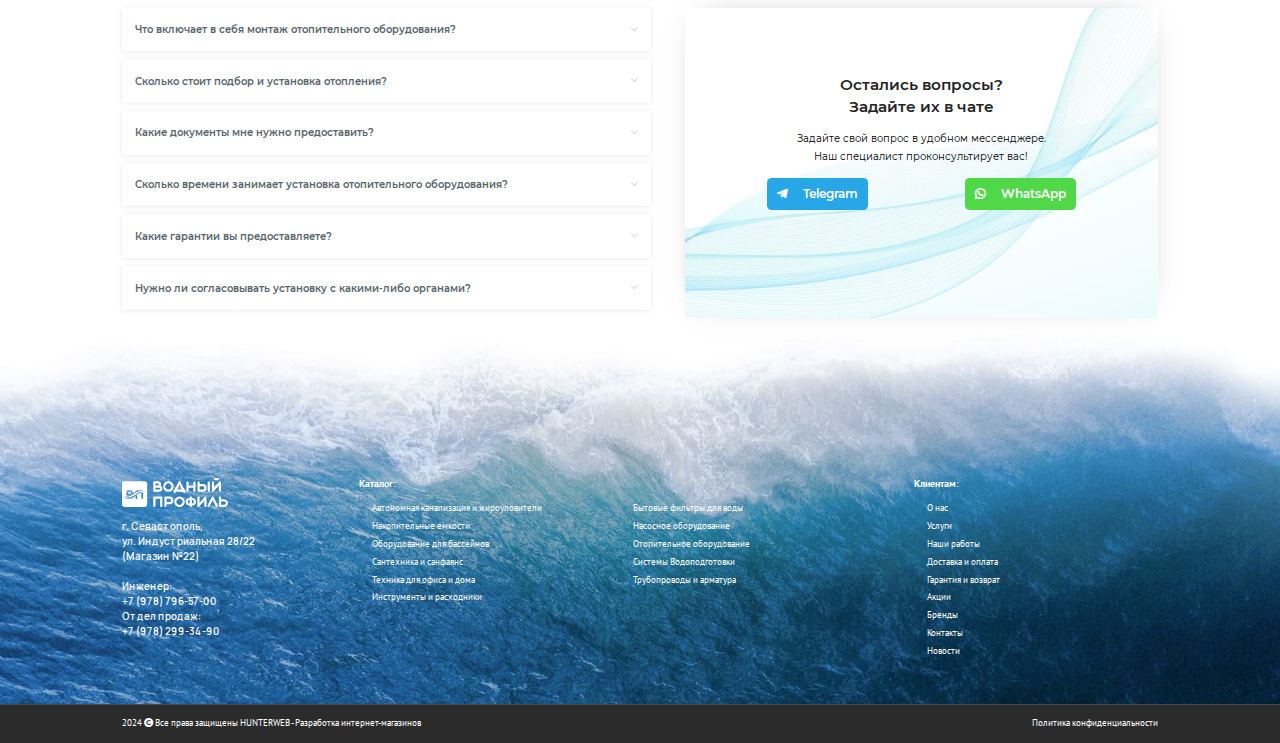
<file: service.html>
<!DOCTYPE html>
<!--[if lt IE 7]><html lang="ru" class="lt-ie9 lt-ie8 lt-ie7"><![endif]-->
<!--[if IE 7]><html lang="ru" class="lt-ie9 lt-ie8"><![endif]-->
<!--[if IE 8]><html lang="ru" class="lt-ie9"><![endif]-->
<!--[if gt IE 8]><!-->
<html lang="ru">
<!--<![endif]-->
<head>
	<meta charset="utf-8" />
	<title>Заголовок</title>
	<meta http-equiv="X-UA-Compatible" content="IE=edge" />
	<meta name="viewport" content="width=device-width, initial-scale=1, maximum-scale=1">
	<meta name="format-detection" content="telephone=no" />
	<link rel="shortcut icon" href="favicon.png" />
	<link rel="stylesheet" href="libs/bootstrap/bootstrap-grid.css" />
	<link rel="stylesheet" href="libs/fontawesome-free-5.12.0-web/css/all.min.css" />
	<link rel="stylesheet" href="libs/fancybox-master/dist/jquery.fancybox.min.css" />
	<link rel="stylesheet" href="libs/slick-1.5.9/slick/slick.css" />
	<link rel="stylesheet" href="libs/slick-1.5.9/slick/slick-theme.css" />
	<link rel="stylesheet" href="libs/ion.rangeSlider-master/css/ion.rangeSlider.min.css" />
	<link rel="stylesheet" href="css/fonts.css?ver=1.9" />
	<link rel="stylesheet" href="css/main.css?ver=1.13" />
	<link rel="stylesheet" href="css/media.css?ver=1.13" />
</head>
<body>

	<div class="wrapper">

		<div class="fixed-buttons">
			<a href="#" target="_blank" class="fixed-buttons__btn">
				<i class="fab fa-telegram-plane"></i>
			</a>
		</div>

		<div class="buttons-mobile">
			<div>
				<a href="#" class="btn-mobile btn-mobile_wishlist">
					<span class="btn-mobile__title">Избранное</span>
					<div class="btn-mobile__value">0</div>
				</a>
			</div>
			<div>
				<a href="#" class="btn-mobile btn-mobile_compare">
					<span class="btn-mobile__title">Сравнить</span>
					<div class="btn-mobile__value">0</div>
				</a>
			</div>
			<div>
				<a href="#" class="btn-mobile btn-mobile_account">
					<span class="btn-mobile__title">Личный кабинет</span>
				</a>
			</div>
			<div>
				<a href="#" class="btn-mobile btn-mobile_basket">
					<span class="btn-mobile__title">Корзина</span>
					<div class="btn-mobile__value">0</div>
				</a>
			</div>
		</div>

		<header class="header">
			<div class="container">
				<div class="header__top">
					<p>г. Севастополь, ул. Индустриальная 28/22 (Магазин№22)</p>
					<div class="header__mails">
						<a href="mailto:info@waterprofile.ru">info@waterprofile.ru</a>
						<a href="mailto:expert@waterprofile.ru">expert@waterprofile.ru</a>
					</div>
				</div>
				<div class="header__main">
					<div class="sandwich"><i class="far fa-bars"></i></div>
					<div class="logo-wrap">
						<a href="#" class="logo">
							<img src="img/logo.svg" alt="alt">
						</a>
						<div class="logo-descr">Продажа и установка систем водоснабжения и водоочистки</div>
					</div>
					<div class="catalog-wrap">
						<div class="btn-catalog">
							<i class="far fa-bars"></i>
							<span>Каталог</span>
							<i class="far fa-chevron-down"></i>
						</div>
						<div class="catalog-dropdown">
							<ul>
								<li class="catalog-dropdown__haschild">
									<a href="#">Автономная канализация и жироуловители</a>
									<ul>
										<li><a href="#">Жироуловители</a></li>
										<li><a href="#">Станции биологической очистки стоков</a></li>
									</ul>
								</li>
								<li class="catalog-dropdown__haschild">
									<a href="#">Бытовые фильтры для воды</a>
									<ul>
										<li><a href="#">Комплектующие для фильтров</a></li>
										<li><a href="#">Магистральные фильтры</a></li>
										<li><a href="#">Проточные системы</a></li>
										<li><a href="#">Системы обратного осмоса</a></li>
										<li><a href="#">Сменные модули и картриджи</a></li>
										<li><a href="#">Фильтры-кувшины</a></li>
									</ul>
								</li>
								<li class="catalog-dropdown__haschild">
									<a href="#">Накопительные емкости</a>
									<ul>
										<li><a href="#">Вертикальные емкости</a></li>
										<li><a href="#">Горизонтальные емкости</a></li>
										<li><a href="#">Емкости для душа и бидоны</a></li>
										<li><a href="#">Поплавки и врезки</a></li>
									</ul>
								</li>
								<li class="catalog-dropdown__haschild">
									<a href="#">Насосное оборудование</a>
									<ul>
										<li><a href="#">Автоматика для насосов</a></li>
										<li><a href="#">Гидроаккумуляторы</a></li>
										<li><a href="#">Дренажные и фекальные насосы</a></li>
										<li><a href="#">Канализационные установки</a></li>
										<li><a href="#">Комплектующие для насосов</a></li>
										<li><a href="#">Поверхностные насосы и станции</a></li>
										<li><a href="#">Скважинные насосы</a></li>
										<li><a href="#">Циркуляционные насосы</a></li>
									</ul>
								</li>
								<li class="catalog-dropdown__haschild">
									<a href="#">Оборудование для бассейнов</a>
									<ul>
										<li><a href="#">Закладные элементы</a></li>
										<li><a href="#">Насосы для бассейна</a></li>
										<li><a href="#">Оборудование для дезинфекции</a></li>
										<li><a href="#">Отделочные материалы</a></li>
										<li><a href="#">ПВХ (клеевые) трубы и фитинги</a></li>
										<li><a href="#">Уход и аксессуары</a></li>
										<li><a href="#">Химия для бассейнов</a></li>
									</ul>
								</li>
								<li class="catalog-dropdown__haschild">
									<a href="#">Отопительное оборудование</a>
									<ul>
										<li><a href="#">Водонагреватели</a></li>
										<li><a href="#">Газовые котлы</a></li>
										<li><a href="#">Запорная и регулирующая арматура</a></li>
										<li><a href="#">КИП (Манометры, термометры)</a></li>
										<li><a href="#">Коллекторы и Шкафы</a></li>
										<li><a href="#">Насосные группы и гидрострелки</a></li>
										<li><a href="#">Радиаторы и конвекторы</a></li>
										<li><a href="#">Расширительные баки и кронштейны</a></li>
										<li><a href="#">Теплый пол</a></li>
										<li><a href="#">Термоизоляция</a></li>
										<li><a href="#">Электрические котлы</a></li>
									</ul>
								</li>
								<li class="catalog-dropdown__haschild">
									<a href="#">Сантехника и санфаянс</a>
									<ul>
										<li><a href="#">Водомеры</a></li>
										<li><a href="#">Сифоны и водосточные трапы</a></li>
										<li><a href="#">Смесители</a></li>
										<li><a href="#">Унитазы, биде, инсталляции</a></li>
									</ul>
								</li>
								<li class="catalog-dropdown__haschild">
									<a href="#">Системы Водоподготовки</a>
									<ul>
										<li><a href="#">Промышленные системы обратного осмоса</a></li>
										<li><a href="#">Мешочные и дисковые фильтры</a></li>
										<li><a href="#">Системы умягчения воды</a></li>
										<li><a href="#">Сорбционные/угольные фильтры</a></li>
										<li><a href="#">УФ обеззараживатели</a></li>
										<li><a href="#">Фильтрующие загрузки и реагенты</a></li>
									</ul>
								</li>
								<li class="catalog-dropdown__haschild">
									<a href="#">Техника для офиса и дома</a>
									<ul>
										<li><a href="#">Системы защиты от протечек</a></li>
									</ul>
								</li>
								<li class="catalog-dropdown__haschild">
									<a href="#">Трубопроводы и арматура</a>
									<ul>
										<li><a href="#">Канализация</a></li>
										<li><a href="#">Краны приборные</a></li>
										<li><a href="#">Краны шаровые</a></li>
										<li><a href="#">Резьбовой фитинг</a></li>
										<li><a href="#">Труба и фитинги PP-R</a></li>
										<li><a href="#">Труба и фитинги ПНД</a></li>
										<li><a href="#">Электромагнитные клапаны</a></li>
									</ul>
								</li>
								<li class="catalog-dropdown__haschild">
									<a href="#">Электрооборудование</a>
									<ul>
										<li><a href="#">Кабель, провод, гофра</a></li>
										<li><a href="#">Модульное оборудование</a></li>
										<li><a href="#">Расходники для электромонтажа</a></li>
										<li><a href="#">Релейное оборудование</a></li>
										<li><a href="#">Розетки, выключатели, вилки</a></li>
										<li><a href="#">Светосигнальная арматура</a></li>
										<li><a href="#">Шкафы, боксы</a></li>
									</ul>
								</li>
								<li><a href="#">Инструменты и расходники</a></li>
							</ul>
						</div>
					</div>
					<ul class="menu">
						<li class="active menu__haschild">
							<a href="#">Услуги</a>
							<div class="menu__dropdown">
								<ul>
									<li><a href="#">Подбор и монтаж всех видов отопительного оборудования</a></li>
									<li><a href="#">Монтаж насосного оборудования</a></li>
									<li><a href="#">Монтаж и обслуживание оборудования для бассейна</a></li>
									<li><a href="#">Проектирование и монтаж систем водоочистки любой производительности</a></li>
									<li><a href="#">Монтаж систем водоснабжения</a></li>
									<li><a href="#">Монтаж теплых полов</a></li>
									<li><a href="#">Подбор и монтаж станций биологической очистки</a></li>
									<li><a href="#">Обслуживание станций биологической очистки</a></li>
									<li><a href="#">Установка и обслуживание фильтров для воды</a></li>
									<li><a href="#">Бесплатный экспресс-анализ воды</a></li>
									<li><a href="#">Монтаж накопительных емкостей</a></li>
									<li><a href="#">Монтаж гелиосистем и тепловых насосов</a></li>
									<li><a href="#">Стыковая и электромуфтовая сварка ПНД труб любой сложности</a></li>
								</ul>
							</div>
						</li>
						<li><a href="#">Доставка и оплата</a></li>
						<li><a href="#">Наши работы</a></li>
						<li><a href="#">О нас</a></li>
						<li><a href="#">Контакты</a></li>
					</ul>
					<div class="header__contacts">
						<p><a href="tel:+79787965700">+7 (978) 796-57-00</a> - Инженер</p>
						<p><a href="tel:+79782993490">+7 (978) 299-34-90</a> - Отдел продаж</p>
						<p>пн-пт 9:00-18:00,сб 9:00-15:00</p>
					</div>
					<div class="header__buttons">
						<a href="#" class="btn-header btn-header_search">
							<span class="btn-header__icon"></span>
						</a>
						<a href="#" class="btn-header btn-header_user">
							<span class="btn-header__icon"></span>
						</a>
						<a href="#" class="btn-header btn-header_compare">
							<span class="btn-header__icon">
								<span class="btn-header__value">0</span>
							</span>
						</a>
						<a href="#" class="btn-header btn-header_favorites">
							<span class="btn-header__icon">
								<span class="btn-header__value">0</span>
							</span>
						</a>
						<a href="#" class="btn-header btn-header_basket">
							<span class="btn-header__icon">
								<span class="btn-header__value">0</span>
							</span>
							<div class="btn-header__text">0 ₽</div>
						</a>
					</div>
				</div>
			</div>
			<div class="menu-mobile">
				<div class="search-mobile">
					<form>
						<input type="text" placeholder="Поиск по товарам" required="required">
						<button class="search-mobile__button"></button>
					</form>
				</div>
				<ul class="tabs-menu">
					<li class="active"><a href="#tab_menu1">Меню</a></li>
					<li><a href="#tab_menu2">Категории</a></li>
				</ul>
				<div class="tab-container-menu">
					<div class="tab-pane-menu" id="tab_menu1">
						<ul class="menu-list">
							<li class="menu-list__haschild">
								<a href="#">Услуги</a>
								<span class="menu-list__open"><i class="far fa-chevron-right"></i></span>
								<ul>
									<li><a href="#">Подбор и монтаж всех видов отопительного оборудования</a></li>
									<li><a href="#">Монтаж насосного оборудования</a></li>
									<li><a href="#">Монтаж и обслуживание оборудования для бассейна</a></li>
									<li><a href="#">Проектирование и монтаж систем водоочистки любой производительности</a></li>
									<li><a href="#">Монтаж систем водоснабжения</a></li>
									<li><a href="#">Монтаж теплых полов</a></li>
									<li><a href="#">Подбор и монтаж станций биологической очистки</a></li>
									<li><a href="#">Обслуживание станций биологической очистки</a></li>
									<li><a href="#">Установка и обслуживание фильтров для воды</a></li>
									<li><a href="#">Бесплатный экспресс-анализ воды</a></li>
									<li><a href="#">Монтаж накопительных емкостей</a></li>
									<li><a href="#">Монтаж гелиосистем и тепловых насосов</a></li>
									<li><a href="#">Стыковая и электромуфтовая сварка ПНД труб любой сложности</a></li>
								</ul>
							</li>
							<li><a href="#">Доставка и оплата</a></li>
							<li><a href="#">Наши работы</a></li>
							<li><a href="#">О нас</a></li>
							<li><a href="#">Контакты</a></li>
							<li class="menu-list__wishlist"><a href="#">Избранное </a></li>
							<li class="menu-list__compare"><a href="#">Сравнить</a></li>
							<li class="menu-list__user"><a href="#">Войти / Зарегистрироваться</a></li>
						</ul>
					</div>
					<div class="tab-pane-menu" id="tab_menu2">
						<ul class="menu-list">
							<li class="menu-list__haschild">
								<a href="#">Автономная канализация и жироуловители</a>
								<span class="menu-list__open"><i class="far fa-chevron-right"></i></span>
								<ul>
									<li><a href="#">Жироуловители</a></li>
									<li><a href="#">Станции биологической очистки стоков</a></li>
								</ul>
							</li>
							<li class="menu-list__haschild">
								<a href="#">Бытовые фильтры для воды</a>
								<span class="menu-list__open"><i class="far fa-chevron-right"></i></span>
								<ul>
									<li><a href="#">Комплектующие для фильтров</a></li>
									<li><a href="#">Магистральные фильтры</a></li>
									<li><a href="#">Проточные системы</a></li>
									<li><a href="#">Системы обратного осмоса</a></li>
									<li><a href="#">Сменные модули и картриджи</a></li>
									<li><a href="#">Фильтры-кувшины</a></li>
								</ul>
							</li>
							<li class="menu-list__haschild">
								<a href="#">Накопительные емкости</a>
								<span class="menu-list__open"><i class="far fa-chevron-right"></i></span>
								<ul>
									<li><a href="#">Вертикальные емкости</a></li>
									<li><a href="#">Горизонтальные емкости</a></li>
									<li><a href="#">Емкости для душа и бидоны</a></li>
									<li><a href="#">Поплавки и врезки</a></li>
								</ul>
							</li>
							<li class="menu-list__haschild">
								<a href="#">Насосное оборудование</a>
								<span class="menu-list__open"><i class="far fa-chevron-right"></i></span>
								<ul>
									<li><a href="#">Автоматика для насосов</a></li>
									<li><a href="#">Гидроаккумуляторы</a></li>
									<li><a href="#">Дренажные и фекальные насосы</a></li>
									<li><a href="#">Канализационные установки</a></li>
									<li><a href="#">Комплектующие для насосов</a></li>
									<li><a href="#">Поверхностные насосы и станции</a></li>
									<li><a href="#">Скважинные насосы</a></li>
									<li><a href="#">Циркуляционные насосы</a></li>
								</ul>
							</li>
							<li class="menu-list__haschild">
								<a href="#">Оборудование для бассейнов</a>
								<span class="menu-list__open"><i class="far fa-chevron-right"></i></span>
								<ul>
									<li><a href="#">Закладные элементы</a></li>
									<li><a href="#">Насосы для бассейна</a></li>
									<li><a href="#">Оборудование для дезинфекции</a></li>
									<li><a href="#">Отделочные материалы</a></li>
									<li><a href="#">ПВХ (клеевые) трубы и фитинги</a></li>
									<li><a href="#">Уход и аксессуары</a></li>
									<li><a href="#">Химия для бассейнов</a></li>
								</ul>
							</li>
							<li class="menu-list__haschild">
								<a href="#">Отопительное оборудование</a>
								<span class="menu-list__open"><i class="far fa-chevron-right"></i></span>
								<ul>
									<li><a href="#">Водонагреватели</a></li>
									<li><a href="#">Газовые котлы</a></li>
									<li><a href="#">Запорная и регулирующая арматура</a></li>
									<li><a href="#">КИП (Манометры, термометры)</a></li>
									<li><a href="#">Коллекторы и Шкафы</a></li>
									<li><a href="#">Насосные группы и гидрострелки</a></li>
									<li><a href="#">Радиаторы и конвекторы</a></li>
									<li><a href="#">Расширительные баки и кронштейны</a></li>
									<li><a href="#">Теплый пол</a></li>
									<li><a href="#">Термоизоляция</a></li>
									<li><a href="#">Электрические котлы</a></li>
								</ul>
							</li>
							<li class="menu-list__haschild">
								<a href="#">Сантехника и санфаянс</a>
								<span class="menu-list__open"><i class="far fa-chevron-right"></i></span>
								<ul>
									<li><a href="#">Водомеры</a></li>
									<li><a href="#">Сифоны и водосточные трапы</a></li>
									<li><a href="#">Смесители</a></li>
									<li><a href="#">Унитазы, биде, инсталляции</a></li>
								</ul>
							</li>
							<li class="menu-list__haschild">
								<a href="#">Системы Водоподготовки</a>
								<span class="menu-list__open"><i class="far fa-chevron-right"></i></span>
								<ul>
									<li><a href="#">Промышленные системы обратного осмоса</a></li>
									<li><a href="#">Мешочные и дисковые фильтры</a></li>
									<li><a href="#">Системы умягчения воды</a></li>
									<li><a href="#">Сорбционные/угольные фильтры</a></li>
									<li><a href="#">УФ обеззараживатели</a></li>
									<li><a href="#">Фильтрующие загрузки и реагенты</a></li>
								</ul>
							</li>
							<li class="menu-list__haschild">
								<a href="#">Техника для офиса и дома</a>
								<span class="menu-list__open"><i class="far fa-chevron-right"></i></span>
								<ul>
									<li><a href="#">Системы защиты от протечек</a></li>
								</ul>
							</li>
							<li class="menu-list__haschild">
								<a href="#">Трубопроводы и арматура</a>
								<span class="menu-list__open"><i class="far fa-chevron-right"></i></span>
								<ul>
									<li><a href="#">Канализация</a></li>
									<li><a href="#">Краны приборные</a></li>
									<li><a href="#">Краны шаровые</a></li>
									<li><a href="#">Резьбовой фитинг</a></li>
									<li><a href="#">Труба и фитинги PP-R</a></li>
									<li><a href="#">Труба и фитинги ПНД</a></li>
									<li><a href="#">Электромагнитные клапаны</a></li>
								</ul>
							</li>
							<li class="menu-list__haschild">
								<a href="#">Электрооборудование</a>
								<span class="menu-list__open"><i class="far fa-chevron-right"></i></span>
								<ul>
									<li><a href="#">Кабель, провод, гофра</a></li>
									<li><a href="#">Модульное оборудование</a></li>
									<li><a href="#">Расходники для электромонтажа</a></li>
									<li><a href="#">Релейное оборудование</a></li>
									<li><a href="#">Розетки, выключатели, вилки</a></li>
									<li><a href="#">Светосигнальная арматура</a></li>
									<li><a href="#">Шкафы, боксы</a></li>
								</ul>
							</li>
							<li><a href="#">Инструменты и расходники</a></li>
						</ul>
					</div>
				</div>
			</div>
			<div class="menu-overlay"></div>
		</header>

		<section class="billbord-page billbord-page_service">
			<div class="container">
				<h1 class="title-page">Подбор и монтаж всех видов отопительного оборудования</h1>
				<ul class="breadcrumbs">
					<li><a href="#">Главная</a></li>
					<li><a href="#">Услуги</a></li>
				</ul>
			</div>
		</section>

		<section class="billbord-service">
			<div class="container">
				<div class="row">
					<div class="col-lg-6">
						<h2 class="billbord-service__title">Монтаж систем отопления «под ключ» в Крыму и Севастополе</h2>
						<p>Профессиональные услуги по монтажу и подбору систем отопления для жилых и коммерческих помещений. </p>
						<a href="#callback" class="btn-main btn-main_unit fancybox">Оставить заявку<i class="far fa-arrow-circle-right"></i></a>
					</div>
					<div class="col-lg-6">
						<img src="img/image_service1.png" alt="alt">
					</div>
				</div>
			</div>
		</section>

		<section class="advantages advantages_service">
			<div class="container">
				<div class="row">
					<div class="col-lg-3 col-md-6">
						<div class="item-advantage">
							<div class="item-advantage__icon">
								<i aria-hidden="true" class="fas fa-money-bill-wave"></i>
							</div>
							<div class="item-advantage__content">
								<div class="item-advantage__title">Гибкая ценовая политика</div>
								<p>на весь ассортимент насосов</p>
							</div>
						</div>
					</div>
					<div class="col-lg-3 col-md-6">
						<div class="item-advantage">
							<div class="item-advantage__icon">
								<i aria-hidden="true" class="fas fa-users"></i>
							</div>
							<div class="item-advantage__content">
								<div class="item-advantage__title">Высококвалифицированные инженеры</div>
								<p>которые помогут при подборе нужной модели</p>
							</div>
						</div>
					</div>
					<div class="col-lg-3 col-md-6">
						<div class="item-advantage">
							<div class="item-advantage__icon">
								<i aria-hidden="true" class="fas fa-shield-alt"></i>
							</div>
							<div class="item-advantage__content">
								<div class="item-advantage__title">Гарантия</div>
								<p>используем только сертифицированное оборудование с гарантией</p>
							</div>
						</div>
					</div>
					<div class="col-lg-3 col-md-6">
						<div class="item-advantage">
							<div class="item-advantage__icon">
								<i aria-hidden="true" class="fas fa-tasks"></i>
							</div>
							<div class="item-advantage__content">
								<div class="item-advantage__title">Проработаем решения и схемы</div>
								<p>на стадии идеи или примерного техзадания и просчитаем несколько подходящих вариантов</p>
							</div>
						</div>
					</div>
				</div>
			</div>
		</section>

		<section class="service-prices">
			<div class="container">
				<div class="title-main"><span>Цены на установку систем отопления</span></div>
				<div class="table-page">
					<table>
						<thead>
							<tr>
								<th>№</th>
								<th>Наименование</th>
								<th>Ед. Изм.</th>
								<th>Цена</th>
							</tr>
						</thead>
						<tbody>
							<tr>
								<td>1</td>
								<td>Монтаж газового настенного одноконтурного котла до 30 кВт</td>
								<td>шт.</td>
								<td>от 12 000 руб</td>
							</tr>
							<tr>
								<td>2</td>
								<td>Монтаж газового настенного двухконтурного котла до 30 кВт</td>
								<td>шт.</td>
								<td>от 13 000 руб.</td>
							</tr>
							<tr>
								<td>3</td>
								<td>Монтаж настенного электрического котла от 12 до 30 кВт</td>
								<td>шт.</td>
								<td>от 12 000 руб</td>
							</tr>
							<tr>
								<td>4</td>
								<td>Монтаж настенного электрического котла от 30 кВт</td>
								<td>шт.</td>
								<td>от 15000 руб.</td>
							</tr>
							<tr>
								<td>5</td>
								<td>Монтаж радиатора отопления (навес на стену)</td>
								<td>шт.</td>
								<td>от 2500 руб.</td>
							</tr>
							<tr>
								<td>6</td>
								<td>Монтаж нестандартных радиаторов: чугунные, приборы нестандартных размеров, дизайн-радиаторы</td>
								<td>шт.</td>
								<td>от 3500 руб.</td>
							</tr>
						</tbody>
					</table>
				</div>
				<div class="info-box">
					<div class="info-box__icon">!</div>
					<div class="info-box__content">
						<div class="info-box__title">*Обратите внимание!</div>
						<p>Цена установки может измениться в большую или меньшую сторону после предварительной проверки специалистом, в зависимости от сложности работ и других факторов. Общая сметная стоимость в каждом конкретном случае определяется индивидуально на основании прайса.</p>
					</div>
				</div>
			</div>
		</section>

		<section class="etaps">
			<div class="etaps__top">
				<svg xmlns="http://www.w3.org/2000/svg" viewBox="0 0 1000 100" preserveAspectRatio="none">
					<path class="elementor-shape-fill" d="M421.9,6.5c22.6-2.5,51.5,0.4,75.5,5.3c23.6,4.9,70.9,23.5,100.5,35.7c75.8,32.2,133.7,44.5,192.6,49.7
					c23.6,2.1,48.7,3.5,103.4-2.5c54.7-6,106.2-25.6,106.2-25.6V0H0v30.3c0,0,72,32.6,158.4,30.5c39.2-0.7,92.8-6.7,134-22.4
					c21.2-8.1,52.2-18.2,79.7-24.2C399.3,7.9,411.6,7.5,421.9,6.5z"></path>
				</svg>
			</div>
			<div class="etaps__bottom">
				<svg xmlns="http://www.w3.org/2000/svg" viewBox="0 0 1000 100" preserveAspectRatio="none">
					<path class="elementor-shape-fill" d="M421.9,6.5c22.6-2.5,51.5,0.4,75.5,5.3c23.6,4.9,70.9,23.5,100.5,35.7c75.8,32.2,133.7,44.5,192.6,49.7
					c23.6,2.1,48.7,3.5,103.4-2.5c54.7-6,106.2-25.6,106.2-25.6V0H0v30.3c0,0,72,32.6,158.4,30.5c39.2-0.7,92.8-6.7,134-22.4
					c21.2-8.1,52.2-18.2,79.7-24.2C399.3,7.9,411.6,7.5,421.9,6.5z"></path>
				</svg>
			</div>
			<div class="container">
				<div class="row">
					<div class="col-lg-7">
						<h2 class="etaps__title">Этапы работ</h2>
						<div class="etaps__descr">Наша команда опытных специалистов готова выполнить работы любой сложности, используя современное оборудование и высококачественные материалы.</div>
						<div class="row">
							<div class="col-md-6">
								<div class="item-etap">
									<div class="item-etap__value">1.</div>
									<div class="item-etap__content">
										<div class="item-etap__title">Выезд инженера на осмотр объекта</div>
										<p>для оценки объёма и сложности предстоящих работ, а также консультации с заказчиком.</p>
									</div>
								</div>
							</div>
							<div class="col-md-6">
								<div class="item-etap">
									<div class="item-etap__value">2.</div>
									<div class="item-etap__content">
										<div class="item-etap__title">Детальный расчет стоимости</div>
										<p>с учётом всех необходимых материалов и оборудования.</p>
									</div>
								</div>
							</div>
							<div class="col-md-6">
								<div class="item-etap">
									<div class="item-etap__value">3.</div>
									<div class="item-etap__content">
										<div class="item-etap__title">Проектирование системы отопления</div>
										<p>в зависимости от потребностей заказчика (например, классическое радиаторное отопление или система «тёплый пол» водяная).</p>
									</div>
								</div>
							</div>
							<div class="col-md-6">
								<div class="item-etap">
									<div class="item-etap__value">4.</div>
									<div class="item-etap__content">
										<div class="item-etap__title">Подбор необходимого оборудования</div>
										<p>с учётом требований к системе отопления.</p>
									</div>
								</div>
							</div>
							<div class="col-md-6">
								<div class="item-etap">
									<div class="item-etap__value">5.</div>
									<div class="item-etap__content">
										<div class="item-etap__title">Монтажные работы</div>
										<p>по установке радиаторов, труб, котлов, насосов и других элементов системы.</p>
									</div>
								</div>
							</div>
							<div class="col-md-6">
								<div class="item-etap">
									<div class="item-etap__value">6.</div>
									<div class="item-etap__content">
										<div class="item-etap__title">Пусконаладочные работы</div>
										<p>и тестирование системы перед сдачей объекта заказчику.</p>
									</div>
								</div>
							</div>
						</div>
						<div class="etaps__subtitle">Бесплатная консультация нашего специалиста!</div>
						<a href="#callback" class="btn-main btn-main_unit fancybox"><i class="far fa-arrow-circle-right"></i>Оставить заявку</a>
					</div>
					<div class="col-lg-5">
						<div class="etaps__image">
							<img src="img/etaps.png" alt="alt">
						</div>
					</div>
				</div>
			</div>
		</section>

		<section class="maintenance">
			<div class="container">
				<h2 class="title-section"><span>Монтаж и обслуживание</span> систем отопления любой сложности</h2>
				<p>Мы даем гарантию на работы и одновременно с монтажом отопления сделаем разводку внутренних систем водоснабжения и канализации.</p>
				<div class="maintenance__wrap">
					<div class="row align-items-center">
						<div class="col-lg-4">
							<div class="maintenance__item">
								<div class="maintenance_content">
									<div class="maintenance_title">В квартирах</div>
									<p>частных домах и коттеджных поселках;</p>
								</div>
								<div class="maintenance__icon">
									<img src="img/ic_maintenance1.png" alt="alt">
								</div>
							</div>
							<div class="maintenance__item">
								<div class="maintenance_content">
									<div class="maintenance_title">В ресторанах</div>
									<p>барах и кафе;</p>
								</div>
								<div class="maintenance__icon">
									<img src="img/ic_maintenance2.png" alt="alt">
								</div>
							</div>
						</div>
						<div class="col-lg-4">
							<div class="maintenance__image">
								<img src="img/maintenance.png" alt="alt">
							</div>
						</div>
						<div class="col-lg-4">
							<div class="maintenance__item">
								<div class="maintenance_content">
									<div class="maintenance_title">Образовательные учреждения</div>
									<p>в школах и дошкольных учреждениях;</p>
								</div>
								<div class="maintenance__icon">
									<img src="img/ic_maintenance3.png" alt="alt">
								</div>
							</div>
							<div class="maintenance__item">
								<div class="maintenance_content">
									<div class="maintenance_title">В отелях</div>
									<p>гостевых домах и гостиницах;</p>
								</div>
								<div class="maintenance__icon">
									<img src="img/ic_maintenance4.png" alt="alt">
								</div>
							</div>
						</div>
					</div>
				</div>
			</div>
		</section>

		<section class="catalog-service">
			<div class="container">
				<h2 class="title-section">Каталог отопительного оборудования</h2>
				<div class="descr-title">В компании «Водный Профиль» можно купить отопительное оборудование для любых целей.</div>
				<ul class="tabs">
					<li class="active"><a href="#tab_catalog1">Водонагреватели</a></li>
					<li><a href="#tab_catalog2">Газовые котлы</a></li>
					<li><a href="#tab_catalog3">Радиаторы и конвекторы</a></li>
					<li><a href="#tab_catalog4">Электрические котлы</a></li>
					<li><a href="#tab_catalog5">Доп. оборудование</a></li>
				</ul>
				<div class="tab-container">
					<div class="tab-pane" id="tab_catalog1">
						<ul class="slider-catalog">
							<li>
								<div class="item-catalog item-catalog_page">
									<div class="item-catalog__image">
										<img src="img/catalog1.jpg" alt="alt">
										<div class="item-catalog__hover">
											<img src="img/hover_catalog1.jpg" alt="alt">
										</div>
										<div class="item-catalog__buttons">
											<a href="#" class="btn-add"><span>В корзину</span></a>
											<a href="#quick-order" class="btn-buy fancybox"> Купить в один клик</a>
										</div>
										<div class="item-catalog__action">
											<a href="#" class="btn-action btn-action_compare"><span class="tooltip-main">Сравнить</span></a>
											<a href="#quick-view" class="btn-action btn-action_view fancybox"><span class="tooltip-main">Быстрый просмотр </span></a>
											<a href="#" class="btn-action btn-action_wishlist"><span class="tooltip-main">В избранное </span></a>
										</div>
									</div>
									<div class="item-catalog__content">
										<a href="#" class="item-catalog__title">3х-ходовой клапан термостат.CALIS-TS-E-3D 3/4″ HERZ (1774602) (правый), шт, 20%</a>
										<div class="price-main">1 737 ₽</div>
									</div>
								</div>
							</li>
							<li>
								<div class="item-catalog item-catalog_page">
									<div class="item-catalog__image">
										<img src="img/catalog2.jpg" alt="alt">
										<div class="item-catalog__hover">
											<img src="img/hover_catalog1.jpg" alt="alt">
										</div>
										<div class="item-catalog__buttons">
											<a href="#" class="btn-add"><span>В корзину</span></a>
											<a href="#quick-order" class="btn-buy fancybox"> Купить в один клик</a>
										</div>
										<div class="item-catalog__action">
											<a href="#" class="btn-action btn-action_compare"><span class="tooltip-main">Сравнить</span></a>
											<a href="#quick-view" class="btn-action btn-action_view fancybox"><span class="tooltip-main">Быстрый просмотр </span></a>
											<a href="#" class="btn-action btn-action_wishlist"><span class="tooltip-main">В избранное </span></a>
										</div>
									</div>
									<div class="item-catalog__content">
										<a href="#" class="item-catalog__title">5-ти выводной штуцер 90мм Unipump</a>
										<div class="price-main">829 ₽</div>
									</div>
								</div>
							</li>
							<li>
								<div class="item-catalog item-catalog_page">
									<div class="item-catalog__image">
										<img src="img/catalog3.jpg" alt="alt">
										<div class="item-catalog__hover">
											<img src="img/hover_catalog1.jpg" alt="alt">
										</div>
										<div class="item-catalog__buttons">
											<a href="#" class="btn-add"><span>В корзину</span></a>
											<a href="#quick-order" class="btn-buy fancybox"> Купить в один клик</a>
										</div>
										<div class="item-catalog__action">
											<a href="#" class="btn-action btn-action_compare"><span class="tooltip-main">Сравнить</span></a>
											<a href="#quick-view" class="btn-action btn-action_view fancybox"><span class="tooltip-main">Быстрый просмотр </span></a>
											<a href="#" class="btn-action btn-action_wishlist"><span class="tooltip-main">В избранное </span></a>
										</div>
									</div>
									<div class="item-catalog__content">
										<a href="#" class="item-catalog__title">AquaDoctor C-60 хлор-шок 1 кг</a>
										<div class="price-main">1 217 ₽</div>
									</div>
								</div>
							</li>
							<li>
								<div class="item-catalog item-catalog_page">
									<div class="item-catalog__image">
										<img src="img/catalog4.jpg" alt="alt">
										<div class="item-catalog__hover">
											<img src="img/hover_catalog1.jpg" alt="alt">
										</div>
										<div class="item-catalog__buttons">
											<a href="#" class="btn-add"><span>В корзину</span></a>
											<a href="#quick-order" class="btn-buy fancybox"> Купить в один клик</a>
										</div>
										<div class="item-catalog__action">
											<a href="#" class="btn-action btn-action_compare"><span class="tooltip-main">Сравнить</span></a>
											<a href="#quick-view" class="btn-action btn-action_view fancybox"><span class="tooltip-main">Быстрый просмотр </span></a>
											<a href="#" class="btn-action btn-action_wishlist"><span class="tooltip-main">В избранное </span></a>
										</div>
									</div>
									<div class="item-catalog__content">
										<a href="#" class="item-catalog__title">AquaDoctor C-60T хлор-шок в таблетках 1 кг</a>
										<div class="price-main">1 018 ₽</div>
									</div>
								</div>
							</li>
							<li>
								<div class="item-catalog item-catalog_page">
									<div class="item-catalog__image">
										<img src="img/catalog1.jpg" alt="alt">
										<div class="item-catalog__hover">
											<img src="img/hover_catalog1.jpg" alt="alt">
										</div>
										<div class="item-catalog__buttons">
											<a href="#" class="btn-add"><span>В корзину</span></a>
											<a href="#quick-order" class="btn-buy fancybox"> Купить в один клик</a>
										</div>
										<div class="item-catalog__action">
											<a href="#" class="btn-action btn-action_compare"><span class="tooltip-main">Сравнить</span></a>
											<a href="#quick-view" class="btn-action btn-action_view fancybox"><span class="tooltip-main">Быстрый просмотр </span></a>
											<a href="#" class="btn-action btn-action_wishlist"><span class="tooltip-main">В избранное </span></a>
										</div>
									</div>
									<div class="item-catalog__content">
										<a href="#" class="item-catalog__title">3х-ходовой клапан термостат.CALIS-TS-E-3D 3/4″ HERZ (1774602) (правый), шт, 20%</a>
										<div class="price-main">1 737 ₽</div>
									</div>
								</div>
							</li>
							<li>
								<div class="item-catalog item-catalog_page">
									<div class="item-catalog__image">
										<img src="img/catalog2.jpg" alt="alt">
										<div class="item-catalog__hover">
											<img src="img/hover_catalog1.jpg" alt="alt">
										</div>
										<div class="item-catalog__buttons">
											<a href="#" class="btn-add"><span>В корзину</span></a>
											<a href="#quick-order" class="btn-buy fancybox"> Купить в один клик</a>
										</div>
										<div class="item-catalog__action">
											<a href="#" class="btn-action btn-action_compare"><span class="tooltip-main">Сравнить</span></a>
											<a href="#quick-view" class="btn-action btn-action_view fancybox"><span class="tooltip-main">Быстрый просмотр </span></a>
											<a href="#" class="btn-action btn-action_wishlist"><span class="tooltip-main">В избранное </span></a>
										</div>
									</div>
									<div class="item-catalog__content">
										<a href="#" class="item-catalog__title">5-ти выводной штуцер 90мм Unipump</a>
										<div class="price-main">829 ₽</div>
									</div>
								</div>
							</li>
							<li>
								<div class="item-catalog item-catalog_page">
									<div class="item-catalog__image">
										<img src="img/catalog1.jpg" alt="alt">
										<div class="item-catalog__hover">
											<img src="img/hover_catalog1.jpg" alt="alt">
										</div>
										<div class="item-catalog__buttons">
											<a href="#" class="btn-add"><span>В корзину</span></a>
											<a href="#quick-order" class="btn-buy fancybox"> Купить в один клик</a>
										</div>
										<div class="item-catalog__action">
											<a href="#" class="btn-action btn-action_compare"><span class="tooltip-main">Сравнить</span></a>
											<a href="#quick-view" class="btn-action btn-action_view fancybox"><span class="tooltip-main">Быстрый просмотр </span></a>
											<a href="#" class="btn-action btn-action_wishlist"><span class="tooltip-main">В избранное </span></a>
										</div>
									</div>
									<div class="item-catalog__content">
										<a href="#" class="item-catalog__title">3х-ходовой клапан термостат.CALIS-TS-E-3D 3/4″ HERZ (1774602) (правый), шт, 20%</a>
										<div class="price-main">1 737 ₽</div>
									</div>
								</div>
							</li>
							<li>
								<div class="item-catalog item-catalog_page">
									<div class="item-catalog__image">
										<img src="img/catalog2.jpg" alt="alt">
										<div class="item-catalog__hover">
											<img src="img/hover_catalog1.jpg" alt="alt">
										</div>
										<div class="item-catalog__buttons">
											<a href="#" class="btn-add"><span>В корзину</span></a>
											<a href="#quick-order" class="btn-buy fancybox"> Купить в один клик</a>
										</div>
										<div class="item-catalog__action">
											<a href="#" class="btn-action btn-action_compare"><span class="tooltip-main">Сравнить</span></a>
											<a href="#quick-view" class="btn-action btn-action_view fancybox"><span class="tooltip-main">Быстрый просмотр </span></a>
											<a href="#" class="btn-action btn-action_wishlist"><span class="tooltip-main">В избранное </span></a>
										</div>
									</div>
									<div class="item-catalog__content">
										<a href="#" class="item-catalog__title">5-ти выводной штуцер 90мм Unipump</a>
										<div class="price-main">829 ₽</div>
									</div>
								</div>
							</li>
							<li>
								<div class="item-catalog item-catalog_page">
									<div class="item-catalog__image">
										<img src="img/catalog3.jpg" alt="alt">
										<div class="item-catalog__hover">
											<img src="img/hover_catalog1.jpg" alt="alt">
										</div>
										<div class="item-catalog__buttons">
											<a href="#" class="btn-add"><span>В корзину</span></a>
											<a href="#quick-order" class="btn-buy fancybox"> Купить в один клик</a>
										</div>
										<div class="item-catalog__action">
											<a href="#" class="btn-action btn-action_compare"><span class="tooltip-main">Сравнить</span></a>
											<a href="#quick-view" class="btn-action btn-action_view fancybox"><span class="tooltip-main">Быстрый просмотр </span></a>
											<a href="#" class="btn-action btn-action_wishlist"><span class="tooltip-main">В избранное </span></a>
										</div>
									</div>
									<div class="item-catalog__content">
										<a href="#" class="item-catalog__title">AquaDoctor C-60 хлор-шок 1 кг</a>
										<div class="price-main">1 217 ₽</div>
									</div>
								</div>
							</li>
							<li>
								<div class="item-catalog item-catalog_page">
									<div class="item-catalog__image">
										<img src="img/catalog4.jpg" alt="alt">
										<div class="item-catalog__hover">
											<img src="img/hover_catalog1.jpg" alt="alt">
										</div>
										<div class="item-catalog__buttons">
											<a href="#" class="btn-add"><span>В корзину</span></a>
											<a href="#quick-order" class="btn-buy fancybox"> Купить в один клик</a>
										</div>
										<div class="item-catalog__action">
											<a href="#" class="btn-action btn-action_compare"><span class="tooltip-main">Сравнить</span></a>
											<a href="#quick-view" class="btn-action btn-action_view fancybox"><span class="tooltip-main">Быстрый просмотр </span></a>
											<a href="#" class="btn-action btn-action_wishlist"><span class="tooltip-main">В избранное </span></a>
										</div>
									</div>
									<div class="item-catalog__content">
										<a href="#" class="item-catalog__title">AquaDoctor C-60T хлор-шок в таблетках 1 кг</a>
										<div class="price-main">1 018 ₽</div>
									</div>
								</div>
							</li>
							<li>
								<div class="item-catalog item-catalog_page">
									<div class="item-catalog__image">
										<img src="img/catalog1.jpg" alt="alt">
										<div class="item-catalog__hover">
											<img src="img/hover_catalog1.jpg" alt="alt">
										</div>
										<div class="item-catalog__buttons">
											<a href="#" class="btn-add"><span>В корзину</span></a>
											<a href="#quick-order" class="btn-buy fancybox"> Купить в один клик</a>
										</div>
										<div class="item-catalog__action">
											<a href="#" class="btn-action btn-action_compare"><span class="tooltip-main">Сравнить</span></a>
											<a href="#quick-view" class="btn-action btn-action_view fancybox"><span class="tooltip-main">Быстрый просмотр </span></a>
											<a href="#" class="btn-action btn-action_wishlist"><span class="tooltip-main">В избранное </span></a>
										</div>
									</div>
									<div class="item-catalog__content">
										<a href="#" class="item-catalog__title">3х-ходовой клапан термостат.CALIS-TS-E-3D 3/4″ HERZ (1774602) (правый), шт, 20%</a>
										<div class="price-main">1 737 ₽</div>
									</div>
								</div>
							</li>
							<li>
								<div class="item-catalog item-catalog_page">
									<div class="item-catalog__image">
										<img src="img/catalog2.jpg" alt="alt">
										<div class="item-catalog__hover">
											<img src="img/hover_catalog1.jpg" alt="alt">
										</div>
										<div class="item-catalog__buttons">
											<a href="#" class="btn-add"><span>В корзину</span></a>
											<a href="#quick-order" class="btn-buy fancybox"> Купить в один клик</a>
										</div>
										<div class="item-catalog__action">
											<a href="#" class="btn-action btn-action_compare"><span class="tooltip-main">Сравнить</span></a>
											<a href="#quick-view" class="btn-action btn-action_view fancybox"><span class="tooltip-main">Быстрый просмотр </span></a>
											<a href="#" class="btn-action btn-action_wishlist"><span class="tooltip-main">В избранное </span></a>
										</div>
									</div>
									<div class="item-catalog__content">
										<a href="#" class="item-catalog__title">5-ти выводной штуцер 90мм Unipump</a>
										<div class="price-main">829 ₽</div>
									</div>
								</div>
							</li>
						</ul>
					</div>
					<div class="tab-pane" id="tab_catalog2">
						<ul class="slider-catalog">
							<li>
								<div class="item-catalog item-catalog_page">
									<div class="item-catalog__image">
										<img src="img/catalog1.jpg" alt="alt">
										<div class="item-catalog__hover">
											<img src="img/hover_catalog1.jpg" alt="alt">
										</div>
										<div class="item-catalog__buttons">
											<a href="#" class="btn-add"><span>В корзину</span></a>
											<a href="#quick-order" class="btn-buy fancybox"> Купить в один клик</a>
										</div>
										<div class="item-catalog__action">
											<a href="#" class="btn-action btn-action_compare"><span class="tooltip-main">Сравнить</span></a>
											<a href="#quick-view" class="btn-action btn-action_view fancybox"><span class="tooltip-main">Быстрый просмотр </span></a>
											<a href="#" class="btn-action btn-action_wishlist"><span class="tooltip-main">В избранное </span></a>
										</div>
									</div>
									<div class="item-catalog__content">
										<a href="#" class="item-catalog__title">3х-ходовой клапан термостат.CALIS-TS-E-3D 3/4″ HERZ (1774602) (правый), шт, 20%</a>
										<div class="price-main">1 737 ₽</div>
									</div>
								</div>
							</li>
							<li>
								<div class="item-catalog item-catalog_page">
									<div class="item-catalog__image">
										<img src="img/catalog2.jpg" alt="alt">
										<div class="item-catalog__hover">
											<img src="img/hover_catalog1.jpg" alt="alt">
										</div>
										<div class="item-catalog__buttons">
											<a href="#" class="btn-add"><span>В корзину</span></a>
											<a href="#quick-order" class="btn-buy fancybox"> Купить в один клик</a>
										</div>
										<div class="item-catalog__action">
											<a href="#" class="btn-action btn-action_compare"><span class="tooltip-main">Сравнить</span></a>
											<a href="#quick-view" class="btn-action btn-action_view fancybox"><span class="tooltip-main">Быстрый просмотр </span></a>
											<a href="#" class="btn-action btn-action_wishlist"><span class="tooltip-main">В избранное </span></a>
										</div>
									</div>
									<div class="item-catalog__content">
										<a href="#" class="item-catalog__title">5-ти выводной штуцер 90мм Unipump</a>
										<div class="price-main">829 ₽</div>
									</div>
								</div>
							</li>
							<li>
								<div class="item-catalog item-catalog_page">
									<div class="item-catalog__image">
										<img src="img/catalog3.jpg" alt="alt">
										<div class="item-catalog__hover">
											<img src="img/hover_catalog1.jpg" alt="alt">
										</div>
										<div class="item-catalog__buttons">
											<a href="#" class="btn-add"><span>В корзину</span></a>
											<a href="#quick-order" class="btn-buy fancybox"> Купить в один клик</a>
										</div>
										<div class="item-catalog__action">
											<a href="#" class="btn-action btn-action_compare"><span class="tooltip-main">Сравнить</span></a>
											<a href="#quick-view" class="btn-action btn-action_view fancybox"><span class="tooltip-main">Быстрый просмотр </span></a>
											<a href="#" class="btn-action btn-action_wishlist"><span class="tooltip-main">В избранное </span></a>
										</div>
									</div>
									<div class="item-catalog__content">
										<a href="#" class="item-catalog__title">AquaDoctor C-60 хлор-шок 1 кг</a>
										<div class="price-main">1 217 ₽</div>
									</div>
								</div>
							</li>
							<li>
								<div class="item-catalog item-catalog_page">
									<div class="item-catalog__image">
										<img src="img/catalog4.jpg" alt="alt">
										<div class="item-catalog__hover">
											<img src="img/hover_catalog1.jpg" alt="alt">
										</div>
										<div class="item-catalog__buttons">
											<a href="#" class="btn-add"><span>В корзину</span></a>
											<a href="#quick-order" class="btn-buy fancybox"> Купить в один клик</a>
										</div>
										<div class="item-catalog__action">
											<a href="#" class="btn-action btn-action_compare"><span class="tooltip-main">Сравнить</span></a>
											<a href="#quick-view" class="btn-action btn-action_view fancybox"><span class="tooltip-main">Быстрый просмотр </span></a>
											<a href="#" class="btn-action btn-action_wishlist"><span class="tooltip-main">В избранное </span></a>
										</div>
									</div>
									<div class="item-catalog__content">
										<a href="#" class="item-catalog__title">AquaDoctor C-60T хлор-шок в таблетках 1 кг</a>
										<div class="price-main">1 018 ₽</div>
									</div>
								</div>
							</li>
							<li>
								<div class="item-catalog item-catalog_page">
									<div class="item-catalog__image">
										<img src="img/catalog1.jpg" alt="alt">
										<div class="item-catalog__hover">
											<img src="img/hover_catalog1.jpg" alt="alt">
										</div>
										<div class="item-catalog__buttons">
											<a href="#" class="btn-add"><span>В корзину</span></a>
											<a href="#quick-order" class="btn-buy fancybox"> Купить в один клик</a>
										</div>
										<div class="item-catalog__action">
											<a href="#" class="btn-action btn-action_compare"><span class="tooltip-main">Сравнить</span></a>
											<a href="#quick-view" class="btn-action btn-action_view fancybox"><span class="tooltip-main">Быстрый просмотр </span></a>
											<a href="#" class="btn-action btn-action_wishlist"><span class="tooltip-main">В избранное </span></a>
										</div>
									</div>
									<div class="item-catalog__content">
										<a href="#" class="item-catalog__title">3х-ходовой клапан термостат.CALIS-TS-E-3D 3/4″ HERZ (1774602) (правый), шт, 20%</a>
										<div class="price-main">1 737 ₽</div>
									</div>
								</div>
							</li>
							<li>
								<div class="item-catalog item-catalog_page">
									<div class="item-catalog__image">
										<img src="img/catalog2.jpg" alt="alt">
										<div class="item-catalog__hover">
											<img src="img/hover_catalog1.jpg" alt="alt">
										</div>
										<div class="item-catalog__buttons">
											<a href="#" class="btn-add"><span>В корзину</span></a>
											<a href="#quick-order" class="btn-buy fancybox"> Купить в один клик</a>
										</div>
										<div class="item-catalog__action">
											<a href="#" class="btn-action btn-action_compare"><span class="tooltip-main">Сравнить</span></a>
											<a href="#quick-view" class="btn-action btn-action_view fancybox"><span class="tooltip-main">Быстрый просмотр </span></a>
											<a href="#" class="btn-action btn-action_wishlist"><span class="tooltip-main">В избранное </span></a>
										</div>
									</div>
									<div class="item-catalog__content">
										<a href="#" class="item-catalog__title">5-ти выводной штуцер 90мм Unipump</a>
										<div class="price-main">829 ₽</div>
									</div>
								</div>
							</li>
							<li>
								<div class="item-catalog item-catalog_page">
									<div class="item-catalog__image">
										<img src="img/catalog1.jpg" alt="alt">
										<div class="item-catalog__hover">
											<img src="img/hover_catalog1.jpg" alt="alt">
										</div>
										<div class="item-catalog__buttons">
											<a href="#" class="btn-add"><span>В корзину</span></a>
											<a href="#quick-order" class="btn-buy fancybox"> Купить в один клик</a>
										</div>
										<div class="item-catalog__action">
											<a href="#" class="btn-action btn-action_compare"><span class="tooltip-main">Сравнить</span></a>
											<a href="#quick-view" class="btn-action btn-action_view fancybox"><span class="tooltip-main">Быстрый просмотр </span></a>
											<a href="#" class="btn-action btn-action_wishlist"><span class="tooltip-main">В избранное </span></a>
										</div>
									</div>
									<div class="item-catalog__content">
										<a href="#" class="item-catalog__title">3х-ходовой клапан термостат.CALIS-TS-E-3D 3/4″ HERZ (1774602) (правый), шт, 20%</a>
										<div class="price-main">1 737 ₽</div>
									</div>
								</div>
							</li>
							<li>
								<div class="item-catalog item-catalog_page">
									<div class="item-catalog__image">
										<img src="img/catalog2.jpg" alt="alt">
										<div class="item-catalog__hover">
											<img src="img/hover_catalog1.jpg" alt="alt">
										</div>
										<div class="item-catalog__buttons">
											<a href="#" class="btn-add"><span>В корзину</span></a>
											<a href="#quick-order" class="btn-buy fancybox"> Купить в один клик</a>
										</div>
										<div class="item-catalog__action">
											<a href="#" class="btn-action btn-action_compare"><span class="tooltip-main">Сравнить</span></a>
											<a href="#quick-view" class="btn-action btn-action_view fancybox"><span class="tooltip-main">Быстрый просмотр </span></a>
											<a href="#" class="btn-action btn-action_wishlist"><span class="tooltip-main">В избранное </span></a>
										</div>
									</div>
									<div class="item-catalog__content">
										<a href="#" class="item-catalog__title">5-ти выводной штуцер 90мм Unipump</a>
										<div class="price-main">829 ₽</div>
									</div>
								</div>
							</li>
							<li>
								<div class="item-catalog item-catalog_page">
									<div class="item-catalog__image">
										<img src="img/catalog3.jpg" alt="alt">
										<div class="item-catalog__hover">
											<img src="img/hover_catalog1.jpg" alt="alt">
										</div>
										<div class="item-catalog__buttons">
											<a href="#" class="btn-add"><span>В корзину</span></a>
											<a href="#quick-order" class="btn-buy fancybox"> Купить в один клик</a>
										</div>
										<div class="item-catalog__action">
											<a href="#" class="btn-action btn-action_compare"><span class="tooltip-main">Сравнить</span></a>
											<a href="#quick-view" class="btn-action btn-action_view fancybox"><span class="tooltip-main">Быстрый просмотр </span></a>
											<a href="#" class="btn-action btn-action_wishlist"><span class="tooltip-main">В избранное </span></a>
										</div>
									</div>
									<div class="item-catalog__content">
										<a href="#" class="item-catalog__title">AquaDoctor C-60 хлор-шок 1 кг</a>
										<div class="price-main">1 217 ₽</div>
									</div>
								</div>
							</li>
							<li>
								<div class="item-catalog item-catalog_page">
									<div class="item-catalog__image">
										<img src="img/catalog4.jpg" alt="alt">
										<div class="item-catalog__hover">
											<img src="img/hover_catalog1.jpg" alt="alt">
										</div>
										<div class="item-catalog__buttons">
											<a href="#" class="btn-add"><span>В корзину</span></a>
											<a href="#quick-order" class="btn-buy fancybox"> Купить в один клик</a>
										</div>
										<div class="item-catalog__action">
											<a href="#" class="btn-action btn-action_compare"><span class="tooltip-main">Сравнить</span></a>
											<a href="#quick-view" class="btn-action btn-action_view fancybox"><span class="tooltip-main">Быстрый просмотр </span></a>
											<a href="#" class="btn-action btn-action_wishlist"><span class="tooltip-main">В избранное </span></a>
										</div>
									</div>
									<div class="item-catalog__content">
										<a href="#" class="item-catalog__title">AquaDoctor C-60T хлор-шок в таблетках 1 кг</a>
										<div class="price-main">1 018 ₽</div>
									</div>
								</div>
							</li>
							<li>
								<div class="item-catalog item-catalog_page">
									<div class="item-catalog__image">
										<img src="img/catalog1.jpg" alt="alt">
										<div class="item-catalog__hover">
											<img src="img/hover_catalog1.jpg" alt="alt">
										</div>
										<div class="item-catalog__buttons">
											<a href="#" class="btn-add"><span>В корзину</span></a>
											<a href="#quick-order" class="btn-buy fancybox"> Купить в один клик</a>
										</div>
										<div class="item-catalog__action">
											<a href="#" class="btn-action btn-action_compare"><span class="tooltip-main">Сравнить</span></a>
											<a href="#quick-view" class="btn-action btn-action_view fancybox"><span class="tooltip-main">Быстрый просмотр </span></a>
											<a href="#" class="btn-action btn-action_wishlist"><span class="tooltip-main">В избранное </span></a>
										</div>
									</div>
									<div class="item-catalog__content">
										<a href="#" class="item-catalog__title">3х-ходовой клапан термостат.CALIS-TS-E-3D 3/4″ HERZ (1774602) (правый), шт, 20%</a>
										<div class="price-main">1 737 ₽</div>
									</div>
								</div>
							</li>
							<li>
								<div class="item-catalog item-catalog_page">
									<div class="item-catalog__image">
										<img src="img/catalog2.jpg" alt="alt">
										<div class="item-catalog__hover">
											<img src="img/hover_catalog1.jpg" alt="alt">
										</div>
										<div class="item-catalog__buttons">
											<a href="#" class="btn-add"><span>В корзину</span></a>
											<a href="#quick-order" class="btn-buy fancybox"> Купить в один клик</a>
										</div>
										<div class="item-catalog__action">
											<a href="#" class="btn-action btn-action_compare"><span class="tooltip-main">Сравнить</span></a>
											<a href="#quick-view" class="btn-action btn-action_view fancybox"><span class="tooltip-main">Быстрый просмотр </span></a>
											<a href="#" class="btn-action btn-action_wishlist"><span class="tooltip-main">В избранное </span></a>
										</div>
									</div>
									<div class="item-catalog__content">
										<a href="#" class="item-catalog__title">5-ти выводной штуцер 90мм Unipump</a>
										<div class="price-main">829 ₽</div>
									</div>
								</div>
							</li>
						</ul>
					</div>
					<div class="tab-pane" id="tab_catalog3">
						<ul class="slider-catalog">
							<li>
								<div class="item-catalog item-catalog_page">
									<div class="item-catalog__image">
										<img src="img/catalog1.jpg" alt="alt">
										<div class="item-catalog__hover">
											<img src="img/hover_catalog1.jpg" alt="alt">
										</div>
										<div class="item-catalog__buttons">
											<a href="#" class="btn-add"><span>В корзину</span></a>
											<a href="#quick-order" class="btn-buy fancybox"> Купить в один клик</a>
										</div>
										<div class="item-catalog__action">
											<a href="#" class="btn-action btn-action_compare"><span class="tooltip-main">Сравнить</span></a>
											<a href="#quick-view" class="btn-action btn-action_view fancybox"><span class="tooltip-main">Быстрый просмотр </span></a>
											<a href="#" class="btn-action btn-action_wishlist"><span class="tooltip-main">В избранное </span></a>
										</div>
									</div>
									<div class="item-catalog__content">
										<a href="#" class="item-catalog__title">3х-ходовой клапан термостат.CALIS-TS-E-3D 3/4″ HERZ (1774602) (правый), шт, 20%</a>
										<div class="price-main">1 737 ₽</div>
									</div>
								</div>
							</li>
							<li>
								<div class="item-catalog item-catalog_page">
									<div class="item-catalog__image">
										<img src="img/catalog2.jpg" alt="alt">
										<div class="item-catalog__hover">
											<img src="img/hover_catalog1.jpg" alt="alt">
										</div>
										<div class="item-catalog__buttons">
											<a href="#" class="btn-add"><span>В корзину</span></a>
											<a href="#quick-order" class="btn-buy fancybox"> Купить в один клик</a>
										</div>
										<div class="item-catalog__action">
											<a href="#" class="btn-action btn-action_compare"><span class="tooltip-main">Сравнить</span></a>
											<a href="#quick-view" class="btn-action btn-action_view fancybox"><span class="tooltip-main">Быстрый просмотр </span></a>
											<a href="#" class="btn-action btn-action_wishlist"><span class="tooltip-main">В избранное </span></a>
										</div>
									</div>
									<div class="item-catalog__content">
										<a href="#" class="item-catalog__title">5-ти выводной штуцер 90мм Unipump</a>
										<div class="price-main">829 ₽</div>
									</div>
								</div>
							</li>
							<li>
								<div class="item-catalog item-catalog_page">
									<div class="item-catalog__image">
										<img src="img/catalog3.jpg" alt="alt">
										<div class="item-catalog__hover">
											<img src="img/hover_catalog1.jpg" alt="alt">
										</div>
										<div class="item-catalog__buttons">
											<a href="#" class="btn-add"><span>В корзину</span></a>
											<a href="#quick-order" class="btn-buy fancybox"> Купить в один клик</a>
										</div>
										<div class="item-catalog__action">
											<a href="#" class="btn-action btn-action_compare"><span class="tooltip-main">Сравнить</span></a>
											<a href="#quick-view" class="btn-action btn-action_view fancybox"><span class="tooltip-main">Быстрый просмотр </span></a>
											<a href="#" class="btn-action btn-action_wishlist"><span class="tooltip-main">В избранное </span></a>
										</div>
									</div>
									<div class="item-catalog__content">
										<a href="#" class="item-catalog__title">AquaDoctor C-60 хлор-шок 1 кг</a>
										<div class="price-main">1 217 ₽</div>
									</div>
								</div>
							</li>
							<li>
								<div class="item-catalog item-catalog_page">
									<div class="item-catalog__image">
										<img src="img/catalog4.jpg" alt="alt">
										<div class="item-catalog__hover">
											<img src="img/hover_catalog1.jpg" alt="alt">
										</div>
										<div class="item-catalog__buttons">
											<a href="#" class="btn-add"><span>В корзину</span></a>
											<a href="#quick-order" class="btn-buy fancybox"> Купить в один клик</a>
										</div>
										<div class="item-catalog__action">
											<a href="#" class="btn-action btn-action_compare"><span class="tooltip-main">Сравнить</span></a>
											<a href="#quick-view" class="btn-action btn-action_view fancybox"><span class="tooltip-main">Быстрый просмотр </span></a>
											<a href="#" class="btn-action btn-action_wishlist"><span class="tooltip-main">В избранное </span></a>
										</div>
									</div>
									<div class="item-catalog__content">
										<a href="#" class="item-catalog__title">AquaDoctor C-60T хлор-шок в таблетках 1 кг</a>
										<div class="price-main">1 018 ₽</div>
									</div>
								</div>
							</li>
							<li>
								<div class="item-catalog item-catalog_page">
									<div class="item-catalog__image">
										<img src="img/catalog1.jpg" alt="alt">
										<div class="item-catalog__hover">
											<img src="img/hover_catalog1.jpg" alt="alt">
										</div>
										<div class="item-catalog__buttons">
											<a href="#" class="btn-add"><span>В корзину</span></a>
											<a href="#quick-order" class="btn-buy fancybox"> Купить в один клик</a>
										</div>
										<div class="item-catalog__action">
											<a href="#" class="btn-action btn-action_compare"><span class="tooltip-main">Сравнить</span></a>
											<a href="#quick-view" class="btn-action btn-action_view fancybox"><span class="tooltip-main">Быстрый просмотр </span></a>
											<a href="#" class="btn-action btn-action_wishlist"><span class="tooltip-main">В избранное </span></a>
										</div>
									</div>
									<div class="item-catalog__content">
										<a href="#" class="item-catalog__title">3х-ходовой клапан термостат.CALIS-TS-E-3D 3/4″ HERZ (1774602) (правый), шт, 20%</a>
										<div class="price-main">1 737 ₽</div>
									</div>
								</div>
							</li>
							<li>
								<div class="item-catalog item-catalog_page">
									<div class="item-catalog__image">
										<img src="img/catalog2.jpg" alt="alt">
										<div class="item-catalog__hover">
											<img src="img/hover_catalog1.jpg" alt="alt">
										</div>
										<div class="item-catalog__buttons">
											<a href="#" class="btn-add"><span>В корзину</span></a>
											<a href="#quick-order" class="btn-buy fancybox"> Купить в один клик</a>
										</div>
										<div class="item-catalog__action">
											<a href="#" class="btn-action btn-action_compare"><span class="tooltip-main">Сравнить</span></a>
											<a href="#quick-view" class="btn-action btn-action_view fancybox"><span class="tooltip-main">Быстрый просмотр </span></a>
											<a href="#" class="btn-action btn-action_wishlist"><span class="tooltip-main">В избранное </span></a>
										</div>
									</div>
									<div class="item-catalog__content">
										<a href="#" class="item-catalog__title">5-ти выводной штуцер 90мм Unipump</a>
										<div class="price-main">829 ₽</div>
									</div>
								</div>
							</li>
							<li>
								<div class="item-catalog item-catalog_page">
									<div class="item-catalog__image">
										<img src="img/catalog1.jpg" alt="alt">
										<div class="item-catalog__hover">
											<img src="img/hover_catalog1.jpg" alt="alt">
										</div>
										<div class="item-catalog__buttons">
											<a href="#" class="btn-add"><span>В корзину</span></a>
											<a href="#quick-order" class="btn-buy fancybox"> Купить в один клик</a>
										</div>
										<div class="item-catalog__action">
											<a href="#" class="btn-action btn-action_compare"><span class="tooltip-main">Сравнить</span></a>
											<a href="#quick-view" class="btn-action btn-action_view fancybox"><span class="tooltip-main">Быстрый просмотр </span></a>
											<a href="#" class="btn-action btn-action_wishlist"><span class="tooltip-main">В избранное </span></a>
										</div>
									</div>
									<div class="item-catalog__content">
										<a href="#" class="item-catalog__title">3х-ходовой клапан термостат.CALIS-TS-E-3D 3/4″ HERZ (1774602) (правый), шт, 20%</a>
										<div class="price-main">1 737 ₽</div>
									</div>
								</div>
							</li>
							<li>
								<div class="item-catalog item-catalog_page">
									<div class="item-catalog__image">
										<img src="img/catalog2.jpg" alt="alt">
										<div class="item-catalog__hover">
											<img src="img/hover_catalog1.jpg" alt="alt">
										</div>
										<div class="item-catalog__buttons">
											<a href="#" class="btn-add"><span>В корзину</span></a>
											<a href="#quick-order" class="btn-buy fancybox"> Купить в один клик</a>
										</div>
										<div class="item-catalog__action">
											<a href="#" class="btn-action btn-action_compare"><span class="tooltip-main">Сравнить</span></a>
											<a href="#quick-view" class="btn-action btn-action_view fancybox"><span class="tooltip-main">Быстрый просмотр </span></a>
											<a href="#" class="btn-action btn-action_wishlist"><span class="tooltip-main">В избранное </span></a>
										</div>
									</div>
									<div class="item-catalog__content">
										<a href="#" class="item-catalog__title">5-ти выводной штуцер 90мм Unipump</a>
										<div class="price-main">829 ₽</div>
									</div>
								</div>
							</li>
							<li>
								<div class="item-catalog item-catalog_page">
									<div class="item-catalog__image">
										<img src="img/catalog3.jpg" alt="alt">
										<div class="item-catalog__hover">
											<img src="img/hover_catalog1.jpg" alt="alt">
										</div>
										<div class="item-catalog__buttons">
											<a href="#" class="btn-add"><span>В корзину</span></a>
											<a href="#quick-order" class="btn-buy fancybox"> Купить в один клик</a>
										</div>
										<div class="item-catalog__action">
											<a href="#" class="btn-action btn-action_compare"><span class="tooltip-main">Сравнить</span></a>
											<a href="#quick-view" class="btn-action btn-action_view fancybox"><span class="tooltip-main">Быстрый просмотр </span></a>
											<a href="#" class="btn-action btn-action_wishlist"><span class="tooltip-main">В избранное </span></a>
										</div>
									</div>
									<div class="item-catalog__content">
										<a href="#" class="item-catalog__title">AquaDoctor C-60 хлор-шок 1 кг</a>
										<div class="price-main">1 217 ₽</div>
									</div>
								</div>
							</li>
							<li>
								<div class="item-catalog item-catalog_page">
									<div class="item-catalog__image">
										<img src="img/catalog4.jpg" alt="alt">
										<div class="item-catalog__hover">
											<img src="img/hover_catalog1.jpg" alt="alt">
										</div>
										<div class="item-catalog__buttons">
											<a href="#" class="btn-add"><span>В корзину</span></a>
											<a href="#quick-order" class="btn-buy fancybox"> Купить в один клик</a>
										</div>
										<div class="item-catalog__action">
											<a href="#" class="btn-action btn-action_compare"><span class="tooltip-main">Сравнить</span></a>
											<a href="#quick-view" class="btn-action btn-action_view fancybox"><span class="tooltip-main">Быстрый просмотр </span></a>
											<a href="#" class="btn-action btn-action_wishlist"><span class="tooltip-main">В избранное </span></a>
										</div>
									</div>
									<div class="item-catalog__content">
										<a href="#" class="item-catalog__title">AquaDoctor C-60T хлор-шок в таблетках 1 кг</a>
										<div class="price-main">1 018 ₽</div>
									</div>
								</div>
							</li>
							<li>
								<div class="item-catalog item-catalog_page">
									<div class="item-catalog__image">
										<img src="img/catalog1.jpg" alt="alt">
										<div class="item-catalog__hover">
											<img src="img/hover_catalog1.jpg" alt="alt">
										</div>
										<div class="item-catalog__buttons">
											<a href="#" class="btn-add"><span>В корзину</span></a>
											<a href="#quick-order" class="btn-buy fancybox"> Купить в один клик</a>
										</div>
										<div class="item-catalog__action">
											<a href="#" class="btn-action btn-action_compare"><span class="tooltip-main">Сравнить</span></a>
											<a href="#quick-view" class="btn-action btn-action_view fancybox"><span class="tooltip-main">Быстрый просмотр </span></a>
											<a href="#" class="btn-action btn-action_wishlist"><span class="tooltip-main">В избранное </span></a>
										</div>
									</div>
									<div class="item-catalog__content">
										<a href="#" class="item-catalog__title">3х-ходовой клапан термостат.CALIS-TS-E-3D 3/4″ HERZ (1774602) (правый), шт, 20%</a>
										<div class="price-main">1 737 ₽</div>
									</div>
								</div>
							</li>
							<li>
								<div class="item-catalog item-catalog_page">
									<div class="item-catalog__image">
										<img src="img/catalog2.jpg" alt="alt">
										<div class="item-catalog__hover">
											<img src="img/hover_catalog1.jpg" alt="alt">
										</div>
										<div class="item-catalog__buttons">
											<a href="#" class="btn-add"><span>В корзину</span></a>
											<a href="#quick-order" class="btn-buy fancybox"> Купить в один клик</a>
										</div>
										<div class="item-catalog__action">
											<a href="#" class="btn-action btn-action_compare"><span class="tooltip-main">Сравнить</span></a>
											<a href="#quick-view" class="btn-action btn-action_view fancybox"><span class="tooltip-main">Быстрый просмотр </span></a>
											<a href="#" class="btn-action btn-action_wishlist"><span class="tooltip-main">В избранное </span></a>
										</div>
									</div>
									<div class="item-catalog__content">
										<a href="#" class="item-catalog__title">5-ти выводной штуцер 90мм Unipump</a>
										<div class="price-main">829 ₽</div>
									</div>
								</div>
							</li>
						</ul>
					</div>
					<div class="tab-pane" id="tab_catalog4">
						<ul class="slider-catalog">
							<li>
								<div class="item-catalog item-catalog_page">
									<div class="item-catalog__image">
										<img src="img/catalog1.jpg" alt="alt">
										<div class="item-catalog__hover">
											<img src="img/hover_catalog1.jpg" alt="alt">
										</div>
										<div class="item-catalog__buttons">
											<a href="#" class="btn-add"><span>В корзину</span></a>
											<a href="#quick-order" class="btn-buy fancybox"> Купить в один клик</a>
										</div>
										<div class="item-catalog__action">
											<a href="#" class="btn-action btn-action_compare"><span class="tooltip-main">Сравнить</span></a>
											<a href="#quick-view" class="btn-action btn-action_view fancybox"><span class="tooltip-main">Быстрый просмотр </span></a>
											<a href="#" class="btn-action btn-action_wishlist"><span class="tooltip-main">В избранное </span></a>
										</div>
									</div>
									<div class="item-catalog__content">
										<a href="#" class="item-catalog__title">3х-ходовой клапан термостат.CALIS-TS-E-3D 3/4″ HERZ (1774602) (правый), шт, 20%</a>
										<div class="price-main">1 737 ₽</div>
									</div>
								</div>
							</li>
							<li>
								<div class="item-catalog item-catalog_page">
									<div class="item-catalog__image">
										<img src="img/catalog2.jpg" alt="alt">
										<div class="item-catalog__hover">
											<img src="img/hover_catalog1.jpg" alt="alt">
										</div>
										<div class="item-catalog__buttons">
											<a href="#" class="btn-add"><span>В корзину</span></a>
											<a href="#quick-order" class="btn-buy fancybox"> Купить в один клик</a>
										</div>
										<div class="item-catalog__action">
											<a href="#" class="btn-action btn-action_compare"><span class="tooltip-main">Сравнить</span></a>
											<a href="#quick-view" class="btn-action btn-action_view fancybox"><span class="tooltip-main">Быстрый просмотр </span></a>
											<a href="#" class="btn-action btn-action_wishlist"><span class="tooltip-main">В избранное </span></a>
										</div>
									</div>
									<div class="item-catalog__content">
										<a href="#" class="item-catalog__title">5-ти выводной штуцер 90мм Unipump</a>
										<div class="price-main">829 ₽</div>
									</div>
								</div>
							</li>
							<li>
								<div class="item-catalog item-catalog_page">
									<div class="item-catalog__image">
										<img src="img/catalog3.jpg" alt="alt">
										<div class="item-catalog__hover">
											<img src="img/hover_catalog1.jpg" alt="alt">
										</div>
										<div class="item-catalog__buttons">
											<a href="#" class="btn-add"><span>В корзину</span></a>
											<a href="#quick-order" class="btn-buy fancybox"> Купить в один клик</a>
										</div>
										<div class="item-catalog__action">
											<a href="#" class="btn-action btn-action_compare"><span class="tooltip-main">Сравнить</span></a>
											<a href="#quick-view" class="btn-action btn-action_view fancybox"><span class="tooltip-main">Быстрый просмотр </span></a>
											<a href="#" class="btn-action btn-action_wishlist"><span class="tooltip-main">В избранное </span></a>
										</div>
									</div>
									<div class="item-catalog__content">
										<a href="#" class="item-catalog__title">AquaDoctor C-60 хлор-шок 1 кг</a>
										<div class="price-main">1 217 ₽</div>
									</div>
								</div>
							</li>
							<li>
								<div class="item-catalog item-catalog_page">
									<div class="item-catalog__image">
										<img src="img/catalog4.jpg" alt="alt">
										<div class="item-catalog__hover">
											<img src="img/hover_catalog1.jpg" alt="alt">
										</div>
										<div class="item-catalog__buttons">
											<a href="#" class="btn-add"><span>В корзину</span></a>
											<a href="#quick-order" class="btn-buy fancybox"> Купить в один клик</a>
										</div>
										<div class="item-catalog__action">
											<a href="#" class="btn-action btn-action_compare"><span class="tooltip-main">Сравнить</span></a>
											<a href="#quick-view" class="btn-action btn-action_view fancybox"><span class="tooltip-main">Быстрый просмотр </span></a>
											<a href="#" class="btn-action btn-action_wishlist"><span class="tooltip-main">В избранное </span></a>
										</div>
									</div>
									<div class="item-catalog__content">
										<a href="#" class="item-catalog__title">AquaDoctor C-60T хлор-шок в таблетках 1 кг</a>
										<div class="price-main">1 018 ₽</div>
									</div>
								</div>
							</li>
							<li>
								<div class="item-catalog item-catalog_page">
									<div class="item-catalog__image">
										<img src="img/catalog1.jpg" alt="alt">
										<div class="item-catalog__hover">
											<img src="img/hover_catalog1.jpg" alt="alt">
										</div>
										<div class="item-catalog__buttons">
											<a href="#" class="btn-add"><span>В корзину</span></a>
											<a href="#quick-order" class="btn-buy fancybox"> Купить в один клик</a>
										</div>
										<div class="item-catalog__action">
											<a href="#" class="btn-action btn-action_compare"><span class="tooltip-main">Сравнить</span></a>
											<a href="#quick-view" class="btn-action btn-action_view fancybox"><span class="tooltip-main">Быстрый просмотр </span></a>
											<a href="#" class="btn-action btn-action_wishlist"><span class="tooltip-main">В избранное </span></a>
										</div>
									</div>
									<div class="item-catalog__content">
										<a href="#" class="item-catalog__title">3х-ходовой клапан термостат.CALIS-TS-E-3D 3/4″ HERZ (1774602) (правый), шт, 20%</a>
										<div class="price-main">1 737 ₽</div>
									</div>
								</div>
							</li>
							<li>
								<div class="item-catalog item-catalog_page">
									<div class="item-catalog__image">
										<img src="img/catalog2.jpg" alt="alt">
										<div class="item-catalog__hover">
											<img src="img/hover_catalog1.jpg" alt="alt">
										</div>
										<div class="item-catalog__buttons">
											<a href="#" class="btn-add"><span>В корзину</span></a>
											<a href="#quick-order" class="btn-buy fancybox"> Купить в один клик</a>
										</div>
										<div class="item-catalog__action">
											<a href="#" class="btn-action btn-action_compare"><span class="tooltip-main">Сравнить</span></a>
											<a href="#quick-view" class="btn-action btn-action_view fancybox"><span class="tooltip-main">Быстрый просмотр </span></a>
											<a href="#" class="btn-action btn-action_wishlist"><span class="tooltip-main">В избранное </span></a>
										</div>
									</div>
									<div class="item-catalog__content">
										<a href="#" class="item-catalog__title">5-ти выводной штуцер 90мм Unipump</a>
										<div class="price-main">829 ₽</div>
									</div>
								</div>
							</li>
							<li>
								<div class="item-catalog item-catalog_page">
									<div class="item-catalog__image">
										<img src="img/catalog1.jpg" alt="alt">
										<div class="item-catalog__hover">
											<img src="img/hover_catalog1.jpg" alt="alt">
										</div>
										<div class="item-catalog__buttons">
											<a href="#" class="btn-add"><span>В корзину</span></a>
											<a href="#quick-order" class="btn-buy fancybox"> Купить в один клик</a>
										</div>
										<div class="item-catalog__action">
											<a href="#" class="btn-action btn-action_compare"><span class="tooltip-main">Сравнить</span></a>
											<a href="#quick-view" class="btn-action btn-action_view fancybox"><span class="tooltip-main">Быстрый просмотр </span></a>
											<a href="#" class="btn-action btn-action_wishlist"><span class="tooltip-main">В избранное </span></a>
										</div>
									</div>
									<div class="item-catalog__content">
										<a href="#" class="item-catalog__title">3х-ходовой клапан термостат.CALIS-TS-E-3D 3/4″ HERZ (1774602) (правый), шт, 20%</a>
										<div class="price-main">1 737 ₽</div>
									</div>
								</div>
							</li>
							<li>
								<div class="item-catalog item-catalog_page">
									<div class="item-catalog__image">
										<img src="img/catalog2.jpg" alt="alt">
										<div class="item-catalog__hover">
											<img src="img/hover_catalog1.jpg" alt="alt">
										</div>
										<div class="item-catalog__buttons">
											<a href="#" class="btn-add"><span>В корзину</span></a>
											<a href="#quick-order" class="btn-buy fancybox"> Купить в один клик</a>
										</div>
										<div class="item-catalog__action">
											<a href="#" class="btn-action btn-action_compare"><span class="tooltip-main">Сравнить</span></a>
											<a href="#quick-view" class="btn-action btn-action_view fancybox"><span class="tooltip-main">Быстрый просмотр </span></a>
											<a href="#" class="btn-action btn-action_wishlist"><span class="tooltip-main">В избранное </span></a>
										</div>
									</div>
									<div class="item-catalog__content">
										<a href="#" class="item-catalog__title">5-ти выводной штуцер 90мм Unipump</a>
										<div class="price-main">829 ₽</div>
									</div>
								</div>
							</li>
							<li>
								<div class="item-catalog item-catalog_page">
									<div class="item-catalog__image">
										<img src="img/catalog3.jpg" alt="alt">
										<div class="item-catalog__hover">
											<img src="img/hover_catalog1.jpg" alt="alt">
										</div>
										<div class="item-catalog__buttons">
											<a href="#" class="btn-add"><span>В корзину</span></a>
											<a href="#quick-order" class="btn-buy fancybox"> Купить в один клик</a>
										</div>
										<div class="item-catalog__action">
											<a href="#" class="btn-action btn-action_compare"><span class="tooltip-main">Сравнить</span></a>
											<a href="#quick-view" class="btn-action btn-action_view fancybox"><span class="tooltip-main">Быстрый просмотр </span></a>
											<a href="#" class="btn-action btn-action_wishlist"><span class="tooltip-main">В избранное </span></a>
										</div>
									</div>
									<div class="item-catalog__content">
										<a href="#" class="item-catalog__title">AquaDoctor C-60 хлор-шок 1 кг</a>
										<div class="price-main">1 217 ₽</div>
									</div>
								</div>
							</li>
							<li>
								<div class="item-catalog item-catalog_page">
									<div class="item-catalog__image">
										<img src="img/catalog4.jpg" alt="alt">
										<div class="item-catalog__hover">
											<img src="img/hover_catalog1.jpg" alt="alt">
										</div>
										<div class="item-catalog__buttons">
											<a href="#" class="btn-add"><span>В корзину</span></a>
											<a href="#quick-order" class="btn-buy fancybox"> Купить в один клик</a>
										</div>
										<div class="item-catalog__action">
											<a href="#" class="btn-action btn-action_compare"><span class="tooltip-main">Сравнить</span></a>
											<a href="#quick-view" class="btn-action btn-action_view fancybox"><span class="tooltip-main">Быстрый просмотр </span></a>
											<a href="#" class="btn-action btn-action_wishlist"><span class="tooltip-main">В избранное </span></a>
										</div>
									</div>
									<div class="item-catalog__content">
										<a href="#" class="item-catalog__title">AquaDoctor C-60T хлор-шок в таблетках 1 кг</a>
										<div class="price-main">1 018 ₽</div>
									</div>
								</div>
							</li>
							<li>
								<div class="item-catalog item-catalog_page">
									<div class="item-catalog__image">
										<img src="img/catalog1.jpg" alt="alt">
										<div class="item-catalog__hover">
											<img src="img/hover_catalog1.jpg" alt="alt">
										</div>
										<div class="item-catalog__buttons">
											<a href="#" class="btn-add"><span>В корзину</span></a>
											<a href="#quick-order" class="btn-buy fancybox"> Купить в один клик</a>
										</div>
										<div class="item-catalog__action">
											<a href="#" class="btn-action btn-action_compare"><span class="tooltip-main">Сравнить</span></a>
											<a href="#quick-view" class="btn-action btn-action_view fancybox"><span class="tooltip-main">Быстрый просмотр </span></a>
											<a href="#" class="btn-action btn-action_wishlist"><span class="tooltip-main">В избранное </span></a>
										</div>
									</div>
									<div class="item-catalog__content">
										<a href="#" class="item-catalog__title">3х-ходовой клапан термостат.CALIS-TS-E-3D 3/4″ HERZ (1774602) (правый), шт, 20%</a>
										<div class="price-main">1 737 ₽</div>
									</div>
								</div>
							</li>
							<li>
								<div class="item-catalog item-catalog_page">
									<div class="item-catalog__image">
										<img src="img/catalog2.jpg" alt="alt">
										<div class="item-catalog__hover">
											<img src="img/hover_catalog1.jpg" alt="alt">
										</div>
										<div class="item-catalog__buttons">
											<a href="#" class="btn-add"><span>В корзину</span></a>
											<a href="#quick-order" class="btn-buy fancybox"> Купить в один клик</a>
										</div>
										<div class="item-catalog__action">
											<a href="#" class="btn-action btn-action_compare"><span class="tooltip-main">Сравнить</span></a>
											<a href="#quick-view" class="btn-action btn-action_view fancybox"><span class="tooltip-main">Быстрый просмотр </span></a>
											<a href="#" class="btn-action btn-action_wishlist"><span class="tooltip-main">В избранное </span></a>
										</div>
									</div>
									<div class="item-catalog__content">
										<a href="#" class="item-catalog__title">5-ти выводной штуцер 90мм Unipump</a>
										<div class="price-main">829 ₽</div>
									</div>
								</div>
							</li>
						</ul>
					</div>
					<div class="tab-pane" id="tab_catalog5">
						<ul class="slider-catalog">
							<li>
								<div class="item-catalog item-catalog_page">
									<div class="item-catalog__image">
										<img src="img/catalog1.jpg" alt="alt">
										<div class="item-catalog__hover">
											<img src="img/hover_catalog1.jpg" alt="alt">
										</div>
										<div class="item-catalog__buttons">
											<a href="#" class="btn-add"><span>В корзину</span></a>
											<a href="#quick-order" class="btn-buy fancybox"> Купить в один клик</a>
										</div>
										<div class="item-catalog__action">
											<a href="#" class="btn-action btn-action_compare"><span class="tooltip-main">Сравнить</span></a>
											<a href="#quick-view" class="btn-action btn-action_view fancybox"><span class="tooltip-main">Быстрый просмотр </span></a>
											<a href="#" class="btn-action btn-action_wishlist"><span class="tooltip-main">В избранное </span></a>
										</div>
									</div>
									<div class="item-catalog__content">
										<a href="#" class="item-catalog__title">3х-ходовой клапан термостат.CALIS-TS-E-3D 3/4″ HERZ (1774602) (правый), шт, 20%</a>
										<div class="price-main">1 737 ₽</div>
									</div>
								</div>
							</li>
							<li>
								<div class="item-catalog item-catalog_page">
									<div class="item-catalog__image">
										<img src="img/catalog2.jpg" alt="alt">
										<div class="item-catalog__hover">
											<img src="img/hover_catalog1.jpg" alt="alt">
										</div>
										<div class="item-catalog__buttons">
											<a href="#" class="btn-add"><span>В корзину</span></a>
											<a href="#quick-order" class="btn-buy fancybox"> Купить в один клик</a>
										</div>
										<div class="item-catalog__action">
											<a href="#" class="btn-action btn-action_compare"><span class="tooltip-main">Сравнить</span></a>
											<a href="#quick-view" class="btn-action btn-action_view fancybox"><span class="tooltip-main">Быстрый просмотр </span></a>
											<a href="#" class="btn-action btn-action_wishlist"><span class="tooltip-main">В избранное </span></a>
										</div>
									</div>
									<div class="item-catalog__content">
										<a href="#" class="item-catalog__title">5-ти выводной штуцер 90мм Unipump</a>
										<div class="price-main">829 ₽</div>
									</div>
								</div>
							</li>
							<li>
								<div class="item-catalog item-catalog_page">
									<div class="item-catalog__image">
										<img src="img/catalog3.jpg" alt="alt">
										<div class="item-catalog__hover">
											<img src="img/hover_catalog1.jpg" alt="alt">
										</div>
										<div class="item-catalog__buttons">
											<a href="#" class="btn-add"><span>В корзину</span></a>
											<a href="#quick-order" class="btn-buy fancybox"> Купить в один клик</a>
										</div>
										<div class="item-catalog__action">
											<a href="#" class="btn-action btn-action_compare"><span class="tooltip-main">Сравнить</span></a>
											<a href="#quick-view" class="btn-action btn-action_view fancybox"><span class="tooltip-main">Быстрый просмотр </span></a>
											<a href="#" class="btn-action btn-action_wishlist"><span class="tooltip-main">В избранное </span></a>
										</div>
									</div>
									<div class="item-catalog__content">
										<a href="#" class="item-catalog__title">AquaDoctor C-60 хлор-шок 1 кг</a>
										<div class="price-main">1 217 ₽</div>
									</div>
								</div>
							</li>
							<li>
								<div class="item-catalog item-catalog_page">
									<div class="item-catalog__image">
										<img src="img/catalog4.jpg" alt="alt">
										<div class="item-catalog__hover">
											<img src="img/hover_catalog1.jpg" alt="alt">
										</div>
										<div class="item-catalog__buttons">
											<a href="#" class="btn-add"><span>В корзину</span></a>
											<a href="#quick-order" class="btn-buy fancybox"> Купить в один клик</a>
										</div>
										<div class="item-catalog__action">
											<a href="#" class="btn-action btn-action_compare"><span class="tooltip-main">Сравнить</span></a>
											<a href="#quick-view" class="btn-action btn-action_view fancybox"><span class="tooltip-main">Быстрый просмотр </span></a>
											<a href="#" class="btn-action btn-action_wishlist"><span class="tooltip-main">В избранное </span></a>
										</div>
									</div>
									<div class="item-catalog__content">
										<a href="#" class="item-catalog__title">AquaDoctor C-60T хлор-шок в таблетках 1 кг</a>
										<div class="price-main">1 018 ₽</div>
									</div>
								</div>
							</li>
							<li>
								<div class="item-catalog item-catalog_page">
									<div class="item-catalog__image">
										<img src="img/catalog1.jpg" alt="alt">
										<div class="item-catalog__hover">
											<img src="img/hover_catalog1.jpg" alt="alt">
										</div>
										<div class="item-catalog__buttons">
											<a href="#" class="btn-add"><span>В корзину</span></a>
											<a href="#quick-order" class="btn-buy fancybox"> Купить в один клик</a>
										</div>
										<div class="item-catalog__action">
											<a href="#" class="btn-action btn-action_compare"><span class="tooltip-main">Сравнить</span></a>
											<a href="#quick-view" class="btn-action btn-action_view fancybox"><span class="tooltip-main">Быстрый просмотр </span></a>
											<a href="#" class="btn-action btn-action_wishlist"><span class="tooltip-main">В избранное </span></a>
										</div>
									</div>
									<div class="item-catalog__content">
										<a href="#" class="item-catalog__title">3х-ходовой клапан термостат.CALIS-TS-E-3D 3/4″ HERZ (1774602) (правый), шт, 20%</a>
										<div class="price-main">1 737 ₽</div>
									</div>
								</div>
							</li>
							<li>
								<div class="item-catalog item-catalog_page">
									<div class="item-catalog__image">
										<img src="img/catalog2.jpg" alt="alt">
										<div class="item-catalog__hover">
											<img src="img/hover_catalog1.jpg" alt="alt">
										</div>
										<div class="item-catalog__buttons">
											<a href="#" class="btn-add"><span>В корзину</span></a>
											<a href="#quick-order" class="btn-buy fancybox"> Купить в один клик</a>
										</div>
										<div class="item-catalog__action">
											<a href="#" class="btn-action btn-action_compare"><span class="tooltip-main">Сравнить</span></a>
											<a href="#quick-view" class="btn-action btn-action_view fancybox"><span class="tooltip-main">Быстрый просмотр </span></a>
											<a href="#" class="btn-action btn-action_wishlist"><span class="tooltip-main">В избранное </span></a>
										</div>
									</div>
									<div class="item-catalog__content">
										<a href="#" class="item-catalog__title">5-ти выводной штуцер 90мм Unipump</a>
										<div class="price-main">829 ₽</div>
									</div>
								</div>
							</li>
							<li>
								<div class="item-catalog item-catalog_page">
									<div class="item-catalog__image">
										<img src="img/catalog1.jpg" alt="alt">
										<div class="item-catalog__hover">
											<img src="img/hover_catalog1.jpg" alt="alt">
										</div>
										<div class="item-catalog__buttons">
											<a href="#" class="btn-add"><span>В корзину</span></a>
											<a href="#quick-order" class="btn-buy fancybox"> Купить в один клик</a>
										</div>
										<div class="item-catalog__action">
											<a href="#" class="btn-action btn-action_compare"><span class="tooltip-main">Сравнить</span></a>
											<a href="#quick-view" class="btn-action btn-action_view fancybox"><span class="tooltip-main">Быстрый просмотр </span></a>
											<a href="#" class="btn-action btn-action_wishlist"><span class="tooltip-main">В избранное </span></a>
										</div>
									</div>
									<div class="item-catalog__content">
										<a href="#" class="item-catalog__title">3х-ходовой клапан термостат.CALIS-TS-E-3D 3/4″ HERZ (1774602) (правый), шт, 20%</a>
										<div class="price-main">1 737 ₽</div>
									</div>
								</div>
							</li>
							<li>
								<div class="item-catalog item-catalog_page">
									<div class="item-catalog__image">
										<img src="img/catalog2.jpg" alt="alt">
										<div class="item-catalog__hover">
											<img src="img/hover_catalog1.jpg" alt="alt">
										</div>
										<div class="item-catalog__buttons">
											<a href="#" class="btn-add"><span>В корзину</span></a>
											<a href="#quick-order" class="btn-buy fancybox"> Купить в один клик</a>
										</div>
										<div class="item-catalog__action">
											<a href="#" class="btn-action btn-action_compare"><span class="tooltip-main">Сравнить</span></a>
											<a href="#quick-view" class="btn-action btn-action_view fancybox"><span class="tooltip-main">Быстрый просмотр </span></a>
											<a href="#" class="btn-action btn-action_wishlist"><span class="tooltip-main">В избранное </span></a>
										</div>
									</div>
									<div class="item-catalog__content">
										<a href="#" class="item-catalog__title">5-ти выводной штуцер 90мм Unipump</a>
										<div class="price-main">829 ₽</div>
									</div>
								</div>
							</li>
							<li>
								<div class="item-catalog item-catalog_page">
									<div class="item-catalog__image">
										<img src="img/catalog3.jpg" alt="alt">
										<div class="item-catalog__hover">
											<img src="img/hover_catalog1.jpg" alt="alt">
										</div>
										<div class="item-catalog__buttons">
											<a href="#" class="btn-add"><span>В корзину</span></a>
											<a href="#quick-order" class="btn-buy fancybox"> Купить в один клик</a>
										</div>
										<div class="item-catalog__action">
											<a href="#" class="btn-action btn-action_compare"><span class="tooltip-main">Сравнить</span></a>
											<a href="#quick-view" class="btn-action btn-action_view fancybox"><span class="tooltip-main">Быстрый просмотр </span></a>
											<a href="#" class="btn-action btn-action_wishlist"><span class="tooltip-main">В избранное </span></a>
										</div>
									</div>
									<div class="item-catalog__content">
										<a href="#" class="item-catalog__title">AquaDoctor C-60 хлор-шок 1 кг</a>
										<div class="price-main">1 217 ₽</div>
									</div>
								</div>
							</li>
							<li>
								<div class="item-catalog item-catalog_page">
									<div class="item-catalog__image">
										<img src="img/catalog4.jpg" alt="alt">
										<div class="item-catalog__hover">
											<img src="img/hover_catalog1.jpg" alt="alt">
										</div>
										<div class="item-catalog__buttons">
											<a href="#" class="btn-add"><span>В корзину</span></a>
											<a href="#quick-order" class="btn-buy fancybox"> Купить в один клик</a>
										</div>
										<div class="item-catalog__action">
											<a href="#" class="btn-action btn-action_compare"><span class="tooltip-main">Сравнить</span></a>
											<a href="#quick-view" class="btn-action btn-action_view fancybox"><span class="tooltip-main">Быстрый просмотр </span></a>
											<a href="#" class="btn-action btn-action_wishlist"><span class="tooltip-main">В избранное </span></a>
										</div>
									</div>
									<div class="item-catalog__content">
										<a href="#" class="item-catalog__title">AquaDoctor C-60T хлор-шок в таблетках 1 кг</a>
										<div class="price-main">1 018 ₽</div>
									</div>
								</div>
							</li>
							<li>
								<div class="item-catalog item-catalog_page">
									<div class="item-catalog__image">
										<img src="img/catalog1.jpg" alt="alt">
										<div class="item-catalog__hover">
											<img src="img/hover_catalog1.jpg" alt="alt">
										</div>
										<div class="item-catalog__buttons">
											<a href="#" class="btn-add"><span>В корзину</span></a>
											<a href="#quick-order" class="btn-buy fancybox"> Купить в один клик</a>
										</div>
										<div class="item-catalog__action">
											<a href="#" class="btn-action btn-action_compare"><span class="tooltip-main">Сравнить</span></a>
											<a href="#quick-view" class="btn-action btn-action_view fancybox"><span class="tooltip-main">Быстрый просмотр </span></a>
											<a href="#" class="btn-action btn-action_wishlist"><span class="tooltip-main">В избранное </span></a>
										</div>
									</div>
									<div class="item-catalog__content">
										<a href="#" class="item-catalog__title">3х-ходовой клапан термостат.CALIS-TS-E-3D 3/4″ HERZ (1774602) (правый), шт, 20%</a>
										<div class="price-main">1 737 ₽</div>
									</div>
								</div>
							</li>
							<li>
								<div class="item-catalog item-catalog_page">
									<div class="item-catalog__image">
										<img src="img/catalog2.jpg" alt="alt">
										<div class="item-catalog__hover">
											<img src="img/hover_catalog1.jpg" alt="alt">
										</div>
										<div class="item-catalog__buttons">
											<a href="#" class="btn-add"><span>В корзину</span></a>
											<a href="#quick-order" class="btn-buy fancybox"> Купить в один клик</a>
										</div>
										<div class="item-catalog__action">
											<a href="#" class="btn-action btn-action_compare"><span class="tooltip-main">Сравнить</span></a>
											<a href="#quick-view" class="btn-action btn-action_view fancybox"><span class="tooltip-main">Быстрый просмотр </span></a>
											<a href="#" class="btn-action btn-action_wishlist"><span class="tooltip-main">В избранное </span></a>
										</div>
									</div>
									<div class="item-catalog__content">
										<a href="#" class="item-catalog__title">5-ти выводной штуцер 90мм Unipump</a>
										<div class="price-main">829 ₽</div>
									</div>
								</div>
							</li>
						</ul>
					</div>
				</div>
			</div>
		</section>

		<section class="clients">
			<div class="container">
				<h2 class="title-section"><span>Наши</span> клиенты</h2>
				<ul class="slider-clients">
					<li>
						<div class="slider-clients__item">
							<img src="img/client1.jpg" alt="alt">
						</div>
					</li>
					<li>
						<div class="slider-clients__item">
							<img src="img/client2.png" alt="alt">
						</div>
					</li>
					<li>
						<div class="slider-clients__item">
							<img src="img/client3.png" alt="alt">
						</div>
					</li>
					<li>
						<div class="slider-clients__item">
							<img src="img/client4.jpg" alt="alt">
						</div>
					</li>
					<li>
						<div class="slider-clients__item">
							<img src="img/client5.jpg" alt="alt">
						</div>
					</li>
					<li>
						<div class="slider-clients__item">
							<img src="img/client6.jpg" alt="alt">
						</div>
					</li>
					<li>
						<div class="slider-clients__item">
							<img src="img/client7.jpg" alt="alt">
						</div>
					</li>
					<li>
						<div class="slider-clients__item">
							<img src="img/client8.jpg" alt="alt">
						</div>
					</li>
					<li>
						<div class="slider-clients__item">
							<img src="img/client9.png" alt="alt">
						</div>
					</li>
					<li>
						<div class="slider-clients__item">
							<img src="img/client10.png" alt="alt">
						</div>
					</li>
					<li>
						<div class="slider-clients__item">
							<img src="img/client11.jpg" alt="alt">
						</div>
					</li>
					<li>
						<div class="slider-clients__item">
							<img src="img/client12.jpg" alt="alt">
						</div>
					</li>
					<li>
						<div class="slider-clients__item">
							<img src="img/client13.jpg" alt="alt">
						</div>
					</li>
					<li>
						<div class="slider-clients__item">
							<img src="img/client14.jpg" alt="alt">
						</div>
					</li>
				</ul>
			</div>
		</section>

		<section class="portfolio portfolio_service">
			<div class="container">
				<h2 class="title-section">Примеры выполненных <span>работработ</span></h2>
				<ul class="slider-portfolio-service">
					<li>
						<a href="img/item_portfolio1.jpg" class="item-portfolio fancybox" data-fancybox="portfolio">
							<span class="item-portfolio__image">
								<img src="img/item_portfolio1.jpg" alt="alt">
							</span>
						</a>
					</li>
					<li>
						<a href="img/item_portfolio2.jpg" class="item-portfolio fancybox" data-fancybox="portfolio">
							<span class="item-portfolio__image">
								<img src="img/item_portfolio2.jpg" alt="alt">
							</span>
						</a>
					</li>
					<li>
						<a href="img/item_portfolio3.jpg" class="item-portfolio fancybox" data-fancybox="portfolio">
							<span class="item-portfolio__image">
								<img src="img/item_portfolio3.jpg" alt="alt">
							</span>
						</a>
					</li>
					<li>
						<a href="img/item_portfolio4.jpg" class="item-portfolio fancybox" data-fancybox="portfolio">
							<span class="item-portfolio__image">
								<img src="img/item_portfolio4.jpg" alt="alt">
							</span>
						</a>
					</li>
					<li>
						<a href="img/item_portfolio5.jpg" class="item-portfolio fancybox" data-fancybox="portfolio">
							<span class="item-portfolio__image">
								<img src="img/item_portfolio5.jpg" alt="alt">
							</span>
						</a>
					</li>
					<li>
						<a href="img/item_portfolio1.jpg" class="item-portfolio fancybox" data-fancybox="portfolio">
							<span class="item-portfolio__image">
								<img src="img/item_portfolio1.jpg" alt="alt">
							</span>
						</a>
					</li>
					<li>
						<a href="img/item_portfolio2.jpg" class="item-portfolio fancybox" data-fancybox="portfolio">
							<span class="item-portfolio__image">
								<img src="img/item_portfolio2.jpg" alt="alt">
							</span>
						</a>
					</li>
					<li>
						<a href="img/item_portfolio3.jpg" class="item-portfolio fancybox" data-fancybox="portfolio">
							<span class="item-portfolio__image">
								<img src="img/item_portfolio3.jpg" alt="alt">
							</span>
						</a>
					</li>
					<li>
						<a href="img/item_portfolio4.jpg" class="item-portfolio fancybox" data-fancybox="portfolio">
							<span class="item-portfolio__image">
								<img src="img/item_portfolio4.jpg" alt="alt">
							</span>
						</a>
					</li>
					<li>
						<a href="img/item_portfolio5.jpg" class="item-portfolio fancybox" data-fancybox="portfolio">
							<span class="item-portfolio__image">
								<img src="img/item_portfolio5.jpg" alt="alt">
							</span>
						</a>
					</li>
				</ul>
			</div>
		</section>

		<section class="questions">
			<div class="container">
				<h2 class="title-section">Часто задаваемые вопросы</h2>
				<div class="row">
					<div class="col-lg-7">
						<div class="wrap-qiestions">
							<div class="item-question">
								<div class="item-question__head">Что включает в себя монтаж отопительного оборудования? <div class="item-question__arrow"></div></div>
								<div class="item-question__content">
									<p>Монтаж отопительного оборудования включает в себя установку котла, радиаторов, труб и других компонентов системы отопления. Также могут быть проведены работы по подключению к газовым или электрическим сетям, установке насосов, расширительных баков и другого оборудования.</p>
								</div>
							</div>
							<div class="item-question">
								<div class="item-question__head">Сколько стоит подбор и установка отопления?<div class="item-question__arrow"></div></div>
								<div class="item-question__content">
									<p>Стоимость монтажа отопительного оборудования зависит от сложности проекта, количества компонентов, квалификации специалистов и других факторов и точно рассчитывается в смете и закрепляется в договоре. Подбор оборудования - БЕСПЛАТНЫЙ</p>
								</div>
							</div>
							<div class="item-question">
								<div class="item-question__head">Какие документы мне нужно предоставить? <div class="item-question__arrow"></div></div>
								<div class="item-question__content">
									<p>Для монтажа отопительного оборудования необходимо предоставить проект системы отопления. В некоторых случаях могут потребоваться дополнительные разрешения от соответствующих органов.</p>
								</div>
							</div>
							<div class="item-question">
								<div class="item-question__head">Сколько времени занимает установка отопительного оборудования? <div class="item-question__arrow"></div></div>
								<div class="item-question__content">
									<p>Время, необходимое для монтажа отопительного оборудования, зависит от сложности проекта, количества компонентов и квалификации специалистов. Обычно монтаж занимает от нескольких дней до нескольких недель.</p>
								</div>
							</div>
							<div class="item-question">
								<div class="item-question__head">Какие гарантии вы предоставляете? <div class="item-question__arrow"></div></div>
								<div class="item-question__content">
									<p>Гарантии зависит от выбранного производителя оборудования при его подборе. На установку срок гарантии зависит от условий договора и может составлять от 1 года до 5 лет.</p>
								</div>
							</div>
							<div class="item-question">
								<div class="item-question__head">Нужно ли согласовывать установку с какими-либо органами? <div class="item-question__arrow"></div></div>
								<div class="item-question__content">
									<p>В некоторых случаях монтаж отопительного оборудования требует согласования с соответствующими органами (например, с газовой службой). Перед началом работ рекомендуется проконсультироваться со специалистом</p>
								</div>
							</div>
						</div>
					</div>
					<div class="col-lg-5">
						<div class="consultation-contacts">
							<div class="consultation-contacts__title">Остались вопросы? <br>Задайте их в чате</div>
							<div class="consultation-contacts__descr">Задайте свой вопрос в удобном мессенджере. <br>Наш специалист проконсультирует вас!</div>
							<div class="consultation-contacts__buttons">
								<a href="#" class="btn-main btn-tg"><i aria-hidden="true" class="fab fa-telegram-plane"></i> Telegram</a>
								<a href="#" class="btn-main btn-wp"><i aria-hidden="true" class="fab fa-whatsapp"></i>WhatsApp</a>
							</div>
						</div>
					</div>
				</div>
			</div>
		</section>

		<footer class="footer">
			<div class="container">
				<div class="row">
					<div class="col-lg-3">
						<a href="#" class="logo">
							<img src="img/logo2.svg" alt="alt">
						</a>
						<div class="footer__contacts">
							<p>г. Севастополь,</p>
							<p>ул. Индустриальная 28/22</p>
							<p>(Магазин №22)</p>
							<br>
							<p>Инженер:</p>
							<p><a href="tel:+79787965700">+7 (978) 796-57-00</a></p>
							<p>Отдел продаж:</p>
							<p><a href="tel:+79782993490">+7 (978) 299-34-90</a></p>
						</div>
					</div>
					<div class="col-lg-6">
						<div class="footer__center">
							<div class="footer__title">Каталог:</div>
							<ul class="footer__nav footer__nav_columns">
								<li><a href="#">Автономная канализация и жироуловители</a></li>
								<li><a href="#">Бытовые фильтры для воды</a></li>
								<li><a href="#">Накопительные емкости</a></li>
								<li><a href="#">Насосное оборудование</a></li>
								<li><a href="#">Оборудование для бассейнов</a></li>
								<li><a href="#">Отопительное оборудование</a></li>
								<li><a href="#">Сантехника и санфаянс</a></li>
								<li><a href="#">Системы Водоподготовки</a></li>
								<li><a href="#">Техника для офиса и дома</a></li>
								<li><a href="#">Трубопроводы и арматура</a></li>
								<li><a href="#">Инструменты и расходники</a></li>
							</ul>
						</div>
					</div>
					<div class="col-lg-3">
						<div class="footer__title">Клиентам:</div>
						<ul class="footer__nav">
							<li><a href="#">О нас</a></li>
							<li><a href="#">Услуги</a></li>
							<li><a href="#">Наши работы</a></li>
							<li><a href="#">Доставка и оплата</a></li>
							<li><a href="#">Гарантия и возврат</a></li>
							<li><a href="#">Акции</a></li>
							<li><a href="#">Бренды</a></li>
							<li><a href="#">Контакты</a></li>
							<li><a href="#">Новости</a></li>
						</ul>
					</div>
				</div>
			</div>
			<div class="footer__bottom">
				<div class="container">
					<div class="footer__line">
						<p>2024 <i class="fa fa-copyright"></i> Все права защищены <a href="#">HUNTERWEB - Разработка интернет-магазинов</a></p>
						<a href="#">Политика конфиденциальности</a>
					</div>
				</div>
			</div>
		</footer>
		
	</div>

	<div id="callback" class="modal-block">
		<div class="modal-wrap">
			<div class="modal-icons">
				<i aria-hidden="true" class="fas fa-circle"></i>
				<i aria-hidden="true" class="fas fa-square-full"></i>
				<i aria-hidden="true" class="fas fa-square-full"></i>
			</div>
			<div class="title-modal">Заказать обратный звонок</div>
			<form>
				<div class="item-form item-form_block">
					<input type="text" placeholder="Ваше имя" required="required">
				</div>
				<div class="item-form item-form_block">
					<input type="tel" placeholder="Ваш телефон" class="input-phone" inputmode="numeric" required="required">
				</div>
				<input type="submit" class="btn-main btn-main_block" value="Отправить">
			</form>
		</div>
	</div>

	<div id="quick-order" class="modal-block">
		<div class="modal-quick">
			<div class="modal-quick__title">Купить в один клик</div>
			<div class="table-quick">
				<table>
					<thead>
						<tr>
							<th>Название</th>
							<th>Цена</th>
							<th>Изображение</th>
						</tr>
					</thead>
					<tbody>
						<tr>
							<td>Автономная канализация для высокого УГВ Евролос Грунт 3</td>
							<td><div class="price-main">168 700 ₽</div></td>
							<td>
								<div class="image-td">
									<img src="img/td1.png" alt="alt">
								</div>
							</td>
						</tr>
					</tbody>
				</table>
			</div>
			<form>
				<div class="item-form">
					<input type="text" placeholder="Ваше имя" required="required">
				</div>
				<div class="item-form">
					<input type="tel" placeholder="Ваш телефон" class="input-phone" inputmode="numeric" required="required">
					<div class="item-form__descr">Формат +7 XXX XXX XX XX</div>
				</div>
				<div class="item-form">
					<input type="email" placeholder="Ваш Email">
				</div>
				<div class="item-form">
					<textarea placeholder="Комментарий к заказу"></textarea>
				</div>
				<div class="checkbox-main">
					<label>
						<input type="checkbox" required="required" />
						<span>Я согласен на обработку <a href="#"><a href="/privacy-policy/">персональных данных</a></a></span>
					</label>
				</div>
				<div class="quick-quantity">
					<div class="quick-quantity__title">Количество</div>
					<input type="number" value="1">
				</div>
				<div class="quick-button">
					<input type="submit" class="btn-main" value="Заказать">
				</div>
			</form>
		</div>
	</div>

	<div id="quick-view" class="modal-block">
		<div class="modal-view">
			<div class="row">
				<div class="col-lg-6 col-slider-view">
					<ul class="slider-view">
						<li>
							<div class="slider-view__item">
								<img src="img/slide_for1.png" alt="alt">
							</div>
						</li>
						<li>
							<div class="slider-view__item">
								<img src="img/slide_for2.jpg" alt="alt">
							</div>
						</li>
					</ul>
					<a href="#" class="btn-main">Посмотреть детали</a>
				</div>
				<div class="col-lg-6 col-view">
					<div class="content-view">
						<h2 class="title-card"><a href="#">Автономная канализация для высокого УГВ Евролос Грунт 3</a></h2>
						<div class="price-main price-main_card">168 700₽</div>
						<br>
						<div class="card-descrpition">
							<p>На основе септика Евролос ГРУНТ 3 можно построить канализационное очистное сооружение для очистки хозяйственно-бытовых сточных вод от отдельно стоящих индивидуальных домов, имеющих высокую степень благоустройства, либо домов, расположенных в населенных пунктах при отсутствии централизованных систем водоотведения.</p>
							<p class="card-descrpition__title"><strong>Характеристики:</strong></p>
							<ul>
								<li>Кол-во пользователей: 2-3 человека;</li>
								<li>Кол-во приборов: 2 крана, 1 туалет;</li>
								<li>Производительность до 0,6 м3 в сутки.</li>
							</ul>
						</div>
						<div class="subitle-card">под заказ</div>
						<div class="card-actions">
							<div class="quantity">
								<div class="quantity-button quantity-down">–</div>
								<input type="number" min="1" step="1" value="1">
								<div class="quantity-button quantity-up">+</div>
							</div>
							<button class="btn-main btn-main_page">В корзину</button>
							<a href="#quick-order" class="btn-main btn-main_page fancybox">Купить в один клик</a>
							<a href="#" class="btn-main btn-main_wp"><svg enable-background="new 0 0 90 90" version="1.1" viewBox="0 0 90 90" xml:space="preserve" xmlns="http://www.w3.org/2000/svg"><path d="m90 43.841c0 24.213-19.779 43.841-44.182 43.841-7.747 0-15.025-1.98-21.357-5.455l-24.461 7.773 7.975-23.522c-4.023-6.606-6.34-14.354-6.34-22.637 0-24.213 19.781-43.841 44.183-43.841 24.405 0 44.182 19.628 44.182 43.841zm-44.182-36.859c-20.484 0-37.146 16.535-37.146 36.859 0 8.065 2.629 15.534 7.076 21.61l-4.641 13.689 14.275-4.537c5.865 3.851 12.891 6.097 20.437 6.097 20.481 0 37.146-16.533 37.146-36.857s-16.664-36.861-37.147-36.861zm22.311 46.956c-0.273-0.447-0.994-0.717-2.076-1.254-1.084-0.537-6.41-3.138-7.4-3.495-0.993-0.358-1.717-0.538-2.438 0.537-0.721 1.076-2.797 3.495-3.43 4.212-0.632 0.719-1.263 0.809-2.347 0.271-1.082-0.537-4.571-1.673-8.708-5.333-3.219-2.848-5.393-6.364-6.025-7.441-0.631-1.075-0.066-1.656 0.475-2.191 0.488-0.482 1.084-1.255 1.625-1.882 0.543-0.628 0.723-1.075 1.082-1.793 0.363-0.717 0.182-1.344-0.09-1.883-0.27-0.537-2.438-5.825-3.34-7.977-0.902-2.15-1.803-1.792-2.436-1.792-0.631 0-1.354-0.09-2.076-0.09s-1.896 0.269-2.889 1.344c-0.992 1.076-3.789 3.676-3.789 8.963 0 5.288 3.879 10.397 4.422 11.113 0.541 0.716 7.49 11.92 18.5 16.223 11.011 4.301 11.011 2.866 12.997 2.686 1.984-0.179 6.406-2.599 7.312-5.107 0.9-2.512 0.9-4.663 0.631-5.111z"></path></svg>Заказать через WhatsApp</a>
						</div>
						<div class="card-meta">
							<p><strong>Код товара:</strong> УТ-00007377</p>
							<p><strong>Категория:</strong> Станции биологической очистки стоков</p>
						</div>
					</div>
				</div>
			</div>
		</div>
	</div>

	<!--[if lt IE 9]>
	<script src="libs/html5shiv/es5-shim.min.js"></script>
	<script src="libs/html5shiv/html5shiv.min.js"></script>
	<script src="libs/html5shiv/html5shiv-printshiv.min.js"></script>
	<script src="libs/respond/respond.min.js"></script>
	<![endif]-->
	<script src="libs/jquery/jquery-3.6.0.min.js"></script>
	<script src="libs/jquery-mousewheel/jquery.mousewheel.min.js"></script>
	<script src="libs/fancybox-master/dist/jquery.fancybox.min.js"></script>
	<script src="libs/slick-1.5.9/slick/slick.min.js"></script>
	<script src="libs/scroll2id/PageScroll2id.min.js"></script>
	<script src="libs/mask/jquery.maskedinput.js"></script>
	<script src="libs/ion.rangeSlider-master/js/ion.rangeSlider.min.js"></script>
	<script src="libs/jQueryFormStyler-master/jquery.formstyler.min.js"></script>
	<script src="js/common.js?ver=1.13"></script>
	<!-- Yandex.Metrika counter --><!-- /Yandex.Metrika counter -->
	<!-- Google Analytics counter --><!-- /Google Analytics counter -->
</body>
</html>
</file>
<file: css/fonts.css>
@font-face {
    font-family: 'Manrope';
    src: local('Manrope  Light'), local('Manrope--Light'),
        url('../fonts/Manrope-Light.woff2') format('woff2'),
        url('../fonts/Manrope-Light.woff') format('woff'),
        url('../fonts/Manrope-Light.ttf') format('truetype');
    font-weight: 300;
    font-style: normal;
  }
  @font-face {
    font-family: 'Manrope';
    src: local('Manrope  Regular'), local('Manrope--Regular'),
        url('../fonts/Manrope-Regular.woff2') format('woff2'),
        url('../fonts/Manrope-Regular.woff') format('woff'),
        url('../fonts/Manrope-Regular.ttf') format('truetype');
    font-weight: 400;
    font-style: normal;
  }
  @font-face {
    font-family: 'Manrope';
    src: local('Manrope  Medium'), local('Manrope--Medium'),
        url('../fonts/Manrope-Medium.woff2') format('woff2'),
        url('../fonts/Manrope-Medium.woff') format('woff'),
        url('../fonts/Manrope-Medium.ttf') format('truetype');
    font-weight: 500;
    font-style: normal;
  }
  @font-face {
    font-family: 'Manrope';
    src: local('Manrope  Semi bold'), local('Manrope--Semi-bold'),
        url('../fonts/Manrope-Semibold.woff2') format('woff2'),
        url('../fonts/Manrope-Semibold.woff') format('woff'),
        url('../fonts/Manrope-Semibold.ttf') format('truetype');
    font-weight: 600;
    font-style: normal;
  }
  @font-face {
    font-family: 'Manrope';
    src: local('Manrope  Bold'), local('Manrope--Bold'),
        url('../fonts/Manrope-Bold.woff2') format('woff2'),
        url('../fonts/Manrope-Bold.woff') format('woff'),
        url('../fonts/Manrope-Bold.ttf') format('truetype');
    font-weight: 700;
    font-style: normal;
  }
  @font-face {
    font-family: 'Manrope';
    src: local('Manrope  Extra Bold'), local('Manrope--Extra-Bold'),
        url('../fonts/Manrope-ExtraBold.woff2') format('woff2'),
        url('../fonts/Manrope-ExtraBold.woff') format('woff'),
        url('../fonts/Manrope-ExtraBold.ttf') format('truetype');
    font-weight: 800;
    font-style: normal;
  }
  
  /* font-family: "PTSansBold"; */
@font-face {
    font-family: "PTSans";
    src: url("../fonts/PTSansBold/PTSansBold.eot");
    src: url("../fonts/PTSansBold/PTSansBold.eot?#iefix")format("embedded-opentype"),
    url("../fonts/PTSansBold/PTSansBold.woff") format("woff"),
    url("../fonts/PTSansBold/PTSansBold.ttf") format("truetype");
    font-style: normal;
    font-weight: 700;
}
@font-face {
	font-family: "PTSans";
	src: url("../fonts/PTSansBoldItalic.ttf?#iefix")format("embedded-opentype"),
	url("../fonts/PTSansBoldItalic.ttf") format("truetype");
	font-style: italic;
	font-weight: 700;
}
@font-face {
    font-family: "PTSans";
    src: url("../fonts/PTSansRegular/PTSansRegular.eot");
    src: url("../fonts/PTSansRegular/PTSansRegular.eot?#iefix")format("embedded-opentype"),
    url("../fonts/PTSansRegular/PTSansRegular.woff") format("woff"),
    url("../fonts/PTSansRegular/PTSansRegular.ttf") format("truetype");
    font-style: normal;
    font-weight: normal;
}
/* font-family: "PTSansItalic"; */
@font-face {
	font-family: "PTSans";
    src: url("../fonts/PTSansItalic/PTSansItalic.eot");
    src: url("../fonts/PTSansItalic/PTSansItalic.eot?#iefix")format("embedded-opentype"),
    url("../fonts/PTSansItalic/PTSansItalic.woff") format("woff"),
    url("../fonts/PTSansItalic/PTSansItalic.ttf") format("truetype");
    font-style: italic;
    font-weight: normal;
}

@font-face {
    font-family: 'woodmart-font';
    src: local('woodmart-font'), local('woodmart-font'),
        url('../fonts/woodmart-font.woff2') format('woff2'),
        url('../fonts/woodmart-font.woff') format('woff'),
        url('../fonts/woodmart-font.ttf') format('truetype');
    font-weight: 800;
    font-style: normal;
  }
  
  /** =================== MONTSERRAT =================== **/

/** Montserrat Thin **/
@font-face {
	font-family: "Montserrat";
	font-weight: 100;
	font-style: normal;
	src: url("../fonts/Montserrat-Thin.woff2") format("woff2"),
		 url("../fonts/Montserrat-Thin.woff") format("woff");
  }
  
  /** Montserrat Thin-Italic **/
  @font-face {
	font-family: "Montserrat";
	font-weight: 100;
	font-style: italic;
	src: url("../fonts/Montserrat-ThinItalic.woff2") format("woff2"),
		 url("../fonts/Montserrat-ThinItalic.woff") format("woff");
  }
  
  /** Montserrat ExtraLight **/
  @font-face {
	font-family: "Montserrat";
	font-weight: 200;
	font-style: normal;
	src: url("../fonts/Montserrat-ExtraLight.woff2") format("woff2"),
		 url("../fonts/Montserrat-ExtraLight.woff") format("woff");
  }
  
  /** Montserrat ExtraLight-Italic **/
  @font-face {
	font-family: "Montserrat";
	font-weight: 200;
	font-style: italic;
	src: url("../fonts/Montserrat-ExtraLightItalic.woff2") format("woff2"),
		 url("../fonts/Montserrat-ExtraLightItalic.woff") format("woff");
  }
  
  /** Montserrat Light **/
  @font-face {
	font-family: "Montserrat";
	font-weight: 300;
	font-style: normal;
	src: url("../fonts/Montserrat-Light.woff2") format("woff2"),
		 url("../fonts/Montserrat-Light.woff") format("woff");
  }
  
  /** Montserrat Light-Italic **/
  @font-face {
	font-family: "Montserrat";
	font-weight: 300;
	font-style: italic;
	src: url("../fonts/Montserrat-LightItalic.woff2") format("woff2"),
		 url("../fonts/Montserrat-LightItalic.woff") format("woff");
  }
  
  /** Montserrat Regular **/
  @font-face {
	font-family: "Montserrat";
	font-weight: 400;
	font-style: normal;
	src: url("../fonts/Montserrat-Regular.woff2") format("woff2"),
		 url("../fonts/Montserrat-Regular.woff") format("woff");
  }
  
  /** Montserrat Regular-Italic **/
  @font-face {
	font-family: "Montserrat";
	font-weight: 400;
	font-style: italic;
	src: url("../fonts/Montserrat-Italic.woff2") format("woff2"),
		 url("../fonts/Montserrat-Italic.woff") format("woff");
  }
  
  /** Montserrat Medium **/
  @font-face {
	font-family: "Montserrat";
	font-weight: 500;
	font-style: normal;
	src: url("../fonts/Montserrat-Medium.woff2") format("woff2"),
		 url("../fonts/Montserrat-Medium.woff") format("woff");
  }
  
  /** Montserrat Medium-Italic **/
  @font-face {
	font-family: "Montserrat";
	font-weight: 500;
	font-style: italic;
	src: url("../fonts/Montserrat-MediumItalic.woff2") format("woff2"),
		 url("../fonts/Montserrat-MediumItalic.woff") format("woff");
  }
  
  /** Montserrat SemiBold **/
  @font-face {
	font-family: "Montserrat";
	font-weight: 600;
	font-style: normal;
	src: url("../fonts/Montserrat-SemiBold.woff2") format("woff2"),
		 url("../fonts/Montserrat-SemiBold.woff") format("woff");
  }
  
  /** Montserrat SemiBold-Italic **/
  @font-face {
	font-family: "Montserrat";
	font-weight: 600;
	font-style: italic;
	src: url("../fonts/Montserrat-SemiBoldItalic.woff2") format("woff2"),
		 url("../fonts/Montserrat-SemiBoldItalic.woff") format("woff");
  }
  
  /** Montserrat Bold **/
  @font-face {
	font-family: "Montserrat";
	font-weight: 700;
	font-style: normal;
	src: url("../fonts/Montserrat-Bold.woff2") format("woff2"),
		 url("../fonts/Montserrat-Bold.woff") format("woff");
  }
  
  /** Montserrat Bold-Italic **/
  @font-face {
	font-family: "Montserrat";
	font-weight: 700;
	font-style: italic;
	src: url("../fonts/Montserrat-BoldItalic.woff2") format("woff2"),
		 url("../fonts/Montserrat-BoldItalic.woff") format("woff");
  }
  
  /** Montserrat ExtraBold **/
  @font-face {
	font-family: "Montserrat";
	font-weight: 800;
	font-style: normal;
	src: url("../fonts/Montserrat-ExtraBold.woff2") format("woff2"),
		 url("../fonts/Montserrat-ExtraBold.woff") format("woff");
  }
  
  /** Montserrat ExtraBold-Italic **/
  @font-face {
	font-family: "Montserrat";
	font-weight: 800;
	font-style: italic;
	src: url("../fonts/Montserrat-ExtraBoldItalic.woff2") format("woff2"),
		 url("../fonts/Montserrat-ExtraBoldItalic.woff") format("woff");
  }
  
  /** Montserrat Black **/
  @font-face {
	font-family: "Montserrat";
	font-weight: 900;
	font-style: normal;
	src: url("../fonts/Montserrat-Black.woff2") format("woff2"),
		 url("../fonts/Montserrat-Black.woff") format("woff");
  }
  
  /** Montserrat Black-Italic **/
  @font-face {
	font-family: "Montserrat";
	font-weight: 900;
	font-style: italic;
	src: url("../fonts/Montserrat-BlackItalic.woff2") format("woff2"),
		 url("../fonts/Montserrat-BlackItalic.woff") format("woff");
  }
</file>
<file: css/main.css>
*::-webkit-input-placeholder {
	color: inherit;
	opacity: .6
}
*:-moz-placeholder {
	color: inherit;
	opacity: .6
}
*::-moz-placeholder {
	color: inherit;
	opacity: .6
}
*:-ms-input-placeholder {
	color: inherit;
	opacity: .6
}
 
body input:focus:required:invalid,
body textarea:focus:required:invalid {
	
}
body input:required:valid,
body textarea:required:valid {
	 
}
body {
	font-family: "PTSans";
	font-size: 0.833vw;
	line-height: 160%;
	color: #5A666D;
	overflow-x: hidden;
	margin: 0;
	background-color: #fff;
}
button {
	cursor: pointer;
}
button, input, optgroup, select, textarea {
	font-family: inherit;
}
input {
-webkit-appearance: none;
-moz-appearance: none;
appearance: none;
}
button,
textarea,
input.text,
input[type="text"],
input[type="button"],
input[type="submit"] {
  -webkit-appearance: none;
}
*:link, 
*:visited, 
*:hover, 
*:focus,
*:active {
	outline: 0;
	-webkit-tap-highlight-color: transparent;
}
a, button, input, img {
	transition: all 0.3s;
}
h1,h2,h3,h4,h5,h6 {
	padding: 0;
	margin: 0;
	font-weight: normal;
}
.wrapper {
	overflow: hidden;
}
a {
	text-decoration: none;
	outline: none;
}
* {
	outline: none !important;
}
ul {
	padding: 0;
	margin: 0;
}
ul li {
	list-style-type: none;
	outline: none;
}
img {
	outline: none;
	display: block;
}
p {
	padding: 0;
	margin: 0;
}
form {
	margin: 0;
}

.container {
    max-width: 83.33vw;
}
.row > div {
    padding: 0 0.78vw;
}
.row {
    margin: 0 -0.78vw;
}

.header {
    top: 0;
    left: 0;
    width: 100%;
    z-index: 800;
    position: absolute;
}
.header__top {
    padding: 0.52vw 0;
    gap: 1.04vw;
    font-size: 0.78vw;
    color: #fff;
    display: flex;
    align-items: center;
    justify-content: flex-end;
}
.header__mails {
    display: flex;
    flex-direction: column;
    align-items: flex-start;
}
.header__top a {
    color: #fff;
}
.header__main {
    padding: 1.56vw 1.56vw;
    font-size: 0.73vw;
    background: #fff;
    display: flex;
    align-items: center;
    justify-content: space-between;
}
.logo-wrap {
    gap: 1.04vw;
    display: flex;
    align-items: center;
}
.logo img {
    width: 7.81vw;
}
.logo-descr {
    font-size: 0.73vw;
    max-width: 7.40vw;
    line-height: 1.1;
    color: #777777;
    font-family: "PTSans";
}
.btn-catalog {
    min-width: 7.81vw;
    padding: 0.52vw 0.78vw;
    display: flex;
    align-items: center;
    font-weight: 700;
    font-family: "PTSans";
    color: #333;
    text-transform: uppercase;
}
.btn-catalog span {
    margin-left: 0.52vw;
    margin-right: auto;
}
.catalog-wrap {
    position: relative;
}
.catalog-dropdown {
    width: 13.02vw;
    border: 1px solid rgba(0,0,0,.075);
    top: 100%;
    position: absolute;
    left: 0;
    background: #fff;
    transform: translateY(0.78vw);
    opacity: 0;
    visibility: hidden;
    transition: all 0.3s;
}
.catalog-dropdown > ul > li {
    position: relative;
}
.catalog-dropdown > ul > li > a {
    font-size: 0.73vw;
    padding: 0.63vw 0.94vw;
    line-height: 1.04vw;
    color: #333;
    font-weight: 600;
    display: flex;
    align-items: center;
    justify-content: space-between;
}
.catalog-dropdown > ul > li:hover > a {
    background-color: #f7f7f7;
    color: #555;
}
.catalog-dropdown > ul > li:not(:last-child) {
    border-bottom: 1px solid rgba(0,0,0,.075);
}
.catalog-dropdown__haschild > a::after {
    color: rgba(82, 82, 82, .45);
    margin-left: auto;
    font-weight: 600;
    font-size: 70%;
    content: "\f113";
    font-family: "woodmart-font";
}
.catalog-dropdown ul ul {
    width: 20.83vw;
    padding: 0.63vw 1.04vw;
    top: 0;
    left: 100%;
    background: #fff;
    position: absolute;
    box-shadow: 0 0 0.16vw rgba(0, 0, 0, .15);
    transform: translateY(0.78vw);
    opacity: 0;
    visibility: hidden;
    transition: all 0.3s;
}
.catalog-wrap:hover .catalog-dropdown,
.catalog-dropdown ul li:hover ul {
    transform: none;
    visibility: visible;
    opacity: 1;
}
.menu {
    display: flex;
    align-items: center;
}
.menu > li {
    position: relative;
}
.menu > li > a {
    height: 2.08vw;
    padding: 0 0.26vw;
    gap: 0.21vw;
    color: #333;
    font-weight: 700;
    font-family: "PTSans";
    text-transform: uppercase;
    display: flex;
    align-items: center;
    justify-content: center;
    position: relative;
}
.menu__haschild > a::after {
    content: "\f078";
    font-size: 60%;
    -moz-osx-font-smoothing: grayscale;
    -webkit-font-smoothing: antialiased;
    display: inline-block;
    font-style: normal;
    font-variant: normal;
    text-rendering: auto;
    line-height: 1;
    font-family: "Font Awesome 5 Pro";
    font-weight: 400;
    color: rgba(82,82,82,.45);
}
.menu li:hover .menu__dropdown {
    transform: none;
    visibility: visible;
    opacity: 1;
}
.menu__dropdown {
    padding: 0.63vw 1.04vw;
    width: 20.83vw;
    transform: translateY(0.78vw);
    top: 100%;
    left: 0;
    box-shadow: 0 0 0.16vw rgba(0, 0, 0, .15);
    background: #fff;
    position: absolute;
    visibility: hidden;
    opacity: 0;
    transition: all 0.3s;
}
.catalog-dropdown ul ul li a,
.menu__dropdown li a {
    padding: 0.42vw 0;
    font-size: 0.73vw;
    line-height: 1.3;
    color: #848484;
    display: block;
}
.catalog-dropdown ul ul li a:hover,
.menu__dropdown li a:hover {
    color: rgb(16,167,249);
}
.header__contacts {
    font-size: 0.73vw;
    color: #777;
    line-height: 1.1;
}
.header__contacts a {
    font-size: 0.83vw;
    font-weight: 600;
    font-family: "PTSans";
    color: #10a7f9;
}
.header__buttons {
    gap: 0.26vw;
    display: flex;
    align-items: center;
}
.btn-header__icon {
    position: relative;
}
.btn-header__icon::before {
    color: #333;
    font-size: 1.04vw;
    font-family: 'woodmart-font';
}
.btn-header_compare .btn-header__icon::before {
    content: "\f128";
}
.btn-header_user .btn-header__icon::before {
    font-size: 0.99vw;
    content: "\f124";
}
.btn-header_search .btn-header__icon::before {
    font-size: 0.99vw;
    transition: opacity .3s ease;
    content: "\f130";
}
.btn-header_favorites .btn-header__icon::before {
    content: "\f106";
}
.btn-header_basket .btn-header__icon::before {
    content: "\f126";
}
.btn-header {
    padding: 0 0.42vw;
    height: 2.08vw;
    gap: 0.78vw;
    display: flex;
    justify-content: center;
    align-items: center;
}
.btn-header__value {
    width: 0.78vw;
    height: 0.78vw;
    top: -0.26vw;
    right: -0.47vw;
    font-size: 0.47vw;
    background: rgb(16,167,249);
    color: #FFF;
    display: flex;
    align-items: center;
    justify-content: center;
    border-radius: 50%;
    position: absolute;
}
.btn-header__text {
    color: #333;
    font-weight: 700;
    text-transform: uppercase;
    font-family: "PTSans", sans-serif;
}

.billbord {
	background-image: url(../img/billbord.jpg);
	background-repeat: no-repeat;
	background-position: center;
	background-size: cover;
}
.billbord__content {
	height: 35.68vw;
	font-size: 0.94vw;
	font-family: sans-serif;
	text-align: center;
	color: #fff;
	display: flex;
	flex-direction: column;
	align-items: center;
	justify-content: center;
}
.title-big {
    font-size: 2.71vw;
	margin-bottom: 0.52vw;
	font-family: sans-serif;
	line-height: 1.4;
    font-weight: 500;
}

.categories {
	padding: 2.6vw 0;
	background-color: #F7F7F7;
}
.row.row_main > div {
	padding: 0 0.52vw;
	margin-bottom: 1.04vw;
}
.row.row_main {
	margin: 0 -0.52vw;
	margin-bottom: -1.04vw;
}
.item-category {
	height: 29.58vw;
	padding: 1.56vw;
	font-size: 1.15vw;
	margin-bottom: 1.04vw;
	line-height: 1.3;
	font-weight: 600;
	color: #242424;
	overflow: hidden;
	display: block;
	position: relative;
	z-index: 1;
	font-family: "PTSans";
	background: #fff;
}
.item-category__title span {
	display: block;
	color: #10A7F9;
}
.item-category:last-child {
	margin-bottom: 0;
}
.item-category__image {
	position: absolute;
	top: 0;
	left: 0;
	width: 100%;
	height: 100%;
	z-index: -1;
}
.item-category__image img {
	width: 100%;
	height: 100%;
	object-fit: cover;
	font-family: 'object-fit: cover;';
	transition: all 1s;
}
.item-category.item-category_small {
	height: 13.8vw;
}
.item-category:hover .item-category__image img {
	transform: scale(1.09);
}

.catalog {
	padding-top: 1.3vw;
	padding-bottom: 3.39vw;
}
.banner {
	margin-bottom: 1.56vw;
	display: block;
	position: relative;
}
.banner__image {
	display: block;
	position: relative;
	overflow: hidden;
}
.banner:hover .banner__image img {
	transform: scale(1.1);
}
.banner__image img {
	width: 100%;
	height: auto;
	transition: all 2s;
}
.banner__image::after {
	position: absolute;
	display: block;
	content: " ";
	top: 0;
	left: 0;
	width: 100%;
	height: 100%;
	background: rgba(0, 0, 0, 0.3);
}
.banner__content {
	padding: 1.04vw;
	color: #fff;
	position: absolute;
	display: block;
	top: 0;
	left: 0;
	width: 100%;
	height: 100%;
	z-index: 2;
}
.banner__subtitle {
	font-size: 0.94vw;
	margin-bottom: 0.52vw;
	display: block;
}
.banner__title {
	font-size: 1.77vw;
	margin-bottom: 0.781vw;
	line-height: 1.3;
	display: block;
}
.banner__btn {
	padding: 0.52vw 0.73vw;
    font-size: 0.62vw;
    line-height: 0.83vw;
	border-radius: 0.26vw;
	font-weight: 600;
	text-transform: uppercase;
	color: #fff;
	background: rgb(255,179,0);
	display: inline-flex;
	align-items: center;
	justify-content: center;
}
.sidebar-recommendations__head {
	font-size: 0.94vw;
	padding: 1.04vw;
	background-color: #007bc4;
	color: #fff;
	font-weight: 600;
	text-align: center;
}
.sidebar-recommendations__content {
	padding: 0 0.52vw;
	border: 0.16vw solid rgba(119, 119, 119, 0.16862745098039217);
	border-top: none;
}
.list-products a {
	padding: 0.78vw;
	font-size: 0.73vw;
	padding-right: 0;
	font-weight: 500;
	color: #333;
	border-bottom: 0.05vw solid rgba(0,0,0,.105);
	line-height: 1.4;
	gap: 0.78vw;
	display: flex;
	align-items: center;
}
.list-products li:last-child a {
	border: none;
}
.list-products .price-main {
	margin-top: 0.42vw;
	display: block;
}
.list-products__image {
	width: 3.39vw;
	height: 3.39vw;
	flex: none;
	display: flex;
	align-items: center;
	justify-content: center;
}
.list-products__image img {
	max-width: 100%;
	max-height: 100%;
}

.tabs {
    padding-top: 0.52vw;
    gap: 1.56vw;
    margin-bottom: 1.3vw;
    line-height: 1.2;
    display: flex;
    align-items: center;
    justify-content: center;
}
.tabs a {
    padding-bottom: 0.1vw;
    color: rgba(51,51,51,.7);
    text-transform: uppercase;
    position: relative;
    display: block;
    font-weight: 600;
}
.tabs a::before {
    position: absolute;
    display: block;
    content: " ";
    height: 0.1vw;
    width: 0;
    bottom: 0;
    left: 0;
    transition: all 0.3s;
    background: rgb(16,167,249);
}
.tabs a:hover,
.tabs .active a {
    color: #333;
}
.tabs a:hover::before,
.tabs .active a:before {
    width: 100%;
}
.tab-pane {
    display: none;
}
.tab-pane:first-child {
    display: block;
}
.row.row_catalog {
    margin: 0;
}
.row.row_catalog > div {
    padding: 0;
}

.item-catalog {
    text-align: center;
    border: 0.05vw solid rgba(0,0,0,.105);
    border-right: none;
    border-top: none;
    min-height: 100%;
    display: flex;
    flex-direction: column;
    align-items: center;
}
.item-catalog__image {
    height: 9.38vw;
    width: 100%;
    display: flex;
    align-items: center;
    justify-content: center;
    position: relative;
}
.item-catalog__image::after {
    position: absolute;
    display: block;
    content: " ";
    top: 0;
    left: 0;
    width: 100%;
    height: 100%;
    transition: all 0.5s;
    background-color: rgba(0, 0, 0, .5);
    opacity: 0;
}
.item-catalog__image img {
    max-width: 100%;
    max-height: 100%;
}
.item-catalog__content {
    padding: 0.52vw;
}
.item-catalog__title {
    font-size: 0.73vw;
    margin-bottom: 0.26vw;
    line-height: 1.4;
    color: #333;
    display: block;
}
.price-main {
    font-size: 0.94vw;
    font-weight: 600;
    color: #10A7F9;
}
.row.row_min > div {
    padding: 0 0.26vw;
}
.row.row_min {
    margin: 0 -0.26vw;
}
.item-catalog .price-main {
    margin-top: auto;
}
.item-catalog__action {
    display: none;
}
.item-catalog__buttons {
    top: 50%;
    left: 0;
    z-index: 2;
    transition: all 0.5s;
    position: absolute;
    gap: 0.16vw;
    display: flex;
    align-items: center;
    justify-content: center;
    width: 100%;
    opacity: 0;
}
.btn-buy {
    padding: 0.63vw 1.04vw;
    font-size: 0.68vw;
    line-height: 0.94vw;
    display: inline-flex;
    align-items: center;
    justify-content: center;
    color: #333;
    font-weight: 600;
    text-transform: uppercase;
    border-radius: 0.26vw;
    background: rgb(255,179,0);
}
.item-catalog:hover .item-catalog__buttons {
    transform: translateY(-50%);
    opacity: 1;
}
.item-catalog:hover .item-catalog__image::after {
    opacity: 1;
}
.btn-add {
    color: #fff;
    background: transparent;
    overflow: hidden;
    font-size: 0.68vw;
    line-height: 0.94vw;
    border-radius: 0.26vw;
    color: #fff;
    text-transform: uppercase;
    border: 0.1vw solid rgba(255,255,255,.6);
    display: inline-block;
    position: relative;
}
.btn-add span {
    height: 1.98vw;
    padding: 0 0.73vw;
    display: inline-flex;
    font-weight: 600;
    align-items: center;
    justify-content: center;
    text-align: center;
    transition: opacity .15s ease, transform .25s ease;
}
.btn-add:before {
    position: absolute;
    top: 0;
    right: 0;
    bottom: 0;
    left: 0;
    display: flex;
    align-items: center;
    justify-content: center;
    font-weight: 400;
    font-size: 1.04vw;
    transition: opacity .15s ease, transform .25s ease;
    transform: translateY(100%);
    content: "\f123";
    font-family: woodmart-font;
}
.btn-add:hover:before {
    transform: translateY(0) translateZ(0);
}
.btn-add:hover span {
    transform: translateY(-100%) translateZ(0);
}
.item-catalog__action {
    top: 0;
    right: 0;
    opacity: 0;
    transform: translateX(1.04vw) translateZ(0);
    position: absolute;
    display: flex;
    flex-direction: column;
    align-items: flex-start;
    z-index: 5;
    transition: all 0.5s;
}
.item-catalog:hover .item-catalog__action {
    transform: translateX(0px) translateZ(0);
    opacity: 1;
}
.btn-action {
    width: 2.6vw;
    height: 2.34vw;
    color: #fff;
    display: flex;
    align-items: center;
    justify-content: center;
    position: relative;
}
.btn-action::before {
    font-size: 1.04vw;
    transition: opacity .15s ease;
    font-family: woodmart-font;
}
.btn-action_compare::before {
    content: "\f128";
}
.btn-action_view::before {
    content: "\f130";
}
.btn-action_wishlist::before {
    content: "\f106";
}
.tooltip-main {
    padding: 0 0.78vw !important;
    max-width: 10.42vw;
    height: 1.77vw;
    border-radius: 0;
    background-color: #000;
    color: #FFF;
    text-align: center;
    white-space: nowrap;
    line-height: 1.77vw;
    font-size: 0.63vw;
    top: 50%;
    right: 100%;
    margin-top: -0.89vw;
    margin-right: 0.42vw;
    pointer-events: none;
    position: absolute;
    opacity: 0;
    visibility: hidden;
    transition: all 0.3s;
}
.tooltip-main:before {
    position: absolute;
    content: " ";
    width: 0;
    height: 0;
    border-style: solid;
    border-color: transparent;
    top: 50%;
    left: 100%;
    margin-top: -0.26vw;
    border-width: 0.26vw 0 0.26vw 0.26vw;
    border-left-color: #000;
}
.btn-action:hover .tooltip-main {
    visibility: visible;
    opacity: 1;
}
.turnkey {
    padding: 2.6vw 0;
    background-color: #B8E5FD;
}
.turnkey__image img {
    width: 100%;
    height: auto;
    border-radius: 1.04vw;
}
.title-section {
    font-size: 2.083vw;
    line-height: 1.4;
    font-weight: bold;
    font-family: 'Manrope';
    color: #242424;
}
.title-section span {
    color: #10A7F9;
}
.turnkey .title-section {
	font-size: 33px;
    margin-bottom: 1.04vw;
    text-align: center;
}
.turnkey__descr {
    max-width: 32.71vw;
    margin: 0 auto;
    margin-bottom: 1.04vw;
    text-align: center;
    font-family: 'Manrope';
    color: #7A7A7A;
}
.item-turnkey {
    height: 7.81vw;
    padding: 1.04vw;
    font-size: 0.94vw;
    border-radius: 0.78vw;
    font-weight: 800;
    background: #fff;
    color: #000;
    display: flex;
    flex-direction: column;
    align-items: center;
    justify-content: flex-end;
}

.item-turnkey__icon {
	width: 3.125vw;
	height: 3.125vw;
	margin-bottom: 0.521vw;
	display: flex;
	align-items: center;
	justify-content: center;
}
.item-turnkey__icon img {
	max-width: 100%;
	max-height: 100%;
}
.turnkey__items {
	max-width: 32.8125vw;
	margin: 0 auto;
}
.turnkey__items .row > div {
	padding: 0 0.521vw;
}
.turnkey__items .row {
	margin: 0 -0.521vw;
}
.turnkey__button {
	padding-top: 1.042vw;
	text-align: center;
}
.btn-main {
	border-radius: 0.26vw;
	font-size: 0.729vw;
    line-height: 1.042vw;
	padding: 0 1.458vw;
	height: 2.5vw;
	color: #fff;
	background: rgb(16,167,249);
	display: inline-flex;
	align-items: center;
	justify-content: center;
	text-align: center;
	border: none;
	font-family: "PTSans";
	font-weight: 600;
	cursor: pointer;
	transition: all 0.3s;
	text-transform: uppercase;
}
.btn-main:hover {
    background: rgb(0 139 215);
}
.turnkey__button .btn-main {
	width: 12.083vw;
}
.slider-about {
	padding: 2.604vw 1.042vw;
	margin-left: -4.167vw;
	text-align: center;
	background-color: #10A7F9;
	color: #fff;
}
.slider-portfolio-service:not(.slick-initialized) > li:not(:first-child),
.slider-reviews:not(.slick-initialized) > li:not(:first-child),
.slider-portfolio:not(.slick-initialized) > li:not(:first-child),
.slider-clients:not(.slick-initialized) > li:not(:first-child),
.slider-about:not(.slick-initialized) > li:not(:first-child) {
	display: none;
}
.slider-about__item {
	text-align: center;
	font-family: 'Manrope';
	display: block;
	color: #fff;
}
.slider-about__image img {
	width: 15.625vw;
	max-width: 100%;
	height: auto;
	margin: 0 auto;
}
.slider-about__image {
	margin-bottom: 0.781vw;
	display: block;
}
.slider-about__title {
	font-size: 1.563vw;
	margin-bottom: 0.521vw;
    font-weight: 700;
	line-height: 1.3;
	display: block;
	width: 100%;
}
.slick-arrow {
	width: 2.604vw;
	height: 2.604vw;
	font-size: 1.302vw;
	color: #777 !important;
	top: 50%;
	display: flex;
	align-items: center;
	justify-content: center;
	transition: all 0.3s;
}
.slick-arrow:hover {
	color: #333 !important;
}
.slick-arrow::before {
	display: none;
}
.slick-prev {
	left: 0;
}
.slick-next {
	right: 0;
}
.slider-view .slick-prev,
.slider-about .slick-prev {
	left: -2.604vw;
	transform: translateX(-1.563vw);
	opacity: 0;
}
.slider-view .slick-next,
.slider-about .slick-next {
	right: -2.604vw;
	transform: translateX(1.563vw);
	opacity: 0;
}
.col-slider-view:hover .slider-view .slick-arrow,
.slider-about:hover .slick-arrow {
	transform: none;
	opacity: 1;
}
.slick-dots {
	bottom: 0;
	left: 0;
	width: 100%;
}
.slick-dots li {
	width: 0.521vw;
	height: 0.521vw;
	margin: 0 0.26vw;
}
.slick-dots li button {
	width: 0.521vw;
	height: 0.521vw;
	background: transparent;
	border: 2px solid #bbb;
	padding: 0;
}
.slick-dots li.slick-active button,
.slick-dots li button:hover {
	background-color: #333;
	border-color: #333;
}
.slider-about .slick-dots {
	bottom: 1.563vw;
}
.about__content {
	max-width: 24.219vw;
	color: #5A666D;
}
.about__content .title-section {
	margin-bottom: 1.042vw;
}
.about__content .title-section span {
	display: block;
}
.about__content p {
	margin-bottom: 1.042vw;
}
.link-page {
	font-size: 0.677vw;
    line-height: 0.938vw;
	font-weight: 600;
	text-transform: uppercase;
	color: #333;
	border-bottom: 2px rgb(255, 179, 0) solid;
}
.link-page:hover {
	opacity: 0.6;
}

.clients {
	padding: 1.042vw 0;
}
.clients .title-section {
	margin-bottom: 1.042vw;
}
.slider-clients .slick-track {
	display: flex !important;
	align-items: center;
}
.slider-clients .slick-slide {
	height: inherit !important;
}
.slider-clients__item {
	padding: 2vw;
}
.slider-clients__item img {
	max-width: 100%;
	max-height: 100%;
	margin: 0 auto;
}
.slider-clients {
	padding: 1.563vw;
	padding-top: 0;
}
.slider-reviews .slick-dots li,
.slider-clients .slick-dots li {
	width: 0.313vw;
	height: 0.313vw;
	margin: 0 0.313vw;
}
.slider-reviews .slick-dots li button,
.slider-clients .slick-dots li button {
	width: 0.313vw;
	height: 0.313vw;
	background: #000;
    opacity: .2;
	border: none;
}
.slider-reviews .slick-dots li.slick-active button,
.slider-reviews .slick-dots li button:hover,
.slider-clients .slick-dots li.slick-active button,
.slider-clients .slick-dots li button:hover {
	opacity: 1;
}
.slick-dots li button:before {
	display: none;
}

.portfolio {
	padding: 2.604vw 0;
	background-color: #F8F8F8;
}
.portfolio .title-section {
	margin-bottom: 1.042vw;
}
.item-portfolio {
	font-size: 0.885vw;
	padding: 1.042vw;
	height: 20.833vw;
    line-height: 1.2em;
	color: #fff;
	position: relative;
	z-index: 1;
	display: flex;
	flex-direction: column;
	align-items: center;
	justify-content: center;
	text-align: center;
}
.item-portfolio__image {
	position: absolute;
	display: block;
	width: 100%;
	height: 100%;
	top: 0;
	left: 0;
	z-index: -1;
}
.item-portfolio__image img {
	width: 100%;
	height: 100%;
	object-fit: cover;
	font-family: 'object-fit: cover;';
	transition: all 1s;
}
.item-portfolio__image::after {
	position: absolute;
	display: block;
	content: " ";
	top: 0;
	left: 0;
	width: 100%;
	height: 100%;
	background-color: #0FA7F8E0;
	opacity: 0;
	transition: all 0.3s;
}
.item-portfolio:hover .item-portfolio__image::after {
	opacity: 1;
}
.item-portfolio:hover .item-portfolio__content {
	opacity: 1;
}
.slider-portfolio-service .slick-slide,
.slider-reviews .slick-slide,
.slider-portfolio .slick-slide {
	padding: 0 0.26vw;
}
.slider-portfolio-service .slick-list,
.slider-reviews .slick-list,
.slider-portfolio .slick-list {
	margin: 0 -0.26vw;
}
.item-portfolio__content {
	opacity: 0;
	transition: all 0.3s;
	position: relative;
	z-index: 1;
}
.slider-portfolio-service .slick-arrow,
.slider-portfolio .slick-arrow {
	color: #fff !important;
}
.portfolio__button {
	padding-top: 1.042vw;
	text-align: center;
}
.portfolio__button .btn-main {
	width: 17.292vw;
	max-width: 100%;
}

.reviews {
	padding: 2.604vw 0;
	background-color: #F8F8F8;
}
.reviews__head {
	display: flex;
	align-items: center;
	justify-content: space-between;
}
.reviews__head .title-section {
	flex: 1;
	text-align: center;
}
.slider-reviews {
	margin: 1.823vw;
}
.item-review {
	font-size: 0.729vw;
	border: 0.26vw solid #e1e8ed;
	border-radius: 1.563vw;
    line-height: 1.5;
	min-height: 100%;
}
.item-review__image {
	width: 2.604vw;
	height: 2.604vw;
	border-radius: 50%;
	display: block;
	flex: none;
}
.item-review__image img {
	width: 100%;
	height: 100%;
	object-fit: cover;
	font-family: 'object-fit: cover;';
	transition: all 1s;
	border-radius: 50%;
}
.item-review__head {
	padding: 0.781vw;
	padding-bottom: 0.313vw;
	gap: 0.469vw;
	border-bottom: 1px solid #e1e8ed;
	display: flex;
	align-items: center;
}
.item-review__content {
	flex: 1;
}
.item-review__name {
	color: #1c2022;
	font-weight: 700;
}
.item-review__text {
	padding: 0.781vw;
	padding-top: 0.313vw;
}
.slider-reviews .slick-track {
	display: flex !important;
}
.slider-reviews .slick-slide {
	height: inherit !important;
}
.item-review__head i.fa-yandex {
	font-size: 1.042vw;
	align-self: flex-start;
    color: #FF0000;
}
.rating {
	display: flex;
	align-items: center;
}
.rating {
	display: flex;
	align-items: center;
	flex: none;
}
.rating__item {
	font-size: 0.729vw;
	color: #ccd6df;
	transition: all 0.3s;
	margin-right: 0.208vw;
}
.rating_1 > .rating__item:nth-child(1) {
	color: #f0ad4e;
}
.rating_2 > .rating__item:nth-child(-n+2) {
	color: #f0ad4e;
}
.rating_3 > .rating__item:nth-child(-n+3) {
	color: #f0ad4e;
}
.rating_4 > .rating__item:nth-child(-n+4) {
	color: #f0ad4e;
}
.rating_5 > .rating__item:nth-child(-n+5) {
	color: #f0ad4e;
}
.rating__item.active {
	color: #f0ad4e;
}
.slider-reviews .slick-arrow {
	font-size: 1.823vw;
    color: #10A7F9 !important;
}
.slider-reviews .slick-prev {
	left: -1.042vw;
}
.slider-reviews .slick-next {
	right: -1.042vw;
}
.slider-reviews {
	padding-bottom: 1.563vw;
}
.slider-reviews .slick-dots li.slick-active button,
.slider-reviews .slick-dots li button:hover {
	background: #10A7F9;
}
.rating-frame img {
	width: 7.813vw;
	height: auto;
	margin: 0 auto;
}
.rating-frame {
	width: 13.542vw;
}
.title-form {
	font-size: 2.083vw;
	margin-bottom: 1.042vw;
	font-weight: 700;
	color: #000;
	font-family: 'Manrope';
	text-align: center;
	line-height: 1;
}
.reviews .title-form {
	margin-top: 1.823vw;
}
.form-page {
	padding: 2.604vw;
	max-width: 24.896vw;
	margin: 0 auto;
	border-radius: 1.563vw;
	background: #fff;
}
.item-form {
	margin-bottom: 1.51vw;
}
.item-form input,
.item-form textarea {
	height: 3.125vw;
	font-size: 0.938vw;
	padding: 0.365vw 1.042vw;
	border-radius: 0.26vw;
	background: #fff;
	width: 100%;
	color: #1f2124;
	border: 0.052vw solid #69727d;
}
.capcha img {
	width: 15.833vw;
	margin-left: 0.521vw;
}
.capcha {
	margin-bottom: 1.51vw;
}
.form-page__button {
	text-align: center;
}
.form-page .btn-main {
	font-size: 1.302vw;
	height: 3.125vw;
	padding: 0 2.083vw;
    font-weight: 800;
    border-radius: 0.781vw;
}

.delivery {
	padding: 2.604vw 0;
}
.delivery__image img {
	max-width: 100%;
	border-radius: 1.042vw;
	height: auto;
}
.delivery__image {
	margin-left: -1.563vw;
}
.delivery__content {
	padding-right: 1.563vw;
	color: #777;
}
.delivery__content p {
	margin-bottom: 1.042vw;
	font-family: 'Manrope';
}
.delivery__content .title-section {
	margin-bottom: 1.042vw;
	font-size: 2.083vw;
	max-width: 31.25vw;
	line-height: 1;
}
.delivery__content .title-section span {
	display: block;
}

.footer {
	padding-top: 11.458vw;
	padding-bottom: 2.083vw;
	font-size: 0.729vw;
	line-height: 1.2;
	color: #fff;
	background-image: url(../img/bg_footer.jpg);
	background-repeat: no-repeat;
	background-position: center top;
	background-size: cover;
}
.footer__nav {
	margin-left: 1.042vw;
}
.footer__nav li {
	margin-bottom: 0.521vw;
}
.footer__nav li a {
	color: #fff;
	border-bottom: 1px transparent solid;
}
.footer__nav li a:hover {
	border-color: #fff;
}
.footer__nav_columns {
	display: grid;
	grid-template-columns: 1fr 1fr;
}
.footer__title {
	font-size: 0.781vw;
	margin-bottom: 1.042vw;
	font-weight: 600;
}
.footer .logo img {
	width: 8.333vw;
}
.footer__contacts {
	margin-top: 1.042vw;
	font-weight: 600;
	line-height: 1.6;
	font-family: "Manrope", Sans-serif;
}
.footer__contacts a {
	color: #fff;
}
.footer__center {
	margin-left: -2.083vw;
}

.fixed-buttons {
	top: 50%;
	right: 0;
	z-index: 200;
	position: fixed;
}
.fixed-buttons__btn {
	height: 40px;
	padding: 0 24px;
	width: 65px;
	border-radius: 50px 0 0 50px;
	color: #fff;
	display: flex;
	align-items: center;
	background-color: #37afe2;
}
.sandwich {
	display: none;
}

.billbord-page {
	padding-top: 13.54vw;
	padding-bottom: 4.69vw;
	color: #fff;
	background-image: url(../img/billbord_page.jpg);
	background-repeat: no-repeat;
	background-position: center;
	text-align: center;
	background-size: cover;
}
.title-page {
	font-size: 2.29vw;
	margin-bottom: 0.52vw;
	font-weight: 600;
	line-height: 1.2;
}
.breadcrumbs {
	font-weight: 600;
	display: flex;
	align-items: center;
	justify-content: center;
}
.breadcrumbs a {
	color: #fff;
}
.page-about {
	font-size: 1.04vw;
	padding-top: 2.08vw;
	padding-bottom: 2.6vw;
	line-height: 1.4;
	color: #333;
}
.page-about .title-section {
	margin-bottom: 1.04vw;
}
.page-about__image img {
	width: 100%;
	height: auto;
}
.page-about__image {
	padding: 0 1.56vw;
}
.page-about strong {
	font-weight: 600;
}
.page-about p {
	margin-bottom: 1.04vw;
}
.page-about h3 {
	font-size: 1.51vw;
	margin-bottom: 1.56vw;
	color: #000;
}
.unit-category {
	margin-bottom: 1.04vw;
	color: #333;
	text-align: center;
	display: block;
}
.unit-category__image {
	height: 7.81vw;
	width: 100%;
	display: flex;
	align-items: center;
	justify-content: center;
	overflow: hidden;
}
.unit-category__image img {
	max-width: 100%;
	max-height: 100%;
	transition: all 1s;
}
.unit-category:hover .unit-category__image img {
	transform: scale(1.1);
}
.unit-category__title {
	display: block;
}
.unit-category__descr {
	font-size: 0.83vw;
	display: block;
	color: #5A666D;
}
.portfolio + .footer {
	margin-top: 1.563vw;
}
.menu > li.active > a {
	color: rgb(16,167,249);
}

.billbord-page .title-page a {
	font-size: 80%;
	margin-right: 0.78125vw;
	color: #fff;
}
.billbord-page .title-page a:hover {
	opacity: 0.8;
}
.billbord-page_catalog .title-page {
	margin-bottom: 2.6041667vw;
}
.page-catalog {
	padding-top: 2.0833333vw;
}
.sidebar-catalog__title {
	margin-bottom: 1.5625vw;
    padding-bottom: 1.5625vw;
	font-weight: 600;
	text-transform: uppercase;
	color: #333;
    border-bottom: 1px solid rgba(0,0,0,.105);
	line-height: 1.4;
}
.sidebar-catalog__subtitle {
	margin-bottom: 0.5208333vw;
	font-weight: 600;
	text-transform: uppercase;
	color: #333;
	line-height: 1.4;
}
.list-sidebar {
	font-size: 0.7291667vw;
}
.list-sidebar li {
	position: relative;
}
.list-sidebar a {
	padding: 0.2604167vw 0;
	color: #777;
	display: block;
}
.list-sidebar a:hover {
	color: #333;
}
.item-sidebar__content ul {
	padding-left: 0.78125vw;
}
.list-sidebar__arrow {
	width: 1.1458333vw;
	height: 1.1458333vw;
	font-size: 0.5729167vw;
	padding-top: 0.0520833vw;
	top: 0.2604167vw;
	right: 0;
	border-radius: 50%;
	cursor: pointer;
	transition: all 0.3s;
	flex: none;
	color: #bbb;
	display: flex;
	align-items: center;
	justify-content: center;
	position: absolute;
	transition: all 0.3s;
}
.list-sidebar ul {
	padding-left: 0.78125vw;
	display: none;
}
.list-sidebar li.current > a {
	font-weight: 600;
	color: #333;
}
.list-sidebar li.active > .list-sidebar__arrow {
	transform: rotate(180deg);
	padding-top: 0;
	background: #f1f1f1;
}
.list-sidebar__arrow:hover {
	background: #f1f1f1;
}
.list-sidebar {
	padding-bottom: 1.5625vw;
	margin-bottom: 1.5625vw;
	border-bottom: 1px solid rgba(0,0,0,.105);
}
.irs--flat .irs-handle {
	width: 1.1458333vw;
    height: 1.1458333vw;
	top: 0.729vw;
	box-shadow: 0 0.1041667vw 0.2604167vw #ccc;
	background: #fff;
	border-radius: 50%;
}
.irs--flat .irs-handle i {
	display: none !important;
}
.irs--flat .irs-line,
.irs--flat .irs-bar {
	height: 0.1041667vw;
}
.irs--flat .irs-bar {
	background: rgb(16,167,249);
}
.irs--flat .irs-from, .irs--flat .irs-to, .irs--flat .irs-single {
	top: -0.208vw;
	padding: 0.052vw 0.26vw;
	border-radius: 0.208vw;
	font-size: 0.521vw;
	background: rgb(16,167,249);
}
.irs--flat .irs-from:before, .irs--flat .irs-to:before, .irs--flat .irs-single:before {
	bottom: -0.26vw;
	border-top-color: rgb(16,167,249);
}
.irs--flat .irs-bar {
	top: 1.302vw;
}
.irs-grid {
	height: 1.042vw;
}
.irs--flat.irs-with-grid {
    height: 3.125vw;
}
.irs--flat .irs-line {
    top: 1.302vw;
}
.irs--flat.irs-with-grid {
	margin-top: 0.78125vw;
	margin-bottom: 1.5625vw;
}
.wrap-checks {
	gap: 0.78125vw 0;
	display: flex;
	align-items: center;
	flex-wrap: wrap;
}
.wrap-checks .checkbox-radio {
	width: 50%;
}
.checkbox-radio {
	font-size: 0.7291667vw;
}
.checkbox-radio label input {
	position: absolute;
	z-index: -1;
	height: 0.0520833vw !important;
	width: 0.0520833vw !important;
	opacity: 0 !important;
	margin: 0.625vw 0.1041667vw 0 0.3645833vw !important;
}
.checkbox-radio label > span {
	position: relative;
	transition: all 0.3s;
}
.checkbox-radio label > span:before {
    content: '';
    display: inline-block;
    width: 0.46875vw;
    height: 0.46875vw;
    padding: 0;
    border-radius: 50%;
    border: 1px double #ccc;
    margin-top: 0.15625vw;
    margin-bottom: 0.3125vw;
    margin-right: 0.625vw;
    vertical-align: middle;
    box-sizing: content-box;
    background-color: #fff;
	transition: all 0.3s;
}
.checkbox-radio label input:checked + span:before {
    content: '';
    display: inline-block;
    width: 0.2604167vw;
    height: 0.2604167vw;
    padding: 0;
    border-radius: 50%;
    border: 3px double #777;
    margin-top: 0.15625vw;
    margin-right: 0.625vw;
    box-sizing: content-box;
}
.checkbox-radio label input:checked + span {
	font-weight: 600;
}
.title-catalog {
	font-size: 0.9375vw;
	margin-bottom: 1.302vw;
	color: #242424;
	font-weight: 600;
	line-height: 1.4;
	text-align: center;
}
.head-catalog {
	gap: 1.5625vw;
	margin-bottom: 1.5625vw;
	display: flex;
	align-items: center;
}
.breadcrumbs_page a {
	color: #777;
}
.breadcrumbs li::after {
	content: " » ";
	margin-right: 0.15625vw;
}
.breadcrumbs li:last-child::after {
	display: none;
}
.head-catalog .breadcrumbs {
	margin-right: auto;
}
.per-page {
	font-size: 0.7292vw;
	color: #242424;
	display: flex;
	align-items: center;
}
.per-page a {
	padding: 0 0.3646vw;
	color: #777;
}
.per-page a.active {
	font-size: 0.7813vw;
	font-weight: 600;
	color: #242424;
}
.per-page a:last-child:after {
	display: none;
}
.per-page__title {
	font-weight: 600;
	color: #242424;	
}
.per-page span {
	color: #777;
}
.per-page a:hover {
	color: #242424;	
}
.select-sorting select {
	padding: 0.2604vw 0;
	padding-right: 1.5625vw;
	color: #242424;
	font-weight: 600;
	height: auto;
	border: none;
	border-bottom: 0.1042vw rgba(0,0,0,.1) solid;
	background-size: auto 0.9375vw;
	background-position: right 0 top 50%;
	background-repeat: no-repeat;
	background-image: url(../img/chevron_arrow.svg);
	-webkit-appearance: none;
	-moz-appearance: none;
	appearance: none;
}
.views-catalog {
	gap: 0.625vw;
	display: flex;
	align-items: center;
}
.views-catalog svg {
	width: 0.9896vw;
	height: 0.9896vw;
	fill: #242424;
}
.views-catalog a {
	opacity: 0.3;
}
.views-catalog a:hover,
.views-catalog a.active {
	opacity: 1;
}
.page-catalog .unit-category {
	text-align: left;
}
.page-catalog .unit-category__image {
	justify-content: flex-start;
}
.item-catalog_page .item-catalog__buttons {
	bottom: 0;
	top: auto;
	gap: 0;
	flex-direction: column;
	transform: translateY(50%);
}
.page-catalog .item-catalog_page:hover .item-catalog__buttons {
	transform: translateY(0%);
}
.item-catalog_page .btn-add {
	width: 100%;
	background: rgb(16,167,249);
	border: none;
	border-radius: 0;
}
.item-catalog_page .btn-buy {
	border-radius: 0;
}
.item-catalog_page .item-catalog__image {
	overflow: hidden;
}
.item-catalog_page .item-catalog__image::after {
	display: none;
}
.item-catalog_page .item-catalog__action {
	right: 0.5208vw;
	box-shadow: 0.0521vw 0.0521vw 0.0521vw rgba(0, 0, 0, .1);
	background: #fff;
}
.item-catalog_page .btn-action {
	color: #242424;
}
.item-catalog__hover {
	position: absolute;
	top: 0;
	left: 0;
	width: 100%;
	height: 100%;
	display: flex;
	align-items: center;
	justify-content: center;
	background: #fff;
	overflow: hidden;
	transition: all 1s;
	opacity: 0;
	visibility: hidden;
}
.item-catalog__hover img {
	max-width: 100%;
	max-height: 100%;
	transition: all 2s;
}
.item-catalog:hover .item-catalog__hover {
	visibility: visible;
	opacity: 1;
}
.item-catalog:hover .item-catalog__hover img {
	transform: scale(1.1);
}
.pager {
	margin-top: 1.8229vw;
	gap: 0.1042vw;
	display: flex;
	align-items: center;
	justify-content: center;
}
.page-numbers {
	width: 1.7708vw;
	height: 1.7708vw;
	font-weight: 600;
	font-size: 0.7292vw;	
	color: #242424;
	display: flex;
	align-items: center;
	justify-content: center;
}
.page-numbers:hover {
	background: #f1f1f1;
}
.page-numbers.current {
	color: #fff;
	background: rgb(16,167,249);
}
.page-catalog {
	padding-bottom: 3.125vw;
}
.text-catalog {
	padding-top: 0.7813vw;
}
.text-catalog p {
	margin-bottom: 1.0417vw;
}
.text-catalog strong {
	font-weight: 600;
}
.text-catalog h2 {
	font-size: 1.25vw;
	margin-bottom: 1.0417vw;
	color: #242424;
	font-weight: 600;
	line-height: 1.4;
}
.text-catalog a {
	color: #3366ff;
}
.image-sertificat {
	display: block;
}
.image-sertificat img {
	width: 100%;
	height: auto;
}
.page-catalog .row.row_catalog {
	padding-top: 1.0417vw;
}
.buttons-mobile,
.sidebar-catalog__close,
.btn-open-sidebar,
.result-count {
	display: none;
}

.page-card {
	padding-bottom: 2.083vw;
}
.billbord-page_simple {
	padding-bottom: 0;
	background-position: center top;
}
.page-card .breadcrumbs {
	padding: 1.563vw 0;
	justify-content: flex-start;
}
.slider-for__item {
	display: block;
}
.slider-for__item img {
	width: 100%;
	height: auto;
}
.slider-recommendations:not(.slick-initialized) > li:not(:first-child),
.slider-nav:not(.slick-initialized) > li:not(:first-child),
.slider-for:not(.slick-initialized) > li:not(:first-child) {
	display: none;
}
.slider-nav__item img {
	width: 100%;
	height: auto;
	display: block;
}
.slider-nav__item {
	padding: 0 0.104vw;
	display: block;
	cursor: pointer;
}
.slider-for {
	margin-bottom: 0.208vw;
}
.slider-catalog-small .slick-prev,
.slider-recommendations .slick-prev,
.slider-for .slick-prev {
	left: 0;
	transform: translateX(-1.563vw);
	opacity: 0;
}
.slider-catalog-small .slick-next,
.slider-recommendations .slick-next,
.slider-for .slick-next {
	right: 0;
	transform: translateX(1.563vw);
	opacity: 0;
}
.slider-catalog-small:hover .slick-arrow,
.slider-recommendations:hover .slick-arrow,
.slider-for:hover .slick-arrow {
	transform: none;
	opacity: 1;
}
.slider-for .slick-disabled {
	color: #a5a5a5 !important;
}
.page-card .sidebar-catalog {
	padding-right: 0.781vw;
	margin-right: -0.521vw;
	min-height: 100%;
	border-right: 1px solid rgba(0,0,0,.105);
}
.title-card {
    font-size: 1.771vw;
	line-height: 1;
	color: #333;
	font-weight: 500;
}
.price-main.price-main_card {
	margin-bottom: 1.042vw;
	font-size: 1.615vw;
    line-height: 1.2;
}
.col_card {
	font-size: 0.729vw;
	line-height: 160%;
	color: #7A7A7A;
}
.card-descrpition {
	margin-bottom: 1.042vw;
}
.card-descrpition__title {
	margin-top: 2.083vw;
}
.page-card .tab-container ul li,
.card-descrpition li {
    padding-left: 0.781vw;
    position: relative;
}
.page-card .tab-container ul li::before,
.card-descrpition li::before {
    position: absolute;
    top: 0;
    left: 0.156vw;
    content: "•";
}
.subitle-card {
	font-size: 1.25vw;
	margin-bottom: 0.521vw;
    font-weight: 800;
}
.card-actions {
	gap: 0.469vw 0.26vw;
	margin-bottom: 0.781vw;
	display: flex;
	align-items: center;
	flex-wrap: wrap;
}
.btn-main.btn-main_page {
	background: rgb(255,179,0);
	color: #333;
}
.sticky-card .btn-main,
.card-actions .btn-main {
	height: 2.188vw;
	font-size: 0.677vw;
	padding: 0 1.042vw;
}
.btn-main.btn-main_wp {
	font-size: 0.729vw;
	gap: 0.26vw;
	font-weight: 400;
	background: #43d854;
	text-transform: none;
}
.btn-main.btn-main_wp svg {
    fill: #fff;
    width: 1.302vw;
}
.quantity {
	width: 4.167vw;
	height: 2.188vw;
	display: flex;
	border: 1px solid rgba(0,0,0,.1);
	border-radius: 0.26vw;
	background: #fff;
}
.quantity-button {
	flex: 1;
	border: none;
	background-color: transparent;
    font-size: 0.677vw;
    line-height: 0.938vw;
	text-transform: uppercase;
	color: #777;
	display: flex;
	align-items: center;
	font-family: "PTSans";
	justify-content: center;
	cursor: pointer;
	user-select: none;
}
.quantity input {
	flex: 1.4;
	width: 100%;
	font-size: 0.729vw;
	line-height: 140%;
	color: #777;
	border: none;
	border-left: 1px solid rgba(0,0,0,.1);
	border-right: 1px solid rgba(0,0,0,.1);
	padding: 0;
	text-align: center;
	font-family: "PTSans";
	background-color: transparent;
}
input[type=number]::-webkit-inner-spin-button,
input[type=number]::-webkit-outer-spin-button {
	-webkit-appearance: none;
	margin: 0;
}
input[type=number] {
	-moz-appearance: textfield;
}
.card-actions .quantity {
	margin-right: 0.521vw;
}
.card-buttons {
	gap: 1.042vw;
	padding-bottom: 1.042vw;
	padding-top: 1.302vw;
	border-bottom: 1px solid rgba(0,0,0,.105);
	display: flex;
	align-items: center;
}
.btn-card {
	gap: 0.26vw;
	font-weight: 600;
	color: #333;
	display: flex;
	align-items: center;
}
.btn-card::before {
    font-family: "woodmart-font";
}
.btn-card_compare::before {
	content: "\f128";
}
.btn-card_wishlist::before {
    content: "\f106"
}
.card-meta p:not(:last-child) {
	margin-bottom: 0.521vw;
}
.card-meta strong {
	font-weight: 600;
	color: #333;
}
.card-meta {
	margin-bottom: 0.521vw;
    padding-top: 1.042vw;
}
.tabs.tabs_card {
	margin-top: 2.083vw;
	padding: 0;
	border-top: 1px solid rgba(0,0,0,.105);
}
.tabs.tabs_card a {
	padding-top: 1.563vw;
	padding-bottom: 0.521vw;
}
.tabs.tabs_card a::before {
	top: -0.052vw;
	bottom: auto;
}
.page-card .tab-container {
	font-size: 0.729vw;
	line-height: 160%;
}
.page-card .tab-container ol {
	padding-left: 1.042vw;
	margin-top: 0;
	margin-bottom: 1.042vw;
}
.feature {
	margin: 0 auto;
	padding-bottom: 0.78vw;
	margin-bottom: 0.78vw;
	max-width: 33.85vw;
	display: flex;
	align-items: center;
	justify-content: space-between;
}
.feature strong {
	color: #333;
	font-weight: 600;
}
.feature:not(:last-child) {
	border-bottom: 0.052vw rgba(0,0,0,.105) solid;
}
.title-reviews {
	margin-bottom: 1.04vw;
	color: #333;
	font-weight: 600;
	text-transform: uppercase;
}
.subtitle-section {
	font-size: 1.15vw;
	padding-bottom: 0.52vw;
	line-height: 1.4;
	font-weight: 600;
	color: #333;
	text-transform: uppercase;
	position: relative;
}
.subtitle-section::before {
	position: absolute;
	display: block;
	content: " ";
	width: 2.08vw;
	height: 0.1vw;
	bottom: 0;
	left: 0;
	background: rgb(16,167,249);
}
.card-recommendations {
	padding-top: 2.08vw;
	margin-top: 2.08vw;
	border-top: 0.052vw solid rgba(0,0,0,.105);
}
.slider-recommendations .slick-track {
	display: flex !important;
}
.slider-recommendations .slick-slide {
	height: inherit !important;
}
.slider-recommendations {
	padding-top: 1.56vw;
	padding-bottom: 1.56vw;
}
.slider-recommendations .item-catalog {
	border: 0.052vw solid rgba(0,0,0,.105);
}
.slider-recommendations .slick-list {
	border: 0.052vw solid rgba(0, 0, 0, .105);
}
.slider-recommendations .item-catalog__image {
	height: 10.42vw;
}
.slider-recommendations .slick-prev {
	left: -3.12vw;
}
.slider-recommendations .slick-next {
	right: -3.12vw;
}
.head-card {
	display: flex;
	align-items: center;
	justify-content: space-between;
}
.nav-card {
	display: flex;
	align-items: center;
	position: relative;
}
.nav-card__arrow,
.nav-card__button {
	width: 1.04vw;
	height: 1.04vw;
	color: #242424;
	font-size: 0.73vw;
	display: flex;
	align-items: center;
	justify-content: center;
	cursor: pointer;
	position: relative;
	transition: all 0.3s;
}
.nav-card__button::before {
    content: "\f122";
	font-family: "woodmart-font";
}
.nav-card__arrow:hover,
.nav-card__button:hover {
	color: #777;
}
.nav-card__arrow {
	margin-top: -0.05vw;
}
.btn-back .tooltip-main,
.nav-card__button .tooltip-main {
    bottom: 100%;
    top: auto;
    left: 50%;
	margin-bottom: 0.26vw;
    transform: translateX(-50%);
    right: auto;
}
*:hover > .tooltip-main,
.nav-card__button:hover .tooltip-main {
    visibility: visible;
    opacity: 1;
}

.item-nav-dropdown {
	width: 12.5vw;
	font-size: 0.73vw;
	margin-top: 0.78vw;
	top: 100%;
	right: 0;
	color: #333;
	line-height: 1.4;
	font-weight: 500;
	transition: all 0.3s;
	position: absolute;
	display: flex;
	align-items: center;
	transform: translateY(0.78vw) translateZ(0);
	box-shadow: 0 0 0.16vw rgba(0, 0, 0, .3);
	background: #fff;
	visibility: hidden;
	opacity: 0;
	z-index: 5;
}
.item-nav-dropdown__image {
	width: 4.68vw;
	flex: none;
	display: block;
}
.item-nav-dropdown__image img {
	width: 100%;
	height: auto;
}
.item-nav-dropdown__content {
	padding: 0.52vw 0.78vw;
	display: block;
	flex: 1;
}
.item-nav-dropdown__title {
	margin-bottom: 0.26vw;
	display: block;
}
.item-nav-dropdown .price-main {
	display: block;
}
.nav-card__item:hover .item-nav-dropdown {
	visibility: visible;
	opacity: 1;
	transform: none;
}
.footer {
	padding-bottom: 0;
}
.footer__bottom {
	padding: 1.04vw 0;
	margin-top: 3.12vw;
	border-top: 0.052vw solid rgba(255,255,255,.15);
	color: #fff;
	background-color: #2b2b2b;
}
.footer__bottom a {
	color: #fff;
}
.footer__line {
	display: flex;
	align-items: center;
	justify-content: space-between;
}
.page-card ~ .footer {
	margin-bottom: 4.43vw;
}
.sticky-card {
	padding: 0.52vw 0;
	font-size: 0.73vw;
	bottom: 0;
	left: 0;
	width: 100%;
	z-index: 100;
	position: fixed;
	transform: translate3d(0, 100%, 0);
	transition: all 0.3s;
	box-shadow: 0 0 0.47vw rgba(0, 0, 0, .12);
	background-color: #fff;
}
.sticky-card.fixed {
	transform: translate3d(0, 0, 0);
}
.sticky-card__wrap {
	gap: 0.52vw;
	display: flex;
	align-items: center;
}
.sticky-card__image {
	width: 3.38vw;
	height: 3.38vw;
	display: block;
}
.sticky-card__image img {
	width: 100%;
	height: 100%;
	object-fit: cover;
	font-family: 'object-fit: cover;';
	transition: all 1s;
}
.sticky-card__title {
	margin-right: auto;
}
.sticky-card .subitle-card {
	margin: 0;
}
.btn-sticky {
	width: 2.6vw;
	height: 2.08vw;
	font-size: 1.04vw;
	display: flex;
	align-items: center;
	justify-content: center;
}
.btn-sticky::before {
	font-family: "woodmart-font";
}
.btn-sticky_compare::before {
	content: "\f128";
}
.btn-sticky_wishlist::before {
	content: "\f106";
}
.tab-pane__head {
	display: none;
}

.page-services {
	padding-top: 1.563vw;
}
.page-services .title-section {
	margin-bottom: 1.823vw;
}
.item-service {
	padding: 1.563vw;
	min-height: 13.021vw;
	font-size: 0.729vw;
	color: #000;
	height: 100%;
	display: flex;
	position: relative;
	flex-direction: column;
	align-items: flex-end;
	justify-content: flex-start;
	text-align: right;
	z-index: 1;
	font-family: "Montserrat";
}
.item-service__image {
	position: absolute;
	display: block;
	top: 0;
	left: 0;
	width: 100%;
	height: 100%;
	z-index: -1;
	overflow: hidden;
}
.item-service__image img {
	width: 100%;
	height: 100%;
	object-fit: cover;
	font-family: 'object-fit: cover;';
	transition: all 2s;
}
.item-service:hover .item-service__image img {
	transform: scale(1.09);
}
.item-service__title {
	font-size: 0.938vw;
	max-width: 15.573vw;
	margin-bottom: 0.365vw;
    font-weight: 600;
	color: #000;
	line-height: 1.3;
	display: block;
}
.item-service__text {
	max-width: 15.573vw;
	display: block;
}
.item-service .btn-main {
	height: 1.875vw;
	font-size: 0.625vw;
	padding: 0 0.729vw;
	margin-top: 0.781vw;
	transform: translateY(0.781vw);
	border: 0.104vw solid rgb(16,167,249);
	color: rgb(16,167,249);
	background: transparent;
	transition: all 0.3s;
	opacity: 0;
}
.item-service:hover .btn-main {
	transform: none;
	opacity: 1;
}
.service-consultation {
	padding: 2.083vw;
	margin-top: 1.563vw;
	font-size: 0.938vw;
    font-weight: 800;
	display: flex;
	align-items: center;
	justify-content: space-between;
	background-color: #024D7E;
	color: #fff;
}
.service-consultation__title {
	margin-bottom: 1.042vw;
	font-size: 1.563vw;
    line-height: 1em;
}
.service-consultation .btn-main {
	font-size: 0.938vw;
	padding: 0 2.083vw;
	height: 3.021vw;
    font-weight: 800;
	border-radius: 0.521vw;
	margin: 0 auto;
	box-shadow: 0px 0px 0.521vw 0px rgba(0, 0, 0, 0.5);
}
.service-consultation .btn-main:hover {
	transform: translateY(-10px);
}
.service-consultation__content {
	flex: 0.7;
}
.services-about {
	color: #000;
}
.services-about {
	padding-top: 2.083vw;
}
.services-about p {
	margin-bottom: 1.042vw;
}
.services-about li {
	margin-bottom: 1.042vw;
    padding-left: 0.781vw;
    position: relative;
}
.services-about li::before {
    position: absolute;
    top: 0;
    left: 0.156vw;
    content: "•";
}
.services-about strong {
	font-weight: 600;
}
.services-about img {
	width: 100%;
	height: auto;
}
.advantages {
	padding-top: 1.042vw;
	padding-bottom: 3.125vw;
	margin-bottom: 2.083vw;
	margin-top: 2.083vw;
	font-size: 0.729vw;
    line-height: 1.1em;
	background-color: #FCF9F9;
}
.advantages .title-section {
	font-size: 1.563vw;
	margin-bottom: 0.521vw;
	text-align: center;
}
.advantages__descr {
	margin-bottom: 2.604vw;
	text-align: center;
}
.item-advantage__icon {
	font-size: 2.604vw;
	color: #024D7E;
}
.item-advantage {
	gap: 0.781vw;
	display: flex;
	align-items: center;
}
.item-advantage__title {
	font-size: 0.938vw;
	margin-bottom: 0.26vw;
	font-weight: 600;
	color: #242424;
    line-height: 1.1em;
}

.modal-block {
	display: none;
}
.modal-wrap {
	width: 40.73vw;
	padding: 6.77vw 10.21vw;
	max-width: 100%;
	background-color: #10A7F9;
	font-family: "Montserrat";
	position: relative;
	overflow: hidden;
}
.title-modal {
    line-height: 2.6vw;
	margin-bottom: 1.56vw;
	font-size: 1.98vw;
	color: #000;
	font-weight: 700;
	text-align: center;
}
.fancybox-content {
	padding: 0;
	background: transparent;
}
.item-form.item-form_block input {
	border: none;
	border-bottom: 0.16vw #fff solid;
	background: transparent;
	color: #fff;
	border-radius: 0;
	letter-spacing: -0.031vw;
	font-family: "Montserrat";
}
.btn-main.btn-main_block {
	font-size: 2.08vw;
	height: 3.75vw;
	margin-top: 1.04vw;
	border: 0.16vw solid #fff;
	border-radius: 0.52vw;
	font-weight: 800;
	text-transform: capitalize;
	background-color: #10A7F9;
    color: #FFFFFF;
	font-family: "Montserrat";
	width: 100%;
	padding: 0 0.52vw;
}
.btn-main.btn-main_block:hover {
	background: #000;
}
.modal-wrap + .fancybox-close-small {
	color: #fff;
	opacity: 1;
}
.modal-icons .fa-circle {
	font-size: 8.91vw;
	left: -3.28vw;
    top: 4.69vw;
	position: absolute;
	color: #EA533C;
}
.modal-icons .fa-square-full {
	font-size: 5.83vw;
    top: -5.083vw;
    left: 20.833vw;
	color: #343434;
	position: absolute;
}
.modal-icons .fa-square-full::before {
	transform: rotate(115deg);
	display: block;
	position: relative;
}
.modal-icons .fa-square-full:nth-child(3) {
    bottom: -1.23vw;
    left: 9.375vw;
	top: auto;
}
.modal-icons .fa-square-full:nth-child(3)::before {
	transform: rotate(80deg);
}

.billbord-service {
	color: #fff;
	background-image: url(../img/bg_service.jpg);
	background-repeat: no-repeat;
	background-position: center;
	background-size: cover;
}
.billbord-service img {
	width: 100%;
	height: auto;
	display: block;
}
.advantages.advantages_service .container,
.billbord-service .container {
	padding: 0 1.82vw;
	max-width: 100%;
}
.billbord-service__title {
	font-size: 2.5vw;
	margin-top: 3.13vw;
	margin-bottom: 1.04vw;
    line-height: 1.2;
	font-weight: 600;
}
.billbord-service p {
	max-width: 29.38vw;
	margin-bottom: 1.04vw;
	font-weight: 500;
	font-family: "Montserrat";
}
.btn-main.btn-main_unit {
	font-size: 0.94vw;
	gap: 0.42vw;
	color: #fff;
	background-color: #E2900C;
	text-transform: none;
	box-shadow: 0px 0px 0.52vw 0px rgba(0, 0, 0, 0.5);
}
.advantages.advantages_service {
	padding-top: 2.08vw;
	padding-bottom: 2.6vw;
	margin-top: 0;
	background-color: #0E91E3;
	color: #fff;
}
.advantages.advantages_service .item-advantage__title {
	color: #fff;
}
.advantages.advantages_service .item-advantage__icon i {
	color: #fff;
}
.service-prices {
	padding-top: 2.34vw;
	padding-bottom: 1.04vw;
}
.title-main {
	font-size: 1.25vw;
	margin-bottom: 1.04vw;
    font-weight: 500;
	gap: 1.04vw;
	display: flex;
	align-items: center;
}
.title-main::before,
.title-main::after {
	position: relative;
	display: block;
	content: " ";
	flex: 1;
	height: 0.05vw;
	background: rgba(0,0,0,.105);
}
.table-page table {
	width: 100%;
	border-spacing: 0;
}
.table-page table th {
	color: #FFFFFF;
    background-color: #0E91E3;
	text-align: left;
	border: none;
}
.table-page table th,
.table-page table td {
	padding: 0.26vw;
}
.table-page table td {
    border-bottom: 0.05vw solid #767676;
}
.info-box {
	font-size: 0.73vw;
	gap: 1.04vw;
	margin-top: 0.78vw;
	line-height: 1.2;
	display: flex;
	align-items: center;
}
.info-box__title {
	margin-bottom: 0.52vw;
	color: red;
}
.info-box__icon {
	font-size: 2.71vw;
	font-weight: 700;
	color: #FF0000;
}

.etaps {
	padding: 3.13vw 0;
	color: #fff;
	position: relative;
	background-image: linear-gradient(180deg, #0E91E3 28%, #8ADAFF 79%);
}
.etaps__title {
	font-size: 1.67vw;
	margin-bottom: 0.52vw;
    font-weight: 500;
    line-height: 2.71vw;
	font-family: "Montserrat";
}
.etaps__descr {
    max-width: 30.1vw;
	margin-bottom: 1.56vw;
}
.etaps__bottom svg,
.etaps__top svg {
    width: calc(300% + 1.3px);
    height: 2.6vw;
    transform: translateX(-50%) rotateY(180deg);
	left: 50%;
	position: relative;
}
.etaps__bottom svg path,
.etaps__top svg path {
	fill: #fff;
}
.etaps__bottom,
.etaps__top {
	top: 0;
	left: 0;
	width: 100%;
	position: absolute;
}
.etaps__bottom {
	bottom: 0;
	transform: rotate(180deg);
	top: auto;
}
.etaps__bottom svg {
    transform: translateX(-50%) rotateY(0);
}
.item-etap {
	margin-bottom: 1.82vw;
	gap: 1.04vw;
	display: flex;
	align-items: center;
}
.item-etap__value {
	font-size: 2.71vw;
	font-weight: 700;
}
.item-etap__title {
	font-size: 0.94vw;
	margin-bottom: 0.52vw;
	font-size: 0.94vw;
	font-weight: 600;
	line-height: 1.3;
}
.etaps .container {
	max-width: 88.54vw;
}
.etaps__subtitle {
	font-size: 1.15vw;
	margin-bottom: 1.04vw;
    line-height: 1em;
	font-weight: 700;
}
.btn-main.btn-main_unit:hover {
    background: rgb(0 139 215);
}
.etaps__image {
	transition: all 2s;
}
.etaps__image img {
	width: 100%;
	height: auto;
}
.maintenance {
	padding-top: 1.3vw;
	padding-bottom: 0.78vw;
}
.maintenance .title-section {
	margin-bottom: 1.04vw;
}
.maintenance .title-section {
	font-size: 1.41vw;
	font-family: "Montserrat";
	font-weight: 600;
}
.maintenance__image img {
	width: 100%;
	height: auto;
}
.maintenance__wrap {
	margin-top: 1.04vw;
	background-size: 31.46vw auto;
	background-image: url(../img/bg_maintenance.png);
	background-repeat: no-repeat;
	background-position: center;
}
.maintenance__item {
	margin-bottom: 2.08vw;
	gap: 1.04vw;
	text-align: right;
	display: flex;
	align-items: center;
	justify-content: flex-end;
}
.maintenance__item:last-child {
	margin-bottom: 0;
}
.maintenance_title {
	font-size: 1.35vw;
	margin-bottom: 0.52vw;
	font-weight: 600;
	color: #242424;
	line-height: 1.3;
}
.maintenance__icon {
	width: 4.17vw;
	height: 4.17vw;
	flex: none;
}
.maintenance__icon img {
	width: 100%;
	height: auto;
}
.maintenance__wrap .row > div:nth-child(3) .maintenance__item {
	text-align: left;
	flex-direction: row-reverse;
}
.catalog-service {
	padding-top: 1.302vw;
	padding-bottom: 2.083vw;
    background-color: #F7F7F7;
}
.catalog-service .title-section {
	font-size: 1.563vw;
	margin-bottom: 0.521vw;
	text-align: center;
}
.descr-title {
	font-size: 0.729vw;
	margin-bottom: 1.042vw;
	text-align: center;
}
.slider-catalog:not(.slick-initialized) > li:not(:first-child) {
	display: none;
}
.slider-catalog .slick-track {
	display: flex !important;
}
.slider-catalog .slick-slide {
	padding: 0 0.521vw;
	height: inherit !important;
}
.slider-catalog .slick-list {
	margin: 0 -0.521vw;
}
.slider-catalog .item-catalog__image {
	height: 11.979vw;
	background: #fff;
}
.slider-catalog .item-catalog {
	border: none;
}
.slider-catalog .slick-prev {
	left: -2.604vw;
	transform: translateX(-1.563vw);
	opacity: 0;
}
.slider-catalog .slick-next {
	right: -2.604vw;
	transform: translateX(1.563vw);
	opacity: 0;
}
.slider-catalog:hover .slick-arrow {
	transform: none;
	opacity: 1;
}
.portfolio_service {
	background: transparent;
}
.item-portfolio.fancybox {
	height: 15.885vw;
}
.questions {
	padding-top: 1.042vw;
	padding-bottom: 1.042vw;
}
.questions .title-section {
	font-size: 1.406vw;
	margin-bottom: 1.042vw;
	font-weight: 600;
	font-family: "Montserrat";
}
.item-question {
	margin-bottom: 0.625vw;
	box-shadow: 0 0.052vw 0.417vw rgba(0, 0, 0, .1);
	font-family: "Montserrat";
}
.item-question__head {
	padding: 1.042vw;
	font-size: 0.781vw;
    font-weight: 600;
	display: flex;
	align-items: center;
	justify-content: space-between;
	cursor: pointer;
	transition: all 0.3s;
}
.item-question__content {
	padding: 1.042vw;
	font-size: 0.729vw;
	padding-top: 0;
	display: none;
}
.item-question__arrow {
	font-size: 0.521vw;
	margin-left: 0.625vw;
    line-height: 1;
	color: #bbb;
	font-weight: 600;
	transition: all 0.3s;
}
.item-question__arrow::before {
	content: "\f129";
    font-family: "woodmart-font";
}
.item-question.active .item-question__head {
	color: rgb(16,167,249);
}
.item-question.active .item-question__arrow {
	transform: rotate(180deg);
}
.wrap-qiestions {
	margin-right: 5.208vw;
}
.consultation-contacts {
	padding: 5.208vw 2.604vw;
	box-shadow: 0.052vw -0.208vw 2.448vw -1.615vw rgba(0, 0, 0, 0.5);
	min-height: 100%;
	background-image: url(../img/bg_consult.jpg);
	background-repeat: no-repeat;
	background-position: center top;
	background-size: cover;
	font-family: "Montserrat";
}
.consultation-contacts__title {
	font-size: 1.198vw;
	font-weight: 600;
	color: #242424;
	line-height: 1.4;
	text-align: center;
}
.consultation-contacts__descr {
	font-size: 0.781vw;
	margin: 1.042vw 0;
	text-align: center;
	color: #000;
}
.col-lg-5 .consultation-contacts {
	margin-left: -4.167vw;
}
.consultation-contacts__buttons {
	display: flex;
	align-items: center;
	justify-content: space-around;
}
.consultation-contacts .btn-main {
	padding: 0 0.781vw;
	font-size: 0.938vw;
	gap: 1.146vw;
	border-radius: 0.365vw;
	font-weight: 600;
	text-transform: none;
	font-family: "Montserrat";
}
.btn-main.btn-tg {
	background-color: #27A7E7;
}
.btn-main.btn-wp {
    background-color: #50D848;
}

.page-delivery {
    padding-top: 2.083vw;
    padding-bottom: 2.083vw;
    color: #000;
    font-family: "Montserrat";
}
.page-delivery .title-section {
    margin-bottom: 1.563vw;
    font-size: 1.667vw;
    font-weight: 600;
}
.delivery-text {
    font-size: 0.729vw;
}
.delivery-text p {
    margin-bottom: 1.042vw;
}
.delivery-text h3 {
    font-size: 1.042vw;
    margin-bottom: 1.042vw;
    line-height: 1.1em;
    font-weight: 600;
}
.image-delivery img {
    width: 100%;
}
.delivery-text strong {
    font-weight: 600;
}
.delivery-text p span {
    color: #ff0000;
}
.delivery-text ul {
    padding-left: 1.042vw;
}
.delivery-text ul li {
    margin-bottom: 0.521vw;
    list-style-type: disc;
}
.title-delivery {
    font-size: 1.302vw;
    margin-top: 0.781vw;
    margin-bottom: 1.042vw;
    font-weight: 600;
    line-height: 1.1em;
}
.item-delivery {
    padding: 1.563vw;
    border-radius: 0.26vw;
    background-image: radial-gradient(at top right, #0E91E3 28%, #8ADAFF 100%);
    color: #fff;
    min-height: 100%;
    transition: all 0.3s;
}
.item-delivery:hover {
    box-shadow: 0.104vw 0.156vw 0.729vw rgba(0, 0, 0, .16);
}
.item-delivery__title {
    font-size: 1.146vw;
    margin-bottom: 0.521vw;
    line-height: 1.3;
    font-weight: 600;
}
.item-delivery a {
    margin-top: 0.521vw;
    color: #fff;
    line-height: 1;
    border-bottom: 0.052vw #fff solid;
    font-style: italic;
    display: inline-block;
    vertical-align: middle;
}
.item-delivery a:hover {
    border-color: transparent;
}
.descr-delivery {
    max-width: 32.031vw;
}
.delivery-payment {
    padding-top: 2.083vw;
}
.delivery-payment .title-section {
    margin-bottom: 1.042vw;
}
.item-payment {
    padding: 1.563vw;
    padding-right: 9.583vw;
    position: relative;
    min-height: 100%;
    z-index: 1;
}
.item-payment__image {
    position: absolute;
    top: 0;
    left: 0;
    width: 100%;
    height: 100%;
    z-index: -1;
	overflow: hidden;
}
.item-payment__image img {
    width: 100%;
    height: 100%;
    object-fit: cover;
    font-family: 'object-fit: cover;';
    transition: all 1s;
}
.item-payment:hover .item-payment__image img {
    transform: scale(1.09);
}
.item-payment__title {
    font-size: 1.146vw;
    margin-bottom: 0.365vw;
    line-height: 1.3;
    font-weight: 600;
}
.item-payment .link-page {
    font-size: 0.573vw;
    line-height: 0.833vw;
    margin-top: 1.042vw;
    transform: translateY(0.521vw);
    border-color: rgb(16,167,249);
    opacity: 0;
	display: inline-block;
}
.item-payment:hover .link-page {
    transform: none;
    opacity: 1;
}
.payment-content {
    margin-right: -3.646vw;
}
.delivery-payment .col-lg-5 .consultation-contacts {
    margin-left: 2.604vw;
}

.page-portfolio {
	padding: 2.083vw 0;
}
.row.row_portfolio > div {
	padding: 0 0.26vw;
	margin-bottom: 0.521vw;
}
.row.row_portfolio {
	margin: 0 -0.26vw;
}
.item-portfolio__image::after {
	background: rgba(0, 0, 0, .5);
}
.page-portfolio .item-portfolio {
	transform: scale(0.5);
	opacity: 0;
	transition: all 2s;
}
.page-portfolio .item-portfolio.active {
	transform: scale(1);
	opacity: 1;
}

.page-contacts {
	padding: 2.083vw 0;
}
.image-contacts {
	margin-right: 1.042vw;
	display: block;
}
.image-contacts img {
	width: 100%;
	height: auto;
}
.item-contact {
	gap: 0.781vw;
	margin-bottom: 1.042vw;
	color: #333;
	display: flex;
	align-items: flex-start;
}
.item-contact__icon {
	width: 2.604vw;
	height: 2.604vw;
	font-size: 2.604vw;
	color: #10A7F9;
	display: flex;
	align-items: center;
	justify-content: center;
	flex: none;
}
.item-contact__title {
	font-size: 1.042vw;
	margin-bottom: 0.417vw;
    font-weight: 700;
	color: #000;
}
.item-contact__content a {
	color: #333;
}
.item-contact__requisites {
	font-size: 0.729vw;
	color: #777;
}
.page-contacts .title-form {
	margin-top: 1.823vw;
}
.item-contact_vk {
	margin-top: 1.823vw;
	justify-content: center;
}
.map-contacts {
	margin-top: 2.083vw;
}

.page-news {
    padding-top: 2.083333vw;
    padding-bottom: 3.645833vw;
}
.item-news {
    min-height: 100%;
    box-shadow: 0 0 0.208333vw rgba(0, 0, 0, .12);
    transition: all 0.7s;
    position: relative;
    text-align: center;
}
.item-news:hover {
    box-shadow: 0 0 0.46875vw rgba(0, 0, 0, .2);
}
.item-news__image {
    height: 17.708333vw;
    display: block;
    width: 100%;
    position: relative;
    overflow: hidden;
}
.item-news__image::after {
    position: absolute;
    display: block;
    content: " ";
    top: 0;
    left: 0;
    width: 100%;
    height: 100%;
    background: rgba(0, 0, 0, .5);
    transition: all 1s;
    opacity: 0;
}
.item-news__image img {
    width: 100%;
    height: 100%;
    object-fit: cover;
    font-family: 'object-fit: cover;';
    transition: all 2s;
}
.item-news:hover .item-news__image::after {
    opacity: 1;
}
.item-news:hover .item-news__image img {
    transform: scale(1.08);
}
.article-date,
.item-news__data {
    font-size: 0.625vw;
    padding-top: 0.3125vw;
    padding-bottom: 0.416667vw;
    top: 0.520833vw;
    left: 0.520833vw;
    min-width: 2.760417vw;
    box-shadow: 0 0 0.46875vw rgba(0, 0, 0, .1);
    line-height: 1;
    color: #333;
    background: #fff;
    text-transform: uppercase;
    font-weight: 600;
    z-index: 2;
    text-align: center;
    position: absolute;
}
.article-date span,
.item-news__data span {
    font-size: 1.25vw;
    margin-bottom: 0.3125vw;
    display: block;
    width: 100%;
    font-weight: 400;
}
.item-news__content {
    padding: 1.302083vw;
    position: relative;
}
.item-news__title {
    font-size: 1.25vw;
    margin-bottom: 0.520833vw;
    line-height: 1.4;
    color: #333;
    display: block;
    width: 100%;
}
.head-article__meta,
.item-news__meta {
    font-size: 0.729167vw;
    gap: 0.260417vw;
    margin-bottom: 0.520833vw;
    line-height: 1.4;
    color: #a5a5a5;
    display: flex;
    align-items: center;
    justify-content: center;
    width: 100%;
}
.head-article__author,
.item-news__author {
    color: #a5a5a5;
}
.head-article__avatar,
.item-news__avatar {
    width: 0.9375vw;
    height: 0.9375vw;
    display: block;
    flex: none;
    border-radius: 50%;
}
.head-article__avatar img,
.item-news__avatar img {
    width: 100%;
    height: 100%;
    object-fit: cover;
    font-family: 'object-fit: cover;';
    border-radius: 50%;
}
.item-news__comments {
    width: 1.041667vw;
    height: 1.041667vw;
    font-size: 0.833333vw;
    position: relative;
    display: flex;
    align-items: center;
    justify-content: center;
}
.item-news__comments:after {
    content: "\f103";
    font-family: "woodmart-font";
}
.item-news__comments span {
    position: absolute;
    top: -0.208333vw;
    right: -0.208333vw;
    width: 0.729167vw;
    height: 0.729167vw;
    border-radius: 50%;
    background-color: #bbb;
    color: #FFF;
    text-align: center;
    font-size: 0.46875vw;
    line-height: 0.729167vw;
}
.item-news__link {
    padding-top: 1.041667vw;
}
.item-news__link a {
    font-size: 0.677083vw;
    font-weight: 800;
    text-transform: uppercase;
    color: rgb(16,167,249);
    position: relative;
}
.item-news__category {
    top: -0.677083vw;
    left: 0;
    width: 100%;
    position: absolute;
}
.head-article__category a,
.item-news__category a {
    font-size: 0.625vw;
    padding: 0 0.520833vw;
    height: 1.302083vw;
    text-transform: uppercase;
    font-weight: 600;
    display: inline-flex;
    color: #fff;
    align-items: center;
    justify-content: center;
    background: rgb(16,167,249);
}
.item-news__dots {
    position: absolute;
    top: 50%;
    left: 50%;
    margin-top: -0.260417vw;
    margin-left: -1.145833vw;
    text-align: center;
    font-size: 0;
    z-index: 2;
}
.item-news__dots:after,
.item-news__dots:before {
    content: ""
}
.item-news__dots span,
.item-news__dots:after,
.item-news__dots:before {
    display: inline-block;
    margin-right: 0.364583vw;
    width: 0.520833vw;
    height: 0.520833vw;
    border-radius: 50%;
    background-color: #FFF;
    vertical-align: middle;
    opacity: 0;
    transition: opacity .2s ease;
    animation: wd-fadeOutRight .3s ease
}
.item-news__dots:after {
    margin-right: 0
}
.item-news__dots span {
    transition-delay: .1s;
    animation-delay: .1s
}
.item-news__dots:before {
    transition-delay: .15s;
    animation-delay: .15s
}
@keyframes wd-fadeOutRight {
    from {
        transform: none
    }
    to {
        transform: translate3d(2.604167vw,0,0)
    }
}
@keyframes wd-fadeInLeft {
    from {
        transform: translate3d(-2.604167vw,0,0)
    }
    to {
        transform: none
    }
}
.item-news:hover .item-news__dots span,
.item-news:hover .item-news__dots:after,
.item-news:hover .item-news__dots:before {
    opacity: 1;
    animation: wd-fadeInLeft .3s ease
}
.item-news:hover .item-news__dots:before {
    transition-delay: .2s;
    animation-delay: .2s
}
.item-news:hover .item-news__dots span {
    transition-delay: .1s;
    animation-delay: .1s
}
.item-news__link a:after {
    position: absolute;
    bottom: 0;
    left: 100%;
    display: inline-block;
    margin-left: 0.260417vw;
    height: 0.260417vw;
    font-weight: 600;
    font-size: 0.729167vw;
    line-height: 0.260417vw;
    opacity: 0;
    transition: opacity .35s ease;
    content: "\f109";
    font-family: "woodmart-font";
}
.item-news__link a:hover:after {
    opacity: 1;
    animation: wd-ShakeNext 1s ease infinite;
}
@keyframes wd-ShakeNext {
    25% {
        transform: translate3d(0,0,0)
    }
    50% {
        transform: translate3d(-0.15625vw,0,0)
    }
    75% {
        transform: translate3d(0.15625vw,0,0)
    }
}

.page-article {
	padding: 2.083vw 0;
}
.head-article {
	text-align: center;
}
.head-article h1 {
	font-size: 1.667vw;
	margin-bottom: 0.521vw;
	color: #333;
	font-weight: 500;
    line-height: 1.2;
}
.head-article__category {
	margin-bottom: 0.781vw;
}
.page-article img {
	max-width: 100%;
	margin: 0 auto;
	margin-bottom: 1.042vw;
	display: block;
}
.image-article {
	margin-bottom: 1.563vw;
	position: relative;
}
.article-content p {
	margin-bottom: 1.042vw;
}
.article-content strong {
	font-weight: 600;
}
.article-content {
	font-size: 0.781vw;
	color: #777;
}
.article-content li {
	margin-bottom: 0.521vw;
}
.article-content li a {
	color: #4C82D8;
}
.article-content ol {
	padding-left: 0.938vw;
}
.article-content ol,
.article-content ol ul {
	margin-top: 0.521vw;
}
.article-content ol ul {
	margin-bottom: 0;
}
.article-content ul li {
	list-style-type: disc;
}
.article-content ul {
	margin-bottom: 1.042vw;
	padding-left: 0.781vw;
}
.article-content h3,
.article-content h2 {
	font-size: 1.25vw;
	margin-bottom: 1.042vw;
	font-weight: 600;
	color: #242424;
	line-height: 1.4;
}
.article-content h3 {
	font-size: 1.146vw;
}
.product-article {
	margin: 0 2.604vw;
	margin-bottom: 1.042vw;
	font-size: 0.938vw;
	padding: 0.521vw;
	border-radius: 1.042vw;
	padding-top: 0;
	text-align: center;
	background-color: #FCFCFC;
}
.product-article__image {
	width: 44%;
	margin: 0 auto;
	margin-bottom: 0.885vw;
	display: block;
}
.product-article__title {
	margin-bottom: 0.26vw;
	color: #000;
}
.product-article .btn-main {
	height: 2.083vw;
	margin-top: 1.042vw;
	font-size: 0.781vw;
}
.nav-article {
	padding: 1.302vw 0;
	margin-top: 2.604vw;
	border-top: 1px solid rgba(0,0,0,.105);
	border-bottom: 1px solid rgba(0,0,0,.105);
	display: flex;
	align-items: center;
	justify-content: space-between;
}
.button-nav {
	gap: 0.521vw;
	line-height: 1.2;
	color: #333;
	flex: 0 1 50%;
    max-width: 50%;
	display: flex;
	align-items: center;
}
.button-nav__arrow {
    width: 2.083vw;
    height: 2.083vw;
	font-size: 1.771vw;
	text-align: center;
	display: flex;
	align-items: center;
	justify-content: center;
}
.button-nav__arrow::before {
	content: "\f110";
    font-family: "woodmart-font";
}
.button-nav__content {
	display: block;
}
.button-nav__title {
	margin-bottom: 0.26vw;
	text-transform: uppercase;
    font-weight: 600;
    font-size: 90%;
	color: #bbb;
	display: block;
}
.button-nav__descr {
	font-size: 90%;
	display: block;
}
.button-nav_next .button-nav__arrow::before {
	content: "\f111";
}
.button-nav_next {
	text-align: right;
	flex-direction: row-reverse;
}
.btn-back {
	width: 1.563vw;
    height: 1.563vw;
	font-size: 1.25vw;
	display: flex;
	align-items: center;
	justify-content: center;
	text-align: center;
	position: relative;
	color: #bbb;
}
.btn-back::before {
	content: "\f122";
    font-family: "woodmart-font";
}
.button-nav:hover .button-nav__arrow::before {
	color: rgb(16,167,249);
    animation: wd-ShakePrev 1s ease infinite;
}
.button-nav_next:hover .button-nav__arrow::before {
    animation: wd-ShakeNext 1s ease infinite;
}
@keyframes wd-ShakePrev {
    25% {
        transform: translate3d(0,0,0)
    }

    50% {
        transform: translate3d(0.156vw,0,0)
    }

    75% {
        transform: translate3d(-0.156vw,0,0)
    }
}

@keyframes wd-ShakeNext {
    25% {
        transform: translate3d(0,0,0)
    }

    50% {
        transform: translate3d(-0.156vw,0,0)
    }

    75% {
        transform: translate3d(0.156vw,0,0)
    }
}
.comments-article {
	padding-top: 3.125vw;
}
.comments-article p {
	margin-bottom: 1.042vw;
}
.comments-article p a {
	color: #333;
}
.comments-article__title {
	font-size: 1.146vw;
	margin-bottom: 1.042vw;
	font-weight: 600;
	line-height: 1.4;
	text-transform: uppercase;
	color: #242424;
}

.page-guarantee {
	padding: 2.0833vw 0;
}
.image-guarantee {
	padding: 1.0417vw 3.125vw;
}
.image-guarantee img {
	width: 100%;
	height: auto;
}
.page-guarantee .title-page {
	font-size: 2.0833vw;
	margin-bottom: 1.5625vw;
	color: #242424;
}
.item-guarantee {
	gap: 1.0417vw;
	margin-bottom: 2.6042vw;
	color: #777;
	line-height: 1.2;
	text-align: right;
	display: flex;
	align-items: flex-start;
}
.item-guarantee__icon {
	width: 3.6458vw;
	height: 3.6458vw;
	flex: none;
}
.item-guarantee__icon img {
	width: 100%;
	height: auto;
}
.item-guarantee__title {
	font-size: 1.0417vw;
	margin-bottom: 0.5208vw;
	color: #242424;
	font-weight: 600;
	line-height: 1.3;
}
.row > div:nth-child(3) .item-guarantee {
	flex-direction: row-reverse;
	text-align: left;
}
.item-return {
	padding: 1.5625vw;
	font-size: 0.9375vw;
	line-height: 1.2;
    background-color: #FFF;
	text-align: center;
    box-shadow: 0 0 0.2083vw rgba(0, 0, 0, .12);
	transition: all 0.3s;
}
.item-return:hover {
	box-shadow: 0 0 0.4688vw rgba(0, 0, 0, .2);
}
.item-return__icon {
	width: 3.125vw;
	height: 3.125vw;
	display: flex;
	align-items: center;
	justify-content: center;
	margin: 0 auto;
	margin-bottom: 0.7813vw;
}
.item-return__icon img {
	height: 100%;
	width: auto;
}
.item-return__title {
	margin-bottom: 0.5208vw;
	color: #242424;
	font-weight: 600;
	line-height: 1.3;
}
.item-return .btn-main {
	font-size: 0.625vw;
    line-height: 0.8333vw;
	margin-top: 0.7813vw;
	border: 0.1042vw solid rgb(16,167,249);
	color: rgb(16,167,249);
	background: transparent;
}
.item-return .btn-main:hover {
	background: rgb(16,167,249);
	color: #fff;
}
.row.row_return > div {
	margin-bottom: 1.5625vw;
}
.row.row_return {
	padding-bottom: 3.125vw;
	margin-bottom: -1.5625vw;
}
.item-reason {
	font-size: 0.9375vw;
	margin-bottom: 0.7813vw;
	line-height: 1.8;
	color: #242424;
}
.item-reason__title {
	margin-bottom: 1.0417vw;
    border-bottom: 0.1042vw solid rgba(0,0,0,.105);
}
.item-reason__title span {
	font-size: 1.1458vw;
	margin-bottom: -0.1042vw;
    padding-bottom: 0.5208vw;
	border-bottom: 0.1042vw solid rgb(16,167,249);
	display: inline-block;
	color: #242424;
	line-height: 1.4;
	font-weight: 600;
}
.item-reason__image {
	padding: 1.0417vw;
	padding-top: 2.6042vw;
}
.item-reason__image img {
	width: 100%;
}
.item-reason p {
	margin-bottom: 1.0417vw;
}
.item-reason blockquote {
	padding: 0;
	margin: 0;
	padding-left: 1.5625vw;
	margin-bottom: 1.0417vw;
	font-size: 110%;
	border-left: 0.1042vw solid rgb(16,167,249);
}
.item-reason strong {
	font-weight: 600;
}
.item-reason li {
	margin-bottom: 0.5208vw;
}
.item-reason ol {
	padding-left: 1.0417vw;
}
.info-guarantee {
	padding: 1.5625vw;
	max-width: 40.3646vw;
	margin: 0 auto;
	margin-top: 1.5625vw;
    background-color: #FFF;
    box-shadow: 0 0 0.2083vw rgba(0, 0, 0, .12);
	text-align: center;
	transition: all 0.3s;
}
.info-guarantee:hover {
	box-shadow: 0 0 0.4688vw rgba(0, 0, 0, .2);
}
.info-guarantee__title {
	font-size: 0.9375vw;
	margin-bottom: 0.7813vw;
	line-height: 1.3;
	font-weight: 600;
	color: #242424;
}
.info-guarantee .btn-main {
	border-radius: 0;
	color: #fff;
}
.btn-main.btn-main_page:hover {
	background: rgb(227 160 0);
}

.page-sales {
    padding-top: 1.04vw;
    padding-bottom: 2.6vw;
    color: #000;
    font-family: "Montserrat";
}
.page-sales ol li {
    margin-bottom: 0.52vw;
}
.page-sales ol {
    margin: 0;
    padding: 0;
    padding-left: 1.04vw;
}
.top-sales {
    margin-bottom: 2.08vw;
    font-weight: 200;
}
.top-sales p {
    margin-bottom: 1.04vw;
}
.subtitle-sales {
    font-size: 1.3vw;
    margin-bottom: 1.04vw;
    color: #3D4E60;
    font-weight: 200;
    line-height: 1;
}
.title-sale {
    font-size: 1.82vw;
    margin-bottom: 1.04vw;
    font-weight: 600;
    line-height: 1.2em;
}
.top-sales img {
    width: 100%;
}
.top-sales .row > div:first-child {
    padding-left: 2.08vw;
}
.btn-custom {
    font-size: 0.78vw;
    gap: 0.52vw;
    font-weight: 700;
    text-transform: uppercase;
    box-shadow: 0px 0.78vw 1.56vw 0px rgba(0, 0, 0, 0.15);
    padding: 0.94vw 1.82vw 0.94vw 1.82vw;
    border-radius: 2.6vw 0px 2.6vw 2.6vw;
    background-color: #635DFF;
    color: #fff;
    display: inline-flex;
    align-items: center;
    justify-content: center;
}
.image-sales {
    margin-right: -2.08vw;
    position: relative;
}
.image-sales > img {
    width: 100%;
}
.catalog-sales__title {
    font-size: 1.09vw;
    margin-bottom: 1.3vw;
    font-weight: 500;
    line-height: 1;
    text-align: center;
}
.slider-catalog-small:not(.slick-initialized) > li:not(:first-child) {
    display: none;
}
.catalog-sales {
    margin-left: 2.08vw;
}
.slider-catalog-small {
    max-width: 33.07vw;
    margin: 0 auto;
}
.slider-catalog-small .item-catalog {
    border: none;
}
.slider-catalog-small .item-catalog__title {
    display: -webkit-box;
    -webkit-line-clamp: 2;
    -webkit-box-orient: vertical;  
    overflow: hidden;
}
.slider-catalog-small .slick-prev {
    left: -2.08vw;
}
.slider-catalog-small .slick-next {
    right: -2.08vw;
}
.slider-catalog-small .slick-dots {
    bottom: -1.56vw;
}
.slider-catalog-small .item-catalog__buttons {
    flex-direction: column;
}
.slider-catalog-small .item-catalog__image {
    height: 12.13vw;
}
.advantage-number {
    gap: 1.04vw;
    color: #777;
    display: flex;
    align-items: center;
    line-height: 1.2;
    font-family: "PTSans";
}
.advantage-number__value {
    font-size: 2.71vw;
    font-weight: 700;
    line-height: 1;
    color: rgb(16,167,249);
}
.row.row_advantages > div {
    padding: 0 0.52vw;
}
.row.row_advantages {
    padding-top: 2.08vw;
    margin: 0 -0.52vw;
}
.hotspot-wrap {
    left: 69%;
    top: 30.9%;
    position: absolute;
}
.btn-hotspot {
    width: 1.04vw;
    height: 1.04vw;
    border-radius: 50%;
    box-shadow: 0 0 0.16vw rgba(0, 0, 0, .15);
    background: rgb(16,167,249);
    animation: wd-Pulse 2s ease-in-out infinite;
    position: relative;
}
.btn-hotspot:after {
    top: 0.36vw;
    left: 0.36vw;
    width: 0.31vw;
    height: 0.31vw;
    content: "";
    position: absolute;
    transition: all .3s ease;
    border-radius: 50%;
    background-color: #FFF;
}
.hotspot-wrap .item-catalog {
    margin-left: 1.56vw;
    top: -2.86vw;
    width: 13.02vw;
    padding: 0.78vw;
    top: 0;
    left: 100%;
    position: absolute;
    transition: all 0.3s;
    background: #fff;
    border: none;
    transform: translateY(1.04vw) translateZ(0);
    box-shadow: 0 0 0.16vw rgba(0, 0, 0, .15);
    z-index: 2;
    visibility: hidden;
    opacity: 0;
}
.hotspot-wrap .item-catalog::before {
    position: absolute;
    display: block;
    content: " ";
    top: 0;
    right: 100%;
    width: 1.56vw;
    height: 100%;
}
.hotspot-wrap .item-catalog p {
    font-size: 0.62vw;
    margin-bottom: 0.78vw;
    line-height: 1.6;
    display: -webkit-box;
    -webkit-line-clamp: 3;
    -webkit-box-orient: vertical;  
    overflow: hidden;
}
.hotspot-wrap .item-catalog .btn-main {
    padding: 0px 0.73vw;
    font-size: 0.62vw;
    line-height: 0.83vw;
    height: 1.88vw;
}
.hotspot-wrap:hover .item-catalog {
    transform: none;
    visibility: visible;
    opacity: 1;
}
.hotspot-wrap .item-catalog__image::after {
    display: none;
}
.hotspot-wrap .item-catalog__image {
    height: 12.13vw;
}

.page-brands {
	padding: 2.083vw 0;
}
.item-brand {
	height: 5.208vw;
	padding: 1.042vw;
	display: flex;
	align-items: center;
	justify-content: center;
}
.item-brand img {
	height: 100%;
	width: auto;
}

.modal-quick {
	width: 26.04vw;
	padding: 0.78vw;
	max-width: 100%;
	background: #fff;
	margin: 0 auto;
}
.modal-quick .item-form {
	margin-bottom: 0.52vw;
}
.modal-quick .item-form input {
	height: 1.72vw;
	font-size: 0.73vw;
	border: 1px solid rgba(9, 173, 232, 1);
	border-radius: 0.1vw;
}
.modal-quick .item-form textarea {
	height: 9.9vw;
	font-size: 0.73vw;
	font-family: 'arial', sans-serif;
    padding: 0.31vw;
	resize: none;
	border: 1px solid #ccc;
	border-radius: 0.1vw;
}
.modal-quick .item-form *::-webkit-input-placeholder {
	color: inherit;
	opacity: 1;
}
.modal-quick .item-form *:-moz-placeholder {
	color: inherit;
	opacity: 1;
}
.modal-quick .item-form *::-moz-placeholder {
	color: inherit;
	opacity: 1;
}
.modal-quick .item-form *:-ms-input-placeholder {
	color: inherit;
	opacity: 1;
}
.modal-quick__title {
	font-size: 1.25vw;
	margin-bottom: 1.04vw;
	line-height: 1.4;
	font-weight: 600;
	color: #242424;
}
.table-quick {
	margin-bottom: 0.78vw;
}
.table-quick table {
	width: 100%;
	border-spacing: 0;
}
.table-quick table th,
.table-quick table td {
	font-size: 0.73vw;
    padding: 0.26vw;
    text-align: center;
}
.table-quick table td {
	color: #000;
}
.table-quick table th {
	color: #fff;
    background-color: #444;
	border-right: 1px solid #ddd;
    text-transform: uppercase;
}
.image-td {
	width: 4.17vw;
	height: 4.17vw;
	margin: 0 auto;
	display: block;
}
.image-td img {
	width: 100%;
	height: 100%;
	object-fit: cover;
	font-family: 'object-fit: cover;';
	transition: all 1s;
}
.table-quick .price-main {
	white-space: nowrap;
}
.item-form__descr {
	line-height: 0.63vw;
    font-size: 0.63vw;
	margin-top: 0.1vw;
	color: #cacaca;
}
.checkbox-main {
	margin-bottom: 1.04vw;
}
.checkbox-main input {
    -webkit-appearance: auto;
    -moz-appearance: auto;
    appearance: auto;
}
.checkbox-main a {
	color: #333333;
}
.quick-quantity__title {
	margin-bottom: 0.26vw;
	color: #242424;
}
.quick-quantity input {
	width: 3.91vw;
	height: 1.15vw;
	text-align: center;
	border: none;
	color: #777;
	border-top: 2px solid rgba(0,0,0,.1);
	border-bottom: 2px solid rgba(0,0,0,.1);
	font-family: "PTSans";
}
.quick-button {
	padding-top: 1.3vw;
	padding-bottom: 0.52vw;
	text-align: center;
}
.quick-button .btn-main {
	height: 2.29vw;
	background-color: rgba(81, 203, 238, 1);
	box-shadow: 2px 2px 9px rgba(0, 0, 0, 0.5);
	border-radius: 1.56vw;
	min-width: 7.81vw;
	font-size: 0.68vw;
}

.modal-view {
	width: 47.92vw;
	padding: 0;
	overflow: hidden;
	background: #fff;
	max-width: 100%;
}
.content-view {
	padding-top: 1.56vw;
	padding-right: 2.08vw;
	padding-bottom: 2.08vw;
	max-height: 22.5vw;
	overflow: auto;
	scrollbar-width: thin;
}
.slider-view__item img {
	width: 100%;
	height: auto;
}
.col-slider-view .btn-main {
	padding: 0 0.52vw;
	transform: translateY(100%);
	border-radius: 0;
	position: absolute;
	bottom: 0;
	left: 0.78vw;
	right: 0.78vw;
}
.col-slider-view:hover .btn-main {
	transform: translateY(0);
}
.content-view .title-card {
	font-size: 1.35vw;
}
.content-view .title-card a {
	color: inherit;
}
.content-view .price-main.price-main_card {
	font-size: 155%;
}
.col-view {
	-webkit-mask-image: linear-gradient(to top, transparent 0.26vw, #000 2.08vw);
	mask-image: linear-gradient(to top, transparent 0.26vw, #000 2.08vw);
}
.slider-view .slick-prev {
	left: 0;
}
.slider-view .slick-next {
	right: 0;
}
.content-view .card-meta {
	border-top: 1px solid rgba(0,0,0,.105);
}
.modal-view + .fancybox-close-small {
    color: #000;
    padding: 0.31vw;
    right: 0.52vw;
    top: 0.21vw;
}
</file>
<file: css/media.css>
/*==========  Desktop First Method  ==========*/

/* Large Devices, Wide Screens */
@media only screen and (max-width : 1200px) {

}

/* Medium Devices, Desktops */
@media only screen and (max-width : 992px) {
    .header__top,
    .logo-descr,
    .catalog-wrap,
    .btn-header__text,
    .btn-header:not(.btn-header_basket),
    .header__main .menu,
    .header__main .header__contacts {
        display: none;
    }
    .header {
        position: fixed;
        top: 0;
        left: 0;
        width: 100%; 
    }
    .wrapper {
        padding-top: 82px;
    }
    .header .container {
        max-width: 100%;
        padding: 0;
    }
    body {
        font-size: 14px;
    }
    .container {
        max-width: 100%;
    }
    .row > div {
        padding: 0 5px;
    }
    .row {
        margin: 0 -5px;
    }

    .header__main {
        padding: 15px;
        font-size: 14px;
    }
    .logo img {
        width: 140px;
    }
    .btn-header__icon::before {
        font-size: 20px;
    }
    .btn-header {
        padding: 0 8px;
        height: 40px;
        gap: 15px;
    }
    .btn-header__value {
        width: 15px;
        height: 15px;
        top: -5px;
        right: -9px;
        font-size: 9px;
    }

    .billbord__content {
        height: 510px;
        font-size: 16px;
    }
    .title-big {
        font-size: 31px;
        margin-bottom: 10px;
    }

    .categories {
        padding: 40px 0;
    }
    .row.row_main > div {
        padding: 0 5px;
        margin-bottom: 10px;
    }
    .row.row_main {
        margin: 0 -5px;
        margin-bottom: -10px;
    }
    .item-category {
        height: 285px;
        padding: 15px;
        font-size: 16px;
        margin-bottom: 10px;
    }
    .item-category.item-category_small {
        height: 185px;
    }
    .col-lg-6 .item-category__image img {
        object-position: 100% 100%;
        object-fit: contain;
        transform: scale(2);
        transform-origin: 89% 100%;
    }

    .catalog {
        padding-top: 30px;
        padding-bottom: 65px;
    }
    .banner {
        margin-bottom: 30px;
    }
    .banner__content {
        padding: 20px;
    }
    .banner__subtitle {
        font-size: 18px;
        margin-bottom: 10px;
    }
    .banner__title {
        font-size: 34px;
        margin-bottom: 15px;
    }
    .banner__btn {
        padding: 10px 14px;
        font-size: 12px;
        line-height: 16px;
        border-radius: 5px;
    }
    .sidebar-recommendations__head {
        font-size: 18px;
        padding: 20px;
    }
    .sidebar-recommendations__content {
        padding: 0 10px;
        border-width: 2px;
    }
    .list-products a {
        padding: 15px;
        font-size: 14px;
        gap: 15px;
    }
    .list-products .price-main {
        margin-top: 8px;
    }
    .list-products__image {
        width: 65px;
        height: 65px;
    }
    .price-main {
        font-size: 18px;
    }
    .sidebar-recommendations {
        margin-bottom: 30px;
    }
    .tabs {
        padding-top: 10px;
        gap: 20px;
        margin-bottom: 25px;
    }
    .tabs a {
        padding-bottom: 2px;
    }
    .tabs a::before {
        height: 2px;
    }
    .item-catalog__image {
        height: 150px;
        padding: 10px;
    }
    .item-catalog__content {
        padding: 10px;
    }
    .item-catalog__title {
        font-size: 14px;
        margin-bottom: 5px;
    }
    .item-catalog__buttons {
        gap: 3px;
    }
    .btn-buy {
        padding: 5px 15px;
        font-size: 11px;
        line-height: 15px;
        max-width: 100px;
        border-radius: 6px;
    }
    .btn-add {
        font-size: 13px;
        line-height: 18px;
        border-radius: 5px;
        width: 40px;
        height: 40px;
    }
    .btn-add span {
        height: 38px;
        padding: 0 8px;
    }
    .btn-add:before {
        font-size: 20px;
    }
    .btn-add:before {
        transform: translateY(0) translateZ(0);
    }
    .btn-add span {
        display: none;
        transform: translateY(-100%) translateZ(0);
    }
    .item-catalog__action {
        transform: translateX(20px) translateZ(0);
    }
    .item-catalog:hover .item-catalog__action {
        transform: translateX(0px) translateZ(0);
    }
    .btn-action {
        width: 40px;
        height: 37px;
    }
    .btn-action::before {
        font-size: 18px;
    }
    .tooltip-main {
        padding: 0 15px !important;
        max-width: 200px;
        height: 34px;
        line-height: 34px;
        font-size: 12px;
        margin-top: -17px;
        margin-right: 8px;
    }
    .tooltip-main:before {
        margin-top: -5px;
        border-width: 5px 0 5px 5px;
    }
    .row.row_catalog > div:nth-child(even) .item-catalog {
        border-right: 1px solid rgba(0,0,0,.105);
    }
    .row.row_catalog > div:nth-child(-n+2) .item-catalog {
        border-top: 1px solid rgba(0,0,0,.105);
    }

    .turnkey {
        padding: 50px 0;
    }
    .turnkey__image {
        margin-bottom: 22px;
    }
    .turnkey__image img {
        border-radius: 20px;
    }
    .title-section {
        font-size: 25px;
    }
    .turnkey .title-section {
        font-size: 25px;
    }
    .turnkey .title-section {
        margin-bottom: 20px;
    }
    .turnkey__descr {
        max-width: 628px;
        margin-bottom: 20px;
    }
    .item-turnkey {
        height: 150px;
        padding: 20px;
        font-size: 18px;
        border-radius: 15px;
    }
    .item-turnkey__icon {
        width: 60px;
        height: 60px;
        margin-bottom: 10px;
    }
    .turnkey__items {
        max-width: 630px;
    }
    .turnkey__items .row > div {
        padding: 0 5px;
        margin-bottom: 10px;
    }
    .turnkey__items .row {
        margin: 0 -5px;
        margin-bottom: -10px;
    }
    .turnkey__button {
        padding-top: 20px;
    }
    .btn-main {
        border-radius: 5px;
        font-size: 14px;
        line-height: 20px;
        padding: 0 28px;
        height: 48px;
    }
    .turnkey__button .btn-main {
        width: 232px;
    }

    .about {
        padding: 40px 0;
    }
    .slider-about {
        padding: 50px 20px;
        padding-bottom: 60px;
        margin-left: 0;
        margin-top: 25px;
        font-size: 13px;
    }
    .slider-about__item br {
        display: none;
    }
    .slider-about__image img {
        width: 240px;
    }
    .slider-about__image {
        margin-bottom: 15px;
    }
    .slider-about__title {
        font-size: 20px;
        margin-bottom: 10px;
    }
    .slick-arrow {
        width: 50px;
        height: 50px;
        font-size: 25px;
    }
    .slider-about .slick-prev {
        left: -15px;
        transform: none;
        opacity: 1;
    }
    .slider-about .slick-next {
        right: -15px;
        transform: none;
        opacity: 1;
    }
    .slider-about .slick-arrow {
        color: #fff !important;
    }
    .slick-dots li {
        width: 10px;
        height: 10px;
        margin: 0 5px;
    }
    .slick-dots li button {
        width: 10px;
        height: 10px;
        border-width: 2px;
    }
    .slider-about .slick-dots {
        bottom: 30px;
    }
    .about__content {
        max-width: 100%;
    }
    .about__content .title-section {
        margin-bottom: 20px;
    }
    .about__content p {
        margin-bottom: 20px;
    }
    .link-page {
        font-size: 13px;
        line-height: 18px;
        border-width: 2px;
    }

    .clients {
        padding-top: 20px;
        padding-bottom: 40px;
    }
    .clients .title-section {
        margin-bottom: 0px;
    }
    .slider-clients {
        padding: 20px 30px;
    }
    .slider-reviews .slick-dots li,
    .slider-clients .slick-dots li {
        width: 6px;
        height: 6px;
        margin: 0 6px;
    }
    .slider-reviews .slick-dots li button,
    .slider-clients .slick-dots li button {
        width: 6px;
        height: 6px;
    }
    .slider-clients .slick-prev {
        left: -15px;
    }
    .slider-clients .slick-next {
        right: -15px;
    }

    .portfolio {
        padding: 40px 0;
    }
    .portfolio .title-section {
        margin-bottom: 20px;
    }
    .item-portfolio {
        font-size: 14px;
        padding: 16px;
        height: 270px;
    }
    .slider-reviews .slick-slide,
    .slider-portfolio .slick-slide {
        padding: 0 5px;
    }
    .slider-reviews .slick-list,
    .slider-portfolio .slick-list {
        margin: 0 -5px;
    }
    .portfolio__button {
        padding-top: 20px;
    }
    .portfolio__button .btn-main {
        width: 332px;
    }
    .slider-portfolio .slick-prev {
        left: -15px;
    }
    .slider-portfolio .slick-next {
        right: -15px;
    }
    .fixed-buttons__btn {
        height: 35px;
        padding: 0 19px;
        width: 50px;
    }

    .reviews {
        padding-top: 20px;
        padding-bottom: 50px;
    }
    .reviews__head {
        display: block;
    }
    .rating-frame {
        margin-bottom: 20px;
        width: 100%;
    }
    .reviews__head .title-section {
        margin-bottom: 20px;
    }
    .slider-reviews {
        margin: 0;
        padding-bottom: 30px;
    }
    .item-review {
        font-size: 14px;
        border-width: 3px;
        border-radius: 30px;
    }
    .item-review__image {
        width: 50px;
        height: 50px;
    }
    .item-review__head {
        padding: 15px;
        padding-bottom: 6px;
        gap: 9px;
    }
    .item-review__text {
        padding: 15px;
        padding-top: 6px;
    }
    .item-review__head i.fa-yandex {
        font-size: 20px;
    }
    .rating__item {
        font-size: 14px;
        margin-right: 4px;
    }
    .slider-reviews .slick-arrow {
        font-size: 25px;
    }
    .slider-reviews .slick-prev {
        left: -20px;
    }
    .slider-reviews .slick-next {
        right: -20px;
    }
    .rating-frame img {
        width: 150px;
    }
    .title-form {
        font-size: 40px;
        margin-bottom: 20px;
    }
    .reviews .title-form {
        margin-top: 35px;
    }
    .form-page {
        padding: 30px 20px;
        max-width: 100%;
        border-radius: 30px;
    }
    .item-form {
        margin-bottom: 29px;
    }
    .item-form input,
    .item-form textarea {
        height: 60px;
        font-size: 18px;
        padding: 7px 20px;
        border-radius: 5px;
    }
    .capcha img {
        width: 200px;
        margin-left: -10px;
    }
    .capcha {
        margin-bottom: 29px;
    }
    .form-page .btn-main {
        font-size: 23px;
        height: 50px;
        padding: 0 40px;
        border-radius: 15px;
    }
    .slider-reviews .slick-track {
        display: block !important;
    }

    .delivery {
        padding: 50px 0;
        padding-bottom: 10px;
    }
    .delivery__image img {
        border-radius: 20px;
    }
    .delivery__image {
        margin-top: 20px;
        margin-left: 0;
    }
    .delivery__content {
        padding-right: 30px;
    }
    .delivery__content p {
        margin-bottom: 20px;
    }
    .delivery__content .title-section {
        margin-bottom: 20px;
        font-size: 24px;
        max-width: 315px;
    }

    .footer__nav {
        gap: 0 10px;
        columns: 2;
        margin-left: 0;
    }
    .footer__nav li {
        margin-bottom: 10px;
    }
    .footer__title {
        font-size: 15px;
        margin-bottom: 20px;
    }
    .footer .logo img {
        width: 160px;
    }
    .footer__contacts {
        margin: 20px 0;
    }
    .footer__center {
        margin-left: 0px;
    }
    .footer {
        font-size: 14px;
        padding-top: 100px;
        padding-bottom: 0px;
        position: relative;
        z-index: 1;
    }
    .footer::before {
        position: absolute;
        display: block;
        content: " ";
        top: 0;
        left: 0;
        width: 100%;
        height: 100%;
        z-index: -1;
        background: linear-gradient(to top, rgba(0, 0, 0, 0.8), rgba(0, 0, 0, 0))
    }
    .sandwich {
        font-size: 20px;
        padding: 15px;
        margin-left: -15px;
        cursor: pointer;
        display: block;
    }
    .menu-mobile {
        width: 300px;
        height: 100%;
        top: 0;
        left: 0;
        position: fixed;
        z-index: 1000;
        background: #fff;
        overflow: auto;
        transform: translate3d(-100%, 0, 0);
        transition: all 0.3s;
    }
    .menu-mobile.active {
        transform: none;
    }
    .menu-overlay {
        width: 100%;
        height: 100%;
        position: fixed;
        background-color: rgba(0, 0, 0, .7);
        top: 0;
        left: 0;
        z-index: 800;
        display: none;
    }
    .search-mobile {
        position: relative;
        box-shadow: 0 -1px 9px rgba(0, 0, 0, .17);
    }
    .search-mobile input {
        height: 70px;
        padding-left: 20px;
        padding-right: 50px;
        font-weight: 600;
        width: 100%;
        font-size: 15px;
        border: none;
        background: transparent;
    }
    .search-mobile__button {
        width: 50px;
        height: 100%;
        top: 0;
        right: 0;
        border: none;
        background: transparent;
        position: absolute;
        display: flex;
        align-items: center;
        justify-content: center;
        color: #777;
    }
    .search-mobile__button::before {
        font-size: 20px;
        transition: opacity .2s ease;
        content: "\f130";
        font-family: "woodmart-font";
    }
    .tabs-menu {
        display: flex;
        align-items: center;
        border-bottom: 1px solid rgba(0,0,0,.105);
        background-color: rgba(0, 0, 0, .04);
    }
    .tabs-menu li {
        flex: 1;
    }
    .tabs-menu a {
        font-size: 10px;
        padding: 18px 15px;
        font-weight: 900;
        display: block;
        text-align: center;
        text-transform: uppercase;
        line-height: 1.2;
        position: relative;
        color: #909090;
    }
    .tabs-menu a::after {
        position: absolute;
        display: block;
        content: " ";
        bottom: 0;
        left: 0;
        width: 0;
        height: 2px;
        transition: all 0.3s;
        background: rgb(16,167,249);
    }
    .tabs-menu .active a {
        color: #333;
        background-color: rgba(0, 0, 0, .05);
    }
    .tabs-menu .active a::after {
        width: 100%;
    }
    .tab-pane-menu {
        display: none;
    }
    .tab-pane-menu:first-child {
        display: block;
    }
    .menu-list > li {
        position: relative;
    }
    .menu-list > li > a {
        height: 50px;
        font-size: 10px;
        padding: 0 20px;
        padding-right: 60px;
        font-weight: 600;
        line-height: 1.3;
        position: relative;
        text-transform: uppercase;
        color: #333;
        border-bottom: 1px rgba(0,0,0,.105) solid;
        display: flex;
        align-items: center;
    }
    .menu-list > li ul {
        display: none;
    }
    .menu-list > li ul li a {
        padding: 5px 20px;
        min-height: 50px;
        font-size: 14px;
        line-height: 1.3;
        display: flex;
        align-items: center;
        justify-content: flex-start;
        border-bottom: 1px rgba(0,0,0,.105) solid;
        color: #848484;
    }
    .menu-list > li ul li a:hover {
        color: rgb(16,167,249);
    }
    .menu-list__open {
        position: absolute;
        width: 50px;
        height: 50px;
        font-weight: 700;
        font-size: 14px;
        display: flex;
        align-items: center;
        justify-content: center;
        right: 0;
        color: #242424;
        top: 0;
        border-left: 1px solid rgba(0,0,0,.105);
    }
    .menu-list__open.active {
        background: rgb(16,167,249);
        border-color: rgb(16,167,249);
        color: #fff;
    }
    .menu-list__open.active i {
        transform: rotate(90deg);
    }
    .menu-list__open i {
        transition: all 0.3s;
    }
    .menu-list__wishlist a::before {
        margin-right: 7px;
        font-size: 12px;
        line-height: 1;
        font-family: "woodmart-font";
        content: "\f106";
    }
    .menu-list__compare a::before {
        margin-right: 7px;
        font-size: 12px;
        line-height: 1;
        font-family: "woodmart-font";
        content: "\f128";
    }
    .menu-list__user a::before {
        margin-right: 7px;
        font-size: 12px;
        line-height: 1;
        font-family: "woodmart-font";
        content: "\f124";
    }


    .billbord-page {
        padding-top: 145px;
        padding-bottom: 105px;
    }
    .title-page {
        font-size: 33px;
        margin-bottom: 10px;
    }
    .page-about {
        font-size: 16px;
        padding-top: 40px;
        padding-bottom: 30px;
    }
    .page-about .title-section {
        margin-bottom: 20px;
    }
    .page-about__image {
        padding: 0 15px;
        margin-bottom: 15px;
    }
    .page-about p {
        margin-bottom: 15px;
    }
    .page-about h3 {
        font-size: 25px;
        margin-bottom: 15px;
    }
    .unit-category {
        margin-bottom: 20px;
    }
    .unit-category__image {
        height: 150px;
    }
    .unit-category__descr {
        font-size: 14px;
    }    
    .portfolio + .footer {
        margin-top: 20px;
    }


    .billbord-page .title-page a {
        margin-right: 15px;
    }
    .billbord-page_catalog .title-page {
        margin-bottom: 50px;
    }
    .page-catalog {
        padding-top: 20px;
    }
    .sidebar-catalog__title {
        margin-bottom: 30px;
        padding-bottom: 30px;
    }
    .sidebar-catalog__subtitle {
        margin-bottom: 10px;
    }
    .list-sidebar {
        font-size: 14px;
    }
    .list-sidebar a {
        padding: 5px 0;
    }
    .item-sidebar__content ul {
        padding-left: 15px;
    }
    .list-sidebar__arrow {
        width: 22px;
        height: 22px;
        font-size: 11px;
        padding-top: 1px;
        top: 5px;
    }
    .list-sidebar ul {
        padding-left: 15px;
    }
    .list-sidebar {
        padding-bottom: 30px;
        margin-bottom: 30px;
    }
    .irs--flat .irs-handle {
        width: 22px;
        height: 22px;
        top: 14px;
        box-shadow: 0 2px 5px #ccc;
    }
    .irs--flat .irs-from, .irs--flat .irs-to, .irs--flat .irs-single {
        top: -4px;
        padding: 1px 5px;
        border-radius: 4px;
        font-size: 10px;
    }
    .irs--flat .irs-from:before, .irs--flat .irs-to:before, .irs--flat .irs-single:before  {
        bottom: -5px;
    }
    .irs--flat .irs-bar {
        top: 25px;
    }
    .irs-grid {
        height: 20px;
    }
    .irs--flat.irs-with-grid {
        height: 60px;
    }
    .irs--flat .irs-line {
        top: 25px;
    }
    .irs--flat .irs-line,
    .irs--flat .irs-bar {
        height: 2px;
    }
    .irs--flat.irs-with-grid {
        margin-top: 15px;
        margin-bottom: 30px;
    }
    .wrap-checks {
        gap: 15px 0;
    }
    .checkbox-radio {
        font-size: 14px;
    }
    .checkbox-radio label input {
        height: 1px !important;
        width: 1px !important;
        opacity: 0 !important;
        margin: 12px 2px 0 7px !important;
    }
    .checkbox-radio label > span:before {
        width: 9px;
        height: 9px;
        margin-top: 3px;
        margin-bottom: 6px;
        margin-right: 12px;
    }
    .checkbox-radio label input:checked + span:before {
        width: 5px;
        height: 5px;
        border-width: 3px;
        margin-top: 3px;
        margin-right: 12px;
    }
    .title-catalog {
        font-size: 18px;
        margin-bottom: 25px;
    }
    .head-catalog {
        gap: 30px;
        margin-bottom: 20px;
        position: relative;
    }
    .breadcrumbs li::after {
        margin-right: 3px;
    }
    .per-page {
        font-size: 14px;
    }
    .per-page a {
        padding: 0 7px;
    }
    .per-page a.active {
        font-size: 15px;
    }
    .select-sorting select {
        padding: 5px 0;
        padding-right: 30px;
        background-size: auto 18px;
    }
    .views-catalog {
        gap: 12px;
    }
    .views-catalog svg {
        width: 19px;
        height: 19px;
    }
    .item-catalog_page .item-catalog__action {
        right: 10px;
        top: 10px;
        visibility: visible;
        opacity: 1;
        background: transparent;
        transform: none;
        box-shadow: none;
    }
    .item-catalog_page .btn-action:not(.btn-action_wishlist) {
        display: none;
    }
    .item-catalog_page .btn-action {
        width: 35px;
        height: 35px;
        box-shadow: 1px 1px 1px rgba(0, 0, 0, .1);
        border-radius: 50%;
    }
    .item-catalog_page .btn-action::before {
        font-size: 16px;
    }
    .pager {
        margin-top: 35px;
        gap: 2px;
    }
    .page-numbers {
        width: 34px;
        height: 34px;
        font-size: 14px;
    }
    .page-catalog {
        padding-bottom: 60px;
    }
    .text-catalog {
        padding-top: 15px;
    }
    .text-catalog p {
        margin-bottom: 20px;
    }
    .text-catalog  h2 {
        font-size: 24px;
        margin-bottom: 20px;
    }
    .page-catalog .row.row_catalog {
        padding-top: 20px;
    }
    .billbord-page_catalog {
        padding-top: 95px;
    }
    .views-catalog,
    .per-page {
        display: none;
    }
    .result-count {
        color: #777;
        display: block;
    }
    .btn-open-sidebar {
        padding: 20px 0;
        gap: 10px;
        font-weight: 600;
        margin-bottom: 20px;
        color: #333;
        display: flex;
        align-items: center;
        border-top: 1px solid rgba(0,0,0,.105);
        border-bottom: 1px solid rgba(0,0,0,.105);
    }
    .btn-open-sidebar i {
        font-size: 16px;
    }
    .select-sorting:after {
        color: #242424;
        font-size: 20px;
        content: "\f119";
        font-family: "woodmart-font";
    }
    .select-sorting {
        width: 30px;
        height: 30px;
        margin-top: 40px;
        right: 0;
        position: absolute;
        top: 100%;
    }
    .select-sorting select {
        top: 0;
        left: 0;
        width: 100%;
        height: 100%;
        position: absolute;
        opacity: 0;
        padding: 0;
    }
    .item-catalog_page .item-catalog__buttons {
        align-items: flex-start;
        transform: none !important;
        visibility: visible;
        opacity: 1;
    }
    .item-catalog_page .btn-add {
        width: 40px;
        opacity: 0.8;
    }
    .item-catalog_page .btn-buy {
        font-size: 14px;
        padding: 7px;
        max-width: 100%;
        text-transform: none;
    }
    .item-catalog_page .item-catalog__image {
        height: 200px;
    }
    .sidebar-catalog {
        top: 0;
        left: 0;
        width: 300px;
        transform: translate3d(-100%, 0, 0);
        position: fixed;
        background-color: #fff;
        height: 100%;
        z-index: 1000;
        transition: all 0.3s;
    }
    .sidebar-catalog.active {
        transform: translate3d(0, 0, 0);
    }
    .sidebar-catalog__wrapper {
        padding-bottom: 160px;
        overflow: auto;
        height: 100vh;
    }
    .list-sidebar {
        padding: 0 30px;
        padding-bottom: 30px;
    }
    .sidebar-catalog__subtitle {
        font-size: 16px;
        padding: 0 30px;
    }
    .sidebar-catalog__title {
        padding: 20px 30px;
    }
    .sidebar-catalog__close {
        padding: 20px 30px;
        gap: 5px;
        font-size: 16px;    
        font-weight: 600;
        text-transform: uppercase;
        color: #333;
        cursor: pointer;
        display: flex;
        align-items: center;
        justify-content: flex-end;
        border-bottom: 1px solid rgba(0, 0, 0, .105);
    }
    .irs--flat.irs-with-grid {
        margin-left: 30px;
        margin-right: 30px;
    }
    .wrap-checks {
        padding: 0 30px;
    }
    .buttons-mobile {
        padding: 5px;
        padding-bottom: 3px;
        box-shadow: 0 0 9px rgba(0, 0, 0, .12);
        background: #fff;
        display: flex;
        align-items: center;
        justify-content: space-between;
        position: fixed;
        z-index: 400;
        bottom: 0;
        left: 0;
        width: 100%;
    }
    .buttons-mobile > div {
        flex: 1;
    }
    .btn-mobile {
        font-size: 11px;
        height: 45px;
        padding: 0 8px;
        font-weight: 600;
        color: #333;
        display: flex;
        flex-direction: column;
        align-items: center;
        justify-content: flex-start;
        position: relative;
    }
    .btn-mobile__title {
        position: absolute;
        bottom: 0;
        left: 0;
        width: 100%;
        overflow: hidden;
        text-align: center;
        text-overflow: ellipsis;
        white-space: nowrap;
    }
    .btn-mobile::before {
        font-size: 20px;
        font-family: "woodmart-font";
    }
    .btn-mobile_filter::before {
        font-size: 16px;
        content: "\f118";
    }
    .btn-mobile_wishlist::before {
        content: "\f106";
    }
    .btn-mobile_compare::before {
        content: "\f128";
    }
    .btn-mobile_account::before {
        font-size: 19px;
        content: "\f124";
    }
    .btn-mobile_basket::before {
        content: "\f126";
    }
    .btn-mobile__value {
        position: absolute;
        top: -2px;
        left: 18px;
        right: 0;
        margin: 0 auto;
        z-index: 1;
        width: 15px;
        height: 15px;
        border-radius: 50%;
        background-color: rgb(16,167,249);
        color: #FFF;
        text-align: center;
        letter-spacing: 0;
        font-weight: 400;
        font-size: 9px;
        line-height: 15px;
    }
    .page-card {
        border-top: 1px solid rgba(0,0,0,.105);
    }
    .page-card .breadcrumbs {
        display: block;
        width: 100%;
    }
    .page-card .breadcrumbs li {
        display: inline;
    }
    .head-card {
        margin-bottom: 25px;
        flex-wrap: wrap;
    }
    .billbord-page.billbord-page_simple {
        padding: 0;
    }
    .nav-card {
        margin-left: auto;
    }
    .page-card {
        padding-bottom: 40px;
    }
    .page-card .breadcrumbs {
        padding: 20px 0;
    }
    .slider-nav__item {
        padding: 0 2px;
    }
    .slider-for {
        margin-bottom: 4px;
    }
    .slider-recommendations .slick-arrow,
    .slider-for .slick-arrow {
        transform: none;
        opacity: 1;
    }
    .page-card .sidebar-catalog {
        padding-right: 0;
        margin-right: 0;
        border: none;
    }
    .title-card {
        font-size: 20px;
    }
    .price-main.price-main_card {
        margin-bottom: 0px;
        font-size: 20px;
    }
    .col_card {
        padding-top: 20px !important;
        font-size: 14px;
    }
    .card-descrpition {
        margin-bottom: 20px;
    }
    .card-descrpition__title {
        margin-top: 40px;
    }
    .page-card .tab-container ul li,
    .card-descrpition li {
        padding-left: 15px;
    }
    .page-card .tab-container ul li::before,
    .card-descrpition li::before {
        left: 3px;
    }
    .subitle-card {
        font-size: 24px;
        margin-bottom: 10px;
    }
    .card-actions {
        gap: 9px 5px;
        margin-bottom: 15px;
    }
    .sticky-card .btn-main,
    .card-actions .btn-main {
        height: 42px;
        font-size: 13px;
        padding: 0 20px;
    }
    .btn-main.btn-main_wp {
        font-size: 14px;
        gap: 5px;
    }
    .btn-main.btn-main_wp svg {
        width: 25px;
    }
    .quantity {
        width: 80px;
        height: 42px;
        border: 1px solid rgba(0,0,0,.1);
        border-radius: 5px;
    }
    .quantity-button {
        font-size: 13px;
        line-height: 18px;
    }
    .quantity input {
        font-size: 14px;
        border-left: 1px solid rgba(0,0,0,.1);
        border-right: 1px solid rgba(0,0,0,.1);
    }
    .card-actions .quantity {
        margin-right: 10px;
    }
    .card-buttons {
        gap: 20px;
        padding-bottom: 20px;
        padding-top: 25px;
    }
    .btn-card {
        gap: 5px;
    }
    .card-meta p:not(:last-child) {
        margin-bottom: 10px;
    }
    .card-meta {
        margin-bottom: 10px;
        padding-top: 20px;
    }
    .tabs.tabs_card {
        margin-top: 40px;
    }
    .tabs.tabs_card a {
        padding-top: 30px;
        padding-bottom: 10px;
    }
    .page-card .tab-container {
        font-size: 14px;
    }
    .page-card .tab-container ol {
        padding-left: 20px;
        margin-bottom: 20px;
    }
    .feature {
        padding-bottom: 15px;
        margin-bottom: 15px;
        max-width: 650px;
    }
    .title-reviews {
        margin-bottom: 20px;
    }
    .subtitle-section {
        font-size: 22px;
        padding-bottom: 10px;
    }
    .subtitle-section::before {
        width: 40px;
        height: 2px;
    }
    .card-recommendations {
        padding-top: 0;
        margin-top: 40px;
        border: none;
    }
    .slider-recommendations {
        padding-top: 30px;
        padding-bottom: 30px;
    }
    .slider-recommendations .slick-list {
        padding: 0 2px;
    }
    .slider-recommendations .item-catalog__image {
        height: 200px;
    }
    .slider-recommendations .slick-prev {
        left: -60px;
    }
    .slider-recommendations .slick-next {
        right: -60px;
    }
    .nav-card__arrow,
    .nav-card__button {
        width: 20px;
        height: 20px;
        font-size: 14px;
    }
    .nav-card__button .tooltip-main {
        margin-bottom: 5px;
    }
    .item-nav-dropdown {
        width: 240px;
        font-size: 14px;
        margin-top: 15px;
        transform: translateY(15px) translateZ(0);
        box-shadow: 0 0 3px rgba(0, 0, 0, .3);
    }
    .item-nav-dropdown__image {
        width: 90px;
    }
    .item-nav-dropdown__content {
        padding: 10px 15px;
    }
    .item-nav-dropdown__title {
        margin-bottom: 5px;
    }
    .footer__bottom {
        padding: 20px 0;
        margin-top: 60px;
    }
    .page-card ~ .footer {
        margin-bottom: 85px;
    }
    .sticky-card {
        padding: 10px 0;
        font-size: 14px;
        box-shadow: 0 0 9px rgba(0, 0, 0, .12);
        display: none;
    }
    .sticky-card__wrap {
        gap: 10px;
    }
    .sticky-card__image {
        width: 65px;
        height: 65px;
    }
    .btn-sticky {
        width: 50px;
        height: 40px;
        font-size: 20px;
    }
    .tabs.tabs_card {
        display: none;
    }
    .tab-container_page .tab-pane {
        border-bottom: 1px solid rgba(0,0,0,.105);
        display: block;
    }
    .tab-container_page .tab-pane:first-child {
        border-top: 1px solid rgba(0,0,0,.105);
    }
    .tab-pane__head {
        font-size: 16px;
        padding: 20px 0;
        font-weight: 600;
        cursor: pointer;
        text-transform: uppercase;
        color: #242424;
        display: flex;
        align-items: center;
        justify-content: space-between;
        transition: all 0.3s;
    }
    .tab-pane__head i {
        color: #bbb;
        transition: all 0.3s;
    }
    .tab-pane.active .tab-pane__head {
        color: rgb(16,167,249);
    }
    .tab-pane.active .tab-pane__head i {
        transform: rotate(180deg);
    }
    .tab-pane__content {
        padding-bottom: 30px;
        display: none;
    }
    .tab-pane:first-child .tab-pane__content {
        display: block;
    }
    .footer__line {
        flex-direction: column;
        align-items: flex-start;
        gap: 20px;
    }
    .footer {
        margin-bottom: 53px;
    }
    .no-scroll {
        overflow: hidden;
    }


    .page-services {
        padding-top:  20px;
    }
    .page-services .title-section {
        margin-bottom: 25px;
    }
    .item-service {
        padding: 30px;
        min-height: 250px;
        font-size: 13px;
        line-height: 1.4;
    }
    .item-service__title {
        font-size: 16px;
        max-width: 270px;
        margin-bottom: 7px;
    }
    .item-service__image::after {
        position: absolute;
        display: block;
        content: " ";
        top: 0;
        left: 0;
        width: 100%;
        height: 100%;
        background: #fff;
        opacity: 0.8;
    }
    .item-service__text {
        max-width: 270px;
    }
    .item-service .btn-main {
        height: 36px;
        font-size: 12px;
        padding: 0 14px;
        margin-top: 15px;
        transform: none;
        border: 2px solid rgb(16,167,249);
        color: rgb(16,167,249);
        background: transparent;
        transition: all 0.3s;
        opacity: 1;
    }
    .service-consultation {
        padding: 40px;
        margin-top: 30px;
        font-size: 16px;
        display: block;
    }
    .service-consultation__title {
        margin-bottom: 20px;
        font-size: 24px;
    }
    .service-consultation .btn-main {
        font-size: 16px;
        padding: 0 30px;
        height: 55px;
        margin-top: 20px;
        border-radius: 10px;
        box-shadow: 0px 0px 10px 0px rgba(0, 0, 0, 0.5);
    }
    .services-about {
        padding-top: 30px;
    }
    .services-about p {
        margin-bottom: 15px;
    }
    .services-about li {
        margin-bottom: 15px;
        padding-left: 15px;
    }
    .services-about li::before {
        left: 3px;
    }
    .advantages {
        padding-top: 30px;
        padding-bottom: 40px;
        margin-bottom: 30px;
        margin-top: 40px;
        font-size: 14px;
    }
    .advantages .title-section {
        font-size: 30px;
        margin-bottom: 10px;
    }
    .advantages__descr {
        margin-bottom: 30px;
    }
    .item-advantage__icon {
        font-size: 50px;
    }
    .item-advantage {
        margin: 15px 0;
        gap: 15px;
        text-align: center;
        display: block;
    }
    .item-advantage__title {
        font-size: 18px;
        margin: 15px 0;
    }

    .modal-wrap {
        width: 782px;
        padding: 50px 20px;
    }
    .title-modal {
        line-height: 38px;
        margin-bottom: 20px;
        font-size: 30px;
    }
    .item-form.item-form_block input {
        border-bottom: 3px #fff solid;
        letter-spacing: -0.6px;
    }
    .btn-main.btn-main_block {
        font-size: 33px;
        height: 62px;
        margin-top: 10px;
        border: 3px solid #fff;
        border-radius: 10px;
        padding: 0 10px;
    }
    .modal-icons .fa-circle {
        font-size: 171px;
        left: -63px;
        top: 90px;
    }
    .modal-icons .fa-square-full {
        font-size: 112px;
    }
    .modal-icons i {
        display: none !important;
        transform: none !important;
    }
    .nav-card__button .tooltip-main {
        right: 100%;
        left: auto;
        transform: none;
        top: 50%;
    }
    .feature:last-child {
        padding-bottom: 0;
        margin-bottom: 0;
    }
    .slider-recommendations .slick-list {
        border: 0.052vw solid rgba(0, 0, 0, .105);
    }


    .billbord-service {
        color: #fff;
        background-image: url(../img/bg_service.jpg);
        background-repeat: no-repeat;
        background-position: center;
        background-size: cover;
    }
    .billbord-service img {
        width: 100%;
        height: auto;
        display: block;
    }
    .advantages.advantages_service .container,
    .billbord-service .container {
        padding: 0 15px;
        max-width: 100%;
    }
    .billbord-service__title {
        font-size: 27px;
        margin-top: 40px;
        margin-bottom: 20px;
    }
    .billbord-service p {
        max-width: 564px;
        margin-bottom: 20px;
    }
    .btn-main.btn-main_unit {
        font-size: 18px;
        gap: 8px;
        box-shadow: 0px 0px 10px 0px rgba(0, 0, 0, 0.5);
    }
    .advantages.advantages_service {
        padding-top: 40px;
        padding-bottom: 40px;
    }
    .service-prices {
        padding-top: 45px;
        padding-bottom: 20px;
    }
    .table-page table th, .table-page table td {
        padding: 10px;
    }
    .table-page {
        padding-bottom: 10px;
        margin-right: -15px;
        overflow: auto;
    }
    .table-page table {
        width: 700px;
    }
    .table-page table td:nth-child(2) {
        width: 250px;
    }
    .title-main {
        font-size: 24px;
        margin-bottom: 20px;
        font-weight: 500;
        gap: 20px;
    }
    .info-box {
        font-size: 14px;
        gap: 20px;
        margin-top: 15px;
    }
    .info-box__title {
        margin-bottom: 10px;
    }
    .info-box__icon {
        font-size: 52px;
    }
    .etaps {
        padding: 60px 0;
    }
    .etaps__title {
        font-size: 32px;
        margin-bottom: 10px;
        line-height: 52px;
    }
    .etaps__descr {
        max-width: 578px;
        margin-bottom: 30px;
    }
    .etaps__bottom svg,
    .etaps__top svg {
        width: calc(300% + 1.3px);
        height: 50px;
    }
    .etaps__bottom {
        bottom: -3px;
        transform: rotate(180deg);
    }
    .etaps__bottom svg {
        transform: translateX(-50%) rotateY(0);
    }
    .item-etap {
        margin-bottom: 35px;
        gap: 20px;
    }
    .item-etap__value {
        font-size: 52px;
    }
    .item-etap__title {
        font-size: 18px;
        margin-bottom: 10px;
        font-size: 18px;
    }
    .etaps .container {
        max-width: 1700px;
    }
    .etaps__subtitle {
        font-size: 22px;
        margin-bottom: 20px;
    }
    .maintenance {
        padding-top: 25px;
        padding-bottom: 15px;
    }
    .maintenance .title-section {
        font-size: 21px;
        margin-bottom: 20px;
    }
    .maintenance__wrap {
        margin-top: 20px;
        background-size: 100% auto;
    }
    .maintenance__item {
        margin-bottom: 30px;
        gap: 20px;
        flex-direction: row-reverse;
        text-align: left;
    }
    .maintenance_title {
        font-size: 22px;
        margin-bottom: 10px;
    }
    .maintenance__icon {
        width: 80px;
        height: 80px;
    }
    .catalog-service {
        padding-top: 25px;
        padding-bottom: 40px;
    }
    .catalog-service .title-section {
        font-size: 23px;
        margin-bottom: 10px;
    }
    .catalog-service .tabs {
        padding-bottom: 10px;
        justify-content: flex-start;
        overflow: auto;
        white-space: nowrap;
    }
    .descr-title {
        font-size: 14px;
        margin-bottom: 20px;
    }
    .slider-catalog .slick-slide {
        padding: 0 4px;
    }
    .slider-catalog .slick-list {
        margin: 0 -4px;
    }
    .slider-catalog .item-catalog__image {
        height: 230px;
    }
    .slider-catalog .slick-prev {
        left: 0;
    }
    .slider-catalog .slick-next {
        right: 0;
    }
    .slider-catalog .slick-arrow {
        transform: none;
        opacity: 1;
    }
    .portfolio_service {
        background: transparent;
    }
    .item-portfolio.fancybox {
        height: 200px;
    }
    .questions {
        padding-top: 20px;
        padding-bottom: 20px;
    }
    .questions .title-section {
        font-size: 27px;
        margin-bottom: 20px;
    }
    .item-question {
        margin-bottom: 12px;
        box-shadow: 0 1px 8px rgba(0, 0, 0, .1);
    }
    .item-question__head {
        padding: 20px;
        font-size: 15px;
    }
    .item-question__content {
        padding: 20px;
        font-size: 14px;
    }
    .item-question__arrow {
        font-size: 10px;
        margin-left: 12px;
    }
    .wrap-qiestions {
        margin-right: 0;
    }
    .consultation-contacts {
        padding: 40px 20px;
        box-shadow: 1px -4px 47px -31px rgba(0, 0, 0, 0.5);
    }
    .consultation-contacts__title {
        font-size: 20px;
    }
    .consultation-contacts__descr {
        font-size: 12px;
        margin: 20px 0;
    }
    .col-lg-5 .consultation-contacts {
        margin-left: 0;
    }
    .consultation-contacts .btn-main {
        padding: 0 13px;
        font-size: 15px;
        gap: 15px;
        border-radius: 4px;
    }
    .billbord-page_service {
        padding-top: 80px;
    }
    .slider-catalog {
        padding-bottom: 15px;
    }
    .consultation-contacts__buttons {
        justify-content: space-between;
    }



    .page-delivery {
        padding-top: 20px;
        padding-bottom: 20px;
    }
    .page-delivery .title-section {
        margin-bottom: 18px;
        font-size: 26px;
    }
    .delivery-text {
        font-size: 14px;
    }
    .delivery-text p {
        margin-bottom: 15px;
    }
    .delivery-text h3 {
        font-size: 18px;
        margin-bottom: 15px;
    }
    .delivery-text ul {
        padding-left: 20px;
    }
    .delivery-text ul li {
        margin-bottom: 10px;
        list-style-type: disc;
    }
    .title-delivery {
        font-size: 21px;
        margin-top: 15px;
        margin-bottom: 20px;
    }
    .item-delivery {
        padding: 20px;
        border-radius: 5px;
    }
    .item-delivery:hover {
        box-shadow: 2px 3px 14px rgba(0, 0, 0, .16);
    }
    .item-delivery__title {
        font-size: 20px;
        margin-bottom: 10px;
    }
    .item-delivery a {
        margin-top: 10px;
    }
    .descr-delivery {
        max-width: 615px;
        margin-bottom: 20px;
    }
    .delivery-payment {
        padding-top: 30px;
    }
    .delivery-payment .title-section {
        margin-bottom: 15px;
    }
    .item-payment {
        padding: 20px;
        font-size: 13px;
        padding-right: 100px;
    }
    .item-payment__title {
        font-size: 18px;
        margin-bottom: 7px;
    }
    .item-payment .link-page {
        font-size: 11px;
        line-height: 16px;
        margin-top: 20px;
        transform: none;
        opacity: 1;
    }
    .payment-content {
        margin-right: 0;
    }
    .delivery-payment .col-lg-5 .consultation-contacts {
        margin-left: 0;
    }
    .item-payment__image::after {
        position: absolute;
        display: block;
        content: " ";
        top: 0;
        left: 0;
        width: 100%;
        height: 100%;
        background: rgba(255, 255, 255, 0.5);
    }

    .page-portfolio {
        padding: 30px 0;
        padding-top: 20px;
    }
    .row.row_portfolio > div {
        padding: 0 5px;
        margin-bottom: 10px;
    }
    .row.row_portfolio {
        margin: 0 -5px;
    }
    .page-portfolio .item-portfolio {
        height: 300px;
    }
    .etaps__image {
        transform: none !important;
    }


    .page-contacts {
        padding-top: 10px;
        padding-bottom: 30px;
    }
    .image-contacts {
        margin-right: 0;
    }
    .item-contact {
        gap: 15px;
        margin-bottom: 20px;
        flex-direction: column;
        align-items: center;
        text-align: center;
    }
    .item-contact__icon {
        width: 50px;
        height: 50px;
        font-size: 50px;
    }
    .item-contact__title {
        font-size: 20px;
        margin-bottom: 8px;
    }
    .item-contact__requisites {
        font-size: 14px;
    }
    .page-contacts .title-form {
        margin-top: 15px;
        font-size: 35px;
        margin-bottom: 10px;
    }
    .item-contact_vk {
        margin-top: 35px;
    }
    .map-contacts {
        margin-top: 25px;
    }


    .page-news {
        padding-top: 20px;
        padding-bottom: 40px;
    }
    .item-news {
        box-shadow: 0 0 4px rgba(0, 0, 0, .12);
    }
    .item-news:hover {
        box-shadow: 0 0 9px rgba(0, 0, 0, .2);
    }
    .item-news__image {
        height: 240px;
    }
    .article-date,
    .item-news__data {
        font-size: 10px;
        padding-top: 4px;
        padding-bottom: 7px;
        top: 7px;
        left: 8px;
        min-width: 48px;
    }
    .article-date span,
    .item-news__data span {
        font-size: 20px;
        margin-bottom: 6px;
    }
    .item-news__content {
        padding: 15px;
    }
    .item-news__title {
        font-size: 20px;
        margin-bottom: 15px;
    }
    .head-article__meta,
    .item-news__meta {
        font-size: 14px;
        gap: 9px;
        margin-bottom: 15px;
    }
    .head-article__avatar,
    .item-news__avatar {
        width: 18px;
        height: 18px;
    }
    .item-news__comments {
        width: 20px;
        height: 20px;
        font-size: 16px;
    }
    .item-news__comments span {
        top: -4px;
        right: -4px;
        width: 14px;
        height: 14px;
        font-size: 9px;
        line-height: 14px;
    }
    .item-news__link {
        padding-top: 15px;
    }
    .item-news__link a {
        font-size: 13px;
    }
    .item-news__category {
        top: -10px;
    }
    .head-article__category a,
    .item-news__category a {
        font-size: 11px;
        padding: 0 9px;
        height: 21px;
    }
    .item-news__dots {
        margin-top: -5px;
        margin-left: -22px;
    }
    .item-news__dots span,
    .item-news__dots:after,
    .item-news__dots:before {
        margin-right: 7px;
        width: 10px;
        height: 10px;
    }
    @keyframes wd-fadeOutRight {
        from {
            transform: none
        }
    
        to {
            transform: translate3d(50px,0,0)
        }
    }
    @keyframes wd-fadeInLeft {
        from {
            transform: translate3d(-50px,0,0)
        }
    
        to {
            transform: none
        }
    }
    .item-news__link a:after {
        margin-left: 5px;
        height: 5px;
        font-size: 14px;
        line-height: 5px;
    }
    @keyframes wd-ShakeNext {
        25% {
            transform: translate3d(0,0,0)
        }
    
        50% {
            transform: translate3d(-3px,0,0)
        }
    
        75% {
            transform: translate3d(3px,0,0)
        }
    }
    .page-news .row.row_main > div {
        margin-bottom: 15px;
    }

    .page-article {
        padding-top: 20px;
        padding-bottom: 40px;
    }
    .head-article h1 {
        font-size: 26px;
        margin-bottom: 10px;
    }
    .head-article__category {
        margin-bottom: 15px;
    }
    .page-article img {
        margin-bottom: 20px;
    }
    .image-article {
        margin-bottom: 30px;
    }
    .article-content p {
        margin-bottom: 20px;
    }
    .article-content {
        font-size: 15px;
    }
    .article-content li {
        margin-bottom: 10px;
    }
    .article-content ol {
        padding-left: 18px;
    }
    .article-content ol,
    .article-content ol ul {
        margin-top: 10px;
    }
    .article-content ul {
        margin-bottom: 20px;
        padding-left: 15px;
    }
    .article-content h3,
    .article-content h2 {
        font-size: 22px;
        margin-bottom: 15px;
    }
    .article-content h3 {
        font-size: 18px;
    }
    .product-article {
        margin: 0;
        margin-bottom: 20px;
        font-size: 18px;
        padding: 10px;
        border-radius: 20px;
    }
    .product-article__image {
        width: 44%;
        margin-bottom: 17px;
    }
    .product-article__title {
        margin-bottom: 5px;
    }
    .product-article .btn-main {
        height: 40px;
        margin-top: 20px;
        font-size: 15px;
    }
    .nav-article {
        padding: 20px 0;
        margin-top: 30px;
    }
    .button-nav {
        gap: 10px;
    }
    .button-nav__arrow {
        width: 40px;
        height: 40px;
        font-size: 34px;
    }
    .button-nav__title {
        margin-bottom: 5px;
    }
    .btn-back {
        width: 30px;
        height: 30px;
        font-size: 24px;
    }
    @keyframes wd-ShakePrev {
        25% {
            transform: translate3d(0,0,0)
        }
    
        50% {
            transform: translate3d(3px,0,0)
        }
    
        75% {
            transform: translate3d(-3px,0,0)
        }
    }
    
    @keyframes wd-ShakeNext {
        25% {
            transform: translate3d(0,0,0)
        }
    
        50% {
            transform: translate3d(-3px,0,0)
        }
    
        75% {
            transform: translate3d(3px,0,0)
        }
    }
    .comments-article {
        padding-top: 40px;
    }
    .comments-article p {
        margin-bottom: 15px;
    }
    .comments-article__title {
        font-size: 20px;
        margin-bottom: 15px;
    }
    .button-nav__descr {
        display: none;
    }


    .page-guarantee {
       padding-top: 20px;
       padding-bottom: 40px;
    }
    .image-guarantee {
        padding: 20px 30px;
    }
    .page-guarantee .title-page {
        font-size: 25px;
        margin-bottom: 25px;
    }
    .item-guarantee {
        gap: 20px;
        margin-bottom: 20px;
        flex-direction: row-reverse;
        text-align: left;
    }
    .item-guarantee__icon {
        width: 70px;
        height: 70px;
    }
    .item-guarantee__title {
        font-size: 20px;
        margin-bottom: 10px;
    }
    .item-return {
        padding: 30px;
        font-size: 16px;
        box-shadow: 0 0 4px rgba(0, 0, 0, .12);
    }
    .item-return:hover {
        box-shadow: 0 0 9px rgba(0, 0, 0, .2);
    }
    .item-return__icon {
        width: 60px;
        height: 60px;
        margin-bottom: 15px;
    }
    .item-return__title {
        margin-bottom: 10px;
    }
    .item-return .btn-main {
        font-size: 12px;
        line-height: 16px;
        margin-top: 15px;
        border: 2px solid rgb(16,167,249);
    }
    .row.row_return > div {
        margin-bottom: 30px;
    }
    .row.row_return {
        padding-bottom: 40px;
        margin-bottom: -30px;
    }
    .item-reason {
        font-size: 15px;
        margin-bottom: 15px;
    }
    .item-reason__title {
        margin-bottom: 20px;
        border-bottom: 2px solid rgba(0,0,0,.105);
    }
    .item-reason__title span {
        font-size: 17px;
        margin-bottom: -2px;
        padding-bottom: 10px;
        border-bottom: 2px solid rgb(16,167,249);
    }
    .item-reason__image {
        padding: 20px;
    }
    .item-reason p {
        margin-bottom: 15px;
    }
    .item-reason blockquote {
        padding-left: 20px;
        margin-bottom: 20px;
        font-size: 100%;
        border-left: 2px solid rgb(16,167,249);
    }
    .item-reason li {
        margin-bottom: 10px;
    }
    .item-reason ol {
        padding-left: 20px;
    }
    .info-guarantee {
        padding: 30px 20px;
        max-width: 775px;
        margin-top: 22px;
        box-shadow: 0 0 4px rgba(0, 0, 0, .12);
    }
    .info-guarantee:hover {
        box-shadow: 0 0 9px rgba(0, 0, 0, .2);
    }
    .info-guarantee__title {
        font-size: 15px;
        margin-bottom: 20px;
    }
    .info-guarantee .btn-main {
        font-size: 13px;
        padding: 0 15px;
    }


    .page-sales {
        padding-top: 20px;
        padding-bottom: 30px;
    }
    .page-sales ol li {
        margin-bottom: 10px;
    }
    .page-sales ol {
        padding-left: 20px;
    }
    .top-sales {
        margin-bottom: 40px;
    }
    .top-sales p {
        margin-bottom: 20px;
    }
    .subtitle-sales {
        font-size: 18px;
        margin-bottom: 16px;
    }
    .title-sale {
        font-size: 24px;
        margin-bottom: 20px;
    }
    .top-sales .row > div:first-child {
        padding-left: 5px;
    }
    .btn-custom {
        font-size: 13px;
        gap: 10px;
        box-shadow: 0px 15px 30px 0px rgba(0, 0, 0, 0.15);
        padding: 18px 35px 18px 35px;
        border-radius: 50px 0px 50px 50px;
    }
    .image-sales {
        margin-bottom: 20px;
        margin-right: 0px;
    }
    .catalog-sales__title {
        font-size: 21px;
        margin-bottom: 25px;
    }
    .hotspot-wrap {
        left: 67%;
        top: 29.9%;
    }
    .catalog-sales {
        margin-left: 0px;
    }
    .slider-catalog-small {
        max-width: 635px;
        margin-bottom: 20px;
    }
    .slider-catalog-small .slick-prev {
        left: 0px;
    }
    .slider-catalog-small .slick-next {
        right: 00px;
    }
    .slider-catalog-small .slick-dots {
        bottom: -30px;
    }
    .slider-catalog-small .item-catalog__image {
        height: 233px;
    }
    .advantage-number {
        gap: 20px;
        margin-bottom: 20px;
    }
    .advantage-number__value {
        font-size: 52px;
    }
    .row.row_advantages > div {
        padding: 0 10px;
    }
    .row.row_advantages {
        padding-top: 40px;
        margin: 0 -10px;
    }
    .btn-hotspot {
        width: 20px;
        height: 20px;
        box-shadow: 0 0 3px rgba(0, 0, 0, .15);
    }
    .btn-hotspot:after {
        top: 7px;
        left: 7px;
        width: 6px;
        height: 6px;
    }
    .hotspot-wrap .item-catalog {
        margin-left: 0;
        top: 100%;
        width: 250px;
        right: 0;
        margin-right: -50px;
        left: auto;
        padding: 15px;
        visibility: visible;
        opacity: 1;
        transform: none;
        box-shadow: 0 0 3px rgba(0, 0, 0, .15);
        display: none;
        transition: initial;
    }
    .hotspot-wrap .item-catalog::before {
        display: none;
    }
    .hotspot-wrap .item-catalog::before {
        width: 30px;
    }
    .hotspot-wrap .item-catalog p {
        font-size: 12px;
        margin-bottom: 15px;
    }
    .hotspot-wrap .item-catalog .btn-main {
        padding: 0px 14px;
        font-size: 12px;
        line-height: 16px;
        height: 36px;
    }
    .hotspot-wrap .item-catalog__image {
        height: 233px;
    }

    .page-brands {
        padding-top: 0px;
        padding-bottom: 40px;
    }
    .item-brand {
        height: 80px;
        padding: 10px;
    }
    .btn-back .tooltip-main:before {
        top: 100%;
        left: 0;
        right: 0;
        margin: 0 auto;
        border-width: 5px 5px 5px 5px;
        border-left-color: transparent;
        border-top-color: #000;
    }


    .modal-quick {
        width: 500px;
        padding: 15px;
    }
    .modal-quick .item-form {
        margin-bottom: 10px;
    }
    .modal-quick .item-form input {
        height: 33px;
        font-size: 14px;
        border-radius: 2px;
        border-width: 1px;
    }
    .modal-quick .item-form textarea {
        height: 160px;
        font-size: 14px;
        border-radius: 2px;
        border-width: 1px;
        padding: 5px;
    }
    .modal-quick__title {
        font-size: 20px;
        margin-bottom: 13px;
    }
    .table-quick {
        margin-bottom: 15px;
    }
    .table-quick table th,
    .table-quick table td {
        font-size: 12px;
        line-height: 1.3;
        padding: 5px;
    }
    .image-td {
        width: 70px;
        height: 70px;
    }
    .item-form__descr {
        line-height: 12px;
        font-size: 12px;
        margin-top: 2px;
    }
    .checkbox-main {
        margin-bottom: 20px;
    }
    .quick-quantity__title {
        margin-bottom: 5px;
    }
    .quick-quantity input {
        width: 75px;
        height: 22px;
        border-top: 2px solid rgba(0,0,0,.1);
        border-bottom: 2px solid rgba(0,0,0,.1);
    }
    .quick-button {
        padding-top: 18px;
        padding-bottom: 10px;
    }
    .quick-button .btn-main {
        height: 44px;
        box-shadow: 2px 2px 9px rgba(0, 0, 0, 0.5);
        border-radius: 30px;
        min-width: 150px;
        font-size: 13px;
    }


    .modal-view {
        width: 920px;
    }
    .content-view {
        padding-top: 0;
        margin-top: 60px;
        padding-left: 15px;
        padding-right: 15px;
        padding-bottom: 40px;
        max-height: 305px;
    }
    .col-slider-view .btn-main {
        padding: 0 10px;
        left: 15px;
        right: 15px;
        visibility: visible;
        opacity: 1;
        transform: none;
    }
    .content-view .title-card {
        font-size: 26px;
    }
    .col-view {
        -webkit-mask-image: linear-gradient(to top, transparent 5px, #000 40px);
        mask-image: linear-gradient(to top, transparent 5px, #000 40px);
    }
    .modal-view + .fancybox-close-small {
        padding: 6px;
        right: 10px;
        top: 4px;
    }
    .slider-view .slick-arrow {
        opacity: 1;
        visibility: visible;
        transform: none;
    }
}

/* Small Devices, Tablets */
@media only screen and (max-width : 768px) {

}

/* Extra Small Devices, Phones */
@media only screen and (max-width : 480px) {

}

/* Custom, iPhone Retina */
@media only screen and (max-width : 320px) {

}


/*==========  Mobile First Method  ==========*/

/* Custom, iPhone Retina */
@media only screen and (min-width : 320px) {

}

/* Extra Small Devices, Phones */
@media only screen and (min-width : 480px) {

}

/* Small Devices, Tablets */
@media only screen and (min-width : 768px) {

}

/* Medium Devices, Desktops */
@media only screen and (min-width : 992px) {
    .row.row_catalog > div:last-child .item-catalog,
    .row.row_catalog > .col-lg-3:nth-child(4n) .item-catalog {
        border-right: 0.05vw solid rgba(0,0,0,.105);
    }
    .row.row_catalog > .col-lg-4:nth-child(-n+3) .item-catalog,
    .row.row_catalog > .col-lg-6:nth-child(-n+2) .item-catalog,
    .row.row_catalog > .col-lg-3:nth-child(-n+4) .item-catalog {
        border-top: 0.05vw solid rgba(0,0,0,.105);
    }

    .row.row_catalog > .col-lg-6:nth-child(2n) .item-catalog {
        border-right: 0.05vw solid rgba(0,0,0,.105);
    }
    .row.row_catalog > .col-lg-4:nth-child(3n) .item-catalog {
        border-right: 0.05vw solid rgba(0,0,0,.105);
    }
    .menu-overlay,
    .menu-mobile {
        display: none !important;
    }
    .tab-pane__content {
        display: block !important;
    }
    .btn-back .tooltip-main:before,
    .nav-card__button .tooltip-main:before {
        top: 100%;
        left: 0;
        right: 0;
        margin: 0 auto;
        border-width: 0.26vw 0.26vw 0.26vw 0.26vw;
        border-left-color: transparent;
        border-top-color: #000;
    }

}

 /* Large Devices, Wide Screens */
@media only screen and (min-width : 1200px) {

}
@media (min-width: 1600px) {

}
</file>
<file: libs/jQueryFormStyler-master/demo/demo.css>
* {
	margin: 0;
	padding: 0;
}
body {
	overflow-y: scroll;
	padding: 83px 0 0;
	background: #F7F5F2;
	font: 15px/18px Arial, sans-serif;
	color: #333;
}
h1 {
	position: fixed;
	z-index: 1000;
	top: 0;
	left: 0;
	width: 100%;
	height: 70px;
	border-bottom: 1px solid #D0CFCE;
	background: #FFF;
	box-shadow: 0 2px 5px rgba(0,0,0,.05);
	font-size: 30px;
	line-height: 68px;
	color: #444;
	text-align: center;
}
h1 a {
	background: -webkit-linear-gradient(#08D 1px, #FFF 0) 0 31px;
	background:         linear-gradient(#08D 1px, #FFF 0) 0 31px;
	text-decoration: none;
	text-shadow: -1px 0 #FFF, -2px 0 #FFF, -3px 0 #FFF, 1px 0 #FFF, 2px 0 #FFF, 3px 0 #FFF;
}
h1 a:hover {
	background: -webkit-linear-gradient(#0AD 1px, #FFF 0) 0 31px;
	background:         linear-gradient(#0AD 1px, #FFF 0) 0 31px;
}
@media screen and (max-width: 620px) {
	h1 {
		font-size: 15px;
	}
	h1 a {
		background-position: 0 15px;
	}
}
h2 {
	margin: 0 0 10px;
	font-size: 23px;
	line-height: 1;
	color: #444;
}
a {
	color: #08D;
}
a:hover {
	color: #0AD;
}
code {
	padding: 0 3px 1px;
	border: 1px solid #E1E1E1;
	border-radius: 3px;
	background: #F6F6F6;
	color: #EA0000;
}
label {
	cursor: pointer;
}
p {
	margin: 0 0 15px;
}
small {
	font-size: 12px;
}
.wrapper {
	position: relative;
	width: 1000px;
	margin: 0 auto;
}
.wrapper:after {
	content: '';
	display: table;
	clear: both;
}
.menu {
	position: fixed;
	float: left;
	width: 284px;
	padding: 1px;
	border: 1px solid #D8D7D6;
	border-radius: 3px;
	background: #E8EDF1;
	background: #FFF;
}
@media screen and (max-width: 1000px) {
	.menu {
		position: absolute;
	}
}
.menu li {
	height: 36px;
	padding: 0 0 0 12px;
	border-top: 1px solid #F7F5F2;
	list-style: none;
	line-height: 36px;
	cursor: pointer;
}
.menu li:first-child {
	border-top: none;
	border-radius: 2px 2px 0 0;
}
.menu li:last-child {
	border-radius: 0 0 2px 2px;
}
.menu li:hover,
.menu li.current {
	color: #FFF;
}
.menu li.current {
	background: #F07E6F;
}
.menu li:hover {
	background: #EE6D5B;
}
.content {
	float: right;
	width: 700px;
}
.box {
	position: absolute;
	top: -2000px;
	left: 0;
	overflow: hidden;
	height: 100px;
}
.box.visible {
	position: static;
	overflow: visible;
	width: auto;
	height: auto;
}
.section {
	margin: 0 0 12px;
	padding: 20px 25px 22px;
	border: 1px solid #D8D7D6;
	border-radius: 3px;
	background: #FFF;
}
.section:after {
	content: '';
	display: table;
	clear: both;
}
.section.lh {
	padding: 12px 25px;
	line-height: 40px;
}
.sec {
	float: right;
	width: 290px;
}
.sec:first-child {
	float: left;
	width: 330px;
}

.number-plus-minus .jq-number {
	padding: 0 38px;
}
.number-plus-minus .jq-number__field {
	width: 60px;
}
.number-plus-minus .jq-number__field input {
	text-align: center;
}
.number-plus-minus .jq-number__spin {
	left: 0;
	height: 32px;
}
.number-plus-minus .jq-number__spin.plus {
	right: 0;
	left: auto;
}
.number-plus-minus .jq-number__spin:before {
	content: '';
	position: absolute;
	top: 15px;
	left: 10px;
	width: 12px;
	height: 2px;
	border: none;
	background: #666;
}
.number-plus-minus .jq-number__spin.minus:after {
	display: none;
}
.number-plus-minus .jq-number__spin.plus:after {
	top: 10px;
	left: 15px;
	width: 2px;
	height: 12px;
	border: none;
	background: #666;
}
.number-plus-minus .jq-number__spin:hover:before,
.number-plus-minus .jq-number__spin.plus:hover:after {
	background: #000;
}

.jq-selectbox {
	width: 250px;
}
.jq-selectbox.width-auto {
	width: auto;
}
.jq-selectbox.width-200 {
	width: 200px;
}
.maxheight .jq-selectbox__dropdown ul {
	max-height: 203px;
}
.showChanged .jq-selectbox.changed .jq-selectbox__select {
	box-shadow: 0 0 0 5px #CDFF9B;
}

.lang-en,
.lang-en .jq-selectbox__select-text {
	background: url([data-uri]) no-repeat 0 7px;
}
.lang-es,
.lang-es .jq-selectbox__select-text {
	background: url([data-uri]) no-repeat 0 7px;
}
.lang-de,
.lang-de .jq-selectbox__select-text {
	background: url([data-uri]) no-repeat 0 7px;
}
.lang-ru,
.lang-ru .jq-selectbox__select-text {
	background: url([data-uri]) no-repeat 0 7px;
}
.lang-fr,
.lang-fr .jq-selectbox__select-text {
	background: url([data-uri]) no-repeat 0 7px;
}
.lang .changed .jq-selectbox__select-text {
	padding-left: 25px;
}
.lang .jq-selectbox li {
	padding-left: 35px;
	background-position: 10px 6px;
}
.lang .jq-selectbox li:first-child {
	padding-left: 10px;
}

.jq-select-multiple.width-400 {
	width: 400px;
}

.buttons {
	float: right;
	width: 270px;
	text-align: right;
}
.button:not([disabled]) {
	height: 32px;
	margin: 3px 0 10px;
	padding: 0 13px;
	border: none;
	border-radius: 4px;
	outline: none;
	background: #EBEBEB;
	box-shadow: 0 1px rgba(0,0,0,.15);
	font: 14px/1 Arial, Tahoma, sans-serif;
	cursor: pointer;
}
.button::-moz-focus-inner {
	padding: 0;
	border: 0;
}
.button:not([disabled]):hover {
	background: #4EA7DC;
	box-shadow: 0 2px rgba(0,0,0,.15);
	color: #FFF;
}
.button:not([disabled]):active {
	position: relative;
	top: 1px;
	background: #2B95D5;
	box-shadow: none;
}
.button:after {
	content: '';
}
.lh .button {
	margin: 10px 0 0;
}
.jq-file {
	margin: 3px 0 0;
}
.color1 {
	background: #FFE8AA;
}
.color2 {
	background: #D2FFAA;
}
.css input,
.css textarea,
.css button {
	margin: 0 0 20px;
}
.css input[type='text'],
.css input[type='password'],
.css textarea {
	width: 375px;
}
.css input[type='number'] {
	width: 50px;
}
.css code {
	position: relative;
	top: 7px;
	vertical-align: top;
	margin-left: 6px;
}
</file>
<file: libs/ion.rangeSlider-master/css/ion.rangeSlider.min.css>
/*!Ion.RangeSlider, 2.3.1, © Denis Ineshin, 2010 - 2019, IonDen.com, Build date: 2019-12-19 16:51:02*/.irs{position:relative;display:block;-webkit-touch-callout:none;-webkit-user-select:none;-khtml-user-select:none;-moz-user-select:none;-ms-user-select:none;user-select:none;font-size:12px;font-family:Arial,sans-serif}.irs-line{position:relative;display:block;overflow:hidden;outline:none !important}.irs-bar{position:absolute;display:block;left:0;width:0}.irs-shadow{position:absolute;display:none;left:0;width:0}.irs-handle{position:absolute;display:block;box-sizing:border-box;cursor:default;z-index:1}.irs-handle.type_last{z-index:2}.irs-min,.irs-max{position:absolute;display:block;cursor:default}.irs-min{left:0}.irs-max{right:0}.irs-from,.irs-to,.irs-single{position:absolute;display:block;top:0;left:0;cursor:default;white-space:nowrap}.irs-grid{position:absolute;display:none;bottom:0;left:0;width:100%;height:20px}.irs-with-grid .irs-grid{display:block}.irs-grid-pol{position:absolute;top:0;left:0;width:1px;height:8px;background:#000}.irs-grid-pol.small{height:4px}.irs-grid-text{position:absolute;bottom:0;left:0;white-space:nowrap;text-align:center;font-size:9px;line-height:9px;padding:0 3px;color:#000}.irs-disable-mask{position:absolute;display:block;top:0;left:-1%;width:102%;height:100%;cursor:default;background:rgba(0,0,0,0);z-index:2}.lt-ie9 .irs-disable-mask{background:#000;filter:alpha(opacity=0);cursor:not-allowed}.irs-disabled{opacity:.4}.irs-hidden-input{position:absolute !important;display:block !important;top:0 !important;left:0 !important;width:0 !important;height:0 !important;font-size:0 !important;line-height:0 !important;padding:0 !important;margin:0 !important;overflow:hidden;outline:none !important;z-index:-9999 !important;background:none !important;border-style:solid !important;border-color:transparent !important}.irs--flat{height:40px}.irs--flat.irs-with-grid{height:60px}.irs--flat .irs-line{top:25px;height:12px;background-color:#e1e4e9;border-radius:4px}.irs--flat .irs-bar{top:25px;height:12px;background-color:#ed5565}.irs--flat .irs-bar--single{border-radius:4px 0 0 4px}.irs--flat .irs-shadow{height:1px;bottom:16px;background-color:#e1e4e9}.irs--flat .irs-handle{top:22px;width:16px;height:18px;background-color:transparent}.irs--flat .irs-handle>i:first-child{position:absolute;display:block;top:0;left:50%;width:2px;height:100%;margin-left:-1px;background-color:#da4453}.irs--flat .irs-handle.state_hover>i:first-child,.irs--flat .irs-handle:hover>i:first-child{background-color:#a43540}.irs--flat .irs-min,.irs--flat .irs-max{top:0;padding:1px 3px;color:#999;font-size:10px;line-height:1.333;text-shadow:none;background-color:#e1e4e9;border-radius:4px}.irs--flat .irs-from,.irs--flat .irs-to,.irs--flat .irs-single{color:white;font-size:10px;line-height:1.333;text-shadow:none;padding:1px 5px;background-color:#ed5565;border-radius:4px}.irs--flat .irs-from:before,.irs--flat .irs-to:before,.irs--flat .irs-single:before{position:absolute;display:block;content:"";bottom:-6px;left:50%;width:0;height:0;margin-left:-3px;overflow:hidden;border:3px solid transparent;border-top-color:#ed5565}.irs--flat .irs-grid-pol{background-color:#e1e4e9}.irs--flat .irs-grid-text{color:#999}.irs--big{height:55px}.irs--big.irs-with-grid{height:70px}.irs--big .irs-line{top:33px;height:12px;background-color:white;background:linear-gradient(to bottom, #ddd -50%, white 150%);border:1px solid #ccc;border-radius:12px}.irs--big .irs-bar{top:33px;height:12px;background-color:#92bce0;border:1px solid #428bca;background:linear-gradient(to bottom, #ffffff 0%, #428bca 30%, #b9d4ec 100%);box-shadow:inset 0 0 1px 1px rgba(255,255,255,0.5)}.irs--big .irs-bar--single{border-radius:12px 0 0 12px}.irs--big .irs-shadow{height:1px;bottom:16px;background-color:rgba(66,139,202,0.5)}.irs--big .irs-handle{top:25px;width:30px;height:30px;border:1px solid rgba(0,0,0,0.3);background-color:#cbcfd5;background:linear-gradient(to bottom, white 0%, #B4B9BE 30%, white 100%);box-shadow:1px 1px 2px rgba(0,0,0,0.2),inset 0 0 3px 1px white;border-radius:30px}.irs--big .irs-handle.state_hover,.irs--big .irs-handle:hover{border-color:rgba(0,0,0,0.45);background-color:#939ba7;background:linear-gradient(to bottom, white 0%, #919BA5 30%, white 100%)}.irs--big .irs-min,.irs--big .irs-max{top:0;padding:1px 5px;color:white;text-shadow:none;background-color:#9f9f9f;border-radius:3px}.irs--big .irs-from,.irs--big .irs-to,.irs--big .irs-single{color:white;text-shadow:none;padding:1px 5px;background-color:#428bca;background:linear-gradient(to bottom, #428bca 0%, #3071a9 100%);border-radius:3px}.irs--big .irs-grid-pol{background-color:#428bca}.irs--big .irs-grid-text{color:#428bca}.irs--modern{height:55px}.irs--modern.irs-with-grid{height:55px}.irs--modern .irs-line{top:25px;height:5px;background-color:#d1d6e0;background:linear-gradient(to bottom, #e0e4ea 0%, #d1d6e0 100%);border:1px solid #a3adc1;border-bottom-width:0;border-radius:5px}.irs--modern .irs-bar{top:25px;height:5px;background:#20b426;background:linear-gradient(to bottom, #20b426 0%, #18891d 100%)}.irs--modern .irs-bar--single{border-radius:5px 0 0 5px}.irs--modern .irs-shadow{height:1px;bottom:21px;background-color:rgba(209,214,224,0.5)}.irs--modern .irs-handle{top:37px;width:12px;height:13px;border:1px solid #a3adc1;border-top-width:0;box-shadow:1px 1px 1px rgba(0,0,0,0.1);border-radius:0 0 3px 3px}.irs--modern .irs-handle>i:nth-child(1){position:absolute;display:block;top:-4px;left:1px;width:6px;height:6px;border:1px solid #a3adc1;background:white;transform:rotate(45deg)}.irs--modern .irs-handle>i:nth-child(2){position:absolute;display:block;box-sizing:border-box;top:0;left:0;width:10px;height:12px;background:#e9e6e6;background:linear-gradient(to bottom, white 0%, #e9e6e6 100%);border-radius:0 0 3px 3px}.irs--modern .irs-handle>i:nth-child(3){position:absolute;display:block;box-sizing:border-box;top:3px;left:3px;width:4px;height:5px;border-left:1px solid #a3adc1;border-right:1px solid #a3adc1}.irs--modern .irs-handle.state_hover,.irs--modern .irs-handle:hover{border-color:#7685a2;background:#c3c7cd;background:linear-gradient(to bottom, #ffffff 0%, #919ba5 30%, #ffffff 100%)}.irs--modern .irs-handle.state_hover>i:nth-child(1),.irs--modern .irs-handle:hover>i:nth-child(1){border-color:#7685a2}.irs--modern .irs-handle.state_hover>i:nth-child(3),.irs--modern .irs-handle:hover>i:nth-child(3){border-color:#48536a}.irs--modern .irs-min,.irs--modern .irs-max{top:0;font-size:10px;line-height:1.333;text-shadow:none;padding:1px 5px;color:white;background-color:#d1d6e0;border-radius:5px}.irs--modern .irs-from,.irs--modern .irs-to,.irs--modern .irs-single{font-size:10px;line-height:1.333;text-shadow:none;padding:1px 5px;background-color:#20b426;color:white;border-radius:5px}.irs--modern .irs-from:before,.irs--modern .irs-to:before,.irs--modern .irs-single:before{position:absolute;display:block;content:"";bottom:-6px;left:50%;width:0;height:0;margin-left:-3px;overflow:hidden;border:3px solid transparent;border-top-color:#20b426}.irs--modern .irs-grid{height:25px}.irs--modern .irs-grid-pol{background-color:#dedede}.irs--modern .irs-grid-text{color:silver;font-size:13px}.irs--sharp{height:50px;font-size:12px;line-height:1}.irs--sharp.irs-with-grid{height:57px}.irs--sharp .irs-line{top:30px;height:2px;background-color:black;border-radius:2px}.irs--sharp .irs-bar{top:30px;height:2px;background-color:#ee22fa}.irs--sharp .irs-bar--single{border-radius:2px 0 0 2px}.irs--sharp .irs-shadow{height:1px;bottom:21px;background-color:rgba(0,0,0,0.5)}.irs--sharp .irs-handle{top:25px;width:10px;height:10px;background-color:#a804b2}.irs--sharp .irs-handle>i:first-child{position:absolute;display:block;top:100%;left:0;width:0;height:0;border:5px solid transparent;border-top-color:#a804b2}.irs--sharp .irs-handle.state_hover,.irs--sharp .irs-handle:hover{background-color:black}.irs--sharp .irs-handle.state_hover>i:first-child,.irs--sharp .irs-handle:hover>i:first-child{border-top-color:black}.irs--sharp .irs-min,.irs--sharp .irs-max{color:white;font-size:14px;line-height:1;top:0;padding:3px 4px;opacity:.4;background-color:#a804b2;border-radius:2px}.irs--sharp .irs-from,.irs--sharp .irs-to,.irs--sharp .irs-single{font-size:14px;line-height:1;text-shadow:none;padding:3px 4px;background-color:#a804b2;color:white;border-radius:2px}.irs--sharp .irs-from:before,.irs--sharp .irs-to:before,.irs--sharp .irs-single:before{position:absolute;display:block;content:"";bottom:-6px;left:50%;width:0;height:0;margin-left:-3px;overflow:hidden;border:3px solid transparent;border-top-color:#a804b2}.irs--sharp .irs-grid{height:25px}.irs--sharp .irs-grid-pol{background-color:#dedede}.irs--sharp .irs-grid-text{color:silver;font-size:13px}.irs--round{height:50px}.irs--round.irs-with-grid{height:65px}.irs--round .irs-line{top:36px;height:4px;background-color:#dee4ec;border-radius:4px}.irs--round .irs-bar{top:36px;height:4px;background-color:#006cfa}.irs--round .irs-bar--single{border-radius:4px 0 0 4px}.irs--round .irs-shadow{height:4px;bottom:21px;background-color:rgba(222,228,236,0.5)}.irs--round .irs-handle{top:26px;width:24px;height:24px;border:4px solid #006cfa;background-color:white;border-radius:24px;box-shadow:0 1px 3px rgba(0,0,255,0.3)}.irs--round .irs-handle.state_hover,.irs--round .irs-handle:hover{background-color:#f0f6ff}.irs--round .irs-min,.irs--round .irs-max{color:#333;font-size:14px;line-height:1;top:0;padding:3px 5px;background-color:rgba(0,0,0,0.1);border-radius:4px}.irs--round .irs-from,.irs--round .irs-to,.irs--round .irs-single{font-size:14px;line-height:1;text-shadow:none;padding:3px 5px;background-color:#006cfa;color:white;border-radius:4px}.irs--round .irs-from:before,.irs--round .irs-to:before,.irs--round .irs-single:before{position:absolute;display:block;content:"";bottom:-6px;left:50%;width:0;height:0;margin-left:-3px;overflow:hidden;border:3px solid transparent;border-top-color:#006cfa}.irs--round .irs-grid{height:25px}.irs--round .irs-grid-pol{background-color:#dedede}.irs--round .irs-grid-text{color:silver;font-size:13px}.irs--square{height:50px}.irs--square.irs-with-grid{height:60px}.irs--square .irs-line{top:31px;height:4px;background-color:#dedede}.irs--square .irs-bar{top:31px;height:4px;background-color:black}.irs--square .irs-shadow{height:2px;bottom:21px;background-color:#dedede}.irs--square .irs-handle{top:25px;width:16px;height:16px;border:3px solid black;background-color:white;-webkit-transform:rotate(45deg);-ms-transform:rotate(45deg);transform:rotate(45deg)}.irs--square .irs-handle.state_hover,.irs--square .irs-handle:hover{background-color:#f0f6ff}.irs--square .irs-min,.irs--square .irs-max{color:#333;font-size:14px;line-height:1;top:0;padding:3px 5px;background-color:rgba(0,0,0,0.1)}.irs--square .irs-from,.irs--square .irs-to,.irs--square .irs-single{font-size:14px;line-height:1;text-shadow:none;padding:3px 5px;background-color:black;color:white}.irs--square .irs-grid{height:25px}.irs--square .irs-grid-pol{background-color:#dedede}.irs--square .irs-grid-text{color:silver;font-size:11px}
</file>
